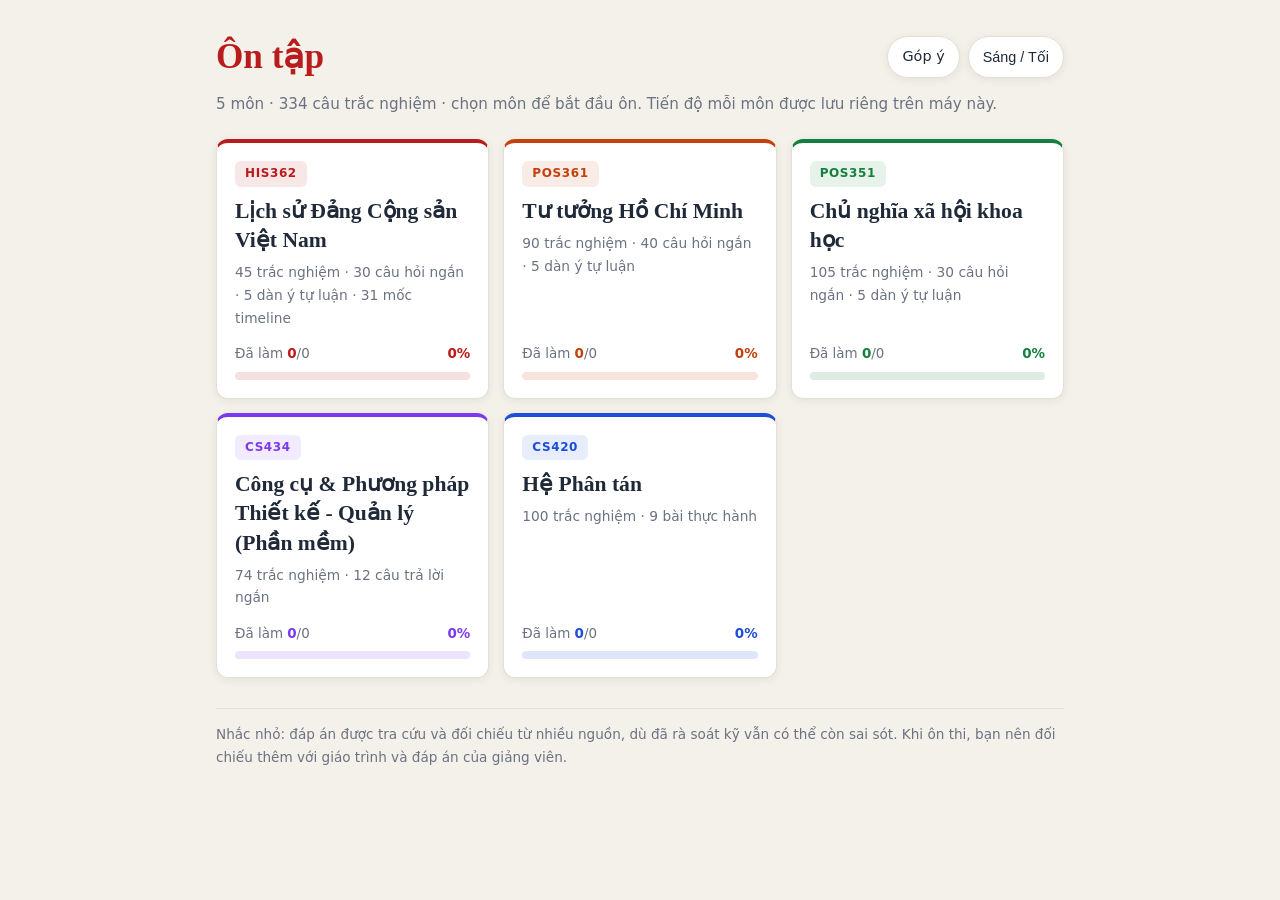
<file: index.html>
<!DOCTYPE html>
<html lang="vi">
<head>
<meta charset="UTF-8">
<meta name="viewport" content="width=device-width, initial-scale=1.0">
<title>Ôn tập</title>
<style>
:root{
  --bg:#f4f1ea; --card:#ffffff; --ink:#1f2937; --muted:#6b7280;
  --accent:#b91c1c; --line:#e5e0d5; --shadow:0 2px 10px rgba(0,0,0,.07);
}
body.dark{
  --bg:#141210; --card:#1f1c18; --ink:#e9e2d6; --muted:#a8a094;
  --accent:#f87171; --line:#38322a; --shadow:0 2px 10px rgba(0,0,0,.4);
}
*{box-sizing:border-box}
body{margin:0;font-family:"Segoe UI",system-ui,-apple-system,sans-serif;background:var(--bg);color:var(--ink);line-height:1.65}
.wrap{max-width:880px;margin:0 auto;padding:28px 16px 80px}
header.top{display:flex;align-items:center;justify-content:space-between;gap:10px;margin-bottom:4px}
h1{font-family:"Times New Roman",Times,serif;font-weight:700;font-size:2.2rem;margin:0;color:var(--accent)}
.sub{color:var(--muted);font-size:.95rem;margin:6px 0 22px}
.theme-btn{background:var(--card);border:1px solid var(--line);color:var(--ink);border-radius:999px;padding:8px 14px;cursor:pointer;font-size:.9rem;box-shadow:var(--shadow);text-decoration:none;display:inline-block}
.grid{display:grid;grid-template-columns:repeat(auto-fill,minmax(250px,1fr));gap:14px}
.card{display:flex;flex-direction:column;background:var(--card);border:1px solid var(--line);border-top:4px solid var(--ac);border-radius:12px;padding:18px;text-decoration:none;color:var(--ink);box-shadow:var(--shadow);transition:transform .15s,box-shadow .15s}
.card:hover{transform:translateY(-2px);box-shadow:0 6px 18px rgba(0,0,0,.1)}
.code{align-self:flex-start;font-size:.75rem;font-weight:700;letter-spacing:.6px;color:var(--ac);background:color-mix(in srgb,var(--ac) 10%,transparent);border-radius:6px;padding:3px 10px;margin-bottom:10px}
.card h2{font-family:"Times New Roman",Times,serif;font-weight:700;font-size:1.35rem;margin:0 0 6px;line-height:1.35}
.meta{font-size:.86rem;color:var(--muted);margin:0 0 14px}
.prog{margin-top:auto}
.prow{display:flex;justify-content:space-between;align-items:baseline;margin-bottom:6px}
.ptext{font-size:.84rem;color:var(--muted);margin:0}
.ptext b{color:var(--ac)}
.pct{font-size:.84rem;font-weight:700;color:var(--ac)}
.bar{height:8px;border-radius:99px;background:color-mix(in srgb,var(--ac) 14%,transparent);overflow:hidden}
.bar i{display:block;height:100%;width:0;background:var(--ac);border-radius:99px;transition:width .4s}
.note{margin-top:30px;font-size:.85rem;color:var(--muted);border-top:1px solid var(--line);padding-top:14px}
</style>
</head>
<body>
<div class="wrap">
  <header class="top">
    <h1>Ôn tập</h1>
    <div style="display:flex;gap:8px">
      <a class="theme-btn" href="app/#his362?tab=gopy&mon=all" title="Góp ý / Báo lỗi">Góp ý</a>
      <button class="theme-btn" id="themeBtn" title="Đổi giao diện sáng/tối">Sáng / Tối</button>
    </div>
  </header>
  <p class="sub">5 môn &middot; 334 câu trắc nghiệm &middot; chọn môn để bắt đầu ôn. Tiến độ mỗi môn được lưu riêng trên máy này.</p>
  <div class="grid" id="grid"></div>
  <p class="note">Nhắc nhỏ: đáp án được tra cứu và đối chiếu từ nhiều nguồn, dù đã rà soát kỹ vẫn có thể còn sai sót. Khi ôn thi, bạn nên đối chiếu thêm với giáo trình và đáp án của giảng viên.</p>
</div>
<script>
const SUBJECTS=[
 {code:"HIS362",name:"Lịch sử Đảng Cộng sản Việt Nam",href:"app/#his362",ac:"#b91c1c",key:"lsd-quiz-v1", stats:"45 trắc nghiệm · 30 câu hỏi ngắn · 5 dàn ý tự luận · 31 mốc timeline"},
 {code:"POS361",name:"Tư tưởng Hồ Chí Minh",href:"app/#pos361",ac:"#c2410c",key:"hcm-quiz-v1", stats:"90 trắc nghiệm · 40 câu hỏi ngắn · 5 dàn ý tự luận"},
 {code:"POS351",name:"Chủ nghĩa xã hội khoa học",href:"app/#pos351",ac:"#15803d",key:"cnxh-quiz-v1",stats:"105 trắc nghiệm · 30 câu hỏi ngắn · 5 dàn ý tự luận"},
 {code:"CS434",name:"Công cụ & Phương pháp Thiết kế - Quản lý (Phần mềm)",href:"app/#cs434",ac:"#7c3aed",key:"cs434-quiz-v1",stats:"74 trắc nghiệm · 12 câu trả lời ngắn"},
 {code:"CS420",name:"Hệ Phân tán",href:"app/#cs420",ac:"#1d4ed8",key:"cs420-quiz-v1",stats:"100 trắc nghiệm · 9 bài thực hành"}
];
const grid=document.getElementById("grid");
SUBJECTS.forEach(s=>{
  let done=0,total=0;
  try{
    const d=JSON.parse(localStorage.getItem(s.key)||"null");
    if(d){done=(d.done||[]).length;total=d.n||0;}
  }catch(e){}
  const pct=total?Math.round(done/total*100):0;
  const el=document.createElement("a");
  el.className="card"; el.href=s.href; el.style.setProperty("--ac",s.ac);
  el.innerHTML='<span class="code">'+s.code+'</span><h2>'+s.name+'</h2>'
    +'<p class="meta">'+s.stats+'</p>'
    +'<div class="prog"><div class="prow"><p class="ptext">Đã làm <b>'+done+'</b>/'+total+'</p><span class="pct">'+pct+'%</span></div>'
    +'<div class="bar"><i style="width:'+pct+'%"></i></div></div>';
  grid.appendChild(el);
});
const btn=document.getElementById("themeBtn");
btn.onclick=()=>{document.body.classList.toggle("dark");
  try{localStorage.setItem("study-theme",document.body.classList.contains("dark")?"d":"l");}catch(e){}};
try{if(localStorage.getItem("study-theme")==="d")document.body.classList.add("dark");}catch(e){}
</script>
</body>
</html>
</file>
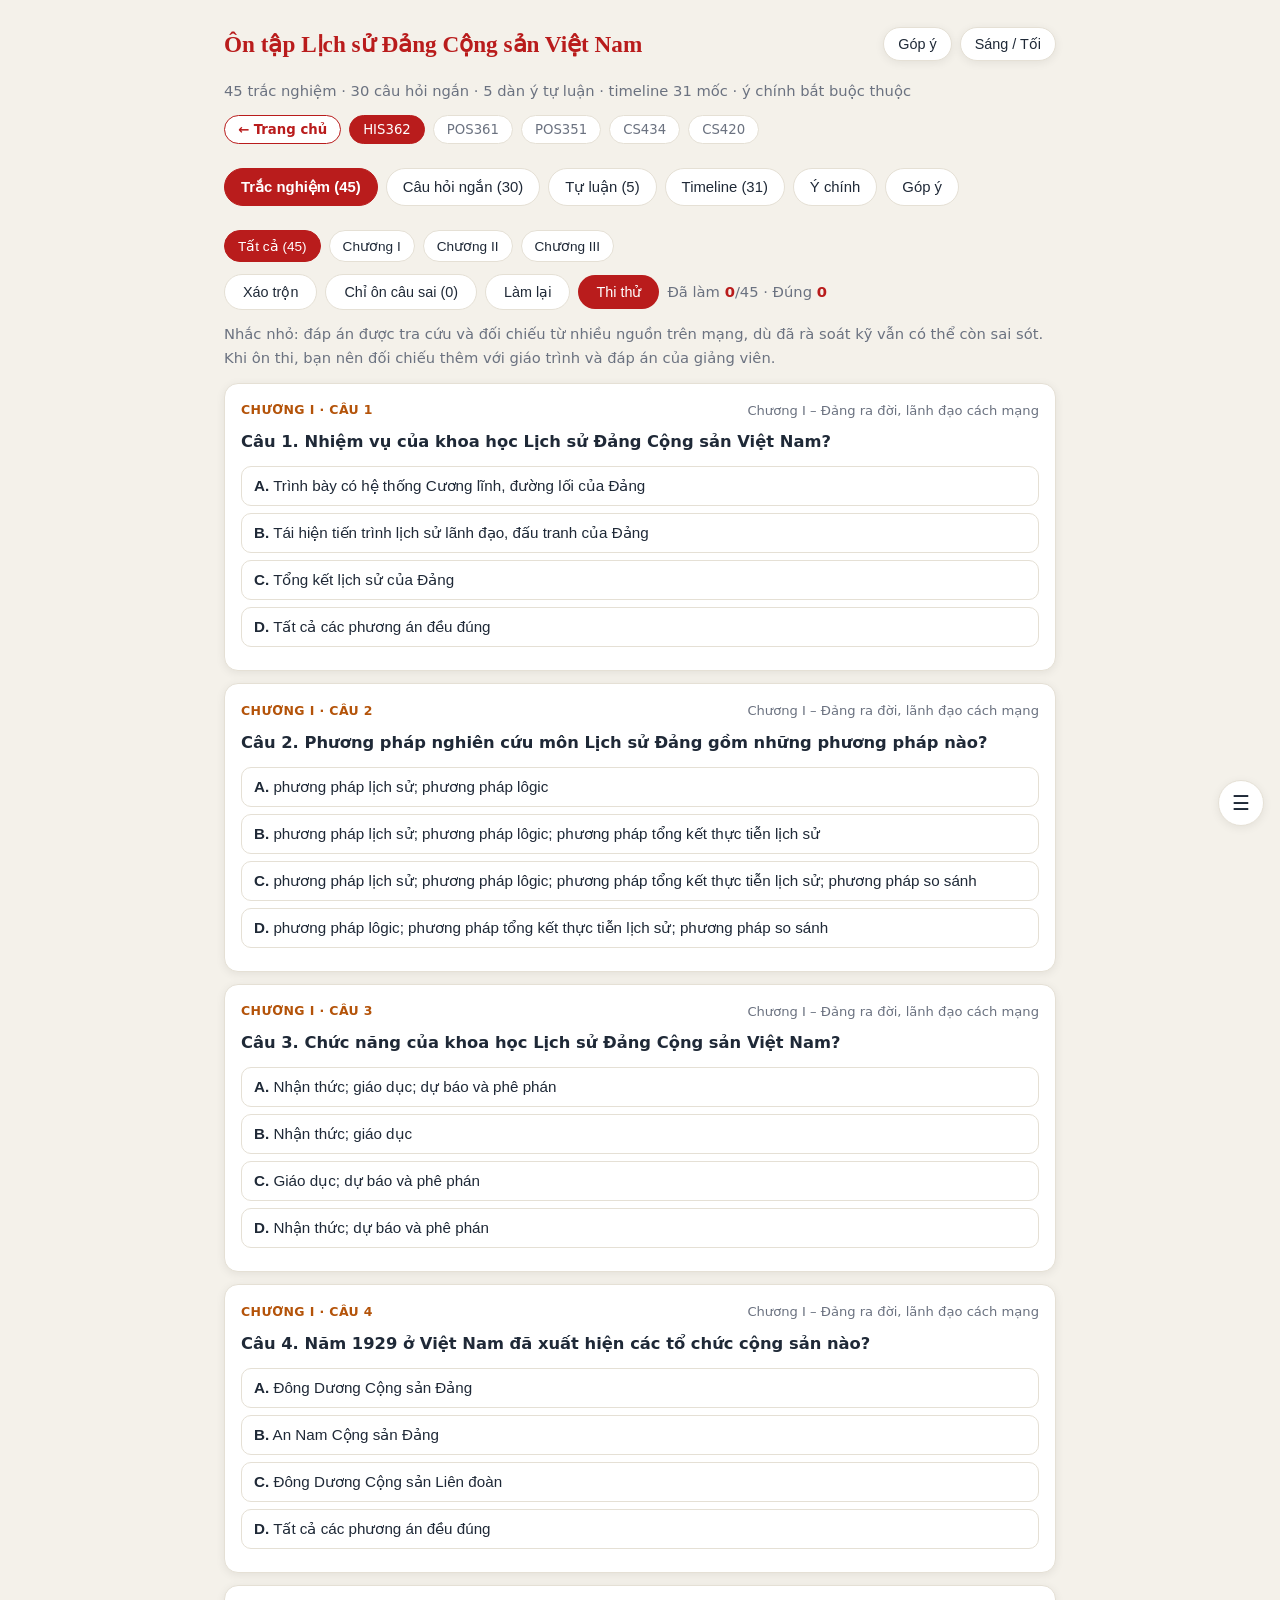
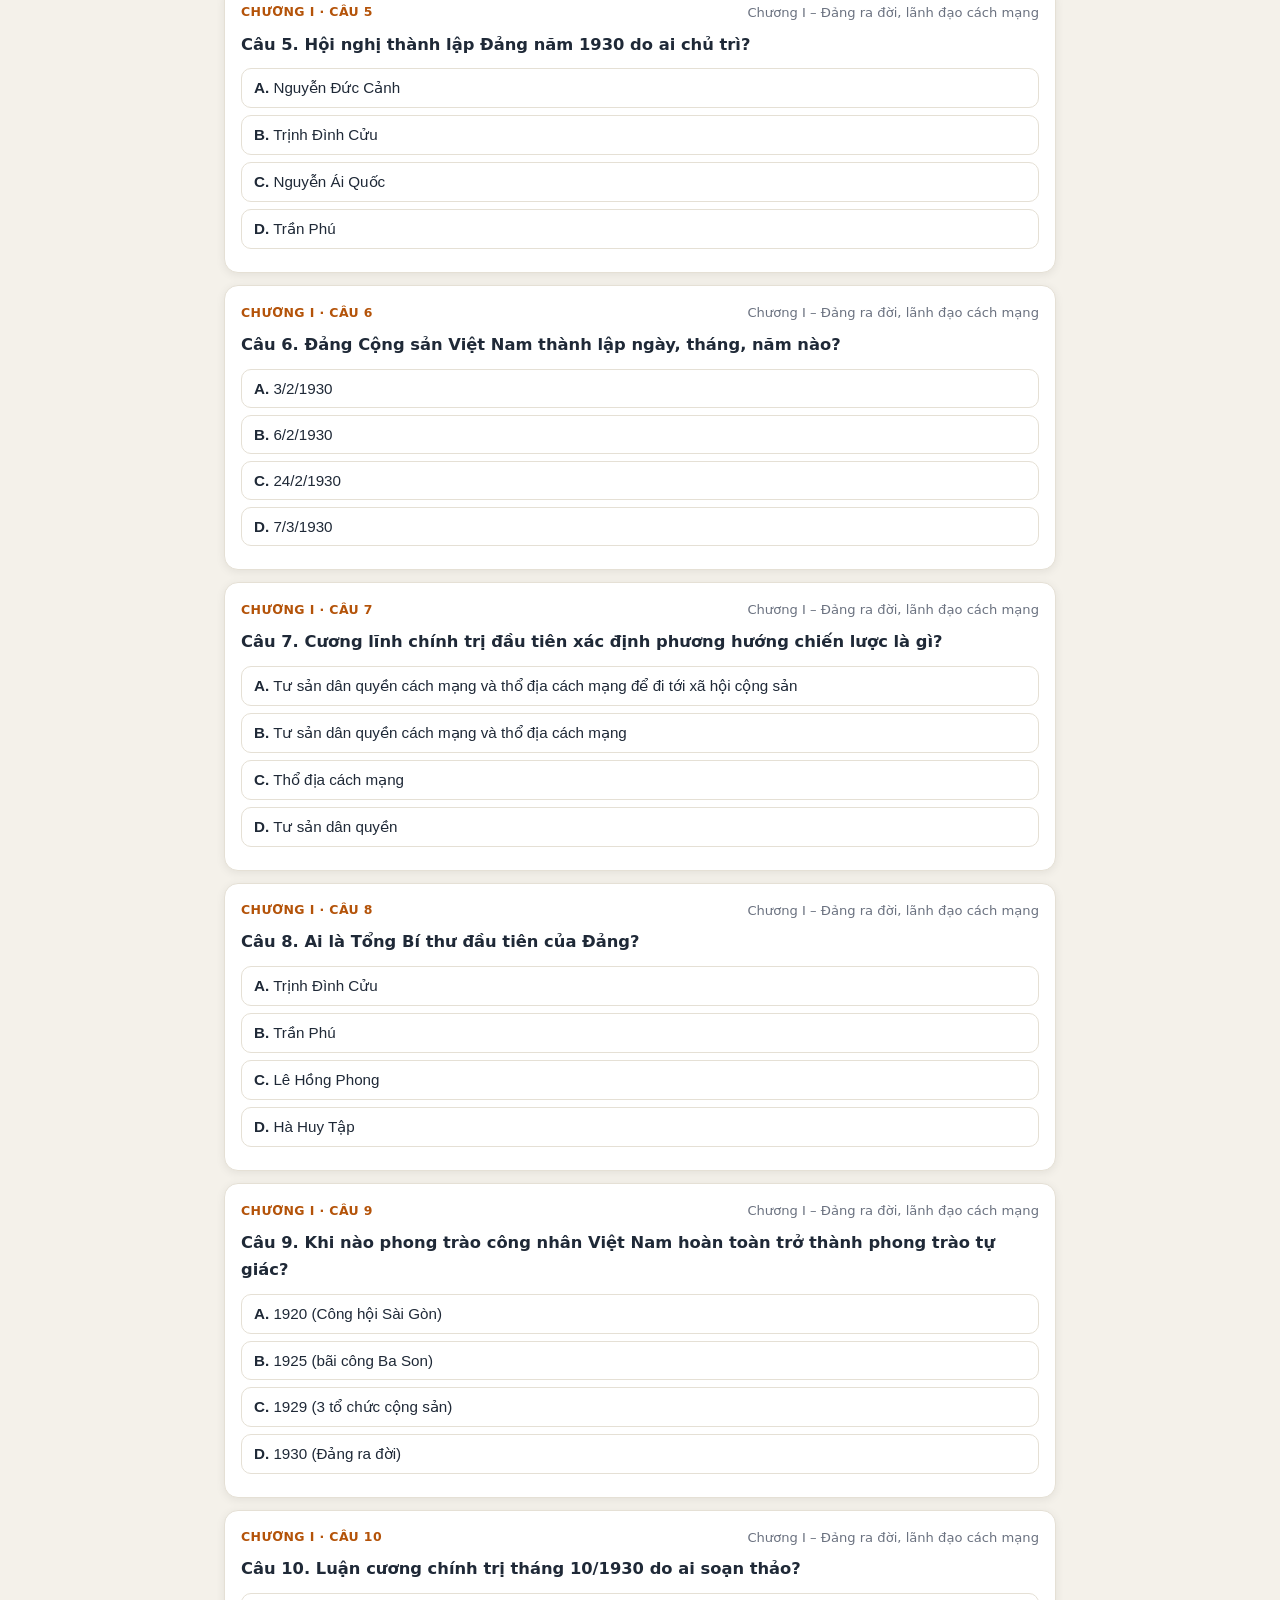
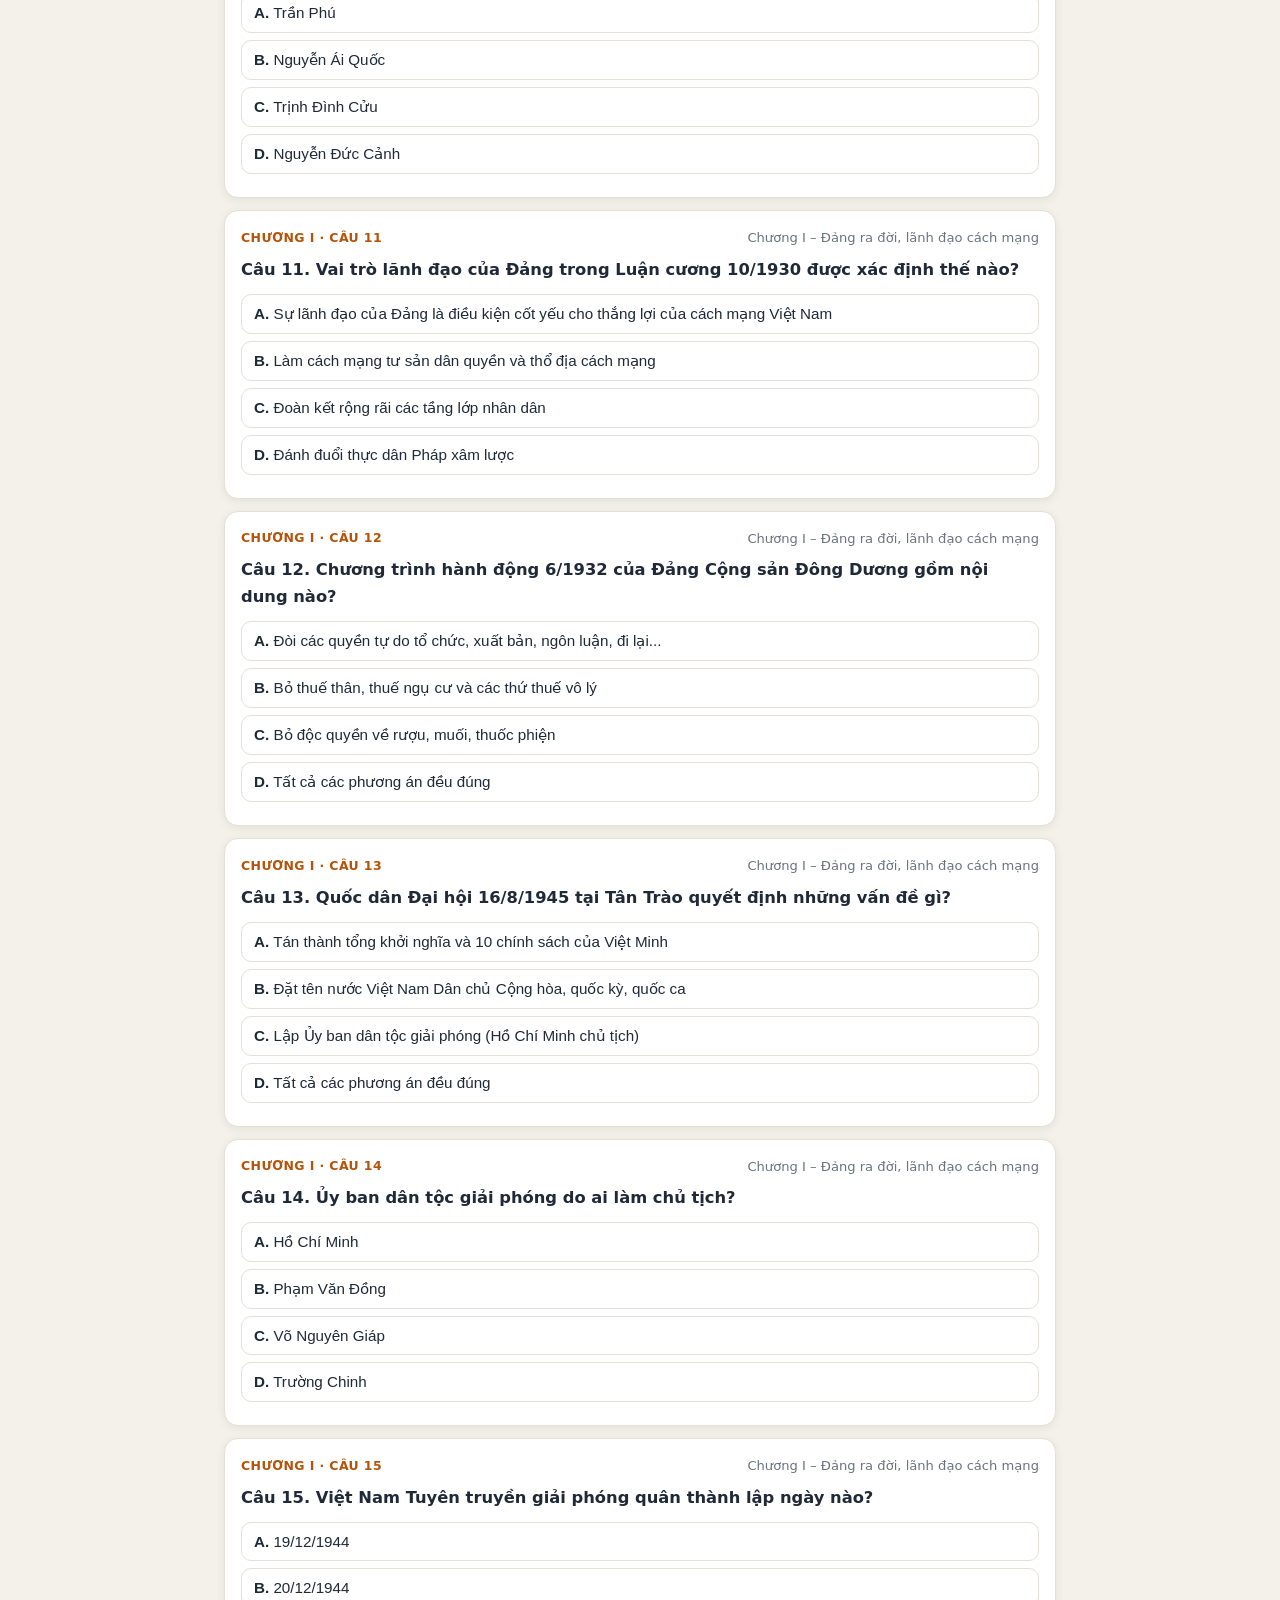
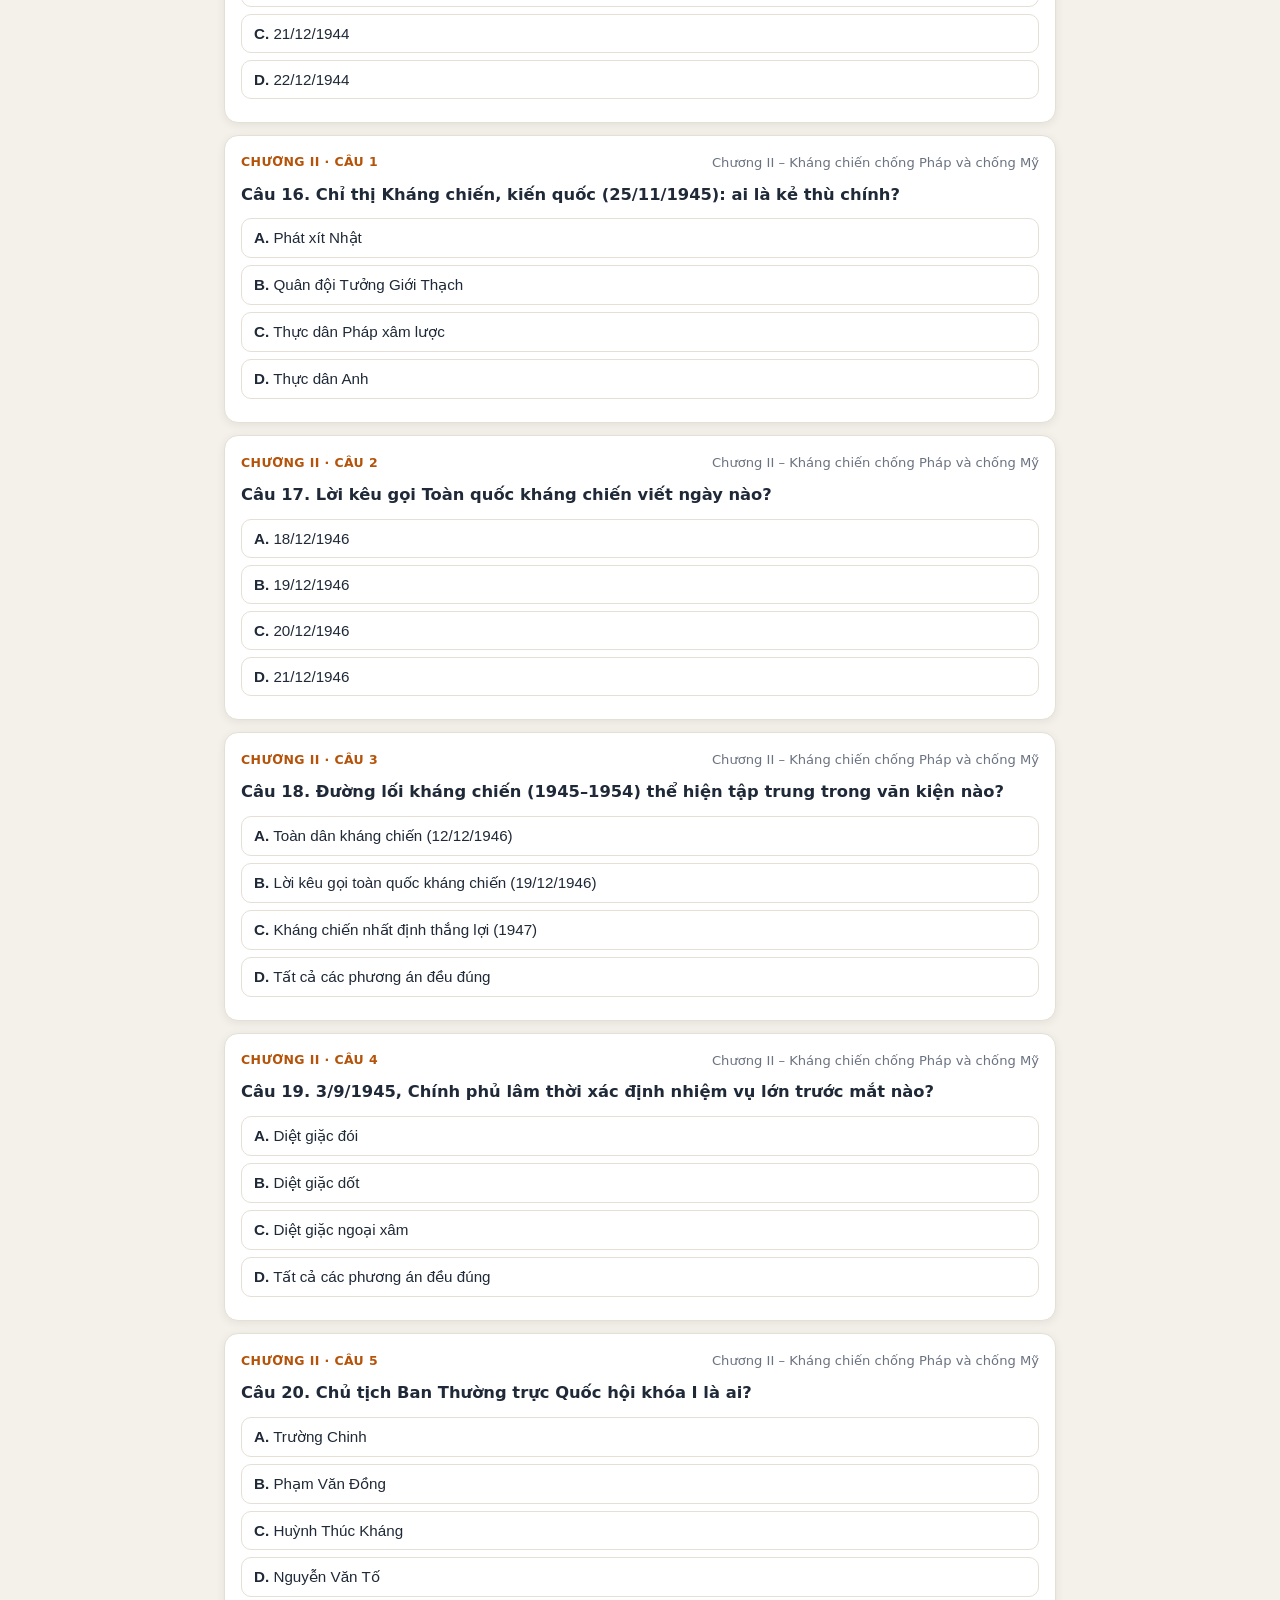
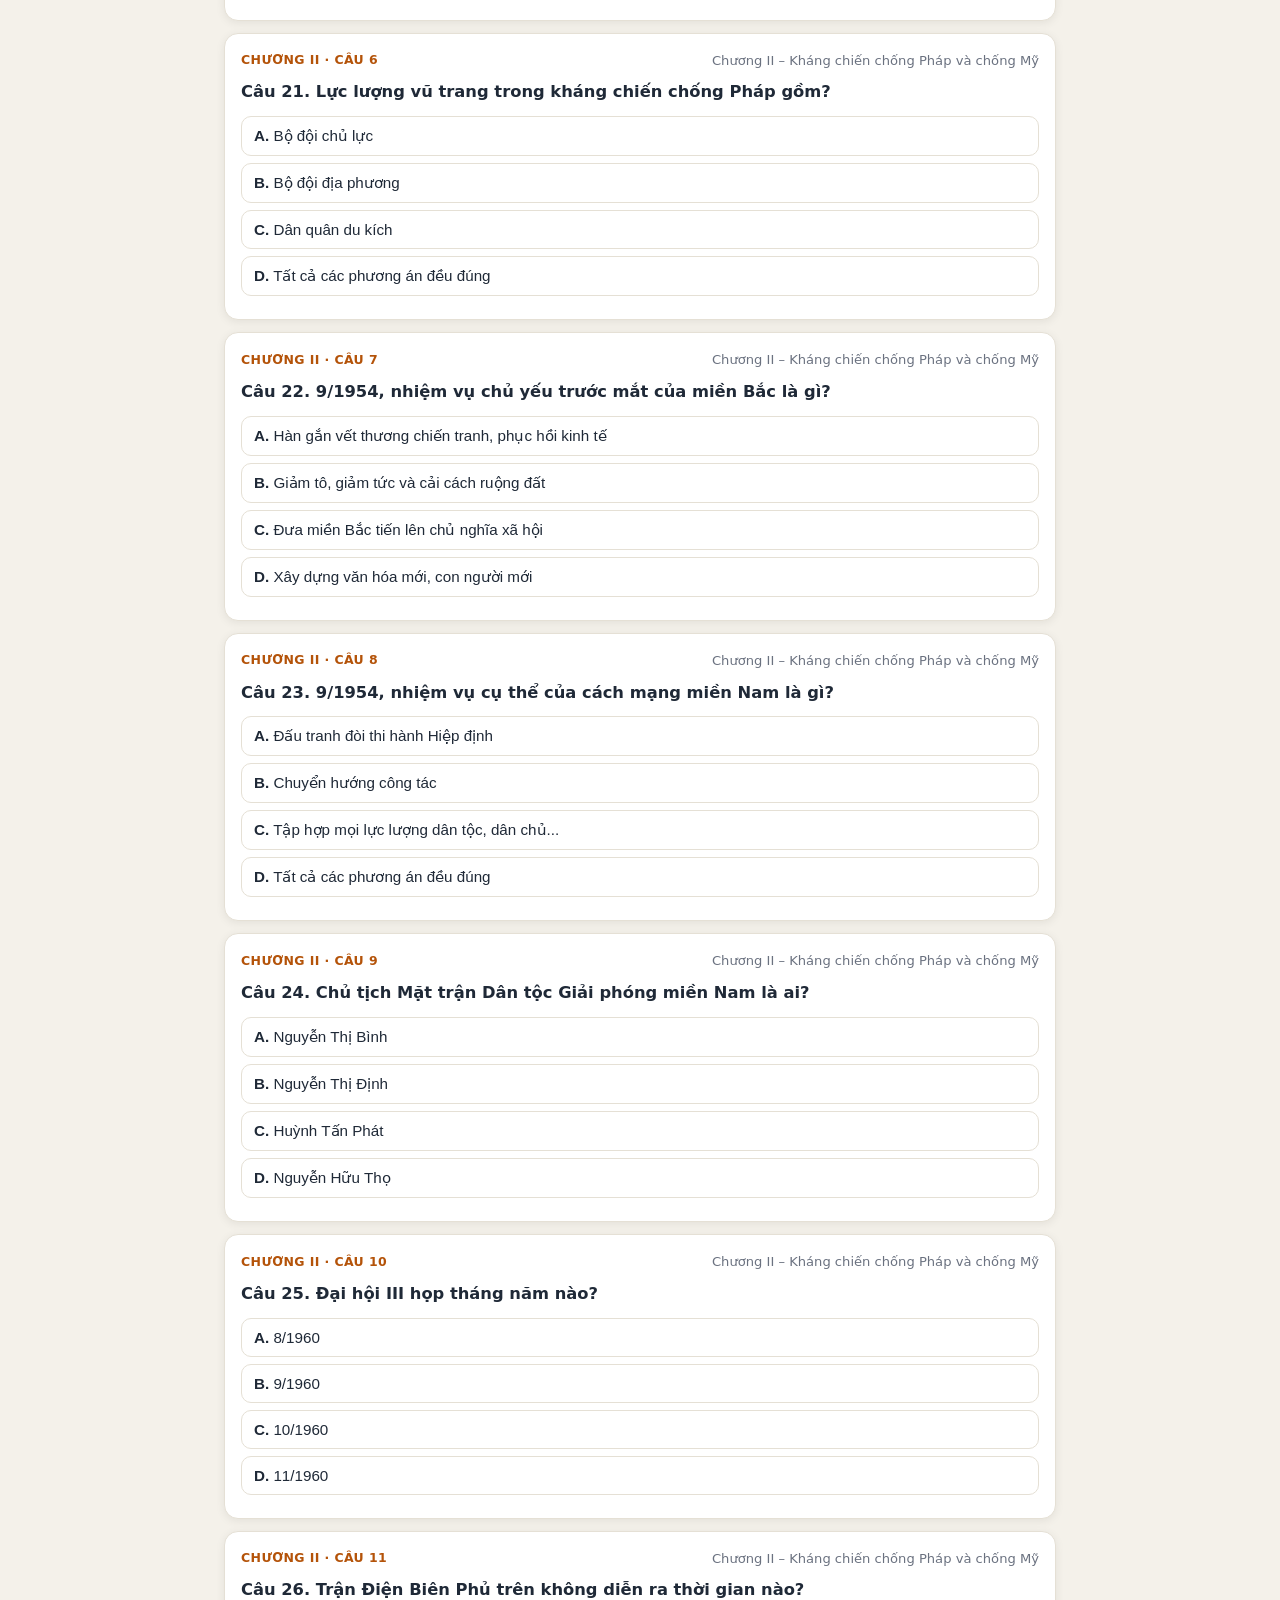
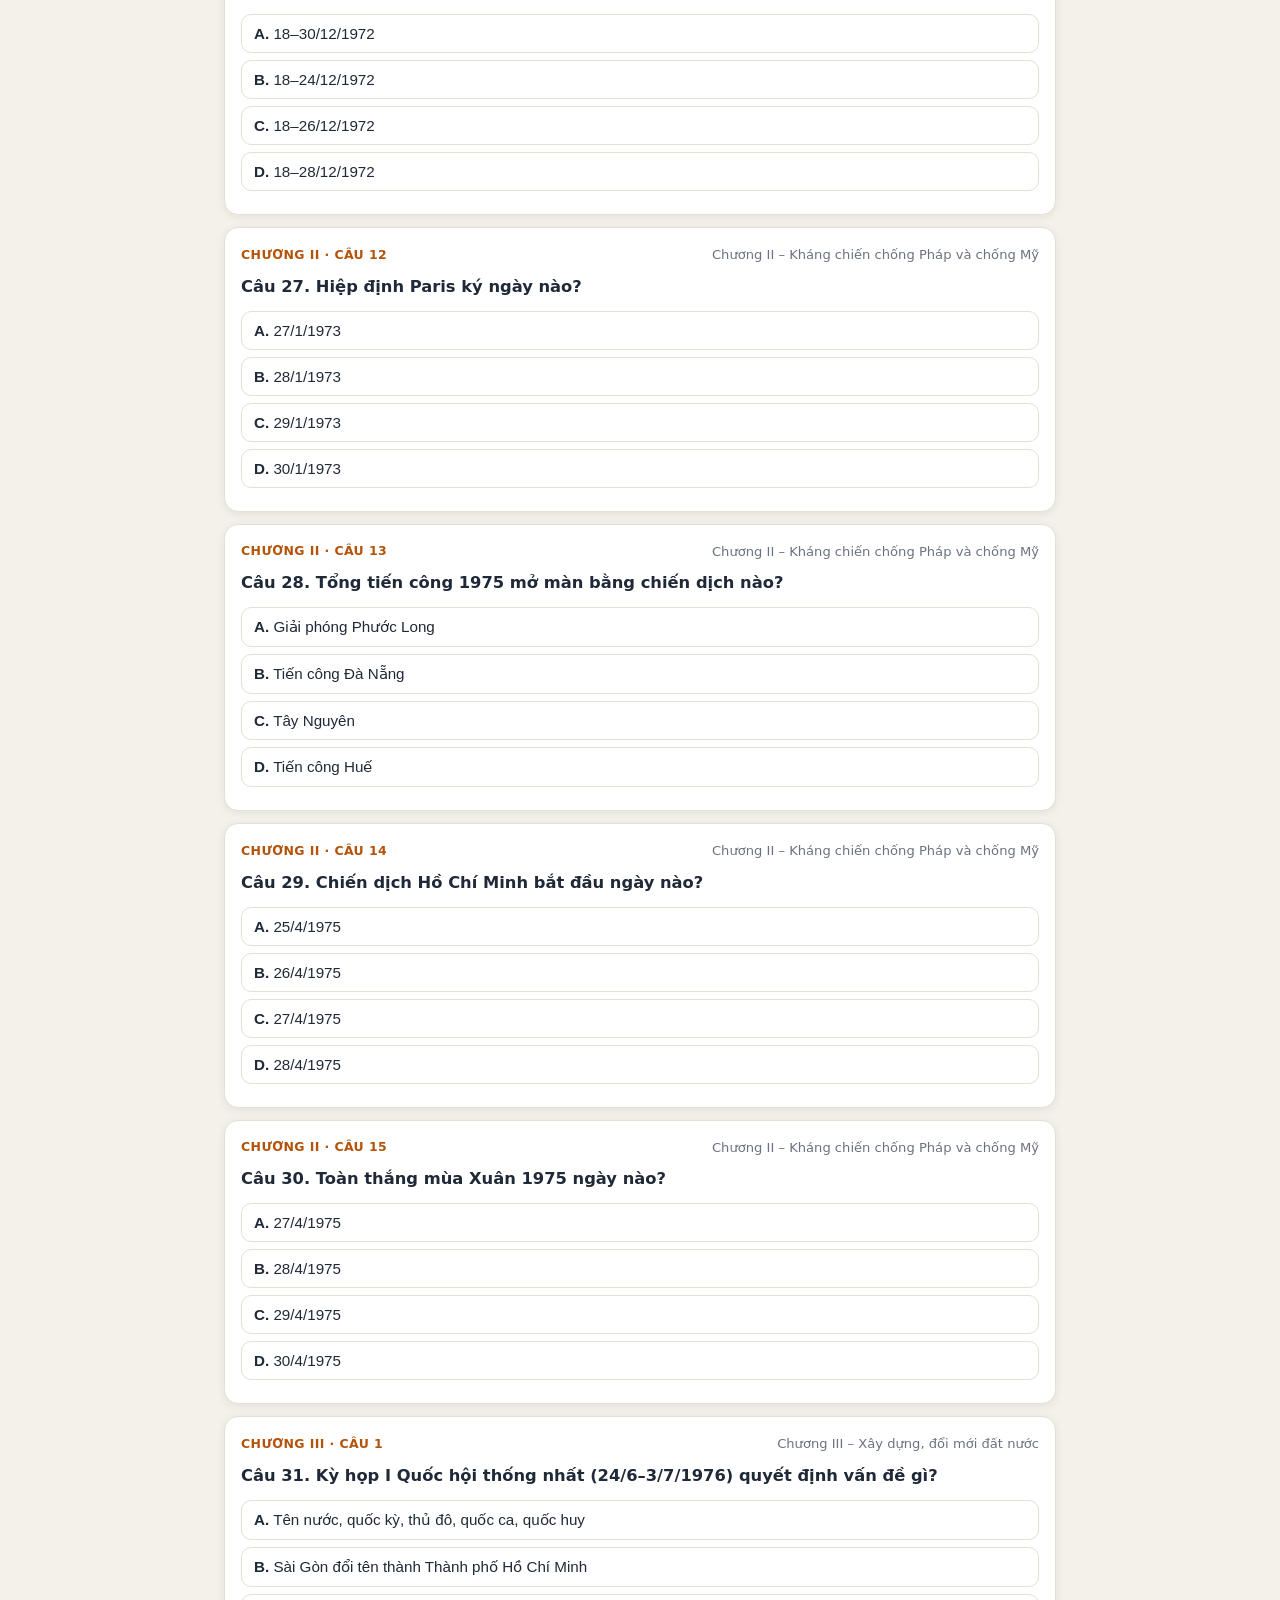
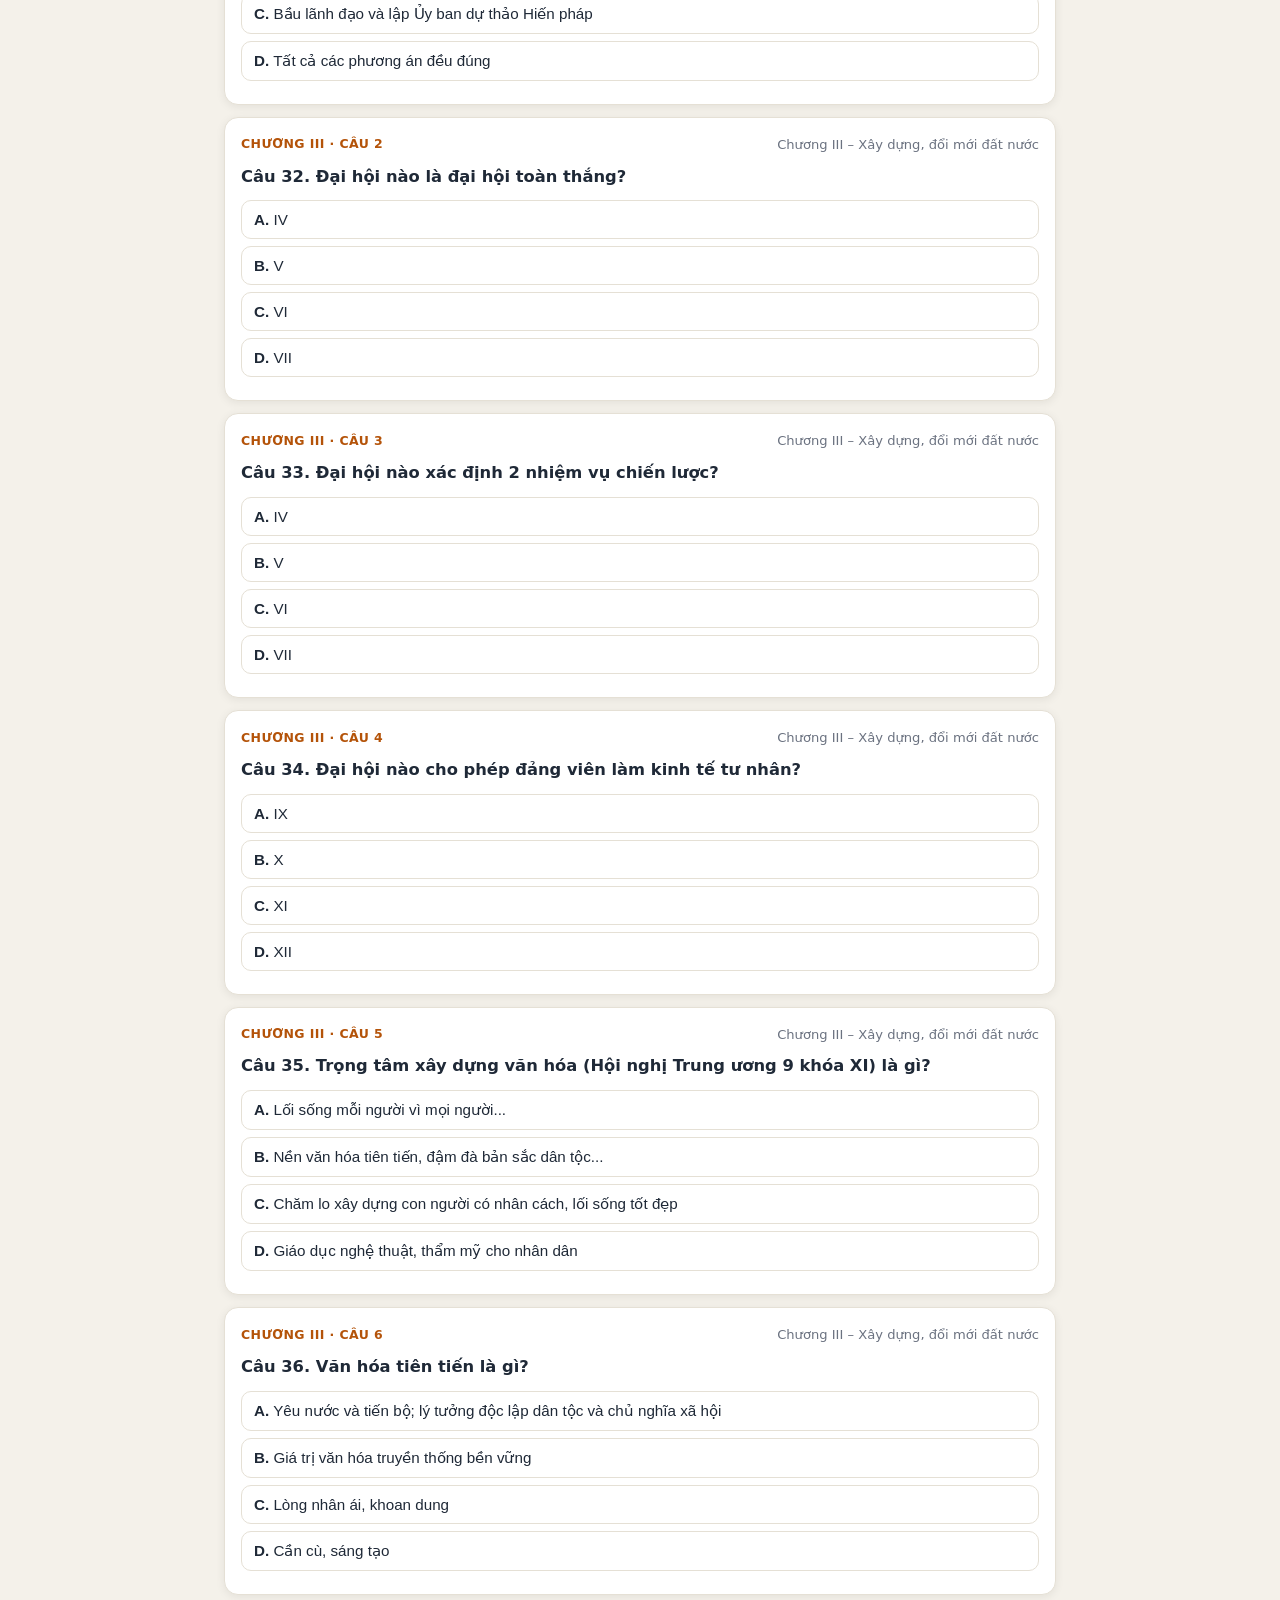
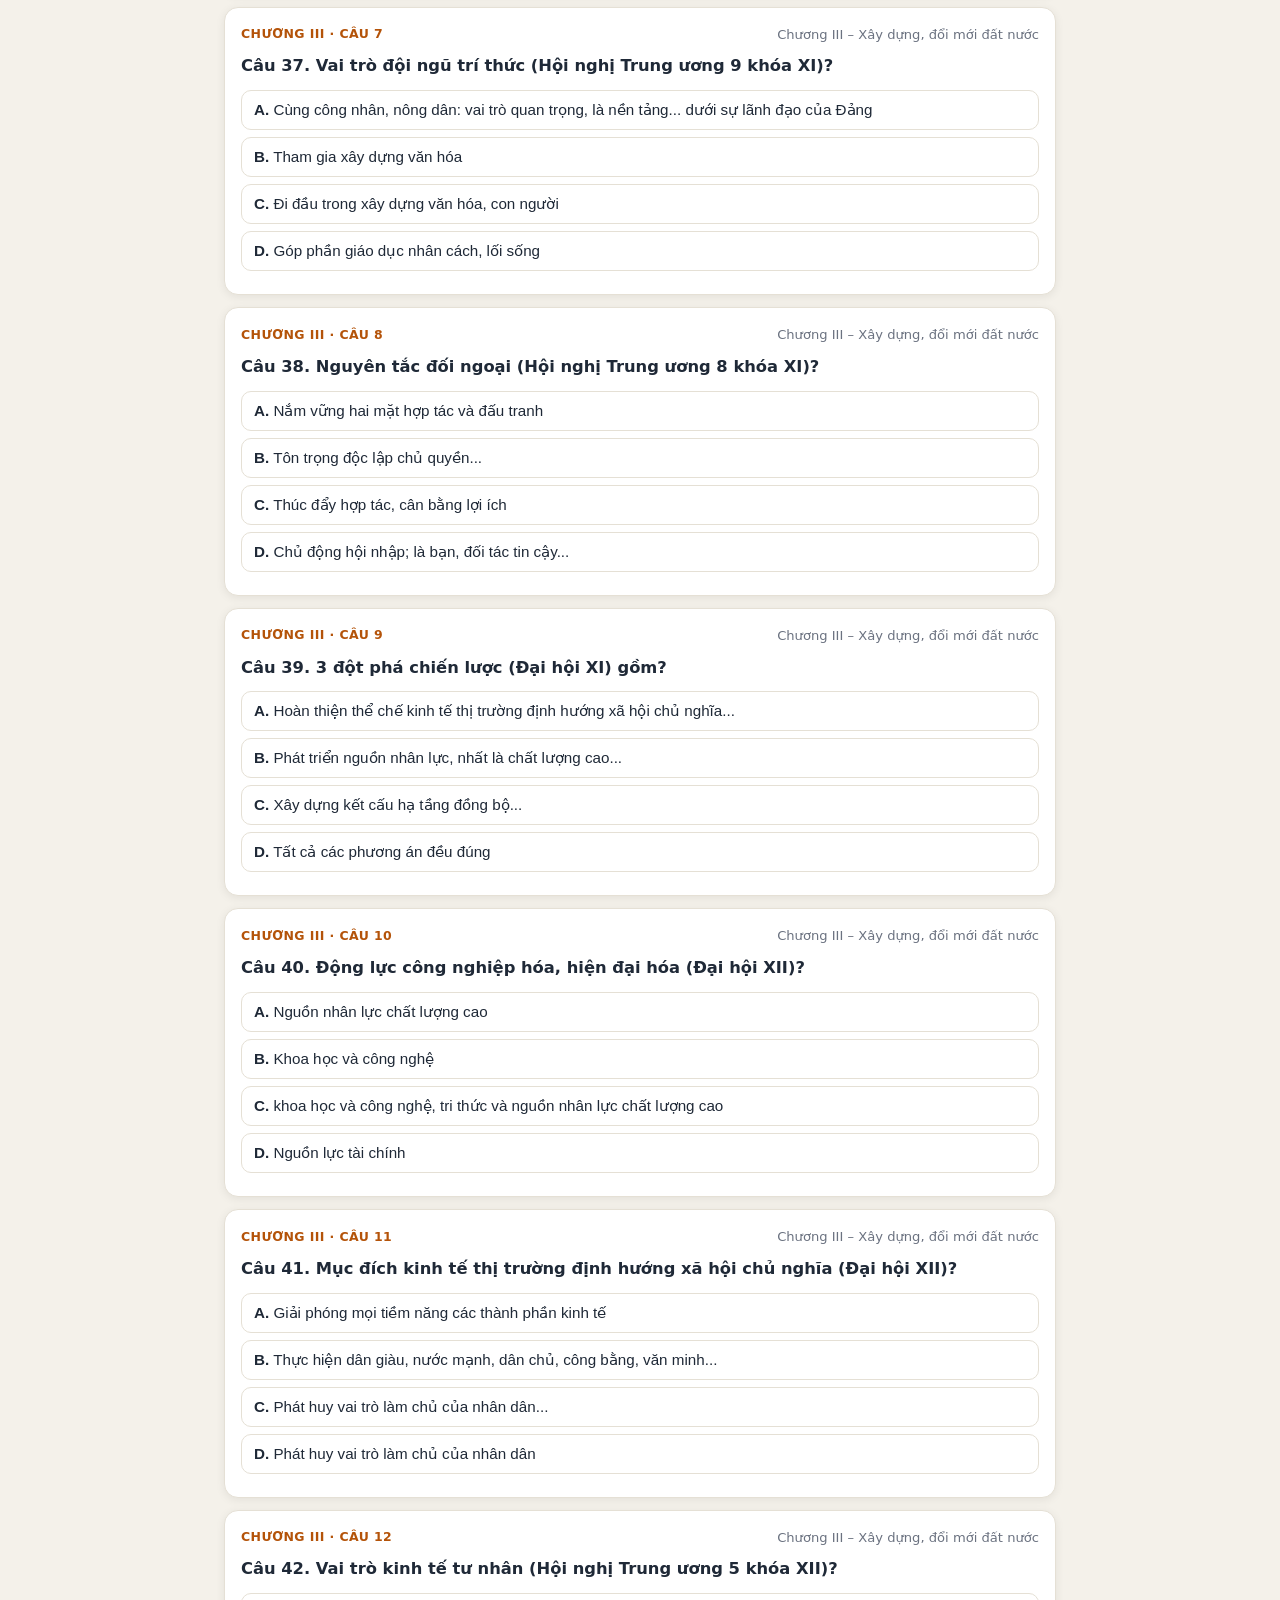
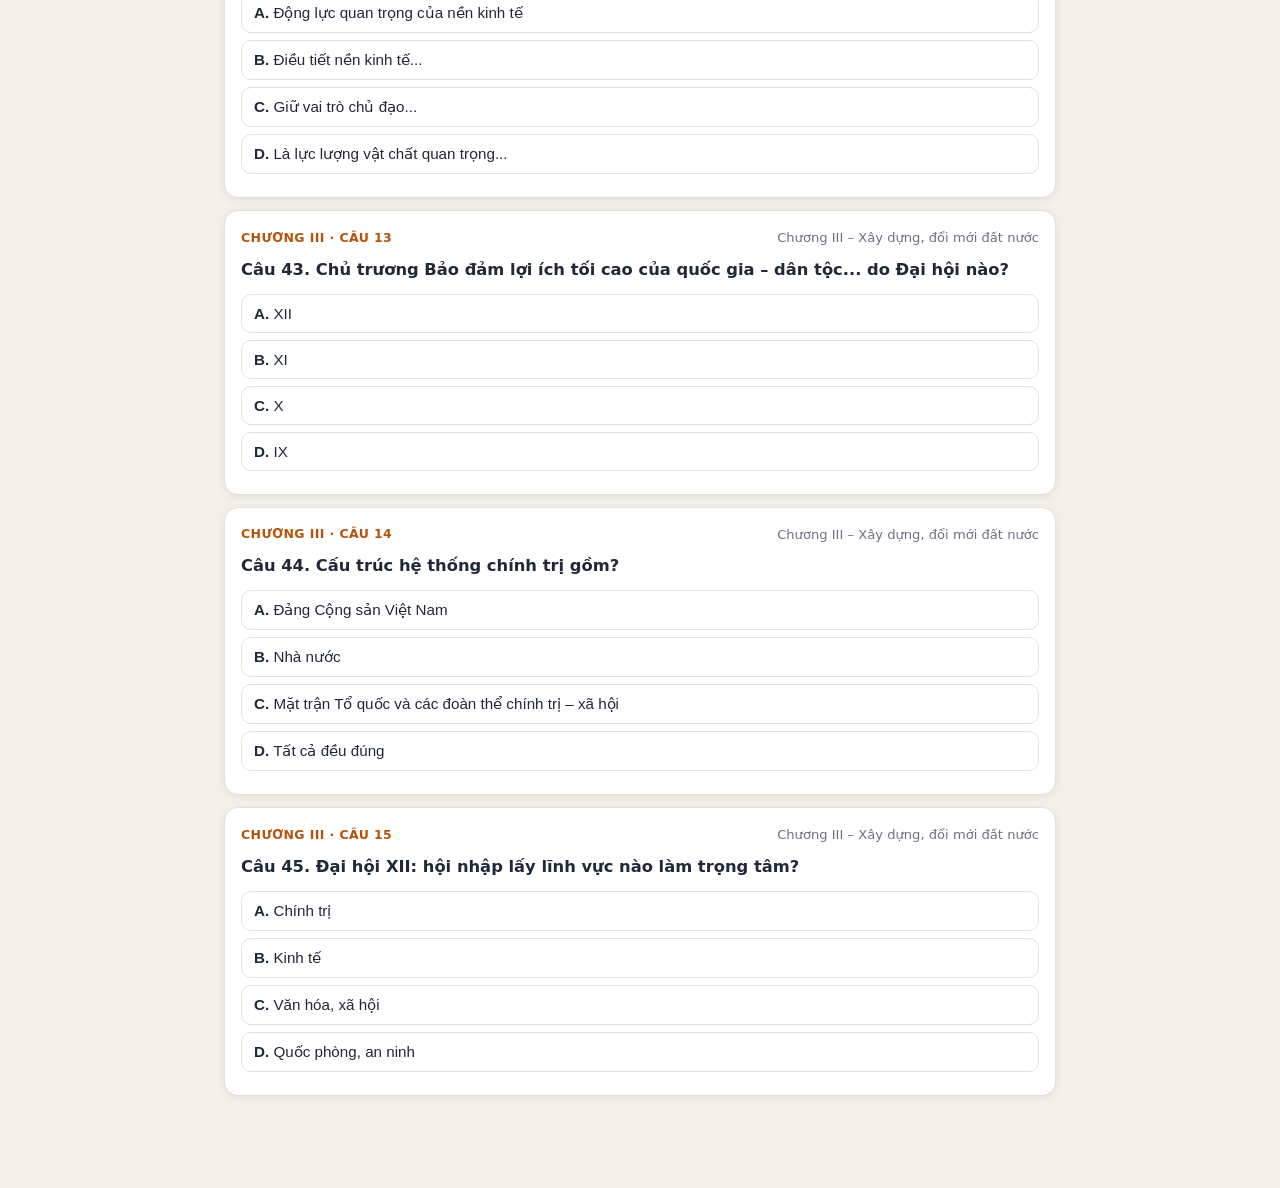
<file: app/index.html>
<!DOCTYPE html>
<html lang="vi">
<head>
<meta charset="UTF-8">
<meta name="viewport" content="width=device-width, initial-scale=1.0">
<title>Ôn tập</title>
<link rel="stylesheet" href="style.css?v=2">
</head>
<body>
<div class="wrap">
<header class="top">
  <h1 id="appTitle">Ôn tập</h1>
  <div class="top-actions">
    <button class="theme-btn" id="fbOpenTop" title="Góp ý / Báo lỗi">Góp ý</button>
    <button class="theme-btn" id="themeBtn" title="Đổi giao diện sáng/tối">Sáng / Tối</button>
  </div>
</header>
<p class="sub" id="appSub"></p>
<nav class="subjnav" id="subjNav"></nav>

<nav class="tabs" id="tabBar"></nav>

<!-- ============ QUIZ ============ -->
<section class="panel active" id="panel-quiz">
  <div class="chips" id="chapChips"></div>
  <div class="toolbar">
    <button class="btn ghost" id="shuffleBtn">Xáo trộn</button>
    <button class="btn ghost" id="wrongBtn">Chỉ ôn câu sai (<span id="wrongCount">0</span>)</button>
    <button class="btn ghost" id="resetBtn">Làm lại</button><button class="btn" id="examBtn">Thi thử</button>
    <span class="score" id="scoreLine">Đã làm <b>0</b>/0 &middot; Đúng <b>0</b></span>
  </div>
  <p class="sub">Nhắc nhỏ: đáp án được tra cứu và đối chiếu từ nhiều nguồn trên mạng, dù đã rà soát kỹ vẫn có thể còn sai sót. Khi ôn thi, bạn nên đối chiếu thêm với giáo trình và đáp án của giảng viên.</p>
  <div id="quizList"></div>
<div id="examRoot" style="display:none">
  <div class="card" id="exSetup">
    <h3 class="exh">Thi thử trắc nghiệm</h3>
    <p class="sub" style="margin:0 0 4px">Mặc định: 30 câu / 30 phút. Bạn chỉnh lại tùy ý.</p>
    <label class="lbl" for="exNum">Số câu hỏi (tối đa <span id="exMax">0</span>)</label>
    <input type="number" id="exNum" min="1" value="30">
    <label class="lbl" for="exMin">Thời gian (phút)</label>
    <input type="number" id="exMin" min="1" value="30">
    <div class="toolbar">
      <button class="btn" id="exStart">Bắt đầu thi</button>
      <button class="btn ghost" id="exCancel">Đóng</button>
    </div>
    <div class="exhist" id="exHist"></div>
  </div>
  <div id="exRun" style="display:none">
    <div class="extop"><span class="extimer" id="exTimer">30:00</span><button class="btn" id="exSubmit">Nộp bài</button></div>
    <div class="exgrid" id="exGrid"></div>
    <div class="card" id="exQ"></div>
    <div class="toolbar">
      <button class="btn ghost" id="exPrev">&larr; Câu trước</button>
      <button class="btn ghost" id="exNext">Câu tiếp &rarr;</button>
      <button class="btn ghost" id="exQuit">Thoát</button>
    </div>
  </div>
  <div id="exResult" style="display:none"></div>
</div>

</section>

<!-- ============ CÂU HỎI NGẮN ============ -->
<section class="panel" id="panel-flash">
  <div class="toolbar">
    <button class="btn ghost" id="fcShuffle">Xáo trộn thứ tự</button>
    <span class="score">Đáp án hiện ngay bên dưới mỗi câu hỏi</span>
  </div>
  <div id="flashList"></div>
</section>

<!-- ============ TỰ LUẬN / BÀI THỰC HÀNH ============ -->
<section class="panel" id="panel-essay">
  <p class="sub"></p>
  <div id="essayList"></div>
</section>

<!-- ============ TIMELINE ============ -->
<section class="panel" id="panel-timeline">
  <div class="card">
    <h3 style="margin-top:0">Dòng thời gian 1925 – 2016</h3>
    <div class="tl" id="tlList"></div>
  </div>
</section>

<!-- ============ Ý CHÍNH ============ -->
<section class="panel" id="panel-keys"></section>
<!-- ============ GÓP Ý ============ -->
<section class="panel" id="panel-gopy">
  <div class="card">
    <h3 style="margin-top:0">Góp ý / Báo lỗi</h3>
    <p class="sub" style="margin:0 0 4px">Thấy đáp án sai, nội dung thiếu hay muốn thêm tính năng gì — Bạn cứ ghi vào đây.</p>
    <form id="fbForm">
      <label class="lbl" for="fbName">Tên của Bạn (không bắt buộc)</label>
      <input type="text" id="fbName" placeholder="Ẩn danh cũng được">
      <label class="lbl" for="fbKind">Loại góp ý</label>
      <select id="fbKind">
        <option>Báo lỗi đáp án</option>
        <option>Góp ý nội dung</option>
        <option>Đề xuất tính năng</option>
        <option>Khác</option>
      </select>
      <label class="lbl" for="fbSubj">Môn</label>
      <select id="fbSubj"></select>
      <label class="lbl" for="fbBody">Nội dung</label>
      <textarea id="fbBody" rows="5" required placeholder="Bạn thấy sai ở đâu, muốn thêm gì..."></textarea>
      <label class="lbl" for="fbImg">Ảnh đính kèm (không bắt buộc)</label>
      <input type="file" id="fbImg" accept="image/*">
      <img id="fbImgPrev" alt="Ảnh đính kèm">
      <p class="fb-img-note" id="fbImgNote"></p>
      <div class="toolbar"><button class="btn" type="submit">Gửi góp ý</button></div>
      <p class="sub" id="fbNote" style="margin:6px 0 0">Gửi bằng ứng dụng email trên máy của Bạn.</p>
    </form>
  </div>
</section>
</div>

<button id="toTop" title="Lên đầu trang" aria-label="Lên đầu trang">↑</button>
<button id="qNavFab" title="Mục lục câu hỏi" aria-label="Mục lục câu hỏi">☰</button>
<div id="qNavOverlay"><div id="qNavPopup" role="dialog" aria-label="Mục lục câu hỏi"><div class="qnav-head"><b id="qNavTitle">Mục lục</b><button id="qNavClose" aria-label="Đóng">✕</button></div><div id="qNav"></div></div></div>
<script>
/* Chon mon theo hash: #his362, #pos361, #pos351, #cs434, #cs420 */
(function(){
  var MONS=["his362","pos361","pos351","cs434","cs420"];
  var h=(location.hash||"").replace("#","").split("?");
  var m=h[0];
  if(MONS.indexOf(m)<0)m="his362";
  window.APP_MON=m;
  window.APP_PARAMS={};
  if(h[1])h[1].split("&").forEach(function(kv){var p=kv.split("=");window.APP_PARAMS[p[0]]=decodeURIComponent(p[1]||"");});
  document.write('<script src="../data/'+m+'.js"><\/script>');
})();
</script>
<script src="app.js"></script>
<script src="exam.js"></script>
</body>
</html>
</file>
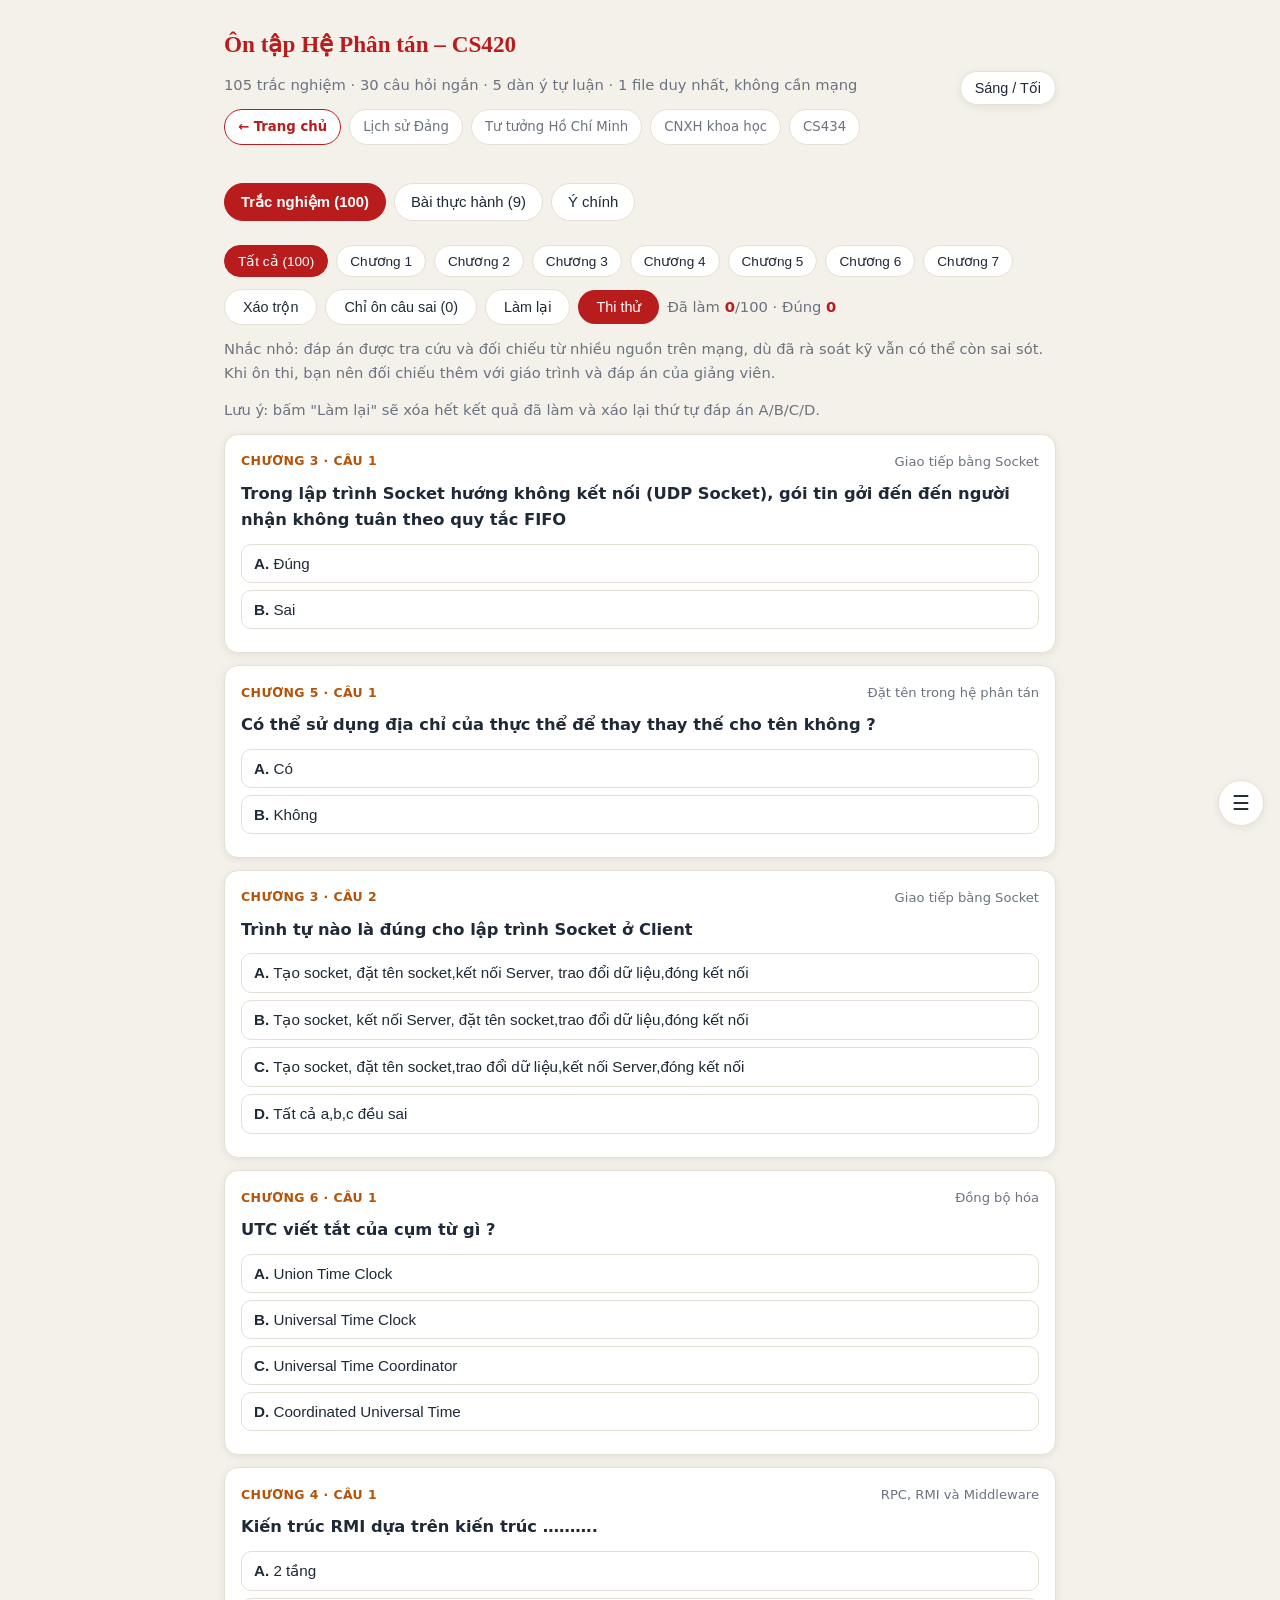
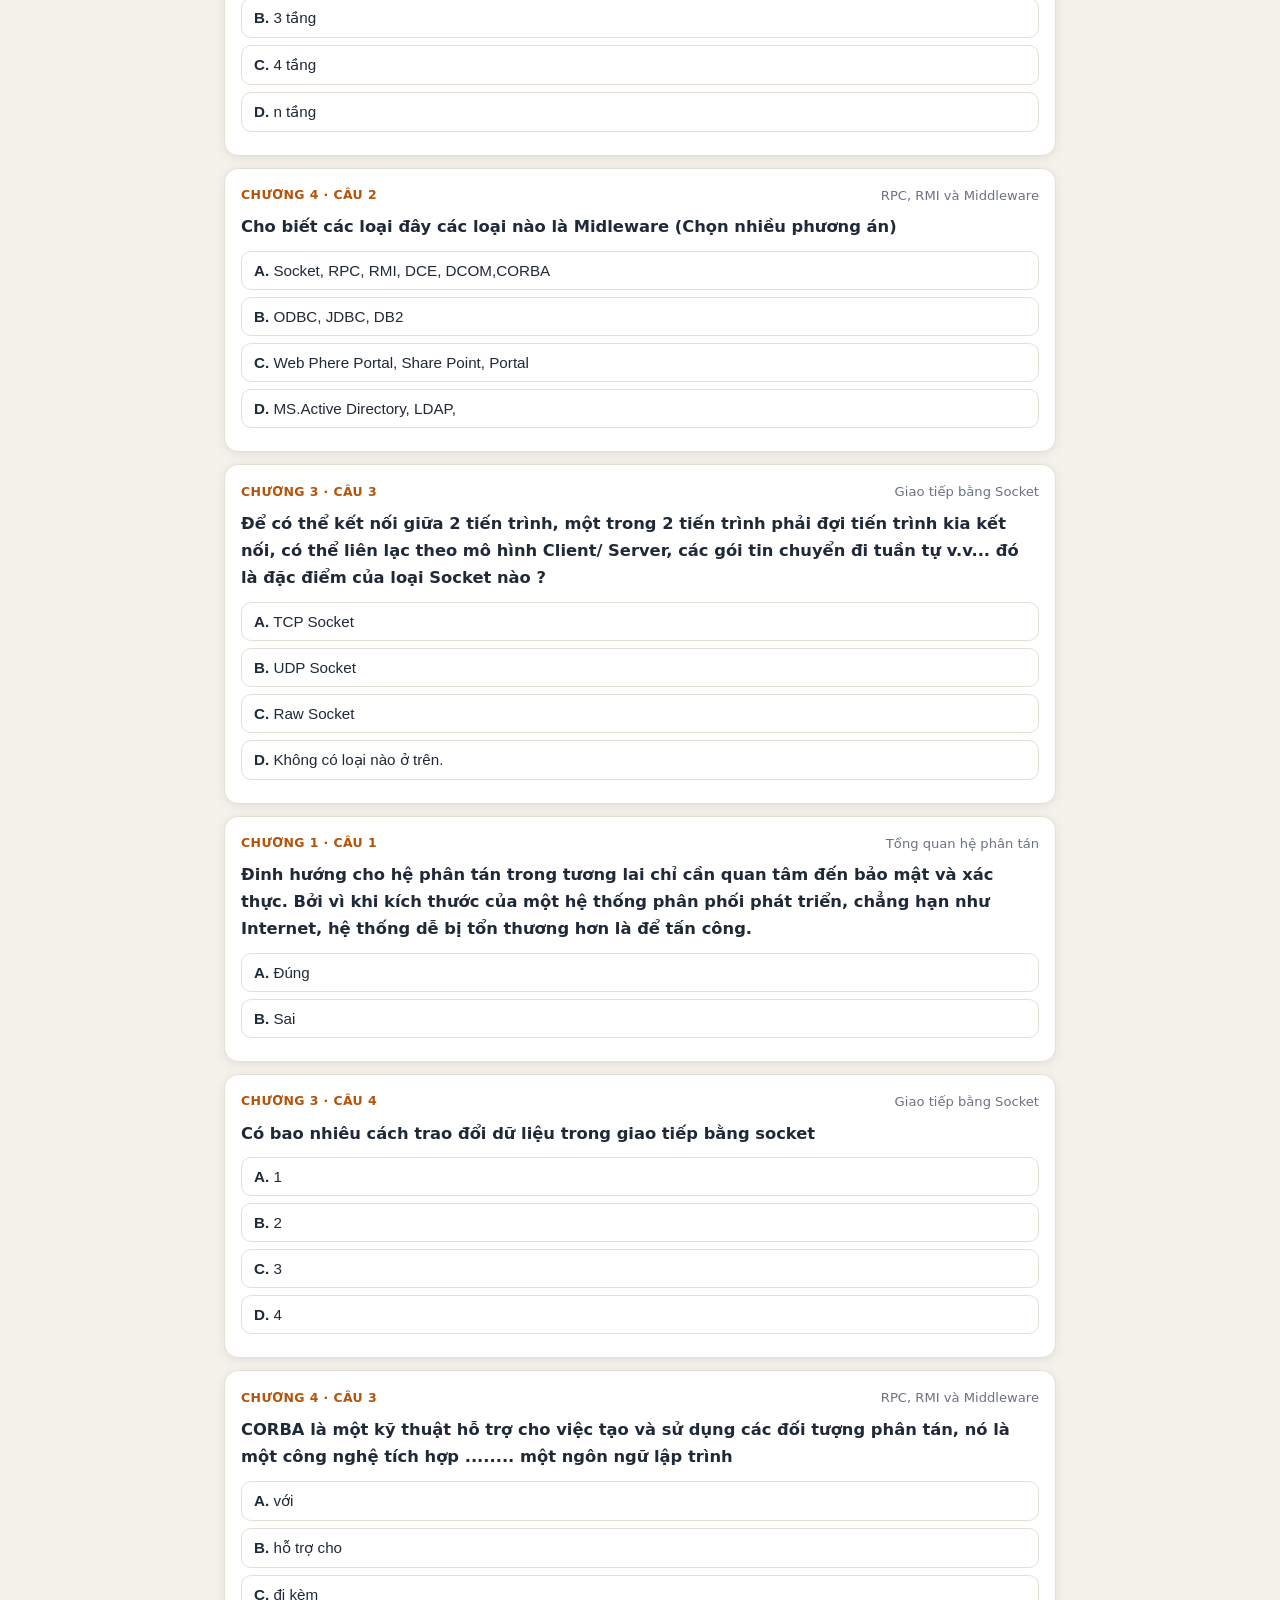
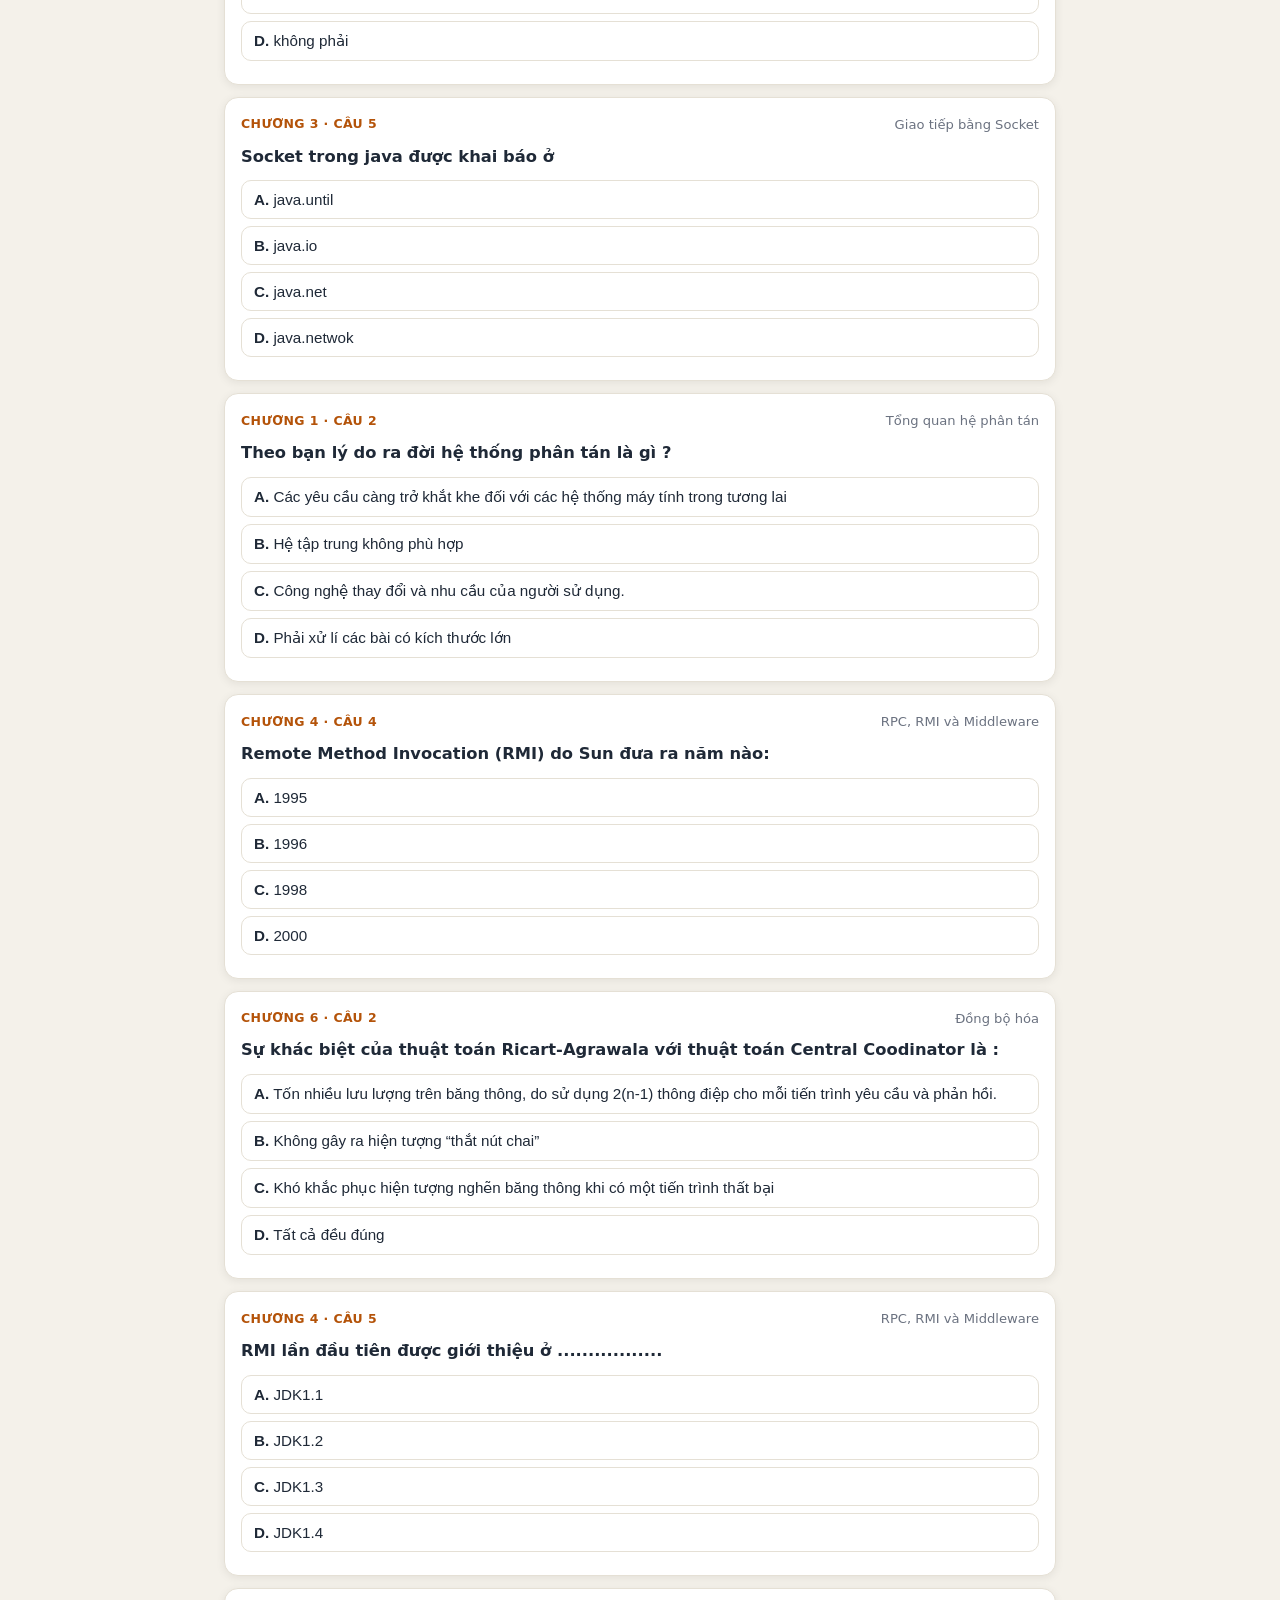
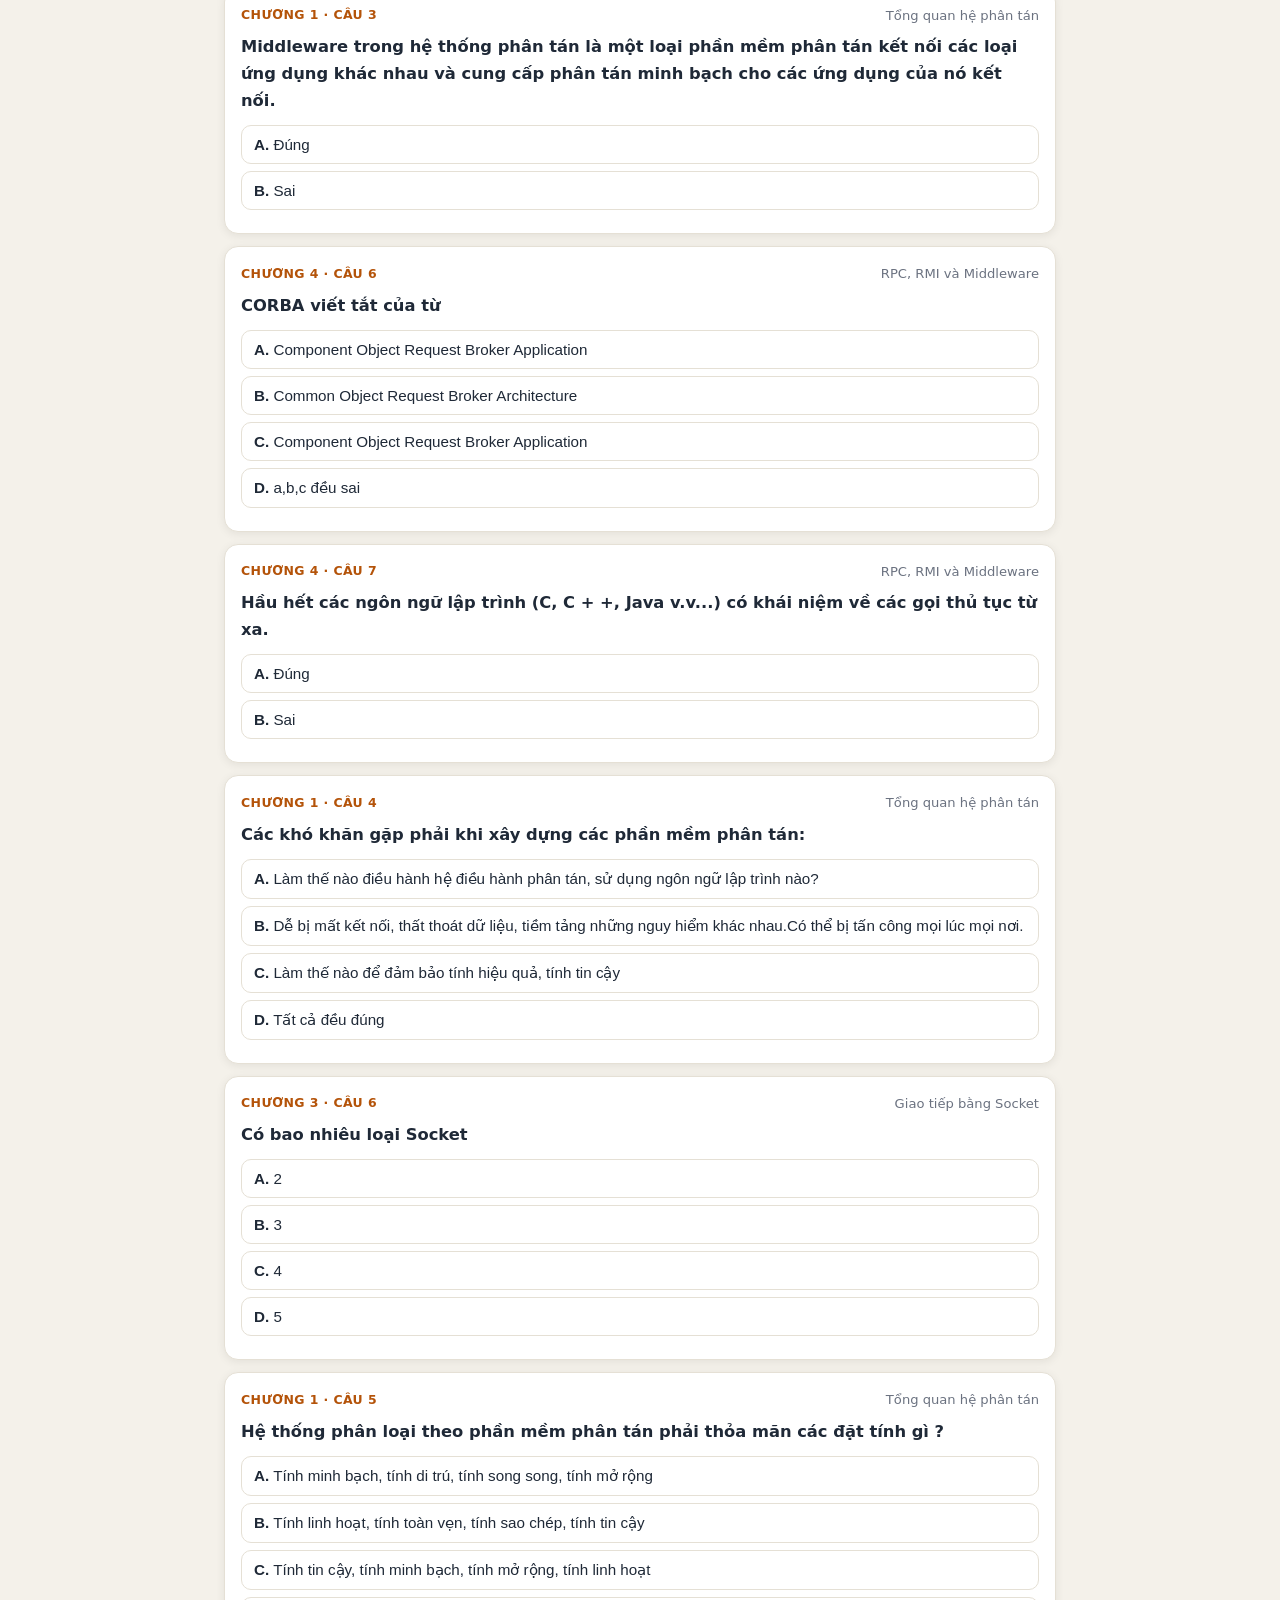
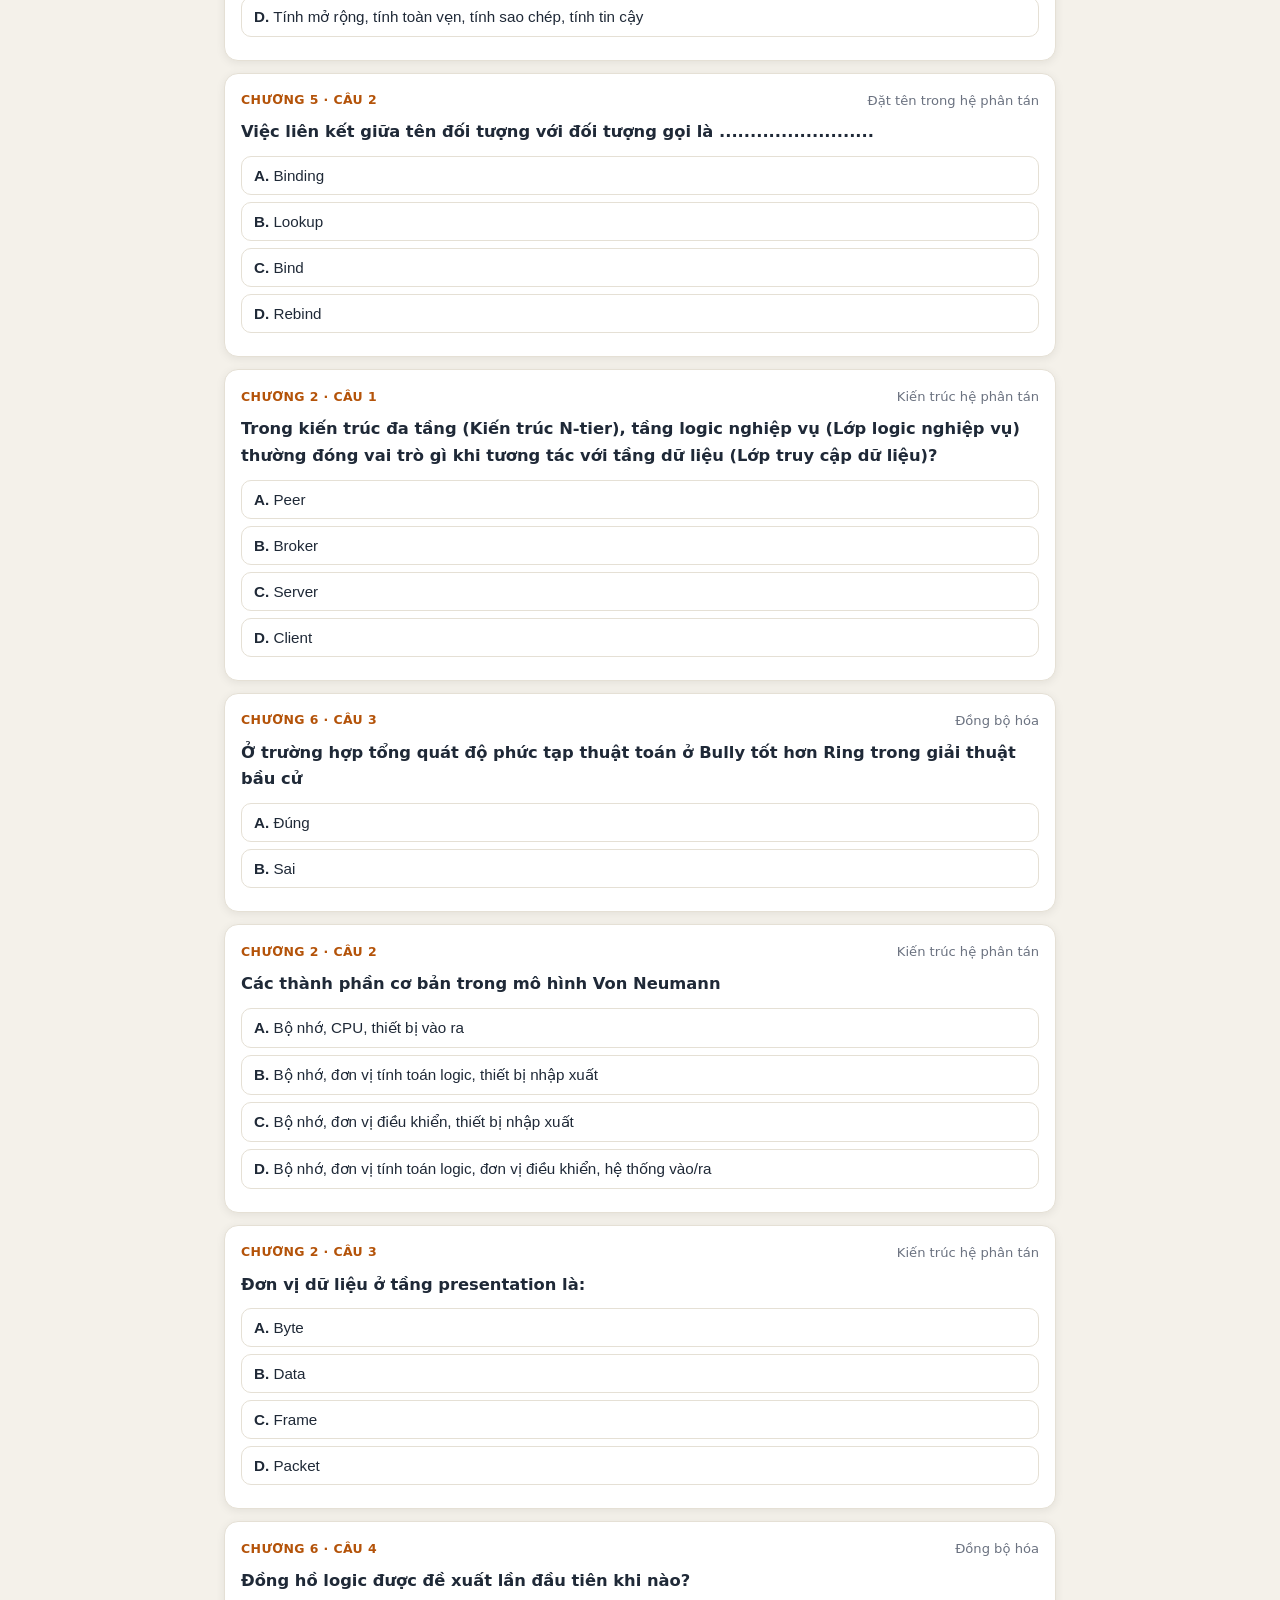
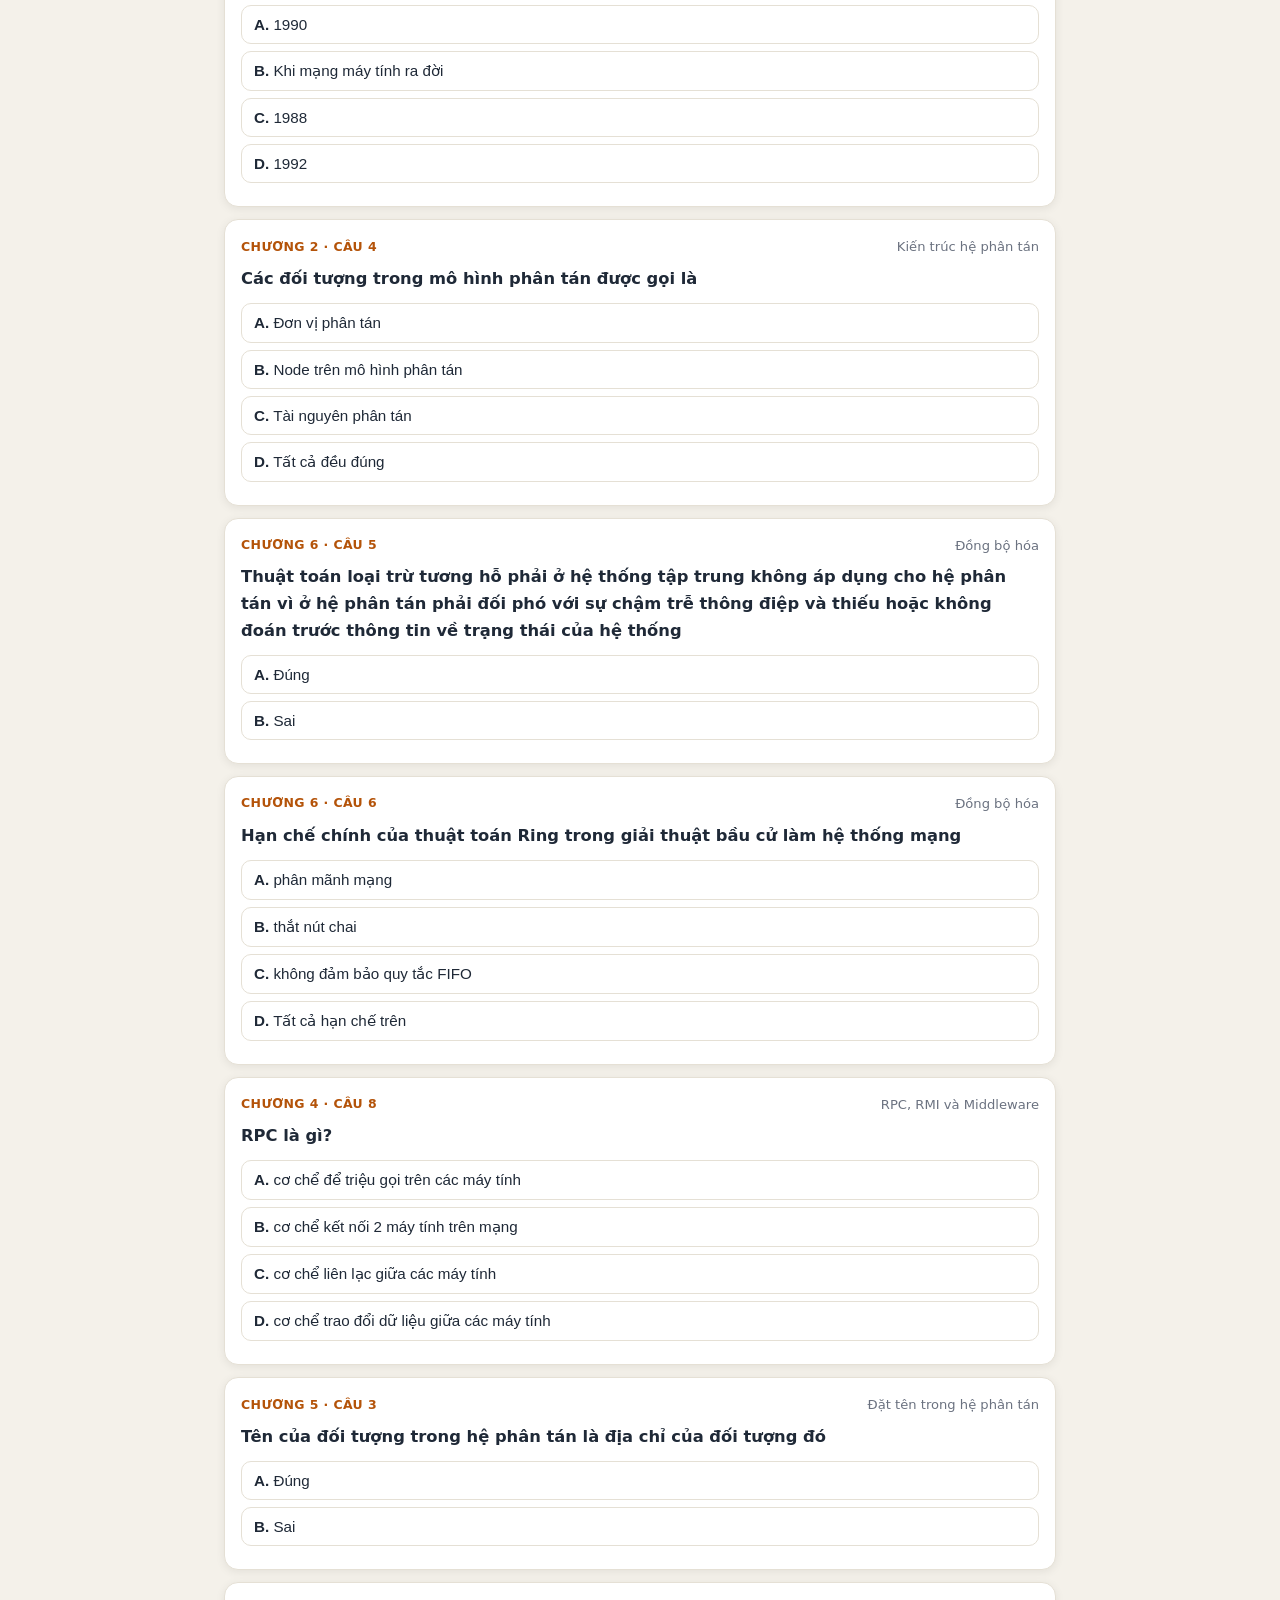
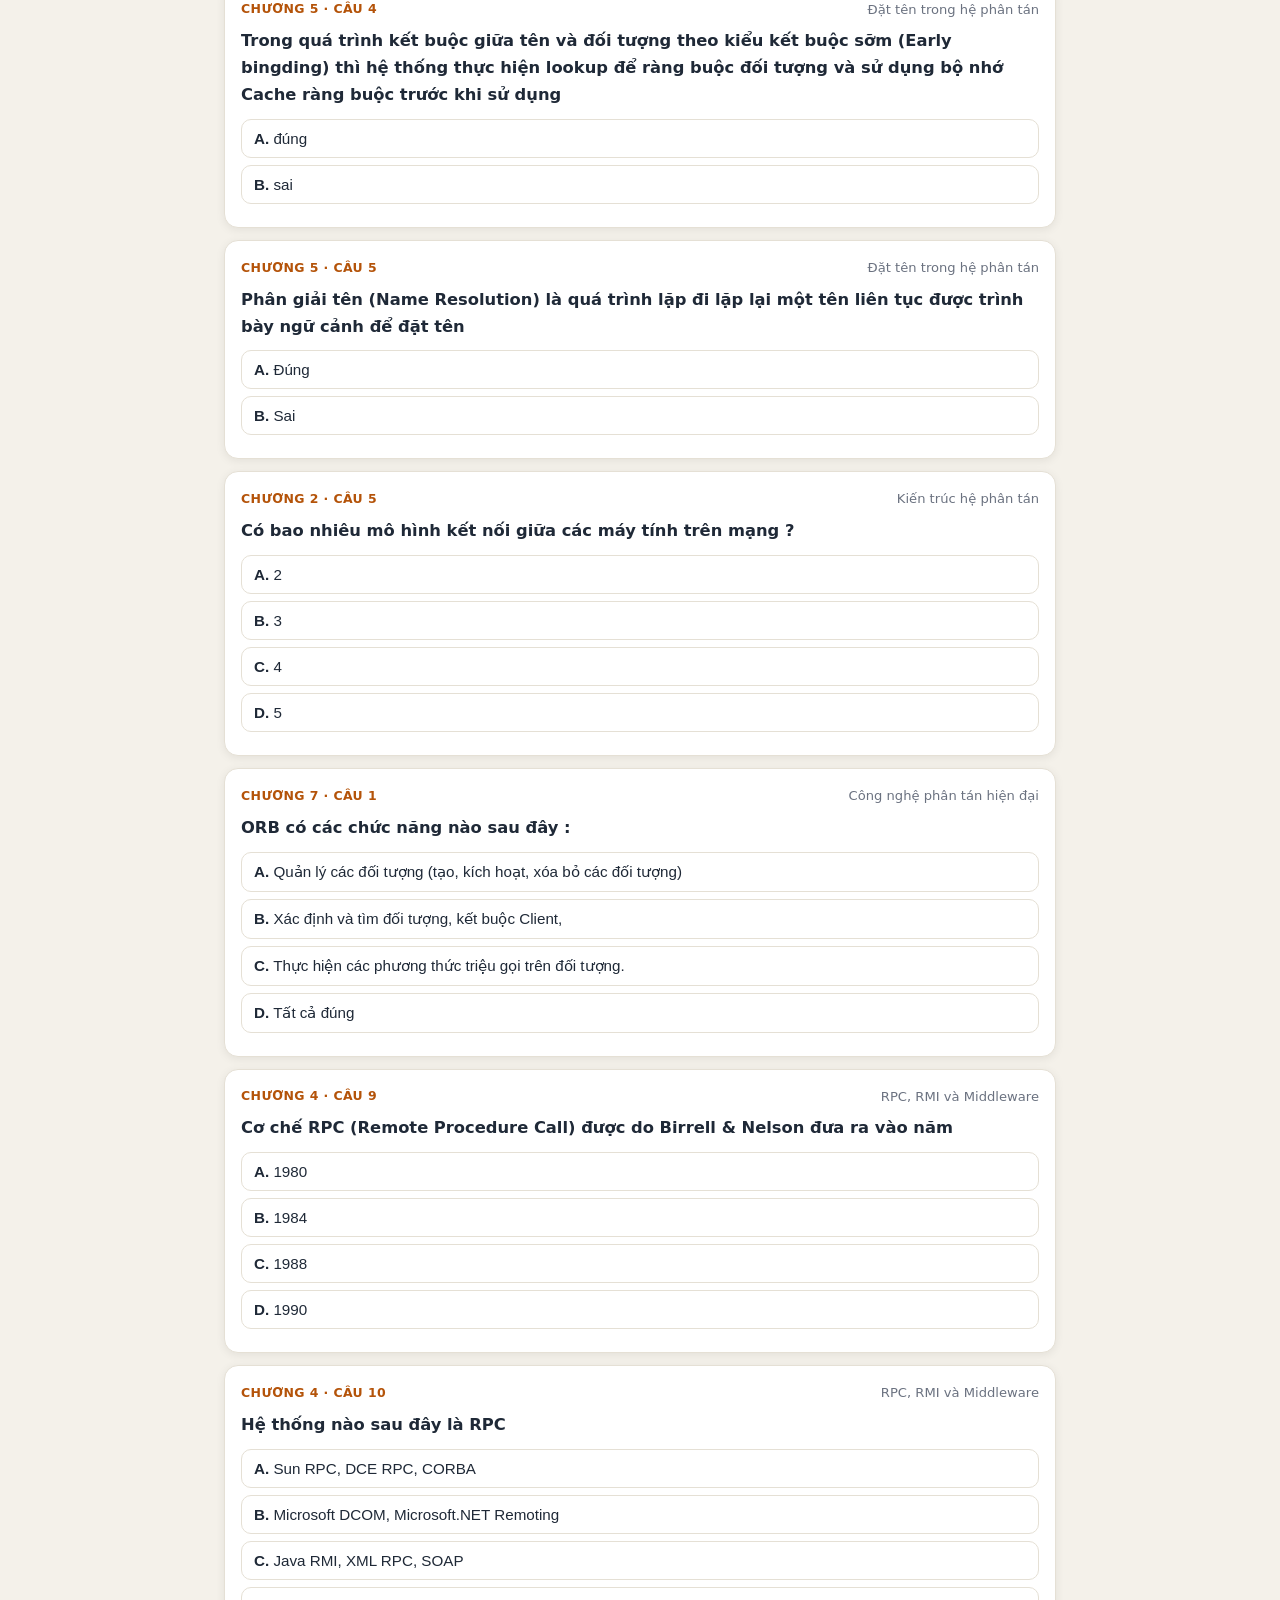
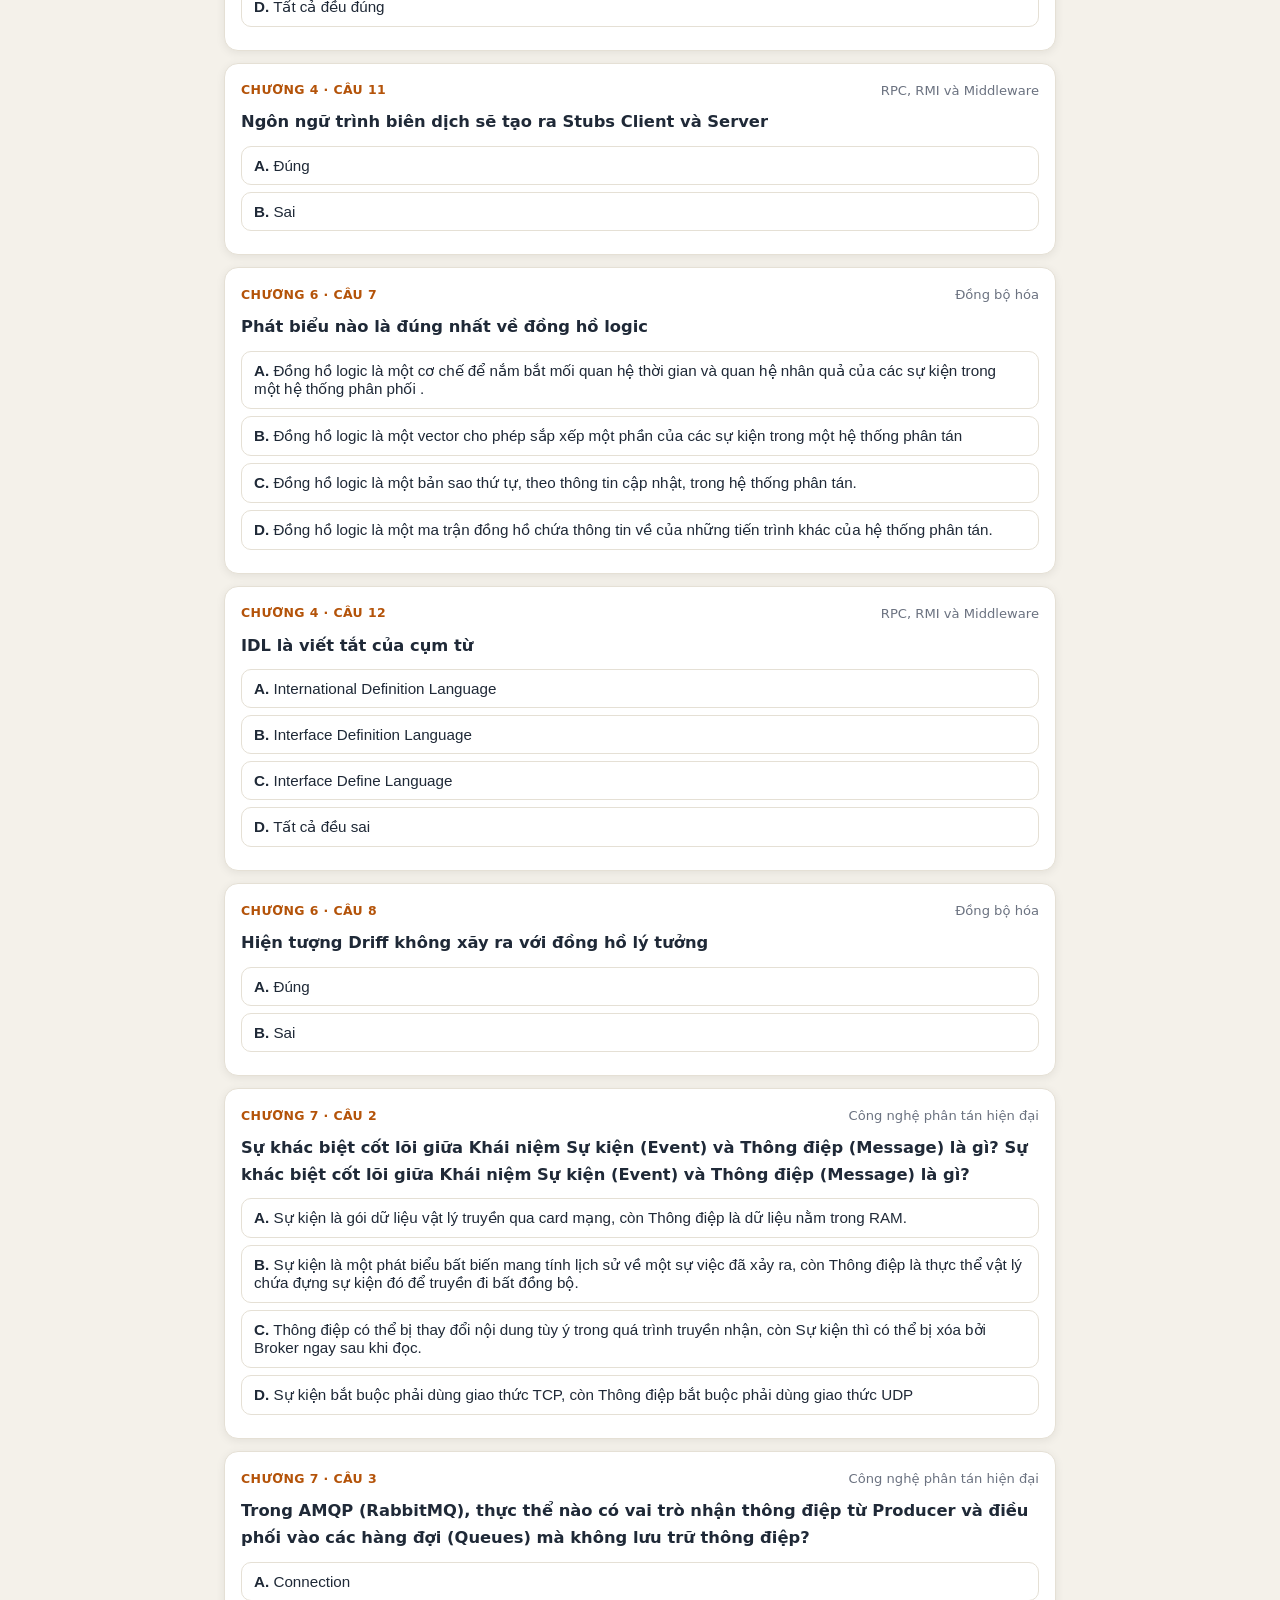
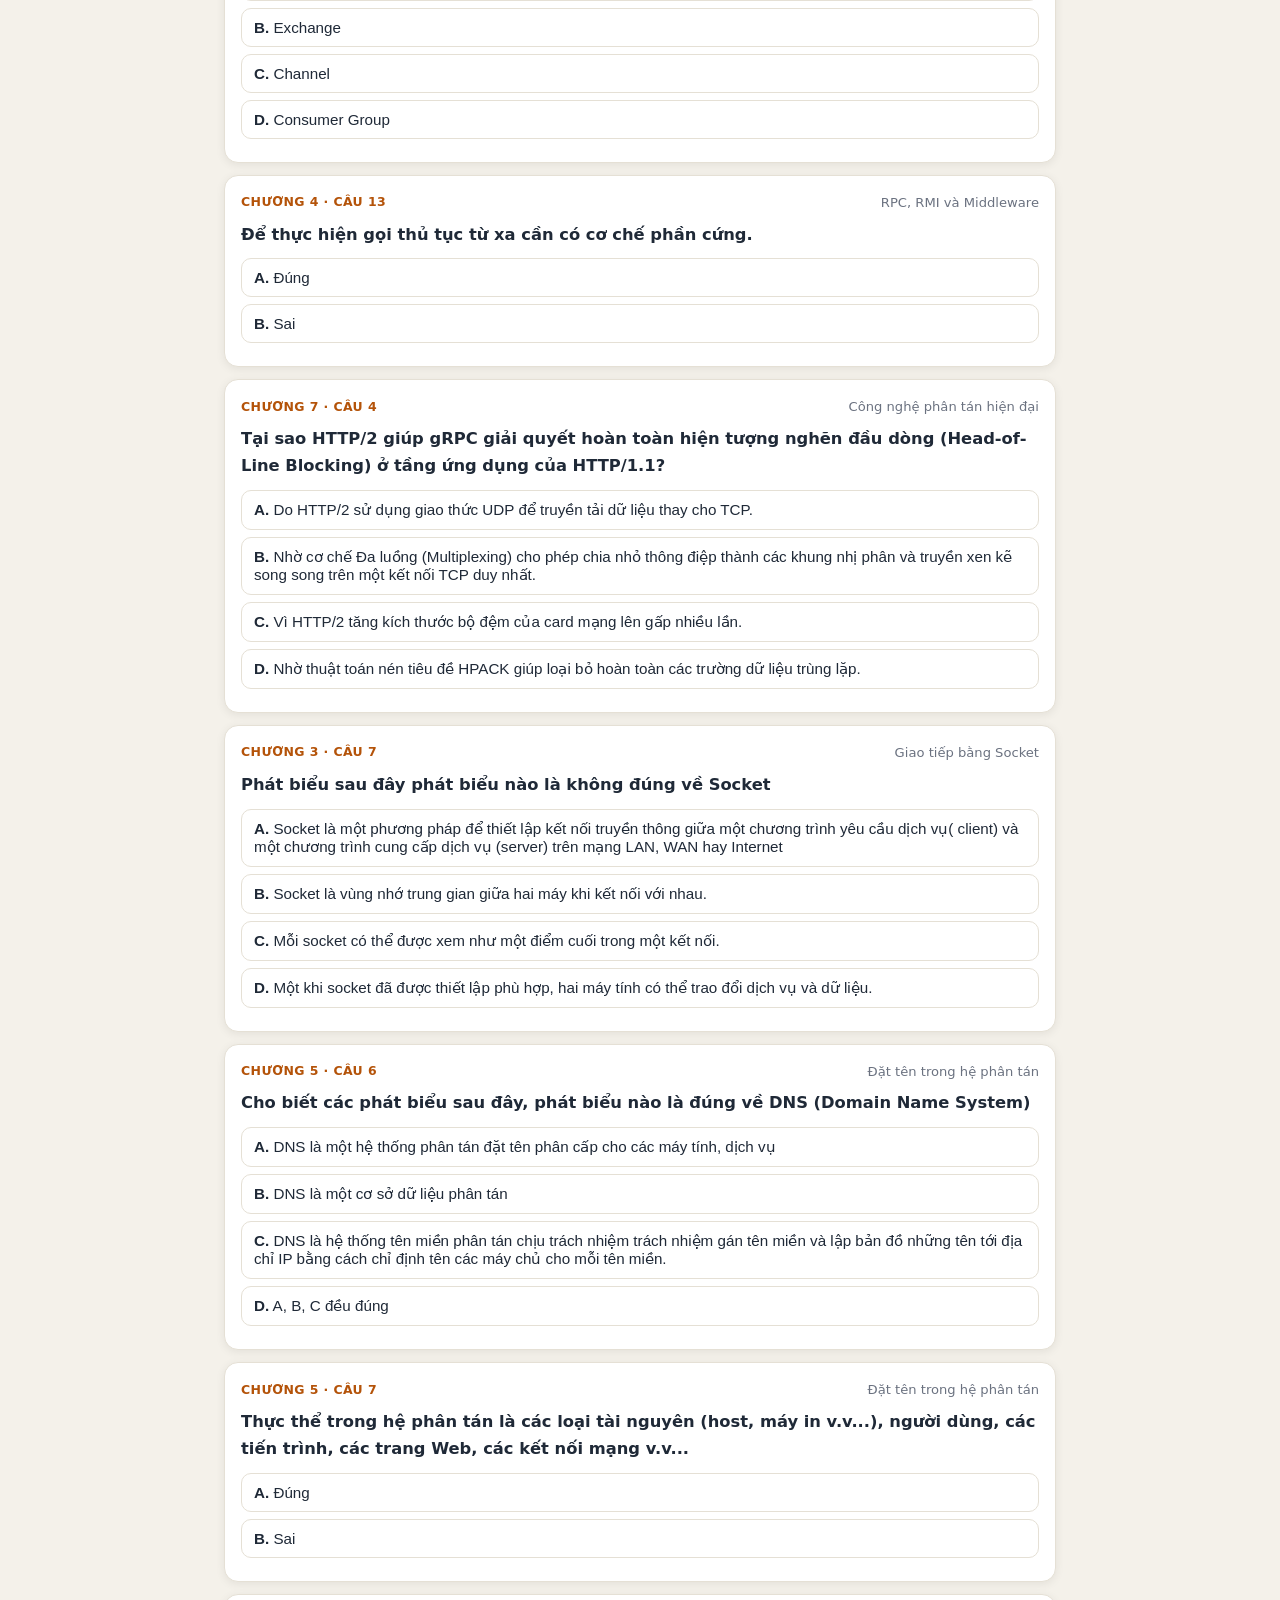
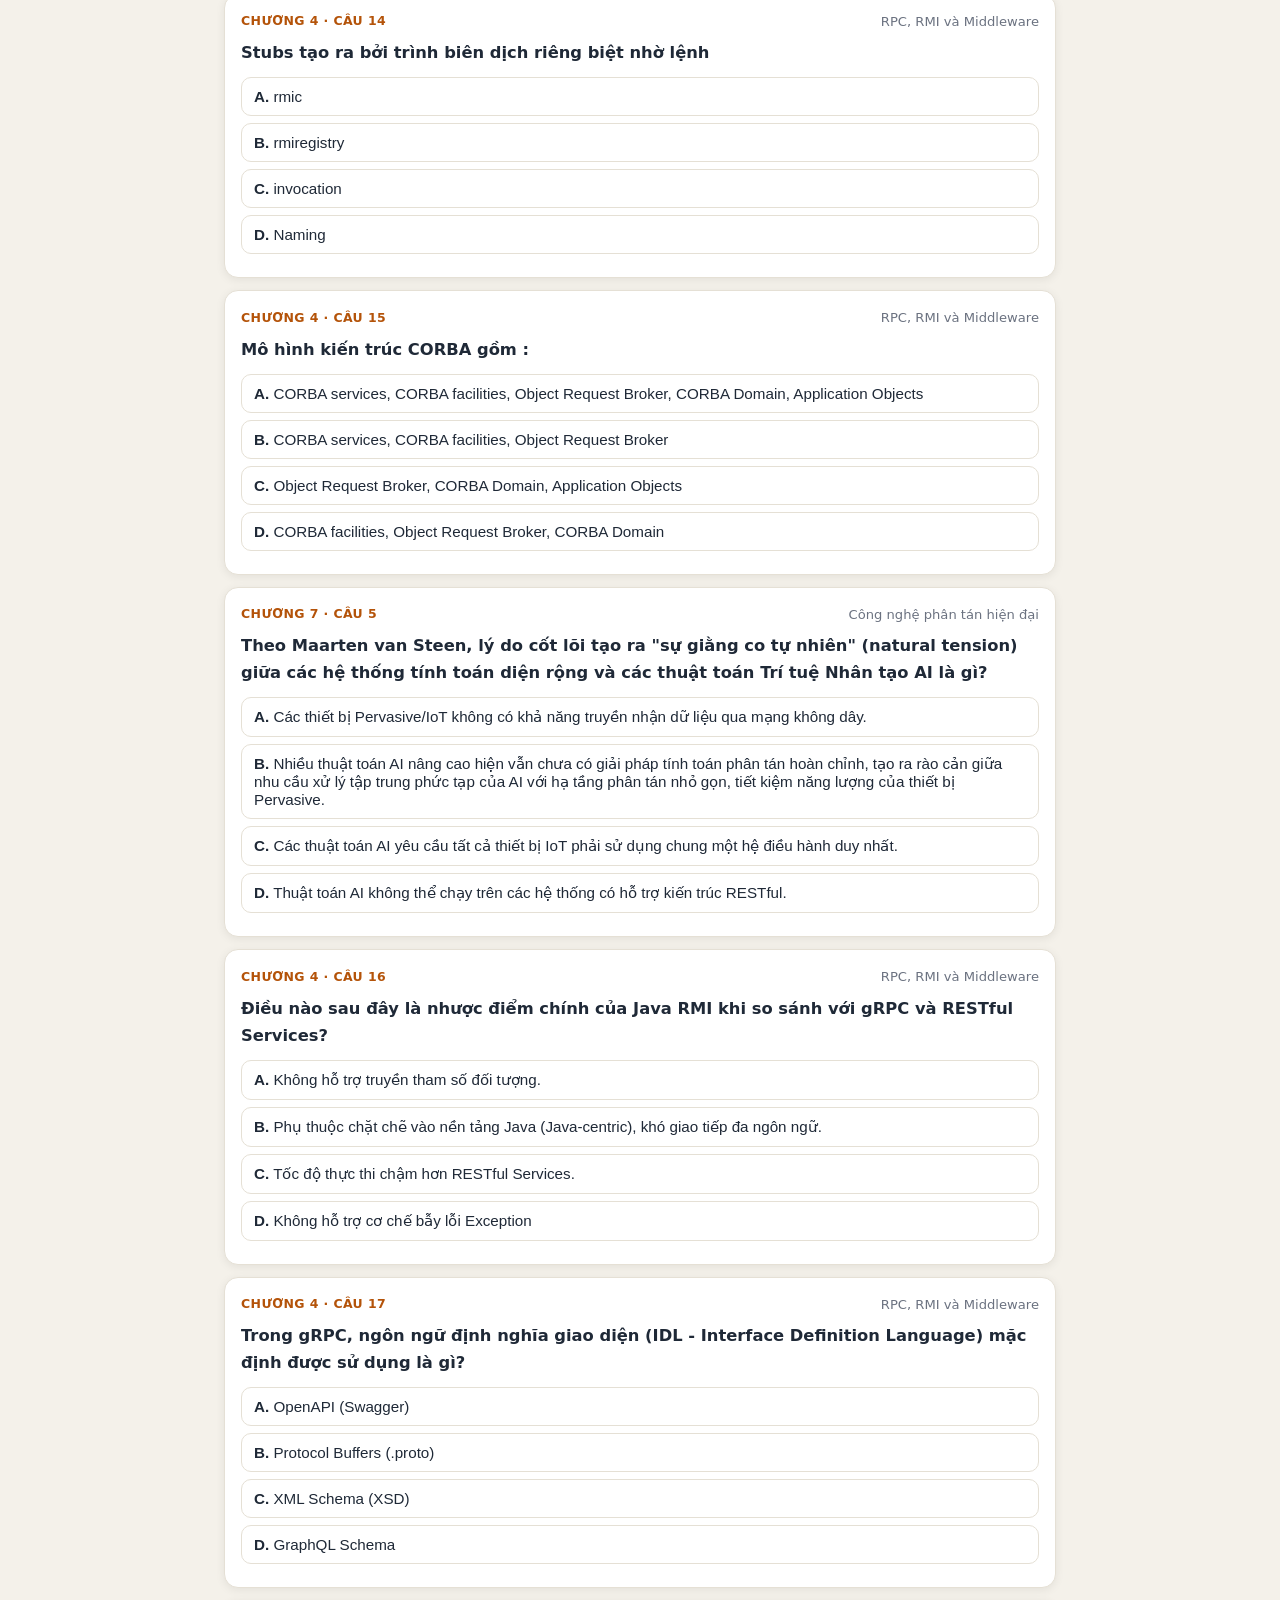
<file: cs420/index.html>
<!DOCTYPE html>
<html lang="vi">
<head>
<meta charset="UTF-8">
<meta name="viewport" content="width=device-width, initial-scale=1.0">
<title>Ôn tập Hệ Phân tán – CS420</title>
<style>
:root{
  --bg:#f4f1ea; --card:#ffffff; --ink:#1f2937; --muted:#6b7280;
  --accent:#b91c1c; --accent-soft:#fee2e2; --gold:#b45309;
  --ok:#15803d; --ok-soft:#dcfce7; --bad:#b91c1c; --bad-soft:#fee2e2;
  --line:#e5e0d5; --shadow:0 2px 10px rgba(0,0,0,.07);
}
body.dark{
  --bg:#141210; --card:#1f1c18; --ink:#e9e2d6; --muted:#a8a094;
  --accent:#f87171; --accent-soft:#3b1d1d; --gold:#fbbf24;
  --ok:#4ade80; --ok-soft:#14331f; --bad:#f87171; --bad-soft:#3b1d1d;
  --line:#38322a; --shadow:0 2px 10px rgba(0,0,0,.4);
}
*{box-sizing:border-box}
body{margin:0;font-family:"Segoe UI",system-ui,-apple-system,sans-serif;background:var(--bg);color:var(--ink);line-height:1.65}
.wrap{max-width:860px;margin:0 auto;padding:16px 14px 80px}
header.top{display:flex;align-items:center;justify-content:space-between;gap:10px;margin-bottom:6px}
h1{font-family:"Times New Roman",Times,serif;font-size:1.45rem;margin:.4em 0;color:var(--accent)}
.sub{color:var(--muted);font-size:.92rem;margin:0 0 12px}
.theme-btn{background:var(--card);border:1px solid var(--line);color:var(--ink);border-radius:999px;padding:8px 14px;cursor:pointer;font-size:.9rem;box-shadow:var(--shadow)}
.tabs{display:flex;gap:8px;flex-wrap:wrap;margin:14px 0;position:sticky;top:0;background:var(--bg);padding:10px 0;z-index:5}
.tab{border:1px solid var(--line);background:var(--card);color:var(--ink);border-radius:999px;padding:9px 16px;cursor:pointer;font-size:.93rem}
.tab.active{background:var(--accent);color:#fff;border-color:var(--accent);font-weight:600}
.panel{display:none}.panel.active{display:block}
.card{background:var(--card);border:1px solid var(--line);border-radius:14px;padding:16px;margin:12px 0;box-shadow:var(--shadow)}
.chips{display:flex;gap:8px;flex-wrap:wrap;margin:10px 0}
.chip{border:1px solid var(--line);background:var(--card);color:var(--ink);border-radius:999px;padding:7px 13px;cursor:pointer;font-size:.85rem}
.chip.active{background:var(--accent);color:#fff;border-color:var(--accent)}
.exh{font-family:"Times New Roman",Times,serif;font-size:1.25rem;margin:0 0 6px;color:var(--accent)}
.lbl{display:block;font-size:.85rem;color:var(--muted);margin:10px 0 4px}
#examRoot input[type=number]{width:130px;padding:9px 12px;border:1px solid var(--line);border-radius:10px;font-size:1rem;background:var(--card);color:var(--ink)}
.extop{position:sticky;top:0;z-index:6;display:flex;justify-content:space-between;align-items:center;background:var(--bg);padding:10px 0;margin-bottom:4px}
.extimer{font-size:1.5rem;font-weight:800;color:var(--accent);font-variant-numeric:tabular-nums}
.extimer.low{color:var(--bad)}
.exgrid{display:flex;gap:6px;flex-wrap:wrap;margin:10px 0}
.exg{width:38px;height:38px;border:1px solid var(--line);background:var(--card);color:var(--ink);border-radius:8px;cursor:pointer;font-weight:700;font-size:.85rem}
.exg.done{background:var(--accent);color:#fff;border-color:var(--accent)}
.exg.cur{outline:2px solid var(--gold);outline-offset:1px}
.exscore{font-size:2.4rem;font-weight:800;color:var(--accent);text-align:center;margin:4px 0}
.exsub{text-align:center;color:var(--muted);margin:0 0 10px}
.exhist{margin-top:14px;font-size:.88rem;color:var(--muted)}
.exhist .erow{padding:7px 0;border-top:1px solid var(--line);display:flex;justify-content:space-between}
.exhist .erow b{color:var(--accent)}
.exwrong{font-size:.92rem}
.subjnav{display:flex;gap:8px;flex-wrap:wrap;margin:2px 0 14px}.subjnav a{border:1px solid var(--line);background:var(--card);color:var(--muted);border-radius:999px;padding:6px 13px;font-size:.83rem;text-decoration:none;transition:border-color .15s,color .15s}.subjnav a:hover{border-color:var(--accent);color:var(--accent)}.subjnav a.home{color:var(--accent);border-color:var(--accent);font-weight:600}
.q-head{display:flex;justify-content:space-between;align-items:center;gap:8px;margin-bottom:8px}
.q-tag{font-size:.78rem;color:var(--gold);font-weight:700;text-transform:uppercase;letter-spacing:.4px}
.q-num{font-size:.82rem;color:var(--muted)}
.q-text{font-weight:600;margin:0 0 10px;font-size:1.02rem}
.opt{display:block;width:100%;text-align:left;background:var(--card);border:1px solid var(--line);color:var(--ink);border-radius:10px;padding:10px 12px;margin:7px 0;cursor:pointer;font-size:.95rem;transition:background .15s}
.opt:hover:not(:disabled){border-color:var(--accent)}
.opt:disabled{cursor:default;opacity:.95}
.opt.correct{background:var(--ok-soft);border-color:var(--ok);color:var(--ok);font-weight:600}
.opt.wrong{background:var(--bad-soft);border-color:var(--bad);color:var(--bad)}
.tip{display:none;background:var(--accent-soft);border-left:4px solid var(--accent);border-radius:0 10px 10px 0;padding:10px 12px;margin-top:10px;font-size:.9rem}
.tip.show{display:block}
.tip b{color:var(--accent)}
.toolbar{display:flex;gap:8px;flex-wrap:wrap;align-items:center;margin:12px 0}
.btn{background:var(--accent);color:#fff;border:none;border-radius:999px;padding:9px 18px;cursor:pointer;font-size:.9rem}
.btn.ghost{background:var(--card);color:var(--ink);border:1px solid var(--line)}
.score{font-size:.92rem;color:var(--muted)}
.score b{color:var(--accent)}
/* muc luc cau hoi + nut len dau trang */
#qNavFab{position:fixed;right:16px;bottom:74px;width:46px;height:46px;border-radius:50%;background:var(--card);color:var(--ink);border:1px solid var(--line);font-size:20px;line-height:1;cursor:pointer;box-shadow:var(--shadow);z-index:60}
#qNavOverlay{position:fixed;inset:0;background:rgba(0,0,0,.5);display:none;align-items:center;justify-content:center;z-index:80;padding:16px}
#qNavOverlay.open{display:flex}
#qNavPopup{background:var(--card);color:var(--ink);border:1px solid var(--line);border-radius:14px;box-shadow:var(--shadow);max-width:430px;width:100%;max-height:72vh;display:flex;flex-direction:column}
.qnav-head{display:flex;align-items:center;justify-content:space-between;padding:12px 14px;border-bottom:1px solid var(--line)}
#qNavClose{border:1px solid var(--line);background:transparent;color:var(--ink);border-radius:8px;width:32px;height:32px;cursor:pointer;font-size:15px;line-height:1}
#qNav{display:grid;grid-template-columns:repeat(auto-fill,minmax(42px,1fr));gap:8px;padding:14px;overflow-y:auto}
.qn{padding:8px 0;border:1px solid var(--line);border-radius:8px;background:var(--card);color:var(--ink);font-weight:700;cursor:pointer;font-size:.85rem}
.qn.ok{background:#16a34a;border-color:#16a34a;color:#fff}
.qn.bad{background:#dc2626;border-color:#dc2626;color:#fff}
.qnl{grid-column:1/-1;display:block;width:100%;text-align:left;padding:10px 12px;border:1px solid var(--line);border-radius:10px;background:var(--card);color:var(--ink);cursor:pointer;font-size:.9rem}
.card.flash{outline:2px solid var(--accent);outline-offset:2px}
#toTop{position:fixed;right:16px;bottom:16px;width:46px;height:46px;border-radius:50%;border:none;background:var(--accent);color:#fff;font-size:22px;line-height:1;cursor:pointer;box-shadow:var(--shadow);display:none;z-index:60}
#toTop.show{display:block}
/* essay */
.acc{border:1px solid var(--line);border-radius:14px;margin:12px 0;background:var(--card);box-shadow:var(--shadow);overflow:hidden}
.acc-head{padding:15px 16px;cursor:pointer;font-weight:700;display:flex;justify-content:space-between;gap:10px;align-items:center}
.acc-head:hover{background:var(--accent-soft)}
.acc-body{display:none;padding:4px 18px 18px}
.acc.open .acc-body{display:block}
.acc-body h4{color:var(--accent);margin:14px 0 6px;font-size:.98rem}
.acc-body ul{margin:6px 0;padding-left:20px}
.acc-body li{margin:5px 0;font-size:.94rem}
.kw{background:var(--accent-soft);border-radius:6px;padding:1px 7px;font-size:.88em;color:var(--accent);font-weight:600;white-space:nowrap}
/* key points */
.tl{position:relative;margin:14px 0 14px 8px;padding-left:22px;border-left:3px solid var(--accent)}
.tl-item{margin:0 0 16px;position:relative}
.tl-item::before{content:"";position:absolute;left:-30px;top:6px;width:12px;height:12px;border-radius:50%;background:var(--accent)}
.tl-year{font-weight:800;color:var(--accent)}
.formula{background:var(--card);border:1px dashed var(--accent);border-radius:12px;padding:12px 14px;margin:10px 0;font-size:.95rem}
.formula b{color:var(--accent)}
footer.note{margin-top:26px;color:var(--muted);font-size:.85rem;border-top:1px solid var(--line);padding-top:14px}
@media(max-width:640px){
  .wrap{padding:12px 10px 60px}
  h1{font-size:1.15rem}
  .sub{font-size:.84rem}
  header.top{align-items:flex-start}
  .theme-btn{padding:7px 12px;font-size:.8rem;flex:0 0 auto}
  .tabs{flex-wrap:nowrap;overflow-x:auto;gap:6px;padding:8px 2px;scrollbar-width:none;-webkit-overflow-scrolling:touch}
  .tabs::-webkit-scrollbar{display:none}
  .tab{flex:0 0 auto;padding:8px 13px;font-size:.84rem}
  .chips{gap:6px}
  .chip{padding:6px 11px;font-size:.8rem}
  .toolbar{gap:6px}
  .btn{padding:8px 14px;font-size:.84rem}
  .score{font-size:.84rem;width:100%}
  .card{padding:13px 12px}
  .q-text{font-size:.97rem}
  .q-head{flex-wrap:wrap;gap:4px}
  .q-num{font-size:.74rem}
  .opt{padding:9px 10px;font-size:.9rem}
  .tip{font-size:.86rem}
  .acc-head{padding:13px 14px;font-size:.94rem}
  .tl{margin-left:4px}
}
.codeblock{background:#1e1e2e;color:#cdd6f4;border-radius:0 0 10px 10px;padding:14px 16px;overflow-x:auto;font-size:.82rem;line-height:1.5;margin:0;font-family:Consolas,Menlo,monospace;white-space:pre}
.codewrap{margin:12px 0 4px;border-radius:10px;overflow:hidden}
.codehead{display:flex;justify-content:space-between;align-items:center;background:#313244;color:#cdd6f4;padding:8px 14px;font-size:.8rem;font-family:Consolas,Menlo,monospace}
.copybtn{background:var(--accent);color:#fff;border:none;border-radius:6px;padding:4px 12px;font-size:.75rem;cursor:pointer}
.copybtn:hover{opacity:.85}
</style>
</head>
<body>
<div class="wrap">
<header class="top">
  <div>
    <h1>Ôn tập Hệ Phân tán – CS420</h1>
    <p class="sub">105 trắc nghiệm &middot; 30 câu hỏi ngắn &middot; 5 dàn ý tự luận &middot; 1 file duy nhất, không cần mạng</p>
    <nav class="subjnav"><a class="home" href="../">&larr; Trang chủ</a><a href="../his362/">Lịch sử Đảng</a><a href="../pos361/">Tư tưởng Hồ Chí Minh</a><a href="../pos351/">CNXH khoa học</a><a href="../cs434/">CS434</a></nav>
  </div>
  <button class="theme-btn" id="themeBtn" title="Đổi giao diện sáng/tối">Sáng / Tối</button>
</header>

<nav class="tabs">
  <button class="tab active" data-tab="quiz">Trắc nghiệm (100)</button>
  <button class="tab" data-tab="essay">Bài thực hành (9)</button>
  <button class="tab" data-tab="keys">Ý chính</button>
</nav>

<!-- ============ QUIZ ============ -->
<section class="panel active" id="panel-quiz">
  <div class="chips" id="chapChips"></div>
  <div class="toolbar">
    <button class="btn ghost" id="shuffleBtn">Xáo trộn</button>
    <button class="btn ghost" id="wrongBtn">Chỉ ôn câu sai (<span id="wrongCount">0</span>)</button>
    <button class="btn ghost" id="resetBtn">Làm lại</button><button class="btn" id="examBtn">Thi thử</button>
    <span class="score" id="scoreLine">Đã làm <b>0</b>/105 &middot; Đúng <b>0</b></span>
  </div>
  <p class="sub">Nhắc nhỏ: đáp án được tra cứu và đối chiếu từ nhiều nguồn trên mạng, dù đã rà soát kỹ vẫn có thể còn sai sót. Khi ôn thi, bạn nên đối chiếu thêm với giáo trình và đáp án của giảng viên.</p>
  <p class="sub">Lưu ý: bấm "Làm lại" sẽ xóa hết kết quả đã làm và xáo lại thứ tự đáp án A/B/C/D.</p>
  <div id="quizList"></div>
<div id="examRoot" style="display:none">
  <div class="card" id="exSetup">
    <h3 class="exh">Thi thử trắc nghiệm</h3>
    <p class="sub" style="margin:0 0 4px">Mặc định: 30 câu / 30 phút. Bạn chỉnh lại tùy ý.</p>
    <label class="lbl" for="exNum">Số câu hỏi (tối đa <span id="exMax">0</span>)</label>
    <input type="number" id="exNum" min="1" value="30">
    <label class="lbl" for="exMin">Thời gian (phút)</label>
    <input type="number" id="exMin" min="1" value="30">
    <div class="toolbar">
      <button class="btn" id="exStart">Bắt đầu thi</button>
      <button class="btn ghost" id="exCancel">Đóng</button>
    </div>
    <div class="exhist" id="exHist"></div>
  </div>
  <div id="exRun" style="display:none">
    <div class="extop"><span class="extimer" id="exTimer">30:00</span><button class="btn" id="exSubmit">Nộp bài</button></div>
    <div class="exgrid" id="exGrid"></div>
    <div class="card" id="exQ"></div>
    <div class="toolbar">
      <button class="btn ghost" id="exPrev">&larr; Câu trước</button>
      <button class="btn ghost" id="exNext">Câu tiếp &rarr;</button>
      <button class="btn ghost" id="exQuit">Thoát</button>
    </div>
  </div>
  <div id="exResult" style="display:none"></div>
</div>

</section>

<!-- ============ CÂU HỎI NGẮN ============ -->
<section class="panel" id="panel-flash">
  <div class="toolbar">
    <button class="btn ghost" id="fcShuffle">Xáo trộn thứ tự</button>
    <span class="score">Đáp án hiện ngay bên dưới mỗi câu hỏi</span>
  </div>
  <div id="flashList"></div>
</section>

<!-- ============ ESSAY ============ -->
<section class="panel" id="panel-essay">
  <p class="sub">Chạm vào từng đề để mở dàn ý chi tiết. Mỗi dàn ý đều có sẵn đoạn <b>liên hệ sinh viên</b> dùng được cho nhiều đề.</p>
  <div id="essayList"></div>
</section>

<!-- ============ KEY POINTS ============ -->
<section class="panel" id="panel-keys">
  <div class="card">
    <h3 id="keysec-0" style="color:var(--accent);margin-top:0">Ý chính từng chương</h3>
    <h4>Chương 1 – Tổng quan hệ phân tán</h4>
    <ul>
      <li>Hệ phân tán: tập các máy tính <b>độc lập</b> giao tiếp với nhau như một <b>hệ thống thống nhất và toàn vẹn</b> (định nghĩa Tanenbaum).</li>
      <li>Ví dụ hệ phân tán: hệ thống file BitTorrent, các ứng dụng Web.</li>
      <li>Middleware: phần mềm phân tán kết nối các ứng dụng khác nhau, cung cấp <b>phân tán minh bạch</b>.</li>
      <li>Khó khăn khi xây dựng phần mềm phân tán: mất kết nối, thất thoát dữ liệu, tấn công; đảm bảo hiệu quả và tin cậy.</li>
      <li>Đánh giá ứng dụng phân tán dựa vào: khả năng chịu lỗi, khả năng mở rộng, sự phân tán tài nguyên.</li>
      <li>Ứng dụng phân tán được quan tâm nhờ: khả năng mở rộng, tính minh bạch vị trí, chịu lỗi và chia sẻ tài nguyên.</li>
    </ul>
    <h4>Chương 2 – Kiến trúc hệ phân tán</h4>
    <ul>
      <li>Kiến trúc N-tier: tầng logic nghiệp vụ đóng vai trò <b>Client</b> khi tương tác với tầng dữ liệu.</li>
      <li>Phân loại Flynn dựa vào: <b>số lượng dòng chỉ dẫn và số dòng dữ liệu</b> (SISD, SIMD, MISD, MIMD).</li>
      <li>Mô hình Von Neumann: bộ nhớ, đơn vị tính toán logic, đơn vị điều khiển, hệ thống vào/ra.</li>
      <li>Đơn vị dữ liệu ở tầng presentation: <b>Data</b>.</li>
      <li>Bộ nhớ chia sẻ vật lý: các CPU chia sẻ không gian địa chỉ chung, giao tiếp qua đọc/ghi nhớ.</li>
      <li>Điện toán đám mây (Cloud): đáp ứng tính sẵn sàng cao, độ tin cậy cao, khả năng mở rộng cao.</li>
      <li>Tính toán lưới (Grid): xử lý lượng dữ liệu lớn trên môi trường rộng lớn.</li>
    </ul>
    <h4>Chương 3 – Giao tiếp bằng Socket</h4>
    <ul>
      <li>3 loại Socket: <b>stream, datagram, raw</b>.</li>
      <li>TCP Socket: hướng kết nối, mô hình Client/Server, gói tin chuyển đi tuần tự.</li>
      <li>UDP Socket: không kết nối, gói tin <b>không tuân theo quy tắc FIFO</b>, cần kèm địa chỉ người nhận.</li>
      <li>Socket trong Java khai báo ở gói <b>java.net</b>.</li>
      <li>Socket hoạt động ở phía trên tầng 3 đến tầng Transport (giao diện giữa ứng dụng và giao vận).</li>
      <li>Trình tự lập trình Socket ở Client: tạo socket → kết nối Server → trao đổi dữ liệu → đóng kết nối.</li>
      <li>Trình tự ở Server: tạo socket → đặt tên (bind) → lắng nghe → chấp nhận kết nối → trao đổi dữ liệu → đóng.</li>
    </ul>
    <h4>Chương 4 – RPC, RMI và Middleware</h4>
    <ul>
      <li>RPC (Birrell & Nelson, <b>1984</b>): cơ chế triệu gọi thủ tục trên các máy tính.</li>
      <li>Các hệ thống RPC: Sun RPC, DCE RPC, CORBA, DCOM, .NET Remoting, Java RMI, XML-RPC, SOAP.</li>
      <li>Java RMI: Sun đưa ra, lần đầu trong <b>JDK 1.1</b>; kiến trúc 3 tầng (stub/skeleton, remote reference, transport).</li>
      <li>Stubs được tạo bởi trình biên dịch riêng <b>rmic</b>; đăng ký tên qua <b>rmiregistry/Naming</b>.</li>
      <li>Hạn chế của RMI so với gRPC/REST: <b>phụ thuộc chặt vào nền tảng Java</b>, khó giao tiếp đa ngôn ngữ.</li>
      <li>CORBA = <b>Common Object Request Broker Architecture</b>; IDL = <b>Interface Definition Language</b>.</li>
      <li>ORB: môi giới yêu cầu đối tượng — quản lý, tìm kiếm, kết buộc và triệu gọi phương thức trên đối tượng.</li>
      <li>Middleware gồm: Socket, RPC, RMI, DCE, DCOM, CORBA.</li>
      <li>gRPC dùng <b>Protocol Buffers (.proto)</b> làm IDL; HTTP/2 đa luồng (multiplexing) khử nghẽn đầu dòng.</li>
      <li>Định dạng phổ biến nhất của RESTful hiện nay: <b>JSON</b>.</li>
    </ul>
    <h4>Chương 5 – Đặt tên trong hệ phân tán</h4>
    <ul>
      <li><b>Tên</b> của đối tượng <b>không phải</b> là địa chỉ của nó (tách bạch để đảm bảo trong suốt vị trí).</li>
      <li>Liên kết tên đối tượng với đối tượng gọi là <b>Binding</b>; tra cứu là <b>Lookup</b>.</li>
      <li>3 kiểu ràng buộc: <b>static binding, early binding, late binding</b>.</li>
      <li>Early binding: lookup và cache ràng buộc trước khi sử dụng.</li>
      <li>Phân giải tên (Name Resolution): dịch tên ra dữ liệu về tài nguyên được đặt tên.</li>
      <li>DNS: hệ thống phân tán đặt tên phân cấp, cơ sở dữ liệu phân tán ánh xạ tên miền → địa chỉ IP.</li>
      <li>Các dạng tên thực thể: tên thông thường, địa chỉ, định danh.</li>
    </ul>
    <h4>Chương 6 – Đồng bộ hóa</h4>
    <ul>
      <li>UTC = <b>Coordinated Universal Time</b>.</li>
      <li>Đồng hồ lý tưởng: dC/dt = 1 chính xác; <b>hiện tượng drift luôn xảy ra</b> với đồng hồ máy tính thực.</li>
      <li>Đồng hồ logic (Lamport): nắm bắt quan hệ thời gian và <b>quan hệ nhân quả</b> của các sự kiện.</li>
      <li>Mục đích bầu cử (election): tìm tiến trình làm <b>điều phối viên</b> khi điều phối cũ chết.</li>
      <li>Thuật toán Bully có độ phức tạp <b>kém hơn</b> Ring (Bully O(n²), Ring O(n)).</li>
      <li>Loại trừ tương hỗ ở hệ tập trung không áp dụng nguyên xi cho hệ phân tán vì <b>trễ thông điệp</b> và thiếu thông tin trạng thái.</li>
      <li>Mục đích đồng bộ hóa tiến trình: đồng bộ gửi/nhận, điều phối hoạt động chung, sắp xếp truy cập tài nguyên chia sẻ.</li>
      <li>Sai lệch trong thuật toán Cristian do: cấu trúc mạng, đồng hồ cục bộ mỗi trạm, thời gian xử lý của Server.</li>
    </ul>
    <h4>Chương 7 – Công nghệ phân tán hiện đại</h4>
    <ul>
      <li>Trong AMQP (RabbitMQ), <b>Exchange</b> nhận thông điệp từ Producer và điều phối vào các Queue mà không lưu trữ.</li>
      <li>Sự kiện (Event): phát biểu bất biến về việc đã xảy ra; Thông điệp (Message): thực thể vật lý chứa sự kiện để truyền đi.</li>
      <li>Đơn vị của băng thông: <b>Bit/second (bps)</b>.</li>
      <li>Lý do cốt lõi của 'sự giằng co tự nhiên' (van Steen): AI cần xử lý tập trung phức tạp vs hạ tầng phân tán nhỏ gọn, tiết kiệm năng lượng của thiết bị Pervasive/IoT.</li>
    </ul>
    <h4>Cụm từ khóa hay bị bẫy</h4>
    <ul>
      <li><span class='kw'>UTC</span>: Coordinated Universal Time (không phải Universal Time Clock).</li>
      <li><span class='kw'>CORBA</span>: Common Object Request Broker Architecture.</li>
      <li><span class='kw'>IDL</span>: Interface Definition Language.</li>
      <li><span class='kw'>java.net</span>: gói khai báo Socket trong Java (bẫy: java.io, java.netwok).</li>
      <li><span class='kw'>rmic</span>: lệnh tạo stub/skeleton cho RMI.</li>
      <li><span class='kw'>Birrell & Nelson 1984</span>: người đưa ra RPC.</li>
      <li><span class='kw'>JDK 1.1</span>: RMI lần đầu xuất hiện.</li>
      <li><span class='kw'>Bully vs Ring</span>: Bully phức tạp hơn (tệ hơn), không phải tốt hơn.</li>
      <li><span class='kw'>Tên ≠ địa chỉ</span>: tên đối tượng không phải là địa chỉ của nó.</li>
      <li><span class='kw'>3 loại socket</span>: stream, datagram, raw.</li>
      <li><span class='kw'>Đồng hồ lý tưởng</span>: dC/dt = 1 chính xác (không phải > 1).</li>
    </ul>
  </div>
</section>
</div>

<button id="toTop" title="Lên đầu trang" aria-label="Lên đầu trang">↑</button>
<button id="qNavFab" title="Mục lục câu hỏi" aria-label="Mục lục câu hỏi">☰</button>
<div id="qNavOverlay"><div id="qNavPopup" role="dialog" aria-label="Mục lục câu hỏi"><div class="qnav-head"><b id="qNavTitle">Mục lục</b><button id="qNavClose" aria-label="Đóng">✕</button></div><div id="qNav"></div></div></div>
<script>
"use strict";
/* ============ DỮ LIỆU TRẮC NGHIỆM: {c: chương, q: câu hỏi, o: 4 đáp án, a: chỉ số đáp án đúng (0-3), t: mẹo nhớ} */
const QUIZ = [
  { "n": 1, "c": 3, "q": "Trong lập trình Socket hướng không kết nối (UDP Socket), gói tin gởi đến đến người nhận không tuân theo quy tắc FIFO", "a": 0, "t": "UDP = 'U Đừng Phụ thuộc' thứ tự — gói nào đến trước thì nhận trước, không đảm bảo FIFO.",
    "o": [
    "Đúng",
    "Sai"
    ] },
  { "n": 2, "c": 5, "q": "Có thể sử dụng địa chỉ của thực thể để thay thay thế cho tên không ?", "a": 0, "t": "Địa chỉ CÓ thể dùng thay tên, nhưng không nên vì mất tính trong suốt vị trí.",
    "o": [
    "Có",
    "Không"
    ] },
  { "n": 3, "c": 3, "q": "Trình tự nào là đúng cho lập trình Socket ở Client", "a": 3, "t": "Client KHÔNG cần đặt tên (bind) — chỉ: tạo → kết nối → trao đổi → đóng. Cả 3 phương án đều sai thứ tự.",
    "o": [
    "Tạo socket, đặt tên socket,kết nối Server, trao đổi dữ liệu,đóng kết nối",
    "Tạo socket, kết nối Server, đặt tên socket,trao đổi dữ liệu,đóng kết nối",
    "Tạo socket, đặt tên socket,trao đổi dữ liệu,kết nối Server,đóng kết nối",
    "Tất cả a,b,c đều sai"
    ] },
  { "n": 4, "c": 6, "q": "UTC viết tắt của cụm từ gì ?", "a": 3, "t": "UTC = <b>Coordinated</b> Universal Time — chữ C đứng đầu, đừng nhầm với Universal Time Clock.",
    "o": [
    "Union Time Clock",
    "Universal Time Clock",
    "Universal Time Coordinator",
    "Coordinated Universal Time"
    ] },
  { "n": 5, "c": 4, "q": "Kiến trúc RMI dựa trên kiến trúc ……….", "a": 1, "t": "RMI 3 tầng: Stub/Skeleton → Remote Reference → Transport. Nhớ '3 tầng như bánh'.",
    "o": [
    "2 tầng",
    "3 tầng",
    "4 tầng",
    "n tầng"
    ] },
  { "n": 6, "c": 4, "q": "Cho biết các loại đây các loại nào là Midleware (Chọn nhiều phương án)", "a": 0, "t": "Middleware kinh điển: Socket, RPC, RMI, DCE, DCOM, CORBA — nhớ cụm 'S R R D D C'. <b>Lưu ý:</b> câu này chọn nhiều phương án theo đề.",
    "o": [
    "Socket, RPC, RMI, DCE, DCOM,CORBA",
    "ODBC, JDBC, DB2",
    "Web Phere Portal, Share Point, Portal",
    "MS.Active Directory, LDAP,"
    ] },
  { "n": 7, "c": 3, "q": "Để có thể kết nối giữa 2 tiến trình, một trong 2 tiến trình phải đợi tiến trình kia kết nối, có thể liên lạc theo mô hình Client/ Server, các gói tin chuyển đi tuần tự v.v... đó là đặc điểm của loại Socket nào ?", "a": 0, "t": "Hướng kết nối + tuần tự + Client/Server = TCP. UDP thì ngược lại.",
    "o": [
    "TCP Socket",
    "UDP Socket",
    "Raw Socket",
    "Không có loại nào ở trên."
    ] },
  { "n": 8, "c": 1, "q": "Đinh hướng cho hệ phân tán trong tương lai chỉ cần quan tâm đến bảo mật và xác thực. Bởi vì khi kích thước của một hệ thống phân phối phát triển, chẳng hạn như Internet, hệ thống dễ bị tổn thương hơn là để tấn công.", "a": 1, "t": "Câu 'chỉ cần' là bẫy — hệ phân tán còn cần mở rộng, chịu lỗi, hiệu năng...",
    "o": [
    "Đúng",
    "Sai"
    ] },
  { "n": 9, "c": 3, "q": "Có bao nhiêu cách trao đổi dữ liệu trong giao tiếp bằng socket", "a": 1, "t": "2 cách: hướng kết nối (TCP) và không kết nối (UDP).",
    "o": [
    "1",
    "2",
    "3",
    "4"
    ] },
  { "n": 10, "c": 4, "q": "CORBA là một kỹ thuật hỗ trợ cho việc tạo và sử dụng các đối tượng phân tán, nó là một công nghệ tích hợp ........ một ngôn ngữ lập trình", "a": 3, "t": "CORBA độc lập ngôn ngữ — 'không phải' của ngôn ngữ cụ thể nào.",
    "o": [
    "với",
    "hỗ trợ cho",
    "đi kèm",
    "không phải"
    ] },
  { "n": 11, "c": 3, "q": "Socket trong java được khai báo ở", "a": 2, "t": "Socket trong <b>java.net</b> — bẫy java.io và java.netwok (sai chính tả).",
    "o": [
    "java.until",
    "java.io",
    "java.net",
    "java.netwok"
    ] },
  { "n": 12, "c": 1, "q": "Theo bạn lý do ra đời hệ thống phân tán là gì ?", "a": 2, "t": "Chọn C — giáo trình đóng khung lý do ra đời hệ phân tán quanh sự phát triển của công nghệ; trong 4 phương án thì C khớp nhất. Câu hỏi mở (\"Theo bạn\") nên vẫn hỏi lại giảng viên cho chắc.",
    "o": [
    "Các yêu cầu càng trở khắt khe đối với các hệ thống máy tính trong tương lai",
    "Hệ tập trung không phù hợp",
    "Công nghệ thay đổi và nhu cầu của người sử dụng.",
    "Phải xử lí các bài có kích thước lớn"
    ] },
  { "n": 13, "c": 4, "q": "Remote Method Invocation (RMI) do Sun đưa ra năm nào:", "a": 1, "t": "RMI do Sun đưa ra năm 1996 (thời JDK 1.1 beta), chính thức trong JDK 1.1 (1997).",
    "o": [
    "1995",
    "1996",
    "1998",
    "2000"
    ] },
  { "n": 14, "c": 6, "q": "Sự khác biệt của thuật toán Ricart-Agrawala với thuật toán Central Coodinator là :", "a": 3, "t": "Ricart-Agrawala: 2(n-1) thông điệp, KHÔNG có thắt nút chai (khác với điều phối tập trung).",
    "o": [
    "Tốn nhiều lưu lượng trên băng thông, do sử dụng 2(n-1) thông điệp cho mỗi tiến trình yêu cầu và phản hồi.",
    "Không gây ra hiện tượng “thắt nút chai”",
    "Khó khắc phục hiện tượng nghẽn băng thông khi có một tiến trình thất bại",
    "Tất cả đều đúng"
    ] },
  { "n": 15, "c": 4, "q": "RMI lần đầu tiên được giới thiệu ở .................", "a": 0, "t": "RMI lần đầu trong <b>JDK 1.1</b> — nhớ 'RMI = 1.1'.",
    "o": [
    "JDK1.1",
    "JDK1.2",
    "JDK1.3",
    "JDK1.4"
    ] },
  { "n": 16, "c": 1, "q": "Middleware trong hệ thống phân tán là một loại phần mềm phân tán kết nối các loại ứng dụng khác nhau và cung cấp phân tán minh bạch cho các ứng dụng của nó kết nối.", "a": 0, "t": "Định nghĩa middleware chuẩn: kết nối ứng dụng + phân tán minh bạch → Đúng.",
    "o": [
    "Đúng",
    "Sai"
    ] },
  { "n": 17, "c": 4, "q": "CORBA viết tắt của từ", "a": 1, "t": "CORBA = <b>Common</b> Object Request Broker Architecture — chữ C đầu là Common.",
    "o": [
    "Component Object Request Broker Application",
    "Common Object Request Broker Architecture",
    "Component Object Request Broker Application",
    "a,b,c đều sai"
    ] },
  { "n": 18, "c": 4, "q": "Hầu hết các ngôn ngữ lập trình (C, C + +, Java v.v...) có khái niệm về các gọi thủ tục từ xa.", "a": 0, "t": "Hầu hết ngôn ngữ hiện đại đều có khái niệm gọi thủ tục từ xa → Đúng.",
    "o": [
    "Đúng",
    "Sai"
    ] },
  { "n": 19, "c": 1, "q": "Các khó khăn gặp phải khi xây dựng các phần mềm phân tán:", "a": 3, "t": "Tất cả đều là khó khăn: mất kết nối, bảo mật, hiệu quả/tin cậy.",
    "o": [
    "Làm thế nào điều hành hệ điều hành phân tán, sử dụng ngôn ngữ lập trình nào?",
    "Dễ bị mất kết nối, thất thoát dữ liệu, tiềm tảng những nguy hiểm khác nhau.Có thể bị tấn công mọi lúc mọi nơi.",
    "Làm thế nào để đảm bảo tính hiệu quả, tính tin cậy",
    "Tất cả đều đúng"
    ] },
  { "n": 20, "c": 3, "q": "Có bao nhiêu loại Socket", "a": 1, "t": "3 loại: stream, datagram, raw — nhớ 'SDR'.",
    "o": [
    "2",
    "3",
    "4",
    "5"
    ] },
  { "n": 21, "c": 1, "q": "Hệ thống phân loại theo phần mềm phân tán phải thỏa mãn các đặt tính gì ?", "a": 0, "t": "Đặc tính phần mềm phân tán: minh bạch, di trú, song song, mở rộng.",
    "o": [
    "Tính minh bạch, tính di trú, tính song song, tính mở rộng",
    "Tính linh hoạt, tính toàn vẹn, tính sao chép, tính tin cậy",
    "Tính tin cậy, tính minh bạch, tính mở rộng, tính linh hoạt",
    "Tính mở rộng, tính toàn vẹn, tính sao chép, tính tin cậy"
    ] },
  { "n": 22, "c": 5, "q": "Việc liên kết giữa tên đối tượng với đối tượng gọi là .........................", "a": 0, "t": "Binding = liên kết tên-đối tượng; Lookup = tra cứu. Đừng nhầm.",
    "o": [
    "Binding",
    "Lookup",
    "Bind",
    "Rebind"
    ] },
  { "n": 23, "c": 2, "q": "Trong kiến trúc đa tầng (Kiến trúc N-tier), tầng logic nghiệp vụ (Lớp logic nghiệp vụ) thường đóng vai trò gì khi tương tác với tầng dữ liệu (Lớp truy cập dữ liệu)?", "a": 3, "t": "Tầng trên là Client của tầng dưới — logic nghiệp vụ 'xin' dữ liệu từ tầng dữ liệu.",
    "o": [
    "Peer",
    "Broker",
    "Server",
    "Client"
    ] },
  { "n": 24, "c": 6, "q": "Ở trường hợp tổng quát độ phức tạp thuật toán ở Bully tốt hơn Ring trong giải thuật bầu cử", "a": 1, "t": "Bully O(n²) TỆ hơn Ring O(n) — câu nói 'tốt hơn' là SAI.",
    "o": [
    "Đúng",
    "Sai"
    ] },
  { "n": 25, "c": 2, "q": "Các thành phần cơ bản trong mô hình Von Neumann", "a": 3, "t": "Von Neumann đủ 4: bộ nhớ + ALU + điều khiển + vào/ra.",
    "o": [
    "Bộ nhớ, CPU, thiết bị vào ra",
    "Bộ nhớ, đơn vị tính toán logic, thiết bị nhập xuất",
    "Bộ nhớ, đơn vị điều khiển, thiết bị nhập xuất",
    "Bộ nhớ, đơn vị tính toán logic, đơn vị điều khiển, hệ thống vào/ra"
    ] },
  { "n": 26, "c": 2, "q": "Đơn vị dữ liệu ở tầng presentation là:", "a": 1, "t": "Tầng presentation: đơn vị là <b>Data</b>.",
    "o": [
    "Byte",
    "Data",
    "Frame",
    "Packet"
    ] },
  { "n": 27, "c": 6, "q": "Đồng hồ logic được đề xuất lần đầu tiên khi nào?", "a": -1, "t": "<b>Lưu ý:</b> Đồng hồ logic (Lamport) thực tế được đề xuất năm 1978, không có trong các phương án. Hãy hỏi lại giảng viên.",
    "o": [
    "1990",
    "Khi mạng máy tính ra đời",
    "1988",
    "1992"
    ] },
  { "n": 28, "c": 2, "q": "Các đối tượng trong mô hình phân tán được gọi là", "a": -1, "t": "<b>Lưu ý:</b> Các thuật ngữ trong phương án không chuẩn, hãy hỏi lại giảng viên.",
    "o": [
    "Đơn vị phân tán",
    "Node trên mô hình phân tán",
    "Tài nguyên phân tán",
    "Tất cả đều đúng"
    ] },
  { "n": 29, "c": 6, "q": "Thuật toán loại trừ tương hỗ phải ở hệ thống tập trung không áp dụng cho hệ phân tán vì ở hệ phân tán phải đối phó với sự chậm trễ thông điệp và thiếu hoặc không đoán trước thông tin về trạng thái của hệ thống", "a": 0, "t": "Hệ phân tán có trễ thông điệp và thiếu thông tin trạng thái → Đúng.",
    "o": [
    "Đúng",
    "Sai"
    ] },
  { "n": 30, "c": 6, "q": "Hạn chế chính của thuật toán Ring trong giải thuật bầu cử làm hệ thống mạng", "a": 0, "t": "Ring cần vòng nguyên vẹn — mạng phân mảnh là hạn chế chính. <b>Lưu ý:</b> đáp án đang được đối chiếu thêm, hãy hỏi lại giảng viên để chắc chắn.",
    "o": [
    "phân mãnh mạng",
    "thắt nút chai",
    "không đảm bảo quy tắc FIFO",
    "Tất cả hạn chế trên"
    ] },
  { "n": 31, "c": 4, "q": "RPC là gì?", "a": 0, "t": "RPC = triệu gọi (call) thủ tục từ xa — chữ 'triệu gọi' là chìa khóa.",
    "o": [
    "cơ chể để triệu gọi trên các máy tính",
    "cơ chể kết nối 2 máy tính trên mạng",
    "cơ chể liên lạc giữa các máy tính",
    "cơ chể trao đổi dữ liệu giữa các máy tính"
    ] },
  { "n": 32, "c": 5, "q": "Tên của đối tượng trong hệ phân tán là địa chỉ của đối tượng đó", "a": 1, "t": "Tên KHÁC địa chỉ — đây là nguyên tắc cơ bản của đặt tên.",
    "o": [
    "Đúng",
    "Sai"
    ] },
  { "n": 33, "c": 5, "q": "Trong quá trình kết buộc giữa tên và đối tượng theo kiểu kết buộc sỡm (Early bingding) thì hệ thống thực hiện lookup để ràng buộc đối tượng và sử dụng bộ nhớ Cache ràng buộc trước khi sử dụng", "a": 0, "t": "Early binding: lookup + cache TRƯỚC khi dùng → Đúng.",
    "o": [
    "đúng",
    "sai"
    ] },
  { "n": 34, "c": 5, "q": "Phân giải tên (Name Resolution) là quá trình lặp đi lặp lại một tên liên tục được trình bày ngữ cảnh để đặt tên", "a": 1, "t": "Phân giải tên = dịch tên ra địa chỉ/tài nguyên (định nghĩa trong đề diễn đạt khó hiểu). <b>Lưu ý:</b> Định nghĩa trong câu bị diễn đạt khó hiểu; phân giải tên thực chất là dịch tên thành địa chỉ/tài nguyên.",
    "o": [
    "Đúng",
    "Sai"
    ] },
  { "n": 35, "c": 2, "q": "Có bao nhiêu mô hình kết nối giữa các máy tính trên mạng ?", "a": 0, "t": "2 mô hình: Client-Server và Peer-to-Peer.",
    "o": [
    "2",
    "3",
    "4",
    "5"
    ] },
  { "n": 36, "c": 7, "q": "ORB có các chức năng nào sau đây :", "a": 3, "t": "ORB làm tất cả: quản lý, tìm kiếm, kết buộc, triệu gọi → D.",
    "o": [
    "Quản lý các đối tượng (tạo, kích hoạt, xóa bỏ các đối tượng)",
    "Xác định và tìm đối tượng, kết buộc Client,",
    "Thực hiện các phương thức triệu gọi trên đối tượng.",
    "Tất cả đúng"
    ] },
  { "n": 37, "c": 4, "q": "Cơ chế RPC (Remote Procedure Call) được do Birrell & Nelson đưa ra vào năm", "a": 1, "t": "Birrell & Nelson 1984 — nhớ '84 = RPC'.",
    "o": [
    "1980",
    "1984",
    "1988",
    "1990"
    ] },
  { "n": 38, "c": 4, "q": "Hệ thống nào sau đây là RPC", "a": 3, "t": "Tất cả đều là hệ RPC: Sun, DCE, CORBA, DCOM, RMI, SOAP...",
    "o": [
    "Sun RPC, DCE RPC, CORBA",
    "Microsoft DCOM, Microsoft.NET Remoting",
    "Java RMI, XML RPC, SOAP",
    "Tất cả đều đúng"
    ] },
  { "n": 39, "c": 4, "q": "Ngôn ngữ trình biên dịch sẽ tạo ra Stubs Client và Server", "a": 0, "t": "Trình biên dịch IDL sinh stub client/server → Đúng.",
    "o": [
    "Đúng",
    "Sai"
    ] },
  { "n": 40, "c": 6, "q": "Phát biểu nào là đúng nhất về đồng hồ logic", "a": 0, "t": "Đồng hồ logic = nắm bắt quan hệ thời gian + nhân quả (Lamport).",
    "o": [
    "Đồng hồ logic là một cơ chế để nắm bắt mối quan hệ thời gian và quan hệ nhân quả của các sự kiện trong một hệ thống phân phối .",
    "Đồng hồ logic là một vector cho phép sắp xếp một phần của các sự kiện trong một hệ thống phân tán",
    "Đồng hồ logic là một bản sao thứ tự, theo thông tin cập nhật, trong hệ thống phân tán.",
    "Đồng hồ logic là một ma trận đồng hồ chứa thông tin về của những tiến trình khác của hệ thống phân tán."
    ] },
  { "n": 41, "c": 4, "q": "IDL là viết tắt của cụm từ", "a": 1, "t": "IDL = <b>Interface Definition</b> Language.",
    "o": [
    "International Definition Language",
    "Interface Definition Language",
    "Interface Define Language",
    "Tất cả đều sai"
    ] },
  { "n": 42, "c": 6, "q": "Hiện tượng Driff không xãy ra với đồng hồ lý tưởng", "a": 0, "t": "Đồng hồ lý tưởng không drift → Đúng (ngược với câu 75).",
    "o": [
    "Đúng",
    "Sai"
    ] },
  { "n": 43, "c": 7, "q": "Sự khác biệt cốt lõi giữa Khái niệm Sự kiện (Event) và Thông điệp (Message) là gì? Sự khác biệt cốt lõi giữa Khái niệm Sự kiện (Event) và Thông điệp (Message) là gì?", "a": 1, "t": "Event = sự việc đã xảy ra (bất biến); Message = 'phong bì' chứa event để gửi đi.",
    "o": [
    "Sự kiện là gói dữ liệu vật lý truyền qua card mạng, còn Thông điệp là dữ liệu nằm trong RAM.",
    "Sự kiện là một phát biểu bất biến mang tính lịch sử về một sự việc đã xảy ra, còn Thông điệp là thực thể vật lý chứa đựng sự kiện đó để truyền đi bất đồng bộ.",
    "Thông điệp có thể bị thay đổi nội dung tùy ý trong quá trình truyền nhận, còn Sự kiện thì có thể bị xóa bởi Broker ngay sau khi đọc.",
    "Sự kiện bắt buộc phải dùng giao thức TCP, còn Thông điệp bắt buộc phải dùng giao thức UDP"
    ] },
  { "n": 44, "c": 7, "q": "Trong AMQP (RabbitMQ), thực thể nào có vai trò nhận thông điệp từ Producer và điều phối vào các hàng đợi (Queues) mà không lưu trữ thông điệp?", "a": 1, "t": "AMQP: <b>Exchange</b> điều phối vào Queue mà không lưu trữ.",
    "o": [
    "Connection",
    "Exchange",
    "Channel",
    "Consumer Group"
    ] },
  { "n": 45, "c": 4, "q": "Để thực hiện gọi thủ tục từ xa cần có cơ chế phần cứng.", "a": 1, "t": "RPC không cần phần cứng đặc biệt → Sai.",
    "o": [
    "Đúng",
    "Sai"
    ] },
  { "n": 46, "c": 7, "q": "Tại sao HTTP/2 giúp gRPC giải quyết hoàn toàn hiện tượng nghẽn đầu dòng (Head-of- Line Blocking) ở tầng ứng dụng của HTTP/1.1?", "a": 1, "t": "HTTP/2 khử nghẽn đầu dòng nhờ <b>đa luồng (multiplexing)</b> trên 1 kết nối TCP.",
    "o": [
    "Do HTTP/2 sử dụng giao thức UDP để truyền tải dữ liệu thay cho TCP.",
    "Nhờ cơ chế Đa luồng (Multiplexing) cho phép chia nhỏ thông điệp thành các khung nhị phân và truyền xen kẽ song song trên một kết nối TCP duy nhất.",
    "Vì HTTP/2 tăng kích thước bộ đệm của card mạng lên gấp nhiều lần.",
    "Nhờ thuật toán nén tiêu đề HPACK giúp loại bỏ hoàn toàn các trường dữ liệu trùng lặp."
    ] },
  { "n": 47, "c": 3, "q": "Phát biểu sau đây phát biểu nào là không đúng về Socket", "a": 1, "t": "Socket là 'điểm cuối kết nối', KHÔNG phải 'vùng nhớ trung gian' → B sai.",
    "o": [
    "Socket là một phương pháp để thiết lập kết nối truyền thông giữa một chương trình yêu cầu dịch vụ( client) và một chương trình cung cấp dịch vụ (server) trên mạng LAN, WAN hay Internet",
    "Socket là vùng nhớ trung gian giữa hai máy khi kết nối với nhau.",
    "Mỗi socket có thể được xem như một điểm cuối trong một kết nối.",
    "Một khi socket đã được thiết lập phù hợp, hai máy tính có thể trao đổi dịch vụ và dữ liệu."
    ] },
  { "n": 48, "c": 5, "q": "Cho biết các phát biểu sau đây, phát biểu nào là đúng về DNS (Domain Name System)", "a": 3, "t": "DNS: phân tán + phân cấp + ánh xạ tên-IP → tất cả đúng.",
    "o": [
    "DNS là một hệ thống phân tán đặt tên phân cấp cho các máy tính, dịch vụ",
    "DNS là một cơ sở dữ liệu phân tán",
    "DNS là hệ thống tên miền phân tán chịu trách nhiệm trách nhiệm gán tên miền và lập bản đồ những tên tới địa chỉ IP bằng cách chỉ định tên các máy chủ cho mỗi tên miền.",
    "A, B, C đều đúng"
    ] },
  { "n": 49, "c": 5, "q": "Thực thể trong hệ phân tán là các loại tài nguyên (host, máy in v.v...), người dùng, các tiến trình, các trang Web, các kết nối mạng v.v...", "a": 0, "t": "Thực thể gồm: tài nguyên, người dùng, tiến trình, trang web, kết nối... → Đúng.",
    "o": [
    "Đúng",
    "Sai"
    ] },
  { "n": 50, "c": 4, "q": "Stubs tạo ra bởi trình biên dịch riêng biệt nhờ lệnh", "a": 0, "t": "<b>rmic</b> sinh stub/skeleton — nhớ 'rmic = RMI compiler'.",
    "o": [
    "rmic",
    "rmiregistry",
    "invocation",
    "Naming"
    ] },
  { "n": 51, "c": 4, "q": "Mô hình kiến trúc CORBA gồm :", "a": 0, "t": "Kiến trúc CORBA đầy đủ 5 thành phần → A.",
    "o": [
    "CORBA services, CORBA facilities, Object Request Broker, CORBA Domain, Application Objects",
    "CORBA services, CORBA facilities, Object Request Broker",
    "Object Request Broker, CORBA Domain, Application Objects",
    "CORBA facilities, Object Request Broker, CORBA Domain"
    ] },
  { "n": 52, "c": 7, "q": "Theo Maarten van Steen, lý do cốt lõi tạo ra \"sự giằng co tự nhiên\" (natural tension) giữa các hệ thống tính toán diện rộng và các thuật toán Trí tuệ Nhân tạo AI là gì?", "a": 1, "t": "'Giằng co tự nhiên': AI cần tập trung mạnh vs thiết bị IoT nhỏ gọn tiết kiệm điện.",
    "o": [
    "Các thiết bị Pervasive/IoT không có khả năng truyền nhận dữ liệu qua mạng không dây.",
    "Nhiều thuật toán AI nâng cao hiện vẫn chưa có giải pháp tính toán phân tán hoàn chỉnh, tạo ra rào cản giữa nhu cầu xử lý tập trung phức tạp của AI với hạ tầng phân tán nhỏ gọn, tiết kiệm năng lượng của thiết bị Pervasive.",
    "Các thuật toán AI yêu cầu tất cả thiết bị IoT phải sử dụng chung một hệ điều hành duy nhất.",
    "Thuật toán AI không thể chạy trên các hệ thống có hỗ trợ kiến trúc RESTful."
    ] },
  { "n": 53, "c": 4, "q": "Điều nào sau đây là nhược điểm chính của Java RMI khi so sánh với gRPC và RESTful Services?", "a": 1, "t": "Nhược điểm RMI: 'kén' Java, khó nói chuyện đa ngôn ngữ.",
    "o": [
    "Không hỗ trợ truyền tham số đối tượng.",
    "Phụ thuộc chặt chẽ vào nền tảng Java (Java-centric), khó giao tiếp đa ngôn ngữ.",
    "Tốc độ thực thi chậm hơn RESTful Services.",
    "Không hỗ trợ cơ chế bẫy lỗi Exception"
    ] },
  { "n": 54, "c": 4, "q": "Trong gRPC, ngôn ngữ định nghĩa giao diện (IDL - Interface Definition Language) mặc định được sử dụng là gì?", "a": 1, "t": "gRPC dùng <b>Protocol Buffers (.proto)</b>.",
    "o": [
    "OpenAPI (Swagger)",
    "Protocol Buffers (.proto)",
    "XML Schema (XSD)",
    "GraphQL Schema"
    ] },
  { "n": 55, "c": 4, "q": "Những loại dịch vụ nào cần một hệ thống RPC?", "a": 3, "t": "RPC cần: đặt tên, ràng buộc, đầu cuối, bảo mật... → tất cả.",
    "o": [
    "Hoạt động đặt tên dịch vụ, hoạt động ràng buộc, hoạt động đầu cuối",
    "Hoạt động bảo mật, trao đôỉ dữ liệu",
    "Hoạt động quản lý bộ nhớ, viết chương trình truy cập vào RPC",
    "Tất cả đều đúng"
    ] },
  { "n": 56, "c": 6, "q": "Đồng bộ hóa đối với hệ thống PC chủ yếu dựa vào điều chỉnh thời gian ở đồng hồ CMOS", "a": 0, "t": "PC đồng bộ chủ yếu qua đồng hồ CMOS → Đúng.",
    "o": [
    "Đúng",
    "Sai"
    ] },
  { "n": 57, "c": 3, "q": "Trình tự nào là đúng cho lập trình Socket ở Server", "a": 0, "t": "Server: tạo → đặt tên (bind) → lắng nghe → chấp nhận → trao đổi → đóng.",
    "o": [
    "Tạo socket, đặt tên socket, thực hiện lắng nghe, truy cập đối tượng , trao đổi dữ liệu, đóng kết nối",
    "Tạo socket, đặt tên socket, thực hiện lắng nghe, trao đổi dữ liệu, truy cập đối tượng, đóng kết nối.",
    "Tạo socket, đặt tên socket, trao đổi dữ liệu,thực hiện lắng nghe, truy cập đối tượng, đóng kết nối",
    "Tất cả A, B, C đều sai"
    ] },
  { "n": 58, "c": 4, "q": "Các thành phần RMI gồm", "a": 1, "t": "RMI gồm: invoke từ xa + tiến trình sở hữu + registry tên (không có IDL compiler như CORBA).",
    "o": [
    "phương pháp Invoke trên đối tượng từ xa, tiến trình đó đang sở hữu đối tượng từ xa, trình biên dịch idl",
    "phương pháp Invoke trên đối tượng từ xa, tiến trình đó đang sở hữu đối tượng từ xa, bộ đăng ky tên máy chủ mà các đối tượng liên quan với tên của chúng",
    "phương pháp Invoke trên đối tượng từ xa, trình biên dịch idl, tên máy chủ mà các đối tượng liên quan với tên của chúng",
    "phương pháp Invoke trên đối tượng từ xa, trình biên dịch idl, máy chủ mà các đối tượng liên quan với tên của chúng"
    ] },
  { "n": 59, "c": 6, "q": "Trong thuật toán Central Coodinator khi điều phối bị chết, một điều phối viên mới được chọn có thể là (chọn 2 phương án)", "a": 0, "t": "Chọn 2: điều phối mới có thể là tiến trình cạnh tranh (A) hoặc bất kỳ tiến trình tham gia nào (C). <b>Lưu ý:</b> câu này chọn 2 phương án theo đề (đáp án: A, C).",
    "o": [
    "Một tiến trình cạnh tranh truy cập",
    "Chỉ có tiến trình trên hệ thống máy chủ",
    "Tất cả các tiến trình đang tham gia trên hệ thống",
    "Tất cả đều đúng"
    ] },
  { "n": 60, "c": 4, "q": "Để thực hiện invocations đối tượng từ xa nhờ", "a": 0, "t": "Triệu gọi từ xa thực hiện nhờ <b>rmic</b> sinh stub.",
    "o": [
    "rmic",
    "rmiregistry",
    "invocation",
    "Naming"
    ] },
  { "n": 61, "c": 1, "q": "Các tiêu chuẩn để đánh giá một ứng dụng phân tán, người ta dựa vào:", "a": 0, "t": "Đánh giá ứng dụng phân tán: chịu lỗi + mở rộng + phân tán tài nguyên.",
    "o": [
    "Khả năng chịu lỗi, khả năng mơ rộng, sự phân tán tài nguyên",
    "Tính mở rộng, tính toàn vẹn, tính sao chép, tính tin cậy của ứng dụng",
    "Xử lý song song và hiệu năng cao, khả năng chịu lỗi, sự phân tán tài nguyên",
    "A, B, C đều sai"
    ] },
  { "n": 62, "c": 3, "q": "Socket thường hoạt động dựa trên các giao thức nào ?", "a": 0, "t": "Socket dùng <b>TCP, UDP</b> (tầng giao vận).",
    "o": [
    "TCP,UDP",
    "TCP,IP",
    "TCP.IP, UDP, ICMP",
    "A, B, C đều sai"
    ] },
  { "n": 63, "c": 7, "q": "Định dạng dữ liệu nào phổ biến nhất được sử dụng trong việc trao đổi thông tin của RESTful Services hiện nay", "a": 1, "t": "RESTful phổ biến nhất: <b>JSON</b>.",
    "o": [
    "Protocol Buffers",
    "JSON",
    "HTML",
    "Custom Binary"
    ] },
  { "n": 64, "c": 7, "q": "Đơn vị của “băng thông là”", "a": 2, "t": "Băng thông đo bằng <b>bit/giây (bps)</b>.",
    "o": [
    "Hertz (Hz).",
    "Volt (V).",
    "Bit/second (bps).",
    "Ohm (Ω)."
    ] },
  { "n": 65, "c": 4, "q": "Các hoạt động chính trên RPC là :", "a": 0, "t": "Hoạt động chính RPC ở runtime: gửi yêu cầu, lọc bản sao, truyền lại trả lời.",
    "o": [
    "gởi thông điệp yêu cầu , lọc bản sao, truyền lại các thông điệp trả lời",
    "Tạo Stub, Skeleton",
    "Tạo ORB để liên kết các đối tượng",
    "a,b,c đều sai"
    ] },
  { "n": 66, "c": 3, "q": "Socket thường hoạt động ở tầng nào ở mô hình OSI ?", "a": 0, "t": "Socket nằm giữa ứng dụng và giao vận (trên tầng 3 đến tầng Transport).",
    "o": [
    "Ở phía trên tầng 3 đến tầng Transport",
    "Chỉ hoạt động ở tầng Transport",
    "Hoạt động từ tầng 3 trở lên",
    "Chỉ hoạt động ở tầng Network"
    ] },
  { "n": 67, "c": 2, "q": "Đặc điểm cấu trúc bộ nhớ chia sẻ vật lý", "a": 0, "t": "Bộ nhớ chia sẻ vật lý: 1 không gian địa chỉ chung cho mọi CPU.",
    "o": [
    "Có một bộ nhớ chia sẻ không gian địa chỉ của tất cả các CPU, Giao tiếp giữa các CPU diễn ra thông qua việc chia sẻ bằng cách sử dụng hoạt động nhớ đọc và ghi.",
    "Sử dụng một bộ nhớ dùng chung kết nối các máy tính với nhau.",
    "a và b đúng",
    "a và b sai"
    ] },
  { "n": 68, "c": 5, "q": "Mạng Internet được gọi là mô hình đối tượng …………….", "a": 3, "t": "Không có khái niệm chuẩn gọi Internet là các mô hình đối tượng này → D. <b>Lưu ý:</b> đáp án đang được đối chiếu thêm, hãy hỏi lại giảng viên để chắc chắn.",
    "o": [
    "tái tạo",
    "phân mãnh",
    "di trú",
    "Tất cả đều sai"
    ] },
  { "n": 69, "c": 5, "q": "Các dạng của tên thực thể trong hệ phân tán có thể", "a": 3, "t": "Tên thực thể có thể là: tên thường, địa chỉ, định danh → tất cả.",
    "o": [
    "tên thông thường, địa chỉ , định danh",
    "tên của các hoạt động ràng buộc của đối tượng, tên các dịch vụ mạng.",
    "Tên file, tên thiết bị, các biến của chương trình",
    "Tất cả a,b,c đều đúng"
    ] },
  { "n": 70, "c": 6, "q": "Hạn chế của thuật toán Bully trong giải thuật bầu cử làm hệ thống mạng hoạt động chậm hơn khi tiến trình nhận biết có định danh thấp nhất bắt đầu cuộc bầu cử", "a": 0, "t": "Bully: tiến trình ID thấp nhất khởi xướng gây tốn kém nhất → Đúng.",
    "o": [
    "Đúng",
    "Sai"
    ] },
  { "n": 71, "c": 3, "q": "Việc nhiều các gói tin bị đụng độ trên mạng sẽ không ảnh hưởng đến hiệu quả truyền thông của mạng", "a": 1, "t": "Đụng độ gói tin LÀM GIẢM hiệu quả mạng → Sai.",
    "o": [
    "Đúng",
    "Sai"
    ] },
  { "n": 72, "c": 6, "q": "Mục đích của đồng bộ hóa tiến trình nhằm", "a": 3, "t": "Đồng bộ hóa: gửi/nhận + điều phối chung + sắp xếp truy cập → tất cả.",
    "o": [
    "Đồng bộ giữa việc gửi và nhận các thông điệp",
    "Điều phối các hoạt động chung cho toàn hệ thống",
    "Sắp xếp thứ tự truy cập đồng thời cho các đối tượng được chia sẻ tài nguyên",
    "Tất cả đều đúng"
    ] },
  { "n": 73, "c": 3, "q": "Hai tiến trình không kết nối trực tiếp, thông điệp gởi di phải kèm địa chỉ người nhận, thông điệp gởi sau có thể đến đích trước ...................... đó là đặc điểm của loại Socket nào ?", "a": 1, "t": "Không kết nối trực tiếp + cần địa chỉ + đến không theo thứ tự = UDP.",
    "o": [
    "TCP Socket",
    "UDP Socket",
    "Raw Socket",
    "Không có loại nào ở trên."
    ] },
  { "n": 74, "c": 6, "q": "Đồng bộ hóa đối với hệ thống PC chủ sử dụng phương pháp bù tuyến tính bằng cách bổ sung thêm hàm bù tuyến tính vào system call của hệ điều hành", "a": 0, "t": "ĐÚNG — giáo trình thư viện số ĐH Duy Tân (chương Đồng bộ hoá đồng hồ) viết nguyên văn: hệ thống PC dùng phương pháp bù tuyến tính bằng cách bổ sung thêm hàm bù tuyến tính (Linear compensating function) vào system call của HĐH.",
    "o": [
    "Đúng",
    "Sai"
    ] },
  { "n": 75, "c": 6, "q": "Hiện tượng Driff đối với đồng hồ máy tính luôn luôn xãy ra", "a": 0, "t": "Đồng hồ máy tính thực LUÔN drift → Đúng (ngược với câu 42).",
    "o": [
    "Đúng",
    "Sai"
    ] },
  { "n": 76, "c": 1, "q": "Các nhân tố ảnh hưởng đến việc xây dựng và thiết kế ứng dụng phân tán", "a": 3, "t": "Thiết kế ứng dụng phân tán chịu ảnh hưởng: ngôn ngữ, CSDL, công cụ, bảo mật, chịu lỗi → tất cả.",
    "o": [
    "Ngôn ngữ lập trình, cơ sở dữ liệu",
    "Kỹ thuật và công cụ phát triển, mô hình phát triển",
    "Bảo mật, khả năng chị lỗi",
    "Tất cả đều đúng"
    ] },
  { "n": 77, "c": 6, "q": "Đồng hồ vật lý dùng để", "a": 0, "t": "Đồng hồ vật lý đo <b>thời gian trong ngày</b> (khác đồng hồ logic theo dõi thứ tự sự kiện).",
    "o": [
    "đo thời gian trong ngày",
    "thống nhất các hoạt động của các tiến trình, sự kiện v.v... trên toàn hệ thống",
    "theo dõi thứ tự của các sự kiện trong hệ thống",
    "Tất cả đều đúng"
    ] },
  { "n": 78, "c": 2, "q": "Điểm khác nhau cơ bản giữa hệ thống cấu trúc bộ nhớ chia sẻ vật lý và cấu trúc bộ nhớ chia sẻ vật lý phân tán là :", "a": 0, "t": "Khác biệt cốt lõi: bộ nhớ mỗi PE độc lập (phân tán) vs chia sẻ (vật lý).",
    "o": [
    "Bộ nhớ đối với mỗi đơn vị xử lý cơ sở (PE) là độc lập đối với cấu trúc bộ nhớ chia sẻ vật lý phân tán nhưng chia sẻ đối với bộ nhớ chia sẻ vật lý",
    "Hoạt động trên hạ tầng mạng khác nhau",
    "Giao tiếp giữa các bộ xử lý ở bộ nhớ chia sẻ vật lý diễn ra thông qua trao đổi thông điệp trên mạng cục bộ, trong khi bộ nhớ chia sẻ vật lý phân tán thông qua trao đổi thông điệp trên mạng internet",
    "Tất cả đều đúng"
    ] },
  { "n": 79, "c": 6, "q": "Mục đích chính của giải thuật bầu cử là :", "a": 0, "t": "Bầu cử để tìm <b>điều phối viên mới</b> khi cái cũ chết.",
    "o": [
    "Tìm ra một tiến trình làm điều phối viên nếu điều phối bị chết",
    "Giải quyết tranh chấp tài nguyên giữa các tiến trình",
    "Hỗ trợ cho giải thuật loại trừ tương hỗ",
    "Tất cả đều đúng"
    ] },
  { "n": 80, "c": 4, "q": "RMI hoặc thủ tục triệu gọi từ xa (RPC) là một...................dựa trên Java", "a": 2, "t": "RMI/RPC là <b>middleware</b> dựa trên Java.",
    "o": [
    "phần mềm",
    "dịch vụ",
    "middleware",
    "Tất cả a,b,c"
    ] },
  { "n": 81, "c": 6, "q": "Loại trừ tương hỗ là quá trình .................................... của các tiến trình với một ........................... hoặc ,,,,,,,,,,,,,,,,,,,,,,,,,,,,,,,,,,,,,,,..thực hiện theo cách .......................", "a": 0, "t": "Loại trừ tương hỗ: truy cập đồng thời tài nguyên/dữ liệu chia sẻ một cách loại trừ lẫn nhau.",
    "o": [
    "truy cập đồng thời, tài nguyên, dữ liệu được chia sẻ, loại trừ lẫn nhau",
    "hỗ trợ nhau, tài nguyên, dữ liệu được chia sẻ, loại trừ lẫn nhau",
    "truy cập đồng thời, dữ liệu, dữ liệu được chia sẻ, loại trừ lẫn nhau",
    "truy cập đồng thời, tài nguyên,tiến trình , loại trừ lẫn nhau"
    ] },
  { "n": 82, "c": 5, "q": "Tên thực thể được thực hiện phân giải tên khi cần dịch ra các dữ liệu về tài nguyên được đặt tên", "a": 0, "t": "Cần dịch tên ra dữ liệu tài nguyên thì phân giải tên → Đúng.",
    "o": [
    "Đúng",
    "Sai"
    ] },
  { "n": 83, "c": 3, "q": "Socket có thể được phân loại theo các kiểu nào sau đây", "a": 0, "t": "Socket: datagram, stream, raw — nhớ 'DSR'.",
    "o": [
    "datagram, stream, raw sockets",
    "bytes, datagram, string",
    "stream, raw sockets",
    "byte, string"
    ] },
  { "n": 84, "c": 6, "q": "Nguyên tắc cơ bản của thuật toán Lamport để khử độ sai lệch biên ở thuật toán Cristian là:", "a": 2, "t": "Câu hỏi ghi 'Lamport' nhưng mô tả C chính là thuật toán Berkeley (trung bình). <b>Lưu ý:</b> đáp án đang được đối chiếu thêm, hãy hỏi lại giảng viên để chắc chắn.",
    "o": [
    "Điều chỉnh đồng hồ cục bộ tại các trạm theo thuật toán Cristian cho toàn hệ thống",
    "Chọn 1 trạm làm thời gian “kim cương” điều chỉnh các trạm còn lại theo thời gian của trạm được lấy là thời gian kim cương.",
    "Điều chỉnh giá trị của các đồng hồ cục bộ tại các trạm theo giá trị thời gian trung bình của hệ thống lấy theo các trạm làm việc",
    "A, B, C sai"
    ] },
  { "n": 85, "c": 6, "q": "Sự sai lệch biên trong quá trình trao đổi thông điệp trên mạng tập trung theo thuật toán Cristian là do ?", "a": 3, "t": "Sai lệch Cristian do: mạng + đồng hồ cục bộ + xử lý server → tất cả.",
    "o": [
    "Cấu trúc mạng",
    "Đồng hồ cục bộ tại mỗi trạm làm việc",
    "Thời gian xử lý của Server",
    "A, B, C đều đúng"
    ] },
  { "n": 86, "c": 4, "q": "Microsoft xây dựng DCOM nhằm mục đích", "a": 0, "t": "DCOM: framework phân tán hướng đối tượng của Microsoft.",
    "o": [
    "Cung cấp một framework phân tán dựa trên mô hình hướng đối tượng",
    "Cung cấp kỹ thuật lập trình hướng đối tượng cho các ứng dụng phân tán",
    "Cung cấp kỹ thuật lập trình triệu gọi từ xa",
    "Cung câp một Middleware giữa OLE và COM"
    ] },
  { "n": 87, "c": 2, "q": "Việc phân loại hệ phân tán theo Flynn dựa vào", "a": 2, "t": "Flynn: số <b>dòng chỉ dẫn</b> và số <b>dòng dữ liệu</b> (SISD/SIMD/MISD/MIMD).",
    "o": [
    "Số lượng CPU và số lượng các thành phần kiểm soát",
    "Số lượng CPU và số hệ điều hành sử dụng",
    "Số lương các dòng chỉ dẫn và số dòng dữ liệu",
    "Tất cả đều đúng"
    ] },
  { "n": 88, "c": 6, "q": "Hạn chế chính của giải thuật Token Ring là ? ( Chọn 2 phương án )", "a": 0, "t": "Chọn 2: starvation (A) và thắt cổ chai (C). Đề có vấn đề, hỏi lại giảng viên. <b>Lưu ý:</b> câu này chọn 2 phương án theo đề (đáp án: A, C).",
    "o": [
    "Hiện tượng “đói - Starvation” tài nguyên khi hệ thống có nhiều tiến trình tham gia",
    "Tiến trình làm điều phối viên có thể bị chết nên hệ thống rơi vào trường hợp bế tắc",
    "Có thể dẫn hiện tượng thắt cổ chai",
    "Tất cả hạn chế nêu trên"
    ] },
  { "n": 89, "c": 7, "q": "ORB trong hệ thống phân tán được gọi là ……..", "a": 0, "t": "ORB = <b>đối tượng môi giới yêu cầu</b>.",
    "o": [
    "đối tượng môi giới yêu cầu",
    "đối tượng tái tạo",
    "đối tượng tự trị",
    "đối tượng di trú"
    ] },
  { "n": 90, "c": 5, "q": "Có 3 kiểu ràng buộc (binding) giữa tên và đối tượng : kết buộc tĩnh (static bingding), kết buộc sỡm (Early bingding), kết buộc trễ (Late binding)", "a": 0, "t": "3 kiểu binding: static, early, late → Đúng.",
    "o": [
    "Đúng",
    "Sai"
    ] },
  { "n": 91, "c": 2, "q": "Có bao nhiêu mô hình dịch vụ cơ bản trên các hệ thống mạng máy tính ?", "a": 1, "t": "3 mô hình dịch vụ: tập trung, phân phối, cộng tác.",
    "o": [
    "2",
    "3",
    "4",
    "5"
    ] },
  { "n": 92, "c": 1, "q": "Vì sao các ứng dụng phân tán được quan tâm nhiều hơn trong phát triển ứng dụng ngày nay?", "a": 3, "t": "Ứng dụng phân tán được ưa chuộng: mở rộng + minh bạch + chịu lỗi + chia sẻ → tất cả.",
    "o": [
    "nhờ khả năng mở rộng và tùy biến của các nền tảng hệ thống",
    "nhờ tính minh bạch vị trí các nguồn lực",
    "khả năng chịu lỗi và chia sẻ các nguồn lực",
    "Tất cả đều đúng"
    ] },
  { "n": 93, "c": 1, "q": "Ngôn ngữ lập trinh cho tính toán phân tán cần thỏa mãn đặc điểm gì?", "a": 3, "t": "Ngôn ngữ phân tán cần: song song + giao tiếp + chịu lỗi → tất cả.",
    "o": [
    "xử lý song song",
    "khả năng giao tiếp",
    "tính chịu lỗi",
    "Tất cả các đặc điểm trên"
    ] },
  { "n": 94, "c": 2, "q": "Để đáp ứng tinh sẵn sàng cao, độ tin cậy cao, khả năng mở rộng cao thì mô hình phân tán ...............................được lựa chọn", "a": 3, "t": "Sẵn sàng cao + tin cậy cao + mở rộng cao = <b>Cloud computing</b>.",
    "o": [
    "Client /Server",
    "Tính toán đám (Cluster computing)",
    "Tính toán lưới (Grid computing)",
    "Điện toán đám mây(Cloud computing)"
    ] },
  { "n": 95, "c": 2, "q": "Đối với hệ thống yêu cầu xử lý lượng dữ liệu lớn, phân bổ trên môi trường rộng lớn, xử lý uyển chuyển, mô hình phân tán nào được lựa chọn ?", "a": 0, "t": "Dữ liệu lớn + phạm vi rộng + uyển chuyển = <b>Grid computing</b>.",
    "o": [
    "Tính toán lưới (Grid computing)",
    "Tính toán đám (Cluster computing)",
    "Điện toán đám mây (Cloud computing)",
    "Tất cả đều đúng"
    ] },
  { "n": 96, "c": 1, "q": "Các hệ thống hỗ trợ file như trình download bittorent được xem như hệ thống phân tán", "a": 0, "t": "BitTorrent là hệ phân tán (P2P) → Đúng.",
    "o": [
    "Đúng",
    "Sai"
    ] },
  { "n": 97, "c": 1, "q": "Phát biểu nào sau đây là đúng nhất về hệ phân tán", "a": 2, "t": "Định nghĩa Tanenbaum: các máy độc lập hiện ra như một hệ thống thống nhất → C.",
    "o": [
    "Hệ phân tán là một hệ có chức năng và dữ liệu phân tán trên các máy trạm được kết nối với nhau qua mạng máy tính.",
    "Hệ phân tán là một tập các máy tính tự trị được kết nối với nhau bởi mạng máy tính và được cài đặt phần mềm phân tán.",
    "Hệ phân tán là một tập các máy tính độc lập giao tiếp với nhau như một hệ thống thống nhất và toàn vẹn.",
    "Hệ phân tán là một hệ thống bao gồm :phần cứng phân tán, kiểm soát phân tán, và dữ liệu phân tán."
    ] },
  { "n": 98, "c": 6, "q": "Có thể chỉ sử dụng thuật toán loại trừ tương hỗ mà không cần đến thuật toán bầu cử", "a": 0, "t": "RA và Token Ring không cần bầu cử riêng → Đúng.",
    "o": [
    "Đúng",
    "Sai"
    ] },
  { "n": 99, "c": 1, "q": "Các hệ thống ứng dụng Web được xem như hệ thống phân tán", "a": 0, "t": "Ứng dụng Web (client-server qua mạng) là hệ phân tán → Đúng.",
    "o": [
    "Đúng",
    "Sai"
    ] },
  { "n": 100, "c": 6, "q": "Đồng hồ ly tưởng có dC/dt(UTC) > 1 hoặc dC/dt(UTC) = 1", "a": 1, "t": "Đồng hồ lý tưởng: dC/dt = 1 CHÍNH XÁC (không phải > 1) → Sai.",
    "o": [
    "Đúng",
    "Sai"
    ] },
];

/* ============ FLASHCARD 40 CÂU HỎI NGẮN: {c: chương, q, a} ============ */
const FLASH = [];

/* ============ DÀN Ý TỰ LUẬN ============ */
const ESSAYS = [
  { "t": "Bài 01 (RMI). Dãy Fibonacci – tìm số hạng",
    "h": "Client tạo dãy Fibonacci F(n) với F(1)=a, F(2)=b, gửi F(1), F(2) và k (k>2, số phần tử) cho Server. Sau đó Client gửi số nguyên p, yêu cầu Server cho biết p có tồn tại trong dãy không, nếu có thì ở số hạng thứ mấy.\n\n1. Các giá trị a, b, k, p nhập từ bàn phím trên cùng dòng, cách nhau bởi dấu \";\". Lặp lại cho đến khi dòng gửi có dạng \"stop\".\n2. a, b, k, p đọc từ file input.txt tạo sẵn.\n\n\n\n<div class=\"codewrap\"><div class=\"codehead\"><span>FibonacciRemote.java</span><button class=\"copybtn\" onclick=\"copyCode(this)\">Copy</button></div><pre class=\"codeblock\"><code>// --- FibonacciRemote.java ---\nimport java.rmi.*;\npublic interface FibonacciRemote extends Remote {\n    String checkFib(long a, long b, int k, long p) throws RemoteException;\n}\n\n</code></pre></div>\n<div class=\"codewrap\"><div class=\"codehead\"><span>FibonacciImpl.java</span><button class=\"copybtn\" onclick=\"copyCode(this)\">Copy</button></div><pre class=\"codeblock\"><code>// --- FibonacciImpl.java ---\nimport java.rmi.*;\nimport java.rmi.server.*;\npublic class FibonacciImpl extends UnicastRemoteObject implements FibonacciRemote {\n    public FibonacciImpl() throws RemoteException {}\n    public String checkFib(long a, long b, int k, long p) throws RemoteException {\n        long[] f = new long[k];\n        f[0] = a; if (k &gt; 1) f[1] = b;\n        for (int i = 2; i &lt; k; i++) f[i] = f[i-1] + f[i-2];\n        for (int i = 0; i &lt; k; i++)\n            if (f[i] == p) return &quot;p ton tai o so hang thu &quot; + (i+1);\n        return &quot;p khong ton tai trong day&quot;;\n    }\n}\n\n</code></pre></div>\n<div class=\"codewrap\"><div class=\"codehead\"><span>Server</span><button class=\"copybtn\" onclick=\"copyCode(this)\">Copy</button></div><pre class=\"codeblock\"><code>// --- Server ---\nimport java.rmi.registry.*;\npublic class FibServer {\n    public static void main(String[] args) throws Exception {\n        FibonacciImpl obj = new FibonacciImpl();\n        LocateRegistry.createRegistry(1099);\n        java.rmi.Naming.rebind(&quot;Fibonacci&quot;, obj);\n        System.out.println(&quot;Server san sang...&quot;);\n    }\n}\n\n</code></pre></div>\n<div class=\"codewrap\"><div class=\"codehead\"><span>Client</span><button class=\"copybtn\" onclick=\"copyCode(this)\">Copy</button></div><pre class=\"codeblock\"><code>// --- Client ---\nimport java.rmi.*;\nimport java.util.*;\npublic class FibClient {\n    public static void main(String[] args) throws Exception {\n        FibonacciRemote stub = (FibonacciRemote) Naming.lookup(&quot;rmi://localhost/Fibonacci&quot;);\n        Scanner sc = new Scanner(System.in);\n        while (true) {\n            System.out.print(&quot;Nhap a;b;k;p (stop de dung): &quot;);\n            String line = sc.nextLine().trim();\n            if (line.equalsIgnoreCase(&quot;stop&quot;)) break;\n            String[] s = line.split(&quot;;&quot;);\n            long a = Long.parseLong(s[0]), b = Long.parseLong(s[1]);\n            int k = Integer.parseInt(s[2]);\n            long p = Long.parseLong(s[3]);\n            System.out.println(stub.checkFib(a, b, k, p));\n        }\n    }\n}</code></pre></div>" },
  { "t": "Bài 02 (TCP). Số hoàn thiện trong dãy",
    "h": "Client tạo dãy số nguyên, gửi cho Server, yêu cầu Server cho biết những số nào trong dãy là số hoàn thiện, ở số hạng thứ mấy. Số hoàn thiện: tổng các ước tự nhiên (trừ chính nó) bằng chính nó. VD: 6 = 1+2+3.\n\n1. Dãy nhập từ bàn phím trên cùng dòng, mỗi số cách nhau bởi \";\".\n2. Dừng khi Client nhập \"stop\".\n\n\n\n<div class=\"codewrap\"><div class=\"codehead\"><span>Server</span><button class=\"copybtn\" onclick=\"copyCode(this)\">Copy</button></div><pre class=\"codeblock\"><code>// --- Server ---\nimport java.io.*; import java.net.*;\npublic class PerfectServer {\n    static boolean isPerfect(int n) {\n        if (n &lt;= 1) return false;\n        int sum = 0;\n        for (int i = 1; i &lt; n; i++) if (n % i == 0) sum += i;\n        return sum == n;\n    }\n    public static void main(String[] args) throws Exception {\n        ServerSocket ss = new ServerSocket(5000);\n        Socket s = ss.accept();\n        BufferedReader in = new BufferedReader(new InputStreamReader(s.getInputStream()));\n        PrintWriter out = new PrintWriter(s.getOutputStream(), true);\n        String line;\n        while (!(line = in.readLine()).equalsIgnoreCase(&quot;stop&quot;)) {\n            String[] parts = line.split(&quot;;&quot;);\n            StringBuilder sb = new StringBuilder();\n            for (int i = 0; i &lt; parts.length; i++) {\n                int v = Integer.parseInt(parts[i].trim());\n                if (isPerfect(v)) sb.append(v).append(&quot; o vi tri &quot;).append(i+1).append(&quot;; &quot;);\n            }\n            out.println(sb.length() == 0 ? &quot;Khong co so hoan thien&quot; : sb.toString());\n        }\n        s.close(); ss.close();\n    }\n}\n\n</code></pre></div>\n<div class=\"codewrap\"><div class=\"codehead\"><span>Client</span><button class=\"copybtn\" onclick=\"copyCode(this)\">Copy</button></div><pre class=\"codeblock\"><code>// --- Client ---\nimport java.io.*; import java.net.*; import java.util.*;\npublic class PerfectClient {\n    public static void main(String[] args) throws Exception {\n        Socket s = new Socket(&quot;localhost&quot;, 5000);\n        BufferedReader in = new BufferedReader(new InputStreamReader(s.getInputStream()));\n        PrintWriter out = new PrintWriter(s.getOutputStream(), true);\n        Scanner sc = new Scanner(System.in);\n        while (true) {\n            System.out.print(&quot;Nhap day so (stop de dung): &quot;);\n            String line = sc.nextLine();\n            out.println(line);\n            if (line.equalsIgnoreCase(&quot;stop&quot;)) break;\n            System.out.println(&quot;Server: &quot; + in.readLine());\n        }\n        s.close();\n    }\n}</code></pre></div>" },
  { "t": "Bài 03 (TCP). Giải phương trình bậc 2",
    "h": "Client tạo 3 số a, b, c, gửi cho Server, yêu cầu giải phương trình ax²+bx+c=0. Hiển thị nghiệm trên màn hình Client.\n\n1. a, b, c nhập từ bàn phím trên cùng dòng, cách nhau bởi \";\".\n2. Dừng khi Client nhập \"stop\".\n\n\n\n<div class=\"codewrap\"><div class=\"codehead\"><span>Server: giai ax^2 + bx + c = 0</span><button class=\"copybtn\" onclick=\"copyCode(this)\">Copy</button></div><pre class=\"codeblock\"><code>// --- Server: giai ax^2 + bx + c = 0 ---\nimport java.io.*; import java.net.*;\npublic class QuadServer {\n    public static void main(String[] args) throws Exception {\n        ServerSocket ss = new ServerSocket(5001);\n        Socket s = ss.accept();\n        BufferedReader in = new BufferedReader(new InputStreamReader(s.getInputStream()));\n        PrintWriter out = new PrintWriter(s.getOutputStream(), true);\n        String line;\n        while (!(line = in.readLine()).equalsIgnoreCase(&quot;stop&quot;)) {\n            String[] p = line.split(&quot;;&quot;);\n            double a = Double.parseDouble(p[0]), b = Double.parseDouble(p[1]), c = Double.parseDouble(p[2]);\n            String res;\n            if (a == 0) {\n                res = (b == 0) ? &quot;Vo nghiem&quot; : &quot;x = &quot; + (-c / b);\n            } else {\n                double d = b*b - 4*a*c;\n                if (d &lt; 0) res = &quot;Vo nghiem&quot;;\n                else if (d == 0) res = &quot;Nghiem kep x = &quot; + (-b/(2*a));\n                else res = &quot;x1 = &quot; + ((-b+Math.sqrt(d))/(2*a)) + &quot;, x2 = &quot; + ((-b-Math.sqrt(d))/(2*a));\n            }\n            out.println(res);\n        }\n        s.close(); ss.close();\n    }\n}\n\n</code></pre></div>\n<div class=\"codewrap\"><div class=\"codehead\"><span>Client</span><button class=\"copybtn\" onclick=\"copyCode(this)\">Copy</button></div><pre class=\"codeblock\"><code>// --- Client ---\nimport java.io.*; import java.net.*; import java.util.*;\npublic class QuadClient {\n    public static void main(String[] args) throws Exception {\n        Socket s = new Socket(&quot;localhost&quot;, 5001);\n        BufferedReader in = new BufferedReader(new InputStreamReader(s.getInputStream()));\n        PrintWriter out = new PrintWriter(s.getOutputStream(), true);\n        Scanner sc = new Scanner(System.in);\n        while (true) {\n            System.out.print(&quot;Nhap a;b;c (stop de dung): &quot;);\n            String line = sc.nextLine();\n            out.println(line);\n            if (line.equalsIgnoreCase(&quot;stop&quot;)) break;\n            System.out.println(&quot;Nghiem: &quot; + in.readLine());\n        }\n        s.close();\n    }\n}</code></pre></div>" },
  { "t": "Bài 04 (TCP). Tính S = 25*(a+b) − 6*(3c−2d) với 2 Server",
    "h": "Client gửi đến:\n+ Server 1: các giá trị a và b, yêu cầu tính tổng a+b\n+ Server 2: các giá trị c và d, yêu cầu tính hiệu 3c−2d\nHiển thị kết quả S trên màn hình Client.\n\n1. a, b, c, d nhập từ bàn phím trên cùng dòng, cách nhau bởi \";\".\n2. Dừng khi Client nhập \"quit\".\n\n\n\n<div class=\"codewrap\"><div class=\"codehead\"><span>Server1: tinh a+b (port 5002)</span><button class=\"copybtn\" onclick=\"copyCode(this)\">Copy</button></div><pre class=\"codeblock\"><code>// --- Server1: tinh a+b (port 5002) ---\nimport java.io.*; import java.net.*;\npublic class SumServer {\n    public static void main(String[] args) throws Exception {\n        ServerSocket ss = new ServerSocket(5002);\n        Socket s = ss.accept();\n        BufferedReader in = new BufferedReader(new InputStreamReader(s.getInputStream()));\n        PrintWriter out = new PrintWriter(s.getOutputStream(), true);\n        String line;\n        while (!(line = in.readLine()).equalsIgnoreCase(&quot;quit&quot;)) {\n            String[] p = line.split(&quot;;&quot;);\n            out.println(Double.parseDouble(p[0]) + Double.parseDouble(p[1]));\n        }\n        s.close(); ss.close();\n    }\n}\n\n</code></pre></div>\n<div class=\"codewrap\"><div class=\"codehead\"><span>Server2: tinh 3c-2d (port 5003)</span><button class=\"copybtn\" onclick=\"copyCode(this)\">Copy</button></div><pre class=\"codeblock\"><code>// --- Server2: tinh 3c-2d (port 5003) ---\nimport java.io.*; import java.net.*;\npublic class DiffServer {\n    public static void main(String[] args) throws Exception {\n        ServerSocket ss = new ServerSocket(5003);\n        Socket s = ss.accept();\n        BufferedReader in = new BufferedReader(new InputStreamReader(s.getInputStream()));\n        PrintWriter out = new PrintWriter(s.getOutputStream(), true);\n        String line;\n        while (!(line = in.readLine()).equalsIgnoreCase(&quot;quit&quot;)) {\n            String[] p = line.split(&quot;;&quot;);\n            double c = Double.parseDouble(p[0]), d = Double.parseDouble(p[1]);\n            out.println(3*c - 2*d);\n        }\n        s.close(); ss.close();\n    }\n}\n\n</code></pre></div>\n<div class=\"codewrap\"><div class=\"codehead\"><span>Client: S = 25*(a+b) - 6*(3c-2d)</span><button class=\"copybtn\" onclick=\"copyCode(this)\">Copy</button></div><pre class=\"codeblock\"><code>// --- Client: S = 25*(a+b) - 6*(3c-2d) ---\nimport java.io.*; import java.net.*; import java.util.*;\npublic class CalcClient {\n    public static void main(String[] args) throws Exception {\n        Socket s1 = new Socket(&quot;localhost&quot;, 5002);\n        Socket s2 = new Socket(&quot;localhost&quot;, 5003);\n        PrintWriter o1 = new PrintWriter(s1.getOutputStream(), true);\n        BufferedReader i1 = new BufferedReader(new InputStreamReader(s1.getInputStream()));\n        PrintWriter o2 = new PrintWriter(s2.getOutputStream(), true);\n        BufferedReader i2 = new BufferedReader(new InputStreamReader(s2.getInputStream()));\n        Scanner sc = new Scanner(System.in);\n        while (true) {\n            System.out.print(&quot;Nhap a;b;c;d (quit de dung): &quot;);\n            String line = sc.nextLine();\n            if (line.equalsIgnoreCase(&quot;quit&quot;)) { o1.println(&quot;quit&quot;); o2.println(&quot;quit&quot;); break; }\n            String[] p = line.split(&quot;;&quot;);\n            o1.println(p[0] + &quot;;&quot; + p[1]);\n            o2.println(p[2] + &quot;;&quot; + p[3]);\n            double sum = Double.parseDouble(i1.readLine());\n            double diff = Double.parseDouble(i2.readLine());\n            System.out.println(&quot;S = &quot; + (25*sum - 6*diff));\n        }\n        s1.close(); s2.close();\n    }\n}</code></pre></div>" },
  { "t": "Bài 05 (RMI). Giải phương trình bậc 2",
    "h": "Như Bài 03 nhưng thực hiện bằng kỹ thuật RMI.\n\n1. a, b, c nhập từ bàn phím trên cùng dòng, cách nhau bởi \";\".\n2. Dừng khi Client nhập \"stop\".\n\n\n\n<div class=\"codewrap\"><div class=\"codehead\"><span>QuadRemote.java</span><button class=\"copybtn\" onclick=\"copyCode(this)\">Copy</button></div><pre class=\"codeblock\"><code>// --- QuadRemote.java ---\nimport java.rmi.*;\npublic interface QuadRemote extends Remote {\n    String solve(double a, double b, double c) throws RemoteException;\n}\n\n</code></pre></div>\n<div class=\"codewrap\"><div class=\"codehead\"><span>QuadImpl.java</span><button class=\"copybtn\" onclick=\"copyCode(this)\">Copy</button></div><pre class=\"codeblock\"><code>// --- QuadImpl.java ---\nimport java.rmi.*;\nimport java.rmi.server.*;\npublic class QuadImpl extends UnicastRemoteObject implements QuadRemote {\n    public QuadImpl() throws RemoteException {}\n    public String solve(double a, double b, double c) throws RemoteException {\n        if (a == 0) return (b == 0) ? &quot;Vo nghiem&quot; : &quot;x = &quot; + (-c/b);\n        double d = b*b - 4*a*c;\n        if (d &lt; 0) return &quot;Vo nghiem&quot;;\n        if (d == 0) return &quot;Nghiem kep x = &quot; + (-b/(2*a));\n        return &quot;x1 = &quot; + ((-b+Math.sqrt(d))/(2*a)) + &quot;, x2 = &quot; + ((-b-Math.sqrt(d))/(2*a));\n    }\n}\n\n</code></pre></div>\n<div class=\"codewrap\"><div class=\"codehead\"><span>Server</span><button class=\"copybtn\" onclick=\"copyCode(this)\">Copy</button></div><pre class=\"codeblock\"><code>// --- Server ---\nimport java.rmi.registry.*;\npublic class QuadRMIServer {\n    public static void main(String[] args) throws Exception {\n        LocateRegistry.createRegistry(1099);\n        java.rmi.Naming.rebind(&quot;QuadSolver&quot;, new QuadImpl());\n        System.out.println(&quot;Server san sang...&quot;);\n    }\n}\n\n</code></pre></div>\n<div class=\"codewrap\"><div class=\"codehead\"><span>Client</span><button class=\"copybtn\" onclick=\"copyCode(this)\">Copy</button></div><pre class=\"codeblock\"><code>// --- Client ---\nimport java.rmi.*; import java.util.*;\npublic class QuadRMIClient {\n    public static void main(String[] args) throws Exception {\n        QuadRemote stub = (QuadRemote) Naming.lookup(&quot;rmi://localhost/QuadSolver&quot;);\n        Scanner sc = new Scanner(System.in);\n        while (true) {\n            System.out.print(&quot;Nhap a;b;c (stop de dung): &quot;);\n            String line = sc.nextLine();\n            if (line.equalsIgnoreCase(&quot;stop&quot;)) break;\n            String[] p = line.split(&quot;;&quot;);\n            System.out.println(stub.solve(\n                Double.parseDouble(p[0]), Double.parseDouble(p[1]), Double.parseDouble(p[2])));\n        }\n    }\n}</code></pre></div>" },
  { "t": "Bài 06 (RMI). Tính S = 25*(a+b) − 6*(3c−2d) với 2 Server",
    "h": "Như Bài 04 nhưng thực hiện bằng kỹ thuật RMI.\n\n1. a, b, c, d nhập từ bàn phím trên cùng dòng, cách nhau bởi \";\".\n2. Dừng khi Client nhập \"quit\".\n\n\n\n<div class=\"codewrap\"><div class=\"codehead\"><span>CalcRemote.java</span><button class=\"copybtn\" onclick=\"copyCode(this)\">Copy</button></div><pre class=\"codeblock\"><code>// --- CalcRemote.java ---\nimport java.rmi.*;\npublic interface CalcRemote extends Remote {\n    double add(double a, double b) throws RemoteException;\n    double calc(double c, double d) throws RemoteException; // 3c-2d\n}\n\n</code></pre></div>\n<div class=\"codewrap\"><div class=\"codehead\"><span>CalcImpl.java</span><button class=\"copybtn\" onclick=\"copyCode(this)\">Copy</button></div><pre class=\"codeblock\"><code>// --- CalcImpl.java ---\nimport java.rmi.*;\nimport java.rmi.server.*;\npublic class CalcImpl extends UnicastRemoteObject implements CalcRemote {\n    public CalcImpl() throws RemoteException {}\n    public double add(double a, double b) throws RemoteException { return a + b; }\n    public double calc(double c, double d) throws RemoteException { return 3*c - 2*d; }\n}\n\n</code></pre></div>\n<div class=\"codewrap\"><div class=\"codehead\"><span>Server (dang ky 2 ten)</span><button class=\"copybtn\" onclick=\"copyCode(this)\">Copy</button></div><pre class=\"codeblock\"><code>// --- Server (dang ky 2 ten) ---\nimport java.rmi.registry.*;\npublic class CalcRMIServer {\n    public static void main(String[] args) throws Exception {\n        LocateRegistry.createRegistry(1099);\n        CalcImpl obj = new CalcImpl();\n        java.rmi.Naming.rebind(&quot;Adder&quot;, obj);\n        java.rmi.Naming.rebind(&quot;Calculator&quot;, obj);\n        System.out.println(&quot;Servers san sang...&quot;);\n    }\n}\n\n</code></pre></div>\n<div class=\"codewrap\"><div class=\"codehead\"><span>Client: S = 25*(a+b) - 6*(3c-2d)</span><button class=\"copybtn\" onclick=\"copyCode(this)\">Copy</button></div><pre class=\"codeblock\"><code>// --- Client: S = 25*(a+b) - 6*(3c-2d) ---\nimport java.rmi.*; import java.util.*;\npublic class CalcRMIClient {\n    public static void main(String[] args) throws Exception {\n        CalcRemote adder = (CalcRemote) Naming.lookup(&quot;rmi://localhost/Adder&quot;);\n        CalcRemote calc = (CalcRemote) Naming.lookup(&quot;rmi://localhost/Calculator&quot;);\n        Scanner sc = new Scanner(System.in);\n        while (true) {\n            System.out.print(&quot;Nhap a;b;c;d (quit de dung): &quot;);\n            String line = sc.nextLine();\n            if (line.equalsIgnoreCase(&quot;quit&quot;)) break;\n            String[] p = line.split(&quot;;&quot;);\n            double sum = adder.add(Double.parseDouble(p[0]), Double.parseDouble(p[1]));\n            double diff = calc.calc(Double.parseDouble(p[2]), Double.parseDouble(p[3]));\n            System.out.println(&quot;S = &quot; + (25*sum - 6*diff));\n        }\n    }\n}</code></pre></div>" },
  { "t": "Bài 07 (TCP). Đăng nhập hệ thống",
    "h": "Client chạy chương trình, hiển thị màn hình Welcome và yêu cầu nhập User Name và Password (VD: User Name: CS420A).\n- Nhập sai thì yêu cầu nhập lại, tối đa 3 lần. Sau 3 lần không thành công thì ngắt kết nối.\n- Thành công: Server gửi \"Chào mừng bạn đã đăng nhập thành công vào hệ thống\".\n- Server đọc thông tin đăng nhập từ file user.txt thiết lập sẵn.\n\n\n\n<div class=\"codewrap\"><div class=\"codehead\"><span>Server: doc user.txt, toi da 3 lan</span><button class=\"copybtn\" onclick=\"copyCode(this)\">Copy</button></div><pre class=\"codeblock\"><code>// --- Server: doc user.txt, toi da 3 lan ---\nimport java.io.*; import java.net.*; import java.util.*;\npublic class LoginServer {\n    public static void main(String[] args) throws Exception {\n        Map&lt;String,String&gt; users = new HashMap&lt;&gt;();\n        BufferedReader fr = new BufferedReader(new FileReader(&quot;user.txt&quot;));\n        String l;\n        while ((l = fr.readLine()) != null) {\n            String[] p = l.trim().split(&quot;\\s+&quot;);\n            if (p.length &gt;= 2) users.put(p[0], p[1]);\n        }\n        fr.close();\n        ServerSocket ss = new ServerSocket(5004);\n        Socket s = ss.accept();\n        BufferedReader in = new BufferedReader(new InputStreamReader(s.getInputStream()));\n        PrintWriter out = new PrintWriter(s.getOutputStream(), true);\n        int tries = 0;\n        boolean ok = false;\n        while (tries &lt; 3 &amp;&amp; !ok) {\n            String u = in.readLine(), pw = in.readLine();\n            if (u != null &amp;&amp; users.containsKey(u) &amp;&amp; users.get(u).equals(pw)) {\n                ok = true;\n                out.println(&quot;Chao mung ban da dang nhap thanh cong vao he thong&quot;);\n            } else {\n                tries++;\n                out.println(tries &gt;= 3 ? &quot;FAIL&quot; : &quot;Sai, moi nhap lai&quot;);\n            }\n        }\n        s.close(); ss.close();\n    }\n}\n\n</code></pre></div>\n<div class=\"codewrap\"><div class=\"codehead\"><span>Client</span><button class=\"copybtn\" onclick=\"copyCode(this)\">Copy</button></div><pre class=\"codeblock\"><code>// --- Client ---\nimport java.io.*; import java.net.*; import java.util.*;\npublic class LoginClient {\n    public static void main(String[] args) throws Exception {\n        Socket s = new Socket(&quot;localhost&quot;, 5004);\n        BufferedReader in = new BufferedReader(new InputStreamReader(s.getInputStream()));\n        PrintWriter out = new PrintWriter(s.getOutputStream(), true);\n        Scanner sc = new Scanner(System.in);\n        System.out.println(&quot;=== Welcome ===&quot;);\n        while (true) {\n            System.out.print(&quot;User Name: &quot;); out.println(sc.nextLine());\n            System.out.print(&quot;Password: &quot;);  out.println(sc.nextLine());\n            String res = in.readLine();\n            System.out.println(res);\n            if (!res.equals(&quot;Sai, moi nhap lai&quot;)) break;\n        }\n        s.close();\n    }\n}</code></pre></div>" },
  { "t": "Bài 08 (TCP). Kiểm tra dãy số nguyên",
    "h": "Client khởi tạo dãy số nguyên gồm n phần tử, mỗi số cách nhau dấu \"-\", gửi đến Server. Server kiểm tra:\n- Dãy có hợp lệ không (đủ n số nguyên, đúng định dạng). Nếu không thì yêu cầu nhập lại.\n- Dãy có tăng dần không, có bao nhiêu số chẵn và vị trí các số chẵn.\n\n1. Nhập liên tục đến khi Client nhập \"quit\" thì Server đóng kết nối.\n2. Dãy nhập từ file input.txt cho trước.\n\n\n\n<div class=\"codewrap\"><div class=\"codehead\"><span>Server: kiem tra day so</span><button class=\"copybtn\" onclick=\"copyCode(this)\">Copy</button></div><pre class=\"codeblock\"><code>// --- Server: kiem tra day so ---\nimport java.io.*; import java.net.*;\npublic class ArrayServer {\n    public static void main(String[] args) throws Exception {\n        ServerSocket ss = new ServerSocket(5005);\n        Socket s = ss.accept();\n        BufferedReader in = new BufferedReader(new InputStreamReader(s.getInputStream()));\n        PrintWriter out = new PrintWriter(s.getOutputStream(), true);\n        String line;\n        while (!(line = in.readLine()).equalsIgnoreCase(&quot;quit&quot;)) {\n            String[] parts = line.split(&quot;-&quot;);\n            int n;\n            try { n = Integer.parseInt(parts[0].trim()); }\n            catch (Exception e) { out.println(&quot;Day khong hop le: thieu n&quot;); continue; }\n            if (parts.length - 1 != n) { out.println(&quot;Day khong hop le: khong du n so&quot;); continue; }\n            int[] a = new int[n];\n            boolean valid = true;\n            for (int i = 0; i &lt; n; i++) {\n                try { a[i] = Integer.parseInt(parts[i+1].trim()); }\n                catch (Exception e) { valid = false; break; }\n            }\n            if (!valid) { out.println(&quot;Day khong hop le: khong phai so nguyen&quot;); continue; }\n            boolean inc = true;\n            for (int i = 1; i &lt; n; i++) if (a[i] &lt;= a[i-1]) { inc = false; break; }\n            StringBuilder evens = new StringBuilder();\n            int cnt = 0;\n            for (int i = 0; i &lt; n; i++)\n                if (a[i] % 2 == 0) { cnt++; evens.append(a[i]).append(&quot;@&quot; ).append(i+1).append(&quot; &quot;); }\n            out.println(&quot;Tang dan: &quot; + inc + &quot; | So chan: &quot; + cnt + &quot; (&quot; + evens.toString().trim() + &quot;)&quot;);\n        }\n        s.close(); ss.close();\n    }\n}\n\n</code></pre></div>\n<div class=\"codewrap\"><div class=\"codehead\"><span>Client</span><button class=\"copybtn\" onclick=\"copyCode(this)\">Copy</button></div><pre class=\"codeblock\"><code>// --- Client ---\nimport java.io.*; import java.net.*; import java.util.*;\npublic class ArrayClient {\n    public static void main(String[] args) throws Exception {\n        Socket s = new Socket(&quot;localhost&quot;, 5005);\n        BufferedReader in = new BufferedReader(new InputStreamReader(s.getInputStream()));\n        PrintWriter out = new PrintWriter(s.getOutputStream(), true);\n        Scanner sc = new Scanner(System.in);\n        while (true) {\n            System.out.print(&quot;Nhap n-so1-so2... (quit de dung): &quot;);\n            String line = sc.nextLine();\n            out.println(line);\n            if (line.equalsIgnoreCase(&quot;quit&quot;)) break;\n            System.out.println(&quot;Server: &quot; + in.readLine());\n        }\n        s.close();\n    }\n}</code></pre></div>" },
  { "t": "Bài 09 (RMI). Kiểm tra dãy số nguyên",
    "h": "Như Bài 08 nhưng thực hiện bằng kỹ thuật RMI.\n\na. Nhập liên tục đến khi Client nhập \"quit\".\nb. Dãy nhập từ file input.txt cho trước.\n\n\n\n<div class=\"codewrap\"><div class=\"codehead\"><span>ArrayRemote.java</span><button class=\"copybtn\" onclick=\"copyCode(this)\">Copy</button></div><pre class=\"codeblock\"><code>// --- ArrayRemote.java ---\nimport java.rmi.*;\npublic interface ArrayRemote extends Remote {\n    String checkArray(String input) throws RemoteException;\n}\n\n</code></pre></div>\n<div class=\"codewrap\"><div class=\"codehead\"><span>ArrayImpl.java</span><button class=\"copybtn\" onclick=\"copyCode(this)\">Copy</button></div><pre class=\"codeblock\"><code>// --- ArrayImpl.java ---\nimport java.rmi.*;\nimport java.rmi.server.*;\npublic class ArrayImpl extends UnicastRemoteObject implements ArrayRemote {\n    public ArrayImpl() throws RemoteException {}\n    public String checkArray(String input) throws RemoteException {\n        String[] parts = input.split(&quot;-&quot;);\n        int n;\n        try { n = Integer.parseInt(parts[0].trim()); }\n        catch (Exception e) { return &quot;Day khong hop le: thieu n&quot;; }\n        if (parts.length - 1 != n) return &quot;Day khong hop le: khong du n so&quot;;\n        int[] a = new int[n];\n        for (int i = 0; i &lt; n; i++) {\n            try { a[i] = Integer.parseInt(parts[i+1].trim()); }\n            catch (Exception e) { return &quot;Day khong hop le: khong phai so nguyen&quot;; }\n        }\n        boolean inc = true;\n        for (int i = 1; i &lt; n; i++) if (a[i] &lt;= a[i-1]) { inc = false; break; }\n        StringBuilder evens = new StringBuilder();\n        int cnt = 0;\n        for (int i = 0; i &lt; n; i++)\n            if (a[i] % 2 == 0) { cnt++; evens.append(a[i]).append(&quot;@&quot;).append(i+1).append(&quot; &quot;); }\n        return &quot;Tang dan: &quot; + inc + &quot; | So chan: &quot; + cnt + &quot; (&quot; + evens.toString().trim() + &quot;)&quot;;\n    }\n}\n\n</code></pre></div>\n<div class=\"codewrap\"><div class=\"codehead\"><span>Server</span><button class=\"copybtn\" onclick=\"copyCode(this)\">Copy</button></div><pre class=\"codeblock\"><code>// --- Server ---\nimport java.rmi.registry.*;\npublic class ArrayRMIServer {\n    public static void main(String[] args) throws Exception {\n        LocateRegistry.createRegistry(1099);\n        java.rmi.Naming.rebind(&quot;ArrayChecker&quot;, new ArrayImpl());\n        System.out.println(&quot;Server san sang...&quot;);\n    }\n}\n\n</code></pre></div>\n<div class=\"codewrap\"><div class=\"codehead\"><span>Client</span><button class=\"copybtn\" onclick=\"copyCode(this)\">Copy</button></div><pre class=\"codeblock\"><code>// --- Client ---\nimport java.rmi.*; import java.util.*;\npublic class ArrayRMIClient {\n    public static void main(String[] args) throws Exception {\n        ArrayRemote stub = (ArrayRemote) Naming.lookup(&quot;rmi://localhost/ArrayChecker&quot;);\n        Scanner sc = new Scanner(System.in);\n        // Doc tu file input.txt\n        System.out.print(&quot;Nhap tu file? (y/n): &quot;);\n        if (sc.nextLine().equalsIgnoreCase(&quot;y&quot;)) {\n            java.nio.file.Path p = java.nio.file.Paths.get(&quot;input.txt&quot;);\n            for (String line : java.nio.file.Files.readAllLines(p)) {\n                if (line.trim().equalsIgnoreCase(&quot;quit&quot;)) break;\n                System.out.println(&quot;&gt;&gt; &quot; + line + &quot; =&gt; &quot; + stub.checkArray(line.trim()));\n            }\n        } else {\n            while (true) {\n                System.out.print(&quot;Nhap n-so1-so2... (quit de dung): &quot;);\n                String line = sc.nextLine();\n                if (line.equalsIgnoreCase(&quot;quit&quot;)) break;\n                System.out.println(stub.checkArray(line));\n            }\n        }\n    }\n}</code></pre></div>" },
];;;

/* ============ LOGIC ỨNG DỤNG ============ */
const CHAP_NAMES = {
  1: "Tổng quan hệ phân tán",
  2: "Kiến trúc hệ phân tán",
  3: "Giao tiếp bằng Socket",
  4: "RPC, RMI và Middleware",
  5: "Đặt tên trong hệ phân tán",
  6: "Đồng bộ hóa",
  7: "Công nghệ phân tán hiện đại"
};
const LETTERS = ["A","B","C","D"];
function shuffle(a){for(let i=a.length-1;i>0;i--){const j=Math.floor(Math.random()*(i+1));[a[i],a[j]]=[a[j],a[i]];}return a;}
function $(id){return document.getElementById(id);}

/* ---- Tabs ---- */
document.querySelectorAll(".tab").forEach(t=>{
  t.addEventListener("click",()=>{
    document.querySelectorAll(".tab").forEach(x=>x.classList.remove("active"));
    t.classList.add("active");
    document.querySelectorAll(".panel").forEach(p=>p.classList.remove("active"));
    $("panel-"+t.dataset.tab).classList.add("active");
    window.scrollTo({top:0,behavior:"smooth"});
  });
});
/* ---- Theme ---- */
$("themeBtn").addEventListener("click",()=>{
  document.body.classList.toggle("dark");
  try{localStorage.setItem("hcm-theme",document.body.classList.contains("dark")?"d":"l");}catch(e){}
});
try{if(localStorage.getItem("hcm-theme")==="d")document.body.classList.add("dark");}catch(e){}

/* ---- Quiz ---- */
let qChap=0, qWrongOnly=false, qOrder=[], qDone=new Set(), qRight=new Set(), qWrong=new Set(), qPick=new Map();
function chapCount(c){return QUIZ.reduce((n,q,i)=>(q.c===c?(n+1):n),0);}
function qLabel(idx){
  const q=QUIZ[idx];
  const n=QUIZ.slice(0,idx).filter(x=>x.c===q.c).length+1;
  return "Chương "+q.c+" · Câu "+n;
}
function buildChapChips(){
  const box=$("chapChips");box.innerHTML="";
  const mk=(v,label)=>{
    const b=document.createElement("button");
    b.className="chip"+(qChap===v?" active":"");
    b.textContent=label;
    b.addEventListener("click",()=>{qChap=v;qWrongOnly=false;rebuildOrder();buildChapChips();renderQuiz();});
    box.appendChild(b);
  };
  mk(0,"Tất cả (100)");
  for(let c=1;c<=7;c++)mk(c,"Chương "+c);
}
function rebuildOrder(){qOrder=QUIZ.map((_,i)=>i).filter(i=>qChap===0||QUIZ[i].c===qChap);}
function resetQuiz(){
  qDone=new Set();qRight=new Set();qWrong=new Set();qPick=new Map();
  rebuildOrder();
}
/* Xao dap an ABCD khi an "Lam lai" (chong hoc vet); giu "Tat ca/Ca hai..." o cuoi */
function shuffleOptions(){
  QUIZ.forEach(q=>{
    const pinned=[],rest=[];
    q.o.forEach((opt,i)=>{(/^(t\u1ea5t c\u1ea3|c\u1ea3 hai)/i.test(opt.trim())?pinned:rest).push(i);});
    shuffle(rest);
    const order=rest.concat(pinned);
    q.a=order.indexOf(q.a);
    q.o=order.map(i=>q.o[i]);
  });
}

/* Luu tien do lam bai tren may */
const STORE_KEY="cs420-quiz-v1";
function saveProgress(){
  try{localStorage.setItem(STORE_KEY,JSON.stringify({n:QUIZ.length,done:[...qDone],right:[...qRight],wrong:[...qWrong],pick:[...qPick]}));}catch(e){}
}
function loadProgress(){
  try{
    const s=JSON.parse(localStorage.getItem(STORE_KEY)||"null");
    if(!s||s.n!==QUIZ.length)return;
    qDone=new Set(s.done);
    qPick=new Map((s.pick||[]).map(([k,v])=>[+k,v]));
    qRight=new Set();qWrong=new Set();
    qPick.forEach((oi,idx)=>{if(qDone.has(idx)&&QUIZ[idx]){if(oi===QUIZ[idx].a)qRight.add(idx);else qWrong.add(idx);}});
  }catch(e){}
}
function clearProgress(){try{localStorage.removeItem(STORE_KEY);}catch(e){}}
function updateScore(){
  $("scoreLine").innerHTML="Đã làm <b>"+qDone.size+"</b>/"+qOrder.length+" · Đúng <b>"+qRight.size+"</b>";
  $("wrongCount").textContent=qWrong.size;
}
function renderQuiz(){
  const list=$("quizList");list.innerHTML="";
  const show=qWrongOnly?qOrder.filter(i=>qWrong.has(i)):qOrder;
  if(qWrongOnly&&show.length===0){
    list.innerHTML='<div class="card">Chưa có câu sai. Làm bài đi rồi quay lại đây ôn nhé.</div>';
    updateScore();return;
  }
  show.forEach(idx=>{
    const q=QUIZ[idx];
    const card=document.createElement("div");card.className="card";card.id="qcard-"+idx;
    const head=document.createElement("div");head.className="q-head";
    head.innerHTML='<span class="q-tag">'+qLabel(idx)+'</span><span class="q-num">'+CHAP_NAMES[q.c]+"</span>";
    const qt=document.createElement("p");qt.className="q-text";qt.textContent=q.q;
    card.appendChild(head);card.appendChild(qt);
    const tip=document.createElement("div");tip.className="tip";
    tip.innerHTML="<b>Mẹo nhớ:</b> "+q.t;
    const answered=qDone.has(idx);
    q.o.forEach((opt,oi)=>{
      const b=document.createElement("button");b.className="opt";
      b.innerHTML="<b>"+LETTERS[oi]+".</b> "+opt;
      if(answered){
        b.disabled=true;
        if(oi===q.a)b.classList.add("correct");
        else if(qPick.get(idx)===oi)b.classList.add("wrong");
      }
      b.addEventListener("click",()=>{
        if(qDone.has(idx))return;
        qDone.add(idx);qPick.set(idx,oi);
        card.querySelectorAll(".opt").forEach((ob,obi)=>{
          ob.disabled=true;
          if(obi===q.a)ob.classList.add("correct");
        });
        if(oi===q.a){qRight.add(idx);}else{b.classList.add("wrong");qWrong.add(idx);}
        tip.classList.add("show");updateScore();saveProgress();renderQNav();
      });
      card.appendChild(b);
    });
    if(answered)tip.classList.add("show");
    card.appendChild(tip);
    list.appendChild(card);
  });
  updateScore();renderQNav();
}
$("shuffleBtn").addEventListener("click",()=>{shuffle(qOrder);renderQuiz();window.scrollTo({top:0,behavior:"smooth"});});
$("wrongBtn").addEventListener("click",()=>{qWrongOnly=!qWrongOnly;$("wrongBtn").style.borderColor=qWrongOnly?"var(--accent)":"";renderQuiz();window.scrollTo({top:0,behavior:"smooth"});});
$("resetBtn").addEventListener("click",()=>{resetQuiz();clearProgress();shuffleOptions();renderQuiz();window.scrollTo({top:0,behavior:"smooth"});});
/* ---- Muc luc cau hoi: nhan so cau de nhay toi, hien dung/sai ---- */
/* ---- Muc luc dong theo tab ---- */
const NAV_TITLES={quiz:"Mục lục trắc nghiệm",flash:"Mục lục câu hỏi ngắn",essay:"Mục lục tự luận",timeline:"Mục lục timeline",keys:"Mục lục ý chính"};
function activeTab(){const t=document.querySelector(".tab.active");return t&&t.dataset.tab?t.dataset.tab:"quiz";}
function jumpTo(id,openAcc){
  document.getElementById("qNavOverlay").classList.remove("open");
  const el=document.getElementById(id);if(!el)return;
  if(openAcc)el.classList.add("open");
  el.scrollIntoView({behavior:"smooth",block:"center"});
  el.classList.add("flash");setTimeout(()=>el.classList.remove("flash"),1300);
}
function navNumBtn(nav,label,title,target,cls){
  const b=document.createElement("button");
  b.className="qn"+(cls?" "+cls:"");b.textContent=label;if(title)b.title=title;
  b.addEventListener("click",()=>jumpTo(target));nav.appendChild(b);
}
function renderQNav(){
  const nav=document.getElementById("qNav");if(!nav)return;nav.innerHTML="";
  const tab=activeTab();
  document.getElementById("qNavTitle").textContent=NAV_TITLES[tab]||"Mục lục";
  if(tab==="quiz"){
    qOrder.forEach((idx,n)=>{navNumBtn(nav,n+1,"Di toi cau "+(n+1),"qcard-"+idx,qRight.has(idx)?"ok":qWrong.has(idx)?"bad":"");});
  }else if(tab==="flash"){
    fOrder.forEach((idx,n)=>{navNumBtn(nav,n+1,(FLASH[idx].c?"Chuong "+FLASH[idx].c+" - ":"")+"Cau "+(n+1),"fcard-"+n);});
  }else if(tab==="essay"){
    ESSAYS.forEach((e,i)=>{
      const b=document.createElement("button");b.className="qnl";b.textContent=(i+1)+". "+e.t;
      b.addEventListener("click",()=>jumpTo("essay-"+i,true));nav.appendChild(b);
    });
  }else if(tab==="timeline"&&typeof TL_RAW!=="undefined"){
    TL_RAW.forEach((it,i)=>{navNumBtn(nav,i+1,String(it[0]),"tl-"+i);});
  }else if(tab==="keys"){
    document.querySelectorAll("#panel-keys h3").forEach(h=>{
      if(!h.id)return;
      const b=document.createElement("button");b.className="qnl";b.textContent=h.textContent;
      b.addEventListener("click",()=>jumpTo(h.id));nav.appendChild(b);
    });
  }
}
const qNavFab=document.getElementById("qNavFab"),qNavOverlay=document.getElementById("qNavOverlay");
qNavFab.addEventListener("click",()=>{renderQNav();qNavOverlay.classList.add("open");});
document.getElementById("qNavClose").addEventListener("click",()=>qNavOverlay.classList.remove("open"));
qNavOverlay.addEventListener("click",e=>{if(e.target===qNavOverlay)qNavOverlay.classList.remove("open");});
/* ---- Nut len dau trang ---- */
const toTopBtn=document.getElementById("toTop");
window.addEventListener("scroll",()=>{toTopBtn.classList.toggle("show",window.scrollY>400);},{passive:true});
toTopBtn.addEventListener("click",()=>{window.scrollTo({top:0,behavior:"smooth"});});

/* ---- Câu hỏi ngắn: đáp án hiện ngay bên dưới ---- */
let fOrder=[];
function renderFlashList(){
  const list=$("flashList");list.innerHTML="";
  fOrder.forEach((idx,n)=>{
    const f=FLASH[idx];
    const d=document.createElement("div");d.className="card";d.id="fcard-"+n;
    d.innerHTML='<div class="q-head"><span class="q-tag">Câu '+(n+1)+'</span>'
      +(f.c?'<span class="q-num">Chương '+f.c+'</span>':'')
      +'</div><p class="q-text">'+f.q+'</p>'
      +'<div class="tip show"><b>Trả lời:</b> '+f.a+'</div>';
    list.appendChild(d);
  });
}
$("fcShuffle").addEventListener("click",()=>{shuffle(fOrder);renderFlashList();window.scrollTo({top:0,behavior:"smooth"});});

/* ---- Essays ---- */
function renderEssays(){
  const box=$("essayList");box.innerHTML="";
  ESSAYS.forEach((e,i)=>{
    const d=document.createElement("div");d.className="acc";d.id="essay-"+i;
    d.innerHTML='<div class="acc-head"><span>'+e.t+'</span><span>＋</span></div><div class="acc-body">'+e.h+'</div>';
    d.querySelector(".acc-head").addEventListener("click",()=>{
      d.classList.toggle("open");
      d.querySelector(".acc-head span:last-child").textContent=d.classList.contains("open")?"－":"＋";
    });
    box.appendChild(d);
  });
}


function copyCode(btn){
  const code = btn.closest('.codewrap').querySelector('code').innerText;
  navigator.clipboard.writeText(code).then(()=>{
    const old = btn.textContent;
    btn.textContent = 'Đã copy';
    setTimeout(()=>btn.textContent = old, 1500);
  });
}

/* ---- Init ---- */
loadProgress();buildChapChips();rebuildOrder();renderQuiz();
fOrder=FLASH.map((_,i)=>i);renderFlashList();
renderEssays();
</script>
<script>
(function(){
"use strict";
var EXKEY=(typeof STORE_KEY!=="undefined"?STORE_KEY:"quiz").replace("quiz","exam");
var $=function(id){return document.getElementById(id);};
var root=$("examRoot"),quizList=$("quizList");
var exQs=[],exAns={},exIdx=0,exTimer=null,exLeft=0,exTotal=0;
function shuffle(a){for(var i=a.length-1;i>0;i--){var j=Math.floor(Math.random()*(i+1));var t=a[i];a[i]=a[j];a[j]=t;}return a;}
function fmt(s){var m=Math.floor(s/60),ss=s%60;return (m<10?"0":"")+m+":"+(ss<10?"0":"")+ss;}
function openExam(){$("exMax").textContent=QUIZ.length;root.style.display="block";quizList.style.display="none";
  $("exSetup").style.display="block";$("exRun").style.display="none";$("exResult").style.display="none";renderHist();
  root.scrollIntoView();}
function closeExam(){stopTimer();root.style.display="none";quizList.style.display="block";}
function stopTimer(){if(exTimer){clearInterval(exTimer);exTimer=null;}}
function renderHist(){var h=[];try{h=JSON.parse(localStorage.getItem(EXKEY)||"[]");}catch(e){}
  var el=$("exHist");if(!h.length){el.innerHTML="";return;}
  var s='<div style="font-weight:700;margin-bottom:4px">Lịch sử thi thử</div>';
  h.slice(-8).reverse().forEach(function(r){var d=new Date(r.d);
    var ds=(d.getDate()<10?"0":"")+d.getDate()+"/"+(d.getMonth()+1<10?"0":"")+(d.getMonth()+1)+" "+(d.getHours()<10?"0":"")+d.getHours()+":"+(d.getMinutes()<10?"0":"")+d.getMinutes();
    s+='<div class="erow"><span>'+ds+'</span><span><b>'+r.ok+'</b>/'+r.n+' ('+Math.round(r.ok/r.n*100)+'%)</span></div>';});
  el.innerHTML=s;}
function startExam(){
  var n=parseInt($("exNum").value,10)||30;var mins=parseInt($("exMin").value,10)||30;
  if(n<1)n=1;if(n>QUIZ.length)n=QUIZ.length;if(mins<1)mins=1;
  exQs=shuffle(QUIZ.map(function(_,i){return i;})).slice(0,n);
  exAns={};exIdx=0;exTotal=n;exLeft=mins*60;
  $("exSetup").style.display="none";$("exResult").style.display="none";$("exRun").style.display="block";
  renderQ();renderGrid();tick();
  stopTimer();exTimer=setInterval(tick,1000);
  window.scrollTo(0,0);}
function tick(){var t=$("exTimer");t.textContent=fmt(exLeft);
  t.classList.toggle("low",exLeft<=300);
  if(exLeft<=0){submitExam();return;}exLeft--;}
function renderQ(){var qi=exQs[exIdx],q=QUIZ[qi];
  var s='<div class="q-head"><span class="q-tag">Câu '+(exIdx+1)+"/"+exTotal+(q.c?" · Chương "+q.c:"")+'</span></div>';
  s+='<p class="q-text">'+q.q+'</p>';
  q.o.forEach(function(opt,oi){
    s+='<button class="opt'+(exAns[exIdx]===oi?" correct":"")+'" data-oi="'+oi+'">'+opt+'</button>';});
  var box=$("exQ");box.innerHTML=s;
  box.querySelectorAll(".opt").forEach(function(b){b.onclick=function(){exAns[exIdx]=+b.getAttribute("data-oi");renderQ();renderGrid();};});}
function renderGrid(){var g=$("exGrid");var s="";
  for(var i=0;i<exTotal;i++){s+='<button class="exg'+(exAns[i]!==undefined?" done":"")+(i===exIdx?" cur":"")+'" data-i="'+i+'">'+(i+1)+'</button>';}
  g.innerHTML=s;
  g.querySelectorAll(".exg").forEach(function(b){b.onclick=function(){exIdx=+b.getAttribute("data-i");renderQ();renderGrid();window.scrollTo(0,0);};});}
function submitExam(){stopTimer();
  var ok=0,wrong=[];
  exQs.forEach(function(qi,i){var q=QUIZ[qi];
    if(exAns[i]===q.a)ok++;else wrong.push({i:i,q:q,pick:exAns[i]});});
  try{var h=JSON.parse(localStorage.getItem(EXKEY)||"[]");h.push({d:Date.now(),n:exTotal,ok:ok});
    localStorage.setItem(EXKEY,JSON.stringify(h.slice(-50)));}catch(e){}
  var pct=Math.round(ok/exTotal*100);
  var s='<div class="card"><h3 class="exh">Kết quả thi thử</h3>'
    +'<div class="exscore">'+ok+"/"+exTotal+'</div>'
    +'<p class="exsub">Đúng '+pct+'% · '+wrong.length+' câu sai</p>'
    +'<div class="toolbar"><button class="btn" id="exAgain">Thi lại</button><button class="btn ghost" id="exBack">Về ôn tập</button></div></div>';
  if(wrong.length){s+='<div class="card"><h3 class="exh">Các câu làm sai ('+wrong.length+')</h3>';
    wrong.forEach(function(w){
      s+='<div class="exwrong" style="margin-bottom:14px"><p class="q-text" style="font-size:.95rem">Câu '+(w.i+1)+": "+w.q.q+'</p>';
      s+='<p style="margin:4px 0">Bạn chọn: <b style="color:var(--bad)">'+(w.pick===undefined?"(bỏ trống)":w.q.o[w.pick])+'</b></p>';
      s+='<p style="margin:4px 0">Đáp án đúng: <b style="color:var(--ok)">'+w.q.o[w.q.a]+'</b></p>';
      if(w.q.t)s+='<div class="tip show">'+w.q.t+'</div>';
      s+='</div>';});
    s+='</div>';}
  var r=$("exResult");r.innerHTML=s;
  $("exRun").style.display="none";r.style.display="block";window.scrollTo(0,0);
  $("exAgain").onclick=function(){r.style.display="none";$("exSetup").style.display="block";renderHist();};
  $("exBack").onclick=closeExam;}
$("examBtn").onclick=openExam;
$("exCancel").onclick=closeExam;
$("exQuit").onclick=function(){if(confirm("Thoát bài thi? Kết quả sẽ không được lưu."))closeExam();};
$("exNum").onchange=function(){var n=parseInt($("exNum").value,10)||30;if(n>QUIZ.length){n=QUIZ.length;$("exNum").value=n;}$("exMin").value=n;};
$("exStart").onclick=startExam;
$("exSubmit").onclick=function(){if(confirm("Nộp bài thi?"))submitExam();};
$("exPrev").onclick=function(){if(exIdx>0){exIdx--;renderQ();renderGrid();window.scrollTo(0,0);}};
$("exNext").onclick=function(){if(exIdx<exTotal-1){exIdx++;renderQ();renderGrid();window.scrollTo(0,0);}};
})();

</script>
</body>
</html>
</file>
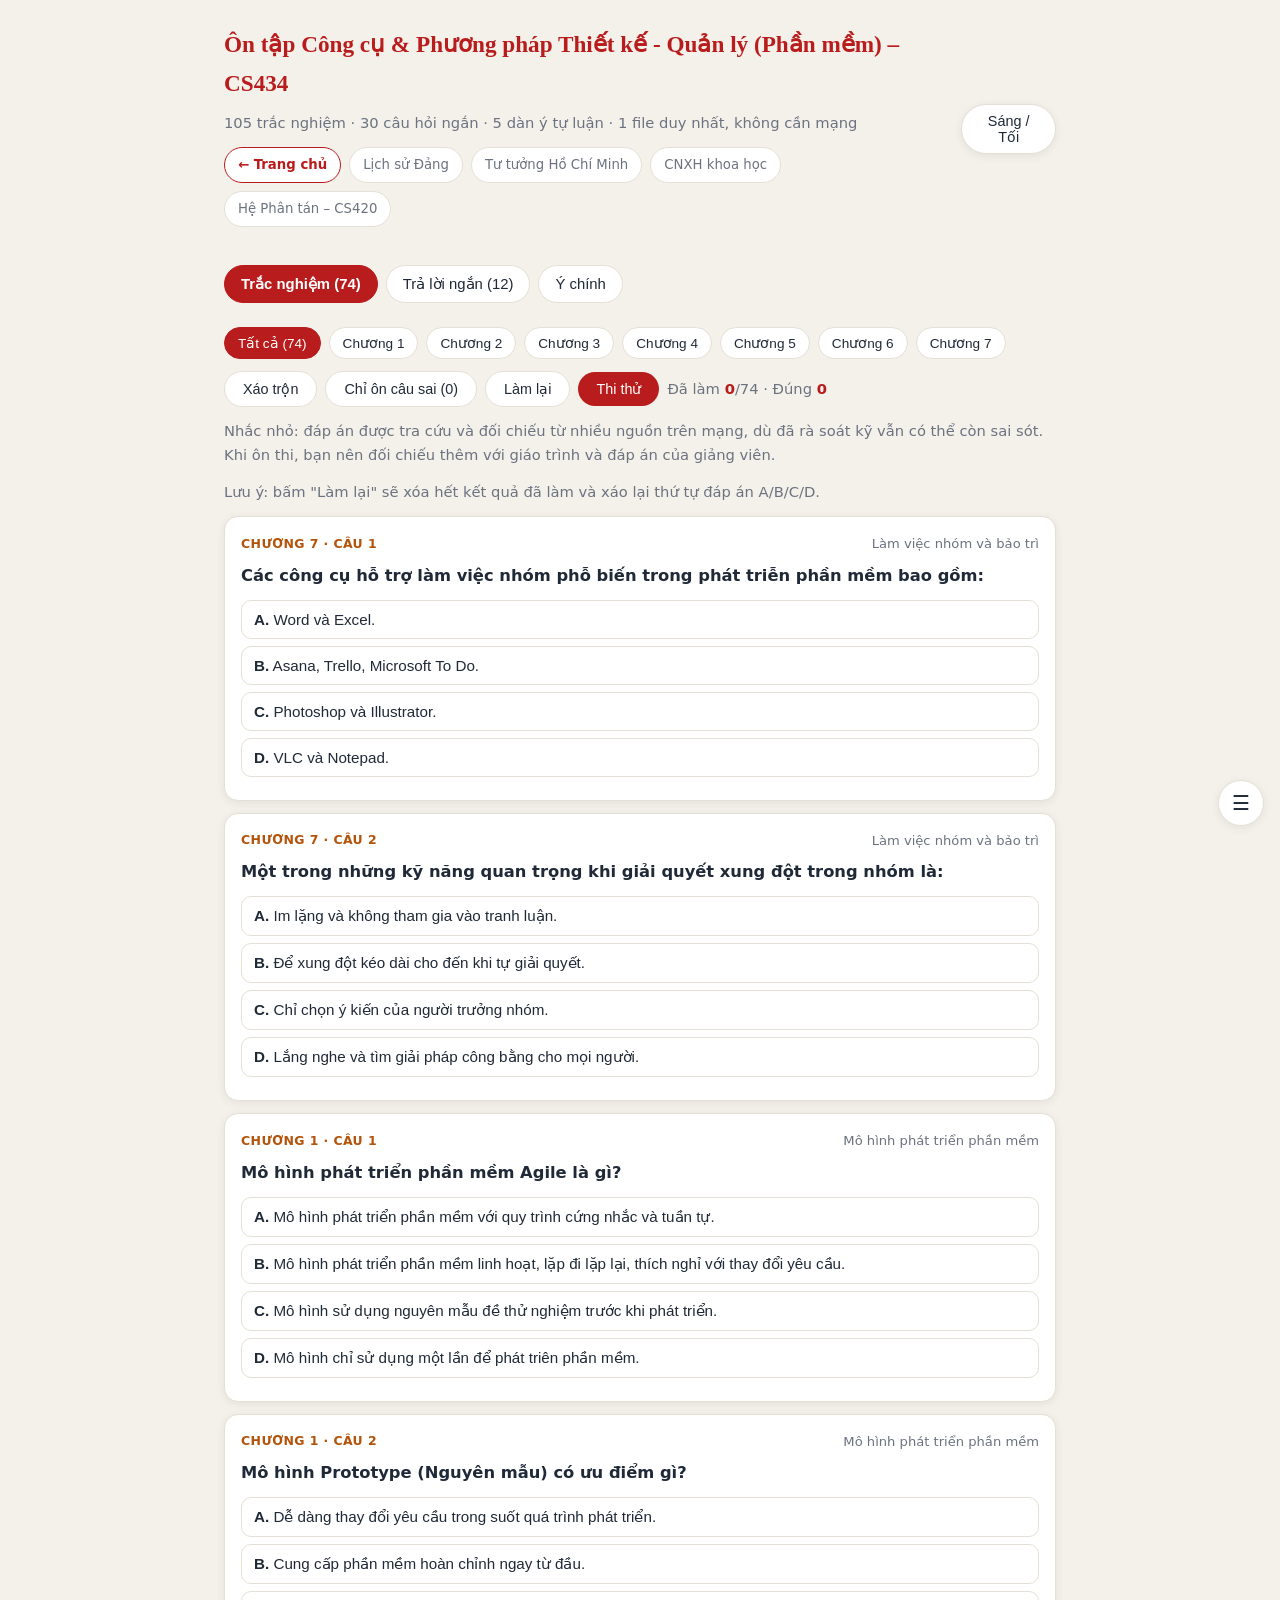
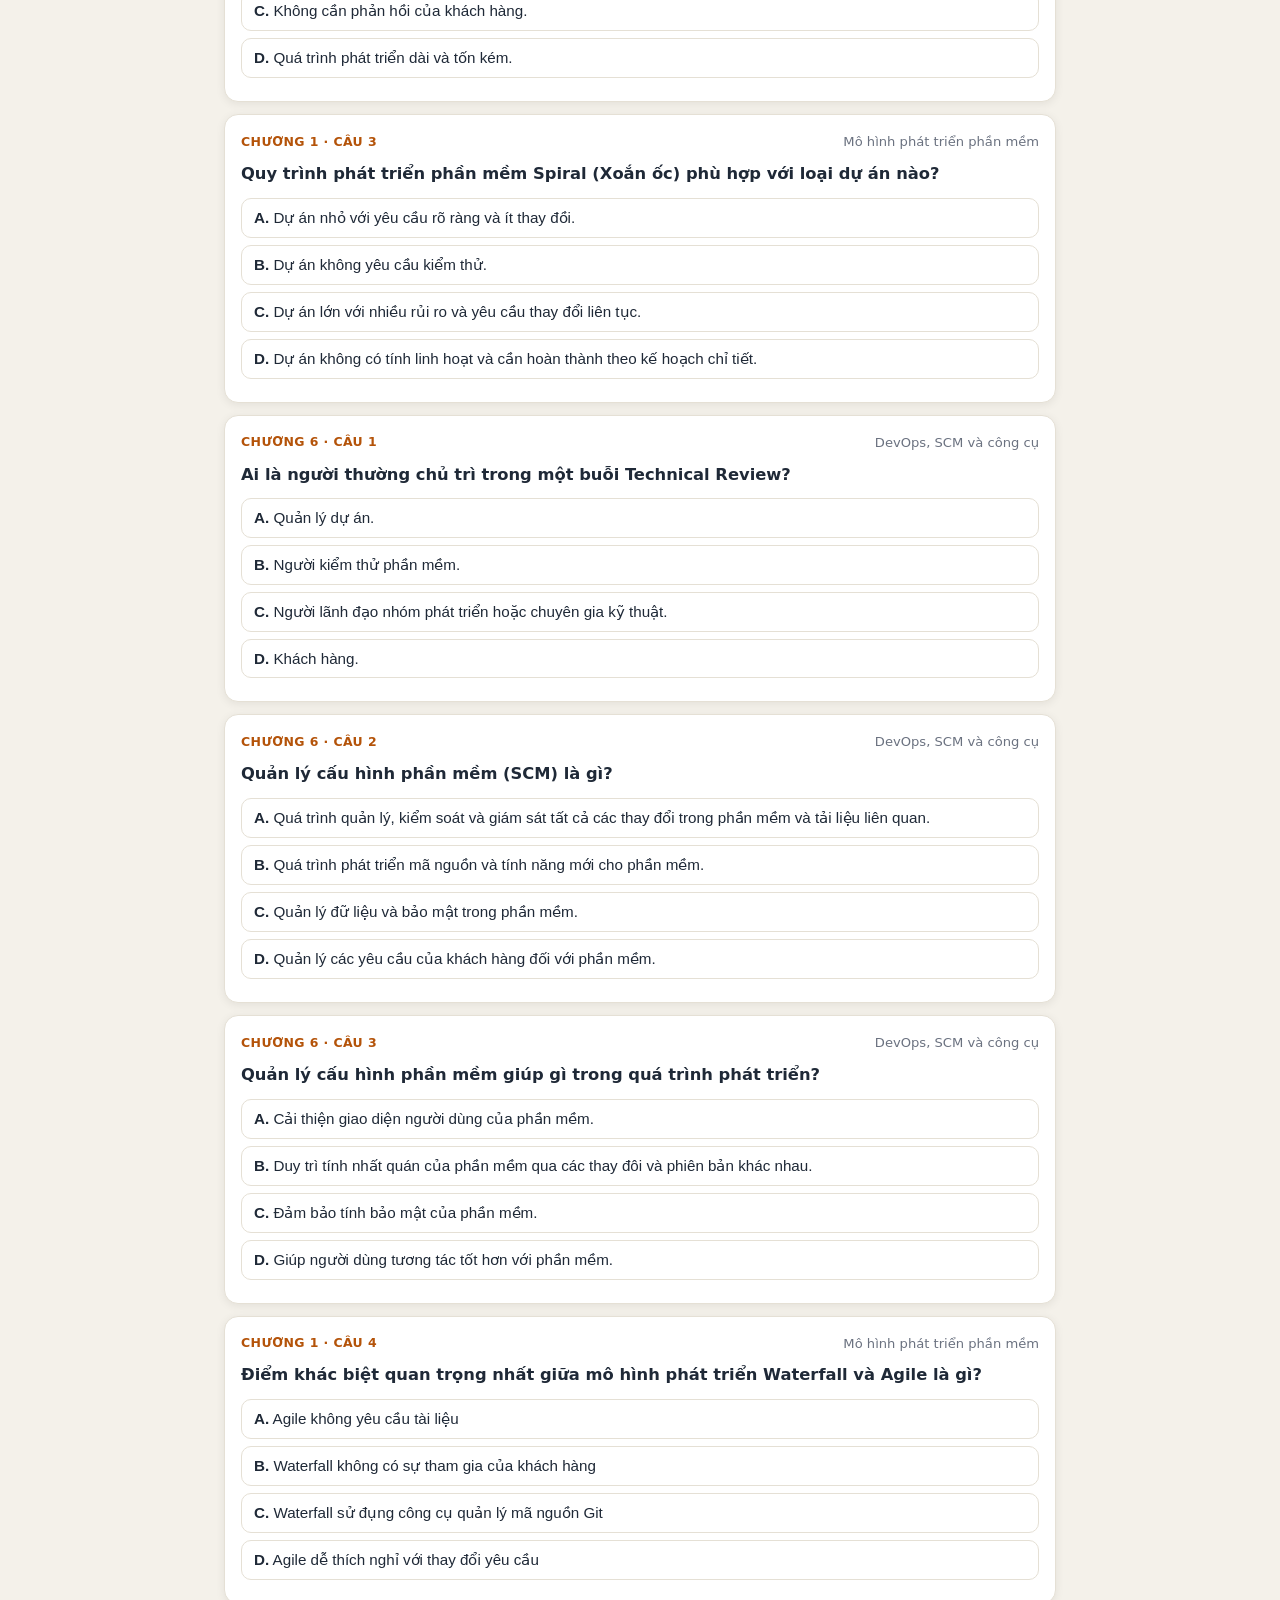
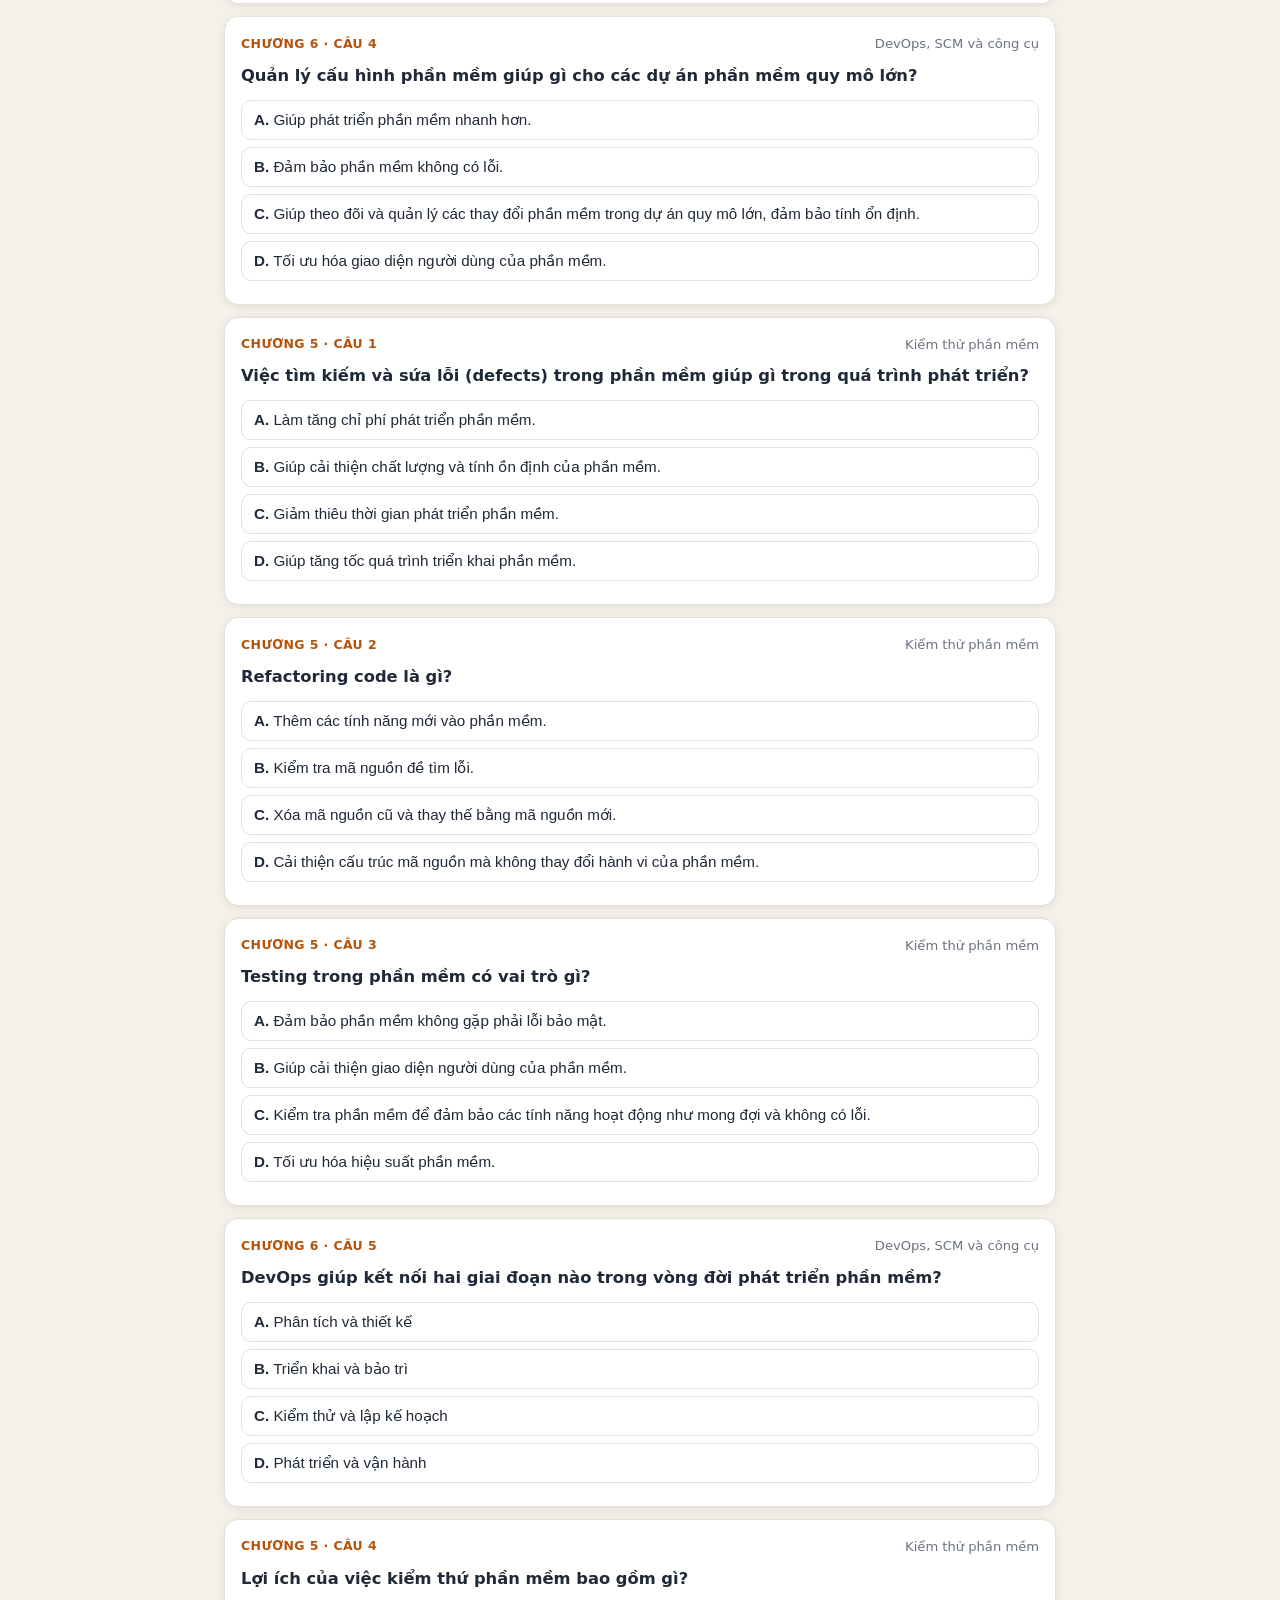
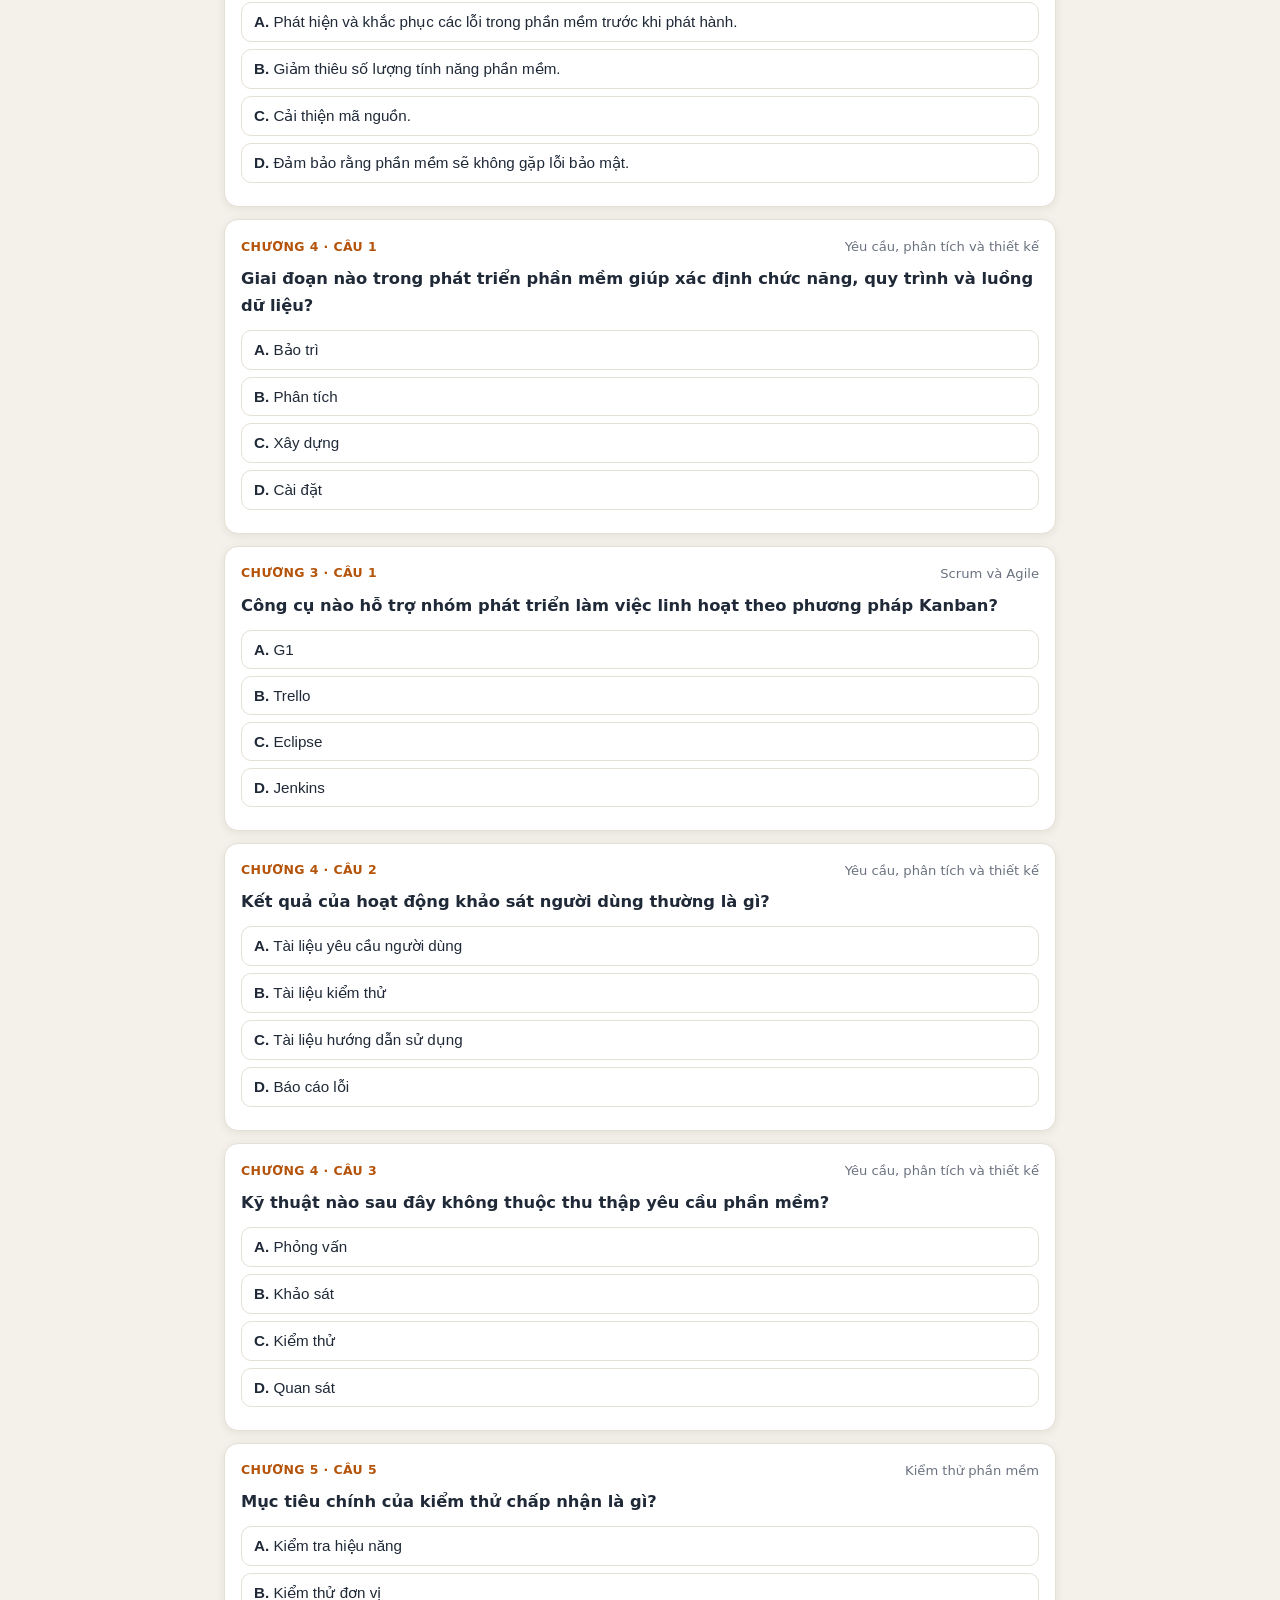
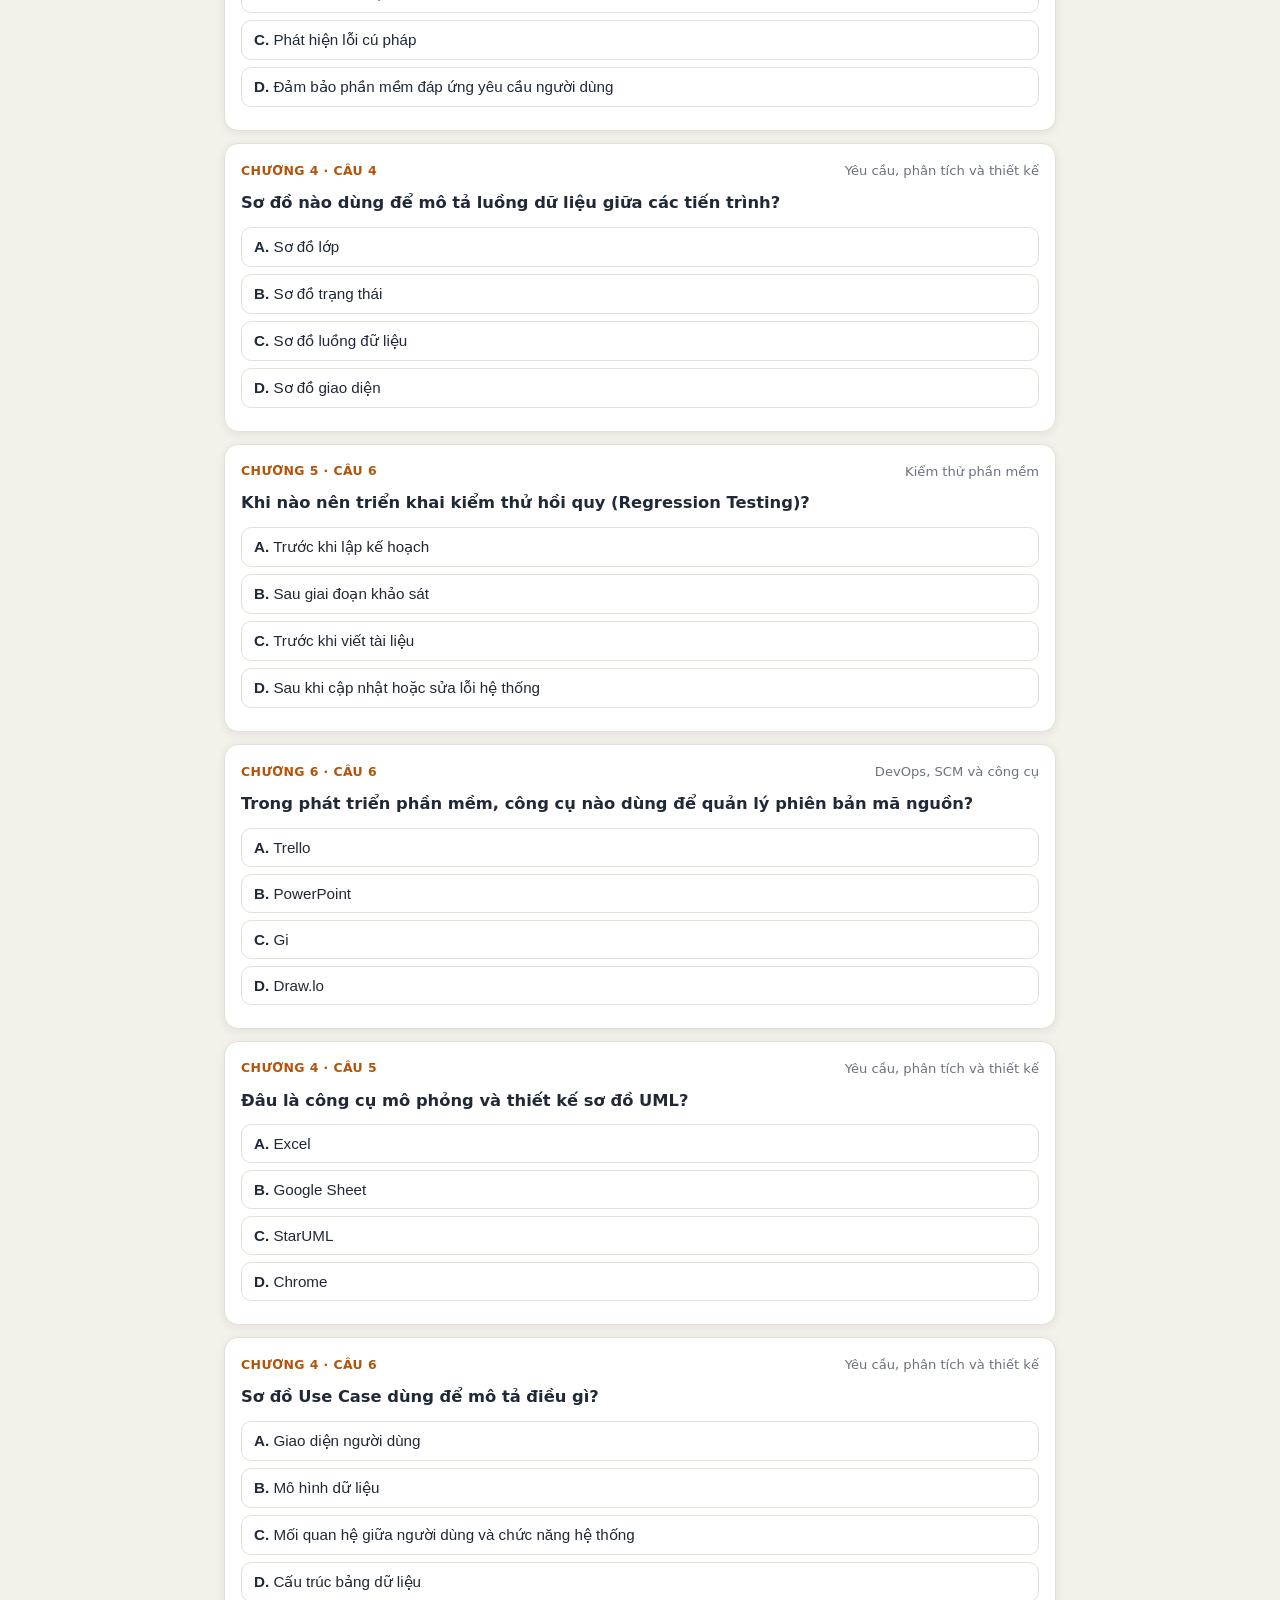
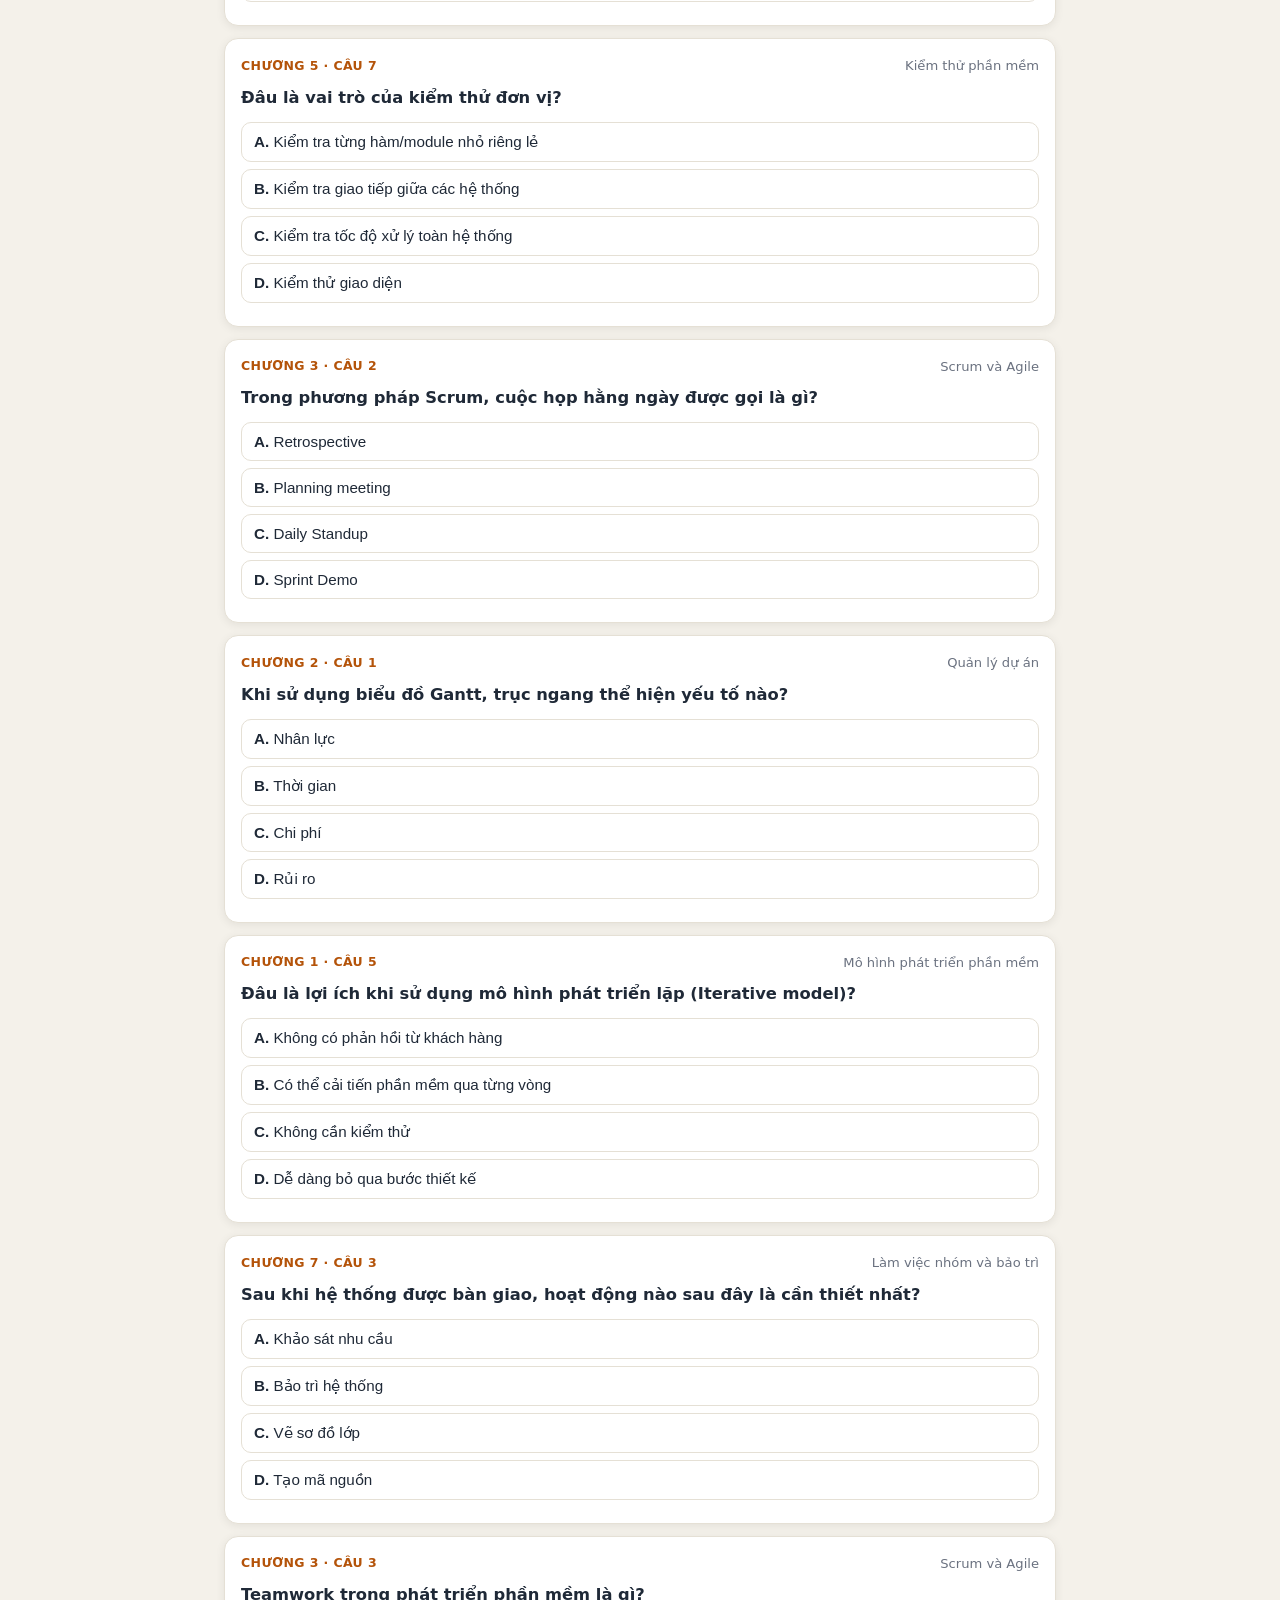
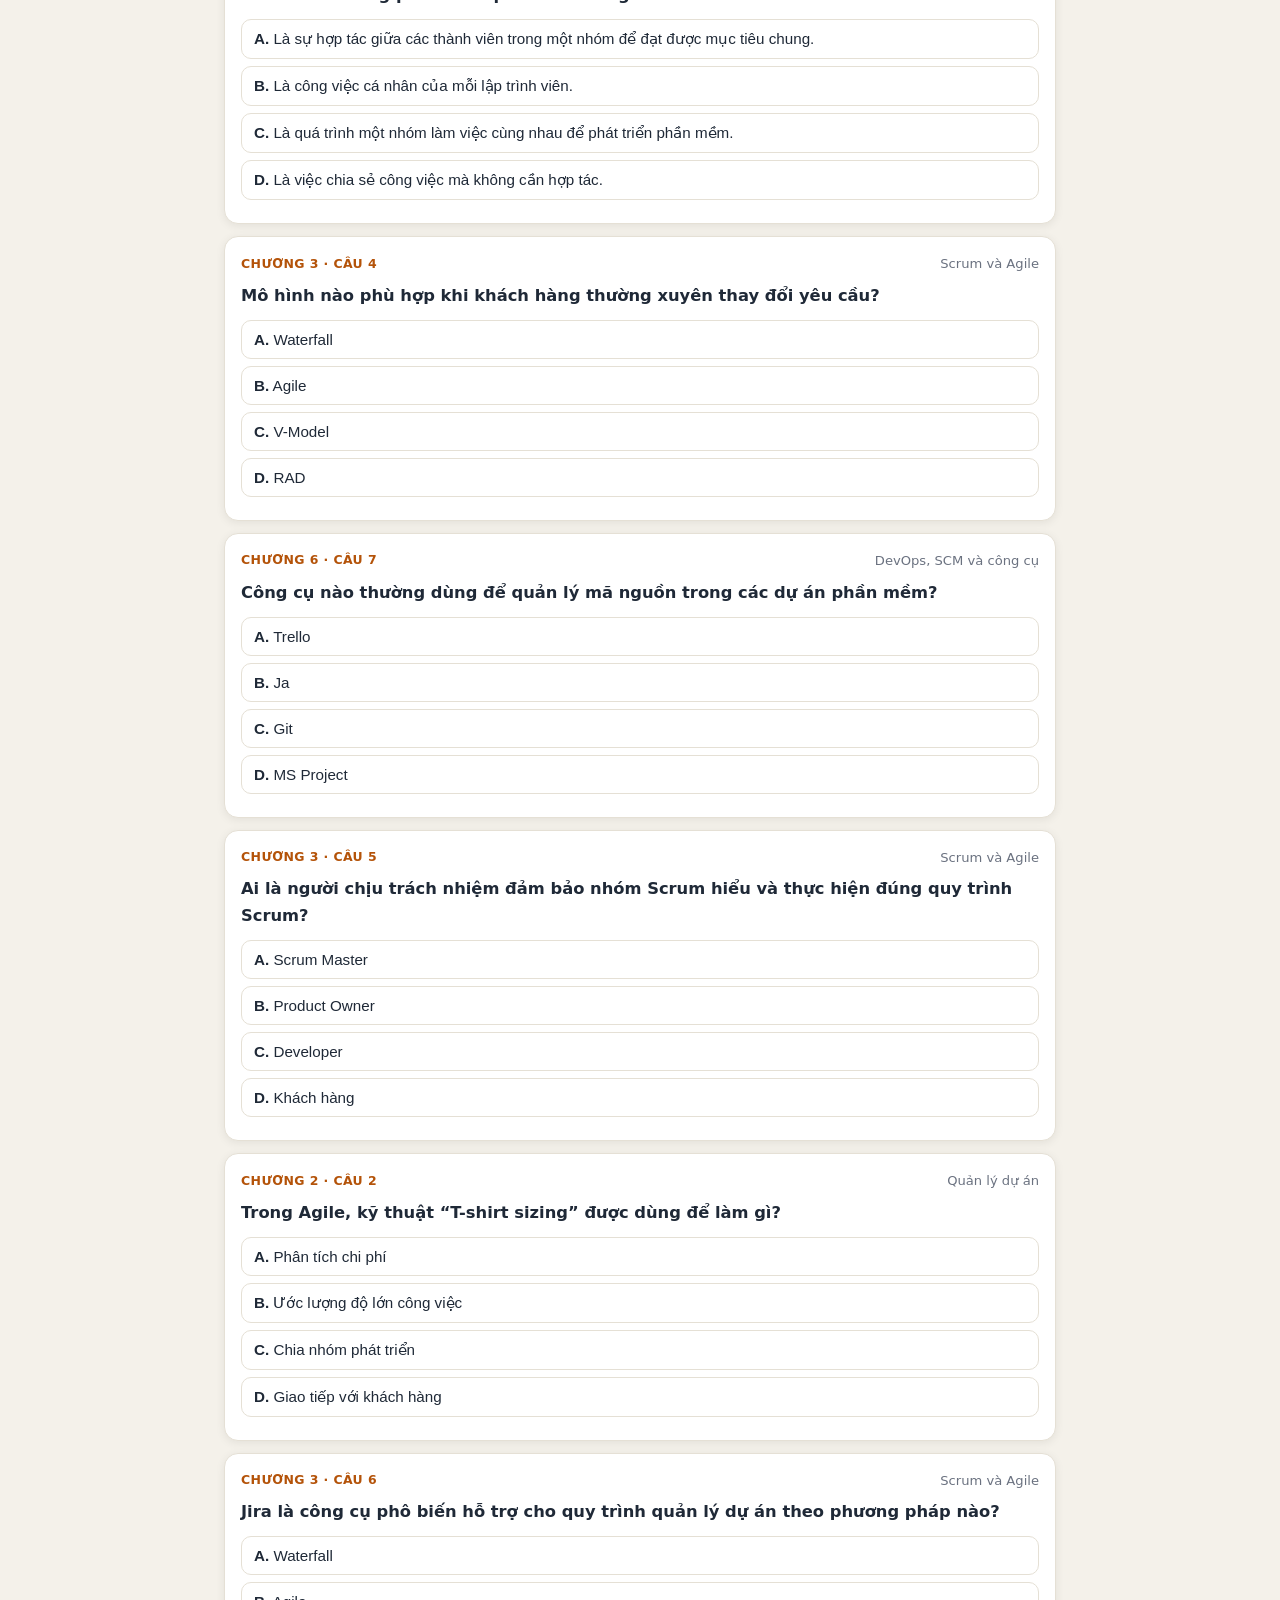
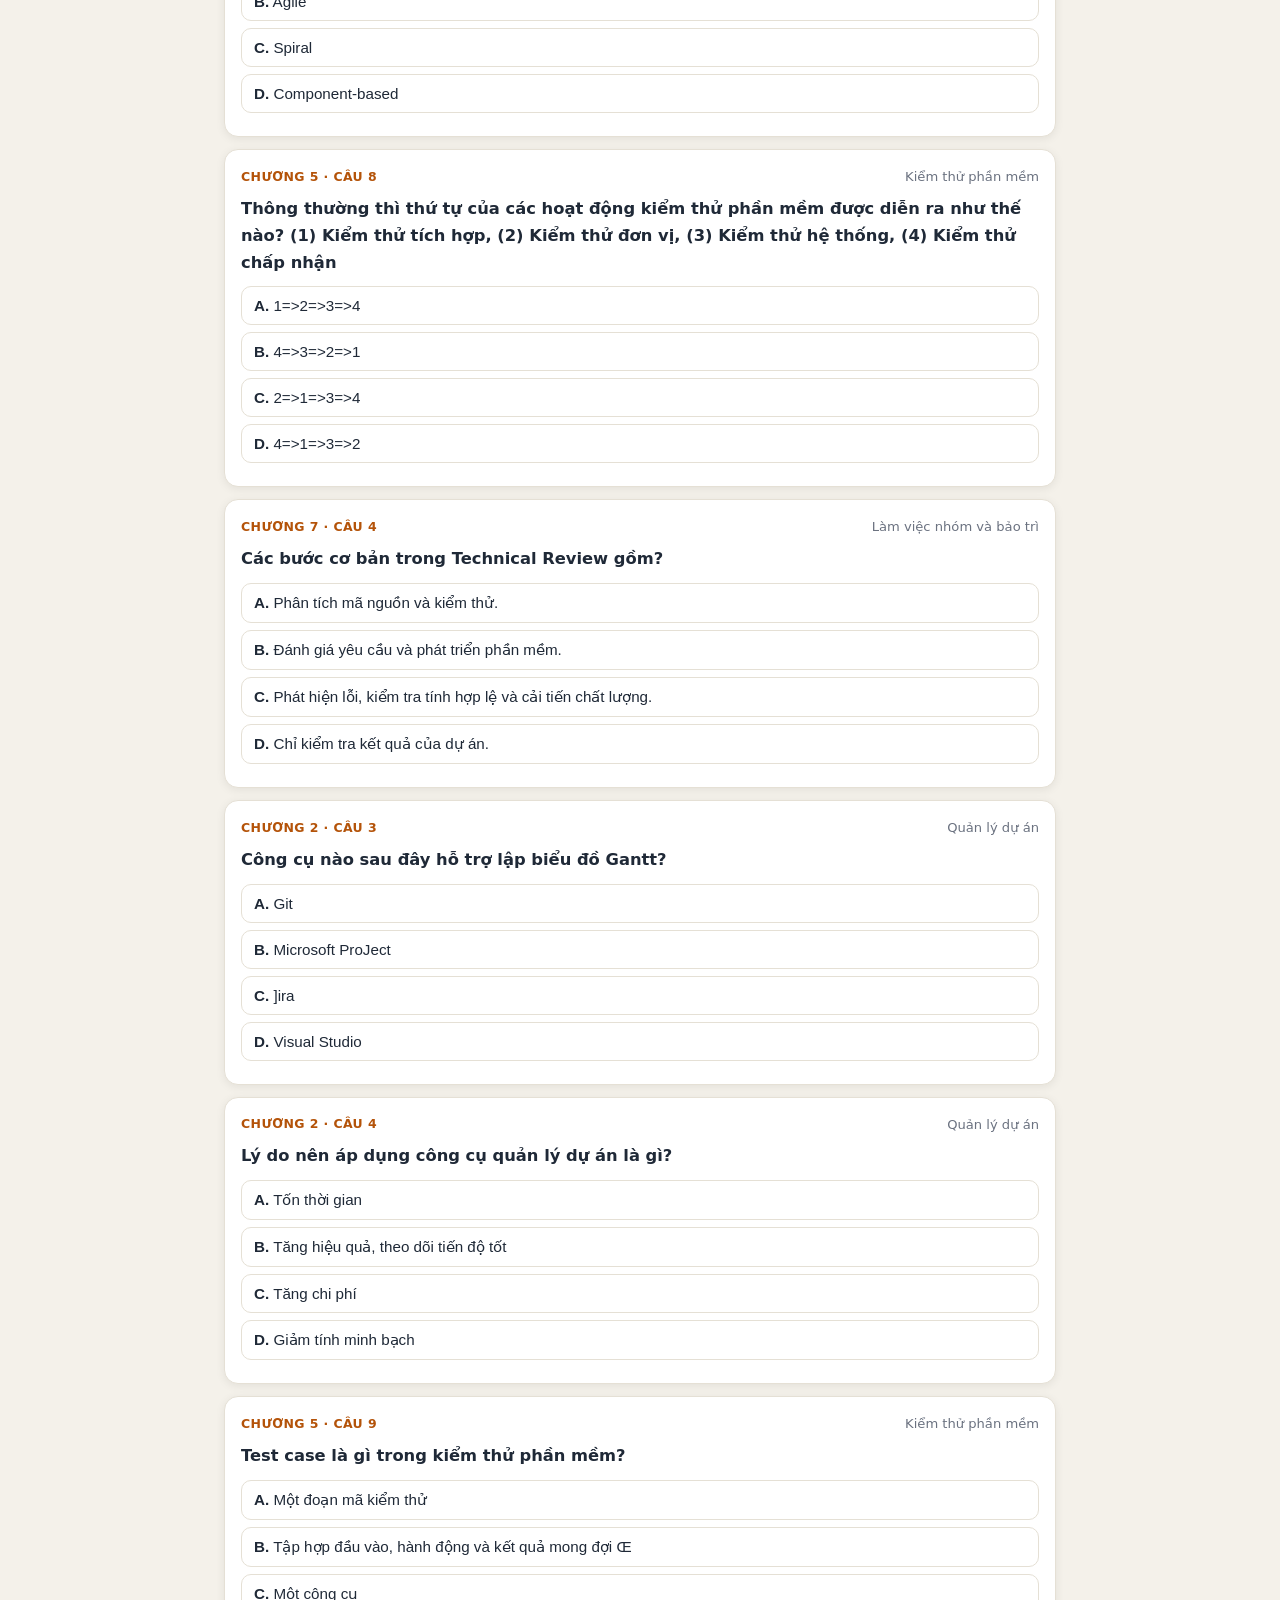
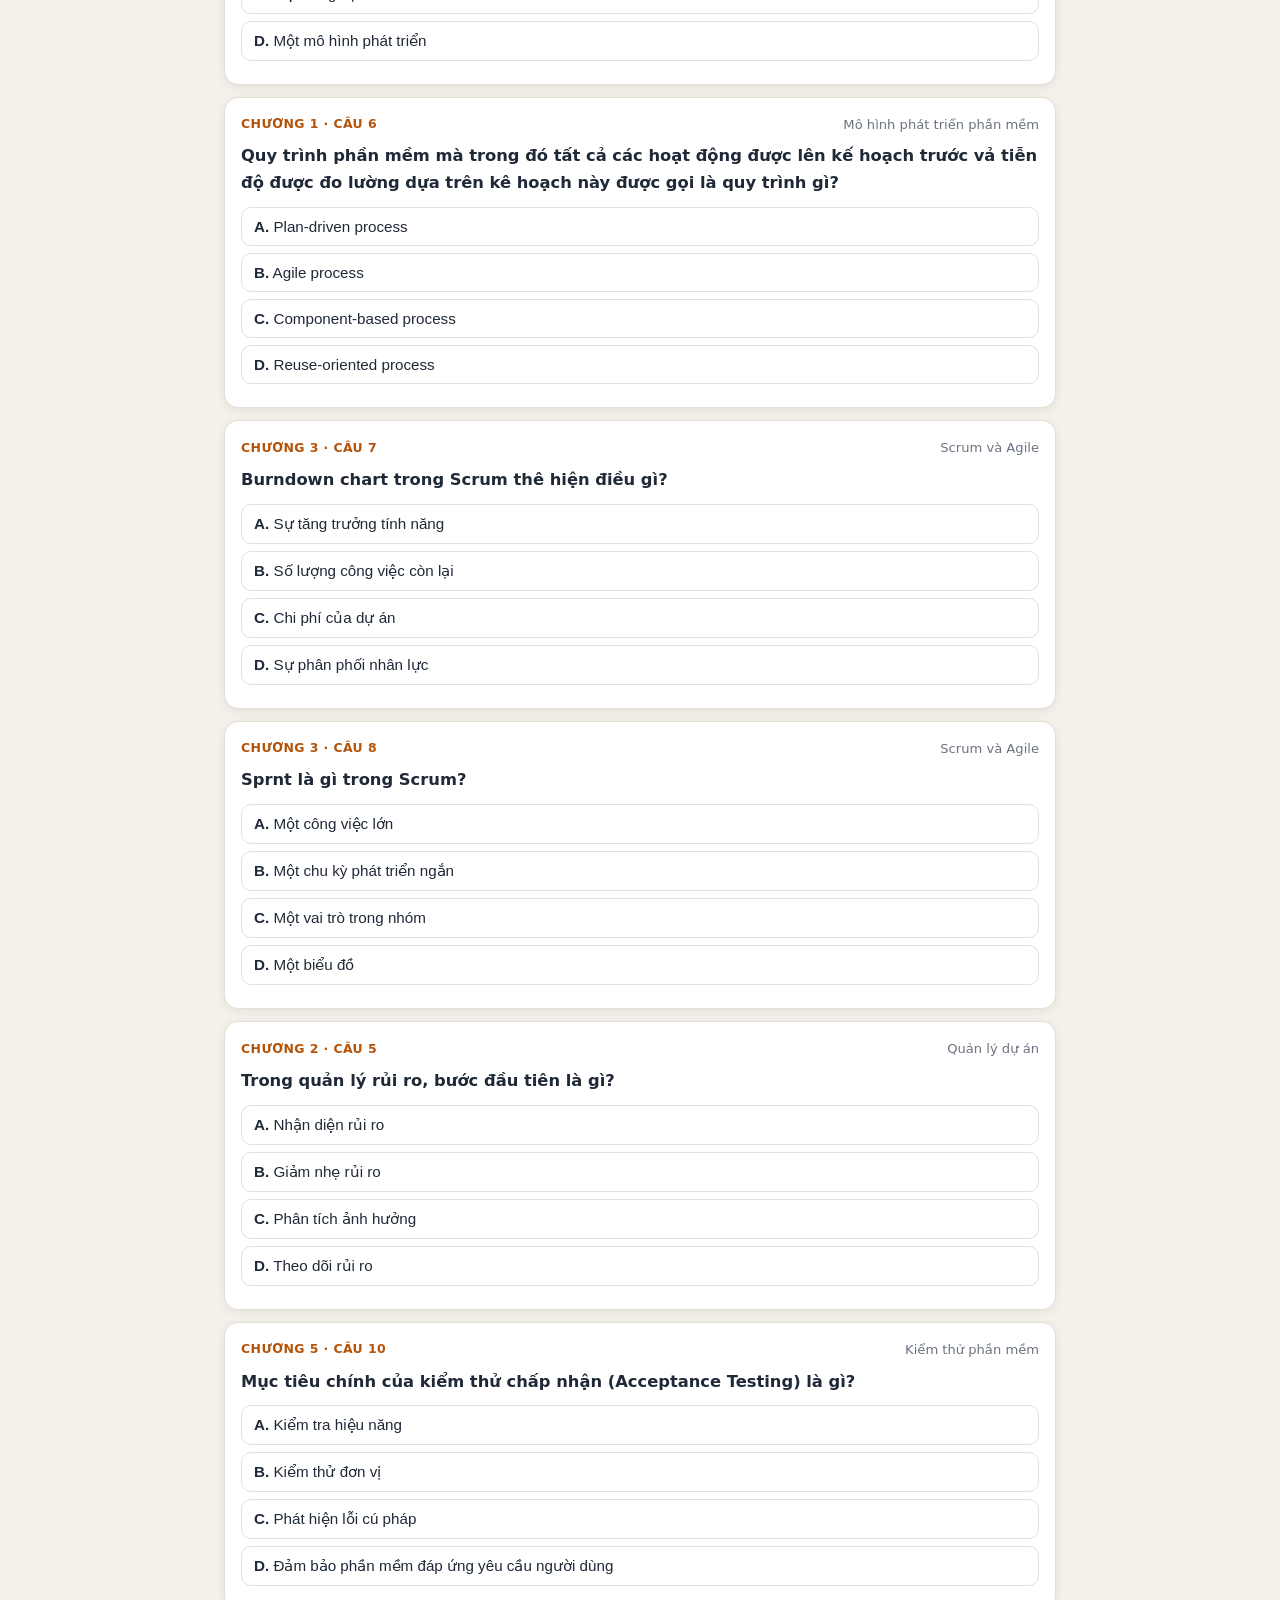
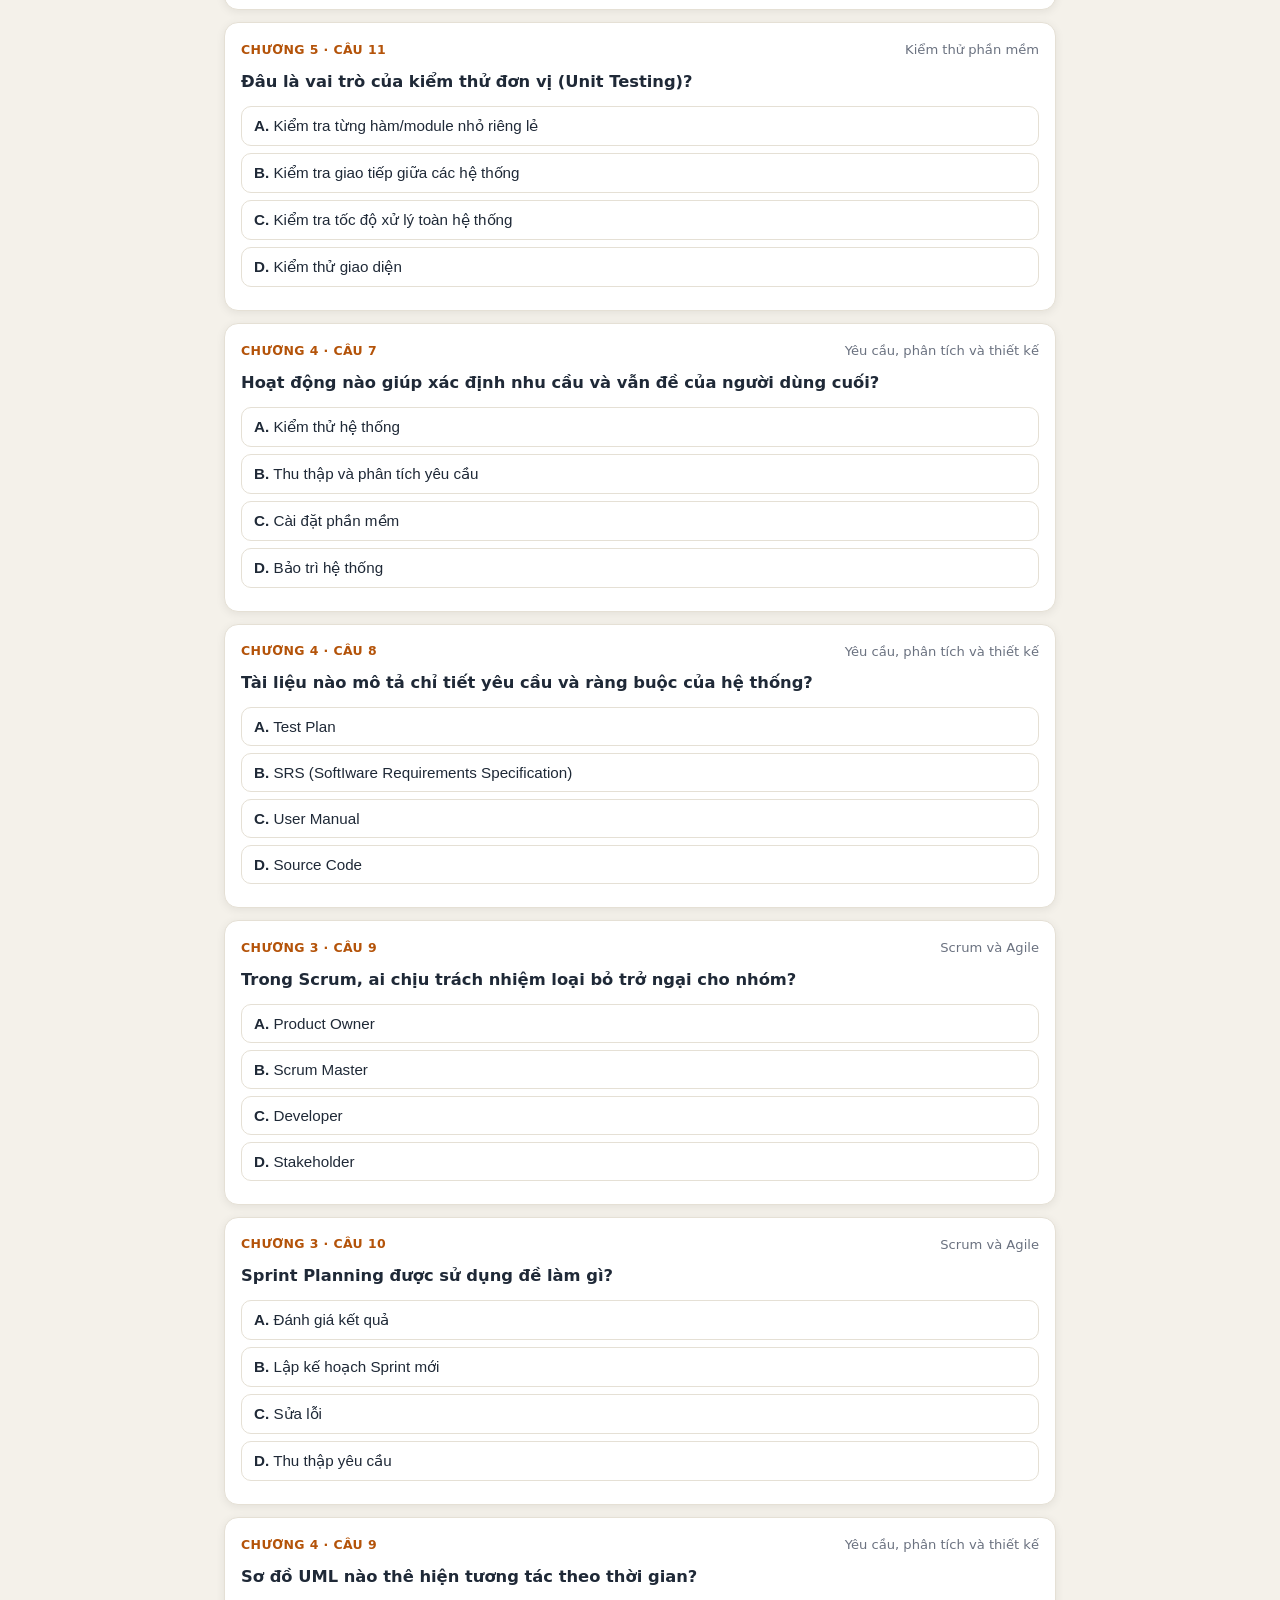
<file: cs434/index.html>
<!DOCTYPE html>
<html lang="vi">
<head>
<meta charset="UTF-8">
<meta name="viewport" content="width=device-width, initial-scale=1.0">
<title>Ôn tập Công cụ & Phương pháp Thiết kế - Quản lý (Phần mềm) – CS434</title>
<style>
:root{
  --bg:#f4f1ea; --card:#ffffff; --ink:#1f2937; --muted:#6b7280;
  --accent:#b91c1c; --accent-soft:#fee2e2; --gold:#b45309;
  --ok:#15803d; --ok-soft:#dcfce7; --bad:#b91c1c; --bad-soft:#fee2e2;
  --line:#e5e0d5; --shadow:0 2px 10px rgba(0,0,0,.07);
}
body.dark{
  --bg:#141210; --card:#1f1c18; --ink:#e9e2d6; --muted:#a8a094;
  --accent:#f87171; --accent-soft:#3b1d1d; --gold:#fbbf24;
  --ok:#4ade80; --ok-soft:#14331f; --bad:#f87171; --bad-soft:#3b1d1d;
  --line:#38322a; --shadow:0 2px 10px rgba(0,0,0,.4);
}
*{box-sizing:border-box}
body{margin:0;font-family:"Segoe UI",system-ui,-apple-system,sans-serif;background:var(--bg);color:var(--ink);line-height:1.65}
.wrap{max-width:860px;margin:0 auto;padding:16px 14px 80px}
header.top{display:flex;align-items:center;justify-content:space-between;gap:10px;margin-bottom:6px}
h1{font-family:"Times New Roman",Times,serif;font-size:1.45rem;margin:.4em 0;color:var(--accent)}
.sub{color:var(--muted);font-size:.92rem;margin:0 0 12px}
.theme-btn{background:var(--card);border:1px solid var(--line);color:var(--ink);border-radius:999px;padding:8px 14px;cursor:pointer;font-size:.9rem;box-shadow:var(--shadow)}
.tabs{display:flex;gap:8px;flex-wrap:wrap;margin:14px 0;position:sticky;top:0;background:var(--bg);padding:10px 0;z-index:5}
.tab{border:1px solid var(--line);background:var(--card);color:var(--ink);border-radius:999px;padding:9px 16px;cursor:pointer;font-size:.93rem}
.tab.active{background:var(--accent);color:#fff;border-color:var(--accent);font-weight:600}
.panel{display:none}.panel.active{display:block}
.card{background:var(--card);border:1px solid var(--line);border-radius:14px;padding:16px;margin:12px 0;box-shadow:var(--shadow)}
.chips{display:flex;gap:8px;flex-wrap:wrap;margin:10px 0}
.chip{border:1px solid var(--line);background:var(--card);color:var(--ink);border-radius:999px;padding:7px 13px;cursor:pointer;font-size:.85rem}
.chip.active{background:var(--accent);color:#fff;border-color:var(--accent)}
.exh{font-family:"Times New Roman",Times,serif;font-size:1.25rem;margin:0 0 6px;color:var(--accent)}
.lbl{display:block;font-size:.85rem;color:var(--muted);margin:10px 0 4px}
#examRoot input[type=number]{width:130px;padding:9px 12px;border:1px solid var(--line);border-radius:10px;font-size:1rem;background:var(--card);color:var(--ink)}
.extop{position:sticky;top:0;z-index:6;display:flex;justify-content:space-between;align-items:center;background:var(--bg);padding:10px 0;margin-bottom:4px}
.extimer{font-size:1.5rem;font-weight:800;color:var(--accent);font-variant-numeric:tabular-nums}
.extimer.low{color:var(--bad)}
.exgrid{display:flex;gap:6px;flex-wrap:wrap;margin:10px 0}
.exg{width:38px;height:38px;border:1px solid var(--line);background:var(--card);color:var(--ink);border-radius:8px;cursor:pointer;font-weight:700;font-size:.85rem}
.exg.done{background:var(--accent);color:#fff;border-color:var(--accent)}
.exg.cur{outline:2px solid var(--gold);outline-offset:1px}
.exscore{font-size:2.4rem;font-weight:800;color:var(--accent);text-align:center;margin:4px 0}
.exsub{text-align:center;color:var(--muted);margin:0 0 10px}
.exhist{margin-top:14px;font-size:.88rem;color:var(--muted)}
.exhist .erow{padding:7px 0;border-top:1px solid var(--line);display:flex;justify-content:space-between}
.exhist .erow b{color:var(--accent)}
.exwrong{font-size:.92rem}
.subjnav{display:flex;gap:8px;flex-wrap:wrap;margin:2px 0 14px}.subjnav a{border:1px solid var(--line);background:var(--card);color:var(--muted);border-radius:999px;padding:6px 13px;font-size:.83rem;text-decoration:none;transition:border-color .15s,color .15s}.subjnav a:hover{border-color:var(--accent);color:var(--accent)}.subjnav a.home{color:var(--accent);border-color:var(--accent);font-weight:600}
.q-head{display:flex;justify-content:space-between;align-items:center;gap:8px;margin-bottom:8px}
.q-tag{font-size:.78rem;color:var(--gold);font-weight:700;text-transform:uppercase;letter-spacing:.4px}
.q-num{font-size:.82rem;color:var(--muted)}
.q-text{font-weight:600;margin:0 0 10px;font-size:1.02rem}
.opt{display:block;width:100%;text-align:left;background:var(--card);border:1px solid var(--line);color:var(--ink);border-radius:10px;padding:10px 12px;margin:7px 0;cursor:pointer;font-size:.95rem;transition:background .15s}
.opt:hover:not(:disabled){border-color:var(--accent)}
.opt:disabled{cursor:default;opacity:.95}
.opt.correct{background:var(--ok-soft);border-color:var(--ok);color:var(--ok);font-weight:600}
.opt.wrong{background:var(--bad-soft);border-color:var(--bad);color:var(--bad)}
.tip{display:none;background:var(--accent-soft);border-left:4px solid var(--accent);border-radius:0 10px 10px 0;padding:10px 12px;margin-top:10px;font-size:.9rem}
.tip.show{display:block}
.ans-list{margin:8px 0 0;padding-left:20px;}
.ans-list li{margin:4px 0;}
.tip b{color:var(--accent)}
.toolbar{display:flex;gap:8px;flex-wrap:wrap;align-items:center;margin:12px 0}
.btn{background:var(--accent);color:#fff;border:none;border-radius:999px;padding:9px 18px;cursor:pointer;font-size:.9rem}
.btn.ghost{background:var(--card);color:var(--ink);border:1px solid var(--line)}
.score{font-size:.92rem;color:var(--muted)}
.score b{color:var(--accent)}
/* muc luc cau hoi + nut len dau trang */
#qNavFab{position:fixed;right:16px;bottom:74px;width:46px;height:46px;border-radius:50%;background:var(--card);color:var(--ink);border:1px solid var(--line);font-size:20px;line-height:1;cursor:pointer;box-shadow:var(--shadow);z-index:60}
#qNavOverlay{position:fixed;inset:0;background:rgba(0,0,0,.5);display:none;align-items:center;justify-content:center;z-index:80;padding:16px}
#qNavOverlay.open{display:flex}
#qNavPopup{background:var(--card);color:var(--ink);border:1px solid var(--line);border-radius:14px;box-shadow:var(--shadow);max-width:430px;width:100%;max-height:72vh;display:flex;flex-direction:column}
.qnav-head{display:flex;align-items:center;justify-content:space-between;padding:12px 14px;border-bottom:1px solid var(--line)}
#qNavClose{border:1px solid var(--line);background:transparent;color:var(--ink);border-radius:8px;width:32px;height:32px;cursor:pointer;font-size:15px;line-height:1}
#qNav{display:grid;grid-template-columns:repeat(auto-fill,minmax(42px,1fr));gap:8px;padding:14px;overflow-y:auto}
.qn{padding:8px 0;border:1px solid var(--line);border-radius:8px;background:var(--card);color:var(--ink);font-weight:700;cursor:pointer;font-size:.85rem}
.qn.ok{background:#16a34a;border-color:#16a34a;color:#fff}
.qn.bad{background:#dc2626;border-color:#dc2626;color:#fff}
.qnl{grid-column:1/-1;display:block;width:100%;text-align:left;padding:10px 12px;border:1px solid var(--line);border-radius:10px;background:var(--card);color:var(--ink);cursor:pointer;font-size:.9rem}
.card.flash{outline:2px solid var(--accent);outline-offset:2px}
#toTop{position:fixed;right:16px;bottom:16px;width:46px;height:46px;border-radius:50%;border:none;background:var(--accent);color:#fff;font-size:22px;line-height:1;cursor:pointer;box-shadow:var(--shadow);display:none;z-index:60}
#toTop.show{display:block}
/* essay */
.acc{border:1px solid var(--line);border-radius:14px;margin:12px 0;background:var(--card);box-shadow:var(--shadow);overflow:hidden}
.acc-head{padding:15px 16px;cursor:pointer;font-weight:700;display:flex;justify-content:space-between;gap:10px;align-items:center}
.acc-head:hover{background:var(--accent-soft)}
.acc-body{display:none;padding:4px 18px 18px}
.acc.open .acc-body{display:block}
.acc-body h4{color:var(--accent);margin:14px 0 6px;font-size:.98rem}
.acc-body ul{margin:6px 0;padding-left:20px}
.acc-body li{margin:5px 0;font-size:.94rem}
.kw{background:var(--accent-soft);border-radius:6px;padding:1px 7px;font-size:.88em;color:var(--accent);font-weight:600;white-space:nowrap}
/* key points */
.tl{position:relative;margin:14px 0 14px 8px;padding-left:22px;border-left:3px solid var(--accent)}
.tl-item{margin:0 0 16px;position:relative}
.tl-item::before{content:"";position:absolute;left:-30px;top:6px;width:12px;height:12px;border-radius:50%;background:var(--accent)}
.tl-year{font-weight:800;color:var(--accent)}
.formula{background:var(--card);border:1px dashed var(--accent);border-radius:12px;padding:12px 14px;margin:10px 0;font-size:.95rem}
.formula b{color:var(--accent)}
footer.note{margin-top:26px;color:var(--muted);font-size:.85rem;border-top:1px solid var(--line);padding-top:14px}
@media(max-width:640px){
  .wrap{padding:12px 10px 60px}
  h1{font-size:1.15rem}
  .sub{font-size:.84rem}
  header.top{align-items:flex-start}
  .theme-btn{padding:7px 12px;font-size:.8rem;flex:0 0 auto}
  .tabs{flex-wrap:nowrap;overflow-x:auto;gap:6px;padding:8px 2px;scrollbar-width:none;-webkit-overflow-scrolling:touch}
  .tabs::-webkit-scrollbar{display:none}
  .tab{flex:0 0 auto;padding:8px 13px;font-size:.84rem}
  .chips{gap:6px}
  .chip{padding:6px 11px;font-size:.8rem}
  .toolbar{gap:6px}
  .btn{padding:8px 14px;font-size:.84rem}
  .score{font-size:.84rem;width:100%}
  .card{padding:13px 12px}
  .q-text{font-size:.97rem}
  .q-head{flex-wrap:wrap;gap:4px}
  .q-num{font-size:.74rem}
  .opt{padding:9px 10px;font-size:.9rem}
  .tip{font-size:.86rem}
  .acc-head{padding:13px 14px;font-size:.94rem}
  .tl{margin-left:4px}
}
.codeblock{background:#1e1e2e;color:#cdd6f4;border-radius:0 0 10px 10px;padding:14px 16px;overflow-x:auto;font-size:.82rem;line-height:1.5;margin:0;font-family:Consolas,Menlo,monospace;white-space:pre}
.codewrap{margin:12px 0 4px;border-radius:10px;overflow:hidden}
.codehead{display:flex;justify-content:space-between;align-items:center;background:#313244;color:#cdd6f4;padding:8px 14px;font-size:.8rem;font-family:Consolas,Menlo,monospace}
.copybtn{background:var(--accent);color:#fff;border:none;border-radius:6px;padding:4px 12px;font-size:.75rem;cursor:pointer}
.copybtn:hover{opacity:.85}
</style>
</head>
<body>
<div class="wrap">
<header class="top">
  <div>
    <h1>Ôn tập Công cụ & Phương pháp Thiết kế - Quản lý (Phần mềm) – CS434</h1>
    <p class="sub">105 trắc nghiệm &middot; 30 câu hỏi ngắn &middot; 5 dàn ý tự luận &middot; 1 file duy nhất, không cần mạng</p>
    <nav class="subjnav"><a class="home" href="../">&larr; Trang chủ</a><a href="../his362/">Lịch sử Đảng</a><a href="../pos361/">Tư tưởng Hồ Chí Minh</a><a href="../pos351/">CNXH khoa học</a><a href="../cs420/">Hệ Phân tán – CS420</a></nav>
  </div>
  <button class="theme-btn" id="themeBtn" title="Đổi giao diện sáng/tối">Sáng / Tối</button>
</header>

<nav class="tabs">
  <button class="tab active" data-tab="quiz">Trắc nghiệm (74)</button>
  <button class="tab" data-tab="flash">Trả lời ngắn (12)</button>
  
  <button class="tab" data-tab="keys">Ý chính</button>
</nav>

<!-- ============ QUIZ ============ -->
<section class="panel active" id="panel-quiz">
  <div class="chips" id="chapChips"></div>
  <div class="toolbar">
    <button class="btn ghost" id="shuffleBtn">Xáo trộn</button>
    <button class="btn ghost" id="wrongBtn">Chỉ ôn câu sai (<span id="wrongCount">0</span>)</button>
    <button class="btn ghost" id="resetBtn">Làm lại</button><button class="btn" id="examBtn">Thi thử</button>
    <span class="score" id="scoreLine">Đã làm <b>0</b>/105 &middot; Đúng <b>0</b></span>
  </div>
  <p class="sub">Nhắc nhỏ: đáp án được tra cứu và đối chiếu từ nhiều nguồn trên mạng, dù đã rà soát kỹ vẫn có thể còn sai sót. Khi ôn thi, bạn nên đối chiếu thêm với giáo trình và đáp án của giảng viên.</p>
  <p class="sub">Lưu ý: bấm "Làm lại" sẽ xóa hết kết quả đã làm và xáo lại thứ tự đáp án A/B/C/D.</p>
  <div id="quizList"></div>
<div id="examRoot" style="display:none">
  <div class="card" id="exSetup">
    <h3 class="exh">Thi thử trắc nghiệm</h3>
    <p class="sub" style="margin:0 0 4px">Mặc định: 30 câu / 30 phút. Bạn chỉnh lại tùy ý.</p>
    <label class="lbl" for="exNum">Số câu hỏi (tối đa <span id="exMax">0</span>)</label>
    <input type="number" id="exNum" min="1" value="30">
    <label class="lbl" for="exMin">Thời gian (phút)</label>
    <input type="number" id="exMin" min="1" value="30">
    <div class="toolbar">
      <button class="btn" id="exStart">Bắt đầu thi</button>
      <button class="btn ghost" id="exCancel">Đóng</button>
    </div>
    <div class="exhist" id="exHist"></div>
  </div>
  <div id="exRun" style="display:none">
    <div class="extop"><span class="extimer" id="exTimer">30:00</span><button class="btn" id="exSubmit">Nộp bài</button></div>
    <div class="exgrid" id="exGrid"></div>
    <div class="card" id="exQ"></div>
    <div class="toolbar">
      <button class="btn ghost" id="exPrev">&larr; Câu trước</button>
      <button class="btn ghost" id="exNext">Câu tiếp &rarr;</button>
      <button class="btn ghost" id="exQuit">Thoát</button>
    </div>
  </div>
  <div id="exResult" style="display:none"></div>
</div>

</section>

<!-- ============ CÂU HỎI NGẮN ============ -->
<section class="panel" id="panel-flash">
  <div class="toolbar">
    <button class="btn ghost" id="fcShuffle">Xáo trộn thứ tự</button>
    <span class="score">Đáp án hiện ngay bên dưới mỗi câu hỏi</span>
  </div>
  <div id="flashList"></div>
</section>

<!-- ============ ESSAY ============ -->
<section class="panel" id="panel-essay">
  <p class="sub">Chạm vào từng đề để mở dàn ý chi tiết. Mỗi dàn ý đều có sẵn đoạn <b>liên hệ sinh viên</b> dùng được cho nhiều đề.</p>
  <div id="essayList"></div>
</section>

<!-- ============ KEY POINTS ============ -->
<section class="panel" id="panel-keys">
  <div class="card">
    <h3 style="color:var(--accent);margin-top:0">Ý chính từng chương</h3>
    <h4>Chương 1 – Mô hình phát triển phần mềm</h4><ul>
      <li><b>Agile</b>: linh hoạt, lặp đi lặp lại, thích nghi với thay đổi yêu cầu.</li>
      <li><b>Waterfall</b>: tuần tự, cứng nhắc — hạn chế lớn nhất là khó thay đổi yêu cầu khi đã qua giai đoạn.</li>
      <li><b>Prototype</b>: ưu điểm là dễ thay đổi yêu cầu nhờ có nguyên mẫu sớm.</li>
      <li><b>Spiral (xoắn ốc)</b>: quản lý rủi ro — hợp dự án lớn, nhiều rủi ro, yêu cầu thay đổi liên tục.</li>
      <li>Khác biệt cốt lõi Waterfall vs Agile: Agile thích nghi thay đổi, Waterfall theo kế hoạch cứng.</li>
    </ul>
    <h4>Chương 2 – Quản lý dự án</h4><ul>
      <li>Biểu đồ <b>Gantt</b>: trục ngang thể hiện THỜI GIAN.</li>
      <li>Kỹ thuật <b>T-shirt sizing</b>: ước lượng độ lớn công việc (S/M/L/XL).</li>
      <li>Quản lý rủi ro bước đầu tiên: NHẬN DIỆN rủi ro.</li>
      <li>Công cụ quản lý dự án (Jira, MS Project): theo dõi tiến độ, phân công, cộng tác.</li>
    </ul>
    <h4>Chương 3 – Scrum và Agile</h4><ul>
      <li><b>Scrum Master</b>: đảm bảo nhóm hiểu và làm đúng Scrum; loại bỏ trở ngại.</li>
      <li><b>Product Owner</b>: tối đa hóa giá trị sản phẩm; quản lý Product Backlog.</li>
      <li><b>Daily Standup</b>: cuộc họp hằng ngày trong Scrum.</li>
      <li><b>Sprint</b>: chu kỳ phát triển ngắn (1-4 tuần).</li>
      <li><b>Sprint Planning</b>: lập kế hoạch sprint, chọn backlog.</li>
      <li><b>Sprint Review</b>: demo sản phẩm cho stakeholders.</li>
      <li><b>Product Backlog</b>: danh sách yêu cầu được ưu tiên.</li>
      <li><b>Burndown chart</b>: công việc còn lại theo thời gian.</li>
      <li>Jira và Trello là công cụ phổ biến hỗ trợ Agile.</li>
    </ul>
    <h4>Chương 4 – Yêu cầu, phân tích và thiết kế</h4><ul>
      <li>Khảo sát người dùng → tài liệu YÊU CẦU (SRS).</li>
      <li>Kỹ thuật thu thập yêu cầu: phỏng vấn, khảo sát, quan sát (KHÔNG gồm kiểm thử).</li>
      <li>Sơ đồ luồng dữ liệu: <b>DFD</b>; Use Case: quan hệ người dùng ↔ chức năng.</li>
      <li>UML theo thời gian: <b>Sequence diagram</b>; luồng xử lý: <b>Activity diagram</b>.</li>
      <li>Công cụ vẽ UML: StarUML; vẽ sơ đồ trực tuyến: Draw.io.</li>
      <li>Giai đoạn phân tích: xác định chức năng; thiết kế: yêu cầu → thiết kế chi tiết.</li>
    </ul>
    <h4>Chương 5 – Kiểm thử phần mềm</h4><ul>
      <li>Thứ tự kiểm thử: <b>Đơn vị → Tích hợp → Hệ thống → Chấp nhận</b>.</li>
      <li><b>Unit test</b>: kiểm tra từng hàm/module nhỏ riêng lẻ.</li>
      <li><b>Regression test</b>: sau khi sửa lỗi/cập nhật, đảm bảo không hỏng cái cũ.</li>
      <li><b>Acceptance test</b>: người dùng xác nhận đáp ứng yêu cầu.</li>
      <li><b>Refactoring</b>: cải thiện cấu trúc code mà KHÔNG thay đổi hành vi.</li>
      <li>Test case = kịch bản kiểm thử (đầu vào + bước thực hiện + kết quả mong đợi).</li>
      <li>Kiểm thử sớm: phát hiện lỗi rẻ hơn, sửa dễ hơn.</li>
      <li>Kiểm thử phi chức năng: hiệu năng, bảo mật, khả năng sử dụng.</li>
    </ul>
    <h4>Chương 6 – DevOps, SCM và công cụ</h4><ul>
      <li><b>DevOps</b>: kết nối Development + Operations; tăng tốc phát triển và triển khai.</li>
      <li><b>Continuous Integration</b>: tích hợp code thường xuyên để phát hiện lỗi sớm.</li>
      <li><b>SCM</b>: quản lý, kiểm soát, giám sát mọi thay đổi — giữ tính nhất quán.</li>
      <li>Quản lý phiên bản mã nguồn: <b>Git</b>; lưu trữ: <b>GitHub</b>.</li>
      <li>Technical Review do lãnh đạo nhóm/chuyên gia kỹ thuật chủ trì.</li>
    </ul>
    <h4>Chương 7 – Làm việc nhóm và bảo trì</h4><ul>
      <li>Công cụ teamwork: Asana, Trello, Microsoft To Do.</li>
      <li>Giải quyết xung đột: LẮNG NGHE và tìm giải pháp công bằng.</li>
      <li>Sau bàn giao hệ thống: BẢO TRÌ là hoạt động cần thiết nhất.</li>
    </ul>
    <h4>Cụm từ khóa hay bị bẫy</h4><ul>
      <li><span class='kw'>Agile</span>: linh hoạt + lặp lại + thích nghi thay đổi.</li>
      <li><span class='kw'>Daily Standup</span>: họp hằng ngày Scrum.</li>
      <li><span class='kw'>Refactoring</span>: đổi cấu trúc, không đổi hành vi.</li>
      <li><span class='kw'>Git</span>: quản lý phiên bản; <span class='kw'>GitHub</span>: lưu trữ.</li>
      <li><span class='kw'>StarUML</span>: vẽ UML; <span class='kw'>Jira</span>: quản lý Agile.</li>
      <li><span class='kw'>Sprint</span>: chu kỳ ngắn; <span class='kw'>T-shirt sizing</span>: ước lượng S/M/L.</li>
      <li><span class='kw'>Burndown</span>: việc còn lại; <span class='kw'>Gantt</span>: trục ngang = thời gian.</li>
      <li><span class='kw'>CI</span>: tích hợp thường xuyên, phát hiện lỗi sớm.</li>
    </ul>
  </div></section>
</div>

<button id="toTop" title="Lên đầu trang" aria-label="Lên đầu trang">↑</button>
<button id="qNavFab" title="Mục lục câu hỏi" aria-label="Mục lục câu hỏi">☰</button>
<div id="qNavOverlay"><div id="qNavPopup" role="dialog" aria-label="Mục lục câu hỏi"><div class="qnav-head"><b id="qNavTitle">Mục lục</b><button id="qNavClose" aria-label="Đóng">✕</button></div><div id="qNav"></div></div></div>
<script>
"use strict";
/* ============ DỮ LIỆU TRẮC NGHIỆM: {c: chương, q: câu hỏi, o: 4 đáp án, a: chỉ số đáp án đúng (0-3), t: mẹo nhớ} */
const QUIZ = [
  { "n": 1, "c": 7, "q": "Các công cụ hỗ trợ làm việc nhóm phỗ biến trong phát triễn phần mềm bao gồm:", "a": 1, "t": "Công cụ teamwork: Asana, Trello, MS To Do — nhóm 'quản lý công việc'.",
    "o": [
    "Word và Excel.",
    "Asana, Trello, Microsoft To Do.",
    "Photoshop và Illustrator.",
    "VLC và Notepad."
    ] },
  { "n": 2, "c": 7, "q": "Một trong những kỹ năng quan trọng khi giải quyết xung đột trong nhóm là:", "a": 3, "t": "Xung đột: LẮNG NGHE + giải pháp công bằng — đừng im lặng hay kéo dài.",
    "o": [
    "Im lặng và không tham gia vào tranh luận.",
    "Để xung đột kéo dài cho đến khi tự giải quyết.",
    "Chỉ chọn ý kiến của người trưởng nhóm.",
    "Lắng nghe và tìm giải pháp công bằng cho mọi người."
    ] },
  { "n": 3, "c": 1, "q": "Mô hình phát triển phần mềm Agile là gì?", "a": 1, "t": "Agile = linh hoạt + lặp lại + thích nghi thay đổi.",
    "o": [
    "Mô hình phát triển phần mềm với quy trình cứng nhắc và tuần tự.",
    "Mô hình phát triển phần mềm linh hoạt, lặp đi lặp lại, thích nghỉ với thay đổi yêu cầu.",
    "Mô hình sử dụng nguyên mẫu đề thử nghiệm trước khi phát triển.",
    "Mô hình chỉ sử dụng một lần để phát triên phần mềm."
    ] },
  { "n": 4, "c": 1, "q": "Mô hình Prototype (Nguyên mẫu) có ưu điểm gì?", "a": 0, "t": "Prototype: dễ thay đổi yêu cầu nhờ có nguyên mẫu sớm.",
    "o": [
    "Dễ dàng thay đổi yêu cầu trong suốt quá trình phát triển.",
    "Cung cấp phần mềm hoàn chỉnh ngay từ đầu.",
    "Không cần phản hồi của khách hàng.",
    "Quá trình phát triển dài và tốn kém."
    ] },
  { "n": 5, "c": 1, "q": "Quy trình phát triển phần mềm Spiral (Xoắn ốc) phù hợp với loại dự án nào?", "a": 2, "t": "Spiral = xoắn ốc quản lý RỦI RO — hợp dự án lớn, nhiều rủi ro.",
    "o": [
    "Dự án nhỏ với yêu cầu rõ ràng và ít thay đồi.",
    "Dự án không yêu cầu kiểm thử.",
    "Dự án lớn với nhiều rủi ro và yêu cầu thay đổi liên tục.",
    "Dự án không có tính linh hoạt và cần hoàn thành theo kế hoạch chỉ tiết."
    ] },
  { "n": 6, "c": 6, "q": "Ai là người thường chủ trì trong một buỗi Technical Review?", "a": 2, "t": "Technical Review do lãnh đạo nhóm/chuyên gia kỹ thuật chủ trì.",
    "o": [
    "Quản lý dự án.",
    "Người kiểm thử phần mềm.",
    "Người lãnh đạo nhóm phát triển hoặc chuyên gia kỹ thuật.",
    "Khách hàng."
    ] },
  { "n": 7, "c": 6, "q": "Quản lý cấu hình phần mềm (SCM) là gì?", "a": 0, "t": "SCM = quản lý + kiểm soát + giám sát mọi THAY ĐỔI.",
    "o": [
    "Quá trình quản lý, kiểm soát và giám sát tất cả các thay đổi trong phần mềm và tải liệu liên quan.",
    "Quá trình phát triển mã nguồn và tính năng mới cho phần mềm.",
    "Quản lý đữ liệu và bảo mật trong phần mềm.",
    "Quản lý các yêu cầu của khách hàng đối với phần mềm."
    ] },
  { "n": 8, "c": 6, "q": "Quản lý cấu hình phần mềm giúp gì trong quá trình phát triển?", "a": 1, "t": "SCM giữ tính NHẤT QUÁN qua các thay đổi.",
    "o": [
    "Cải thiện giao diện người dùng của phần mềm.",
    "Duy trì tính nhất quán của phần mềm qua các thay đôi và phiên bản khác nhau.",
    "Đảm bảo tính bảo mật của phần mềm.",
    "Giúp người dùng tương tác tốt hơn với phần mềm."
    ] },
  { "n": 9, "c": 1, "q": "Điểm khác biệt quan trọng nhất giữa mô hình phát triển Waterfall và Agile là gì?", "a": 3, "t": "Khác biệt lớn nhất: Agile thích nghi thay đổi, Waterfall cứng nhắc.",
    "o": [
    "Agile không yêu cầu tài liệu",
    "Waterfall không có sự tham gia của khách hàng",
    "Waterfall sử đụng công cụ quản lý mã nguồn Git",
    "Agile dễ thích nghỉ với thay đổi yêu cầu"
    ] },
  { "n": 10, "c": 6, "q": "Quản lý cấu hình phần mềm giúp gì cho các dự án phần mềm quy mô lớn?", "a": 2, "t": "Dự án lớn: SCM theo dõi và quản lý thay đổi.",
    "o": [
    "Giúp phát triển phần mềm nhanh hơn.",
    "Đảm bảo phần mềm không có lỗi.",
    "Giúp theo đõi và quản lý các thay đổi phần mềm trong dự án quy mô lớn, đảm bảo tính ổn định.",
    "Tối ưu hóa giao diện người dùng của phần mềm."
    ] },
  { "n": 11, "c": 5, "q": "Việc tìm kiếm và sứa lỗi (defects) trong phần mềm giúp gì trong quá trình phát triển?", "a": 1, "t": "Tìm defect → cải thiện CHẤT LƯỢNG và ổn định.",
    "o": [
    "Làm tăng chỉ phí phát triển phần mềm.",
    "Giúp cải thiện chất lượng và tính ồn định của phần mềm.",
    "Giảm thiêu thời gian phát triển phần mềm.",
    "Giúp tăng tốc quá trình triển khai phần mềm."
    ] },
  { "n": 12, "c": 5, "q": "Refactoring code là gì?", "a": 3, "t": "Refactoring = cải thiện cấu trúc, KHÔNG đổi hành vi.",
    "o": [
    "Thêm các tính năng mới vào phần mềm.",
    "Kiểm tra mã nguồn đề tìm lỗi.",
    "Xóa mã nguồn cũ và thay thế bằng mã nguồn mới.",
    "Cải thiện cấu trúc mã nguồn mà không thay đổi hành vi của phần mềm."
    ] },
  { "n": 13, "c": 5, "q": "Testing trong phần mềm có vai trò gì?", "a": 2, "t": "Testing = kiểm tra tính năng hoạt động như mong đợi.",
    "o": [
    "Đảm bảo phần mềm không gặp phải lỗi bảo mật.",
    "Giúp cải thiện giao diện người dùng của phần mềm.",
    "Kiểm tra phần mềm để đảm bảo các tính năng hoạt động như mong đợi và không có lỗi.",
    "Tối ưu hóa hiệu suất phần mềm."
    ] },
  { "n": 14, "c": 6, "q": "DevOps giúp kết nối hai giai đoạn nào trong vòng đời phát triển phần mềm?", "a": 3, "t": "DevOps nối Development + Operations.",
    "o": [
    "Phân tích và thiết kế",
    "Triển khai và bảo trì",
    "Kiểm thử và lập kế hoạch",
    "Phát triển và vận hành"
    ] },
  { "n": 15, "c": 5, "q": "Lợi ích của việc kiểm thứ phần mềm bao gồm gì?", "a": 0, "t": "Lợi ích test: phát hiện lỗi TRƯỚC khi bàn giao.",
    "o": [
    "Phát hiện và khắc phục các lỗi trong phần mềm trước khi phát hành.",
    "Giảm thiêu số lượng tính năng phần mềm.",
    "Cải thiện mã nguồn.",
    "Đảm bảo rằng phần mềm sẽ không gặp lỗi bảo mật."
    ] },
  { "n": 16, "c": 4, "q": "Giai đoạn nào trong phát triển phần mềm giúp xác định chức năng, quy trình và luồng dữ liệu?", "a": 1, "t": "Phân tích = xác định chức năng, quy trình.",
    "o": [
    "Bảo trì",
    "Phân tích",
    "Xây dựng",
    "Cài đặt"
    ] },
  { "n": 17, "c": 3, "q": "Công cụ nào hỗ trợ nhóm phát triển làm việc linh hoạt theo phương pháp Kanban?", "a": 1, "t": "Agile linh hoạt: Trello (bảng Kanban).",
    "o": [
    "G1",
    "Trello",
    "Eclipse",
    "Jenkins"
    ] },
  { "n": 18, "c": 4, "q": "Kết quả của hoạt động khảo sát người dùng thường là gì?", "a": 0, "t": "Khảo sát người dùng → tài liệu YÊU CẦU.",
    "o": [
    "Tài liệu yêu cầu người dùng",
    "Tài liệu kiểm thử",
    "Tài liệu hướng dẫn sử dụng",
    "Báo cáo lỗi"
    ] },
  { "n": 19, "c": 4, "q": "Kỹ thuật nào sau đây không thuộc thu thập yêu cầu phần mềm?", "a": 2, "t": "Kiểm thử KHÔNG phải kỹ thuật thu thập yêu cầu.",
    "o": [
    "Phỏng vấn",
    "Khảo sát",
    "Kiểm thử",
    "Quan sát"
    ] },
  { "n": 20, "c": 5, "q": "Mục tiêu chính của kiểm thử chấp nhận là gì?", "a": 3, "t": "Kiểm thử chấp nhận = đáp ứng yêu cầu NGƯỜI DÙNG.",
    "o": [
    "Kiểm tra hiệu năng",
    "Kiểm thử đơn vị",
    "Phát hiện lỗi cú pháp",
    "Đảm bảo phần mềm đáp ứng yêu cầu người dùng"
    ] },
  { "n": 21, "c": 4, "q": "Sơ đồ nào dùng để mô tả luồng dữ liệu giữa các tiến trình?", "a": 2, "t": "Luồng dữ liệu → sơ đồ DFD.",
    "o": [
    "Sơ đồ lớp",
    "Sơ đồ trạng thái",
    "Sơ đồ luồng đữ liệu",
    "Sơ đồ giao diện"
    ] },
  { "n": 22, "c": 5, "q": "Khi nào nên triển khai kiểm thử hồi quy (Regression Testing)?", "a": 3, "t": "Regression test SAU khi sửa lỗi/cập nhật.",
    "o": [
    "Trước khi lập kế hoạch",
    "Sau giai đoạn khảo sát",
    "Trước khi viết tài liệu",
    "Sau khi cập nhật hoặc sửa lỗi hệ thống"
    ] },
  { "n": 23, "c": 6, "q": "Trong phát triển phần mềm, công cụ nào dùng để quản lý phiên bản mã nguồn?", "a": 2, "t": "Quản lý phiên bản mã nguồn: Git.",
    "o": [
    "Trello",
    "PowerPoint",
    "Gi",
    "Draw.lo"
    ] },
  { "n": 24, "c": 4, "q": "Đâu là công cụ mô phỏng và thiết kế sơ đồ UML?", "a": 2, "t": "Vẽ UML: StarUML.",
    "o": [
    "Excel",
    "Google Sheet",
    "StarUML",
    "Chrome"
    ] },
  { "n": 25, "c": 4, "q": "Sơ đồ Use Case dùng để mô tả điều gì?", "a": 2, "t": "Use Case = quan hệ người dùng ↔ chức năng hệ thống.",
    "o": [
    "Giao diện người dùng",
    "Mô hình dữ liệu",
    "Mối quan hệ giữa người dùng và chức năng hệ thống",
    "Cấu trúc bảng dữ liệu"
    ] },
  { "n": 26, "c": 5, "q": "Đâu là vai trò của kiểm thử đơn vị?", "a": 0, "t": "Unit test = kiểm tra từng hàm/module NHỎ.",
    "o": [
    "Kiểm tra từng hàm/module nhỏ riêng lẻ",
    "Kiểm tra giao tiếp giữa các hệ thống",
    "Kiểm tra tốc độ xử lý toàn hệ thống",
    "Kiểm thử giao diện"
    ] },
  { "n": 27, "c": 3, "q": "Trong phương pháp Scrum, cuộc họp hằng ngày được gọi là gì?", "a": 2, "t": "Họp hằng ngày Scrum = Daily Standup.",
    "o": [
    "Retrospective",
    "Planning meeting",
    "Daily Standup",
    "Sprint Demo"
    ] },
  { "n": 28, "c": 2, "q": "Khi sử dụng biểu đồ Gantt, trục ngang thể hiện yếu tố nào?", "a": 1, "t": "Gantt: trục NGANG = thời gian.",
    "o": [
    "Nhân lực",
    "Thời gian",
    "Chi phí",
    "Rủi ro"
    ] },
  { "n": 29, "c": 1, "q": "Đâu là lợi ích khi sử dụng mô hình phát triển lặp (Iterative model)?", "a": 1, "t": "Iterative: cải tiến qua từng VÒNG lặp.",
    "o": [
    "Không có phản hồi từ khách hàng",
    "Có thể cải tiến phần mềm qua từng vòng",
    "Không cần kiểm thử",
    "Dễ dàng bỏ qua bước thiết kế"
    ] },
  { "n": 30, "c": 7, "q": "Sau khi hệ thống được bàn giao, hoạt động nào sau đây là cần thiết nhất?", "a": 1, "t": "Sau bàn giao: BẢO TRÌ.",
    "o": [
    "Khảo sát nhu cầu",
    "Bảo trì hệ thống",
    "Vẽ sơ đồ lớp",
    "Tạo mã nguồn"
    ] },
  { "n": 31, "c": 3, "q": "Teamwork trong phát triển phần mềm là gì?", "a": 0, "t": "Teamwork = hợp tác đạt mục tiêu chung.",
    "o": [
    "Là sự hợp tác giữa các thành viên trong một nhóm để đạt được mục tiêu chung.",
    "Là công việc cá nhân của mỗi lập trình viên.",
    "Là quá trình một nhóm làm việc cùng nhau để phát triển phần mềm.",
    "Là việc chia sẻ công việc mà không cần hợp tác."
    ] },
  { "n": 32, "c": 3, "q": "Mô hình nào phù hợp khi khách hàng thường xuyên thay đổi yêu cầu?", "a": 1, "t": "Khách hàng hay đổi yêu cầu → Agile.",
    "o": [
    "Waterfall",
    "Agile",
    "V-Model",
    "RAD"
    ] },
  { "n": 33, "c": 6, "q": "Công cụ nào thường dùng để quản lý mã nguồn trong các dự án phần mềm?", "a": 2, "t": "Quản lý mã nguồn: Git.",
    "o": [
    "Trello",
    "Ja",
    "Git",
    "MS Project"
    ] },
  { "n": 34, "c": 3, "q": "Ai là người chịu trách nhiệm đảm bảo nhóm Scrum hiểu và thực hiện đúng quy trình Scrum?", "a": 0, "t": "Scrum Master đảm bảo nhóm hiểu và làm đúng Scrum.",
    "o": [
    "Scrum Master",
    "Product Owner",
    "Developer",
    "Khách hàng"
    ] },
  { "n": 35, "c": 2, "q": "Trong Agile, kỹ thuật “T-shirt sizing” được dùng để làm gì?", "a": 1, "t": "T-shirt sizing = ƯỚC LƯỢNG độ lớn (S/M/L/XL).",
    "o": [
    "Phân tích chi phí",
    "Ước lượng độ lớn công việc",
    "Chia nhóm phát triển",
    "Giao tiếp với khách hàng"
    ] },
  { "n": 36, "c": 3, "q": "Jira là công cụ phô biến hỗ trợ cho quy trình quản lý dự án theo phương pháp nào?", "a": 1, "t": "Jira hỗ trợ Agile.",
    "o": [
    "Waterfall",
    "Agile",
    "Spiral",
    "Component-based"
    ] },
  { "n": 37, "c": 5, "q": "Thông thường thì thứ tự của các hoạt động kiểm thử phần mềm được diễn ra như thế nào? (1) Kiểm thử tích hợp, (2) Kiểm thử đơn vị, (3) Kiểm thử hệ thống, (4) Kiểm thử chấp nhận", "a": 2, "t": "Thứ tự test: Đơn vị → Tích hợp → Hệ thống → Chấp nhận.",
    "o": [
    "1=>2=>3=>4",
    "4=>3=>2=>1",
    "2=>1=>3=>4",
    "4=>1=>3=>2"
    ] },
  { "n": 38, "c": 7, "q": "Các bước cơ bản trong Technical Review gồm?", "a": 2, "t": "Technical Review: chuẩn bị → họp → ghi nhận → theo dõi.",
    "o": [
    "Phân tích mã nguồn và kiểm thử.",
    "Đánh giá yêu cầu và phát triển phần mềm.",
    "Phát hiện lỗi, kiểm tra tính hợp lệ và cải tiến chất lượng.",
    "Chỉ kiểm tra kết quả của dự án."
    ] },
  { "n": 39, "c": 2, "q": "Công cụ nào sau đây hỗ trợ lập biểu đồ Gantt?", "a": 1, "t": "Vẽ Gantt: MS Project.",
    "o": [
    "Git",
    "Microsoft ProJect",
    "]ira",
    "Visual Studio"
    ] },
  { "n": 40, "c": 2, "q": "Lý do nên áp dụng công cụ quản lý dự án là gì?", "a": 1, "t": "Công cụ quản lý dự án: theo dõi tiến độ, phân công, cộng tác.",
    "o": [
    "Tốn thời gian",
    "Tăng hiệu quả, theo dõi tiến độ tốt",
    "Tăng chi phí",
    "Giảm tính minh bạch"
    ] },
  { "n": 41, "c": 5, "q": "Test case là gì trong kiểm thử phần mềm?", "a": 1, "t": "Test case = kịch bản kiểm thử (đầu vào + bước + kết quả mong đợi).",
    "o": [
    "Một đoạn mã kiểm thử",
    "Tập hợp đầu vào, hành động và kết quả mong đợi Œ",
    "Một công cụ",
    "Một mô hình phát triển"
    ] },
  { "n": 42, "c": 1, "q": "Quy trình phần mềm mà trong đó tất cả các hoạt động được lên kế hoạch trước vả tiễn độ được đo lường dựa trên kê hoạch này được gọi là quy trình gì?", "a": 0, "t": "Mô hình tuần tự cứng nhắc: Waterfall.",
    "o": [
    "Plan-driven process",
    "Agile process",
    "Component-based process",
    "Reuse-oriented process"
    ] },
  { "n": 43, "c": 3, "q": "Burndown chart trong Scrum thê hiện điều gì?", "a": 1, "t": "Burndown chart = công việc CÒN LẠI theo thời gian.",
    "o": [
    "Sự tăng trưởng tính năng",
    "Số lượng công việc còn lại",
    "Chi phí của dự án",
    "Sự phân phối nhân lực"
    ] },
  { "n": 44, "c": 3, "q": "Sprnt là gì trong Scrum?", "a": 1, "t": "Sprint = chu kỳ phát triển NGẮN (1-4 tuần).",
    "o": [
    "Một công việc lớn",
    "Một chu kỳ phát triển ngắn",
    "Một vai trò trong nhóm",
    "Một biểu đồ"
    ] },
  { "n": 45, "c": 2, "q": "Trong quản lý rủi ro, bước đầu tiên là gì?", "a": 0, "t": "Quản lý rủi ro bước 1: NHẬN DIỆN rủi ro.",
    "o": [
    "Nhận diện rủi ro",
    "Giảm nhẹ rủi ro",
    "Phân tích ảnh hưởng",
    "Theo dõi rủi ro"
    ] },
  { "n": 46, "c": 5, "q": "Mục tiêu chính của kiểm thử chấp nhận (Acceptance Testing) là gì?", "a": 3, "t": "Acceptance test = người dùng xác nhận đáp ứng yêu cầu.",
    "o": [
    "Kiểm tra hiệu năng",
    "Kiểm thử đơn vị",
    "Phát hiện lỗi cú pháp",
    "Đảm bảo phần mềm đáp ứng yêu cầu người dùng"
    ] },
  { "n": 47, "c": 5, "q": "Đâu là vai trò của kiểm thử đơn vị (Unit Testing)?", "a": 0, "t": "Unit test = module nhỏ riêng lẻ.",
    "o": [
    "Kiểm tra từng hàm/module nhỏ riêng lẻ",
    "Kiểm tra giao tiếp giữa các hệ thống",
    "Kiểm tra tốc độ xử lý toàn hệ thống",
    "Kiểm thử giao diện"
    ] },
  { "n": 48, "c": 4, "q": "Hoạt động nào giúp xác định nhu cầu và vẫn đề của người dùng cuối?", "a": 1, "t": "Xác định nhu cầu người dùng: phỏng vấn/khảo sát/quan sát.",
    "o": [
    "Kiểm thử hệ thống",
    "Thu thập và phân tích yêu cầu",
    "Cài đặt phần mềm",
    "Bảo trì hệ thống"
    ] },
  { "n": 49, "c": 4, "q": "Tài liệu nào mô tả chỉ tiết yêu cầu và ràng buộc của hệ thống?", "a": 1, "t": "Tài liệu yêu cầu chi tiết: SRS.",
    "o": [
    "Test Plan",
    "SRS (SoftIware Requirements Specification)",
    "User Manual",
    "Source Code"
    ] },
  { "n": 50, "c": 3, "q": "Trong Scrum, ai chịu trách nhiệm loại bỏ trở ngại cho nhóm?", "a": 1, "t": "Scrum Master loại bỏ trở ngại cho nhóm.",
    "o": [
    "Product Owner",
    "Scrum Master",
    "Developer",
    "Stakeholder"
    ] },
  { "n": 51, "c": 3, "q": "Sprint Planning được sử dụng đề làm gì?", "a": 1, "t": "Sprint Planning = lập kế hoạch sprint (chọn backlog).",
    "o": [
    "Đánh giá kết quả",
    "Lập kế hoạch Sprint mới",
    "Sửa lỗi",
    "Thu thập yêu cầu"
    ] },
  { "n": 52, "c": 4, "q": "Sơ đồ UML nào thê hiện tương tác theo thời gian?", "a": 1, "t": "UML tương tác theo thời gian: Sequence diagram.",
    "o": [
    "Sơ đồ lớp",
    "Sơ đồ tuần tự",
    "Sơ đồ Use Case",
    "Sơ đồ thành phần"
    ] },
  { "n": 53, "c": 5, "q": "System Testing được thực hiện khi nào?", "a": 2, "t": "System Testing: sau tích hợp, trước chấp nhận.",
    "o": [
    "Trước khi code",
    "Sau unit test",
    "Sau khi tích hợp hệ thống",
    "Sau bàn giao"
    ] },
  { "n": 54, "c": 2, "q": "Công cụ nào dùng để quản lý dự án Agile?", "a": 2, "t": "Quản lý dự án Agile: Jira/Trello.",
    "o": [
    "Microsoft Word",
    "PowerPoint",
    "Jira",
    "Paint"
    ] },
  { "n": 55, "c": 5, "q": "Loại kiểm thử nào thuộc kiêm thử phi chức năng?", "a": 2, "t": "Kiểm thử phi chức năng: hiệu năng, bảo mật, khả năng dùng.",
    "o": [
    "Unit test",
    "Integration test",
    "Performance test",
    "Acceptance test"
    ] },
  { "n": 56, "c": 3, "q": "Product Backlog trong Scrum là gì?", "a": 1, "t": "Product Backlog = danh sách yêu cầu ưu tiên của sản phẩm.",
    "o": [
    "Danh sách lỗi",
    "Danh sách yêu cầu và tính năng",
    "Kế hoạch test",
    "Thành viên nhóm"
    ] },
  { "n": 57, "c": 5, "q": "Regression Testing dùng để làm gì?", "a": 1, "t": "Regression = đảm bảo sửa lỗi không làm hỏng cái cũ.",
    "o": [
    "Tìm lỗi cú pháp",
    "Đảm bảo chức năng cũ vẫn hoạt động",
    "Kiểm tra giao diện",
    "Kiểm thử yêu cầu"
    ] },
  { "n": 58, "c": 5, "q": "Hoạt động nào không thuộc kiểm thử phần mềm?", "a": 2, "t": "Không thuộc kiểm thử: ví dụ viết code mới (không phải test).",
    "o": [
    "Thiết kế test case",
    "Thực thi test case",
    "Thu thập yêu cầu",
    "Báo cáo lỗi"
    ] },
  { "n": 59, "c": 6, "q": "Mục tiêu chính của Continuous Integration là gì?", "a": 1, "t": "CI = tích hợp code thường xuyên, phát hiện lỗi SỚM.",
    "o": [
    "Triển khai phần mềm",
    "Tích hợp code thường xuyên để phát hiện lỗi sớm",
    "Viết tài liệu",
    "Quản lý yêu cầu 4ó. (0.200 point) Trong SDLC, giai đoạn nào chuyển đổi yêu cầu thành thiết kế kỹ thuật chỉ tiết?",
    "Phân tích",
    "Thiết kế",
    "Bảo trì",
    "Triển khai"
    ] },
  { "n": 60, "c": 4, "q": "Trong SDLC, giai đoạn nào chuyển đổi yêu cầu thành thiết kế kỹ thuật chi tiết?", "a": 1, "t": "Yêu cầu → thiết kế chi tiết: giai đoạn THIẾT KẾ.",
    "o": [
    "Phân tích",
    "Thiết kế",
    "Bảo trì",
    "Triển khai"
    ] },
  { "n": 61, "c": 3, "q": "Trong Scrum, ai chịu trách nhiệm tối đa hóa giá trị sản phẩm và đại diện cho khách hàng?", "a": 2, "t": "Product Owner tối đa hóa GIÁ TRỊ sản phẩm.",
    "o": [
    "Scrum Master",
    "Developer",
    "Product Owner",
    "Tester"
    ] },
  { "n": 62, "c": 4, "q": "Tài liệu nào mô tả các kịch bản tương tác giữa người dùng và hệ thống?", "a": 1, "t": "Kịch bản tương tác người dùng: Use Case.",
    "o": [
    "Class Diagram",
    "Use Case €. Test Case",
    "SRS"
    ] },
  { "n": 63, "c": 4, "q": "Hoạt động nào sau đây không thuộc giai đoạn phân tích hệ thống?", "a": 2, "t": "Không thuộc phân tích: ví dụ lập trình (thuộc xây dựng).",
    "o": [
    "Xác định yêu cầu",
    "Xây dựng Ủse Case",
    "Lập trình chức năng",
    "Mô hình hóa nghiệp vụ"
    ] },
  { "n": 64, "c": 5, "q": "Lợi ích chính của việc kiểm thử sớm trong dự án phần mềm là gì?", "a": 1, "t": "Test sớm: phát hiện lỗi rẻ hơn, sửa dễ hơn.",
    "o": [
    "Tăng độ phức tạp",
    "Giảm chỉ phí sửa lỗi về sau",
    "Giảm số lượng tài liệu",
    "Tăng thời gian phát triển"
    ] },
  { "n": 65, "c": 4, "q": "Sơ đồ nào trong UML thường dùng để biểu diễn luồng xử lý hoặc quy trình?", "a": 2, "t": "UML luồng xử lý: Activity diagram.",
    "o": [
    "Sơ đồ lớp",
    "Sơ đồ tuần tự",
    "Sơ đồ hoạt động",
    "Sơ đồ thành phần"
    ] },
  { "n": 66, "c": 3, "q": "Mục tiêu chính của Sprint Review trong Scrum là gì?", "a": 1, "t": "Sprint Review = demo sản phẩm cho stakeholders.",
    "o": [
    "Lập kế hoạch Sprint",
    "Trình bày và nhận phản hồi về sản phẩm",
    "Phân công nhiệm vụ",
    "Kiểm thử hệ thống"
    ] },
  { "n": 67, "c": 6, "q": "Nền tảng nào thường được sử đụng để quản lý và lưu trữ mã nguồn?", "a": 2, "t": "Lưu trữ mã nguồn: GitHub.",
    "o": [
    "Figma",
    "Trello",
    "GitHub",
    "Jira"
    ] },
  { "n": 68, "c": 5, "q": "Loại kiểm thử nào xác nhận hệ thống đáp ứng yêu cầu người dùng cuối?", "a": 2, "t": "Xác nhận đáp ứng yêu cầu người dùng: Acceptance test.",
    "o": [
    "Integratlon Testing",
    "Unit Testing",
    "Acceptance Testing",
    "Regression Testing"
    ] },
  { "n": 69, "c": 1, "q": "Hạn chế lớn nhất của mô hình Waterfall là gì?", "a": 1, "t": "Hạn chế Waterfall: khó thay đổi yêu cầu khi đã qua giai đoạn.",
    "o": [
    "Thiếu tài liệu",
    "Khó thay đổi khi yêu cầu biến động",
    "Không có kiểm thử",
    "Tốn ít thời gian"
    ] },
  { "n": 70, "c": 3, "q": "Trong Scrum, hoạt động nào nhằm cập nhật và làm rõ Product Backlog?", "a": 2, "t": "Làm rõ Product Backlog: Backlog Refinement.",
    "o": [
    "Sprint Review",
    "Sprint Planning",
    "Backlog Refinement",
    "Daily Scrum"
    ] },
  { "n": 71, "c": 4, "q": "Công cụ nào thường dùng để vẽ sơ đồ hệ thống trực tuyến?", "a": 2, "t": "Vẽ sơ đồ trực tuyến: Draw.io.",
    "o": [
    "Word",
    "PowerPoint",
    "Draw.lio",
    "Chrome"
    ] },
  { "n": 72, "c": 6, "q": "Mục tiêu chính của DevOps là gì?", "a": 2, "t": "DevOps: tăng tốc phát triển + triển khai, xóa ngăn cách Dev-Ops.",
    "o": [
    "Giảm giao tiếp giữa các nhóm",
    "Tách biệt phát triển và vận hành",
    "Tăng tốc phát triển và triển khai",
    "Loại bỏ kiểm thử"
    ] },
  { "n": 73, "c": 4, "q": "Tài liệu nào giúp người dùng cuối hiểu cách sử dụng hệ thống sau khi triển khai?", "a": 2, "t": "Người dùng cuối: tài liệu HƯỚNG DẪN SỬ DỤNG.",
    "o": [
    "Design Document",
    "Test Report",
    "User Manual",
    "SRS"
    ] },
  { "n": 74, "c": 6, "q": "Mục đích chính của việc sử dụng hệ thông quản lý phiên bản (Version Control System) là gì?", "a": 1, "t": "Quản lý phiên bản: theo dõi thay đổi, quay lui, cộng tác.",
    "o": [
    "Tăng tốc độ biên dịch chương trình.",
    "Theo dõi lịch sử thay đối và hồ trợ nhiêu người cùng phát triên mã nguôn.",
    "Tự động kiêm thử phân mêm.",
    "Thay thê hoàn toàn công cụ quản lý dự án. TRẢÁ LỜI NGẮN 1. (0.300 điểm) Mục tiêu chính của bước khảo sát và tìm hiệu trong quy trình phát triển phần mềm là gì? 2. (0.300 điểm) Những kỹ thuật nào thường được sử dụng để thu thập yêu cầu từ người dùng trong giai đoạn khảo sát? 3. (0.300 điểm) Trong giai đoạn phân tích, việc xây dựng sơ đồ Use Case có vai trò gì? 4. (0.300 điểm) Mô hình hóa hệ thống bằng sơ đồ lớp (Class Diagram) giúp ích như thế nào trong quá trình thiết kế phần mềm? 5. (0.300 điểm) Kiến trúc phần mềm (Software Architecture) được xác định trong giai đoạn nào và tại sao nó lại quan trọng? 6. (0.300 điểm) Trong giai đoạn xây dựng chương trình, lập trình viên cần phối hợp với những vai trò nào khác trong nhóm để đảm bảo tiến độ và chất lượng phần mềm? 7. (0.300 điểm) Tại sao kiểm thử đơn vị (Unit Test) cần được thực hiện song song với quá trình lập trình? 8. (0.300 điểm) Mục tiêu của kiêm thử hệ thống (System Testing) là gì và khác gì với kiểm thử đơn vị? 9. (0.300 điểm) Triển khai phần mềm vào môi trường thực tế (Deployment) cần chuẩn bị những gì? 10. (0.300 điểm) Trong giai đoạn bảo trì, nhóm phát triển thường phải đối mặt với những thách thức nào? Hãy kê ít nhất 2 ví dụ. 1. (0.300 điểm) Frontend trong phát triển phần mềm là gì? *Đáp án: Frontend là phần giao diện người dùng (UI) của ứng dụng, bao gồm các thành phần hiền thị và tương tác trực tiếp với người dùng (như bố cục, nút bấm, biểu mẫu, hiệu ứng). Nó thường được xây dựng bằng HTML, CSS, JavaScript và các framework như React, Angular, Vue.js. 2. (0.300 điểm) *Đáp án: Mục đích là tạo ra giao diện thân thiện, trực quan, đễ sử dụng và thẩm mỹ, giúp người dùng thao tác hiệu quả, giảm sai sót, đồng thời nâng cao trải nghiệm người dùng (UX) và sự hài lòng. 3. (0.300 điểm) *Đáp án: Mục tiêu là xác định chính xác nhu cầu, mong muốn và vấn đề thực tế của người dùng, từ đó làm cơ sở cho các giai đoạn sau. Tầm quan trọng là nếu khảo sát sai, toàn bộ hệ thống sẽ xây dựng trên nền tảng yêu cầu sai, dẫn đến thất bại hoặc phải làm lại tốn kém. 4. (0.300 điểm) *Đáp án: Các kỹ thuật phổ biến gồm: phỏng vấn (interview), khảo sát bằng bảng hỏi (questionnaire/survey), quan sát thực tế (observation), nghiên cứu tài liệu hiện có, tổ chức hội thảo (workshop), và xây dựng prototype (nguyên mẫu) để lấy phản hồi nhanh. 5. (0.300 điểm) *Đáp án: Sơ đồ Use Case giúp xác định các tác nhân (actor) và các chức năng (use case) mà hệ thống cần cung cấp. Nó làm rõ phạm vi chức năng của hệ thống, thể hiện mối quan hệ giữa người dùng và hệ thống, giúp các bên (phân tích viên, khách hàng, dev) dễ dàng thống nhất yêu cầu nghiệp vụ. 6. (0.300 điểm) *Đáp án: Sơ đồ lớp giúp mô hình hóa cấu trúc tĩnh của hệ thống, xác định các lớp, thuộc tính, phương thức và mỗi quan hệ giữa các lớp (kế thừa, liên kết, phụ thuộc). Nó là bản thiết kế chỉ tiết cho việc cải đặt, làm cơ sở để thiết kế cơ sở dữ liệu (chuyên đổi sang bảng) và tổ chức mã nguồn. 7. (0.300 điểm) *Đáp án: Kiến trúc phần mềm được xác định trong giai đoạn thiết kế hệ thống (hoặc giai đoạn kiến trúc). Nó quan trọng vì là bản thiết kế tổng thể, định hướng cho toàn bộ hệ thống về cấu trúc thành phần, cơ chế giao tiếp, phân tầng, giúp đảm bảo các yêu cầu phi chức năng như khả năng mở rộng (scalability), bảo trì (maintainability), hiệu suất và bảo mật. 8. (0.300 điểm) *Đáp án: Lập trình viên cần phối hợp với: (1) Chuyên viên phân tích/thiết kế đề hiểu đúng nghiệp vụ; (2) Chuyên viên kiểm thử (Tester) đề bát lỗi sớm và xác nhận chất lượng; (3) Quản lý dự án (PM) hoặc Scrum Master đề theo dõi tiến độ và gỡ rối; (4) Các lập trình viên khác đề review code, xử lý xung đột và tích hợp liên tục. 9. (0.300 điểm) Tại sao kiểm thử đơn vị (Unit Test) cần được thực hiện song song với quá trình lập trình? *Đáp án: Vì kiểm thử đơn vị giúp phát hiện lỗi logic ngay khi viết mã, giảm chỉ phí sửa lỗi (lỗi được tìm càng sớm càng rẻ). Đồng thời nó đảm bảo từng module hoạt động đúng trước khi tích hợp, hỗ trợ việc tái cấu trúc (refactoring) an toàn và cung cấp tài liệu sống cho mã nguồn. 10. (0.300 điểm) m",
    ".,... mm ree-—r-—sx=wœn *Đáp án: - Mục tiêu: Kiểm tra toản bộ hệ thống tích hợp có đáp ứng các yêu cầu chức năng và phi chức năng (hiệu năng, bảo mật) trong môi trường tổng thể. - Khác biệt: Unit Test kiểm tra từng module nhỏ lẻ, nội bộ, dùng đữ liệu giả; trong khi System Test kiểm tra toàn bộ hệ thống, tập trung vào luồng nghiệp vụ và tương tác giữa các module, dùng dữ liệu thực tế. 11. (0.300 điểm) Triển khai phần mềm vào môi trường thực tế (Deployment) cần chuân bị những gì? *Đáp án: Cần chuẩn bị: (1) Mã nguồn ở phiên bản ổn định (đã qua kiểm thử); (2) Cấu hình môi trường máy chủ, hệ điều hành, database, mạng: (3) Kế hoạch di chuyền dữ liệu (migration) nếu nâng cấp từ hệ thống cũ; (4) Tài liệu hướng dẫn cài đặt và vận hành; (5) Kế hoạch backup và rollback để xử lý sự cố khi triển khai thất bại. 12. (0.300 điểm) *Đáp án: Hai thách thức điển hình: (1) Khó hiểu và sửa lỗi trong mã nguồn cũ, đặc biệt khi thiếu tài liệu hoặc do lập trình viên cũ viết không Tõ ràng. (2) Thay đổi yêu cầu từ khách hàng khi hệ thống đang vận hành, gây ảnh hưởng đến thiết kế hiện tại và đòi hỏi vừa duy trì hệ thống cũ vừa phát triển tính năng mới. (3) Áp lực thời gian khi vừa phải xử lý lỗi nghiêm trọng (hotñx) vừa phải đảm bảo không ảnh hưởng đến các chức năng khác. TỰ LUẬN Câu 1: Bạn được giao nhiệm vụ quản lý một dự án phát triển phần mềm quản lý thư viện cho trường đại học. Hãy trình bày cách bạn sẽ áp dụng từng bước trong quy trình phát triển phần mềm (khảo sát, phân tích, xây đựng, kiểm thử, triển khai) để thực hiện dự án này. Nêu rõ các công cụ hỗ trợ và các khó khăn có thể gặp phải. Câu2: - „ - ¬ - a. Hãy kê tên và mô tả ngắn gọn 3 công cụ hỗ trợ làm việc nhóm phô biên trong phát triên phân mêm. ¬ - b. Hệ thông quản lý công ty xe dịch vụ (tuyên cô định Hà Nội - Đà Nẵng hoặc ngược lại), liên quan đên chức năng: Quản lý tài xê, Quản lý đặt chô. Hãy vẽ sơ đô use case cho 2 chức năng này. Câu 3: Một dự án phần mềm thường bao gồm 5 giai đoạn chính từ khi bắt đầu đến khi đưa vào vận hành. Hãy trình bày từng giai đoạn và làm rõ các nội dung sau: Mục đích chính của giai đoạn đó: « Những hoạt động chủ yếu được thực hiện « _ Một công cụ hoặc phương pháp tiêu biểu thường được sử dụng trong giai đoạn đó"
    ] },
];;

/* ============ FLASHCARD 40 CÂU HỎI NGẮN: {c: chương, q, a} ============ */
const FLASH = [
  { "q": "Frontend trong phát triển phần mềm là gì?", "a": "Frontend là phần giao diện người dùng (UI) của ứng dụng, bao gồm các thành phần hiển thị và tương tác trực tiếp với người dùng (như bố cục, nút bấm, biểu mẫu, hiệu ứng). Nó thường được xây dựng bằng HTML, CSS, JavaScript và các framework như React, Angular, Vue.js." },
  { "q": "Mục đích của việc thiết kế giao diện người dùng (UI) là gì?", "a": "Mục đích là tạo ra giao diện thân thiện, trực quan, dễ sử dụng và thẩm mỹ, giúp người dùng thao tác hiệu quả, giảm sai sót, đồng thời nâng cao trải nghiệm người dùng (UX) và sự hài lòng." },
  { "q": "Mục tiêu chính của bước khảo sát và tìm hiểu trong quy trình phát triển phần mềm là gì?", "a": "Mục tiêu là xác định chính xác nhu cầu, mong muốn và vấn đề thực tế của người dùng, từ đó làm cơ sở cho các giai đoạn sau. Tầm quan trọng là nếu khảo sát sai, toàn bộ hệ thống sẽ xây dựng trên nền tảng yêu cầu sai, dẫn đến thất bại hoặc phải làm lại tốn kém." },
  { "q": "Những kỹ thuật nào thường được sử dụng để thu thập yêu cầu từ người dùng trong giai đoạn khảo sát?", "a": "Các kỹ thuật phổ biến gồm:\n- Phỏng vấn (interview);\n- Khảo sát bằng bảng hỏi (questionnaire/survey);\n- Quan sát thực tế (observation);\n- Nghiên cứu tài liệu hiện có;\n- Tổ chức hội thảo (workshop);\n- Xây dựng prototype (nguyên mẫu) để lấy phản hồi nhanh." },
  { "q": "Trong giai đoạn phân tích, việc xây dựng sơ đồ Use Case có vai trò gì?", "a": "Sơ đồ Use Case giúp xác định các tác nhân (actor) và các chức năng (use case) mà hệ thống cần cung cấp. Nó làm rõ phạm vi chức năng của hệ thống, thể hiện mối quan hệ giữa người dùng và hệ thống, giúp các bên (phân tích viên, khách hàng, dev) dễ dàng thống nhất yêu cầu nghiệp vụ." },
  { "q": "Mô hình hóa hệ thống bằng sơ đồ lớp (Class Diagram) giúp ích như thế nào trong quá trình thiết kế phần mềm?", "a": "Sơ đồ lớp giúp mô hình hóa cấu trúc tĩnh của hệ thống, xác định các lớp, thuộc tính, phương thức và mối quan hệ giữa các lớp (kế thừa, liên kết, phụ thuộc). Nó là bản thiết kế chi tiết cho việc cài đặt, làm cơ sở để thiết kế cơ sở dữ liệu (chuyển đổi sang bảng) và tổ chức mã nguồn." },
  { "q": "Kiến trúc phần mềm (Software Architecture) được xác định trong giai đoạn nào và tại sao nó lại quan trọng?", "a": "Kiến trúc phần mềm được xác định trong giai đoạn thiết kế hệ thống (hoặc giai đoạn kiến trúc). Nó quan trọng vì là bản thiết kế tổng thể, định hướng cho toàn bộ hệ thống về cấu trúc thành phần, cơ chế giao tiếp, phân tầng, giúp đảm bảo các yêu cầu phi chức năng như khả năng mở rộng (scalability), bảo trì (maintainability), hiệu suất và bảo mật." },
  { "q": "Trong giai đoạn xây dựng chương trình, lập trình viên cần phối hợp với những vai trò nào khác trong nhóm để đảm bảo tiến độ và chất lượng phần mềm?", "a": "Lập trình viên cần phối hợp với:\n(1) Chuyên viên phân tích/thiết kế để hiểu đúng nghiệp vụ;\n(2) Chuyên viên kiểm thử (Tester) để bắt lỗi sớm và xác nhận chất lượng;\n(3) Quản lý dự án (PM) hoặc Scrum Master để theo dõi tiến độ và gỡ rối;\n(4) Các lập trình viên khác để review code, xử lý xung đột và tích hợp liên tục." },
  { "q": "Tại sao kiểm thử đơn vị (Unit Test) cần được thực hiện song song với quá trình lập trình?", "a": "Vì kiểm thử đơn vị giúp phát hiện lỗi logic ngay khi viết mã, giảm chi phí sửa lỗi (lỗi được tìm càng sớm càng rẻ). Đồng thời nó đảm bảo từng module hoạt động đúng trước khi tích hợp, hỗ trợ việc tái cấu trúc (refactoring) an toàn và cung cấp tài liệu sống cho mã nguồn." },
  { "q": "Mục tiêu của kiểm thử hệ thống (System Testing) là gì và khác gì với kiểm thử đơn vị?", "a": "- Mục tiêu: Kiểm tra toàn bộ hệ thống tích hợp có đáp ứng các yêu cầu chức năng và phi chức năng (hiệu năng, bảo mật) trong môi trường tổng thể.\n- Khác biệt: Unit Test kiểm tra từng module nhỏ lẻ, nội bộ, dùng dữ liệu giả; trong khi System Test kiểm tra toàn bộ hệ thống, tập trung vào luồng nghiệp vụ và tương tác giữa các module, dùng dữ liệu thực tế." },
  { "q": "Triển khai phần mềm vào môi trường thực tế (Deployment) cần chuẩn bị những gì?", "a": "Cần chuẩn bị:\n(1) Mã nguồn ở phiên bản ổn định (đã qua kiểm thử);\n(2) Cấu hình môi trường máy chủ, hệ điều hành, database, mạng;\n(3) Kế hoạch di chuyển dữ liệu (migration) nếu nâng cấp từ hệ thống cũ;\n(4) Tài liệu hướng dẫn cài đặt và vận hành;\n(5) Kế hoạch backup và rollback để xử lý sự cố khi triển khai thất bại." },
  { "q": "Trong giai đoạn bảo trì, nhóm phát triển thường phải đối mặt với những thách thức nào? Hãy kể ít nhất 2 ví dụ.", "a": "Ba thách thức điển hình:\n(1) Khó hiểu và sửa lỗi trong mã nguồn cũ, đặc biệt khi thiếu tài liệu hoặc do lập trình viên cũ viết không rõ ràng.\n(2) Thay đổi yêu cầu từ khách hàng khi hệ thống đang vận hành, gây ảnh hưởng đến thiết kế hiện tại và đòi hỏi vừa duy trì hệ thống cũ vừa phát triển tính năng mới.\n(3) Áp lực thời gian khi vừa phải xử lý lỗi nghiêm trọng (hotfix) vừa phải đảm bảo không ảnh hưởng đến các chức năng khác." },
];;;

/* ============ DÀN Ý TỰ LUẬN ============ */
const ESSAYS = [];;

/* ============ LOGIC ỨNG DỤNG ============ */
const CHAP_NAMES = {
  1: "Mô hình phát triển phần mềm",
  2: "Quản lý dự án",
  3: "Scrum và Agile",
  4: "Yêu cầu, phân tích và thiết kế",
  5: "Kiểm thử phần mềm",
  6: "DevOps, SCM và công cụ",
  7: "Làm việc nhóm và bảo trì"
};
const LETTERS = ["A","B","C","D"];
function shuffle(a){for(let i=a.length-1;i>0;i--){const j=Math.floor(Math.random()*(i+1));[a[i],a[j]]=[a[j],a[i]];}return a;}
function $(id){return document.getElementById(id);}

/* ---- Tabs ---- */
document.querySelectorAll(".tab").forEach(t=>{
  t.addEventListener("click",()=>{
    document.querySelectorAll(".tab").forEach(x=>x.classList.remove("active"));
    t.classList.add("active");
    document.querySelectorAll(".panel").forEach(p=>p.classList.remove("active"));
    $("panel-"+t.dataset.tab).classList.add("active");
    window.scrollTo({top:0,behavior:"smooth"});
  });
});
/* ---- Theme ---- */
$("themeBtn").addEventListener("click",()=>{
  document.body.classList.toggle("dark");
  try{localStorage.setItem("hcm-theme",document.body.classList.contains("dark")?"d":"l");}catch(e){}
});
try{if(localStorage.getItem("hcm-theme")==="d")document.body.classList.add("dark");}catch(e){}

/* ---- Quiz ---- */
let qChap=0, qWrongOnly=false, qOrder=[], qDone=new Set(), qRight=new Set(), qWrong=new Set(), qPick=new Map();
function chapCount(c){return QUIZ.reduce((n,q,i)=>(q.c===c?(n+1):n),0);}
function qLabel(idx){
  const q=QUIZ[idx];
  const n=QUIZ.slice(0,idx).filter(x=>x.c===q.c).length+1;
  return "Chương "+q.c+" · Câu "+n;
}
function buildChapChips(){
  const box=$("chapChips");box.innerHTML="";
  const mk=(v,label)=>{
    const b=document.createElement("button");
    b.className="chip"+(qChap===v?" active":"");
    b.textContent=label;
    b.addEventListener("click",()=>{qChap=v;qWrongOnly=false;rebuildOrder();buildChapChips();renderQuiz();});
    box.appendChild(b);
  };
  mk(0,"Tất cả (74)");
  for(let c=1;c<=7;c++)mk(c,"Chương "+c);
}
function rebuildOrder(){qOrder=QUIZ.map((_,i)=>i).filter(i=>qChap===0||QUIZ[i].c===qChap);}
function resetQuiz(){
  qDone=new Set();qRight=new Set();qWrong=new Set();qPick=new Map();
  rebuildOrder();
}
/* Xao dap an ABCD khi an "Lam lai" (chong hoc vet); giu "Tat ca/Ca hai..." o cuoi */
function shuffleOptions(){
  QUIZ.forEach(q=>{
    const pinned=[],rest=[];
    q.o.forEach((opt,i)=>{(/^(t\u1ea5t c\u1ea3|c\u1ea3 hai)/i.test(opt.trim())?pinned:rest).push(i);});
    shuffle(rest);
    const order=rest.concat(pinned);
    q.a=order.indexOf(q.a);
    q.o=order.map(i=>q.o[i]);
  });
}

/* Luu tien do lam bai tren may */
const STORE_KEY="cs434-quiz-v1";
function saveProgress(){
  try{localStorage.setItem(STORE_KEY,JSON.stringify({n:QUIZ.length,done:[...qDone],right:[...qRight],wrong:[...qWrong],pick:[...qPick]}));}catch(e){}
}
function loadProgress(){
  try{
    const s=JSON.parse(localStorage.getItem(STORE_KEY)||"null");
    if(!s||s.n!==QUIZ.length)return;
    qDone=new Set(s.done);
    qPick=new Map((s.pick||[]).map(([k,v])=>[+k,v]));
    qRight=new Set();qWrong=new Set();
    qPick.forEach((oi,idx)=>{if(qDone.has(idx)&&QUIZ[idx]){if(oi===QUIZ[idx].a)qRight.add(idx);else qWrong.add(idx);}});
  }catch(e){}
}
function clearProgress(){try{localStorage.removeItem(STORE_KEY);}catch(e){}}
function updateScore(){
  $("scoreLine").innerHTML="Đã làm <b>"+qDone.size+"</b>/"+qOrder.length+" · Đúng <b>"+qRight.size+"</b>";
  $("wrongCount").textContent=qWrong.size;
}
function renderQuiz(){
  const list=$("quizList");list.innerHTML="";
  const show=qWrongOnly?qOrder.filter(i=>qWrong.has(i)):qOrder;
  if(qWrongOnly&&show.length===0){
    list.innerHTML='<div class="card">Chưa có câu sai. Làm bài đi rồi quay lại đây ôn nhé.</div>';
    updateScore();return;
  }
  show.forEach(idx=>{
    const q=QUIZ[idx];
    const card=document.createElement("div");card.className="card";card.id="qcard-"+idx;
    const head=document.createElement("div");head.className="q-head";
    head.innerHTML='<span class="q-tag">'+qLabel(idx)+'</span><span class="q-num">'+CHAP_NAMES[q.c]+"</span>";
    const qt=document.createElement("p");qt.className="q-text";qt.textContent=q.q;
    card.appendChild(head);card.appendChild(qt);
    const tip=document.createElement("div");tip.className="tip";
    tip.innerHTML="<b>Mẹo nhớ:</b> "+q.t;
    const answered=qDone.has(idx);
    q.o.forEach((opt,oi)=>{
      const b=document.createElement("button");b.className="opt";
      b.innerHTML="<b>"+LETTERS[oi]+".</b> "+opt;
      if(answered){
        b.disabled=true;
        if(oi===q.a)b.classList.add("correct");
        else if(qPick.get(idx)===oi)b.classList.add("wrong");
      }
      b.addEventListener("click",()=>{
        if(qDone.has(idx))return;
        qDone.add(idx);qPick.set(idx,oi);
        card.querySelectorAll(".opt").forEach((ob,obi)=>{
          ob.disabled=true;
          if(obi===q.a)ob.classList.add("correct");
        });
        if(oi===q.a){qRight.add(idx);}else{b.classList.add("wrong");qWrong.add(idx);}
        tip.classList.add("show");updateScore();saveProgress();renderQNav();
      });
      card.appendChild(b);
    });
    if(answered)tip.classList.add("show");
    card.appendChild(tip);
    list.appendChild(card);
  });
  updateScore();renderQNav();
}
$("shuffleBtn").addEventListener("click",()=>{shuffle(qOrder);renderQuiz();window.scrollTo({top:0,behavior:"smooth"});});
$("wrongBtn").addEventListener("click",()=>{qWrongOnly=!qWrongOnly;$("wrongBtn").style.borderColor=qWrongOnly?"var(--accent)":"";renderQuiz();window.scrollTo({top:0,behavior:"smooth"});});
$("resetBtn").addEventListener("click",()=>{resetQuiz();clearProgress();shuffleOptions();renderQuiz();window.scrollTo({top:0,behavior:"smooth"});});
/* ---- Muc luc cau hoi: nhan so cau de nhay toi, hien dung/sai ---- */
/* ---- Muc luc dong theo tab ---- */
const NAV_TITLES={quiz:"Mục lục trắc nghiệm",flash:"Mục lục câu hỏi ngắn",essay:"Mục lục tự luận",timeline:"Mục lục timeline",keys:"Mục lục ý chính"};
function activeTab(){const t=document.querySelector(".tab.active");return t&&t.dataset.tab?t.dataset.tab:"quiz";}
function jumpTo(id,openAcc){
  document.getElementById("qNavOverlay").classList.remove("open");
  const el=document.getElementById(id);if(!el)return;
  if(openAcc)el.classList.add("open");
  el.scrollIntoView({behavior:"smooth",block:"center"});
  el.classList.add("flash");setTimeout(()=>el.classList.remove("flash"),1300);
}
function navNumBtn(nav,label,title,target,cls){
  const b=document.createElement("button");
  b.className="qn"+(cls?" "+cls:"");b.textContent=label;if(title)b.title=title;
  b.addEventListener("click",()=>jumpTo(target));nav.appendChild(b);
}
function renderQNav(){
  const nav=document.getElementById("qNav");if(!nav)return;nav.innerHTML="";
  const tab=activeTab();
  document.getElementById("qNavTitle").textContent=NAV_TITLES[tab]||"Mục lục";
  if(tab==="quiz"){
    qOrder.forEach((idx,n)=>{navNumBtn(nav,n+1,"Di toi cau "+(n+1),"qcard-"+idx,qRight.has(idx)?"ok":qWrong.has(idx)?"bad":"");});
  }else if(tab==="flash"){
    fOrder.forEach((idx,n)=>{navNumBtn(nav,n+1,(FLASH[idx].c?"Chuong "+FLASH[idx].c+" - ":"")+"Cau "+(n+1),"fcard-"+n);});
  }else if(tab==="essay"){
    ESSAYS.forEach((e,i)=>{
      const b=document.createElement("button");b.className="qnl";b.textContent=(i+1)+". "+e.t;
      b.addEventListener("click",()=>jumpTo("essay-"+i,true));nav.appendChild(b);
    });
  }else if(tab==="timeline"&&typeof TL_RAW!=="undefined"){
    TL_RAW.forEach((it,i)=>{navNumBtn(nav,i+1,String(it[0]),"tl-"+i);});
  }else if(tab==="keys"){
    document.querySelectorAll("#panel-keys h3").forEach(h=>{
      if(!h.id)return;
      const b=document.createElement("button");b.className="qnl";b.textContent=h.textContent;
      b.addEventListener("click",()=>jumpTo(h.id));nav.appendChild(b);
    });
  }
}
const qNavFab=document.getElementById("qNavFab"),qNavOverlay=document.getElementById("qNavOverlay");
qNavFab.addEventListener("click",()=>{renderQNav();qNavOverlay.classList.add("open");});
document.getElementById("qNavClose").addEventListener("click",()=>qNavOverlay.classList.remove("open"));
qNavOverlay.addEventListener("click",e=>{if(e.target===qNavOverlay)qNavOverlay.classList.remove("open");});
/* ---- Nut len dau trang ---- */
const toTopBtn=document.getElementById("toTop");
window.addEventListener("scroll",()=>{toTopBtn.classList.toggle("show",window.scrollY>400);},{passive:true});
toTopBtn.addEventListener("click",()=>{window.scrollTo({top:0,behavior:"smooth"});});

/* ---- Câu hỏi ngắn: đáp án hiện ngay bên dưới ---- */
let fOrder=[];
function formatAnswer(a){
  const lines=a.split("\n").map(s=>s.trim()).filter(Boolean);
  if(lines.length<=1) return a;
  const intro=lines[0].replace(/[:：]\s*$/,'');
  const items=lines.slice(1).map(l=>'<li>'+l.replace(/^\s*(?:\(\d+\)|-)\s*/,'')+'</li>').join('');
  return intro+':<ul class="ans-list">'+items+'</ul>';
}
function renderFlashList(){
  const list=$("flashList");list.innerHTML="";
  fOrder.forEach((idx,n)=>{
    const f=FLASH[idx];
    const d=document.createElement("div");d.className="card";d.id="fcard-"+n;
    d.innerHTML='<div class="q-head"><span class="q-tag">Câu '+(n+1)+'</span>'
      +(f.c?'<span class="q-num">Chương '+f.c+'</span>':'')
      +'</div><p class="q-text">'+f.q+'</p>'
      +'<div class="tip show"><b>Trả lời:</b> '+formatAnswer(f.a)+'</div>';
    list.appendChild(d);
  });
}
$("fcShuffle").addEventListener("click",()=>{shuffle(fOrder);renderFlashList();window.scrollTo({top:0,behavior:"smooth"});});

/* ---- Essays ---- */
function renderEssays(){
  const box=$("essayList");box.innerHTML="";
  ESSAYS.forEach((e,i)=>{
    const d=document.createElement("div");d.className="acc";d.id="essay-"+i;
    d.innerHTML='<div class="acc-head"><span>'+e.t+'</span><span>＋</span></div><div class="acc-body">'+e.h+'</div>';
    d.querySelector(".acc-head").addEventListener("click",()=>{
      d.classList.toggle("open");
      d.querySelector(".acc-head span:last-child").textContent=d.classList.contains("open")?"－":"＋";
    });
    box.appendChild(d);
  });
}


function copyCode(btn){
  const code = btn.closest('.codewrap').querySelector('code').innerText;
  navigator.clipboard.writeText(code).then(()=>{
    const old = btn.textContent;
    btn.textContent = 'Đã copy';
    setTimeout(()=>btn.textContent = old, 1500);
  });
}

/* ---- Init ---- */
loadProgress();buildChapChips();rebuildOrder();renderQuiz();
fOrder=FLASH.map((_,i)=>i);renderFlashList();
renderEssays();
</script>
<script>
(function(){
"use strict";
var EXKEY=(typeof STORE_KEY!=="undefined"?STORE_KEY:"quiz").replace("quiz","exam");
var $=function(id){return document.getElementById(id);};
var root=$("examRoot"),quizList=$("quizList");
var exQs=[],exAns={},exIdx=0,exTimer=null,exLeft=0,exTotal=0;
function shuffle(a){for(var i=a.length-1;i>0;i--){var j=Math.floor(Math.random()*(i+1));var t=a[i];a[i]=a[j];a[j]=t;}return a;}
function fmt(s){var m=Math.floor(s/60),ss=s%60;return (m<10?"0":"")+m+":"+(ss<10?"0":"")+ss;}
function openExam(){$("exMax").textContent=QUIZ.length;root.style.display="block";quizList.style.display="none";
  $("exSetup").style.display="block";$("exRun").style.display="none";$("exResult").style.display="none";renderHist();
  root.scrollIntoView();}
function closeExam(){stopTimer();root.style.display="none";quizList.style.display="block";}
function stopTimer(){if(exTimer){clearInterval(exTimer);exTimer=null;}}
function renderHist(){var h=[];try{h=JSON.parse(localStorage.getItem(EXKEY)||"[]");}catch(e){}
  var el=$("exHist");if(!h.length){el.innerHTML="";return;}
  var s='<div style="font-weight:700;margin-bottom:4px">Lịch sử thi thử</div>';
  h.slice(-8).reverse().forEach(function(r){var d=new Date(r.d);
    var ds=(d.getDate()<10?"0":"")+d.getDate()+"/"+(d.getMonth()+1<10?"0":"")+(d.getMonth()+1)+" "+(d.getHours()<10?"0":"")+d.getHours()+":"+(d.getMinutes()<10?"0":"")+d.getMinutes();
    s+='<div class="erow"><span>'+ds+'</span><span><b>'+r.ok+'</b>/'+r.n+' ('+Math.round(r.ok/r.n*100)+'%)</span></div>';});
  el.innerHTML=s;}
function startExam(){
  var n=parseInt($("exNum").value,10)||30;var mins=parseInt($("exMin").value,10)||30;
  if(n<1)n=1;if(n>QUIZ.length)n=QUIZ.length;if(mins<1)mins=1;
  exQs=shuffle(QUIZ.map(function(_,i){return i;})).slice(0,n);
  exAns={};exIdx=0;exTotal=n;exLeft=mins*60;
  $("exSetup").style.display="none";$("exResult").style.display="none";$("exRun").style.display="block";
  renderQ();renderGrid();tick();
  stopTimer();exTimer=setInterval(tick,1000);
  window.scrollTo(0,0);}
function tick(){var t=$("exTimer");t.textContent=fmt(exLeft);
  t.classList.toggle("low",exLeft<=300);
  if(exLeft<=0){submitExam();return;}exLeft--;}
function renderQ(){var qi=exQs[exIdx],q=QUIZ[qi];
  var s='<div class="q-head"><span class="q-tag">Câu '+(exIdx+1)+"/"+exTotal+(q.c?" · Chương "+q.c:"")+'</span></div>';
  s+='<p class="q-text">'+q.q+'</p>';
  q.o.forEach(function(opt,oi){
    s+='<button class="opt'+(exAns[exIdx]===oi?" correct":"")+'" data-oi="'+oi+'">'+opt+'</button>';});
  var box=$("exQ");box.innerHTML=s;
  box.querySelectorAll(".opt").forEach(function(b){b.onclick=function(){exAns[exIdx]=+b.getAttribute("data-oi");renderQ();renderGrid();};});}
function renderGrid(){var g=$("exGrid");var s="";
  for(var i=0;i<exTotal;i++){s+='<button class="exg'+(exAns[i]!==undefined?" done":"")+(i===exIdx?" cur":"")+'" data-i="'+i+'">'+(i+1)+'</button>';}
  g.innerHTML=s;
  g.querySelectorAll(".exg").forEach(function(b){b.onclick=function(){exIdx=+b.getAttribute("data-i");renderQ();renderGrid();window.scrollTo(0,0);};});}
function submitExam(){stopTimer();
  var ok=0,wrong=[];
  exQs.forEach(function(qi,i){var q=QUIZ[qi];
    if(exAns[i]===q.a)ok++;else wrong.push({i:i,q:q,pick:exAns[i]});});
  try{var h=JSON.parse(localStorage.getItem(EXKEY)||"[]");h.push({d:Date.now(),n:exTotal,ok:ok});
    localStorage.setItem(EXKEY,JSON.stringify(h.slice(-50)));}catch(e){}
  var pct=Math.round(ok/exTotal*100);
  var s='<div class="card"><h3 class="exh">Kết quả thi thử</h3>'
    +'<div class="exscore">'+ok+"/"+exTotal+'</div>'
    +'<p class="exsub">Đúng '+pct+'% · '+wrong.length+' câu sai</p>'
    +'<div class="toolbar"><button class="btn" id="exAgain">Thi lại</button><button class="btn ghost" id="exBack">Về ôn tập</button></div></div>';
  if(wrong.length){s+='<div class="card"><h3 class="exh">Các câu làm sai ('+wrong.length+')</h3>';
    wrong.forEach(function(w){
      s+='<div class="exwrong" style="margin-bottom:14px"><p class="q-text" style="font-size:.95rem">Câu '+(w.i+1)+": "+w.q.q+'</p>';
      s+='<p style="margin:4px 0">Bạn chọn: <b style="color:var(--bad)">'+(w.pick===undefined?"(bỏ trống)":w.q.o[w.pick])+'</b></p>';
      s+='<p style="margin:4px 0">Đáp án đúng: <b style="color:var(--ok)">'+w.q.o[w.q.a]+'</b></p>';
      if(w.q.t)s+='<div class="tip show">'+w.q.t+'</div>';
      s+='</div>';});
    s+='</div>';}
  var r=$("exResult");r.innerHTML=s;
  $("exRun").style.display="none";r.style.display="block";window.scrollTo(0,0);
  $("exAgain").onclick=function(){r.style.display="none";$("exSetup").style.display="block";renderHist();};
  $("exBack").onclick=closeExam;}
$("examBtn").onclick=openExam;
$("exCancel").onclick=closeExam;
$("exQuit").onclick=function(){if(confirm("Thoát bài thi? Kết quả sẽ không được lưu."))closeExam();};
$("exNum").onchange=function(){var n=parseInt($("exNum").value,10)||30;if(n>QUIZ.length){n=QUIZ.length;$("exNum").value=n;}$("exMin").value=n;};
$("exStart").onclick=startExam;
$("exSubmit").onclick=function(){if(confirm("Nộp bài thi?"))submitExam();};
$("exPrev").onclick=function(){if(exIdx>0){exIdx--;renderQ();renderGrid();window.scrollTo(0,0);}};
$("exNext").onclick=function(){if(exIdx<exTotal-1){exIdx++;renderQ();renderGrid();window.scrollTo(0,0);}};
})();

</script>
</body>
</html>
</file>
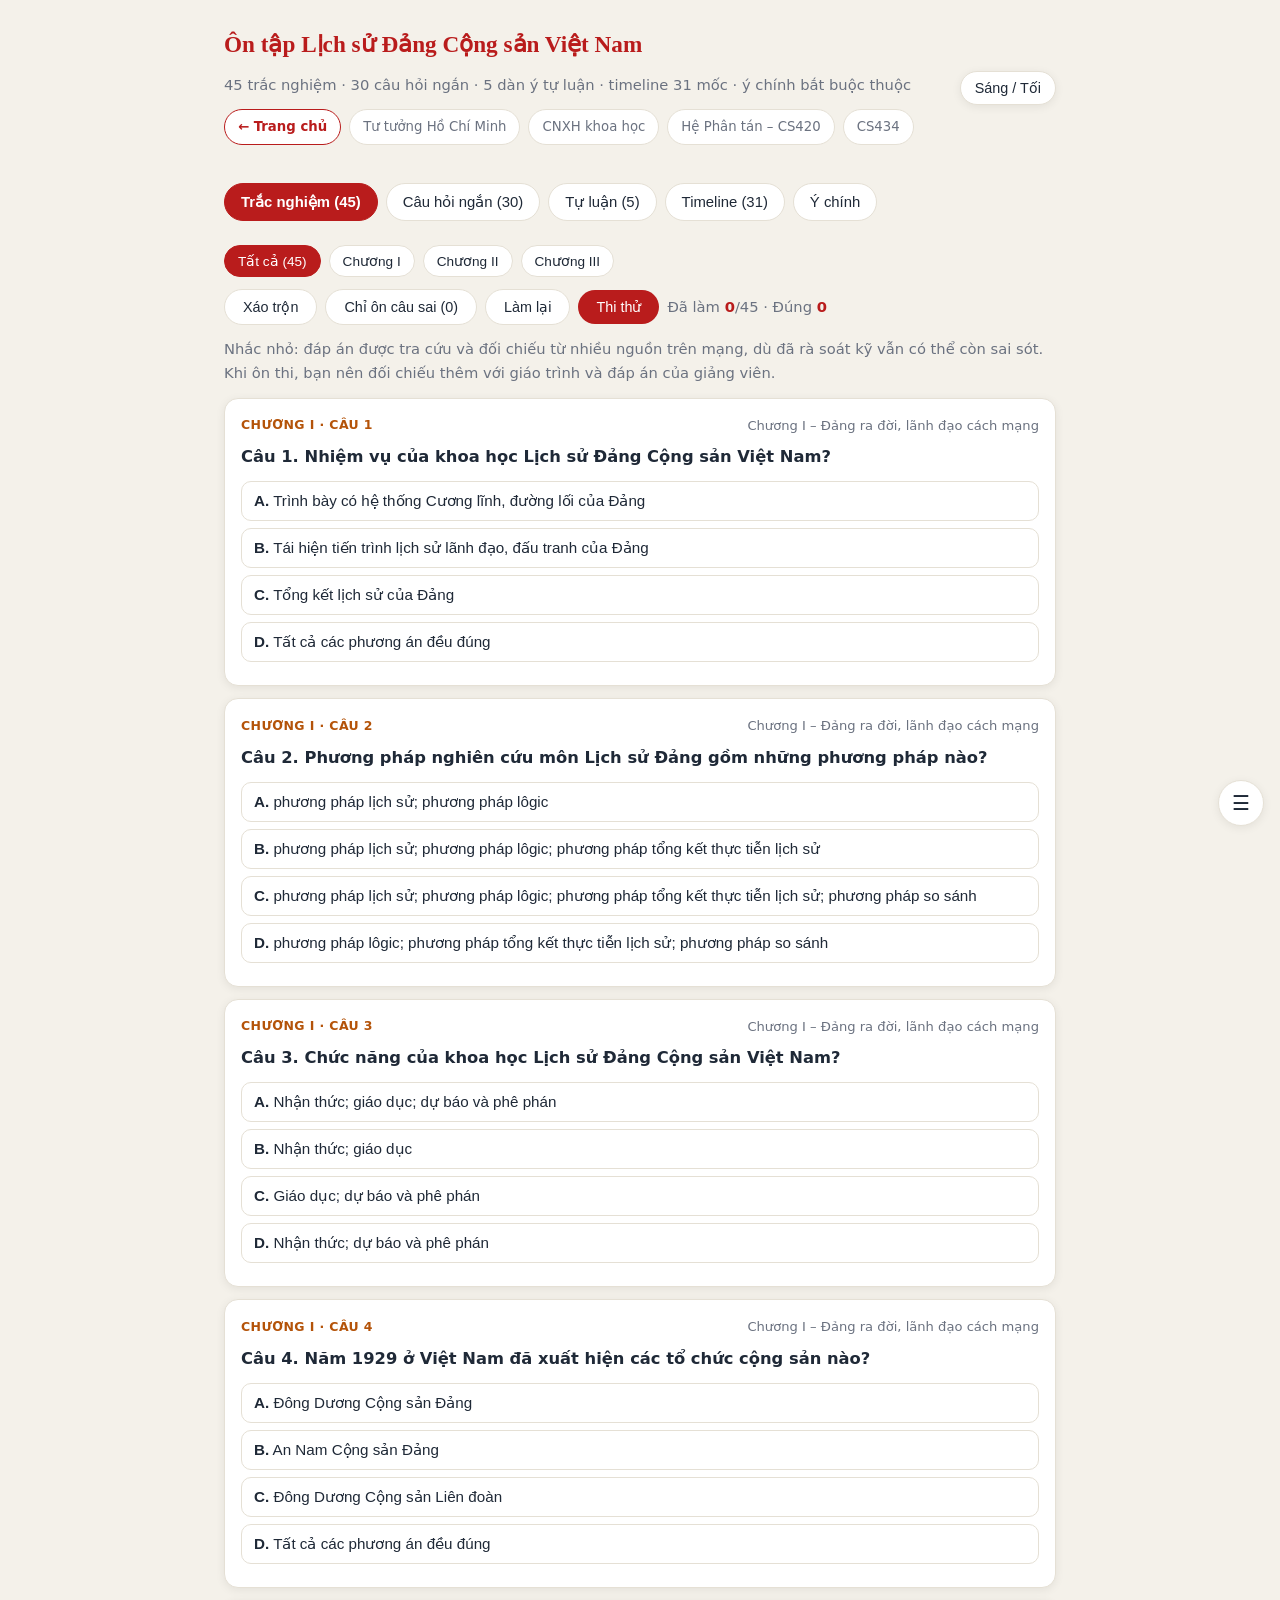
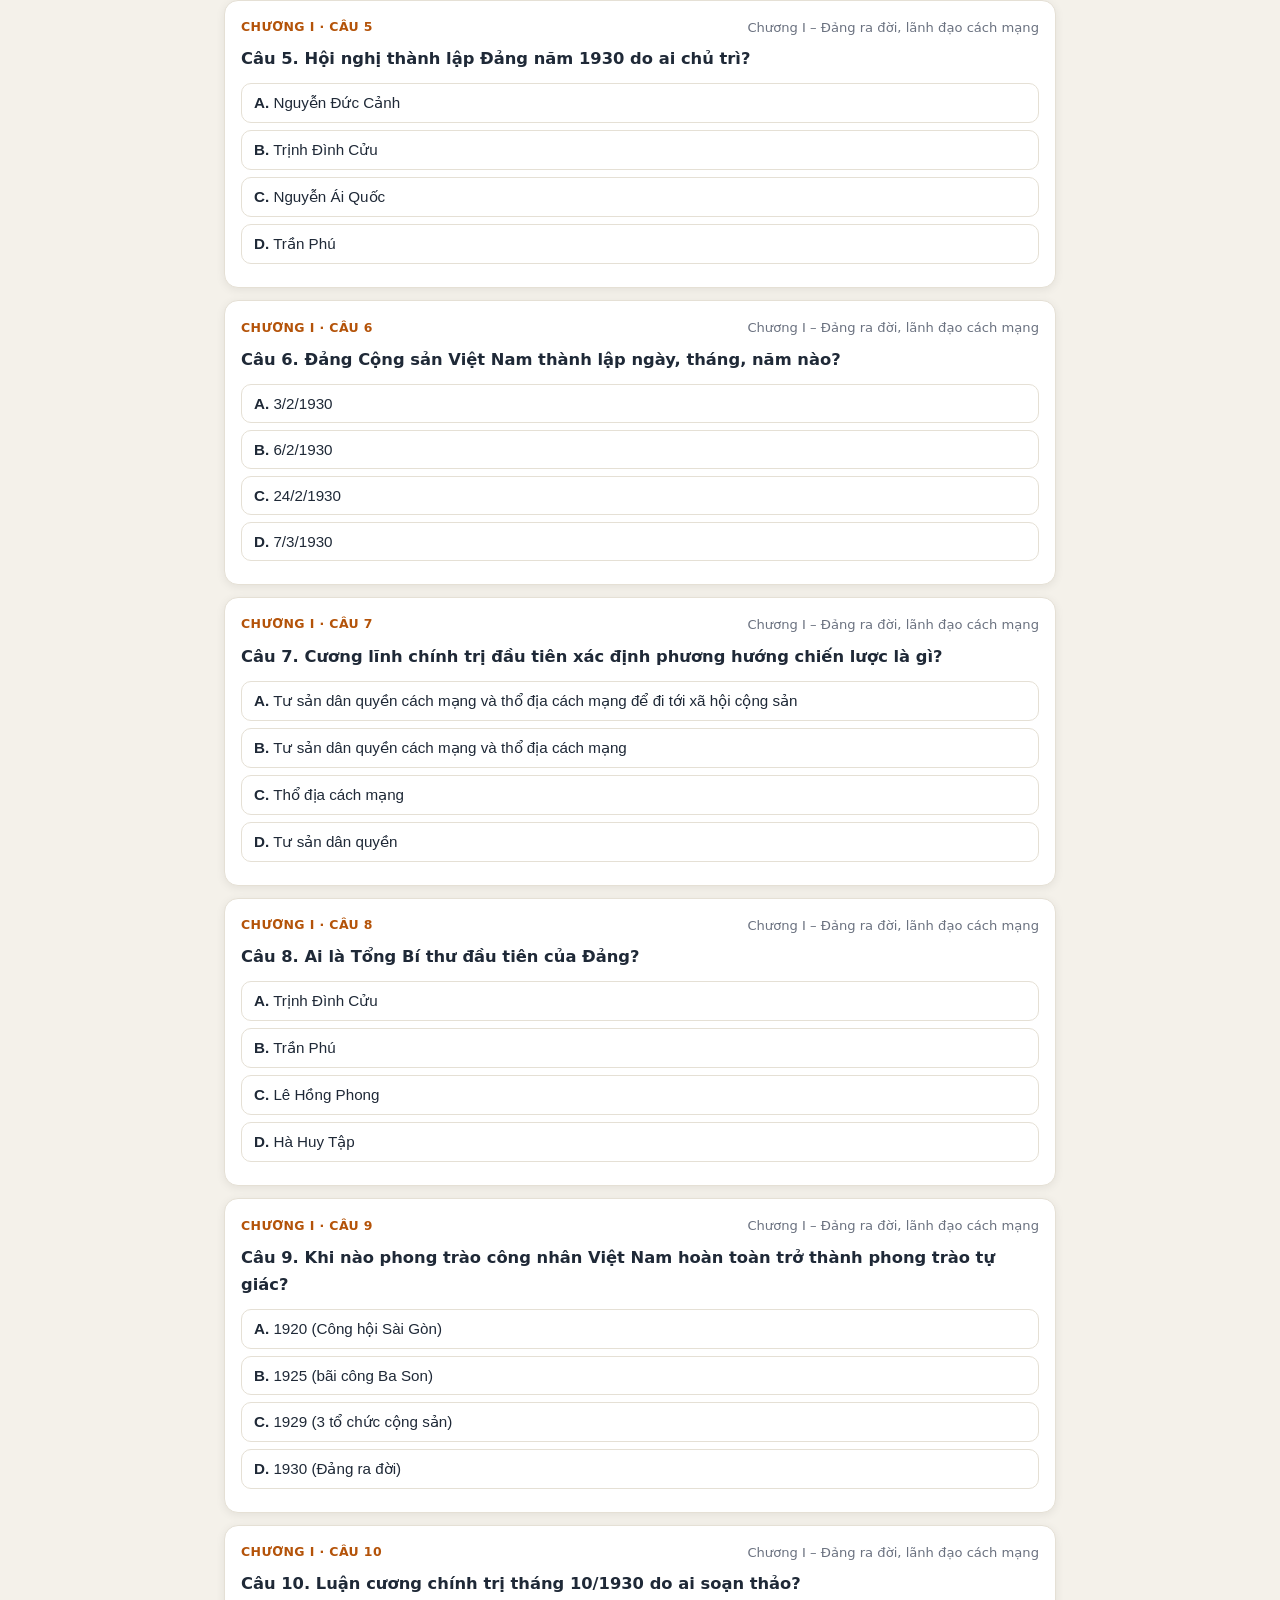
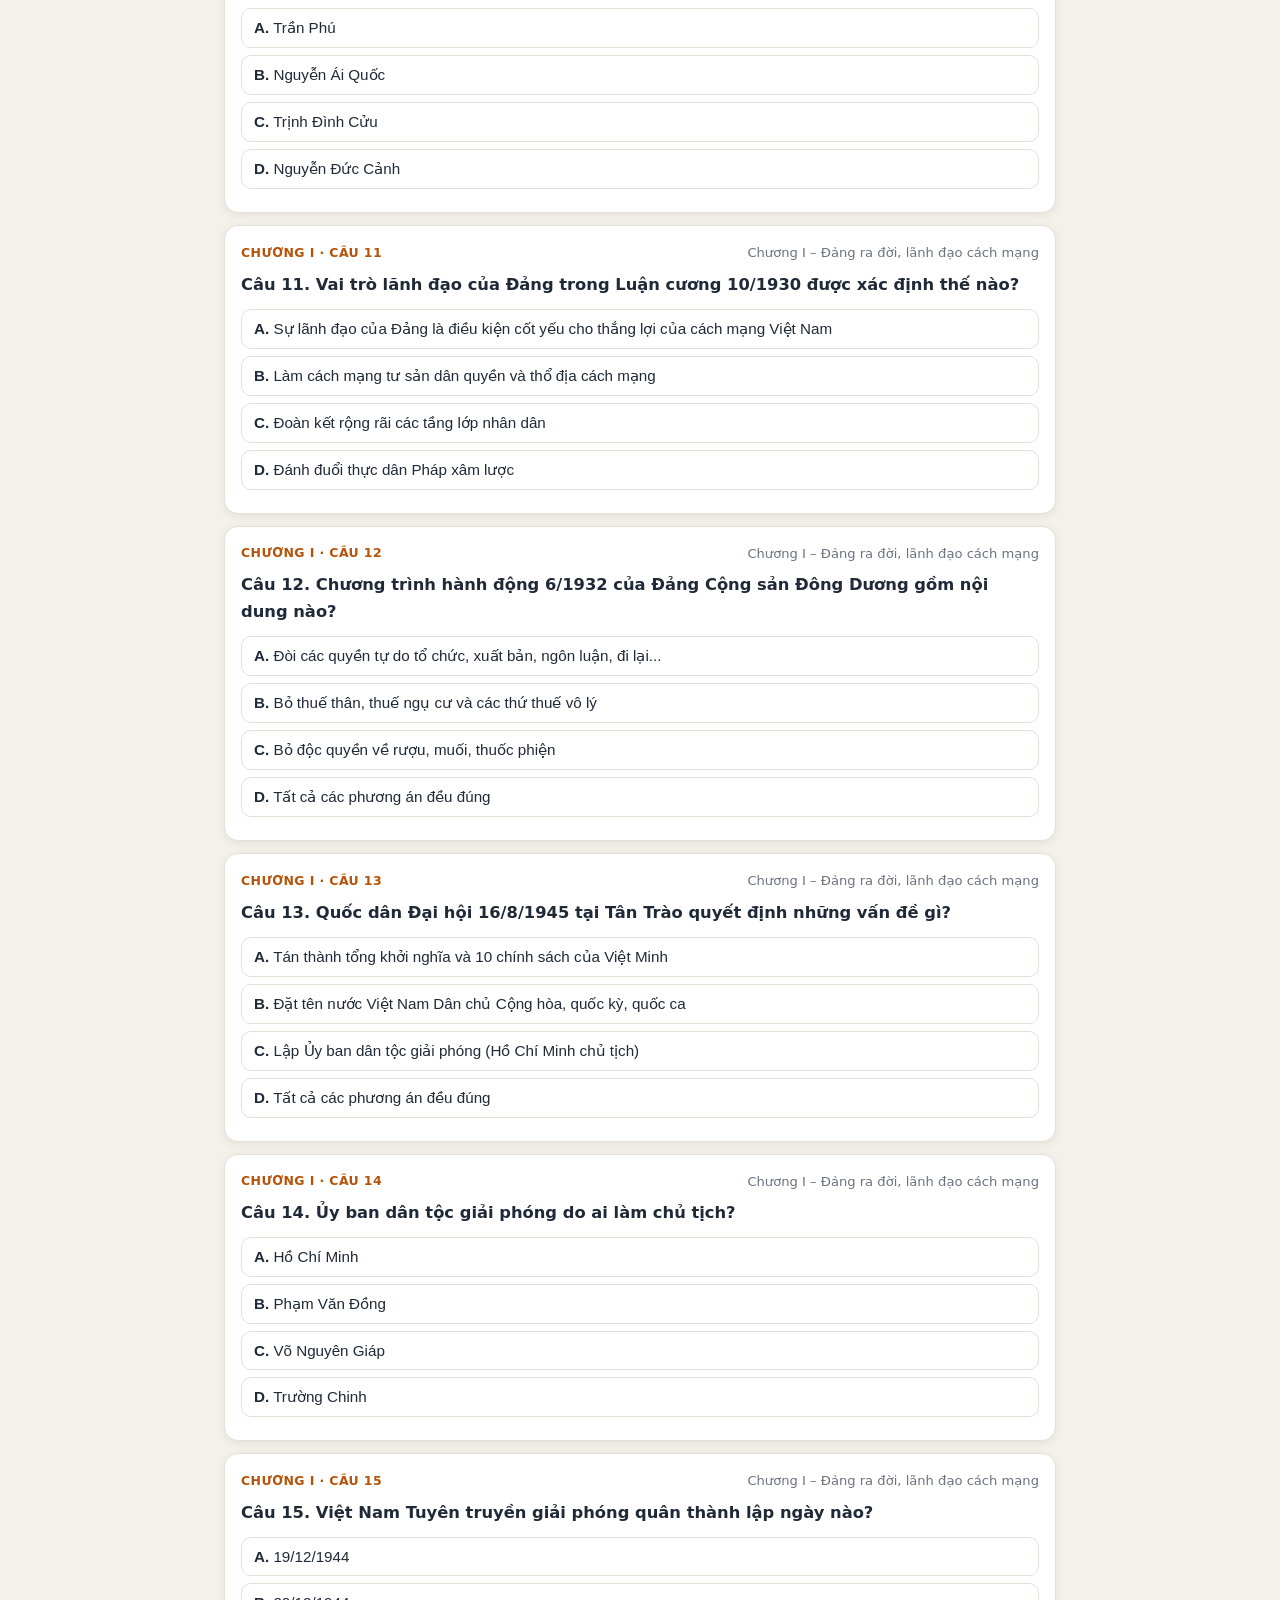
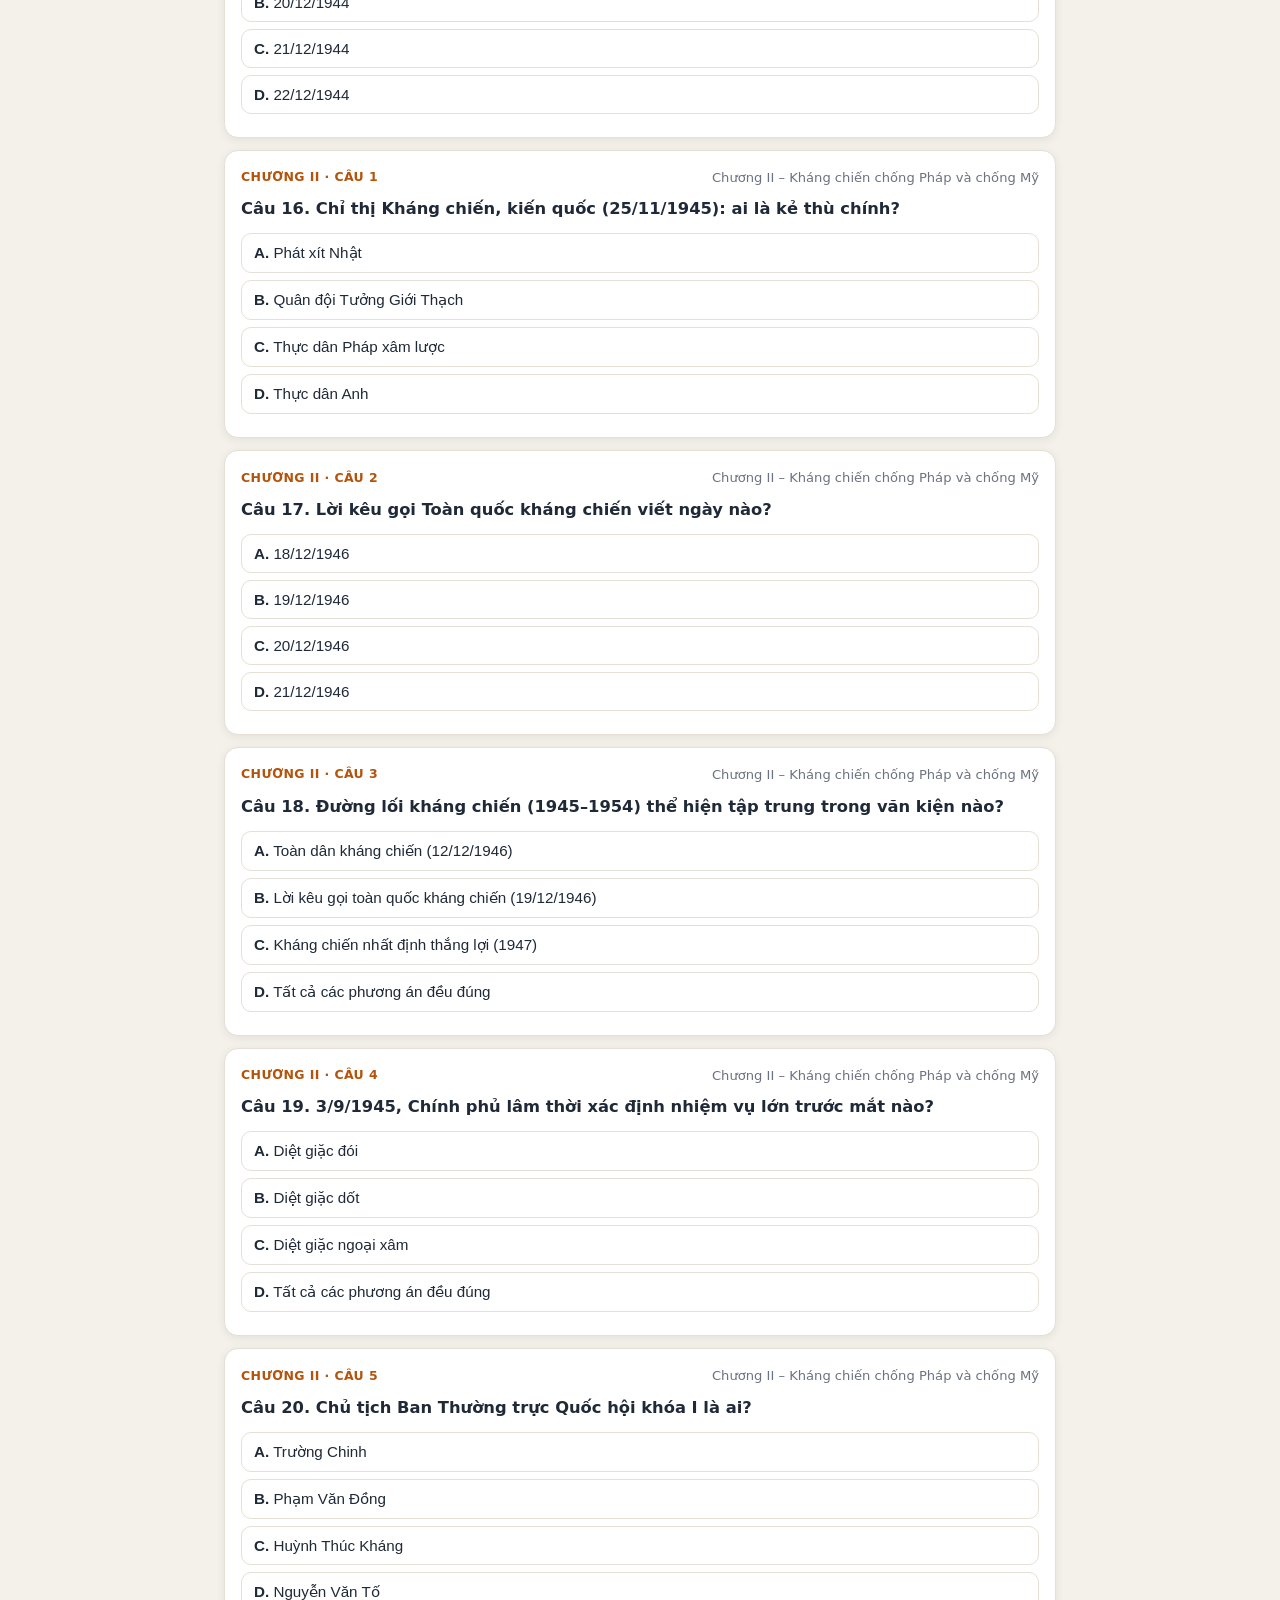
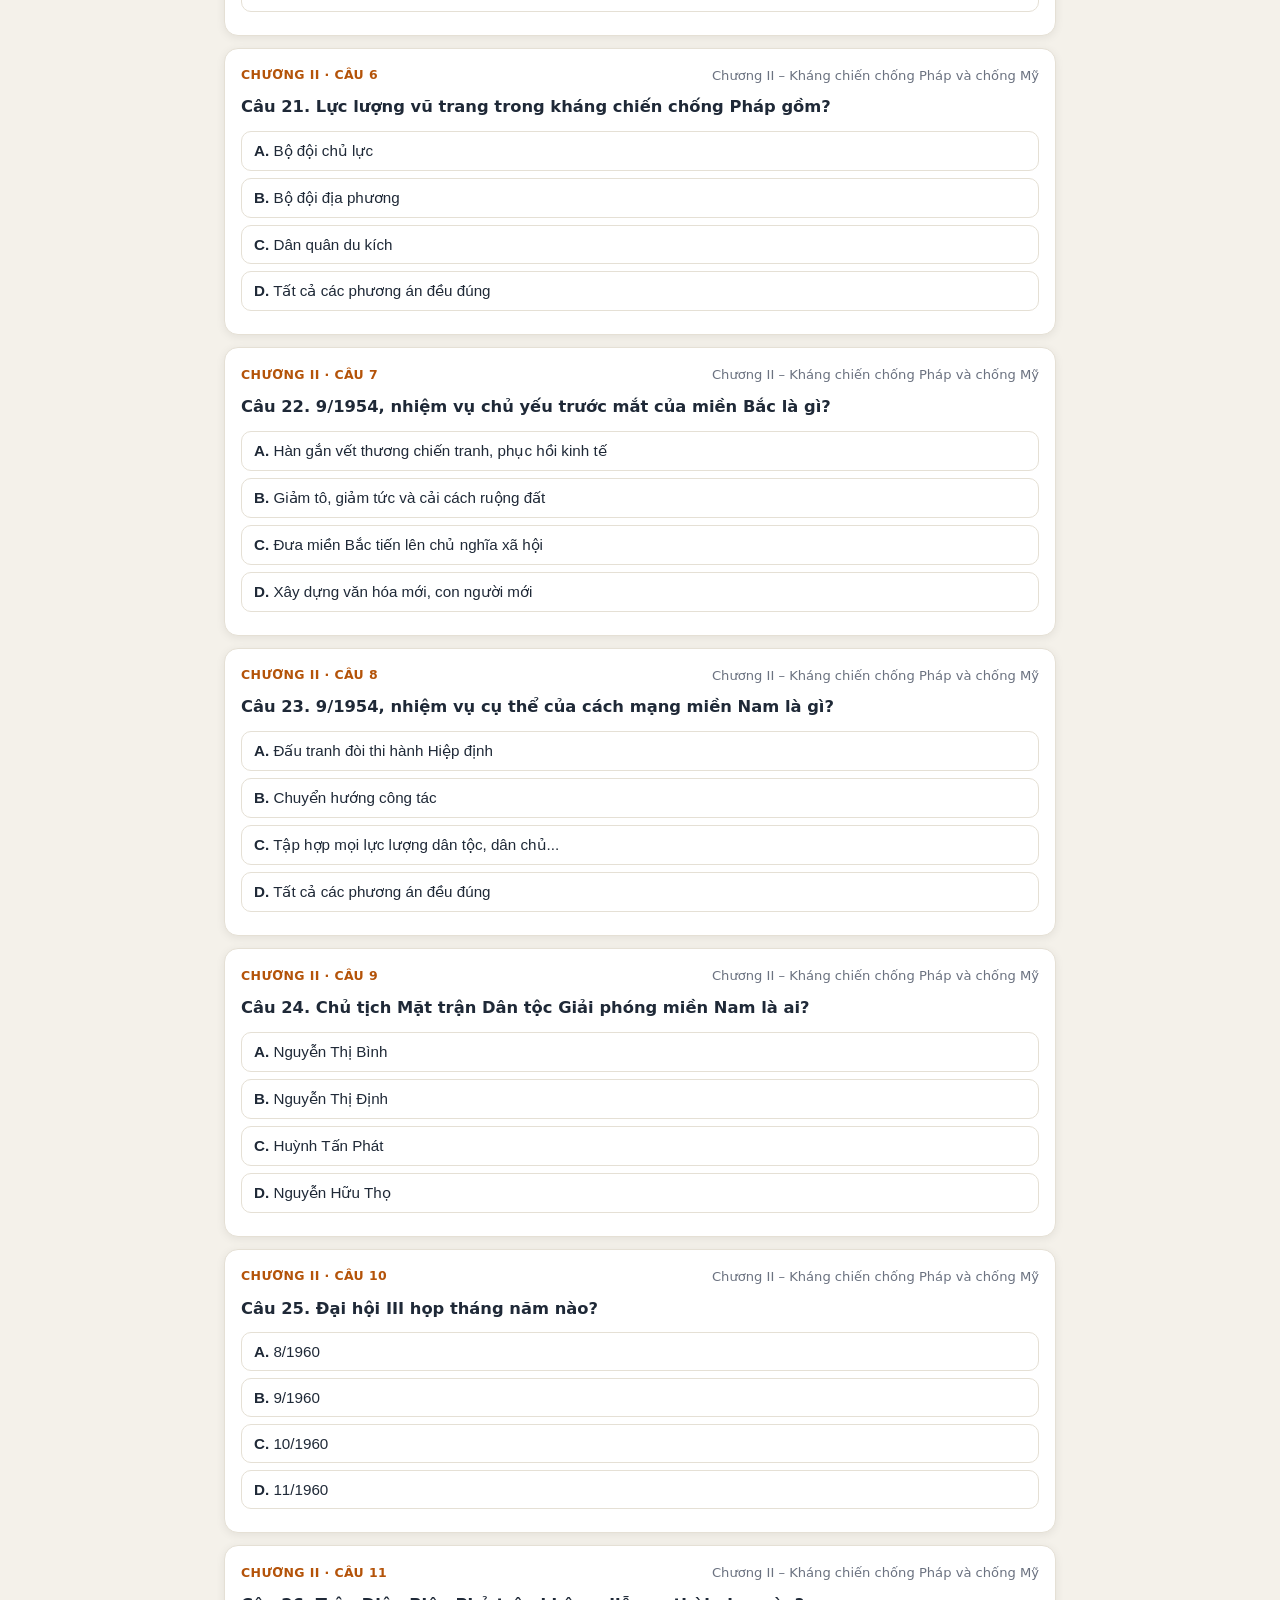
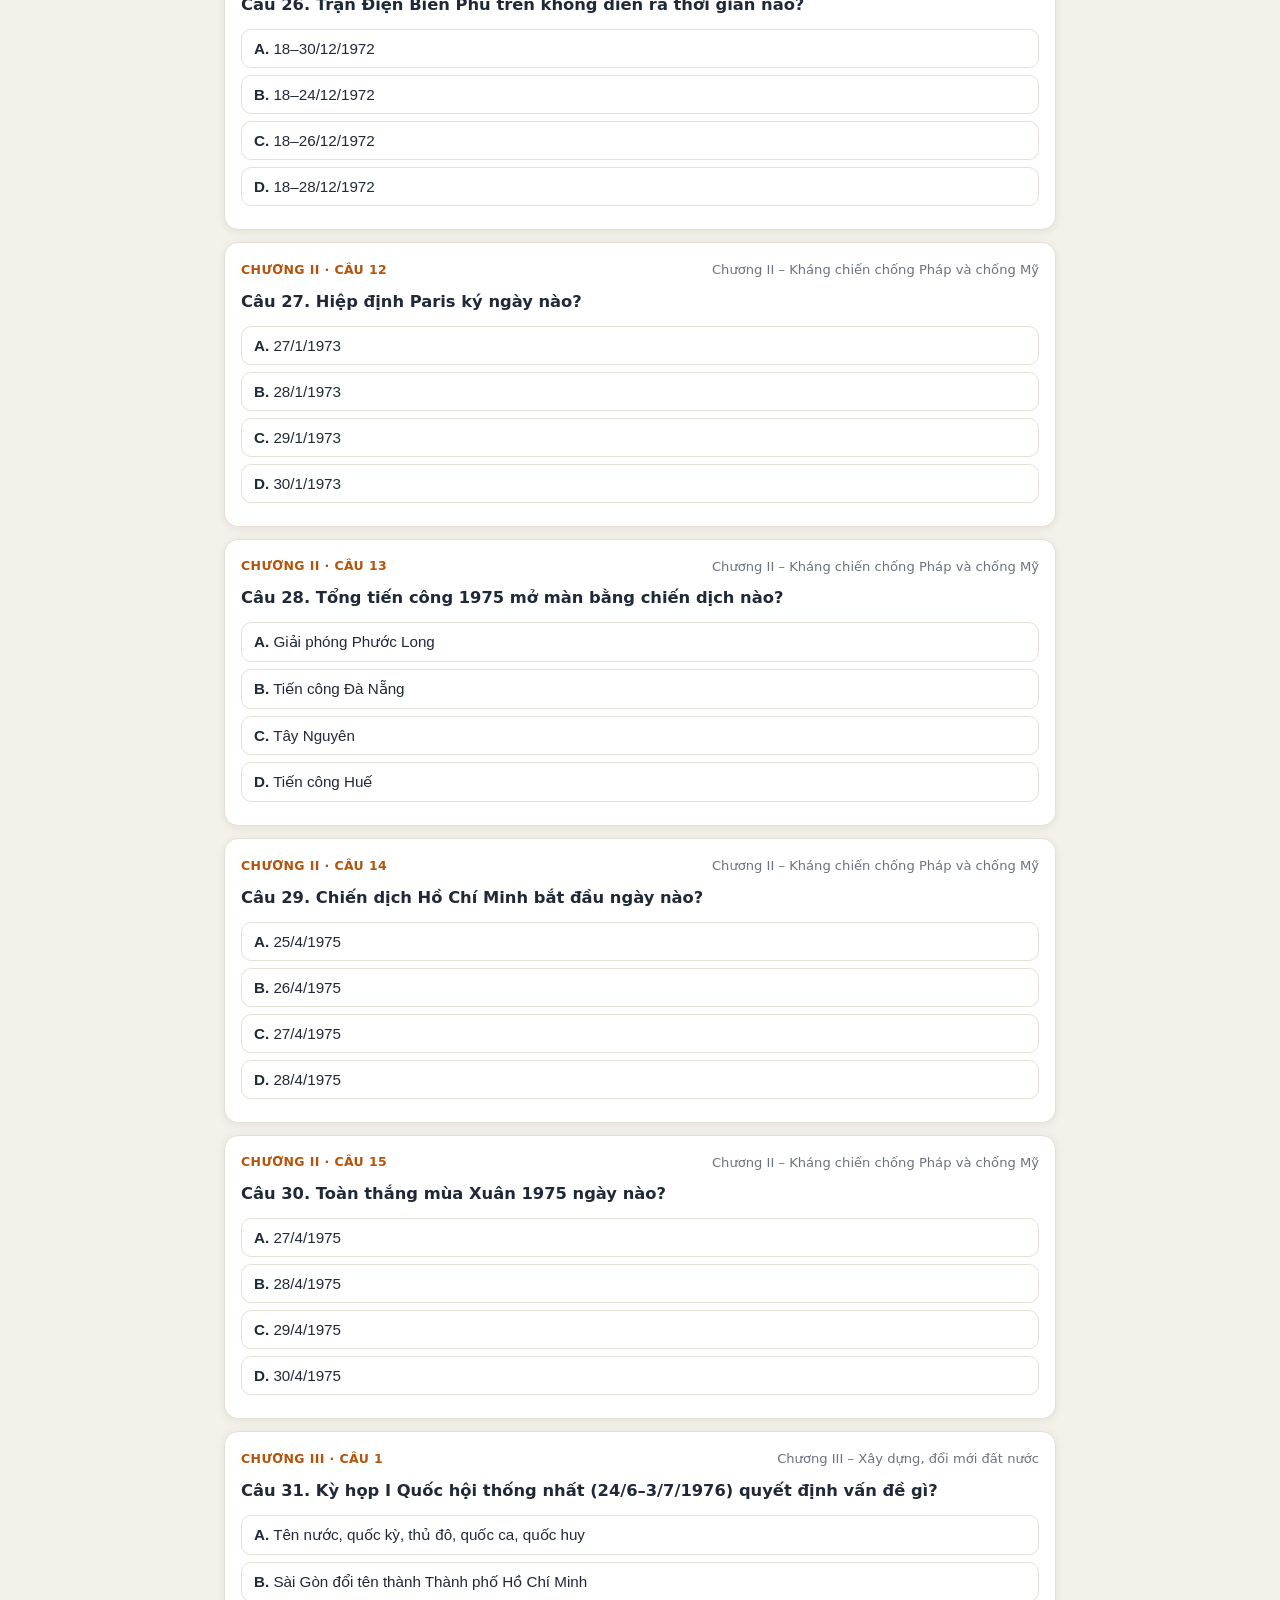
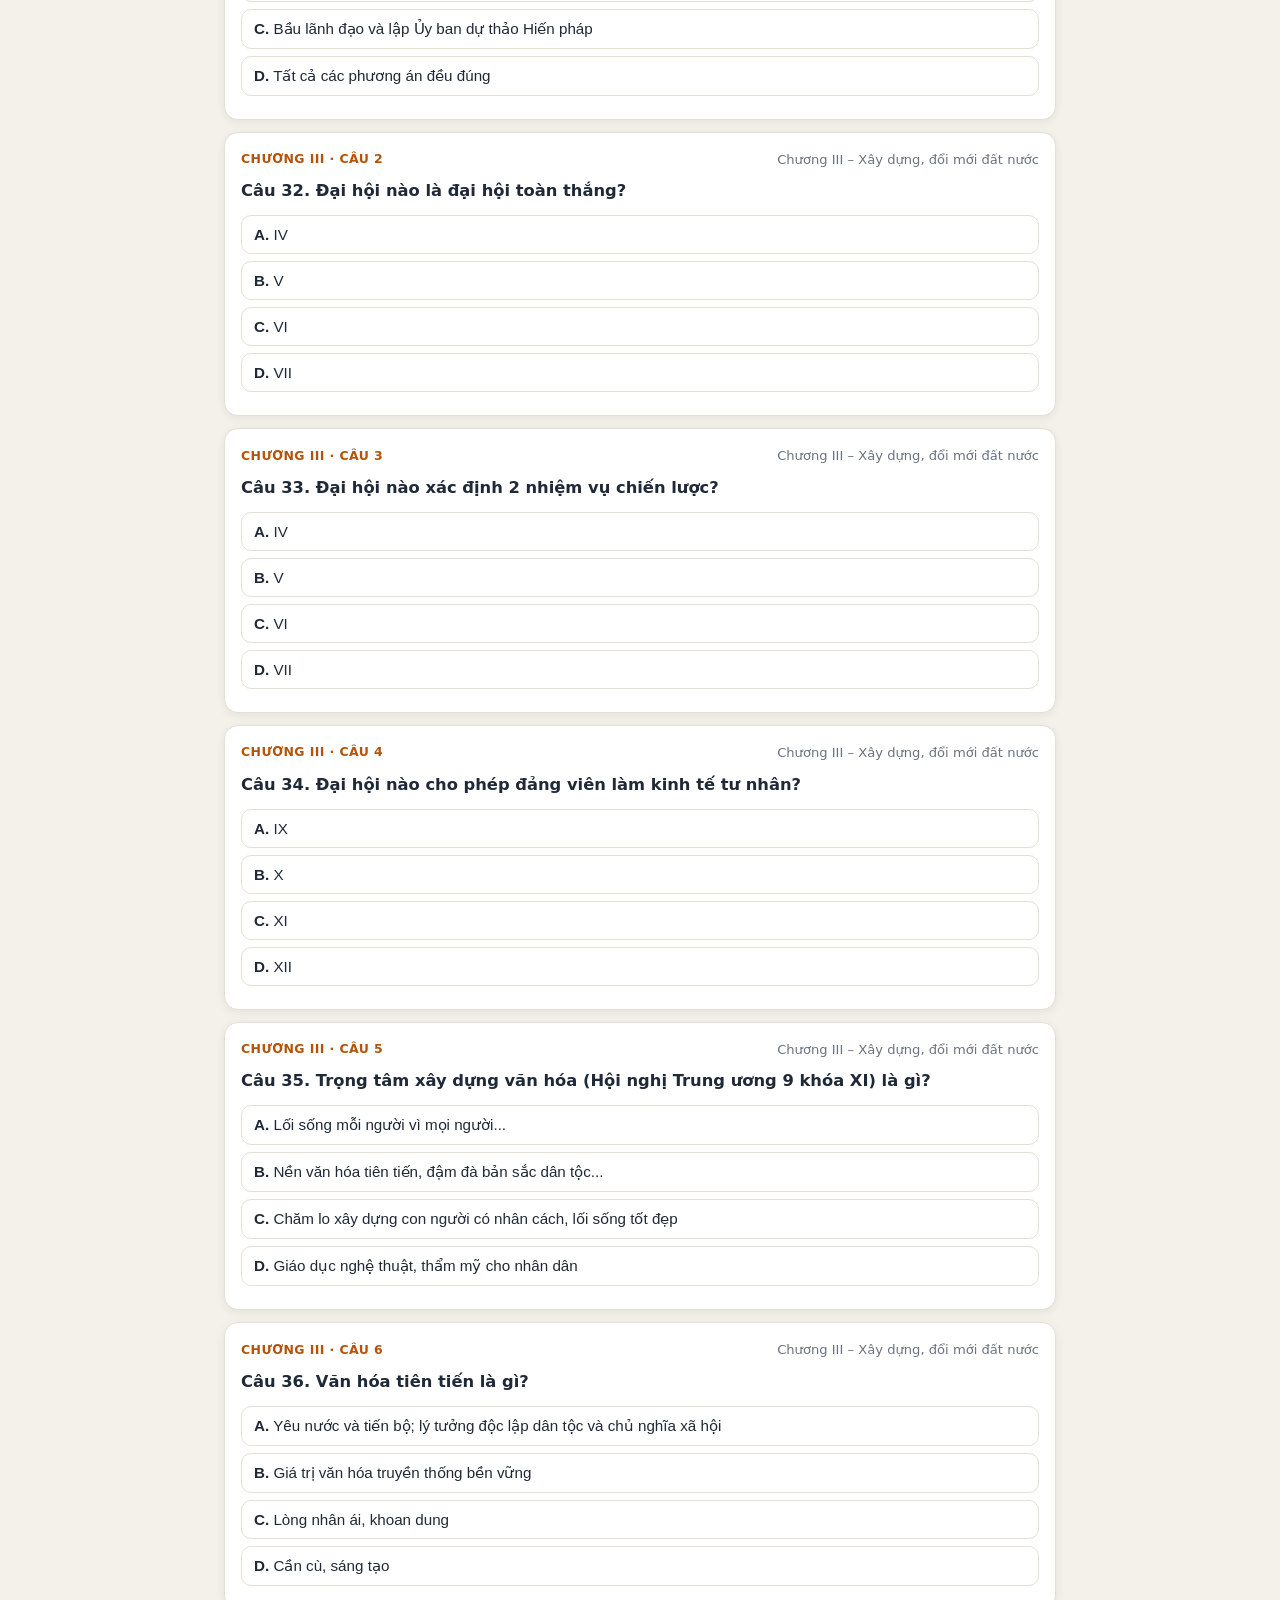
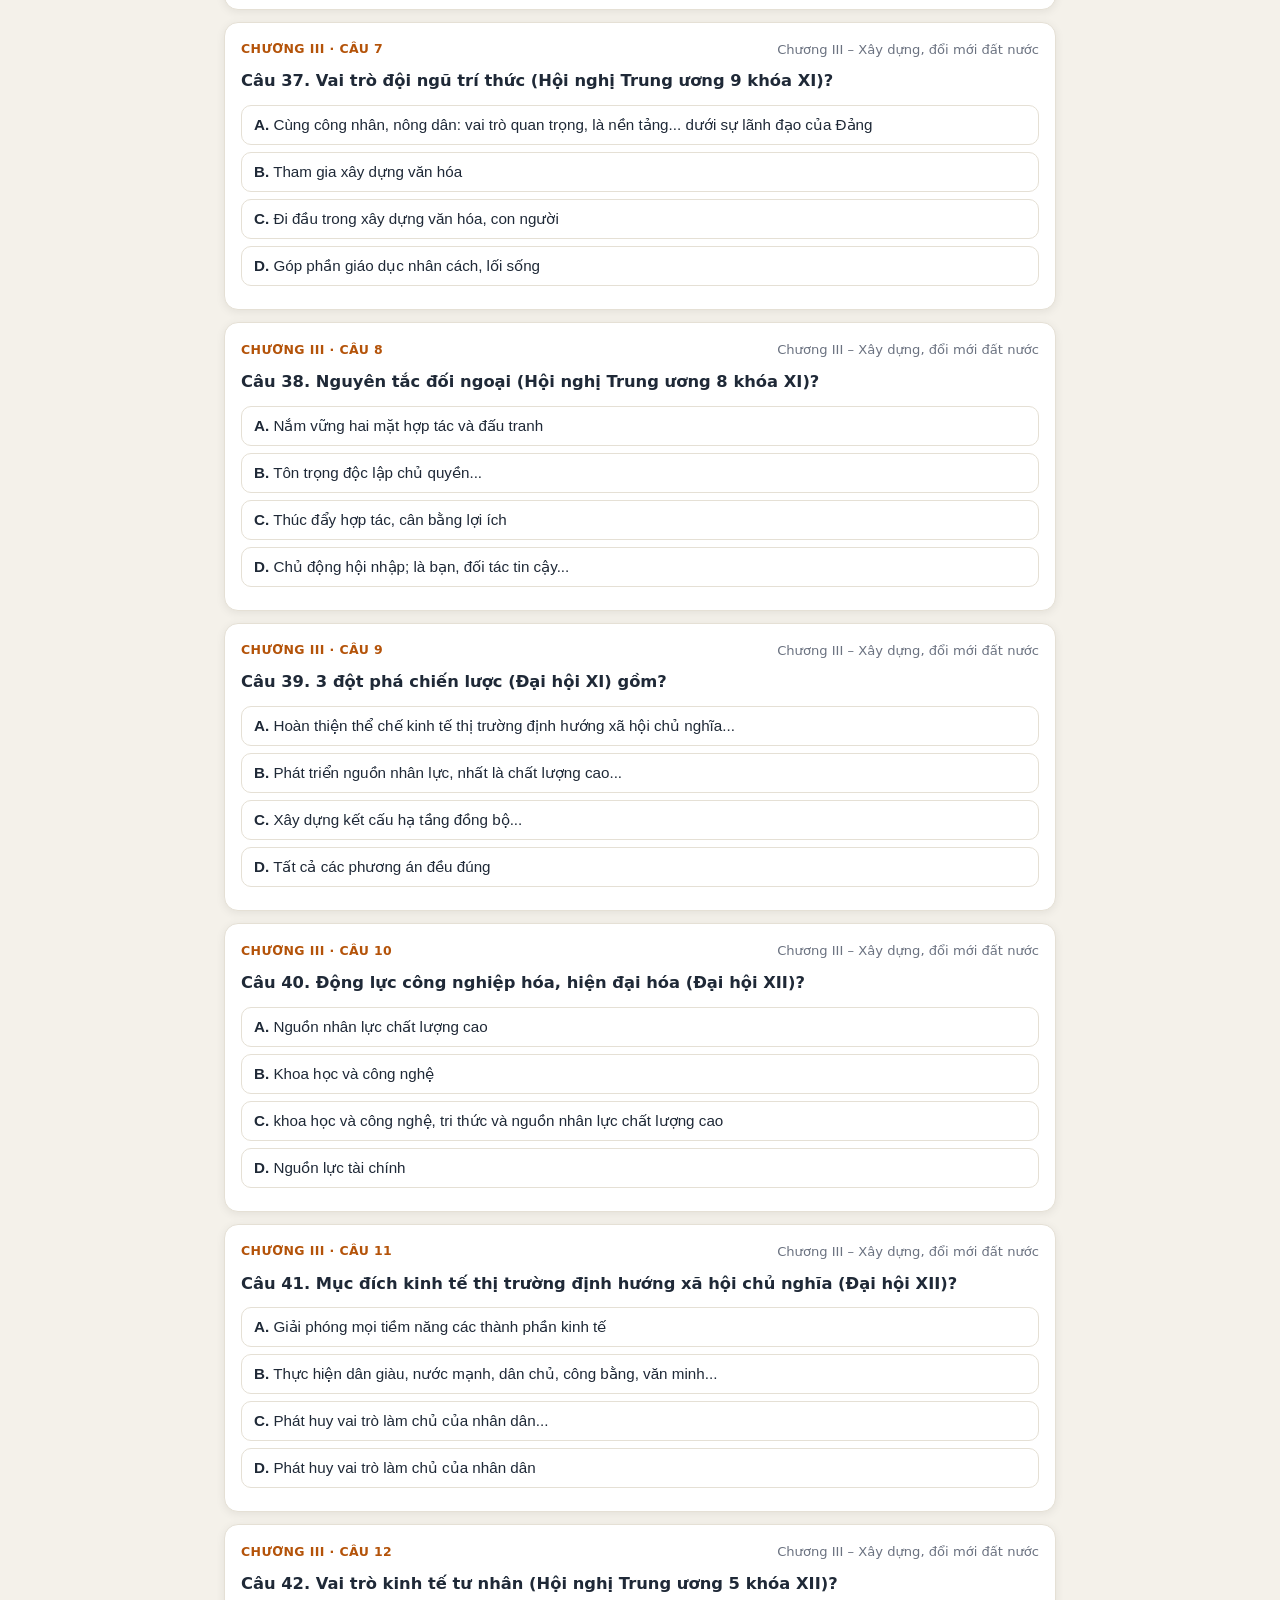
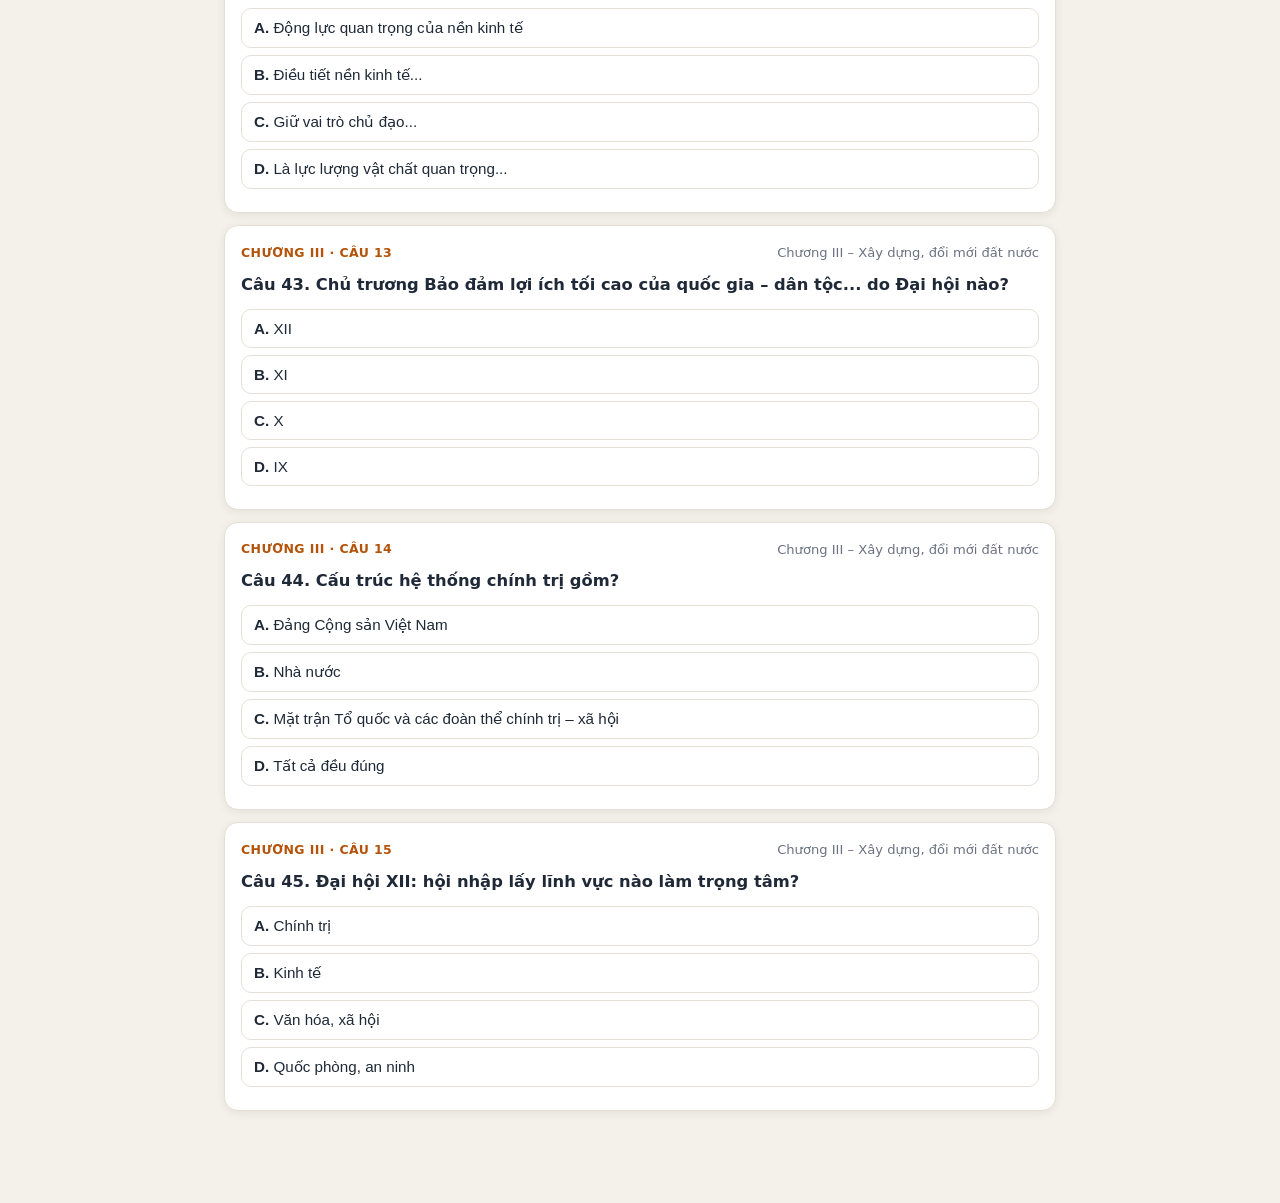
<file: his362/index.html>
<!DOCTYPE html>
<html lang="vi">
<head>
<meta charset="UTF-8">
<meta name="viewport" content="width=device-width, initial-scale=1.0">
<title>Ôn tập Lịch sử Đảng Cộng sản Việt Nam</title>
<style>
:root{
  --bg:#f4f1ea; --card:#ffffff; --ink:#1f2937; --muted:#6b7280;
  --accent:#b91c1c; --accent-soft:#fee2e2; --gold:#b45309;
  --ok:#15803d; --ok-soft:#dcfce7; --bad:#b91c1c; --bad-soft:#fee2e2;
  --line:#e5e0d5; --shadow:0 2px 10px rgba(0,0,0,.07);
}
body.dark{
  --bg:#141210; --card:#1f1c18; --ink:#e9e2d6; --muted:#a8a094;
  --accent:#f87171; --accent-soft:#3b1d1d; --gold:#fbbf24;
  --ok:#4ade80; --ok-soft:#14331f; --bad:#f87171; --bad-soft:#3b1d1d;
  --line:#38322a; --shadow:0 2px 10px rgba(0,0,0,.4);
}
*{box-sizing:border-box}
body{margin:0;font-family:"Segoe UI",system-ui,-apple-system,sans-serif;background:var(--bg);color:var(--ink);line-height:1.65}
.wrap{max-width:860px;margin:0 auto;padding:16px 14px 80px}
header.top{display:flex;align-items:center;justify-content:space-between;gap:10px;margin-bottom:6px}
h1{font-family:"Times New Roman",Times,serif;font-size:1.45rem;margin:.4em 0;color:var(--accent)}
.sub{color:var(--muted);font-size:.92rem;margin:0 0 12px}
.theme-btn{background:var(--card);border:1px solid var(--line);color:var(--ink);border-radius:999px;padding:8px 14px;cursor:pointer;font-size:.9rem;box-shadow:var(--shadow)}
.tabs{display:flex;gap:8px;flex-wrap:wrap;margin:14px 0;position:sticky;top:0;background:var(--bg);padding:10px 0;z-index:5}
.tab{border:1px solid var(--line);background:var(--card);color:var(--ink);border-radius:999px;padding:9px 16px;cursor:pointer;font-size:.93rem}
.tab.active{background:var(--accent);color:#fff;border-color:var(--accent);font-weight:600}
.panel{display:none}.panel.active{display:block}
.card{background:var(--card);border:1px solid var(--line);border-radius:14px;padding:16px;margin:12px 0;box-shadow:var(--shadow)}
.chips{display:flex;gap:8px;flex-wrap:wrap;margin:10px 0}
.chip{border:1px solid var(--line);background:var(--card);color:var(--ink);border-radius:999px;padding:7px 13px;cursor:pointer;font-size:.85rem}
.chip.active{background:var(--accent);color:#fff;border-color:var(--accent)}
.exh{font-family:"Times New Roman",Times,serif;font-size:1.25rem;margin:0 0 6px;color:var(--accent)}
.lbl{display:block;font-size:.85rem;color:var(--muted);margin:10px 0 4px}
#examRoot input[type=number]{width:130px;padding:9px 12px;border:1px solid var(--line);border-radius:10px;font-size:1rem;background:var(--card);color:var(--ink)}
.extop{position:sticky;top:0;z-index:6;display:flex;justify-content:space-between;align-items:center;background:var(--bg);padding:10px 0;margin-bottom:4px}
.extimer{font-size:1.5rem;font-weight:800;color:var(--accent);font-variant-numeric:tabular-nums}
.extimer.low{color:var(--bad)}
.exgrid{display:flex;gap:6px;flex-wrap:wrap;margin:10px 0}
.exg{width:38px;height:38px;border:1px solid var(--line);background:var(--card);color:var(--ink);border-radius:8px;cursor:pointer;font-weight:700;font-size:.85rem}
.exg.done{background:var(--accent);color:#fff;border-color:var(--accent)}
.exg.cur{outline:2px solid var(--gold);outline-offset:1px}
.exscore{font-size:2.4rem;font-weight:800;color:var(--accent);text-align:center;margin:4px 0}
.exsub{text-align:center;color:var(--muted);margin:0 0 10px}
.exhist{margin-top:14px;font-size:.88rem;color:var(--muted)}
.exhist .erow{padding:7px 0;border-top:1px solid var(--line);display:flex;justify-content:space-between}
.exhist .erow b{color:var(--accent)}
.exwrong{font-size:.92rem}
.subjnav{display:flex;gap:8px;flex-wrap:wrap;margin:2px 0 14px}.subjnav a{border:1px solid var(--line);background:var(--card);color:var(--muted);border-radius:999px;padding:6px 13px;font-size:.83rem;text-decoration:none;transition:border-color .15s,color .15s}.subjnav a:hover{border-color:var(--accent);color:var(--accent)}.subjnav a.home{color:var(--accent);border-color:var(--accent);font-weight:600}
.q-head{display:flex;justify-content:space-between;align-items:center;gap:8px;margin-bottom:8px}
.q-tag{font-size:.78rem;color:var(--gold);font-weight:700;text-transform:uppercase;letter-spacing:.4px}
.q-num{font-size:.82rem;color:var(--muted)}
.q-text{font-weight:600;margin:0 0 10px;font-size:1.02rem}
.opt{display:block;width:100%;text-align:left;background:var(--card);border:1px solid var(--line);color:var(--ink);border-radius:10px;padding:10px 12px;margin:7px 0;cursor:pointer;font-size:.95rem;transition:background .15s}
.opt:hover:not(:disabled){border-color:var(--accent)}
.opt:disabled{cursor:default;opacity:.95}
.opt.correct{background:var(--ok-soft);border-color:var(--ok);color:var(--ok);font-weight:600}
.opt.wrong{background:var(--bad-soft);border-color:var(--bad);color:var(--bad)}
.tip{display:none;background:var(--accent-soft);border-left:4px solid var(--accent);border-radius:0 10px 10px 0;padding:10px 12px;margin-top:10px;font-size:.9rem}
.tip.show{display:block}
.tip b{color:var(--accent)}
.toolbar{display:flex;gap:8px;flex-wrap:wrap;align-items:center;margin:12px 0}
.btn{background:var(--accent);color:#fff;border:none;border-radius:999px;padding:9px 18px;cursor:pointer;font-size:.9rem}
.btn.ghost{background:var(--card);color:var(--ink);border:1px solid var(--line)}
.score{font-size:.92rem;color:var(--muted)}
.score b{color:var(--accent)}
/* muc luc cau hoi + nut len dau trang */
#qNavFab{position:fixed;right:16px;bottom:74px;width:46px;height:46px;border-radius:50%;background:var(--card);color:var(--ink);border:1px solid var(--line);font-size:20px;line-height:1;cursor:pointer;box-shadow:var(--shadow);z-index:60}
#qNavOverlay{position:fixed;inset:0;background:rgba(0,0,0,.5);display:none;align-items:center;justify-content:center;z-index:80;padding:16px}
#qNavOverlay.open{display:flex}
#qNavPopup{background:var(--card);color:var(--ink);border:1px solid var(--line);border-radius:14px;box-shadow:var(--shadow);max-width:430px;width:100%;max-height:72vh;display:flex;flex-direction:column}
.qnav-head{display:flex;align-items:center;justify-content:space-between;padding:12px 14px;border-bottom:1px solid var(--line)}
#qNavClose{border:1px solid var(--line);background:transparent;color:var(--ink);border-radius:8px;width:32px;height:32px;cursor:pointer;font-size:15px;line-height:1}
#qNav{display:grid;grid-template-columns:repeat(auto-fill,minmax(42px,1fr));gap:8px;padding:14px;overflow-y:auto}
.qn{padding:8px 0;border:1px solid var(--line);border-radius:8px;background:var(--card);color:var(--ink);font-weight:700;cursor:pointer;font-size:.85rem}
.qn.ok{background:#16a34a;border-color:#16a34a;color:#fff}
.qn.bad{background:#dc2626;border-color:#dc2626;color:#fff}
.qnl{grid-column:1/-1;display:block;width:100%;text-align:left;padding:10px 12px;border:1px solid var(--line);border-radius:10px;background:var(--card);color:var(--ink);cursor:pointer;font-size:.9rem}
.card.flash{outline:2px solid var(--accent);outline-offset:2px}
#toTop{position:fixed;right:16px;bottom:16px;width:46px;height:46px;border-radius:50%;border:none;background:var(--accent);color:#fff;font-size:22px;line-height:1;cursor:pointer;box-shadow:var(--shadow);display:none;z-index:60}
#toTop.show{display:block}
.acc{border:1px solid var(--line);border-radius:14px;margin:12px 0;background:var(--card);box-shadow:var(--shadow);overflow:hidden}
.acc-head{padding:15px 16px;cursor:pointer;font-weight:700;display:flex;justify-content:space-between;gap:10px;align-items:center}
.acc-head:hover{background:var(--accent-soft)}
.acc-body{display:none;padding:4px 18px 18px}
.acc.open .acc-body{display:block}
.acc-body h4{color:var(--accent);margin:14px 0 6px;font-size:.98rem}
.acc-body ul{margin:6px 0;padding-left:20px}
.acc-body li{margin:5px 0;font-size:.94rem}
.kw{background:var(--accent-soft);border-radius:6px;padding:1px 7px;font-size:.88em;color:var(--accent);font-weight:600;white-space:nowrap}
.tl{position:relative;margin:14px 0 14px 8px;padding-left:22px;border-left:3px solid var(--accent)}
.tl-item{margin:0 0 16px;position:relative}
.tl-item::before{content:"";position:absolute;left:-30px;top:6px;width:12px;height:12px;border-radius:50%;background:var(--accent)}
.tl-year{font-weight:800;color:var(--accent)}
.formula{background:var(--card);border:1px dashed var(--accent);border-radius:12px;padding:12px 14px;margin:10px 0;font-size:.95rem}
.formula b{color:var(--accent)}
.card h3{color:var(--accent);margin:14px 0 8px;font-size:1.02rem}
.card h3:first-child{margin-top:0}
.card ul{margin:6px 0;padding-left:20px}
.card li{margin:6px 0;font-size:.94rem}
footer.note{margin-top:26px;color:var(--muted);font-size:.85rem;border-top:1px solid var(--line);padding-top:14px}
@media(max-width:640px){
  .wrap{padding:12px 10px 60px}
  h1{font-size:1.15rem}
  .sub{font-size:.84rem}
  header.top{align-items:flex-start}
  .theme-btn{padding:7px 12px;font-size:.8rem;flex:0 0 auto}
  .tabs{flex-wrap:nowrap;overflow-x:auto;gap:6px;padding:8px 2px;scrollbar-width:none;-webkit-overflow-scrolling:touch}
  .tabs::-webkit-scrollbar{display:none}
  .tab{flex:0 0 auto;padding:8px 13px;font-size:.84rem}
  .chips{gap:6px}
  .chip{padding:6px 11px;font-size:.8rem}
  .toolbar{gap:6px}
  .btn{padding:8px 14px;font-size:.84rem}
  .score{font-size:.84rem;width:100%}
  .card{padding:13px 12px}
  .q-text{font-size:.97rem}
  .q-head{flex-wrap:wrap;gap:4px}
  .q-num{font-size:.74rem}
  .opt{padding:9px 10px;font-size:.9rem}
  .tip{font-size:.86rem}
  .acc-head{padding:13px 14px;font-size:.94rem}
  .tl{margin-left:4px}
}
</style>
</head>
<body>
<div class="wrap">
<header class="top">
  <div>
    <h1>Ôn tập Lịch sử Đảng Cộng sản Việt Nam</h1>
    <p class="sub">45 trắc nghiệm &middot; 30 câu hỏi ngắn &middot; 5 dàn ý tự luận &middot; timeline 31 mốc &middot; ý chính bắt buộc thuộc</p>
    <nav class="subjnav"><a class="home" href="../">&larr; Trang chủ</a><a href="../pos361/">Tư tưởng Hồ Chí Minh</a><a href="../pos351/">CNXH khoa học</a><a href="../cs420/">Hệ Phân tán – CS420</a><a href="../cs434/">CS434</a></nav>
  </div>
  <button class="theme-btn" id="themeBtn" title="Đổi giao diện sáng/tối">Sáng / Tối</button>
</header>

<nav class="tabs">
  <button class="tab active" data-tab="quiz">Trắc nghiệm (45)</button>
  <button class="tab" data-tab="flash">Câu hỏi ngắn (30)</button>
  <button class="tab" data-tab="essay">Tự luận (5)</button>
  <button class="tab" data-tab="timeline">Timeline (31)</button>
  <button class="tab" data-tab="keys">Ý chính</button>
</nav>

<!-- ============ QUIZ ============ -->
<section class="panel active" id="panel-quiz">
  <div class="chips" id="chapChips"></div>
  <div class="toolbar">
    <button class="btn ghost" id="shuffleBtn">Xáo trộn</button>
    <button class="btn ghost" id="wrongBtn">Chỉ ôn câu sai (<span id="wrongCount">0</span>)</button>
    <button class="btn ghost" id="resetBtn">Làm lại</button><button class="btn" id="examBtn">Thi thử</button>
    <span class="score" id="scoreLine">Đã làm <b>0</b>/45 &middot; Đúng <b>0</b></span>
  </div>
  <p class="sub">Nhắc nhỏ: đáp án được tra cứu và đối chiếu từ nhiều nguồn trên mạng, dù đã rà soát kỹ vẫn có thể còn sai sót. Khi ôn thi, bạn nên đối chiếu thêm với giáo trình và đáp án của giảng viên.</p>
  <div id="quizList"></div>
<div id="examRoot" style="display:none">
  <div class="card" id="exSetup">
    <h3 class="exh">Thi thử trắc nghiệm</h3>
    <p class="sub" style="margin:0 0 4px">Mặc định: 30 câu / 30 phút. Bạn chỉnh lại tùy ý.</p>
    <label class="lbl" for="exNum">Số câu hỏi (tối đa <span id="exMax">0</span>)</label>
    <input type="number" id="exNum" min="1" value="30">
    <label class="lbl" for="exMin">Thời gian (phút)</label>
    <input type="number" id="exMin" min="1" value="30">
    <div class="toolbar">
      <button class="btn" id="exStart">Bắt đầu thi</button>
      <button class="btn ghost" id="exCancel">Đóng</button>
    </div>
    <div class="exhist" id="exHist"></div>
  </div>
  <div id="exRun" style="display:none">
    <div class="extop"><span class="extimer" id="exTimer">30:00</span><button class="btn" id="exSubmit">Nộp bài</button></div>
    <div class="exgrid" id="exGrid"></div>
    <div class="card" id="exQ"></div>
    <div class="toolbar">
      <button class="btn ghost" id="exPrev">&larr; Câu trước</button>
      <button class="btn ghost" id="exNext">Câu tiếp &rarr;</button>
      <button class="btn ghost" id="exQuit">Thoát</button>
    </div>
  </div>
  <div id="exResult" style="display:none"></div>
</div>

</section>

<!-- ============ CÂU HỎI NGẮN ============ -->
<section class="panel" id="panel-flash">
  <div class="toolbar">
    <button class="btn ghost" id="fcShuffle">Xáo trộn thứ tự</button>
    <span class="score">Đáp án hiện ngay bên dưới mỗi câu hỏi</span>
  </div>
  <div id="flashList"></div>
</section>

<!-- ============ ESSAY ============ -->
<section class="panel" id="panel-essay">
  <p class="sub">Chạm vào từng đề để mở dàn ý từ khóa. Đoạn <b>liên hệ bản thân / sinh viên</b> dùng chung cho cả 5 đề.</p>
  <div id="essayList"></div>
</section>

<!-- ============ TIMELINE ============ -->
<section class="panel" id="panel-timeline">
  <div class="card">
    <h3 style="margin-top:0">Dòng thời gian 1925 – 2016</h3>
    <div class="tl" id="tlList"></div>
  </div>
</section>

<!-- ============ KEY POINTS ============ -->
<section class="panel" id="panel-keys">
  <div class="card">
    <h3 id="keysec-0">A. Số phải thuộc lòng</h3>
    <ul>
      <li><b>3/2/1930</b>: thành lập Đảng &middot; <b>10/1930</b>: Luận cương chính trị</li>
      <li><b>22/12/1944</b>: thành lập quân đội &middot; <b>19/12/1946</b>: Toàn quốc kháng chiến</li>
      <li><b>2/9/1945</b>: Tuyên ngôn Độc lập &middot; <b>3/9/1945</b>: diệt 3 giặc</li>
      <li><b>2/1951</b>: Đại hội II &middot; <b>9/1960</b>: Đại hội III &middot; <b>20/12/1960</b>: MTDTGPMN</li>
      <li><b>27/1/1973</b>: Hiệp định Paris &middot; <b>30/4/1975</b>: toàn thắng</li>
      <li><b>1976</b>: ĐH IV (toàn thắng, 2 nhiệm vụ) &middot; <b>1986</b>: ĐH VI (đổi mới)</li>
      <li><b>1991</b>: ĐH VII (Cương lĩnh 91) &middot; <b>2006</b>: ĐH X (đảng viên làm KTTN)</li>
      <li><b>2011</b>: ĐH XI (Cương lĩnh 2011, 3 đột phá) &middot; <b>2016</b>: ĐH XII (hội nhập KT trọng tâm)</li>
    </ul>
    <h3 id="keysec-1">B. Người – việc</h3>
    <ul>
      <li><b>Nguyễn Ái Quốc</b>: chủ trì Hội nghị thành lập Đảng + soạn Cương lĩnh chính trị đầu tiên</li>
      <li><b>Trần Phú</b>: soạn Luận cương 10/1930 + Tổng Bí thư đầu tiên</li>
      <li><b>Trường Chinh</b>: Đề cương văn hóa 1943 + "Kháng chiến nhất định thắng lợi" (1947)</li>
      <li><b>Hồ Chí Minh</b>: Tuyên ngôn 2/9 + Lời kêu gọi 19/12/1946 + Chủ tịch Ủy ban dân tộc giải phóng</li>
      <li><b>Phạm Văn Đồng</b>: trưởng đoàn Giơnevơ &middot; <b>Nguyễn Hữu Thọ</b>: Chủ tịch MTDTGPMN &middot; <b>Nguyễn Văn Tố</b>: Chủ tịch Ban Thường trực QH khóa I</li>
    </ul>
    <h3 id="keysec-2">C. Cụm từ khóa (thấy là nhận ra đáp án)</h3>
    <ul>
      <li><i>"điều kiện cốt yếu"</i> &rarr; vai trò lãnh đạo của Đảng (Luận cương 1930)</li>
      <li><i>"đi tới xã hội cộng sản"</i> &rarr; Cương lĩnh chính trị (Nguyễn Ái Quốc)</li>
      <li><i>"nhân tố hàng đầu"</i> &rarr; vai trò Đảng trong kháng chiến chống Mỹ</li>
      <li><i>"toàn dân, toàn diện, lâu dài, dựa vào sức mình là chính"</i> &rarr; đường lối kháng chiến chống Pháp</li>
      <li><i>"sức dân, tài dân, lực dân"</i> &rarr; kháng chiến toàn dân</li>
      <li><i>"Nam Bắc nhất định sum họp một nhà"</i> &rarr; Đại hội III</li>
      <li><i>"Dân giàu, nước mạnh, dân chủ, công bằng, văn minh"</i> &rarr; mục tiêu KTTT / đặc trưng CNXH</li>
      <li><i>"vừa hợp tác vừa đấu tranh"</i> &rarr; nguyên tắc đối ngoại</li>
      <li><i>"động lực quan trọng"</i> &rarr; vai trò kinh tế tư nhân</li>
      <li><i>"trọng tâm là con người"</i> &rarr; xây dựng văn hóa</li>
    </ul>
    <h3 id="keysec-3">D. Công thức đếm số lượng</h3>
    <ul>
      <li><b>Số 3</b>: 3 tổ chức cộng sản (1929) &middot; 3 giặc &middot; 3 văn kiện kháng chiến &middot; 3 lực lượng vũ trang &middot; 3 đột phá &middot; 3 nguyên tắc văn hóa &middot; 3 yếu tố ra đời Đảng &middot; 3 thắng lợi vĩ đại</li>
      <li><b>Số 4</b>: 4 nhiệm vụ "Kháng chiến, kiến quốc" &middot; 4 thành phần kinh tế</li>
      <li><b>Số 5</b>: 5 yếu tố tăng trưởng (quyết định: <b>con người</b>) &middot; 5 bài học đổi mới &middot; 5 mặt thành tựu đổi mới</li>
      <li><b>Số 2</b>: 2 nhiệm vụ chiến lược &middot; 2 chiến lược kháng chiến chống Mỹ &middot; 2 đặc trưng Cương lĩnh 2011</li>
      <li><b>12</b> ngày đêm (ĐBP trên không) &middot; <b>55</b> ngày đêm (tổng tiến công 1975)</li>
    </ul>
  </div>
  <div class="card">
    <h3 id="keysec-4">E. 12 cặp dễ nhầm (đề hay gài bẫy ở đây)</h3>
    <ul>
      <li><b>Nguyễn Ái Quốc vs Trần Phú</b>: NAQ = chủ trì Hội nghị thành lập Đảng + soạn Cương lĩnh; Trần Phú = soạn Luận cương 10/1930 + Tổng Bí thư đầu tiên.</li>
      <li><b>Cương lĩnh vs Luận cương</b>: Cương lĩnh (NAQ): <i>"đi tới xã hội cộng sản"</i>; Luận cương (Trần Phú): <i>"điều kiện cốt yếu"</i>.</li>
      <li><b>Hội nghị 6/1–7/2/1930 vs ngày thành lập Đảng 3/2/1930</b>: hội nghị họp dài, lấy 3/2 làm mốc.</li>
      <li><b>22/12/1944</b> (quân đội) <b>vs 19/12/1946</b> (kháng chiến): cách nhau đúng 2 năm, đều tháng 12.</li>
      <li><b>3 giặc</b> (3/9/1945) <b>vs 4 nhiệm vụ</b> Kháng chiến, kiến quốc (25/11/1945).</li>
      <li><b>Mở màn 1975 = Tây Nguyên</b> (Phước Long chỉ là trận đầu 1/1975).</li>
      <li><b>Điện Biên Phủ trên không</b>: thực tế 18–29/12/1972; trong đề chọn <b>A (18–30/12)</b>.</li>
      <li><b>26/4</b> (chiến dịch HCM bắt đầu) <b>vs 30/4</b> (toàn thắng).</li>
      <li><b>Các Đại hội</b>: IV = toàn thắng + 2 nhiệm vụ; VI = đổi mới; VII = Cương lĩnh 1991; X = đảng viên làm KTTN; XI = Cương lĩnh 2011 + 3 đột phá; XII = hội nhập KT trọng tâm.</li>
      <li><b>"điều kiện cốt yếu"</b> (Luận cương 1930) <b>vs "nhân tố hàng đầu"</b> (Đảng trong kháng chiến chống Mỹ).</li>
      <li><b>Quốc dân Đại hội</b> (16/8/1945, Tân Trào) <b>vs Quốc hội khóa I</b> (2/3/1946).</li>
      <li><b>3 văn kiện kháng chiến chống Pháp</b> là một cụm — đừng nhầm <i>Kháng chiến nhất định thắng lợi</i> (1947) là văn kiện duy nhất.</li>
    </ul>
  </div>
  <footer class="note">Hai câu cần nhớ kỹ: <b>Câu 2</b> (phương pháp nghiên cứu &rarr; đáp án C, gồm 4 phương pháp) và <b>Câu 26</b> (thực tế "Điện Biên Phủ trên không" 18–29/12/1972 nhưng trong đề chọn <b>A: 18–30/12/1972</b>).</footer>
</section>
</div>

<button id="toTop" title="Lên đầu trang" aria-label="Lên đầu trang">↑</button>
<button id="qNavFab" title="Mục lục câu hỏi" aria-label="Mục lục câu hỏi">☰</button>
<div id="qNavOverlay"><div id="qNavPopup" role="dialog" aria-label="Mục lục câu hỏi"><div class="qnav-head"><b id="qNavTitle">Mục lục</b><button id="qNavClose" aria-label="Đóng">✕</button></div><div id="qNav"></div></div></div>
<script>
"use strict";
var FC_RAW = [
 [
  "Câu 61. Đối tượng nghiên cứu của khoa học Lịch sử Đảng?",
  "Sự ra đời, phát triển và hoạt động lãnh đạo của Đảng qua các thời kỳ lịch sử."
 ],
 [
  "Câu 62. Hội nghị thành lập Đảng: thời gian, địa điểm, thành phần?",
  "6/1–7/2/1930, tại Cửu Long (Hồng Kông). 2 đại biểu Đông Dương Cộng sản Đảng (Trịnh Đình Cửu, Nguyễn Đức Cảnh) + 2 đại biểu An Nam Cộng sản Đảng (Châu Văn Liêm, Nguyễn Thiệu). Nguyễn Ái Quốc chủ trì."
 ],
 [
  "Câu 63. Cương lĩnh chính trị: nhiệm vụ chủ yếu trước mắt?",
  "Đánh đổ đế quốc chủ nghĩa Pháp và bọn phong kiến, làm cho nước Nam được hoàn toàn độc lập."
 ],
 [
  "Câu 64. Cương lĩnh: lực lượng cách mạng?",
  "Công nhân, nông dân là lực lượng cơ bản, giai cấp công nhân lãnh đạo; đoàn kết mọi giai cấp, lực lượng tiến bộ, yêu nước."
 ],
 [
  "Câu 65. Quy luật ra đời của Đảng Cộng sản Việt Nam?",
  "Sự kết hợp 3 yếu tố: Chủ nghĩa Mác-Lênin + phong trào công nhân + phong trào yêu nước."
 ],
 [
  "Câu 66. Luận cương 10/1930 xác định vai trò lãnh đạo của Đảng?",
  "Sự lãnh đạo của Đảng là điều kiện cốt yếu cho thắng lợi của cách mạng."
 ],
 [
  "Câu 67. Chuyển hướng chiến lược 1939–1945: nhiệm vụ trung tâm?",
  "Xúc tiến chuẩn bị khởi nghĩa vũ trang."
 ],
 [
  "Câu 68. Ý nghĩa chủ trương chuyển hướng chiến lược 1939–1945?",
  "Là ngọn cờ dẫn đường cho nhân dân tiến lên đánh Pháp, đuổi Nhật, giành độc lập cho dân tộc và tự do cho nhân dân."
 ],
 [
  "Câu 69. Đề cương văn hóa 1943 (Trường Chinh): 3 nguyên tắc?",
  "Dân tộc hóa – Khoa học hóa – Đại chúng hóa."
 ],
 [
  "Câu 70. Ý nghĩa Tuyên ngôn Độc lập 2/9/1945?",
  "Tuyên bố sự ra đời của nước Việt Nam Dân chủ Cộng hòa; khẳng định quyền độc lập, tự do của dân tộc và ý chí bảo vệ nền độc lập."
 ],
 [
  "Câu 71. 3/9/1945: nhiệm vụ văn hóa?",
  "Chống nạn mù chữ và giáo dục lại tinh thần nhân dân."
 ],
 [
  "Câu 72. Chỉ thị Kháng chiến, kiến quốc: 4 nhiệm vụ?",
  "Củng cố chính quyền cách mạng; chống thực dân Pháp xâm lược; bài trừ nội phản; cải thiện đời sống nhân dân."
 ],
 [
  "Câu 73. Đại hội II: thời gian, địa điểm?",
  "11–19/2/1951, tại xã Vinh Quang (nay là Kim Bình), tỉnh Tuyên Quang."
 ],
 [
  "Câu 74. Thế nào là kháng chiến toàn dân?",
  "Đem toàn bộ sức dân, tài dân, lực dân; động viên toàn dân tích cực tham gia kháng chiến."
 ],
 [
  "Câu 75. Ý nghĩa Hội nghị Giơnevơ 1954?",
  "Mở ra trang sử mới cho dân tộc; mở đường cho đấu tranh giành độc lập, thống nhất hoàn toàn của nhân dân 3 nước Đông Dương."
 ],
 [
  "Câu 76. Trưởng đoàn Việt Nam tại Hội nghị Giơnevơ?",
  "Phạm Văn Đồng."
 ],
 [
  "Câu 77. Đường lối kháng chiến chống Pháp?",
  "Toàn dân, toàn diện, lâu dài, dựa vào sức mình là chính."
 ],
 [
  "Câu 78. Đại hội III (9/1960): triển vọng kháng chiến chống Mỹ?",
  "Thắng lợi cuối cùng nhất định thuộc về nhân dân ta, Nam Bắc nhất định sum họp một nhà."
 ],
 [
  "Câu 79. 15/2/1961: tên gọi thống nhất lực lượng vũ trang miền Nam?",
  "Quân giải phóng miền Nam Việt Nam."
 ],
 [
  "Câu 80. Tổng tiến công 1975 diễn ra khi nào?",
  "55 ngày đêm, từ 10/3 đến 30/4/1975."
 ],
 [
  "Câu 81. Mục tiêu kinh tế thị trường định hướng xã hội chủ nghĩa?",
  "Dân giàu, nước mạnh, dân chủ, công bằng, văn minh."
 ],
 [
  "Câu 82. 5 yếu tố tăng trưởng? Yếu tố quyết định?",
  "Vốn; khoa học và công nghệ; con người; cơ cấu kinh tế; thể chế chính trị và quản lý nhà nước. Quyết định: con người."
 ],
 [
  "Câu 83. Đối tác trong đối ngoại hiện nay (Hội nghị Trung ương 8 khóa XI)?",
  "Những ai tôn trọng độc lập, chủ quyền, thiết lập và mở rộng quan hệ hữu nghị, hợp tác, bình đẳng, cùng có lợi với Việt Nam."
 ],
 [
  "Câu 84. Mục tiêu tổng quát của đổi mới?",
  "Xây dựng thành công chủ nghĩa xã hội và bảo vệ vững chắc Tổ quốc Việt Nam xã hội chủ nghĩa."
 ],
 [
  "Câu 85. Đại hội VII (1991) thông qua văn kiện nào?",
  "Cương lĩnh xây dựng đất nước trong thời kỳ quá độ lên chủ nghĩa xã hội (1991)."
 ],
 [
  "Câu 86. Cương lĩnh 2011 bổ sung đặc trưng mới nào?",
  "2 đặc trưng: Dân giàu, nước mạnh, dân chủ, công bằng, văn minh + Nhà nước pháp quyền xã hội chủ nghĩa của nhân dân, do nhân dân, vì nhân dân."
 ],
 [
  "Câu 87. 4 thành phần kinh tế (Đại hội XII)?",
  "Kinh tế nhà nước; kinh tế tập thể; kinh tế tư nhân; kinh tế có vốn đầu tư nước ngoài."
 ],
 [
  "Câu 88. Động lực công nghiệp hóa, hiện đại hóa (Đại hội XII)?",
  "Khoa học, công nghệ, tri thức và nguồn nhân lực chất lượng cao."
 ],
 [
  "Câu 89. Quan hệ hội nhập kinh tế với các lĩnh vực khác (Đại hội XII)?",
  "Hội nhập kinh tế là trọng tâm; hội nhập các lĩnh vực khác phải tạo thuận lợi cho hội nhập kinh tế."
 ],
 [
  "Câu 90. 3 thắng lợi vĩ đại từ 1930 đến nay?",
  "cách mạng Tháng Tám 1945; kháng chiến giải phóng dân tộc và bảo vệ Tổ quốc (chống Pháp, chống Mỹ); sự nghiệp đổi mới."
 ]
];;

var QZ_RAW = [
 {
  "q": "Câu 1. Nhiệm vụ của khoa học Lịch sử Đảng Cộng sản Việt Nam?",
  "o": [
   "Trình bày có hệ thống Cương lĩnh, đường lối của Đảng",
   "Tái hiện tiến trình lịch sử lãnh đạo, đấu tranh của Đảng",
   "Tổng kết lịch sử của Đảng",
   "Tất cả các phương án đều đúng"
  ],
  "a": 3,
  "c": 1,
  "tip": "3 nhiệm vụ gộp 1: trình bày – tái hiện – tổng kết."
 },
 {
  "q": "Câu 2. Phương pháp nghiên cứu môn Lịch sử Đảng gồm những phương pháp nào?",
  "o": [
   "phương pháp lịch sử; phương pháp lôgic",
   "phương pháp lịch sử; phương pháp lôgic; phương pháp tổng kết thực tiễn lịch sử",
   "phương pháp lịch sử; phương pháp lôgic; phương pháp tổng kết thực tiễn lịch sử; phương pháp so sánh",
   "phương pháp lôgic; phương pháp tổng kết thực tiễn lịch sử; phương pháp so sánh"
  ],
  "a": 2,
  "c": 1,
  "tip": "Nhớ 4 chữ: Sử – Logic – Tổng kết – So sánh."
 },
 {
  "q": "Câu 3. Chức năng của khoa học Lịch sử Đảng Cộng sản Việt Nam?",
  "o": [
   "Nhận thức; giáo dục; dự báo và phê phán",
   "Nhận thức; giáo dục",
   "Giáo dục; dự báo và phê phán",
   "Nhận thức; dự báo và phê phán"
  ],
  "a": 0,
  "c": 1,
  "tip": "3 chức năng: nhận thức – giáo dục – dự báo và phê phán. Đáp án A gộp đủ cả 3."
 },
 {
  "q": "Câu 4. Năm 1929 ở Việt Nam đã xuất hiện các tổ chức cộng sản nào?",
  "o": [
   "Đông Dương Cộng sản Đảng",
   "An Nam Cộng sản Đảng",
   "Đông Dương Cộng sản Liên đoàn",
   "Tất cả các phương án đều đúng"
  ],
  "a": 3,
  "c": 1,
  "tip": "Năm 1929 có 3 tổ chức cộng sản ra đời: Đông Dương Cộng sản Đảng (tháng 6), An Nam Cộng sản Đảng (tháng 8), Đông Dương Cộng sản Liên đoàn (tháng 9)."
 },
 {
  "q": "Câu 5. Hội nghị thành lập Đảng năm 1930 do ai chủ trì?",
  "o": [
   "Nguyễn Đức Cảnh",
   "Trịnh Đình Cửu",
   "Nguyễn Ái Quốc",
   "Trần Phú"
  ],
  "a": 2,
  "c": 1,
  "tip": "Người sáng lập thì chủ trì."
 },
 {
  "q": "Câu 6. Đảng Cộng sản Việt Nam thành lập ngày, tháng, năm nào?",
  "o": [
   "3/2/1930",
   "6/2/1930",
   "24/2/1930",
   "7/3/1930"
  ],
  "a": 0,
  "c": 1,
  "tip": "Hội nghị hợp nhất họp tại Cửu Long (Hương Cảng, Trung Quốc); lấy ngày 3/2/1930 làm ngày thành lập Đảng."
 },
 {
  "q": "Câu 7. Cương lĩnh chính trị đầu tiên xác định phương hướng chiến lược là gì?",
  "o": [
   "Tư sản dân quyền cách mạng và thổ địa cách mạng để đi tới xã hội cộng sản",
   "Tư sản dân quyền cách mạng và thổ địa cách mạng",
   "Thổ địa cách mạng",
   "Tư sản dân quyền"
  ],
  "a": 0,
  "c": 1,
  "tip": "Thấy cụm đi tới xã hội cộng sản là Cương lĩnh."
 },
 {
  "q": "Câu 8. Ai là Tổng Bí thư đầu tiên của Đảng?",
  "o": [
   "Trịnh Đình Cửu",
   "Trần Phú",
   "Lê Hồng Phong",
   "Hà Huy Tập"
  ],
  "a": 1,
  "c": 1,
  "tip": "Trần Phú = Luận cương + Tổng Bí thư đầu tiên."
 },
 {
  "q": "Câu 9. Khi nào phong trào công nhân Việt Nam hoàn toàn trở thành phong trào tự giác?",
  "o": [
   "1920 (Công hội Sài Gòn)",
   "1925 (bãi công Ba Son)",
   "1929 (3 tổ chức cộng sản)",
   "1930 (Đảng ra đời)"
  ],
  "a": 3,
  "c": 1,
  "tip": "Phân biệt: bãi công Ba Son (8/1925) chỉ là bước đầu chuyển sang tự giác; phong trào hoàn toàn tự giác khi Đảng ra đời (1930)."
 },
 {
  "q": "Câu 10. Luận cương chính trị tháng 10/1930 do ai soạn thảo?",
  "o": [
   "Trần Phú",
   "Nguyễn Ái Quốc",
   "Trịnh Đình Cửu",
   "Nguyễn Đức Cảnh"
  ],
  "a": 0,
  "c": 1,
  "tip": "Nhớ cặp: Nguyễn Ái Quốc – Cương lĩnh; Trần Phú – Luận cương + Tổng Bí thư đầu tiên."
 },
 {
  "q": "Câu 11. Vai trò lãnh đạo của Đảng trong Luận cương 10/1930 được xác định thế nào?",
  "o": [
   "Sự lãnh đạo của Đảng là điều kiện cốt yếu cho thắng lợi của cách mạng Việt Nam",
   "Làm cách mạng tư sản dân quyền và thổ địa cách mạng",
   "Đoàn kết rộng rãi các tầng lớp nhân dân",
   "Đánh đuổi thực dân Pháp xâm lược"
  ],
  "a": 0,
  "c": 1,
  "tip": "Cụm từ khóa: điều kiện cốt yếu."
 },
 {
  "q": "Câu 12. Chương trình hành động 6/1932 của Đảng Cộng sản Đông Dương gồm nội dung nào?",
  "o": [
   "Đòi các quyền tự do tổ chức, xuất bản, ngôn luận, đi lại...",
   "Bỏ thuế thân, thuế ngụ cư và các thứ thuế vô lý",
   "Bỏ độc quyền về rượu, muối, thuốc phiện",
   "Tất cả các phương án đều đúng"
  ],
  "a": 3,
  "c": 1,
  "tip": "3 nhóm: tự do – thuế – độc quyền."
 },
 {
  "q": "Câu 13. Quốc dân Đại hội 16/8/1945 tại Tân Trào quyết định những vấn đề gì?",
  "o": [
   "Tán thành tổng khởi nghĩa và 10 chính sách của Việt Minh",
   "Đặt tên nước Việt Nam Dân chủ Cộng hòa, quốc kỳ, quốc ca",
   "Lập Ủy ban dân tộc giải phóng (Hồ Chí Minh chủ tịch)",
   "Tất cả các phương án đều đúng"
  ],
  "a": 3,
  "c": 1,
  "tip": "16/8/1945 Tân Trào: tán thành tổng khởi nghĩa + 10 chính sách Việt Minh + lập Ủy ban dân tộc giải phóng."
 },
 {
  "q": "Câu 14. Ủy ban dân tộc giải phóng do ai làm chủ tịch?",
  "o": [
   "Hồ Chí Minh",
   "Phạm Văn Đồng",
   "Võ Nguyên Giáp",
   "Trường Chinh"
  ],
  "a": 0,
  "c": 1,
  "tip": "Hồ Chí Minh làm Chủ tịch Ủy ban dân tộc giải phóng."
 },
 {
  "q": "Câu 15. Việt Nam Tuyên truyền giải phóng quân thành lập ngày nào?",
  "o": [
   "19/12/1944",
   "20/12/1944",
   "21/12/1944",
   "22/12/1944"
  ],
  "a": 3,
  "c": 1,
  "tip": "22/12/1944: Đội Việt Nam Tuyên truyền Giải phóng quân thành lập tại Cao Bằng (34 chiến sĩ)."
 },
 {
  "q": "Câu 16. Chỉ thị Kháng chiến, kiến quốc (25/11/1945): ai là kẻ thù chính?",
  "o": [
   "Phát xít Nhật",
   "Quân đội Tưởng Giới Thạch",
   "Thực dân Pháp xâm lược",
   "Thực dân Anh"
  ],
  "a": 2,
  "c": 2,
  "tip": "25-11: Pháp là thù chính."
 },
 {
  "q": "Câu 17. Lời kêu gọi Toàn quốc kháng chiến viết ngày nào?",
  "o": [
   "18/12/1946",
   "19/12/1946",
   "20/12/1946",
   "21/12/1946"
  ],
  "a": 1,
  "c": 2,
  "tip": "Tối 19/12/1946, Hồ Chí Minh ra Lời kêu gọi toàn quốc kháng chiến, mở đầu kháng chiến chống Pháp."
 },
 {
  "q": "Câu 18. Đường lối kháng chiến (1945–1954) thể hiện tập trung trong văn kiện nào?",
  "o": [
   "Toàn dân kháng chiến (12/12/1946)",
   "Lời kêu gọi toàn quốc kháng chiến (19/12/1946)",
   "Kháng chiến nhất định thắng lợi (1947)",
   "Tất cả các phương án đều đúng"
  ],
  "a": 3,
  "c": 2,
  "tip": "Đường lối kháng chiến = cả 3 văn kiện: Toàn dân kháng chiến + Lời kêu gọi 19/12/1946 + Kháng chiến nhất định thắng lợi."
 },
 {
  "q": "Câu 19. 3/9/1945, Chính phủ lâm thời xác định nhiệm vụ lớn trước mắt nào?",
  "o": [
   "Diệt giặc đói",
   "Diệt giặc dốt",
   "Diệt giặc ngoại xâm",
   "Tất cả các phương án đều đúng"
  ],
  "a": 3,
  "c": 2,
  "tip": "3-9: 3 giặc."
 },
 {
  "q": "Câu 20. Chủ tịch Ban Thường trực Quốc hội khóa I là ai?",
  "o": [
   "Trường Chinh",
   "Phạm Văn Đồng",
   "Huỳnh Thúc Kháng",
   "Nguyễn Văn Tố"
  ],
  "a": 3,
  "c": 2,
  "tip": "2-3-46: Nguyễn Văn Tố."
 },
 {
  "q": "Câu 21. Lực lượng vũ trang trong kháng chiến chống Pháp gồm?",
  "o": [
   "Bộ đội chủ lực",
   "Bộ đội địa phương",
   "Dân quân du kích",
   "Tất cả các phương án đều đúng"
  ],
  "a": 3,
  "c": 2,
  "tip": "Nhớ 3 thứ quân: chủ lực + địa phương + dân quân du kích."
 },
 {
  "q": "Câu 22. 9/1954, nhiệm vụ chủ yếu trước mắt của miền Bắc là gì?",
  "o": [
   "Hàn gắn vết thương chiến tranh, phục hồi kinh tế",
   "Giảm tô, giảm tức và cải cách ruộng đất",
   "Đưa miền Bắc tiến lên chủ nghĩa xã hội",
   "Xây dựng văn hóa mới, con người mới"
  ],
  "a": 0,
  "c": 2,
  "tip": "Sau Hiệp định Giơnevơ (1954), miền Bắc: hàn gắn vết thương chiến tranh, khôi phục kinh tế quốc dân."
 },
 {
  "q": "Câu 23. 9/1954, nhiệm vụ cụ thể của cách mạng miền Nam là gì?",
  "o": [
   "Đấu tranh đòi thi hành Hiệp định",
   "Chuyển hướng công tác",
   "Tập hợp mọi lực lượng dân tộc, dân chủ...",
   "Tất cả các phương án đều đúng"
  ],
  "a": 3,
  "c": 2,
  "tip": "Miền Nam sau 1954: đấu tranh đòi thi hành Hiệp định Giơnevơ."
 },
 {
  "q": "Câu 24. Chủ tịch Mặt trận Dân tộc Giải phóng miền Nam là ai?",
  "o": [
   "Nguyễn Thị Bình",
   "Nguyễn Thị Định",
   "Huỳnh Tấn Phát",
   "Nguyễn Hữu Thọ"
  ],
  "a": 3,
  "c": 2,
  "tip": "20/12/1960: Mặt trận Dân tộc Giải phóng miền Nam thành lập; Nguyễn Hữu Thọ làm Chủ tịch."
 },
 {
  "q": "Câu 25. Đại hội III họp tháng năm nào?",
  "o": [
   "8/1960",
   "9/1960",
   "10/1960",
   "11/1960"
  ],
  "a": 1,
  "c": 2,
  "tip": "60 – Đại hội III."
 },
 {
  "q": "Câu 26. Trận Điện Biên Phủ trên không diễn ra thời gian nào?",
  "o": [
   "18–30/12/1972",
   "18–24/12/1972",
   "18–26/12/1972",
   "18–28/12/1972"
  ],
  "a": 0,
  "c": 2,
  "tip": "Thực tế Mỹ ném bom 18–29/12/1972 (12 ngày đêm), ngừng ném bom ngày 30/12; trong 4 đáp án của đề thì A gần đúng nhất."
 },
 {
  "q": "Câu 27. Hiệp định Paris ký ngày nào?",
  "o": [
   "27/1/1973",
   "28/1/1973",
   "29/1/1973",
   "30/1/1973"
  ],
  "a": 0,
  "c": 2,
  "tip": "27-1-73."
 },
 {
  "q": "Câu 28. Tổng tiến công 1975 mở màn bằng chiến dịch nào?",
  "o": [
   "Giải phóng Phước Long",
   "Tiến công Đà Nẵng",
   "Tây Nguyên",
   "Tiến công Huế"
  ],
  "a": 2,
  "c": 2,
  "tip": "Mở màn = Tây Nguyên."
 },
 {
  "q": "Câu 29. Chiến dịch Hồ Chí Minh bắt đầu ngày nào?",
  "o": [
   "25/4/1975",
   "26/4/1975",
   "27/4/1975",
   "28/4/1975"
  ],
  "a": 1,
  "c": 2,
  "tip": "26/4/1975: Chiến dịch Hồ Chí Minh bắt đầu (5 cánh quân tiến vào Sài Gòn)."
 },
 {
  "q": "Câu 30. Toàn thắng mùa Xuân 1975 ngày nào?",
  "o": [
   "27/4/1975",
   "28/4/1975",
   "29/4/1975",
   "30/4/1975"
  ],
  "a": 3,
  "c": 2,
  "tip": "11 giờ 30 phút ngày 30/4/1975: Chiến dịch Hồ Chí Minh toàn thắng, miền Nam hoàn toàn giải phóng."
 },
 {
  "q": "Câu 31. Kỳ họp I Quốc hội thống nhất (24/6–3/7/1976) quyết định vấn đề gì?",
  "o": [
   "Tên nước, quốc kỳ, thủ đô, quốc ca, quốc huy",
   "Sài Gòn đổi tên thành Thành phố Hồ Chí Minh",
   "Bầu lãnh đạo và lập Ủy ban dự thảo Hiến pháp",
   "Tất cả các phương án đều đúng"
  ],
  "a": 3,
  "c": 3,
  "tip": "1976: tên nước Cộng hòa Xã hội chủ nghĩa Việt Nam + quốc kỳ, quốc ca, thủ đô Hà Nội + đổi tên Sài Gòn thành Thành phố Hồ Chí Minh."
 },
 {
  "q": "Câu 32. Đại hội nào là đại hội toàn thắng?",
  "o": [
   "IV",
   "V",
   "VI",
   "VII"
  ],
  "a": 0,
  "c": 3,
  "tip": "Đại hội IV (12/1976) là đại hội toàn thắng sau giải phóng miền Nam, thống nhất đất nước."
 },
 {
  "q": "Câu 33. Đại hội nào xác định 2 nhiệm vụ chiến lược?",
  "o": [
   "IV",
   "V",
   "VI",
   "VII"
  ],
  "a": 1,
  "c": 3,
  "tip": "Đại hội V (3/1982) xác định 2 nhiệm vụ chiến lược: xây dựng thành công chủ nghĩa xã hội + bảo vệ vững chắc Tổ quốc Việt Nam xã hội chủ nghĩa."
 },
 {
  "q": "Câu 34. Đại hội nào cho phép đảng viên làm kinh tế tư nhân?",
  "o": [
   "IX",
   "X",
   "XI",
   "XII"
  ],
  "a": 1,
  "c": 3,
  "tip": "X – kinh tế tư nhân."
 },
 {
  "q": "Câu 35. Trọng tâm xây dựng văn hóa (Hội nghị Trung ương 9 khóa XI) là gì?",
  "o": [
   "Lối sống mỗi người vì mọi người...",
   "Nền văn hóa tiên tiến, đậm đà bản sắc dân tộc...",
   "Chăm lo xây dựng con người có nhân cách, lối sống tốt đẹp",
   "Giáo dục nghệ thuật, thẩm mỹ cho nhân dân"
  ],
  "a": 2,
  "c": 3,
  "tip": "Trọng tâm là con người."
 },
 {
  "q": "Câu 36. Văn hóa tiên tiến là gì?",
  "o": [
   "Yêu nước và tiến bộ; lý tưởng độc lập dân tộc và chủ nghĩa xã hội",
   "Giá trị văn hóa truyền thống bền vững",
   "Lòng nhân ái, khoan dung",
   "Cần cù, sáng tạo"
  ],
  "a": 0,
  "c": 3,
  "tip": "Tiên tiến = yêu nước + tiến bộ."
 },
 {
  "q": "Câu 37. Vai trò đội ngũ trí thức (Hội nghị Trung ương 9 khóa XI)?",
  "o": [
   "Cùng công nhân, nông dân: vai trò quan trọng, là nền tảng... dưới sự lãnh đạo của Đảng",
   "Tham gia xây dựng văn hóa",
   "Đi đầu trong xây dựng văn hóa, con người",
   "Góp phần giáo dục nhân cách, lối sống"
  ],
  "a": 0,
  "c": 3,
  "tip": "Trí thức: vai trò quan trọng."
 },
 {
  "q": "Câu 38. Nguyên tắc đối ngoại (Hội nghị Trung ương 8 khóa XI)?",
  "o": [
   "Nắm vững hai mặt hợp tác và đấu tranh",
   "Tôn trọng độc lập chủ quyền...",
   "Thúc đẩy hợp tác, cân bằng lợi ích",
   "Chủ động hội nhập; là bạn, đối tác tin cậy..."
  ],
  "a": 0,
  "c": 3,
  "tip": "Vừa hợp tác vừa đấu tranh."
 },
 {
  "q": "Câu 39. 3 đột phá chiến lược (Đại hội XI) gồm?",
  "o": [
   "Hoàn thiện thể chế kinh tế thị trường định hướng xã hội chủ nghĩa...",
   "Phát triển nguồn nhân lực, nhất là chất lượng cao...",
   "Xây dựng kết cấu hạ tầng đồng bộ...",
   "Tất cả các phương án đều đúng"
  ],
  "a": 3,
  "c": 3,
  "tip": "Thể chế – Nhân lực – Hạ tầng."
 },
 {
  "q": "Câu 40. Động lực công nghiệp hóa, hiện đại hóa (Đại hội XII)?",
  "o": [
   "Nguồn nhân lực chất lượng cao",
   "Khoa học và công nghệ",
   "khoa học và công nghệ, tri thức và nguồn nhân lực chất lượng cao",
   "Nguồn lực tài chính"
  ],
  "a": 2,
  "c": 3,
  "tip": "Chọn đáp án đầy đủ nhất: khoa học và công nghệ + tri thức + nguồn nhân lực chất lượng cao."
 },
 {
  "q": "Câu 41. Mục đích kinh tế thị trường định hướng xã hội chủ nghĩa (Đại hội XII)?",
  "o": [
   "Giải phóng mọi tiềm năng các thành phần kinh tế",
   "Thực hiện dân giàu, nước mạnh, dân chủ, công bằng, văn minh...",
   "Phát huy vai trò làm chủ của nhân dân...",
   "Phát huy vai trò làm chủ của nhân dân"
  ],
  "a": 1,
  "c": 3,
  "tip": "Mục đích: dân giàu, nước mạnh, dân chủ, công bằng, văn minh."
 },
 {
  "q": "Câu 42. Vai trò kinh tế tư nhân (Hội nghị Trung ương 5 khóa XII)?",
  "o": [
   "Động lực quan trọng của nền kinh tế",
   "Điều tiết nền kinh tế...",
   "Giữ vai trò chủ đạo...",
   "Là lực lượng vật chất quan trọng..."
  ],
  "a": 0,
  "c": 3,
  "tip": "Hội nghị Trung ương 5 khóa XII: kinh tế tư nhân là động lực quan trọng của nền kinh tế."
 },
 {
  "q": "Câu 43. Chủ trương Bảo đảm lợi ích tối cao của quốc gia – dân tộc... do Đại hội nào?",
  "o": [
   "XII",
   "XI",
   "X",
   "IX"
  ],
  "a": 0,
  "c": 3,
  "tip": "Đại hội XII: bảo đảm lợi ích tối cao của quốc gia – dân tộc."
 },
 {
  "q": "Câu 44. Cấu trúc hệ thống chính trị gồm?",
  "o": [
   "Đảng Cộng sản Việt Nam",
   "Nhà nước",
   "Mặt trận Tổ quốc và các đoàn thể chính trị – xã hội",
   "Tất cả đều đúng"
  ],
  "a": 3,
  "c": 3,
  "tip": "Hệ thống chính trị có 3 bộ phận: Đảng lãnh đạo, Nhà nước quản lý, Mặt trận Tổ quốc và các đoàn thể chính trị – xã hội."
 },
 {
  "q": "Câu 45. Đại hội XII: hội nhập lấy lĩnh vực nào làm trọng tâm?",
  "o": [
   "Chính trị",
   "Kinh tế",
   "Văn hóa, xã hội",
   "Quốc phòng, an ninh"
  ],
  "a": 1,
  "c": 3,
  "tip": "Hội nhập: kinh tế trọng tâm."
 }
];;

var TL_RAW = [
["1925","Bãi công Ba Son → phong trào công nhân chuyển sang tự giác."],
["1929","Ra đời 3 tổ chức cộng sản: Đông Dương CSD, An Nam CSD, Đông Dương CS Liên đoàn."],
["6/1–7/2/1930","Hội nghị thành lập Đảng tại Cửu Long (Hồng Kông), Nguyễn Ái Quốc chủ trì. Lấy 3/2/1930 làm ngày thành lập."],
["10/1930","Luận cương chính trị (Trần Phú): lãnh đạo của Đảng là điều kiện cốt yếu."],
["6/1932","Chương trình hành động của Đảng Cộng sản Đông Dương."],
["1943","Đề cương văn hóa VN (Trường Chinh): Dân tộc hóa – Khoa học hóa – Đại chúng hóa."],
["22/12/1944","Việt Nam Tuyên truyền Giải phóng quân thành lập."],
["16/8/1945","Quốc dân Đại hội Tân Trào: tán thành tổng khởi nghĩa, đặt tên nước, lập Ủy ban dân tộc giải phóng."],
["2/9/1945","Tuyên ngôn Độc lập – khai sinh nước VNDCCH."],
["3/9/1945","Chính phủ lâm thời: diệt 3 giặc (đói, dốt, ngoại xâm)."],
["25/11/1945","Chỉ thị Kháng chiến, kiến quốc: kẻ thù chính là thực dân Pháp."],
["2/3/1946","Quốc hội khóa I họp phiên đầu tiên; Nguyễn Văn Tố chủ tịch Ban Thường trực."],
["19/12/1946","Lời kêu gọi Toàn quốc kháng chiến."],
["1947","Trường Chinh viết Kháng chiến nhất định thắng lợi."],
["11–19/2/1951","Đại hội II tại Vinh Quang (Kim Bình), Tuyên Quang."],
["8/5/1954","Hội nghị Giơnevơ bàn về Đông Dương; Phạm Văn Đồng trưởng đoàn VN."],
["9/1954","Miền Bắc hàn gắn vết thương chiến tranh; miền Nam đấu tranh đòi thi hành Hiệp định."],
["9/1960","Đại hội III: Nam Bắc nhất định sum họp một nhà."],
["20/12/1960","MTDTGPMN thành lập tại Tân Lập (Tây Ninh); Nguyễn Hữu Thọ chủ tịch."],
["15/2/1961","Quân giải phóng miền Nam Việt Nam."],
["18–29/12/1972","Điện Biên Phủ trên không – 12 ngày đêm."],
["27/1/1973","Hiệp định Paris."],
["10/3–30/4/1975","Tổng tiến công và nổi dậy: 55 ngày đêm, mở màn chiến dịch Tây Nguyên."],
["26/4/1975","Chiến dịch Hồ Chí Minh bắt đầu → 30/4 toàn thắng."],
["24/6–3/7/1976","Quốc hội thống nhất: tên nước CHXHCNVN, cờ đỏ sao vàng, thủ đô Hà Nội, TP.HCM."],
["1976","Đại hội IV – đại hội toàn thắng; 2 nhiệm vụ chiến lược."],
["1986","Đại hội VI – đổi mới toàn diện."],
["1991","Đại hội VII – Cương lĩnh 1991."],
["2006","Đại hội X – đảng viên được làm kinh tế tư nhân."],
["2011","Đại hội XI – Cương lĩnh 2011; 3 đột phá chiến lược."],
["2016","Đại hội XII – hội nhập kinh tế là trọng tâm."]
]
/* Chuẩn hoá dữ liệu */
const QUIZ = QZ_RAW.map(x=>({c:x.c, q:x.q, o:x.o, a:x.a, t:x.tip}));
const FLASH = FC_RAW.map(x=>({q:x[0], a:x[1]}));

/* ============ DÀN Ý TỰ LUẬN ============ */
const LIEN_HE = "Từ những bài học trên, với tư cách sinh viên, em nhận thức sâu sắc trách nhiệm của mình: <b>một là</b>, ra sức học tập, rèn luyện, trau dồi tri thức và bản lĩnh chính trị, làm chủ khoa học – công nghệ để đáp ứng yêu cầu hội nhập; <b>hai là</b>, sống có lý tưởng, giữ gìn đạo đức, lối sống lành mạnh, nói không với các tệ nạn xã hội; <b>ba là</b>, tích cực tham gia các phong trào tình nguyện, hoạt động xã hội, góp sức xây dựng quê hương, đất nước; <b>bốn là</b>, kiên quyết đấu tranh với các luận điệu sai trái, thù địch, bảo vệ nền tảng tư tưởng của Đảng và thành quả cách mạng; <b>năm là</b>, chủ động hội nhập quốc tế nhưng luôn giữ gìn bản sắc văn hóa dân tộc, đặt lợi ích quốc gia – dân tộc lên hàng đầu.";
const ESSAYS = [
 {
  "t": "Câu 91. Ý nghĩa lịch sử của Cách mạng Tháng Tám 1945 + liên hệ bản thân",
  "h": "<h4>Ý nghĩa lịch sử (4 ý — mẹo: \"Đập tan – Kỷ nguyên – Sụp đổ thuộc địa – Lý luận\")</h4>\n<ul>\n<li><b>Đập tan</b> ách thống trị thực dân, phát xít, phong kiến &rarr; lập nước <span class=\"kw\">Việt Nam Dân chủ Cộng hòa</span>, nhà nước dân chủ nhân dân đầu tiên ở Đông Nam Á.</li>\n<li>Mở ra <b>kỷ nguyên độc lập, tự do</b>; nhân dân từ thân phận nô lệ thành người làm chủ đất nước.</li>\n<li>Đánh sập một mảng hệ thống thuộc địa của thực dân cũ; thắng lợi to lớn của phong trào giải phóng dân tộc ở nước thuộc địa.</li>\n<li>Phong phú thêm lý luận <b>Mác – Lênin về cách mạng giải phóng dân tộc</b>.</li>\n</ul>\n<h4>Liên hệ bản thân</h4>\n<ul><li>Phát huy tinh thần yêu nước, ý chí tự lực tự cường; ra sức học tập, rèn luyện để bảo vệ vững chắc độc lập, chủ quyền của Tổ quốc. Từ những bài học trên, với tư cách sinh viên, em nhận thức sâu sắc trách nhiệm của mình: <b>một là</b>, ra sức học tập, rèn luyện, trau dồi tri thức và bản lĩnh chính trị, làm chủ khoa học – công nghệ để đáp ứng yêu cầu hội nhập; <b>hai là</b>, sống có lý tưởng, giữ gìn đạo đức, lối sống lành mạnh, nói không với các tệ nạn xã hội; <b>ba là</b>, tích cực tham gia các phong trào tình nguyện, hoạt động xã hội, góp sức xây dựng quê hương, đất nước; <b>bốn là</b>, kiên quyết đấu tranh với các luận điệu sai trái, thù địch, bảo vệ nền tảng tư tưởng của Đảng và thành quả cách mạng; <b>năm là</b>, chủ động hội nhập quốc tế nhưng luôn giữ gìn bản sắc văn hóa dân tộc, đặt lợi ích quốc gia – dân tộc lên hàng đầu.</li></ul>"
 },
 {
  "t": "Câu 92. Vai trò lãnh đạo của Đảng trong kháng chiến chống Mỹ + liên hệ sinh viên",
  "h": "<h4>Vai trò lãnh đạo (5 ý)</h4>\n<ul>\n<li><b>Đường lối đúng đắn</b>: 2 chiến lược (miền Bắc: cách mạng xã hội chủ nghĩa; miền Nam: cách mạng dân tộc dân chủ nhân dân); mục tiêu giải phóng miền Nam, thống nhất đất nước.</li>\n<li><b>Đại đoàn kết toàn dân tộc</b>: tập hợp lực lượng yêu nước; kết hợp hậu phương miền Bắc với tiền tuyến miền Nam.</li>\n<li><b>Kết hợp các hình thức đấu tranh</b>: chính trị + quân sự + ngoại giao; đánh bại các chiến lược chiến tranh của Mỹ.</li>\n<li><b>Kết hợp sức mạnh dân tộc với sức mạnh thời đại</b>: tranh thủ các nước xã hội chủ nghĩa và lực lượng tiến bộ thế giới.</li>\n<li><b>Kết luận</b>: sự lãnh đạo của Đảng là <span class=\"kw\">nhân tố hàng đầu</span> quyết định thắng lợi &rarr; đỉnh cao <b>Đại thắng mùa Xuân 1975</b>.</li>\n</ul>\n<h4>Liên hệ sinh viên</h4>\n<ul><li>Từ những bài học trên, với tư cách sinh viên, em nhận thức sâu sắc trách nhiệm của mình: <b>một là</b>, ra sức học tập, rèn luyện, trau dồi tri thức và bản lĩnh chính trị, làm chủ khoa học – công nghệ để đáp ứng yêu cầu hội nhập; <b>hai là</b>, sống có lý tưởng, giữ gìn đạo đức, lối sống lành mạnh, nói không với các tệ nạn xã hội; <b>ba là</b>, tích cực tham gia các phong trào tình nguyện, hoạt động xã hội, góp sức xây dựng quê hương, đất nước; <b>bốn là</b>, kiên quyết đấu tranh với các luận điệu sai trái, thù địch, bảo vệ nền tảng tư tưởng của Đảng và thành quả cách mạng; <b>năm là</b>, chủ động hội nhập quốc tế nhưng luôn giữ gìn bản sắc văn hóa dân tộc, đặt lợi ích quốc gia – dân tộc lên hàng đầu.</li></ul>"
 },
 {
  "t": "Câu 93. Đường lối đối ngoại, hội nhập thời kỳ đổi mới + liên hệ sinh viên",
  "h": "<h4>Nội dung (5 ý — mẹo: \"Độc lập – Đa dạng – Hội nhập – Kết hợp – Vị thế\")</h4>\n<ul>\n<li>Kiên định đối ngoại <b>độc lập, tự chủ, hòa bình, hữu nghị, hợp tác, phát triển</b>; lợi ích quốc gia – dân tộc cao nhất.</li>\n<li><b>Đa phương hóa, đa dạng hóa</b> quan hệ; tạo môi trường hòa bình, ổn định.</li>\n<li><b>Hội nhập quốc tế toàn diện, sâu rộng</b>; hội nhập <span class=\"kw\">kinh tế là trọng tâm</span>.</li>\n<li>Kết hợp <b>sức mạnh dân tộc với sức mạnh thời đại</b>.</li>\n<li>Nâng cao <b>vị thế, uy tín</b> quốc tế; giữ vững độc lập, chủ quyền, toàn vẹn lãnh thổ.</li>\n</ul>\n<h4>Liên hệ sinh viên</h4>\n<ul><li>Chủ động hội nhập quốc tế (ngoại ngữ, kỹ năng, giao lưu) nhưng luôn giữ gìn bản sắc văn hóa dân tộc. Từ những bài học trên, với tư cách sinh viên, em nhận thức sâu sắc trách nhiệm của mình: <b>một là</b>, ra sức học tập, rèn luyện, trau dồi tri thức và bản lĩnh chính trị, làm chủ khoa học – công nghệ để đáp ứng yêu cầu hội nhập; <b>hai là</b>, sống có lý tưởng, giữ gìn đạo đức, lối sống lành mạnh, nói không với các tệ nạn xã hội; <b>ba là</b>, tích cực tham gia các phong trào tình nguyện, hoạt động xã hội, góp sức xây dựng quê hương, đất nước; <b>bốn là</b>, kiên quyết đấu tranh với các luận điệu sai trái, thù địch, bảo vệ nền tảng tư tưởng của Đảng và thành quả cách mạng; <b>năm là</b>, chủ động hội nhập quốc tế nhưng luôn giữ gìn bản sắc văn hóa dân tộc, đặt lợi ích quốc gia – dân tộc lên hàng đầu.</li></ul>"
 },
 {
  "t": "Câu 94. Đường lối đổi mới toàn diện (Đại hội VI, 1986) + bài học kinh nghiệm",
  "h": "<h4>Nội dung đổi mới (5 ý — mẹo: \"Tư duy – Kinh tế – Đối ngoại – Nhà nước – Đảng\")</h4>\n<ul>\n<li><b>Đổi mới tư duy lý luận</b> về chủ nghĩa xã hội và thời kỳ quá độ.</li>\n<li><b>Đổi mới kinh tế</b>: thừa nhận kinh tế nhiều thành phần; 3 chương trình kinh tế lớn (lương thực – thực phẩm, hàng tiêu dùng, hàng xuất khẩu); xóa cơ chế tập trung quan liêu, bao cấp.</li>\n<li><b>Đổi mới đối ngoại, kinh tế đối ngoại</b>: mở rộng quan hệ, thu hút đầu tư nước ngoài.</li>\n<li><b>Đổi mới vai trò Nhà nước</b>: phân biệt quản lý nhà nước với sản xuất – kinh doanh; kết hợp quản lý theo ngành và theo địa phương.</li>\n<li><b>Đổi mới phương thức lãnh đạo của Đảng</b>: nâng cao năng lực lãnh đạo, chống tiêu cực.</li>\n</ul>\n<h4>Bài học kinh nghiệm (5 ý — mẹo: \"Kiên định – Thực tiễn – Lấy dân – Kết hợp – Xây dựng Đảng\")</h4>\n<ul>\n<li>Kiên định mục tiêu độc lập dân tộc + chủ nghĩa xã hội; vận dụng sáng tạo Mác – Lênin, tư tưởng Hồ Chí Minh.</li>\n<li>Xuất phát từ thực tiễn, tôn trọng quy luật khách quan.</li>\n<li><span class=\"kw\">Lấy dân làm gốc</span>, phát huy đại đoàn kết toàn dân tộc.</li>\n<li>Kết hợp sức mạnh dân tộc + thời đại; chủ động hội nhập.</li>\n<li>Xây dựng Đảng và hệ thống chính trị trong sạch, vững mạnh.</li>\n</ul>"
 },
 {
  "t": "Câu 95. Thành tựu đổi mới (1986–2021) + liên hệ sinh viên",
  "h": "<h4>Thành tựu (5 mặt — mẹo: \"Kinh tế – Chính trị – Văn hóa – Đảng – Đối ngoại\")</h4>\n<ul>\n<li><b>Kinh tế</b>: ra khỏi khủng hoảng; tăng trưởng khá; kinh tế thị trường định hướng xã hội chủ nghĩa từng bước hình thành.</li>\n<li><b>Chính trị – xã hội, quốc phòng – an ninh</b>: ổn định chính trị; tăng cường quốc phòng – an ninh; phát huy dân chủ xã hội chủ nghĩa; củng cố đại đoàn kết.</li>\n<li><b>Văn hóa – xã hội</b>: nhiều thành tựu; đời sống vật chất, tinh thần của nhân dân cải thiện.</li>\n<li><b>Xây dựng Đảng, hệ thống chính trị</b>: đẩy mạnh xây dựng Đảng, Nhà nước pháp quyền xã hội chủ nghĩa; bảo vệ độc lập, chủ quyền, toàn vẹn lãnh thổ.</li>\n<li><b>Đối ngoại</b>: mở rộng, đi vào chiều sâu; vị thế, uy tín Việt Nam nâng cao.</li>\n</ul>\n<h4>Liên hệ sinh viên</h4>\n<ul><li>Từ những bài học trên, với tư cách sinh viên, em nhận thức sâu sắc trách nhiệm của mình: <b>một là</b>, ra sức học tập, rèn luyện, trau dồi tri thức và bản lĩnh chính trị, làm chủ khoa học – công nghệ để đáp ứng yêu cầu hội nhập; <b>hai là</b>, sống có lý tưởng, giữ gìn đạo đức, lối sống lành mạnh, nói không với các tệ nạn xã hội; <b>ba là</b>, tích cực tham gia các phong trào tình nguyện, hoạt động xã hội, góp sức xây dựng quê hương, đất nước; <b>bốn là</b>, kiên quyết đấu tranh với các luận điệu sai trái, thù địch, bảo vệ nền tảng tư tưởng của Đảng và thành quả cách mạng; <b>năm là</b>, chủ động hội nhập quốc tế nhưng luôn giữ gìn bản sắc văn hóa dân tộc, đặt lợi ích quốc gia – dân tộc lên hàng đầu.</li></ul>"
 }
];;

/* ============ LOGIC ỨNG DỤNG ============ */
const CHAP_NAMES = {
  1:"Chương I – Đảng ra đời, lãnh đạo cách mạng",
  2:"Chương II – Kháng chiến chống Pháp và chống Mỹ",
  3:"Chương III – Xây dựng, đổi mới đất nước"
};
const ROMAN = {1:"I", 2:"II", 3:"III"};
const LETTERS = ["A","B","C","D"];
function shuffle(a){for(let i=a.length-1;i>0;i--){const j=Math.floor(Math.random()*(i+1));[a[i],a[j]]=[a[j],a[i]];}return a;}
function $(id){return document.getElementById(id);}

/* ---- Tabs ---- */
document.querySelectorAll(".tab").forEach(t=>{
  t.addEventListener("click",()=>{
    document.querySelectorAll(".tab").forEach(x=>x.classList.remove("active"));
    t.classList.add("active");
    document.querySelectorAll(".panel").forEach(p=>p.classList.remove("active"));
    $("panel-"+t.dataset.tab).classList.add("active");
    window.scrollTo({top:0,behavior:"smooth"});
  });
});
/* ---- Theme ---- */
$("themeBtn").addEventListener("click",()=>{
  document.body.classList.toggle("dark");
  try{localStorage.setItem("lsd-theme",document.body.classList.contains("dark")?"d":"l");}catch(e){}
});
try{if(localStorage.getItem("lsd-theme")==="d")document.body.classList.add("dark");}catch(e){}

/* ---- Quiz ---- */
let qChap=0, qWrongOnly=false, qOrder=[], qDone=new Set(), qRight=new Set(), qWrong=new Set(), qPick=new Map();
function qLabel(idx){
  const q=QUIZ[idx];
  const n=QUIZ.slice(0,idx).filter(x=>x.c===q.c).length+1;
  return "Chương "+ROMAN[q.c]+" · Câu "+n;
}
function buildChapChips(){
  const box=$("chapChips");box.innerHTML="";
  const mk=(v,label)=>{
    const b=document.createElement("button");
    b.className="chip"+(qChap===v?" active":"");
    b.textContent=label;
    b.addEventListener("click",()=>{qChap=v;qWrongOnly=false;rebuildOrder();buildChapChips();renderQuiz();});
    box.appendChild(b);
  };
  mk(0,"Tất cả (45)");
  for(let c=1;c<=3;c++)mk(c,"Chương "+ROMAN[c]);
}
function rebuildOrder(){qOrder=QUIZ.map((_,i)=>i).filter(i=>qChap===0||QUIZ[i].c===qChap);}
function resetQuiz(){
  qDone=new Set();qRight=new Set();qWrong=new Set();qPick=new Map();
  rebuildOrder();
}
/* Xao dap an ABCD khi an "Lam lai" (chong hoc vet); giu "Tat ca/Ca hai..." o cuoi */
function shuffleOptions(){
  QUIZ.forEach(q=>{
    const pinned=[],rest=[];
    q.o.forEach((opt,i)=>{(/^(t\u1ea5t c\u1ea3|c\u1ea3 hai)/i.test(opt.trim())?pinned:rest).push(i);});
    shuffle(rest);
    const order=rest.concat(pinned);
    q.a=order.indexOf(q.a);
    q.o=order.map(i=>q.o[i]);
  });
}

/* Luu tien do lam bai tren may */
const STORE_KEY="lsd-quiz-v1";
function saveProgress(){
  try{localStorage.setItem(STORE_KEY,JSON.stringify({n:QUIZ.length,done:[...qDone],right:[...qRight],wrong:[...qWrong],pick:[...qPick]}));}catch(e){}
}
function loadProgress(){
  try{
    const s=JSON.parse(localStorage.getItem(STORE_KEY)||"null");
    if(!s||s.n!==QUIZ.length)return;
    qDone=new Set(s.done);
    qPick=new Map((s.pick||[]).map(([k,v])=>[+k,v]));
    qRight=new Set();qWrong=new Set();
    qPick.forEach((oi,idx)=>{if(qDone.has(idx)&&QUIZ[idx]){if(oi===QUIZ[idx].a)qRight.add(idx);else qWrong.add(idx);}});
  }catch(e){}
}
function clearProgress(){try{localStorage.removeItem(STORE_KEY);}catch(e){}}
function updateScore(){
  $("scoreLine").innerHTML="Đã làm <b>"+qDone.size+"</b>/"+qOrder.length+" · Đúng <b>"+qRight.size+"</b>";
  $("wrongCount").textContent=qWrong.size;
}
function renderQuiz(){
  const list=$("quizList");list.innerHTML="";
  const show=qWrongOnly?qOrder.filter(i=>qWrong.has(i)):qOrder;
  if(qWrongOnly&&show.length===0){
    list.innerHTML='<div class="card">Chưa có câu sai. Làm bài đi rồi quay lại đây ôn nhé.</div>';
    updateScore();return;
  }
  show.forEach(idx=>{
    const q=QUIZ[idx];
    const card=document.createElement("div");card.className="card";card.id="qcard-"+idx;
    const head=document.createElement("div");head.className="q-head";
    head.innerHTML='<span class="q-tag">'+qLabel(idx)+'</span><span class="q-num">'+CHAP_NAMES[q.c]+"</span>";
    const qt=document.createElement("p");qt.className="q-text";qt.textContent=q.q;
    card.appendChild(head);card.appendChild(qt);
    const tip=document.createElement("div");tip.className="tip";
    tip.innerHTML="<b>Mẹo nhớ:</b> "+q.t;
    const answered=qDone.has(idx);
    q.o.forEach((opt,oi)=>{
      const b=document.createElement("button");b.className="opt";
      b.innerHTML="<b>"+LETTERS[oi]+".</b> "+opt;
      if(answered){
        b.disabled=true;
        if(oi===q.a)b.classList.add("correct");
        else if(qPick.get(idx)===oi)b.classList.add("wrong");
      }
      b.addEventListener("click",()=>{
        if(qDone.has(idx))return;
        qDone.add(idx);qPick.set(idx,oi);
        card.querySelectorAll(".opt").forEach((ob,obi)=>{
          ob.disabled=true;
          if(obi===q.a)ob.classList.add("correct");
        });
        if(oi===q.a){qRight.add(idx);}else{b.classList.add("wrong");qWrong.add(idx);}
        tip.classList.add("show");updateScore();saveProgress();renderQNav();
      });
      card.appendChild(b);
    });
    if(answered)tip.classList.add("show");
    card.appendChild(tip);
    list.appendChild(card);
  });
  updateScore();renderQNav();
}
$("shuffleBtn").addEventListener("click",()=>{shuffle(qOrder);renderQuiz();window.scrollTo({top:0,behavior:"smooth"});});
$("wrongBtn").addEventListener("click",()=>{qWrongOnly=!qWrongOnly;$("wrongBtn").style.borderColor=qWrongOnly?"var(--accent)":"";renderQuiz();window.scrollTo({top:0,behavior:"smooth"});});
$("resetBtn").addEventListener("click",()=>{resetQuiz();clearProgress();shuffleOptions();renderQuiz();window.scrollTo({top:0,behavior:"smooth"});});
/* ---- Muc luc cau hoi: nhan so cau de nhay toi, hien dung/sai ---- */
/* ---- Muc luc dong theo tab ---- */
const NAV_TITLES={quiz:"M\u1ee5c l\u1ee5c tr\u1eafc nghi\u1ec7m",flash:"M\u1ee5c l\u1ee5c c\u00e2u h\u1ecfi ng\u1eafn",essay:"M\u1ee5c l\u1ee5c t\u1ef1 lu\u1eadn",timeline:"M\u1ee5c l\u1ee5c timeline",keys:"M\u1ee5c l\u1ee5c \u00fd ch\u00ednh"};
function activeTab(){const t=document.querySelector(".tab.active");return t&&t.dataset.tab?t.dataset.tab:"quiz";}
function jumpTo(id,openAcc){
  document.getElementById("qNavOverlay").classList.remove("open");
  const el=document.getElementById(id);if(!el)return;
  if(openAcc)el.classList.add("open");
  el.scrollIntoView({behavior:"smooth",block:"center"});
  el.classList.add("flash");setTimeout(()=>el.classList.remove("flash"),1300);
}
function navNumBtn(nav,label,title,target,cls){
  const b=document.createElement("button");
  b.className="qn"+(cls?" "+cls:"");b.textContent=label;if(title)b.title=title;
  b.addEventListener("click",()=>jumpTo(target));nav.appendChild(b);
}
function renderQNav(){
  const nav=document.getElementById("qNav");if(!nav)return;nav.innerHTML="";
  const tab=activeTab();
  document.getElementById("qNavTitle").textContent=NAV_TITLES[tab]||"M\u1ee5c l\u1ee5c";
  if(tab==="quiz"){
    qOrder.forEach((idx,n)=>{navNumBtn(nav,n+1,"Di toi cau "+(n+1),"qcard-"+idx,qRight.has(idx)?"ok":qWrong.has(idx)?"bad":"");});
  }else if(tab==="flash"){
    fOrder.forEach((idx,n)=>{navNumBtn(nav,n+1,(FLASH[idx].c?"Chuong "+FLASH[idx].c+" - ":"")+"Cau "+(n+1),"fcard-"+n);});
  }else if(tab==="essay"){
    ESSAYS.forEach((e,i)=>{
      const b=document.createElement("button");b.className="qnl";b.textContent=(i+1)+". "+e.t;
      b.addEventListener("click",()=>jumpTo("essay-"+i,true));nav.appendChild(b);
    });
  }else if(tab==="timeline"&&typeof TL_RAW!=="undefined"){
    TL_RAW.forEach((it,i)=>{navNumBtn(nav,i+1,String(it[0]),"tl-"+i);});
  }else if(tab==="keys"){
    document.querySelectorAll("#panel-keys h3").forEach(h=>{
      if(!h.id)return;
      const b=document.createElement("button");b.className="qnl";b.textContent=h.textContent;
      b.addEventListener("click",()=>jumpTo(h.id));nav.appendChild(b);
    });
  }
}
const qNavFab=document.getElementById("qNavFab"),qNavOverlay=document.getElementById("qNavOverlay");
qNavFab.addEventListener("click",()=>{renderQNav();qNavOverlay.classList.add("open");});
document.getElementById("qNavClose").addEventListener("click",()=>qNavOverlay.classList.remove("open"));
qNavOverlay.addEventListener("click",e=>{if(e.target===qNavOverlay)qNavOverlay.classList.remove("open");});
/* ---- Nut len dau trang ---- */
const toTopBtn=document.getElementById("toTop");
window.addEventListener("scroll",()=>{toTopBtn.classList.toggle("show",window.scrollY>400);},{passive:true});
toTopBtn.addEventListener("click",()=>{window.scrollTo({top:0,behavior:"smooth"});});

/* ---- Câu hỏi ngắn: đáp án hiện ngay bên dưới ---- */
let fOrder=[];
function renderFlashList(){
  const list=$("flashList");list.innerHTML="";
  fOrder.forEach((idx,n)=>{
    const f=FLASH[idx];
    const d=document.createElement("div");d.className="card";d.id="fcard-"+n;
    d.innerHTML='<div class="q-head"><span class="q-tag">Câu '+(n+1)+'</span></div>'
      +'<p class="q-text">'+f.q+'</p>'
      +'<div class="tip show"><b>Trả lời:</b> '+f.a+'</div>';
    list.appendChild(d);
  });
}
$("fcShuffle").addEventListener("click",()=>{shuffle(fOrder);renderFlashList();window.scrollTo({top:0,behavior:"smooth"});});

/* ---- Essays ---- */
function renderEssays(){
  const box=$("essayList");box.innerHTML="";
  ESSAYS.forEach((e,i)=>{
    const d=document.createElement("div");d.className="acc";d.id="essay-"+i;
    d.innerHTML='<div class="acc-head"><span>'+e.t+'</span><span>＋</span></div><div class="acc-body">'+e.h+'</div>';
    d.querySelector(".acc-head").addEventListener("click",()=>{
      d.classList.toggle("open");
      d.querySelector(".acc-head span:last-child").textContent=d.classList.contains("open")?"－":"＋";
    });
    box.appendChild(d);
  });
}

/* ---- Timeline ---- */
function renderTimeline(){
  const box=$("tlList");box.innerHTML="";
  TL_RAW.forEach((it,i)=>{
    const d=document.createElement("div");d.className="tl-item";d.id="tl-"+i;
    d.innerHTML='<span class="tl-year">'+it[0]+'</span> – '+it[1];
    box.appendChild(d);
  });
}

/* ---- Init ---- */
loadProgress();buildChapChips();rebuildOrder();renderQuiz();
fOrder=FLASH.map((_,i)=>i);renderFlashList();
renderEssays();renderTimeline();
</script>
<script>
(function(){
"use strict";
var EXKEY=(typeof STORE_KEY!=="undefined"?STORE_KEY:"quiz").replace("quiz","exam");
var $=function(id){return document.getElementById(id);};
var root=$("examRoot"),quizList=$("quizList");
var exQs=[],exAns={},exIdx=0,exTimer=null,exLeft=0,exTotal=0;
function shuffle(a){for(var i=a.length-1;i>0;i--){var j=Math.floor(Math.random()*(i+1));var t=a[i];a[i]=a[j];a[j]=t;}return a;}
function fmt(s){var m=Math.floor(s/60),ss=s%60;return (m<10?"0":"")+m+":"+(ss<10?"0":"")+ss;}
function openExam(){$("exMax").textContent=QUIZ.length;root.style.display="block";quizList.style.display="none";
  $("exSetup").style.display="block";$("exRun").style.display="none";$("exResult").style.display="none";renderHist();
  root.scrollIntoView();}
function closeExam(){stopTimer();root.style.display="none";quizList.style.display="block";}
function stopTimer(){if(exTimer){clearInterval(exTimer);exTimer=null;}}
function renderHist(){var h=[];try{h=JSON.parse(localStorage.getItem(EXKEY)||"[]");}catch(e){}
  var el=$("exHist");if(!h.length){el.innerHTML="";return;}
  var s='<div style="font-weight:700;margin-bottom:4px">Lịch sử thi thử</div>';
  h.slice(-8).reverse().forEach(function(r){var d=new Date(r.d);
    var ds=(d.getDate()<10?"0":"")+d.getDate()+"/"+(d.getMonth()+1<10?"0":"")+(d.getMonth()+1)+" "+(d.getHours()<10?"0":"")+d.getHours()+":"+(d.getMinutes()<10?"0":"")+d.getMinutes();
    s+='<div class="erow"><span>'+ds+'</span><span><b>'+r.ok+'</b>/'+r.n+' ('+Math.round(r.ok/r.n*100)+'%)</span></div>';});
  el.innerHTML=s;}
function startExam(){
  var n=parseInt($("exNum").value,10)||30;var mins=parseInt($("exMin").value,10)||30;
  if(n<1)n=1;if(n>QUIZ.length)n=QUIZ.length;if(mins<1)mins=1;
  exQs=shuffle(QUIZ.map(function(_,i){return i;})).slice(0,n);
  exAns={};exIdx=0;exTotal=n;exLeft=mins*60;
  $("exSetup").style.display="none";$("exResult").style.display="none";$("exRun").style.display="block";
  renderQ();renderGrid();tick();
  stopTimer();exTimer=setInterval(tick,1000);
  window.scrollTo(0,0);}
function tick(){var t=$("exTimer");t.textContent=fmt(exLeft);
  t.classList.toggle("low",exLeft<=300);
  if(exLeft<=0){submitExam();return;}exLeft--;}
function renderQ(){var qi=exQs[exIdx],q=QUIZ[qi];
  var s='<div class="q-head"><span class="q-tag">Câu '+(exIdx+1)+"/"+exTotal+(q.c?" · Chương "+q.c:"")+'</span></div>';
  s+='<p class="q-text">'+q.q+'</p>';
  q.o.forEach(function(opt,oi){
    s+='<button class="opt'+(exAns[exIdx]===oi?" correct":"")+'" data-oi="'+oi+'">'+opt+'</button>';});
  var box=$("exQ");box.innerHTML=s;
  box.querySelectorAll(".opt").forEach(function(b){b.onclick=function(){exAns[exIdx]=+b.getAttribute("data-oi");renderQ();renderGrid();};});}
function renderGrid(){var g=$("exGrid");var s="";
  for(var i=0;i<exTotal;i++){s+='<button class="exg'+(exAns[i]!==undefined?" done":"")+(i===exIdx?" cur":"")+'" data-i="'+i+'">'+(i+1)+'</button>';}
  g.innerHTML=s;
  g.querySelectorAll(".exg").forEach(function(b){b.onclick=function(){exIdx=+b.getAttribute("data-i");renderQ();renderGrid();window.scrollTo(0,0);};});}
function submitExam(){stopTimer();
  var ok=0,wrong=[];
  exQs.forEach(function(qi,i){var q=QUIZ[qi];
    if(exAns[i]===q.a)ok++;else wrong.push({i:i,q:q,pick:exAns[i]});});
  try{var h=JSON.parse(localStorage.getItem(EXKEY)||"[]");h.push({d:Date.now(),n:exTotal,ok:ok});
    localStorage.setItem(EXKEY,JSON.stringify(h.slice(-50)));}catch(e){}
  var pct=Math.round(ok/exTotal*100);
  var s='<div class="card"><h3 class="exh">Kết quả thi thử</h3>'
    +'<div class="exscore">'+ok+"/"+exTotal+'</div>'
    +'<p class="exsub">Đúng '+pct+'% · '+wrong.length+' câu sai</p>'
    +'<div class="toolbar"><button class="btn" id="exAgain">Thi lại</button><button class="btn ghost" id="exBack">Về ôn tập</button></div></div>';
  if(wrong.length){s+='<div class="card"><h3 class="exh">Các câu làm sai ('+wrong.length+')</h3>';
    wrong.forEach(function(w){
      s+='<div class="exwrong" style="margin-bottom:14px"><p class="q-text" style="font-size:.95rem">Câu '+(w.i+1)+": "+w.q.q+'</p>';
      s+='<p style="margin:4px 0">Bạn chọn: <b style="color:var(--bad)">'+(w.pick===undefined?"(bỏ trống)":w.q.o[w.pick])+'</b></p>';
      s+='<p style="margin:4px 0">Đáp án đúng: <b style="color:var(--ok)">'+w.q.o[w.q.a]+'</b></p>';
      if(w.q.t)s+='<div class="tip show">'+w.q.t+'</div>';
      s+='</div>';});
    s+='</div>';}
  var r=$("exResult");r.innerHTML=s;
  $("exRun").style.display="none";r.style.display="block";window.scrollTo(0,0);
  $("exAgain").onclick=function(){r.style.display="none";$("exSetup").style.display="block";renderHist();};
  $("exBack").onclick=closeExam;}
$("examBtn").onclick=openExam;
$("exCancel").onclick=closeExam;
$("exQuit").onclick=function(){if(confirm("Thoát bài thi? Kết quả sẽ không được lưu."))closeExam();};
$("exNum").onchange=function(){var n=parseInt($("exNum").value,10)||30;if(n>QUIZ.length){n=QUIZ.length;$("exNum").value=n;}$("exMin").value=n;};
$("exStart").onclick=startExam;
$("exSubmit").onclick=function(){if(confirm("Nộp bài thi?"))submitExam();};
$("exPrev").onclick=function(){if(exIdx>0){exIdx--;renderQ();renderGrid();window.scrollTo(0,0);}};
$("exNext").onclick=function(){if(exIdx<exTotal-1){exIdx++;renderQ();renderGrid();window.scrollTo(0,0);}};
})();

</script>
</body>
</html>
</file>
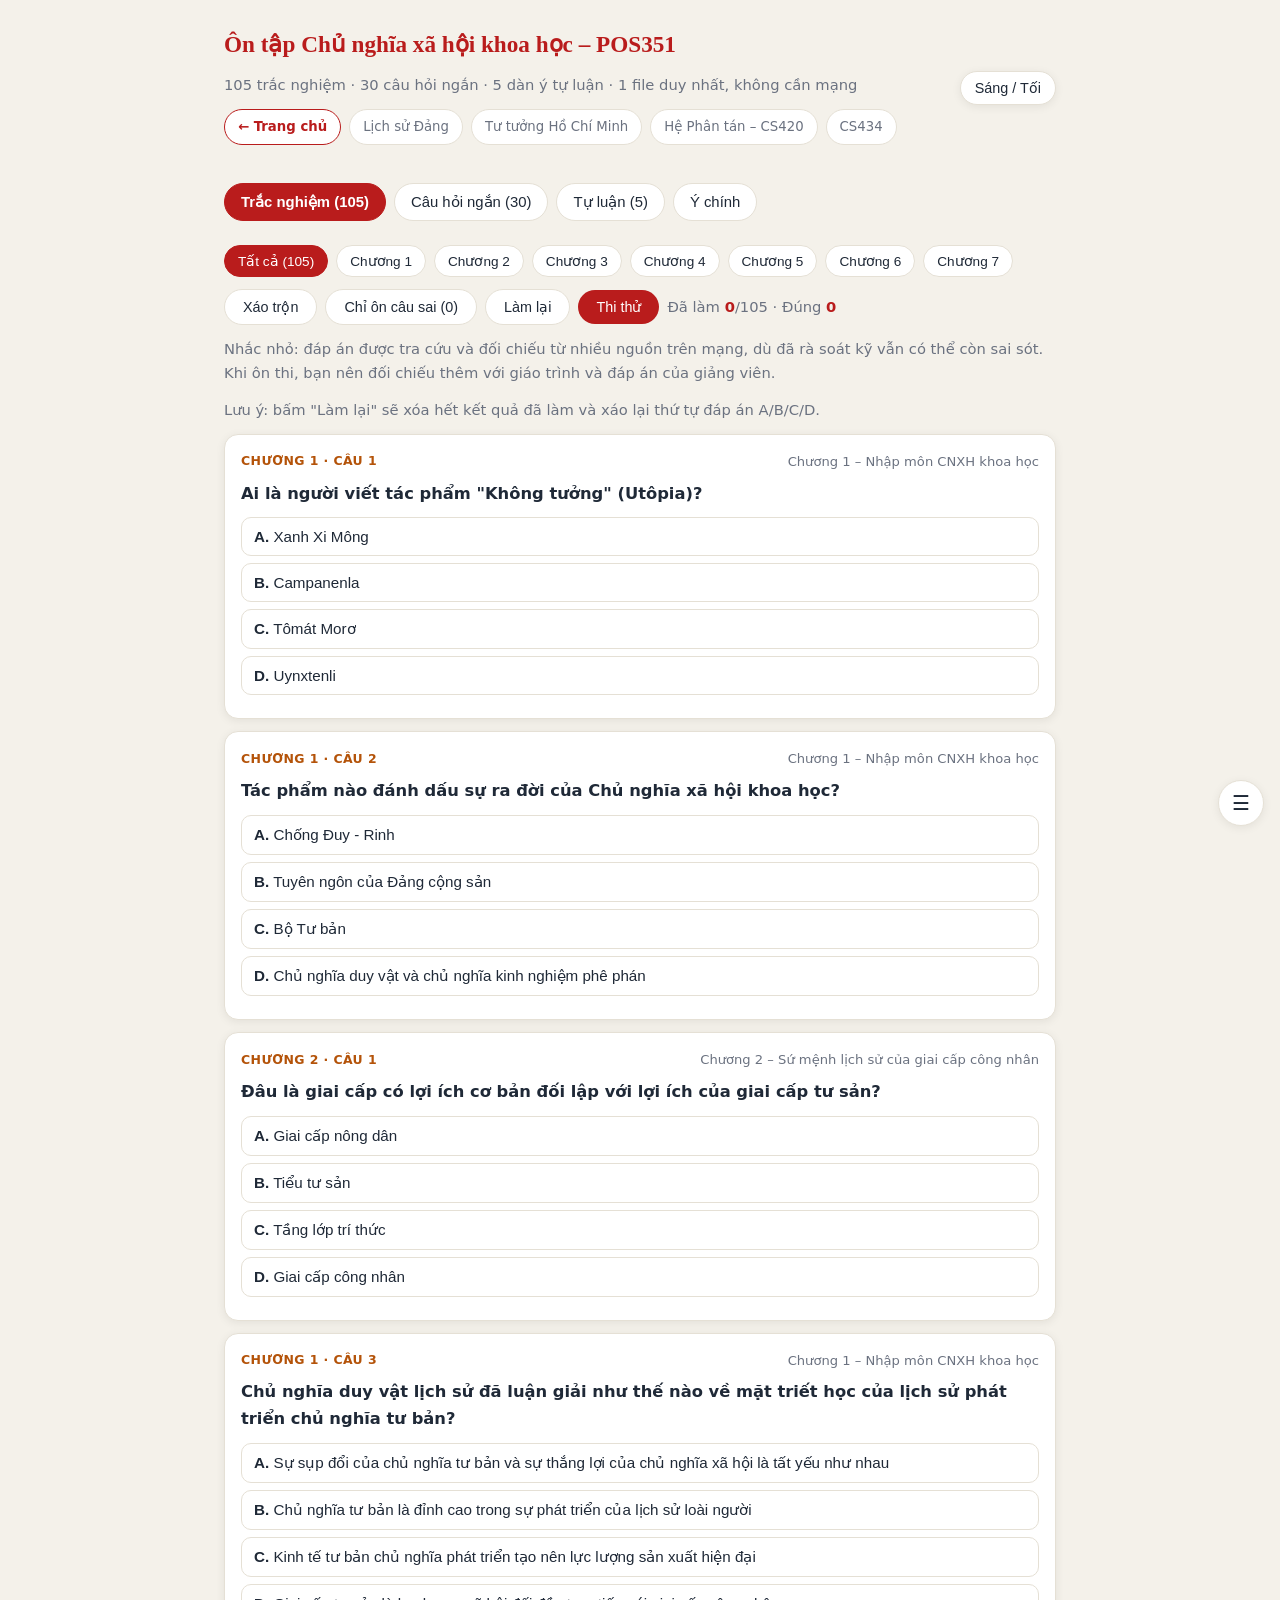
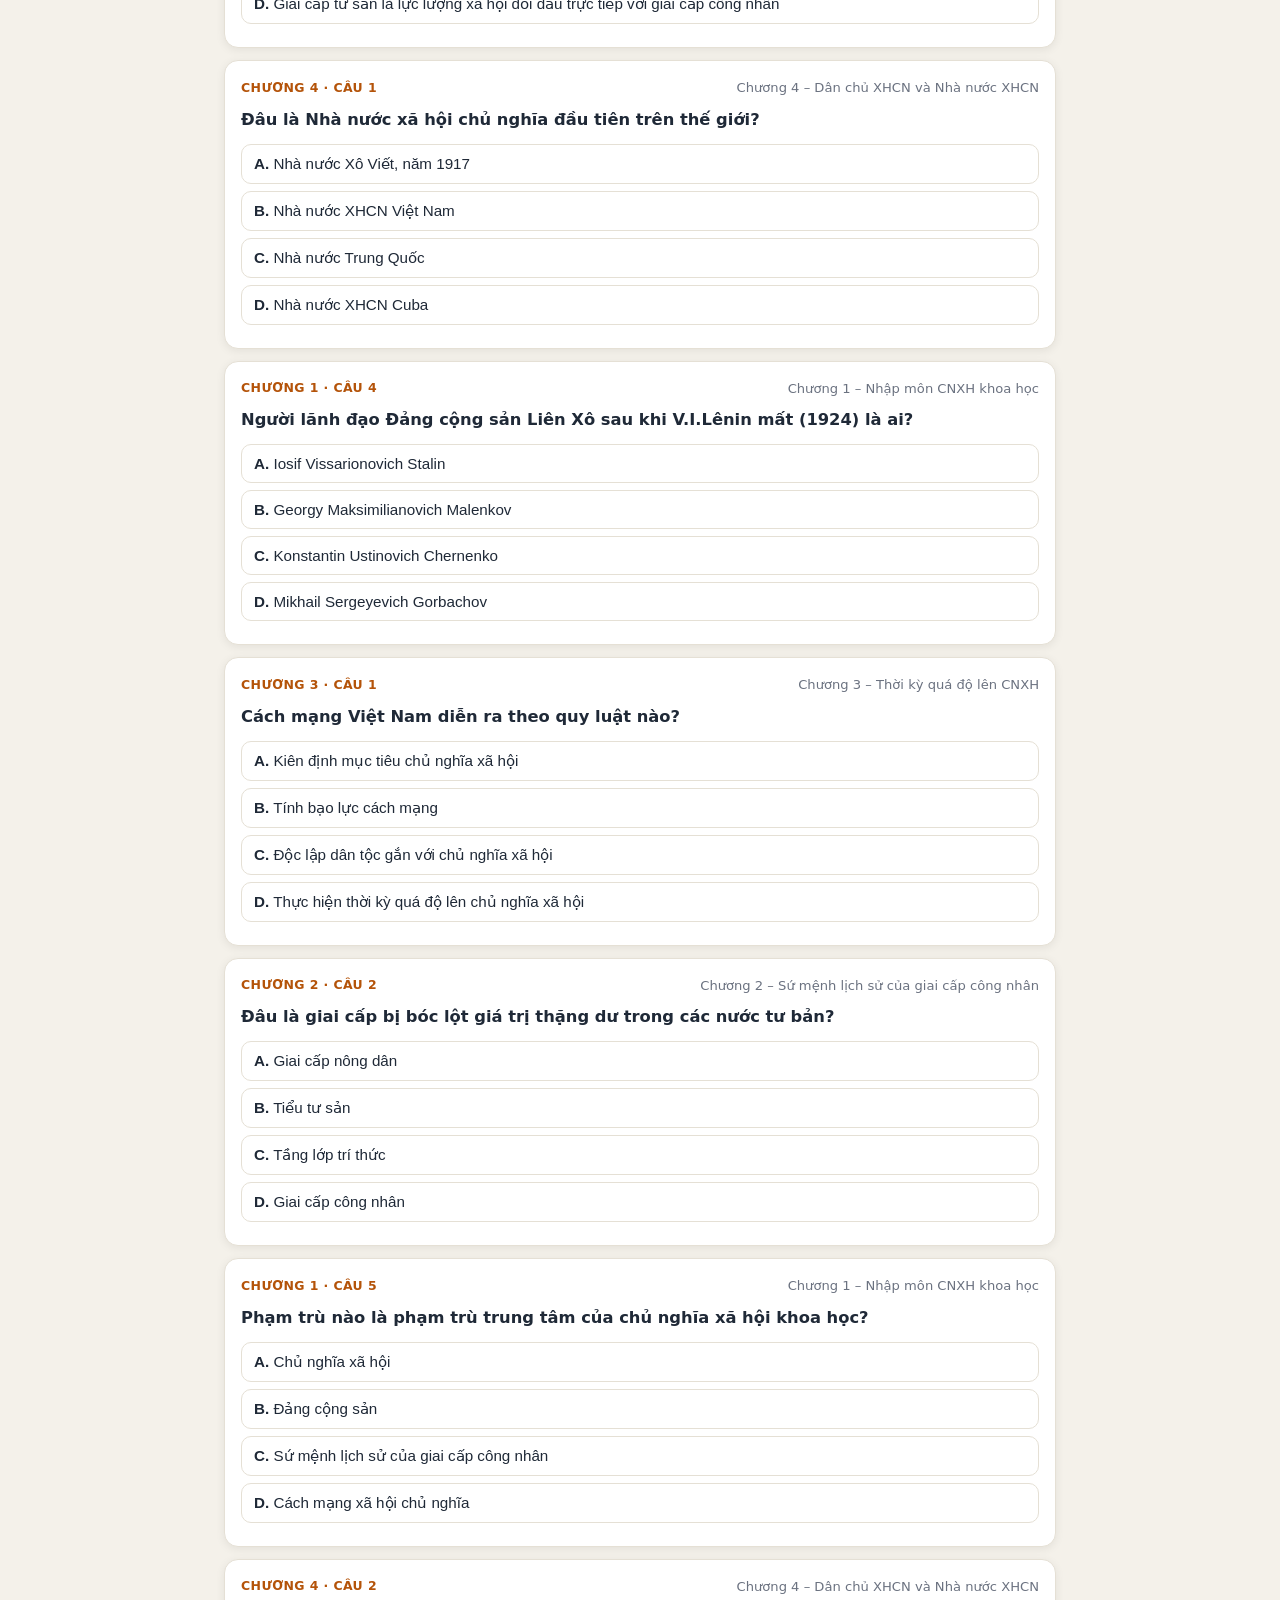
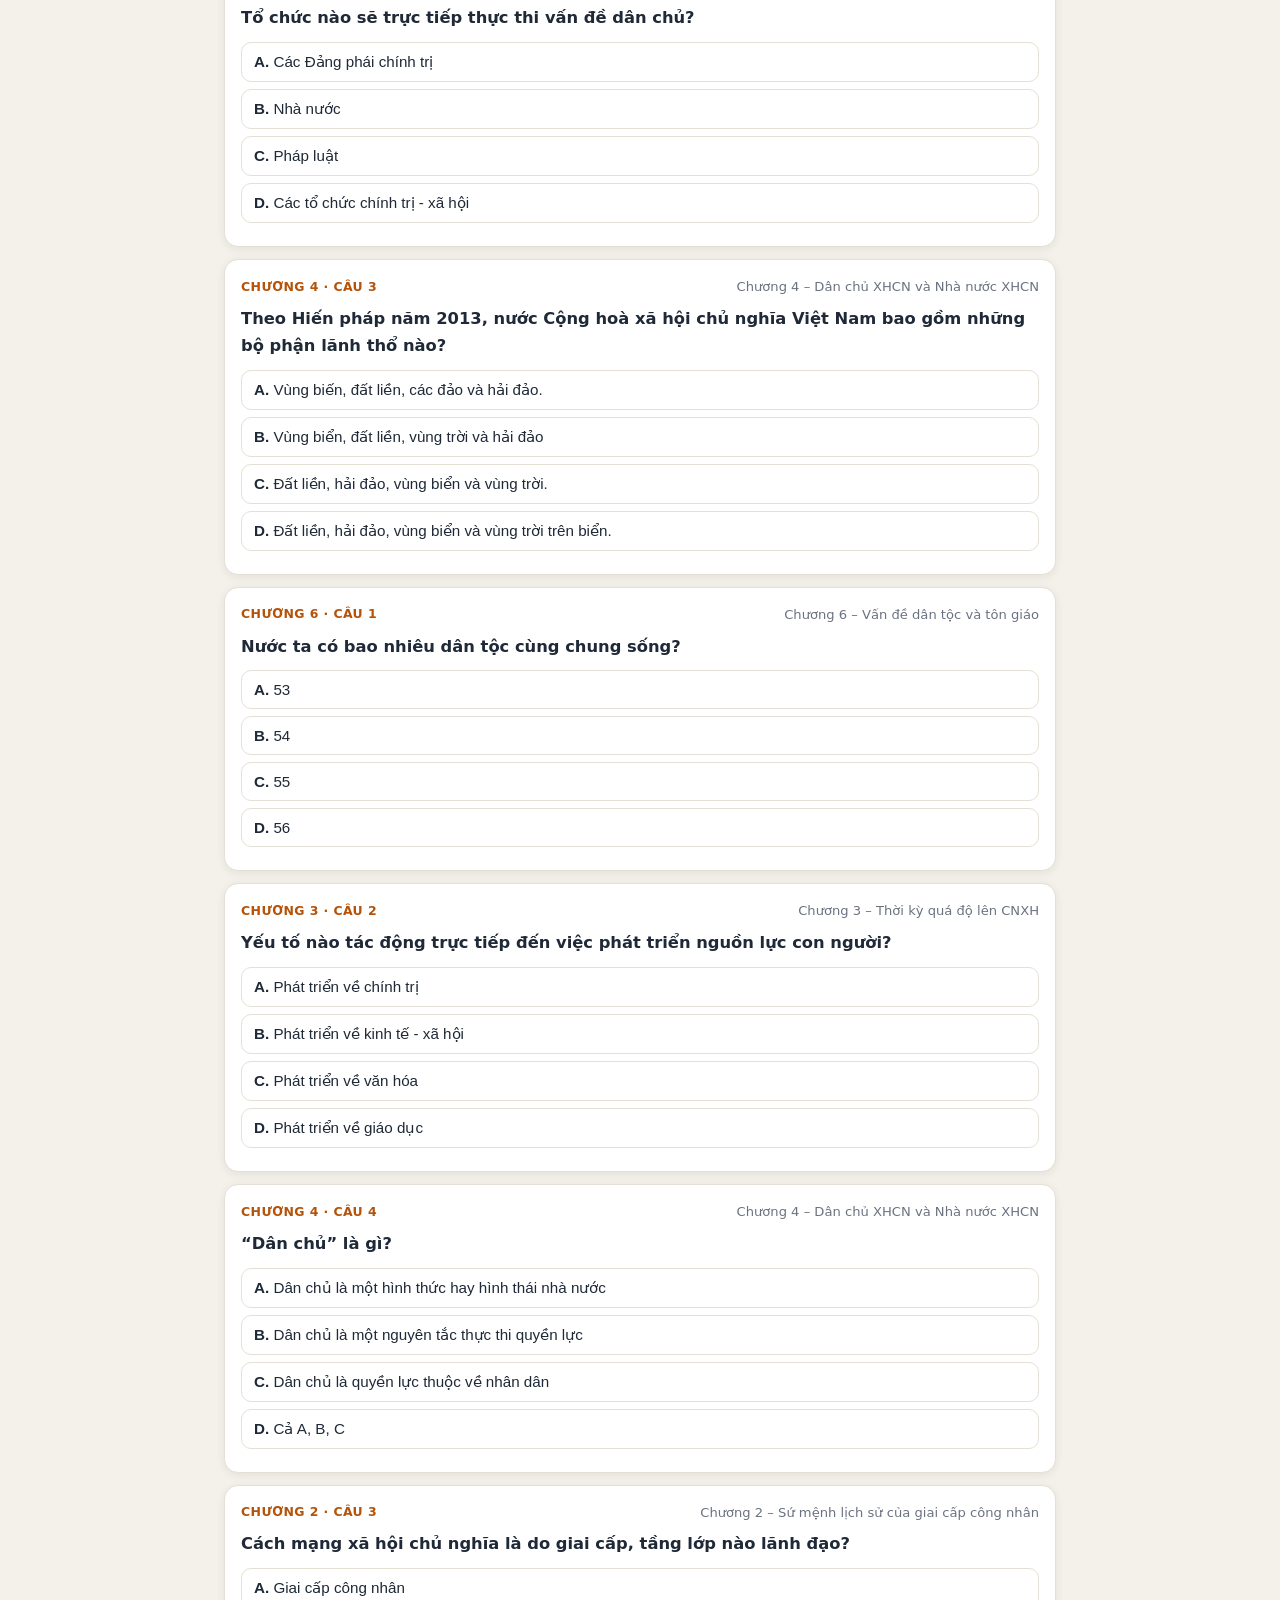
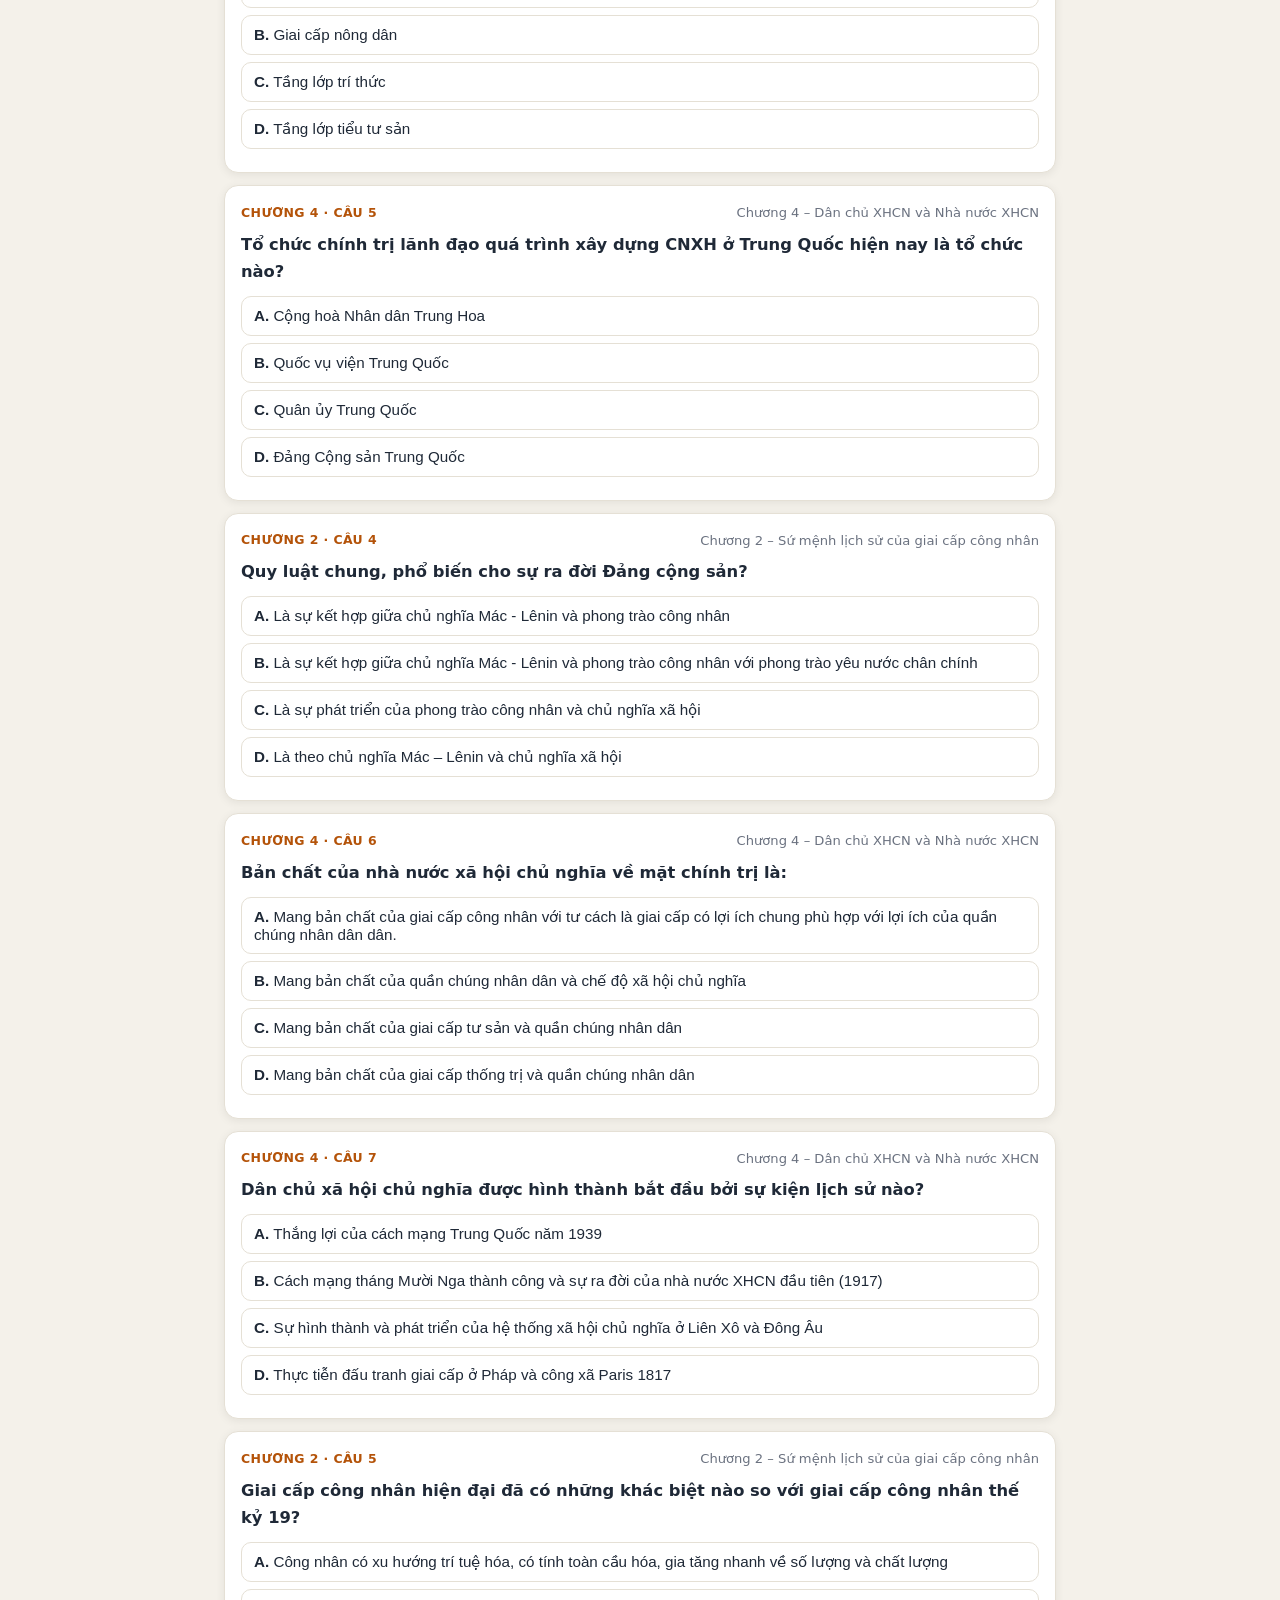
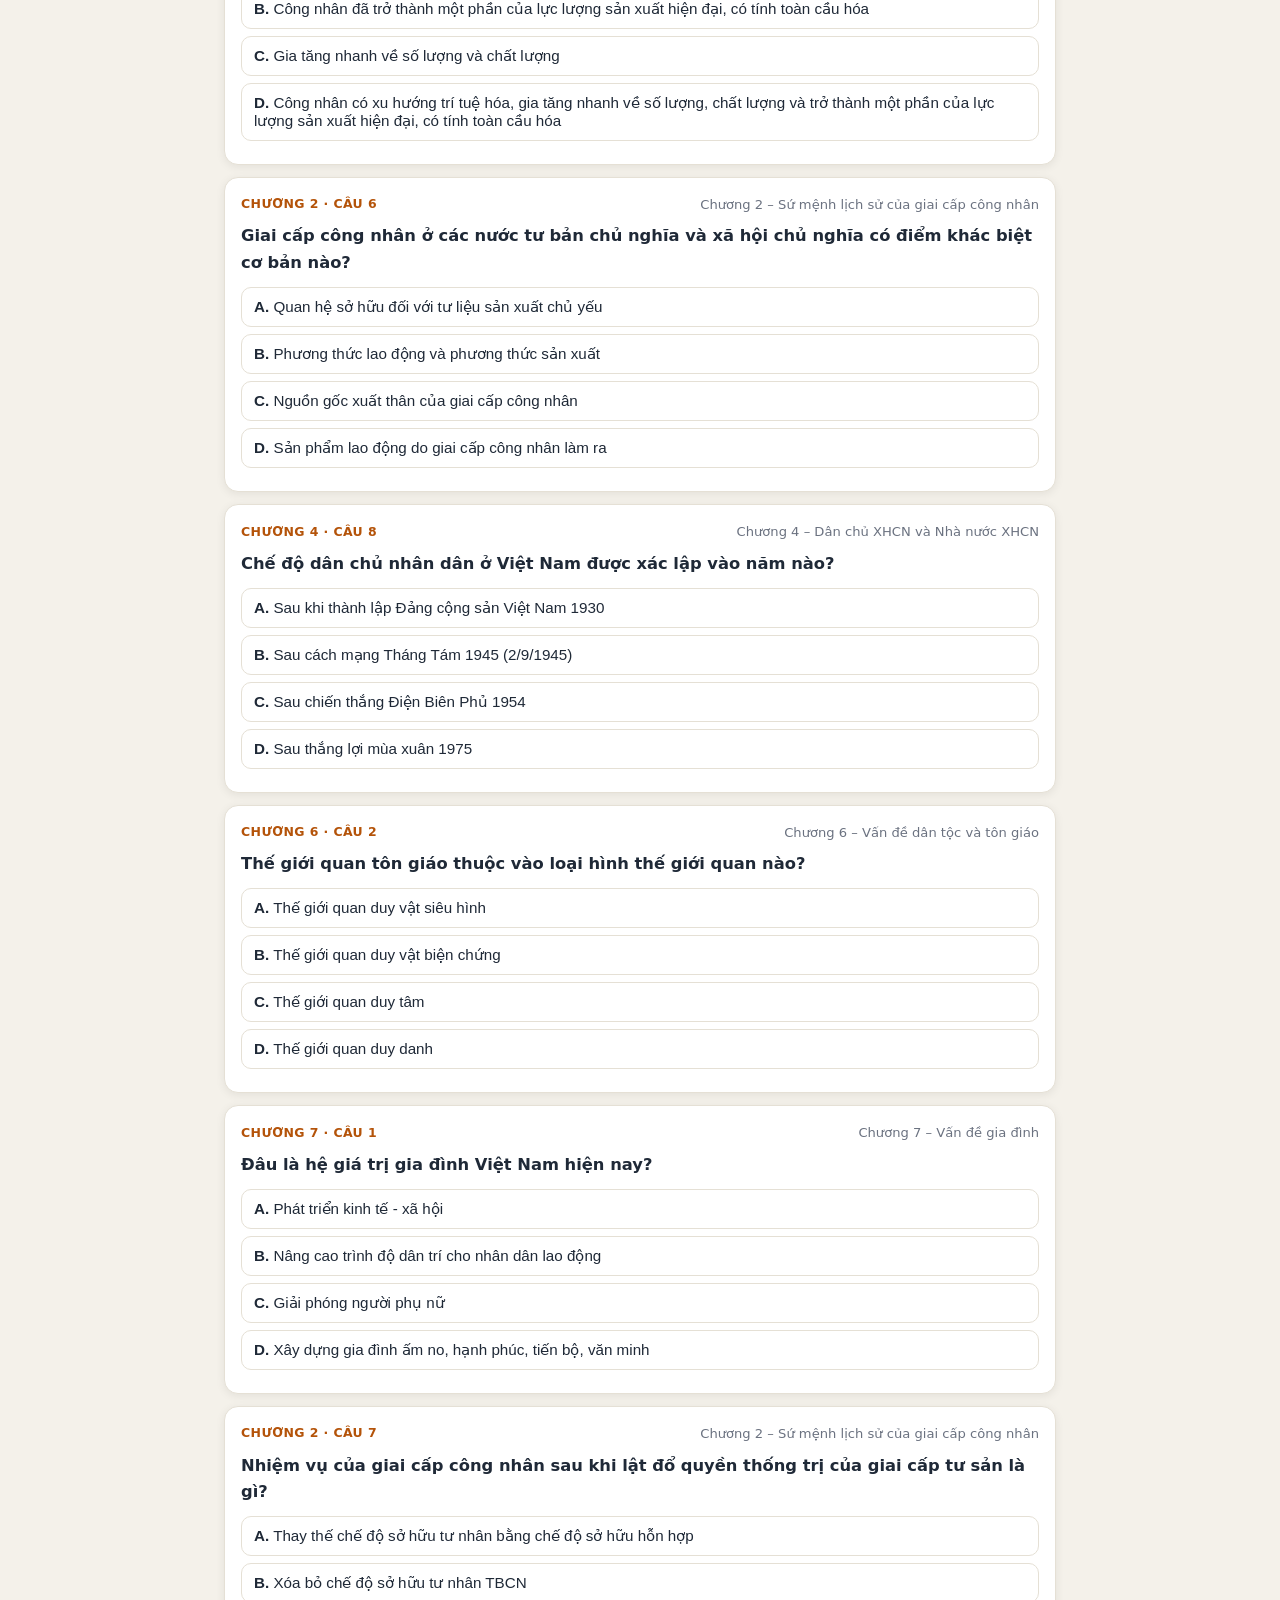
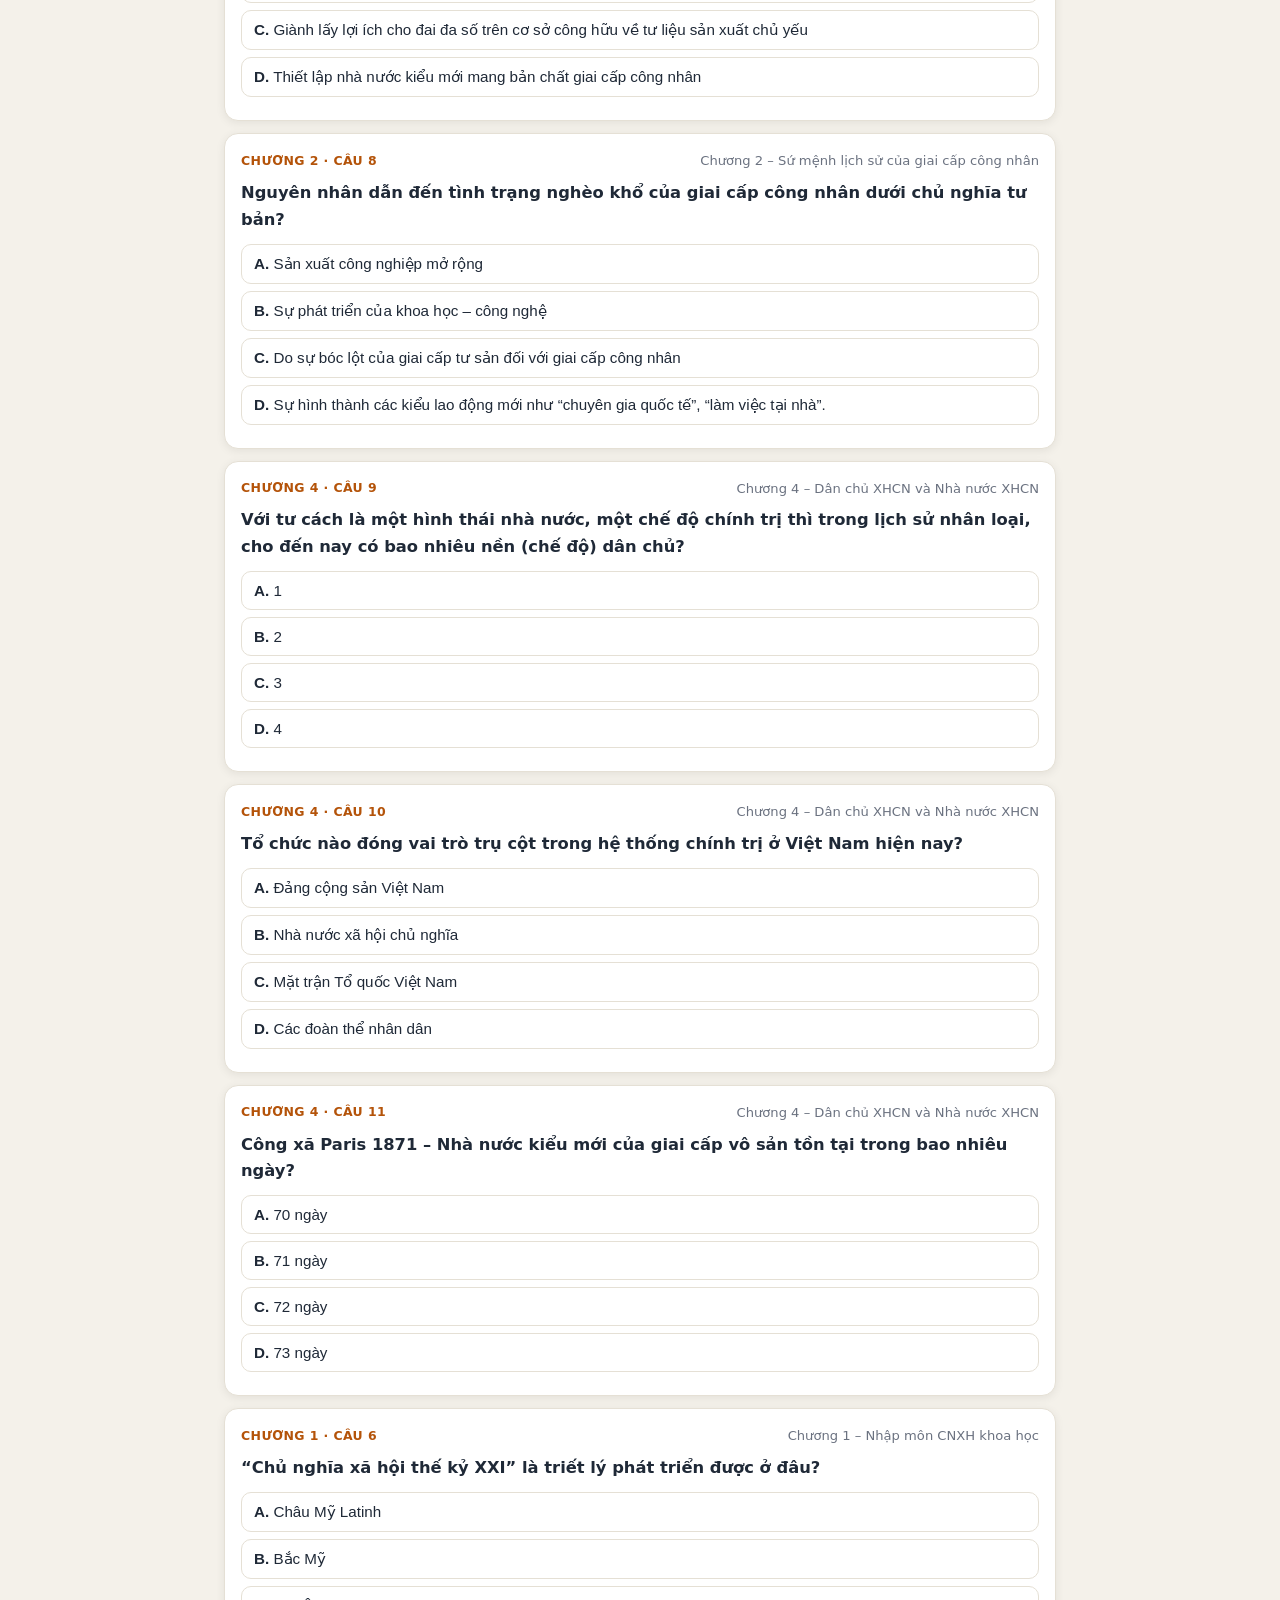
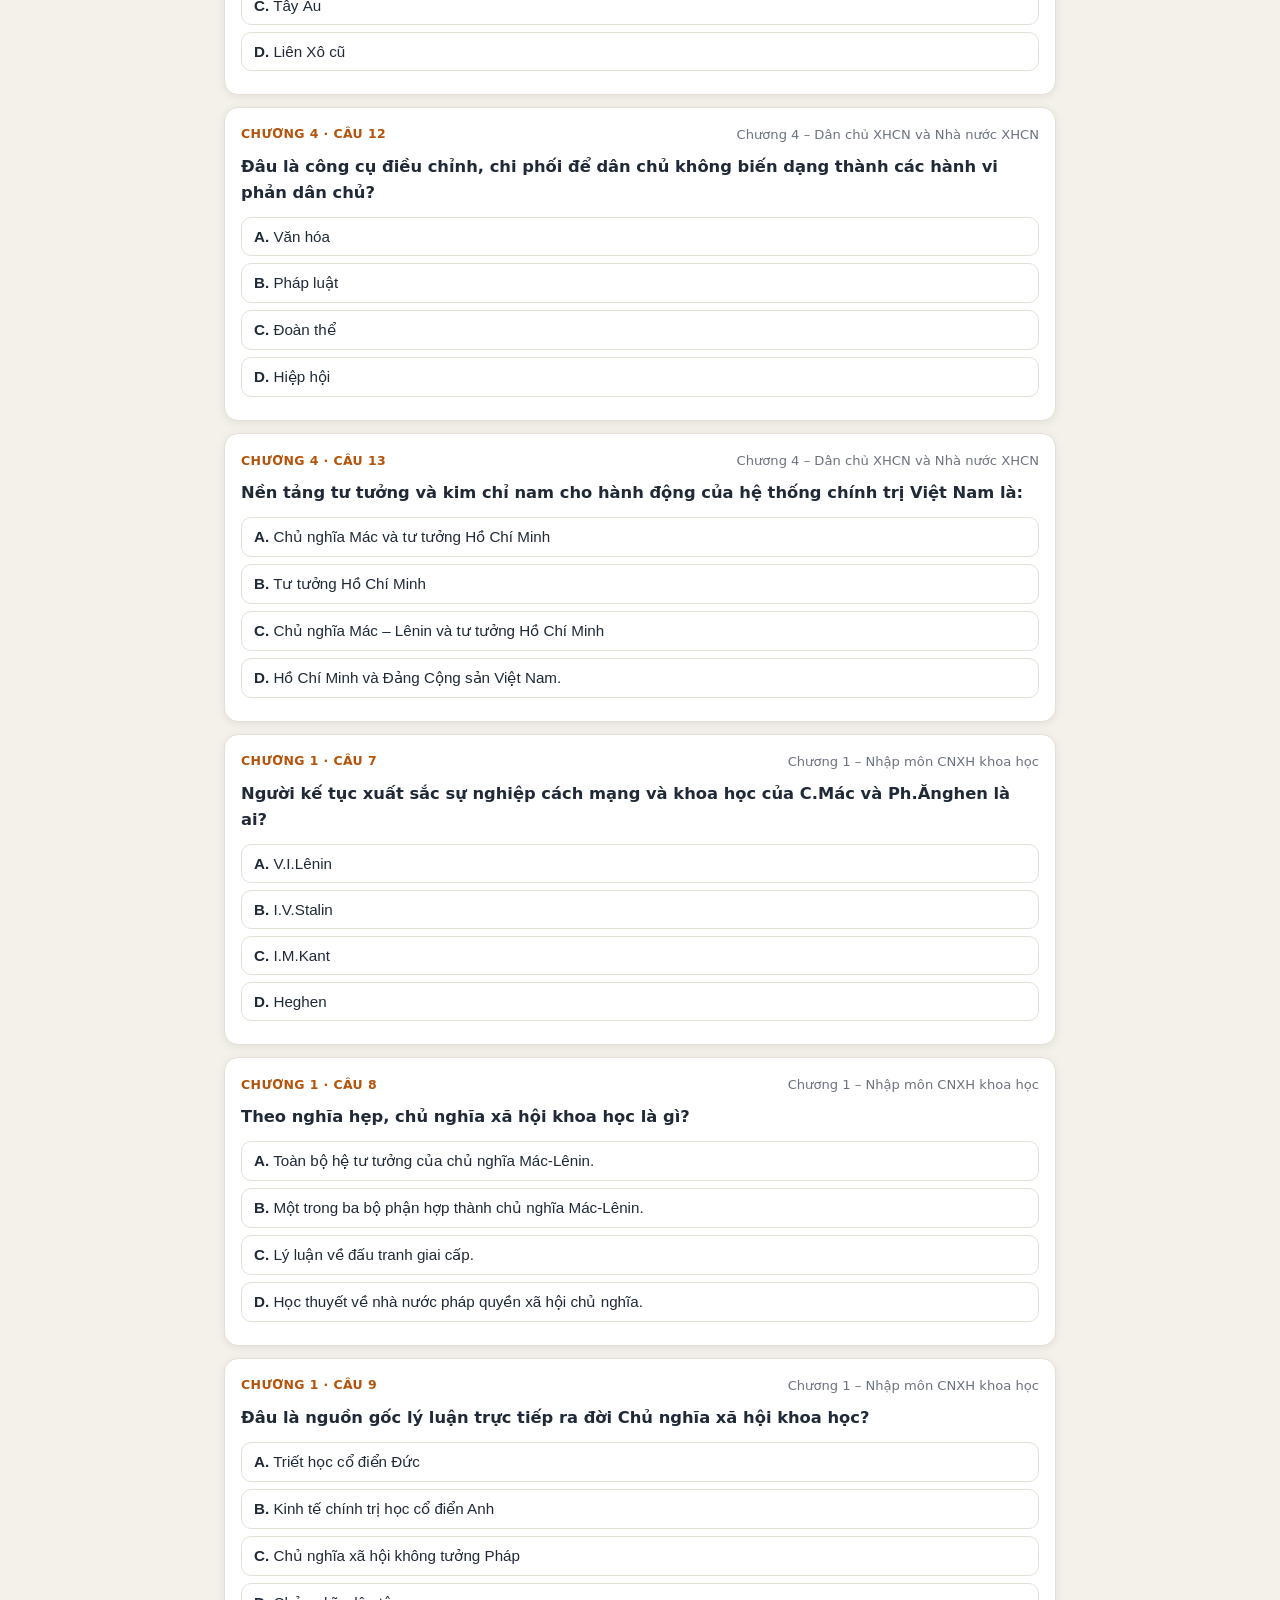
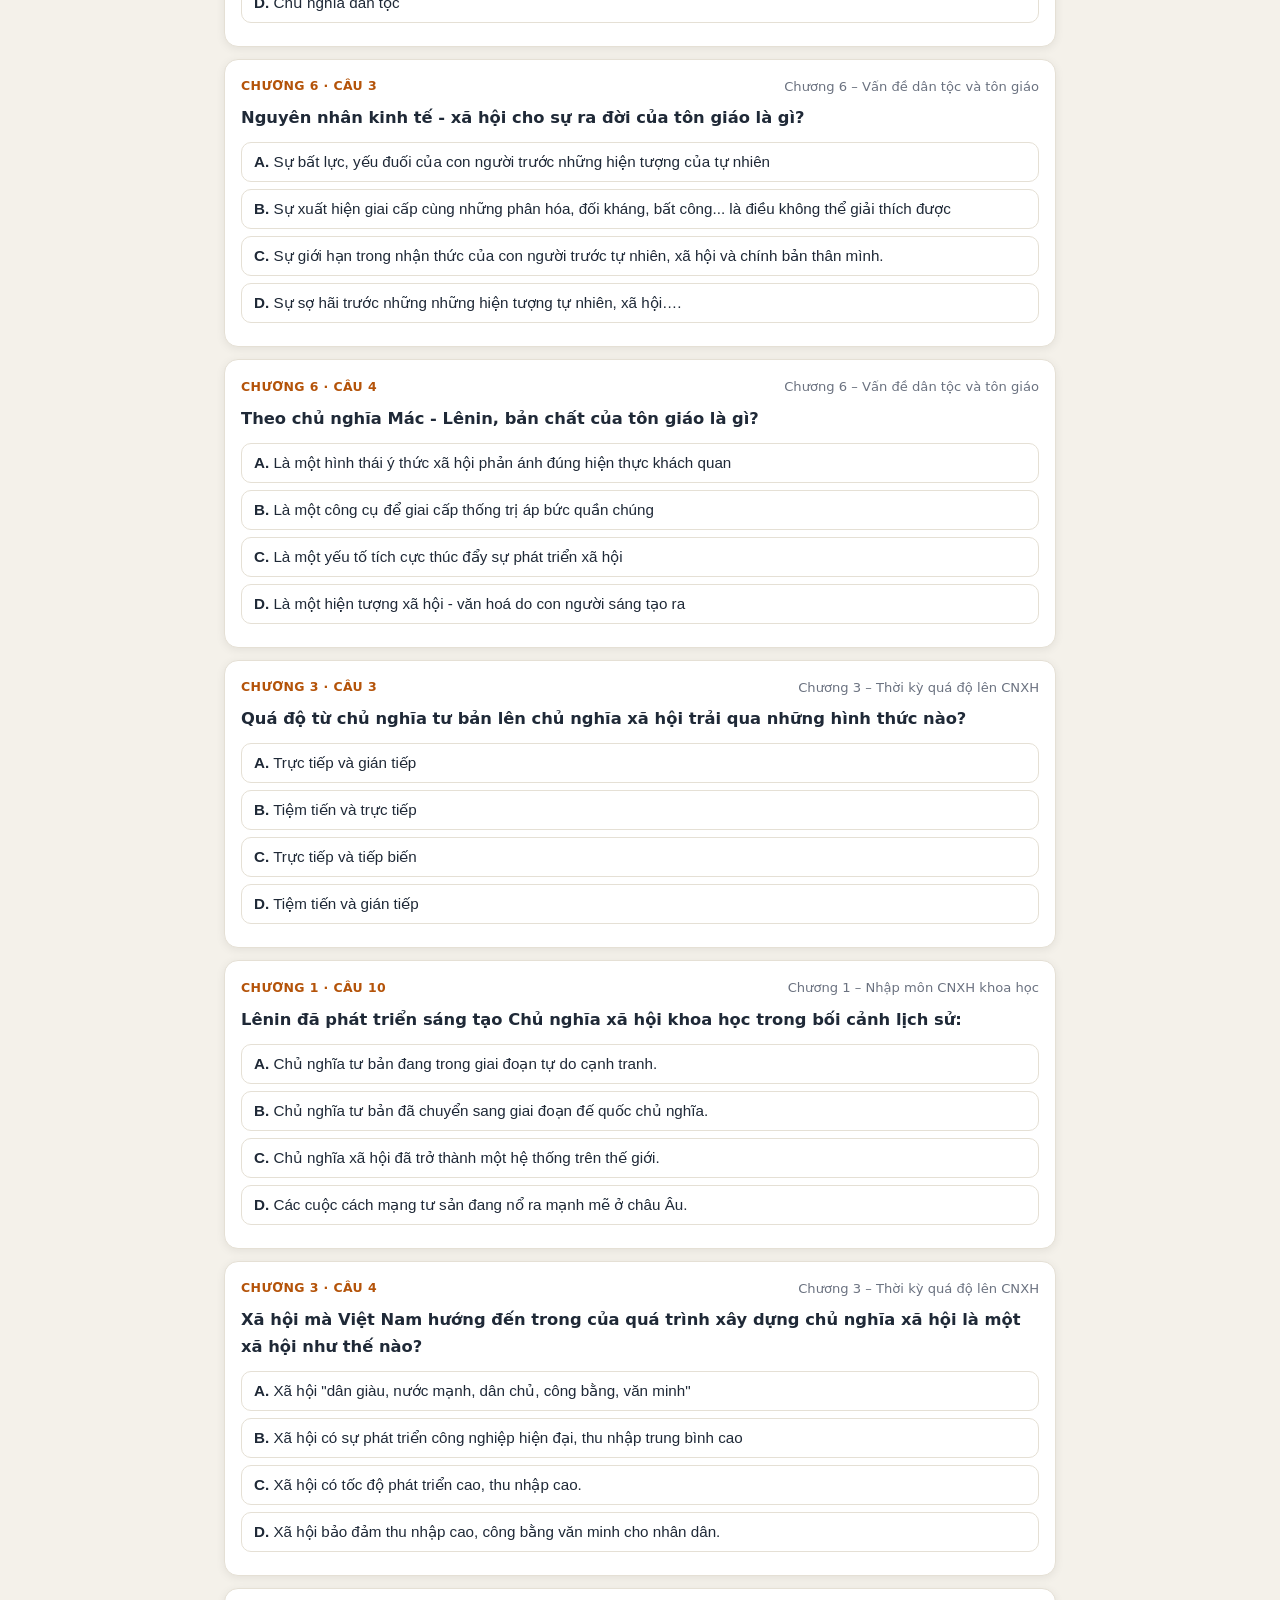
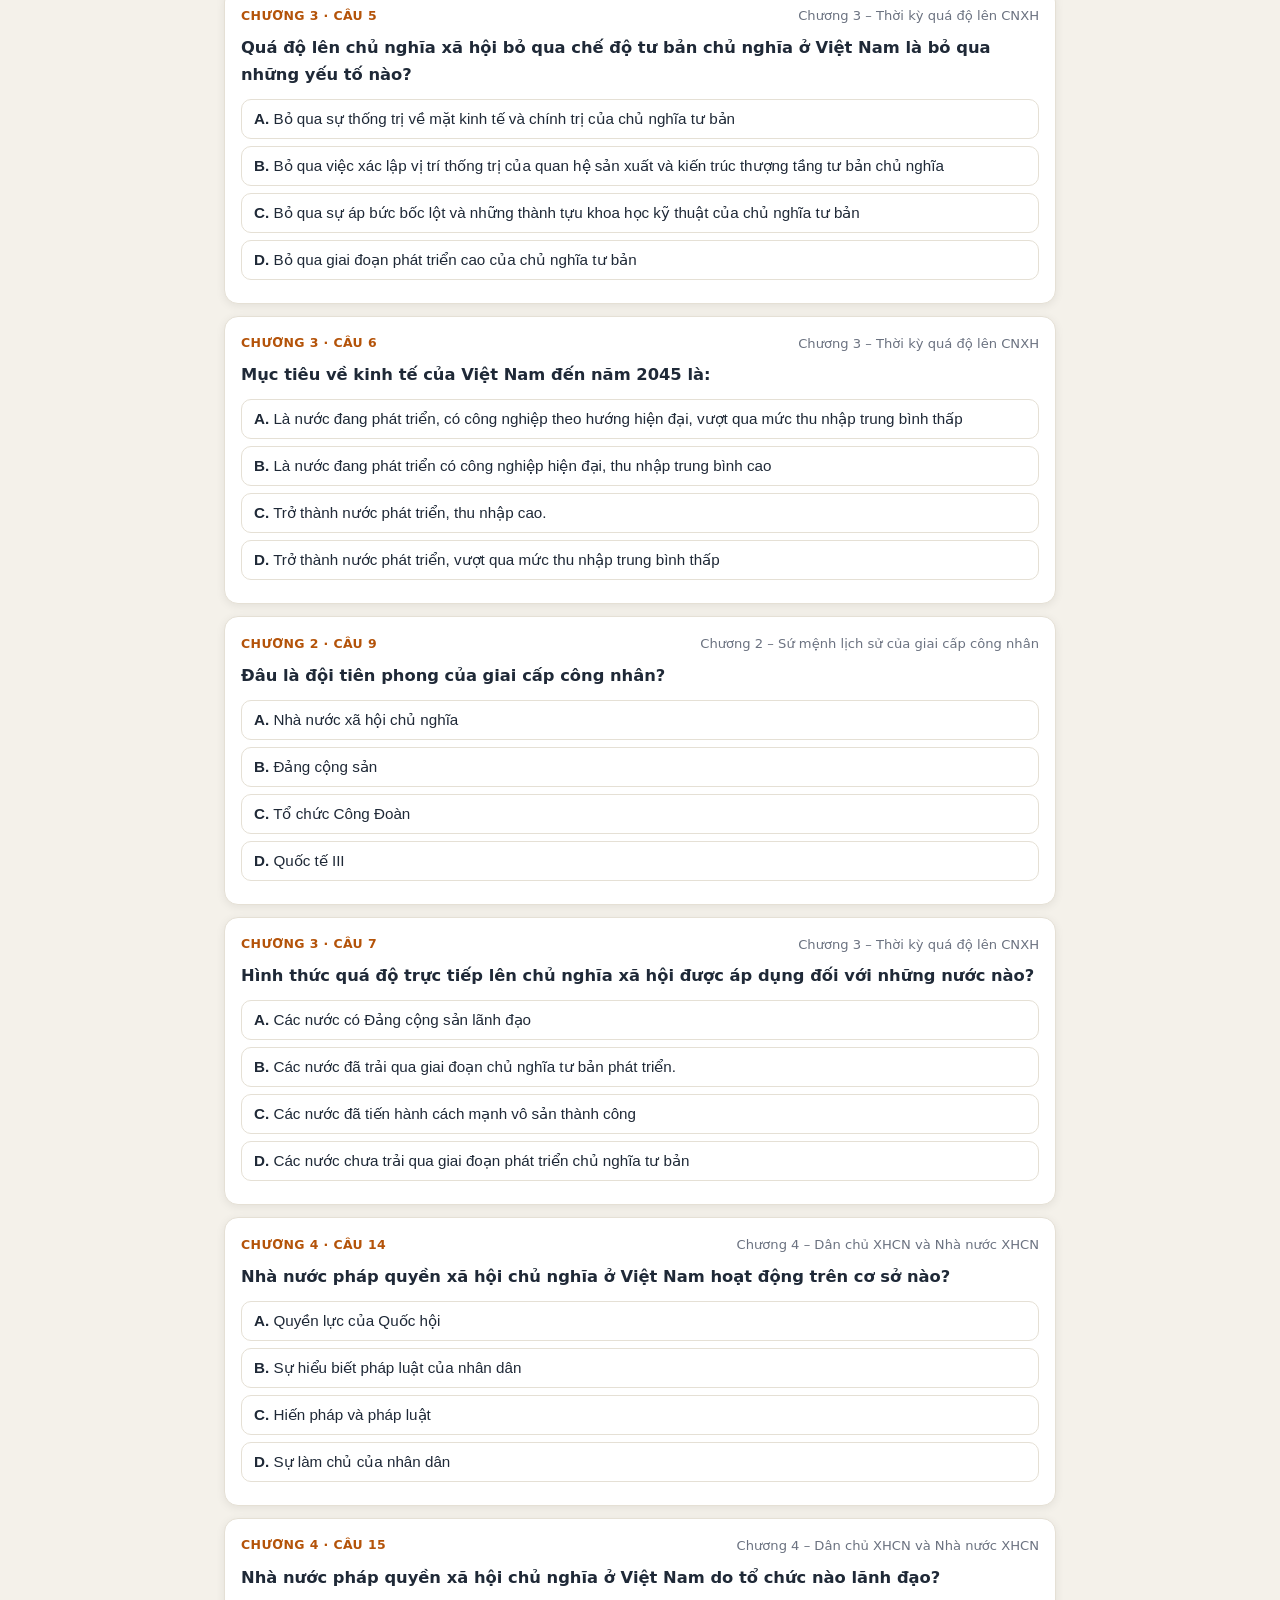
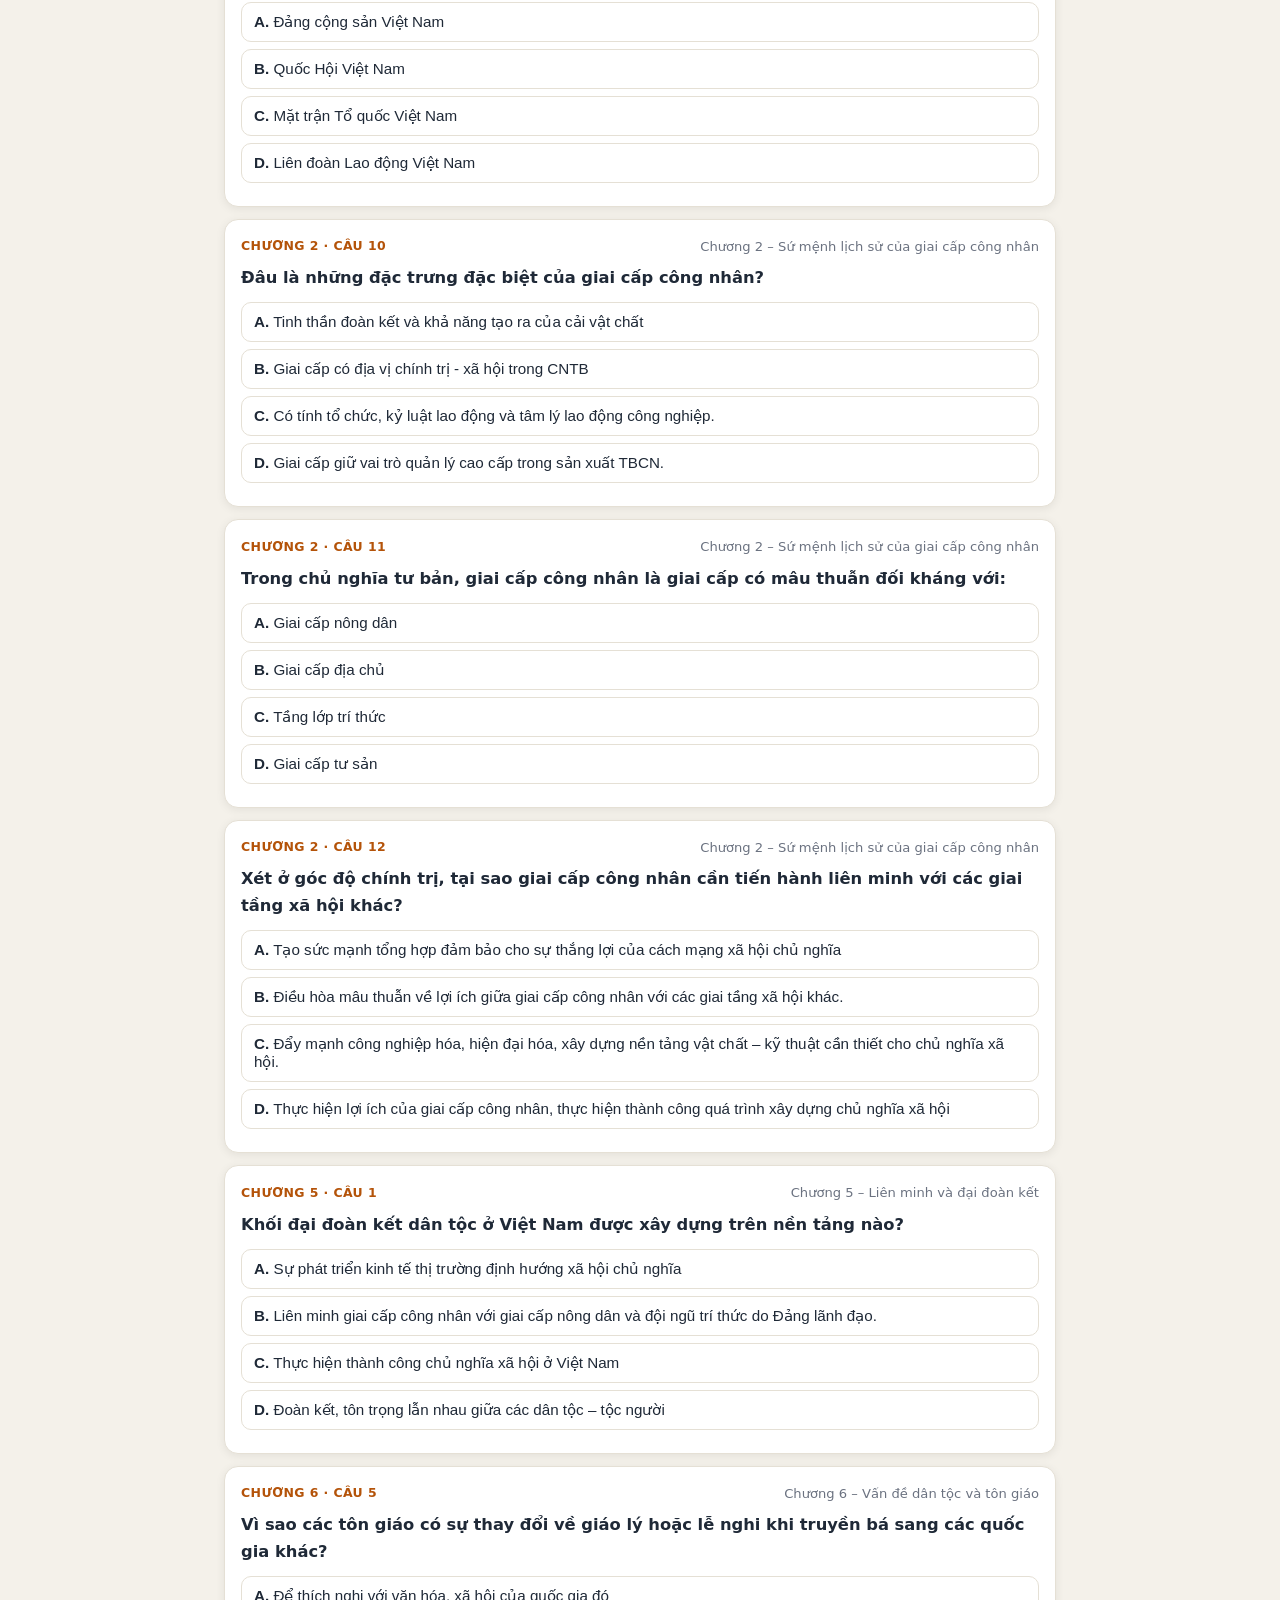
<file: pos351/index.html>
<!DOCTYPE html>
<html lang="vi">
<head>
<meta charset="UTF-8">
<meta name="viewport" content="width=device-width, initial-scale=1.0">
<title>Ôn tập Chủ nghĩa xã hội khoa học – POS351</title>
<style>
:root{
  --bg:#f4f1ea; --card:#ffffff; --ink:#1f2937; --muted:#6b7280;
  --accent:#b91c1c; --accent-soft:#fee2e2; --gold:#b45309;
  --ok:#15803d; --ok-soft:#dcfce7; --bad:#b91c1c; --bad-soft:#fee2e2;
  --line:#e5e0d5; --shadow:0 2px 10px rgba(0,0,0,.07);
}
body.dark{
  --bg:#141210; --card:#1f1c18; --ink:#e9e2d6; --muted:#a8a094;
  --accent:#f87171; --accent-soft:#3b1d1d; --gold:#fbbf24;
  --ok:#4ade80; --ok-soft:#14331f; --bad:#f87171; --bad-soft:#3b1d1d;
  --line:#38322a; --shadow:0 2px 10px rgba(0,0,0,.4);
}
*{box-sizing:border-box}
body{margin:0;font-family:"Segoe UI",system-ui,-apple-system,sans-serif;background:var(--bg);color:var(--ink);line-height:1.65}
.wrap{max-width:860px;margin:0 auto;padding:16px 14px 80px}
header.top{display:flex;align-items:center;justify-content:space-between;gap:10px;margin-bottom:6px}
h1{font-family:"Times New Roman",Times,serif;font-size:1.45rem;margin:.4em 0;color:var(--accent)}
.sub{color:var(--muted);font-size:.92rem;margin:0 0 12px}
.theme-btn{background:var(--card);border:1px solid var(--line);color:var(--ink);border-radius:999px;padding:8px 14px;cursor:pointer;font-size:.9rem;box-shadow:var(--shadow)}
.tabs{display:flex;gap:8px;flex-wrap:wrap;margin:14px 0;position:sticky;top:0;background:var(--bg);padding:10px 0;z-index:5}
.tab{border:1px solid var(--line);background:var(--card);color:var(--ink);border-radius:999px;padding:9px 16px;cursor:pointer;font-size:.93rem}
.tab.active{background:var(--accent);color:#fff;border-color:var(--accent);font-weight:600}
.panel{display:none}.panel.active{display:block}
.card{background:var(--card);border:1px solid var(--line);border-radius:14px;padding:16px;margin:12px 0;box-shadow:var(--shadow)}
.chips{display:flex;gap:8px;flex-wrap:wrap;margin:10px 0}
.chip{border:1px solid var(--line);background:var(--card);color:var(--ink);border-radius:999px;padding:7px 13px;cursor:pointer;font-size:.85rem}
.chip.active{background:var(--accent);color:#fff;border-color:var(--accent)}
.exh{font-family:"Times New Roman",Times,serif;font-size:1.25rem;margin:0 0 6px;color:var(--accent)}
.lbl{display:block;font-size:.85rem;color:var(--muted);margin:10px 0 4px}
#examRoot input[type=number]{width:130px;padding:9px 12px;border:1px solid var(--line);border-radius:10px;font-size:1rem;background:var(--card);color:var(--ink)}
.extop{position:sticky;top:0;z-index:6;display:flex;justify-content:space-between;align-items:center;background:var(--bg);padding:10px 0;margin-bottom:4px}
.extimer{font-size:1.5rem;font-weight:800;color:var(--accent);font-variant-numeric:tabular-nums}
.extimer.low{color:var(--bad)}
.exgrid{display:flex;gap:6px;flex-wrap:wrap;margin:10px 0}
.exg{width:38px;height:38px;border:1px solid var(--line);background:var(--card);color:var(--ink);border-radius:8px;cursor:pointer;font-weight:700;font-size:.85rem}
.exg.done{background:var(--accent);color:#fff;border-color:var(--accent)}
.exg.cur{outline:2px solid var(--gold);outline-offset:1px}
.exscore{font-size:2.4rem;font-weight:800;color:var(--accent);text-align:center;margin:4px 0}
.exsub{text-align:center;color:var(--muted);margin:0 0 10px}
.exhist{margin-top:14px;font-size:.88rem;color:var(--muted)}
.exhist .erow{padding:7px 0;border-top:1px solid var(--line);display:flex;justify-content:space-between}
.exhist .erow b{color:var(--accent)}
.exwrong{font-size:.92rem}
.subjnav{display:flex;gap:8px;flex-wrap:wrap;margin:2px 0 14px}.subjnav a{border:1px solid var(--line);background:var(--card);color:var(--muted);border-radius:999px;padding:6px 13px;font-size:.83rem;text-decoration:none;transition:border-color .15s,color .15s}.subjnav a:hover{border-color:var(--accent);color:var(--accent)}.subjnav a.home{color:var(--accent);border-color:var(--accent);font-weight:600}
.q-head{display:flex;justify-content:space-between;align-items:center;gap:8px;margin-bottom:8px}
.q-tag{font-size:.78rem;color:var(--gold);font-weight:700;text-transform:uppercase;letter-spacing:.4px}
.q-num{font-size:.82rem;color:var(--muted)}
.q-text{font-weight:600;margin:0 0 10px;font-size:1.02rem}
.opt{display:block;width:100%;text-align:left;background:var(--card);border:1px solid var(--line);color:var(--ink);border-radius:10px;padding:10px 12px;margin:7px 0;cursor:pointer;font-size:.95rem;transition:background .15s}
.opt:hover:not(:disabled){border-color:var(--accent)}
.opt:disabled{cursor:default;opacity:.95}
.opt.correct{background:var(--ok-soft);border-color:var(--ok);color:var(--ok);font-weight:600}
.opt.wrong{background:var(--bad-soft);border-color:var(--bad);color:var(--bad)}
.tip{display:none;background:var(--accent-soft);border-left:4px solid var(--accent);border-radius:0 10px 10px 0;padding:10px 12px;margin-top:10px;font-size:.9rem}
.tip.show{display:block}
.tip b{color:var(--accent)}
.toolbar{display:flex;gap:8px;flex-wrap:wrap;align-items:center;margin:12px 0}
.btn{background:var(--accent);color:#fff;border:none;border-radius:999px;padding:9px 18px;cursor:pointer;font-size:.9rem}
.btn.ghost{background:var(--card);color:var(--ink);border:1px solid var(--line)}
.score{font-size:.92rem;color:var(--muted)}
.score b{color:var(--accent)}
/* muc luc cau hoi + nut len dau trang */
#qNavFab{position:fixed;right:16px;bottom:74px;width:46px;height:46px;border-radius:50%;background:var(--card);color:var(--ink);border:1px solid var(--line);font-size:20px;line-height:1;cursor:pointer;box-shadow:var(--shadow);z-index:60}
#qNavOverlay{position:fixed;inset:0;background:rgba(0,0,0,.5);display:none;align-items:center;justify-content:center;z-index:80;padding:16px}
#qNavOverlay.open{display:flex}
#qNavPopup{background:var(--card);color:var(--ink);border:1px solid var(--line);border-radius:14px;box-shadow:var(--shadow);max-width:430px;width:100%;max-height:72vh;display:flex;flex-direction:column}
.qnav-head{display:flex;align-items:center;justify-content:space-between;padding:12px 14px;border-bottom:1px solid var(--line)}
#qNavClose{border:1px solid var(--line);background:transparent;color:var(--ink);border-radius:8px;width:32px;height:32px;cursor:pointer;font-size:15px;line-height:1}
#qNav{display:grid;grid-template-columns:repeat(auto-fill,minmax(42px,1fr));gap:8px;padding:14px;overflow-y:auto}
.qn{padding:8px 0;border:1px solid var(--line);border-radius:8px;background:var(--card);color:var(--ink);font-weight:700;cursor:pointer;font-size:.85rem}
.qn.ok{background:#16a34a;border-color:#16a34a;color:#fff}
.qn.bad{background:#dc2626;border-color:#dc2626;color:#fff}
.qnl{grid-column:1/-1;display:block;width:100%;text-align:left;padding:10px 12px;border:1px solid var(--line);border-radius:10px;background:var(--card);color:var(--ink);cursor:pointer;font-size:.9rem}
.card.flash{outline:2px solid var(--accent);outline-offset:2px}
#toTop{position:fixed;right:16px;bottom:16px;width:46px;height:46px;border-radius:50%;border:none;background:var(--accent);color:#fff;font-size:22px;line-height:1;cursor:pointer;box-shadow:var(--shadow);display:none;z-index:60}
#toTop.show{display:block}
/* essay */
.acc{border:1px solid var(--line);border-radius:14px;margin:12px 0;background:var(--card);box-shadow:var(--shadow);overflow:hidden}
.acc-head{padding:15px 16px;cursor:pointer;font-weight:700;display:flex;justify-content:space-between;gap:10px;align-items:center}
.acc-head:hover{background:var(--accent-soft)}
.acc-body{display:none;padding:4px 18px 18px}
.acc.open .acc-body{display:block}
.acc-body h4{color:var(--accent);margin:14px 0 6px;font-size:.98rem}
.acc-body ul{margin:6px 0;padding-left:20px}
.acc-body li{margin:5px 0;font-size:.94rem}
.kw{background:var(--accent-soft);border-radius:6px;padding:1px 7px;font-size:.88em;color:var(--accent);font-weight:600;white-space:nowrap}
/* key points */
.tl{position:relative;margin:14px 0 14px 8px;padding-left:22px;border-left:3px solid var(--accent)}
.tl-item{margin:0 0 16px;position:relative}
.tl-item::before{content:"";position:absolute;left:-30px;top:6px;width:12px;height:12px;border-radius:50%;background:var(--accent)}
.tl-year{font-weight:800;color:var(--accent)}
.formula{background:var(--card);border:1px dashed var(--accent);border-radius:12px;padding:12px 14px;margin:10px 0;font-size:.95rem}
.formula b{color:var(--accent)}
footer.note{margin-top:26px;color:var(--muted);font-size:.85rem;border-top:1px solid var(--line);padding-top:14px}
@media(max-width:640px){
  .wrap{padding:12px 10px 60px}
  h1{font-size:1.15rem}
  .sub{font-size:.84rem}
  header.top{align-items:flex-start}
  .theme-btn{padding:7px 12px;font-size:.8rem;flex:0 0 auto}
  .tabs{flex-wrap:nowrap;overflow-x:auto;gap:6px;padding:8px 2px;scrollbar-width:none;-webkit-overflow-scrolling:touch}
  .tabs::-webkit-scrollbar{display:none}
  .tab{flex:0 0 auto;padding:8px 13px;font-size:.84rem}
  .chips{gap:6px}
  .chip{padding:6px 11px;font-size:.8rem}
  .toolbar{gap:6px}
  .btn{padding:8px 14px;font-size:.84rem}
  .score{font-size:.84rem;width:100%}
  .card{padding:13px 12px}
  .q-text{font-size:.97rem}
  .q-head{flex-wrap:wrap;gap:4px}
  .q-num{font-size:.74rem}
  .opt{padding:9px 10px;font-size:.9rem}
  .tip{font-size:.86rem}
  .acc-head{padding:13px 14px;font-size:.94rem}
  .tl{margin-left:4px}
}
</style>
</head>
<body>
<div class="wrap">
<header class="top">
  <div>
    <h1>Ôn tập Chủ nghĩa xã hội khoa học – POS351</h1>
    <p class="sub">105 trắc nghiệm &middot; 30 câu hỏi ngắn &middot; 5 dàn ý tự luận &middot; 1 file duy nhất, không cần mạng</p>
    <nav class="subjnav"><a class="home" href="../">&larr; Trang chủ</a><a href="../his362/">Lịch sử Đảng</a><a href="../pos361/">Tư tưởng Hồ Chí Minh</a><a href="../cs420/">Hệ Phân tán – CS420</a><a href="../cs434/">CS434</a></nav>
  </div>
  <button class="theme-btn" id="themeBtn" title="Đổi giao diện sáng/tối">Sáng / Tối</button>
</header>

<nav class="tabs">
  <button class="tab active" data-tab="quiz">Trắc nghiệm (105)</button>
  <button class="tab" data-tab="flash">Câu hỏi ngắn (30)</button>
  <button class="tab" data-tab="essay">Tự luận (5)</button>
  <button class="tab" data-tab="keys">Ý chính</button>
</nav>

<!-- ============ QUIZ ============ -->
<section class="panel active" id="panel-quiz">
  <div class="chips" id="chapChips"></div>
  <div class="toolbar">
    <button class="btn ghost" id="shuffleBtn">Xáo trộn</button>
    <button class="btn ghost" id="wrongBtn">Chỉ ôn câu sai (<span id="wrongCount">0</span>)</button>
    <button class="btn ghost" id="resetBtn">Làm lại</button><button class="btn" id="examBtn">Thi thử</button>
    <span class="score" id="scoreLine">Đã làm <b>0</b>/105 &middot; Đúng <b>0</b></span>
  </div>
  <p class="sub">Nhắc nhỏ: đáp án được tra cứu và đối chiếu từ nhiều nguồn trên mạng, dù đã rà soát kỹ vẫn có thể còn sai sót. Khi ôn thi, bạn nên đối chiếu thêm với giáo trình và đáp án của giảng viên.</p>
  <p class="sub">Lưu ý: bấm "Làm lại" sẽ xóa hết kết quả đã làm và xáo lại thứ tự đáp án A/B/C/D.</p>
  <div id="quizList"></div>
<div id="examRoot" style="display:none">
  <div class="card" id="exSetup">
    <h3 class="exh">Thi thử trắc nghiệm</h3>
    <p class="sub" style="margin:0 0 4px">Mặc định: 30 câu / 30 phút. Bạn chỉnh lại tùy ý.</p>
    <label class="lbl" for="exNum">Số câu hỏi (tối đa <span id="exMax">0</span>)</label>
    <input type="number" id="exNum" min="1" value="30">
    <label class="lbl" for="exMin">Thời gian (phút)</label>
    <input type="number" id="exMin" min="1" value="30">
    <div class="toolbar">
      <button class="btn" id="exStart">Bắt đầu thi</button>
      <button class="btn ghost" id="exCancel">Đóng</button>
    </div>
    <div class="exhist" id="exHist"></div>
  </div>
  <div id="exRun" style="display:none">
    <div class="extop"><span class="extimer" id="exTimer">30:00</span><button class="btn" id="exSubmit">Nộp bài</button></div>
    <div class="exgrid" id="exGrid"></div>
    <div class="card" id="exQ"></div>
    <div class="toolbar">
      <button class="btn ghost" id="exPrev">&larr; Câu trước</button>
      <button class="btn ghost" id="exNext">Câu tiếp &rarr;</button>
      <button class="btn ghost" id="exQuit">Thoát</button>
    </div>
  </div>
  <div id="exResult" style="display:none"></div>
</div>

</section>

<!-- ============ CÂU HỎI NGẮN ============ -->
<section class="panel" id="panel-flash">
  <div class="toolbar">
    <button class="btn ghost" id="fcShuffle">Xáo trộn thứ tự</button>
    <span class="score">Đáp án hiện ngay bên dưới mỗi câu hỏi</span>
  </div>
  <div id="flashList"></div>
</section>

<!-- ============ ESSAY ============ -->
<section class="panel" id="panel-essay">
  <p class="sub">Chạm vào từng đề để mở dàn ý chi tiết. Mỗi dàn ý đều có sẵn đoạn <b>liên hệ sinh viên</b> dùng được cho nhiều đề.</p>
  <div id="essayList"></div>
</section>

<!-- ============ KEY POINTS ============ -->
<section class="panel" id="panel-keys">
  <div class="card">
    <h3 id="keysec-0" style="color:var(--accent);margin-top:0">Ý chính từng chương</h3>
    <h4>Chương 1 – Nhập môn chủ nghĩa xã hội khoa học</h4>
    <ul>
      <li>CNXHKH là một trong <b>3 bộ phận hợp thành</b> chủ nghĩa Mác – Lênin (triết học, kinh tế chính trị, CNXHKH).</li>
      <li>Đối tượng nghiên cứu: những quy luật và tính quy luật <b>chính trị – xã hội</b> của quá trình phát sinh, hình thành và phát triển của hình thái kinh tế – xã hội cộng sản chủ nghĩa.</li>
      <li>3 nguồn gốc lý luận trực tiếp: <b>triết học cổ điển Đức</b>, <b>kinh tế chính trị cổ điển Anh</b>, <b>CNXH không tưởng Pháp</b>.</li>
      <li><b>Tuyên ngôn của Đảng Cộng sản (1848)</b> đánh dấu sự ra đời của CNXHKH.</li>
      <li>Phạm trù trung tâm, xuất phát điểm: <b>sứ mệnh lịch sử của giai cấp công nhân</b>.</li>
    </ul>
    <h4>Chương 2 – Sứ mệnh lịch sử của giai cấp công nhân</h4>
    <ul>
      <li>Giai cấp công nhân: lực lượng <b>tiên tiến nhất</b>, đại diện cho phương thức sản xuất hiện đại, có <b>tinh thần cách mạng triệt để</b> nhất.</li>
      <li>Sứ mệnh lịch sử: <b>lật đổ</b> sự thống trị của giai cấp tư sản, <b>xóa bỏ</b> chế độ người bóc lột người, <b>xây dựng</b> thành công CNXH và CNCS.</li>
      <li>Điều kiện khách quan: địa vị kinh tế – xã hội; điều kiện chủ quan: sự phát triển của bản thân GCCN và <b>vai trò lãnh đạo của Đảng Cộng sản</b>.</li>
      <li>Đảng Cộng sản là <b>đội tiên phong</b> của giai cấp công nhân; quy luật ra đời: <b>chủ nghĩa Mác – Lênin kết hợp với phong trào công nhân</b>.</li>
    </ul>
    <h4>Chương 3 – CNXH và thời kỳ quá độ lên CNXH</h4>
    <ul>
      <li>Thời kỳ quá độ là thời kỳ <b>cải biến cách mạng</b> từ xã hội cũ sang xã hội XHCN; ở Việt Nam là <b>bỏ qua chế độ TBCN</b> (bỏ qua việc xác lập vị trí thống trị của QHSX TBCN, không bỏ qua thành tựu của nhân loại).</li>
      <li>Đặc điểm: kinh tế <b>nhiều thành phần</b>; chính trị: xây dựng Nhà nước XHCN; văn hóa – tư tưởng còn đan xen cũ – mới; xã hội còn nhiều giai cấp, tầng lớp.</li>
      <li>2 hình thức quá độ: <b>trực tiếp</b> (từ TBCN phát triển) và <b>gián tiếp</b> (bỏ qua TBCN).</li>
      <li>Nhiệm vụ trung tâm về kinh tế: <b>công nghiệp hóa, hiện đại hóa</b> đất nước.</li>
    </ul>
    <h4>Chương 4 – Dân chủ XHCN và Nhà nước XHCN</h4>
    <ul>
      <li>Dân chủ XHCN mang <b>bản chất giai cấp công nhân</b>, là nền dân chủ <b>rộng rãi nhất</b> cho nhân dân lao động; khác dân chủ tư sản ở bản chất giai cấp.</li>
      <li>Nhà nước XHCN: nhà nước <b>kiểu mới</b>, mang bản chất GCCN; ở Việt Nam là <b>Nhà nước pháp quyền XHCN của dân, do dân, vì dân</b>, do <b>Đảng Cộng sản lãnh đạo</b>.</li>
      <li>Công xã Pa-ri (1871) là hình thức đầu tiên của <b>chuyên chính vô sản</b> trong hiện thực.</li>
      <li>Phương châm: <b>"Dân biết, dân bàn, dân làm, dân kiểm tra, dân giám sát, dân thụ hưởng"</b>.</li>
    </ul>
    <h4>Chương 5 – Cơ cấu xã hội, liên minh và đại đoàn kết</h4>
    <ul>
      <li>Liên minh <b>công nhân – nông dân – trí thức</b> là cơ sở, nền tảng của khối đại đoàn kết.</li>
      <li>Đảng Cộng sản là <b>hạt nhân</b> lãnh đạo khối đại đoàn kết toàn dân tộc.</li>
      <li>"Đoàn kết, đoàn kết, đại đoàn kết; Thành công, thành công, đại thành công" (Hồ Chí Minh).</li>
    </ul>
    <h4>Chương 6 – Vấn đề dân tộc và tôn giáo</h4>
    <ul>
      <li>2 xu hướng khách quan: các dân tộc muốn <b>tách ra</b> thành lập quốc gia độc lập; các dân tộc muốn <b>liên hiệp</b> lại với nhau.</li>
      <li>Quan điểm của Đảng: vấn đề dân tộc và đoàn kết dân tộc là <b>vấn đề chiến lược cơ bản, lâu dài</b>; các dân tộc <b>bình đẳng, đoàn kết, tương trợ</b> cùng phát triển.</li>
      <li>Tôn giáo: là <b>phạm trù lịch sử</b> (tồn tại trong những điều kiện lịch sử nhất định); bản chất là sự <b>phản ánh hư ảo</b> hiện thực khách quan.</li>
      <li>Chính sách của Đảng: <b>tôn trọng và bảo đảm quyền tự do tín ngưỡng, tôn giáo</b>; đoàn kết đồng bào có đạo và không có đạo; chống lợi dụng tôn giáo.</li>
    </ul>
    <h4>Chương 7 – Vấn đề gia đình</h4>
    <ul>
      <li>Gia đình là <b>tế bào của xã hội</b>, tổ ấm của mỗi người, cầu nối giữa cá nhân và xã hội.</li>
      <li>4 chức năng cơ bản: <b>tái sản xuất ra con người; nuôi dưỡng, giáo dục; kinh tế và tổ chức tiêu dùng; thỏa mãn nhu cầu tâm sinh lý</b>.</li>
      <li>Xây dựng gia đình Việt Nam hiện nay: <b>no ấm, tiến bộ, hạnh phúc, văn minh</b>.</li>
    </ul>
  </div>
  <div class="card">
    <h3 id="keysec-1" style="color:var(--accent);margin-top:0">Cụm từ khóa hay bị bẫy</h3>
    <ul>
      <li><span class="kw">Tuyên ngôn của Đảng Cộng sản (1848)</span>: đánh dấu CNXHKH ra đời (không phải <i>Bộ Tư bản</i> hay <i>Chống Đuy-rinh</i>).</li>
      <li><span class="kw">Sứ mệnh lịch sử của giai cấp công nhân</span>: phạm trù trung tâm, xuất phát điểm của CNXHKH.</li>
      <li><span class="kw">Bỏ qua chế độ TBCN</span>: bỏ qua xác lập địa vị thống trị của QHSX TBCN, <b>không</b> bỏ qua thành tựu văn minh nhân loại.</li>
      <li><span class="kw">Công xã Pa-ri 1871</span>: hình thức đầu tiên của chuyên chính vô sản trong hiện thực.</li>
      <li><span class="kw">Dân biết, dân bàn, dân làm, dân kiểm tra, dân giám sát, dân thụ hưởng</span>: phương châm dân chủ ở cơ sở.</li>
      <li><span class="kw">Tôn trọng và bảo đảm quyền tự do tín ngưỡng, tôn giáo</span>: "hòn đá tảng" trong chính sách tôn giáo của Đảng.</li>
    </ul>
  </div>
</section>
</div>

<button id="toTop" title="Lên đầu trang" aria-label="Lên đầu trang">↑</button>
<button id="qNavFab" title="Mục lục câu hỏi" aria-label="Mục lục câu hỏi">☰</button>
<div id="qNavOverlay"><div id="qNavPopup" role="dialog" aria-label="Mục lục câu hỏi"><div class="qnav-head"><b id="qNavTitle">Mục lục</b><button id="qNavClose" aria-label="Đóng">✕</button></div><div id="qNav"></div></div></div>
<script>
"use strict";
/* ============ DỮ LIỆU TRẮC NGHIỆM: {c: chương, q: câu hỏi, o: 4 đáp án, a: chỉ số đáp án đúng (0-3), t: mẹo nhớ} */
const QUIZ = [
 {
  "c": 1,
  "q": "Ai là người viết tác phẩm \"Không tưởng\" (Utôpia)?",
  "o": [
   "Xanh Xi Mông",
   "Campanenla",
   "Tômát Morơ",
   "Uynxtenli"
  ],
  "a": 2,
  "t": ""
 },
 {
  "c": 1,
  "q": "Tác phẩm nào đánh dấu sự ra đời của Chủ nghĩa xã hội khoa học?",
  "o": [
   "Chống Đuy - Rinh",
   "Tuyên ngôn của Đảng cộng sản",
   "Bộ Tư bản",
   "Chủ nghĩa duy vật và chủ nghĩa kinh nghiệm phê phán"
  ],
  "a": 1,
  "t": ""
 },
 {
  "c": 2,
  "q": "Đâu là giai cấp có lợi ích cơ bản đối lập với lợi ích của giai cấp tư sản?",
  "o": [
   "Giai cấp nông dân",
   "Tiểu tư sản",
   "Tầng lớp trí thức",
   "Giai cấp công nhân"
  ],
  "a": 3,
  "t": ""
 },
 {
  "c": 1,
  "q": "Chủ nghĩa duy vật lịch sử đã luận giải như thế nào về mặt triết học của lịch sử phát triển chủ nghĩa tư bản?",
  "o": [
   "Sự sụp đổi của chủ nghĩa tư bản và sự thắng lợi của chủ nghĩa xã hội là tất yếu như nhau",
   "Chủ nghĩa tư bản là đỉnh cao trong sự phát triển của lịch sử loài người",
   "Kinh tế tư bản chủ nghĩa phát triển tạo nên lực lượng sản xuất hiện đại",
   "Giai cấp tư sản là lực lượng xã hội đối đầu trực tiếp với giai cấp công nhân"
  ],
  "a": 0,
  "t": ""
 },
 {
  "c": 4,
  "q": "Đâu là Nhà nước xã hội chủ nghĩa đầu tiên trên thế giới?",
  "o": [
   "Nhà nước Xô Viết, năm 1917",
   "Nhà nước XHCN Việt Nam",
   "Nhà nước Trung Quốc",
   "Nhà nước XHCN Cuba"
  ],
  "a": 0,
  "t": ""
 },
 {
  "c": 1,
  "q": "Người lãnh đạo Đảng cộng sản Liên Xô sau khi V.I.Lênin mất (1924) là ai?",
  "o": [
   "Iosif Vissarionovich Stalin",
   "Georgy Maksimilianovich Malenkov",
   "Konstantin Ustinovich Chernenko",
   "Mikhail Sergeyevich Gorbachov"
  ],
  "a": 0,
  "t": ""
 },
 {
  "c": 3,
  "q": "Cách mạng Việt Nam diễn ra theo quy luật nào?",
  "o": [
   "Kiên định mục tiêu chủ nghĩa xã hội",
   "Tính bạo lực cách mạng",
   "Độc lập dân tộc gắn với chủ nghĩa xã hội",
   "Thực hiện thời kỳ quá độ lên chủ nghĩa xã hội"
  ],
  "a": 2,
  "t": ""
 },
 {
  "c": 2,
  "q": "Đâu là giai cấp bị bóc lột giá trị thặng dư trong các nước tư bản?",
  "o": [
   "Giai cấp nông dân",
   "Tiểu tư sản",
   "Tầng lớp trí thức",
   "Giai cấp công nhân"
  ],
  "a": 3,
  "t": ""
 },
 {
  "c": 1,
  "q": "Phạm trù nào là phạm trù trung tâm của chủ nghĩa xã hội khoa học?",
  "o": [
   "Chủ nghĩa xã hội",
   "Đảng cộng sản",
   "Sứ mệnh lịch sử của giai cấp công nhân",
   "Cách mạng xã hội chủ nghĩa"
  ],
  "a": 2,
  "t": ""
 },
 {
  "c": 4,
  "q": "Tổ chức nào sẽ trực tiếp thực thi vấn đề dân chủ?",
  "o": [
   "Các Đảng phái chính trị",
   "Nhà nước",
   "Pháp luật",
   "Các tổ chức chính trị - xã hội"
  ],
  "a": 1,
  "t": ""
 },
 {
  "c": 4,
  "q": "Theo Hiến pháp năm 2013, nước Cộng hoà xã hội chủ nghĩa Việt Nam bao gồm những bộ phận lãnh thổ nào?",
  "o": [
   "Vùng biến, đất liền, các đảo và hải đảo.",
   "Vùng biển, đất liền, vùng trời và hải đảo",
   "Đất liền, hải đảo, vùng biển và vùng trời.",
   "Đất liền, hải đảo, vùng biển và vùng trời trên biển."
  ],
  "a": 2,
  "t": ""
 },
 {
  "c": 6,
  "q": "Nước ta có bao nhiêu dân tộc cùng chung sống?",
  "o": [
   "53",
   "54",
   "55",
   "56"
  ],
  "a": 1,
  "t": ""
 },
 {
  "c": 3,
  "q": "Yếu tố nào tác động trực tiếp đến việc phát triển nguồn lực con người?",
  "o": [
   "Phát triển về chính trị",
   "Phát triển về kinh tế - xã hội",
   "Phát triển về văn hóa",
   "Phát triển về giáo dục"
  ],
  "a": 1,
  "t": ""
 },
 {
  "c": 4,
  "q": "“Dân chủ” là gì?",
  "o": [
   "Dân chủ là một hình thức hay hình thái nhà nước",
   "Dân chủ là một nguyên tắc thực thi quyền lực",
   "Dân chủ là quyền lực thuộc về nhân dân",
   "Cả A, B, C"
  ],
  "a": 3,
  "t": ""
 },
 {
  "c": 2,
  "q": "Cách mạng xã hội chủ nghĩa là do giai cấp, tầng lớp nào lãnh đạo?",
  "o": [
   "Giai cấp công nhân",
   "Giai cấp nông dân",
   "Tầng lớp trí thức",
   "Tầng lớp tiểu tư sản"
  ],
  "a": 0,
  "t": ""
 },
 {
  "c": 4,
  "q": "Tổ chức chính trị lãnh đạo quá trình xây dựng CNXH ở Trung Quốc hiện nay là tổ chức nào?",
  "o": [
   "Cộng hoà Nhân dân Trung Hoa",
   "Quốc vụ viện Trung Quốc",
   "Quân ủy Trung Quốc",
   "Đảng Cộng sản Trung Quốc"
  ],
  "a": 3,
  "t": ""
 },
 {
  "c": 2,
  "q": "Quy luật chung, phổ biến cho sự ra đời Đảng cộng sản?",
  "o": [
   "Là sự kết hợp giữa chủ nghĩa Mác - Lênin và phong trào công nhân",
   "Là sự kết hợp giữa chủ nghĩa Mác - Lênin và phong trào công nhân với phong trào yêu nước chân chính",
   "Là sự phát triển của phong trào công nhân và chủ nghĩa xã hội",
   "Là theo chủ nghĩa Mác – Lênin và chủ nghĩa xã hội"
  ],
  "a": 0,
  "t": ""
 },
 {
  "c": 4,
  "q": "Bản chất của nhà nước xã hội chủ nghĩa về mặt chính trị là:",
  "o": [
   "Mang bản chất của giai cấp công nhân với tư cách là giai cấp có lợi ích chung phù hợp với lợi ích của quần chúng nhân dân dân.",
   "Mang bản chất của quần chúng nhân dân và chế độ xã hội chủ nghĩa",
   "Mang bản chất của giai cấp tư sản và quần chúng nhân dân",
   "Mang bản chất của giai cấp thống trị và quần chúng nhân dân"
  ],
  "a": 0,
  "t": ""
 },
 {
  "c": 4,
  "q": "Dân chủ xã hội chủ nghĩa được hình thành bắt đầu bởi sự kiện lịch sử nào?",
  "o": [
   "Thắng lợi của cách mạng Trung Quốc năm 1939",
   "Cách mạng tháng Mười Nga thành công và sự ra đời của nhà nước XHCN đầu tiên (1917)",
   "Sự hình thành và phát triển của hệ thống xã hội chủ nghĩa ở Liên Xô và Đông Âu",
   "Thực tiễn đấu tranh giai cấp ở Pháp và công xã Paris 1817"
  ],
  "a": 1,
  "t": ""
 },
 {
  "c": 2,
  "q": "Giai cấp công nhân hiện đại đã có những khác biệt nào so với giai cấp công nhân thế kỷ 19?",
  "o": [
   "Công nhân có xu hướng trí tuệ hóa, có tính toàn cầu hóa, gia tăng nhanh về số lượng và chất lượng",
   "Công nhân đã trở thành một phần của lực lượng sản xuất hiện đại, có tính toàn cầu hóa",
   "Gia tăng nhanh về số lượng và chất lượng",
   "Công nhân có xu hướng trí tuệ hóa, gia tăng nhanh về số lượng, chất lượng và trở thành một phần của lực lượng sản xuất hiện đại, có tính toàn cầu hóa"
  ],
  "a": 3,
  "t": ""
 },
 {
  "c": 2,
  "q": "Giai cấp công nhân ở các nước tư bản chủ nghĩa và xã hội chủ nghĩa có điểm khác biệt cơ bản nào?",
  "o": [
   "Quan hệ sở hữu đối với tư liệu sản xuất chủ yếu",
   "Phương thức lao động và phương thức sản xuất",
   "Nguồn gốc xuất thân của giai cấp công nhân",
   "Sản phẩm lao động do giai cấp công nhân làm ra"
  ],
  "a": 0,
  "t": ""
 },
 {
  "c": 4,
  "q": "Chế độ dân chủ nhân dân ở Việt Nam được xác lập vào năm nào?",
  "o": [
   "Sau khi thành lập Đảng cộng sản Việt Nam 1930",
   "Sau cách mạng Tháng Tám 1945 (2/9/1945)",
   "Sau chiến thắng Điện Biên Phủ 1954",
   "Sau thắng lợi mùa xuân 1975"
  ],
  "a": 1,
  "t": ""
 },
 {
  "c": 6,
  "q": "Thế giới quan tôn giáo thuộc vào loại hình thế giới quan nào?",
  "o": [
   "Thế giới quan duy vật siêu hình",
   "Thế giới quan duy vật biện chứng",
   "Thế giới quan duy tâm",
   "Thế giới quan duy danh"
  ],
  "a": 2,
  "t": ""
 },
 {
  "c": 7,
  "q": "Đâu là hệ giá trị gia đình Việt Nam hiện nay?",
  "o": [
   "Phát triển kinh tế - xã hội",
   "Nâng cao trình độ dân trí cho nhân dân lao động",
   "Giải phóng người phụ nữ",
   "Xây dựng gia đình ấm no, hạnh phúc, tiến bộ, văn minh"
  ],
  "a": 3,
  "t": ""
 },
 {
  "c": 2,
  "q": "Nhiệm vụ của giai cấp công nhân sau khi lật đổ quyền thống trị của giai cấp tư sản là gì?",
  "o": [
   "Thay thế chế độ sở hữu tư nhân bằng chế độ sở hữu hỗn hợp",
   "Xóa bỏ chế độ sở hữu tư nhân TBCN",
   "Giành lấy lợi ích cho đai đa số trên cơ sở công hữu về tư liệu sản xuất chủ yếu",
   "Thiết lập nhà nước kiểu mới mang bản chất giai cấp công nhân"
  ],
  "a": 3,
  "t": ""
 },
 {
  "c": 2,
  "q": "Nguyên nhân dẫn đến tình trạng nghèo khổ của giai cấp công nhân dưới chủ nghĩa tư bản?",
  "o": [
   "Sản xuất công nghiệp mở rộng",
   "Sự phát triển của khoa học – công nghệ",
   "Do sự bóc lột của giai cấp tư sản đối với giai cấp công nhân",
   "Sự hình thành các kiểu lao động mới như “chuyên gia quốc tế”, “làm việc tại nhà”."
  ],
  "a": 2,
  "t": ""
 },
 {
  "c": 4,
  "q": "Với tư cách là một hình thái nhà nước, một chế độ chính trị thì trong lịch sử nhân loại, cho đến nay có bao nhiêu nền (chế độ) dân chủ?",
  "o": [
   "1",
   "2",
   "3",
   "4"
  ],
  "a": 2,
  "t": ""
 },
 {
  "c": 4,
  "q": "Tổ chức nào đóng vai trò trụ cột trong hệ thống chính trị ở Việt Nam hiện nay?",
  "o": [
   "Đảng cộng sản Việt Nam",
   "Nhà nước xã hội chủ nghĩa",
   "Mặt trận Tổ quốc Việt Nam",
   "Các đoàn thể nhân dân"
  ],
  "a": 1,
  "t": ""
 },
 {
  "c": 4,
  "q": "Công xã Paris 1871 – Nhà nước kiểu mới của giai cấp vô sản tồn tại trong bao nhiêu ngày?",
  "o": [
   "70 ngày",
   "71 ngày",
   "72 ngày",
   "73 ngày"
  ],
  "a": 2,
  "t": ""
 },
 {
  "c": 1,
  "q": "“Chủ nghĩa xã hội thế kỷ XXI” là triết lý phát triển được ở đâu?",
  "o": [
   "Châu Mỹ Latinh",
   "Bắc Mỹ",
   "Tây Âu",
   "Liên Xô cũ"
  ],
  "a": 0,
  "t": ""
 },
 {
  "c": 4,
  "q": "Đâu là công cụ điều chỉnh, chi phối để dân chủ không biến dạng thành các hành vi phản dân chủ?",
  "o": [
   "Văn hóa",
   "Pháp luật",
   "Đoàn thể",
   "Hiệp hội"
  ],
  "a": 1,
  "t": ""
 },
 {
  "c": 4,
  "q": "Nền tảng tư tưởng và kim chỉ nam cho hành động của hệ thống chính trị Việt Nam là:",
  "o": [
   "Chủ nghĩa Mác và tư tưởng Hồ Chí Minh",
   "Tư tưởng Hồ Chí Minh",
   "Chủ nghĩa Mác – Lênin và tư tưởng Hồ Chí Minh",
   "Hồ Chí Minh và Đảng Cộng sản Việt Nam."
  ],
  "a": 2,
  "t": ""
 },
 {
  "c": 1,
  "q": "Người kế tục xuất sắc sự nghiệp cách mạng và khoa học của C.Mác và Ph.Ănghen là ai?",
  "o": [
   "V.I.Lênin",
   "I.V.Stalin",
   "I.M.Kant",
   "Heghen"
  ],
  "a": 0,
  "t": ""
 },
 {
  "c": 1,
  "q": "Theo nghĩa hẹp, chủ nghĩa xã hội khoa học là gì?",
  "o": [
   "Toàn bộ hệ tư tưởng của chủ nghĩa Mác-Lênin.",
   "Một trong ba bộ phận hợp thành chủ nghĩa Mác-Lênin.",
   "Lý luận về đấu tranh giai cấp.",
   "Học thuyết về nhà nước pháp quyền xã hội chủ nghĩa."
  ],
  "a": 1,
  "t": ""
 },
 {
  "c": 1,
  "q": "Đâu là nguồn gốc lý luận trực tiếp ra đời Chủ nghĩa xã hội khoa học?",
  "o": [
   "Triết học cổ điển Đức",
   "Kinh tế chính trị học cổ điển Anh",
   "Chủ nghĩa xã hội không tưởng Pháp",
   "Chủ nghĩa dân tộc"
  ],
  "a": 2,
  "t": ""
 },
 {
  "c": 6,
  "q": "Nguyên nhân kinh tế - xã hội cho sự ra đời của tôn giáo là gì?",
  "o": [
   "Sự bất lực, yếu đuối của con người trước những hiện tượng của tự nhiên",
   "Sự xuất hiện giai cấp cùng những phân hóa, đối kháng, bất công... là điều không thể giải thích được",
   "Sự giới hạn trong nhận thức của con người trước tự nhiên, xã hội và chính bản thân mình.",
   "Sự sợ hãi trước những những hiện tượng tự nhiên, xã hội…."
  ],
  "a": 1,
  "t": ""
 },
 {
  "c": 6,
  "q": "Theo chủ nghĩa Mác - Lênin, bản chất của tôn giáo là gì?",
  "o": [
   "Là một hình thái ý thức xã hội phản ánh đúng hiện thực khách quan",
   "Là một công cụ để giai cấp thống trị áp bức quần chúng",
   "Là một yếu tố tích cực thúc đẩy sự phát triển xã hội",
   "Là một hiện tượng xã hội - văn hoá do con người sáng tạo ra"
  ],
  "a": 3,
  "t": ""
 },
 {
  "c": 3,
  "q": "Quá độ từ chủ nghĩa tư bản lên chủ nghĩa xã hội trải qua những hình thức nào?",
  "o": [
   "Trực tiếp và gián tiếp",
   "Tiệm tiến và trực tiếp",
   "Trực tiếp và tiếp biến",
   "Tiệm tiến và gián tiếp"
  ],
  "a": 0,
  "t": ""
 },
 {
  "c": 1,
  "q": "Lênin đã phát triển sáng tạo Chủ nghĩa xã hội khoa học trong bối cảnh lịch sử:",
  "o": [
   "Chủ nghĩa tư bản đang trong giai đoạn tự do cạnh tranh.",
   "Chủ nghĩa tư bản đã chuyển sang giai đoạn đế quốc chủ nghĩa.",
   "Chủ nghĩa xã hội đã trở thành một hệ thống trên thế giới.",
   "Các cuộc cách mạng tư sản đang nổ ra mạnh mẽ ở châu Âu."
  ],
  "a": 1,
  "t": ""
 },
 {
  "c": 3,
  "q": "Xã hội mà Việt Nam hướng đến trong của quá trình xây dựng chủ nghĩa xã hội là một xã hội như thế nào?",
  "o": [
   "Xã hội \"dân giàu, nước mạnh, dân chủ, công bằng, văn minh\"",
   "Xã hội có sự phát triển công nghiệp hiện đại, thu nhập trung bình cao",
   "Xã hội có tốc độ phát triển cao, thu nhập cao.",
   "Xã hội bảo đảm thu nhập cao, công bằng văn minh cho nhân dân."
  ],
  "a": 0,
  "t": ""
 },
 {
  "c": 3,
  "q": "Quá độ lên chủ nghĩa xã hội bỏ qua chế độ tư bản chủ nghĩa ở Việt Nam là bỏ qua những yếu tố nào?",
  "o": [
   "Bỏ qua sự thống trị về mặt kinh tế và chính trị của chủ nghĩa tư bản",
   "Bỏ qua việc xác lập vị trí thống trị của quan hệ sản xuất và kiến trúc thượng tầng tư bản chủ nghĩa",
   "Bỏ qua sự áp bức bốc lột và những thành tựu khoa học kỹ thuật của chủ nghĩa tư bản",
   "Bỏ qua giai đoạn phát triển cao của chủ nghĩa tư bản"
  ],
  "a": 1,
  "t": ""
 },
 {
  "c": 3,
  "q": "Mục tiêu về kinh tế của Việt Nam đến năm 2045 là:",
  "o": [
   "Là nước đang phát triển, có công nghiệp theo hướng hiện đại, vượt qua mức thu nhập trung bình thấp",
   "Là nước đang phát triển có công nghiệp hiện đại, thu nhập trung bình cao",
   "Trở thành nước phát triển, thu nhập cao.",
   "Trở thành nước phát triển, vượt qua mức thu nhập trung bình thấp"
  ],
  "a": 2,
  "t": ""
 },
 {
  "c": 2,
  "q": "Đâu là đội tiên phong của giai cấp công nhân?",
  "o": [
   "Nhà nước xã hội chủ nghĩa",
   "Đảng cộng sản",
   "Tổ chức Công Đoàn",
   "Quốc tế III"
  ],
  "a": 1,
  "t": ""
 },
 {
  "c": 3,
  "q": "Hình thức quá độ trực tiếp lên chủ nghĩa xã hội được áp dụng đối với những nước nào?",
  "o": [
   "Các nước có Đảng cộng sản lãnh đạo",
   "Các nước đã trải qua giai đoạn chủ nghĩa tư bản phát triển.",
   "Các nước đã tiến hành cách mạnh vô sản thành công",
   "Các nước chưa trải qua giai đoạn phát triển chủ nghĩa tư bản"
  ],
  "a": 1,
  "t": ""
 },
 {
  "c": 4,
  "q": "Nhà nước pháp quyền xã hội chủ nghĩa ở Việt Nam hoạt động trên cơ sở nào?",
  "o": [
   "Quyền lực của Quốc hội",
   "Sự hiểu biết pháp luật của nhân dân",
   "Hiến pháp và pháp luật",
   "Sự làm chủ của nhân dân"
  ],
  "a": 2,
  "t": ""
 },
 {
  "c": 4,
  "q": "Nhà nước pháp quyền xã hội chủ nghĩa ở Việt Nam do tổ chức nào lãnh đạo?",
  "o": [
   "Đảng cộng sản Việt Nam",
   "Quốc Hội Việt Nam",
   "Mặt trận Tổ quốc Việt Nam",
   "Liên đoàn Lao động Việt Nam"
  ],
  "a": 0,
  "t": ""
 },
 {
  "c": 2,
  "q": "Đâu là những đặc trưng đặc biệt của giai cấp công nhân?",
  "o": [
   "Tinh thần đoàn kết và khả năng tạo ra của cải vật chất",
   "Giai cấp có địa vị chính trị - xã hội trong CNTB",
   "Có tính tổ chức, kỷ luật lao động và tâm lý lao động công nghiệp.",
   "Giai cấp giữ vai trò quản lý cao cấp trong sản xuất TBCN."
  ],
  "a": 2,
  "t": ""
 },
 {
  "c": 2,
  "q": "Trong chủ nghĩa tư bản, giai cấp công nhân là giai cấp có mâu thuẫn đối kháng với:",
  "o": [
   "Giai cấp nông dân",
   "Giai cấp địa chủ",
   "Tầng lớp trí thức",
   "Giai cấp tư sản"
  ],
  "a": 3,
  "t": ""
 },
 {
  "c": 2,
  "q": "Xét ở góc độ chính trị, tại sao giai cấp công nhân cần tiến hành liên minh với các giai tầng xã hội khác?",
  "o": [
   "Tạo sức mạnh tổng hợp đảm bảo cho sự thắng lợi của cách mạng xã hội chủ nghĩa",
   "Điều hòa mâu thuẫn về lợi ích giữa giai cấp công nhân với các giai tầng xã hội khác.",
   "Đẩy mạnh công nghiệp hóa, hiện đại hóa, xây dựng nền tảng vật chất – kỹ thuật cần thiết cho chủ nghĩa xã hội.",
   "Thực hiện lợi ích của giai cấp công nhân, thực hiện thành công quá trình xây dựng chủ nghĩa xã hội"
  ],
  "a": 0,
  "t": ""
 },
 {
  "c": 5,
  "q": "Khối đại đoàn kết dân tộc ở Việt Nam được xây dựng trên nền tảng nào?",
  "o": [
   "Sự phát triển kinh tế thị trường định hướng xã hội chủ nghĩa",
   "Liên minh giai cấp công nhân với giai cấp nông dân và đội ngũ trí thức do Đảng lãnh đạo.",
   "Thực hiện thành công chủ nghĩa xã hội ở Việt Nam",
   "Đoàn kết, tôn trọng lẫn nhau giữa các dân tộc – tộc người"
  ],
  "a": 1,
  "t": ""
 },
 {
  "c": 6,
  "q": "Vì sao các tôn giáo có sự thay đổi về giáo lý hoặc lễ nghi khi truyền bá sang các quốc gia khác?",
  "o": [
   "Để thích nghi với văn hóa, xã hội của quốc gia đó",
   "Để tín đồ tôn giáo ở quốc gia đó di cư sang các vùng đất mới",
   "Để làm tốt chức năng đạo đức",
   "Phục vụ chức năng đền bù hư ảo"
  ],
  "a": 0,
  "t": ""
 },
 {
  "c": 4,
  "q": "Đâu là điểm khác biệt của Nhà nước pháp quyền xã hội chủ nghĩa Việt Nam so với các nhà nước pháp quyền khác?",
  "o": [
   "Thực hành trên cơ sở dân biết, dân bàn, dân làm, dân kiểm tra",
   "Mang bản chất giai cấp công nhân; phục vụ lợi ích cho nhân dân",
   "Quyền dân chủ của nhân được được thực hành rộng rãi",
   "Dân có quyền bầu cữ và bãi miễn đại biểu."
  ],
  "a": 2,
  "t": ""
 },
 {
  "c": 4,
  "q": "Mốc thời gian nào Việt Nam chính thức bình thường hóa quan hệ với Hoa Kỳ, hoàn thành việc phá thế bị bao vây cấm vận?",
  "o": [
   "Năm 1975",
   "Năm 2007",
   "Năm 1995",
   "Năm 1991"
  ],
  "a": 2,
  "t": ""
 },
 {
  "c": 6,
  "q": "Sắp xếp các hình thức cộng đồng từ thấp đến cao.",
  "o": [
   "Thị tộc, bộ lạc, dân tộc, bộ tộc",
   "Bộ tộc, bộ lạc, thị tộc, dân tộc",
   "Bộ lạc, bộ tộc, thị tộc, dân tộc",
   "Thị tộc, bộ lạc, bộ tộc, dân tộc"
  ],
  "a": 3,
  "t": ""
 },
 {
  "c": 6,
  "q": "Quan hệ nào là mối quan hệ tự nhiên, là yếu tố mạnh mẽ nhất gắn kết các thành viên trong gia đình với nhau?",
  "o": [
   "Quan hệ hôn nhân",
   "Quan hệ huyết thống",
   "Quan hệ dòng tộc",
   "Quan hệ nuôi dưỡng"
  ],
  "a": 1,
  "t": ""
 },
 {
  "c": 4,
  "q": "Mô hình nhà nước của Việt Nam trong thời kỳ quá độ lên chủ nghĩa xã hội?",
  "o": [
   "Nhà nước dân chủ xã hội chủ nghĩa",
   "Nhà nước chủ nghĩa cộng sản.",
   "Chuyên chính vô sản",
   "Nhà nước pháp quyền xã hội chủ nghĩa"
  ],
  "a": 3,
  "t": ""
 },
 {
  "c": 6,
  "q": "Đối với vấn đề dân tộc, đâu là nội dung có vị trí chiến lược trong sự nghiệp cách mạng của nước ta?",
  "o": [
   "Đoàn kết các dân tộc",
   "Phát triển kinh tế, giáo dục đồng bộ",
   "Phải có sự phối hợp giữa các Hội đoàn thể",
   "Thúc đẩy phát triển công nghiệp hóa, hiện đại hóa"
  ],
  "a": 0,
  "t": ""
 },
 {
  "c": 6,
  "q": "Đâu là tiêu chí cơ bản để phân biệt các tộc người khác nhau?",
  "o": [
   "Cộng đồng về ngôn ngữ",
   "Cộng đồng về văn hóa",
   "Cộng đồng về kinh tế",
   "Ý thức tự giác tộc người"
  ],
  "a": 0,
  "t": ""
 },
 {
  "c": 7,
  "q": "Trách nhiệm nuôi dưỡng, dạy dỗ con cái trở thành người có ích cho gia đình, cộng đồng và xã hội là thuộc về chức năng nào của gia đình?",
  "o": [
   "Chức năng tái sản xuất ra con người",
   "Chức năng nuôi dưỡng, giáo dục",
   "Chức năng kinh tế và tổ chức tiêu dùng",
   "Chức năng thỏa mãn nhu cầu sinh lý, duy trì tình cảm gia đình"
  ],
  "a": 1,
  "t": ""
 },
 {
  "c": 5,
  "q": "Đâu là giai cấp giữ vai trò lãnh đạo trong cơ cấu xã hội – giai cấp ở Việt Nam hiện nay?",
  "o": [
   "Giai cấp công nhân Việt Nam",
   "Giai cấp nông dân Việt Nam",
   "Tầng lớp trí thức Việt Nam",
   "Tầng lớp doanh nhân Việt Nam"
  ],
  "a": 0,
  "t": ""
 },
 {
  "c": 3,
  "q": "Nhiệm vụ trung tâm về mặt kinh tế của thời kỳ quá độ lên CNXH ở Việt Nam hiện nay là gì?",
  "o": [
   "Thực hiện thành công thời kỳ quá độ lên CNXH",
   "Phát triển kinh tế, tiến hành thành công công nghiệp hóa, hiện đại hóa",
   "Xây dựng nhà nước pháp quyền XHCN, thực hiện thành công thời kỳ quá độ lên CNXH",
   "Xây dựng nền văn hóa Việt Nam tiên tiến, đậm đà bản sắc dân tộc"
  ],
  "a": 1,
  "t": ""
 },
 {
  "c": 6,
  "q": "Tính chính trị của tôn giáo xuất hiện trong điều kiện nào?",
  "o": [
   "Khi con người bắt đầu xây dựng các công trình thờ tự lớn",
   "Ngay từ thời kỳ công xã nguyên thủy khi con người mới biết thờ cúng",
   "Khi xã hội không còn xuất hiện sự phân chia giai cấp và đối kháng về lợi ích",
   "Khi xã hội xuất hiện sự phân chia giai cấp và đối kháng về lợi ích giai cấp"
  ],
  "a": 3,
  "t": ""
 },
 {
  "c": 3,
  "q": "Giai đoạn thấp của hình thái kinh tế - xã hội CNCS còn gọi là gì?",
  "o": [
   "Thời kỳ quá độ",
   "CNCS hoàn chỉnh",
   "Tiền chủ nghĩa cộng sản",
   "Chủ nghĩa xã hội"
  ],
  "a": 3,
  "t": ""
 },
 {
  "c": 4,
  "q": "Sự kiện lịch sử nào đánh dấu sự ra đời của nước Việt Nam Dân chủ Cộng hòa?",
  "o": [
   "Đại hội đại biểu toàn quốc lần thứ II của Đảng (1951)",
   "Hiến pháp năm 1980",
   "Hiệp định Genève (1954)",
   "Cách mạng Tháng Tám thành công và Chủ tịch Hồ Chí Minh đọc Tuyên ngôn Độc lập (2/9/1945)"
  ],
  "a": 3,
  "t": ""
 },
 {
  "c": 5,
  "q": "Đâu là hạt nhân của khối đại đoàn kết toàn dân tộc Việt Nam?",
  "o": [
   "Có sự lãnh đạo của Đảng cộng sản",
   "Có sự thống nhất lợi ích giữa các giai cấp",
   "Sự tăng trưởng và phát triển kinh tế bền vững",
   "Liên minh công - nông - trí thức"
  ],
  "a": 3,
  "t": ""
 },
 {
  "c": 6,
  "q": "Vì sao tôn giáo là một phạm trù lịch sử?",
  "o": [
   "Nó ra đời và tồn tại và biến đổi trong một giai đoạn nhất đinh của lịch sử xã hội loài người",
   "Nó là sản phẩm của con người và nó ảnh hưởng đến đời sống tinh thần của con người",
   "Nó có ảnh hưởng đến sự phát triển của đời sống vật chất",
   "Vì tôn giáo là sản phẩm của sự phát triển về nhận thức của con người."
  ],
  "a": 0,
  "t": ""
 },
 {
  "c": 4,
  "q": "Đâu là yếu tố gây trở ngại đối với quá trình thực hiện dân chủ ở nước ta trong giai đoạn hiện nay?",
  "o": [
   "Âm mưu “diễn biến hòa bình”, gây bạo loạn, lật đổ",
   "Âm mưc thực hiện “cách mạng màu” của các thế lực thù địch",
   "Vấn đề tự diễn biến, tự chuyển hóa",
   "Cả 3 đáp án trên"
  ],
  "a": 3,
  "t": ""
 },
 {
  "c": 4,
  "q": "Phương châm thực hiện dân chủ ở cơ sở được quy định trong Luật dân chủ cơ sở 2022 bao gồm những thành tố nào?",
  "o": [
   "Dân biết, dân bàn, dân làm, dân kiểm tra, dân giám sát, dân thụ hưởng",
   "Dân biết, dân bàn, dân làm, dân kiểm tra",
   "Dân biết, dân bàn, dân thụ hưởng",
   "Dân biết, dân bàn, dân làm, dân giám sát, dân thụ hưởng"
  ],
  "a": 0,
  "t": ""
 },
 {
  "c": 5,
  "q": "Vì sao trong giai đoạn hiện nay Việt Nam tiếp tục mở rộng và phát huy khối đại đoàn kết dân tộc?",
  "o": [
   "Để thực hiện thành công các nhiệm vụ trên lĩnh vực chính trị, kinh tế, văn hóa – tư tưởng",
   "Phát huy sức mạnh của mọi giai cấp, mọi tầng lớp nhân dân, mọi thành phần dân tộc, tôn giáo cho công cuộc đổi mới, xây dựng và bảo vệ tổ quốc.",
   "Giữ vững và tăng cường vai trò lãnh đạo của giai cấp công nhân Việt Nam và Đảng cộng sản Việt Nam",
   "Đảm bảo phát triển kinh tế gắn liền với lợi ích của các giai tầng, xã hội."
  ],
  "a": 1,
  "t": ""
 },
 {
  "c": 4,
  "q": "Đâu là nền tảng cho việc hoàn thiện pháp luật về bầu cử?",
  "o": [
   "Cương lĩnh",
   "Đường lối",
   "Chủ trương",
   "Hiến pháp"
  ],
  "a": 3,
  "t": ""
 },
 {
  "c": 2,
  "q": "Sự ra đời và phát triển của giai cấp công nhân hiện đại gắn liền với điều kiện kinh tế nào?",
  "o": [
   "Sự ra đời nền Đại công nghiệp",
   "Công trường thủ công phát triển",
   "Sự ra đời của động cơ hơi nước",
   "Sự phát triển của sản xuất thủ công nghiệp"
  ],
  "a": 0,
  "t": ""
 },
 {
  "c": 1,
  "q": "Nội dung cơ bản nhất mà nhờ đó chủ nghĩa xã hội từ không tưởng trở thành khoa học?",
  "o": [
   "Phát hiện ra giai cấp công nhân là lực lượng xã hội có thể thủ tiêu CNTB, xây dựng CNXH.",
   "Phản ánh đúng khát vọng của nhân dân lao động bị áp bức.",
   "Lên án mạnh mẽ chủ nghĩa tư bản.",
   "Chỉ ra sự cần thiết phải thay thế chủ nghĩa tư bản bằng chủ nghĩa xã hội."
  ],
  "a": 0,
  "t": ""
 },
 {
  "c": 2,
  "q": "Biểu tượng “Búa - Liềm” trên Đảng kỳ của Đảng cộng sản có ý nghĩa gì?",
  "o": [
   "Sự lãnh đạo của Đảng cộng sản",
   "Sự thống nhất lợi ích giữa các giai cấp",
   "Sự đoàn kết, thống nhất của hai giai cấp công nhân và nông dân",
   "Liên kết để phát triển kinh tế bền vững"
  ],
  "a": 2,
  "t": ""
 },
 {
  "c": 5,
  "q": "Trong xã hội có giai cấp, cơ cấu nào có vị trí quyết định nhất, chi phối các loại hình cơ cấu xã hội khác?",
  "o": [
   "Cơ cấu xã hội - nghề nghiệp",
   "Cơ cấu xã hội - dân số",
   "Cơ cấu xã hội - dân tộc",
   "Cơ cấu xã hội - giai cấp"
  ],
  "a": 3,
  "t": ""
 },
 {
  "c": 6,
  "q": "Trong các nội dung của quyền dân tộc tự quyết thì nội dung nào được coi là cơ bản nhất, tiên quyết nhất?",
  "o": [
   "Tự quyết về chính trị",
   "Tự quyết về kinh tế",
   "Tự quyết về văn hoá",
   "Tự quyết về lãnh thổ"
  ],
  "a": 0,
  "t": ""
 },
 {
  "c": 4,
  "q": "Đâu là điều kiện tiên quyết để xây dựng thành công nền dân chủ xã hội chủ nghĩa ở Việt Nam?",
  "o": [
   "Xây dựng Đảng cộng sản Việt Nam trong sạch, vững mạnh",
   "Xây dựng nhà nước pháp quyền XHCN vững mạnh",
   "Củng cố vai trò, chức năng của Mặt trận Tổ quốc Việt Nam",
   "Tăng cường vai trò của các tổ chức chính trị - xã hội"
  ],
  "a": 0,
  "t": ""
 },
 {
  "c": 5,
  "q": "“Đoàn kết, đoàn kết, đại đoàn kết; Thành công, thành công, đại thành công” là câu nói nổi tiếng của lãnh tụ nào?",
  "o": [
   "Chủ tịch Hồ Chí Minh",
   "Tổng bí thư Trần Phú",
   "Tổng bí thư Nguyễn Phú Trọng",
   "Chủ tịch Tôn Đức Thắng"
  ],
  "a": 0,
  "t": ""
 },
 {
  "c": 2,
  "q": "Cuộc cách mạng đầu tiên của giai cấp công nhân và nhân dân lao động trên thế giới lật đổ chính quyền của giai cấp tư sản diễn ra ở nước nào?",
  "o": [
   "Anh",
   "Pháp",
   "Đức",
   "Nga"
  ],
  "a": 3,
  "t": ""
 },
 {
  "c": 6,
  "q": "Cơ quan nào thống nhất quản lý nhà nước về tín ngưỡng, tôn giáo trong phạm vi cả nước?",
  "o": [
   "Chính phủ",
   "Bộ Tư pháp",
   "Bộ Nội vụ",
   "Ủy ban Dân tộc"
  ],
  "a": 0,
  "t": ""
 },
 {
  "c": 6,
  "q": "Tôn giáo và tín ngưỡng khác nhau ở điểm nào?",
  "o": [
   "Tôn giáo có hệ thống giáo lý, giáo luật, lễ nghi, còn tín ngưỡng thì không.",
   "Tín ngưỡng có giáo lý, giáo luật và tính tổ chức chặt chẽ hơn tôn giáo.",
   "Tôn giáo chỉ liên quan đến các đấng siêu nhiên, còn tín ngưỡng thì không.",
   "Tôn giáo và tín ngưỡng là hoàn toàn đồng nhất."
  ],
  "a": 0,
  "t": ""
 },
 {
  "c": 6,
  "q": "Biểu hiện của tính quần chúng trong tôn giáo là gì?",
  "o": [
   "Tôn giáo là nơi sinh hoạt văn hóa, tinh thần của tầng lớp thống trị.",
   "Tôn giáo là nơi sinh hoạt văn hóa, tinh thần của đông đảo các tầng lớp nhân dân.",
   "Tôn giáo luôn kêu gọi đấu tranh chống bất công, nghèo đói, bạo lực.",
   "Tôn giáo là nơi sinh hoạt văn hóa, tinh thần của tầng lớp nhân dân lao động."
  ],
  "a": 1,
  "t": ""
 },
 {
  "c": 6,
  "q": "Sự biến đổi trong lễ nghi của các tôn giáo trong xã hội hiện đại thể hiện tính chất nào của tôn giáo?",
  "o": [
   "Tính bảo thủ",
   "Tính lịch sử",
   "Tính chính trị",
   "Tính siêu nhiên"
  ],
  "a": 1,
  "t": ""
 },
 {
  "c": 6,
  "q": "Khi con người chưa có khả năng nhận thức đúng đắn về tự nhiên, họ thường làm gì?",
  "o": [
   "Thần thánh hóa các hiện tượng tự nhiên",
   "Dựa vào khoa học để nghiên cứu",
   "Phủ nhận thế giới khách quan",
   "Tách rời khỏi cộng đồng"
  ],
  "a": 0,
  "t": ""
 },
 {
  "c": 6,
  "q": "Về mặt cấu trúc, một tôn giáo hoàn chỉnh thường bao gồm các yếu tố cơ bản nào?",
  "o": [
   "Hệ thống giáo lý, giáo luật, lễ nghi và tổ chức tôn giáo",
   "Các giáo lý, giáo luật trong sinh hoạt thần thánh, lễ nghi tôn giáo.",
   "Hệ thống Thần linh, giáo luật trong sinh hoạt thần thánh, lễ nghi tôn giáo.",
   "Niềm tin, giáo luật trong sinh hoạt thần thánh, lễ nghi tôn giáo."
  ],
  "a": 0,
  "t": ""
 },
 {
  "c": 1,
  "q": "Sự kiện nào góp phần nối liền hệ thống xã hội chủ nghĩa từ Châu Âu sang Châu Á năm 1949?",
  "o": [
   "Nước Việt Nam Dân chủ Cộng hòa ra đời.",
   "Chiến tranh Triều Tiên kết thúc.",
   "Nước Cộng hòa Nhân dân Trung Hoa ra đời.",
   "Liên Xô chế tạo thành công bom nguyên tử."
  ],
  "a": 2,
  "t": ""
 },
 {
  "c": 6,
  "q": "Mê tín là gì?",
  "o": [
   "Những niềm tin, sự ngưỡng mộ đối với những người có đóng góp cho xã hội",
   "Tin vào các lực lượng siêu nhiên đến mức độ cuồng tín.",
   "Là niềm tin mê muội, viển vông, không dựa trên một cơ sở khoa học",
   "Cầu mong sự che chở của các đấng linh thiêng"
  ],
  "a": 2,
  "t": ""
 },
 {
  "c": 1,
  "q": "Quốc gia nào là lá cờ đầu của phong trào giải phóng dân tộc và xây dựng chủ nghĩa xã hội ở khu vực Châu Mỹ Latinh?",
  "o": [
   "Venezuela",
   "Chile",
   "Cuba",
   "Brazil"
  ],
  "a": 2,
  "t": ""
 },
 {
  "c": 6,
  "q": "Trong số 16 tôn giáo được Nhà nước thừa nhận tư cách pháp nhân, có bao nhiêu tôn giáo từ nước ngoài du nhập vào Việt Nam?",
  "o": [
   "7",
   "8",
   "9",
   "10"
  ],
  "a": 2,
  "t": ""
 },
 {
  "c": 7,
  "q": "Đâu là tiêu chí quan trọng nhất để đánh giá một gia đình văn hóa trong bối cảnh Việt Nam hiện nay?",
  "o": [
   "Gia đình có thu nhập cao và địa vị xã hội lớn.",
   "Gia đình đông con và tuân thủ mọi nghi lễ truyền thống.",
   "Gia đình hòa thuận, bình đẳng, tiến bộ, hạnh phúc và thực hiện tốt nghĩa vụ công dân.",
   "Gia đình không bao giờ xảy ra tranh luận hay mâu thuẫn."
  ],
  "a": 2,
  "t": ""
 },
 {
  "c": 7,
  "q": "Sự biến đổi của gia đình Việt Nam hiện nay chịu tác động mạnh mẽ nhất của yếu tố nào?",
  "o": [
   "Sự thay đổi của các quy định trong Luật Hôn nhân và Gia đình.",
   "Tác động của các phong trào đấu tranh vì nữ quyền trên thế giới.",
   "Quá trình công nghiệp hóa, hiện đại hóa và hội nhập quốc tế.",
   "Sự gia tăng của các phương tiện truyền thông đại chúng hiện đại."
  ],
  "a": 2,
  "t": ""
 },
 {
  "c": 7,
  "q": "Đâu là phương hướng xây dựng gia đình Việt Nam hiện nay?",
  "o": [
   "Phục hồi nguyên vẹn mô hình gia đình truyền thống với nhiều thế hệ cùng chung sống.",
   "Xây dựng gia đình no ấm, bình đẳng, tiến bộ, hạnh phúc và phát triển bền vững.",
   "Khuyến khích lối sống tự do, không bị ràng buộc bởi các trách nhiệm gia đình.",
   "Xóa bỏ chức năng kinh tế của gia đình, để nhà nước và xã hội đảm nhiệm."
  ],
  "a": 2,
  "t": ""
 },
 {
  "c": 6,
  "q": "Ý thức tự giác tộc người là gì?",
  "o": [
   "Là ý thức về nguồn gốc và tộc danh của dân tộc mình",
   "Ý thức về sự chung lưng đấu cật, đoàn kết đấu tranh chống thiên tai, địch họa để dựng nước và giữ nước",
   "Là ý thức về tên tự gọi, về tiếng mẹ đẻ và các đặc trưng văn hóa tương đối bền vững",
   "Là ý thức của mỗi tộc người trong xây dựng và bảo vệ Tổ quốc Việt Nam xã hội chủ nghĩa"
  ],
  "a": 0,
  "t": ""
 },
 {
  "c": 4,
  "q": "Dân chủ XHCN ở Việt Nam được thực hiện thông qua hình thức nào?",
  "o": [
   "Trưng cầu dân ý là duy nhất",
   "Dân chủ đại diện và dân chủ trực tiếp",
   "Không có bầu cử",
   "Chỉ thông qua mạng xã hội"
  ],
  "a": 1,
  "t": ""
 },
 {
  "c": 7,
  "q": "Việc các thành viên trong gia đình cùng nhau lao động, sản xuất, tạo ra của cải vật chất và bảo đảm đời sống vật chất là biểu hiện của chức năng nào?",
  "o": [
   "Chức năng sinh sản",
   "Chức năng văn hóa, giáo dục",
   "Chức năng kinh tế",
   "Chức năng tái tạo sức lao động"
  ],
  "a": 2,
  "t": ""
 },
 {
  "c": 1,
  "q": "Tờ báo cách mạng đầu tiên của Việt Nam là:",
  "o": [
   "Báo Nhân Dân",
   "Báo Tiếng Dân",
   "Báo Búa Liềm",
   "Báo Thanh Niên"
  ],
  "a": 3,
  "t": ""
 },
 {
  "c": 7,
  "q": "Việc truyền thụ các giá trị văn hóa, giữ gìn truyền thống cho thế hệ sau thuộc về chức năng nào của gia đình?",
  "o": [
   "Chức năng kinh tế",
   "Chức năng sinh sản và nuôi dưỡng",
   "Chức năng tâm sinh lý",
   "Chức năng giáo dục"
  ],
  "a": 3,
  "t": ""
 },
 {
  "c": 7,
  "q": "Cơ sở hình thành nên gia đình là gì?",
  "o": [
   "Quan hệ hôn nhân",
   "Quan hệ văn hóa",
   "Quan hệ chính trị",
   "Quan hệ xã hội"
  ],
  "a": 0,
  "t": ""
 },
 {
  "c": 7,
  "q": "Mô hình gia đình Việt Nam phổ biến trong bước chuyển biến từ \"xã hội nông nghiệp\" sang \"xã hội công nghiệp\" là mô hình nào?",
  "o": [
   "Gia đình hạt nhân",
   "Gia đình truyền thống",
   "Gia đình nông nghiệp",
   "Gia đình hiện đại"
  ],
  "a": 0,
  "t": ""
 },
 {
  "c": 6,
  "q": "Trong bối cảnh hội nhập quốc tế sâu rộng, dân tộc Việt Nam cần làm gì để giữ vững độc lập dân tộc?",
  "o": [
   "Chú trọng công tác bảo vệ toàn vẹn lãnh thổ quốc gia",
   "Tăng cường hội nhập kinh tế khu vực và thế giới",
   "Giáo dục lòng yêu nước và giữ gìn, phát huy bản sắc văn hóa dân tộc.",
   "Mở rộng tiếp tục những tinh hoa văn hóa nhân loại"
  ],
  "a": 2,
  "t": "<b>Cơ sở:</b> chủ trương \"hòa nhập nhưng không hòa tan\" — hội nhập kinh tế nếu thiếu giữ gìn bản sắc sẽ dẫn tới đồng hóa. Đáp án tra từ nguồn mạng, nên đối chiếu thêm với giảng viên."
 },
 {
  "c": 3,
  "q": "Đâu là điều kiện tiên quyết bảo đảm thành công của công cuộc đổi mới, công nghiệp hoá, hiện đại hoá đất nước?",
  "o": [
   "Sự lãnh đạo của Đảng Cộng sản Việt Nam",
   "Sự quản lý của nhà nước XHCN Việt Nam",
   "Sự đoàn kết của toàn dân",
   "Sự lớn mạnh của giai cấp công nhân"
  ],
  "a": 0,
  "t": ""
 },
 {
  "c": 6,
  "q": "Nguyên tắc nào được xem là \"hòn đá tảng\" trong chính sách tôn giáo của Đảng ta?",
  "o": [
   "Tôn trọng tự do tín ngưỡng",
   "Bài trừ mê tín dị đoan",
   "Đoàn kết tôn giáo",
   "Chống lợi dụng tôn giáo"
  ],
  "a": 0,
  "t": ""
 },
 {
  "c": 7,
  "q": "Chức năng nào của gia đình có ý nghĩa quan trọng đối với sự phát triển kinh tế của 1 cộng đồng người?",
  "o": [
   "Chức năng kinh tế và tổ chức tiêu dùng",
   "Chức năng xã hội hóa",
   "Chức năng sinh sản và nuôi dưỡng",
   "Chức năng tái sản xuất ra con người"
  ],
  "a": 0,
  "t": ""
 },
 {
  "c": 6,
  "q": "Tính đến 2022, ở Việt Nam, Nhà nước đã công nhận bao nhiêu tổ chức tôn giáo?",
  "o": [
   "43",
   "36",
   "38",
   "39"
  ],
  "a": 0,
  "t": ""
 },
 {
  "c": 7,
  "q": "Hôn nhân tự nguyện, tiến bộ được dựa trên cơ sở chính là gì?",
  "o": [
   "Sự sắp đặt của cha mẹ và gia đình hai bên.",
   "Tình yêu chân chính giữa nam và nữ.",
   "Sự phù hợp về địa vị xã hội và tài sản.",
   "Các yếu tố về phong tục, tập quán lạc hậu"
  ],
  "a": 1,
  "t": ""
 },
 {
  "c": 7,
  "q": "Đâu là điểm tựa tinh thần vô cùng lớn lao cho mỗi người?",
  "o": [
   "Nhà trường",
   "Chính phủ",
   "Nhà nước",
   "Gia đình"
  ],
  "a": 3,
  "t": ""
 }
];;

/* ============ FLASHCARD 40 CÂU HỎI NGẮN: {c: chương, q, a} ============ */
const FLASH = [
 {
  "q": "Các hình thức quá độ lên Chủ nghĩa xã hội?",
  "a": "Trực tiếp và gián tiếp"
 },
 {
  "q": "Nhà nước Cộng hòa xã hội chủ nghĩa Việt Nam mang bản chất của giai cấp nào?",
  "a": "Giai cấp công nhân"
 },
 {
  "q": "Nền tảng tư tưởng của quá trình xây dựng Chủ nghĩa xã hội ở Việt Nam?",
  "a": "Chủ nghĩa Mác - Lênin và Tư tưởng Hồ Chí Minh."
 },
 {
  "q": "Nhà nước dân chủ đầu tiên ra đời ở đâu?",
  "a": "Athens (A-ten), Hy Lạp cổ đại"
 },
 {
  "q": "Việt Nam là một quốc gia đơn nhất về tôn giáo và dân tộc. Nhận định này đúng hay sai? Giải thích ngắn gọn.",
  "a": "Sai. Vì Việt Nam là một quốc gia đa dân tộc (54 dân tộc) và đa tôn giáo"
 },
 {
  "q": "Các giai đoạn trong hình thái kinh tế - xã hội Cộng sản chủ nghĩa theo quan điểm của Chủ nghĩa Mác – Lênin?",
  "a": "Giai đoạn thấp (Chủ nghĩa xã hội) và Giai đoạn cao (Chủ nghĩa cộng sản)"
 },
 {
  "q": "Dân chủ là dành cho tất cả nhân dân. Nhận định này đúng hay sai? Giải thích.",
  "a": "Sai. Trong các xã hội có giai cấp, dân chủ luôn mang tính giai cấp, là quyền lực của giai cấp thống trị"
 },
 {
  "q": "Tuyên ngôn của Đảng Cộng sản được xuất bản vào năm nào?",
  "a": "1848"
 },
 {
  "q": "Theo Hiến pháp năm 2013, nước Cộng hoà xã hội chủ nghĩa Việt Nam bao gồm những bộ phận lãnh thổ nào?",
  "a": "Bao gồm: Đất liền, hải đảo, vùng biển và vùng trời."
 },
 {
  "q": "Vì sao giai cấp công nhân Việt Nam có thuận lợi khi thực hiện liên minh với giai cấp nông dân và tầng lớp trí thức?",
  "a": "Vì họ đều là những người lao động bị áp bức, bóc lột bởi thực dân, phong kiến; có chung mục tiêu, lợi ích cơ bản là giải phóng dân tộc, giải phóng giai cấp và xây dựng cuộc sống ấm no."
 },
 {
  "q": "Thời kỳ quá độ lên CNXH ở VN bắt đầu lúc nào?",
  "a": "1954 ở miền Bắc và trên phạm vi cả nước từ năm 1975"
 },
 {
  "q": "Nguồn gốc xuất thân của đại bộ phận công nhân Việt Nam?",
  "a": "Nông dân"
 },
 {
  "q": "Trình bày ngắn gọn nội dung sứ mệnh lịch sử của giai cấp công nhân.",
  "a": "Lãnh đạo nhân dân tiến hành CM XHCN, xóa bỏ chế độ người bóc lột người, xây dựng thành công chủ nghĩa xã hội và chủ nghĩa cộng sản trên phạm vi toàn thế giới."
 },
 {
  "q": "Hoạt động của Nhà nước được giám sát bởi nhân dân được thực hiện theo phương châm nào?",
  "a": "&quot;Dân biết, dân bàn, dân làm, dân kiểm tra, dân giám sát, dân thụ hưởng&quot;."
 },
 {
  "q": "Để thực hiện thành công cách mạng xã hội chủ nghĩa thì giai cấp công nhân cần liên minh với những giai tầng xã hội nào?",
  "a": "Giai cấp nông dân và tầng lớp trí thức"
 },
 {
  "q": "Bối cảnh lịch sử dẫn đến sự ra đời của giai cấp công nhân Việt Nam?",
  "a": "Ra đời trong cuộc khai thác thuộc địa lần thứ nhất (cuối thế kỷ XIX, đầu thế kỷ XX) của thực dân Pháp tại Việt Nam."
 },
 {
  "q": "Đường lối cơ bản, xuyên suốt của cách mạng Việt Nam?",
  "a": "Độc lập dân tộc gắn liền với chủ nghĩa xã hội."
 },
 {
  "q": "Nhiệm vụ quan trọng nhất trên lĩnh vực kinh tế cần thực hiện trong thời kỳ quá độ lên CNXH ở Việt Nam?",
  "a": "Công nghiệp hóa, hiện đại hóa đất nước"
 },
 {
  "q": "Sự khác biệt của dân chủ xã hội chủ nghĩa với dân chủ tư bản chủ nghĩa ở góc độ bản chất giai cấp?",
  "a": "Dân chủ XHCN mang bản chất giai cấp công nhân và phục vụ lợi ích số đông (nhân dân lao động), còn dân chủ tư bản chủ nghĩa mang bản chất giai cấp tư sản và phục vụ lợi ích thiểu số (giai cấp tư sản)."
 },
 {
  "q": "Phạm trù nào được coi là cơ bản nhất, là xuất phát điểm của chủ nghĩa xã hội khoa học?",
  "a": "Sứ mệnh lịch sử của giai cấp công nhân."
 },
 {
  "q": "Nêu sứ mệnh lịch sử của giai cấp công nhân trên lĩnh vực chính trị.",
  "a": "Lật đổ quyền thống trị của giai cấp tư sản, giành lấy chính quyền, thiết lập nhà nước chuyên chính vô sản"
 },
 {
  "q": "Mục tiêu tổng quát của cách mạng Việt Nam?",
  "a": "Dân giàu, nước mạnh, dân chủ, công bằng, văn minh."
 },
 {
  "q": "Ai là người viết tác phẩm &quot;Không tưởng&quot; (Utopia)?",
  "a": "Thomas More"
 },
 {
  "q": "Làm sao để nhận diện được “cách mạng màu”?",
  "a": "Biến các bất ổn xã hội thành biểu tình; lợi dụng vỏ bọc &quot;phi chính trị&quot;, &quot;dân chủ, nhân quyền&quot; để lôi kéo đám đông; kích động bạo loạn đòi lật đổ chính quyền hợp pháp."
 },
 {
  "q": "Hình thức đầu tiên của chuyên chính vô sản trên hiện thực?",
  "a": "Công xã Pa-ri (năm 1871)."
 },
 {
  "q": "Các thế lực thù địch, phản động thường thực hiện chiến lược &quot;diễn biến hòa bình&quot; trên các lĩnh vực nào?",
  "a": "Chính trị, tư tưởng - văn hóa, kinh tế, quốc phòng - an ninh, đối ngoại"
 },
 {
  "q": "Ba phát kiến vĩ đại của C. Mác và Ph. Ănghen?",
  "a": "Chủ nghĩa duy vật lịch sử, Học thuyết giá trị thặng dư và Học thuyết về sứ mệnh lịch sử của giai cấp công nhân."
 },
 {
  "q": "Đảng cộng sản Việt Nam được thành lập vào lúc nào?",
  "a": "1930"
 },
 {
  "q": "Xét về phương diện quyền lực, dân chủ là gì?",
  "a": "Quyền lực thuộc về nhân dân"
 },
 {
  "q": "Những điều kiện chủ quan để giai cấp công nhân thực hiện thành công sứ mệnh lịch sử xóa bỏ CNTB và xây dựng Chủ nghĩa cộng sản văn minh?",
  "a": "Sự phát triển của bản thân giai cấp công nhân (số lượng và chất lượng); đặc biệt quan trọng nhất là phải có Đảng Cộng sản lãnh đạo và xây dựng được khối liên minh giai cấp vững chắc."
 }
];;

/* ============ DÀN Ý TỰ LUẬN ============ */
const ESSAYS = [
 {
  "t": "CÂU 1. Đặc điểm của thời kỳ quá độ lên Chủ nghĩa xã hội? Phân tích một số thành tựu phát triển kinh tế - xã hội của Việt Nam trong thời kỳ quá độ lên Chủ nghĩa xã hội. Là sinh viên, anh (chị) phải làm gì để góp phần xây dựng và phát triển đất nước? (CHƯƠNG 3)",
  "h": "<h4>Đặc điểm của thời kỳ quá độ lên chủ nghĩa xã hội</h4>\n<ul>\n<li>Thời kỳ quá độ lên chủ nghĩa xã hội là thời kỳ cải biến cách mạng từ xã hội cũ sang xã hội xã hội chủ nghĩa. Đây là một thời kỳ lâu dài, khó khăn, trong đó tồn tại đan xen giữa những yếu tố của xã hội cũ và những yếu tố mới của chủ nghĩa xã hội.</li>\n<li>Về kinh tế: tồn tại nền kinh tế nhiều thành phần, tương ứng với nhiều hình thức sở hữu và các trình độ phát triển khác nhau.</li>\n<li>Về chính trị: xây dựng và củng cố Nhà nước xã hội chủ nghĩa, phát huy quyền làm chủ của nhân dân, đồng thời đấu tranh bảo vệ chế độ mới và chống các thế lực chống phá.</li>\n<li>Về tư tưởng – văn hóa: còn tồn tại nhiều tư tưởng khác nhau, vì vậy cần xây dựng nền văn hóa mới xã hội chủ nghĩa, đồng thời kế thừa giá trị văn hóa dân tộc và tiếp thu tinh hoa nhân loại.</li>\n<li>Về xã hội: còn tồn tại nhiều giai cấp, tầng lớp và sự khác biệt xã hội; các giai cấp, tầng lớp vừa hợp tác vừa đấu tranh, hướng tới tiến bộ và công bằng xã hội.</li>\n</ul>\n<h4>Một số thành tựu phát triển kinh tế – xã hội của Việt Nam</h4>\n<ul>\n<li>Kinh tế: kinh tế phát triển, cơ cấu kinh tế chuyển dịch theo hướng công nghiệp hóa, hiện đại hóa và hội nhập quốc tế ngày càng sâu rộng.</li>\n<li>Cơ sở vật chất: hệ thống giao thông, đô thị, cơ sở hạ tầng và năng lực sản xuất ngày càng được nâng cao.</li>\n<li>Xã hội: đời sống nhân dân từng bước được cải thiện; công tác giảm nghèo, giáo dục, y tế và an sinh xã hội đạt nhiều kết quả.</li>\n<li>Giáo dục, khoa học – công nghệ: giáo dục và đào tạo được quan tâm phát triển, khoa học – công nghệ, đổi mới sáng tạo và chuyển đổi số có vai trò quan trọng trong sự phát triển đất nước.</li>\n<li>Đối ngoại: quan hệ quốc tế ngày càng mở rộng, vị thế và uy tín của Việt Nam ngày càng được nâng cao.</li>\n</ul>\n<h4>Trách nhiệm của sinh viên</h4>\n<ul>\n<li>Tích cực học tập, nâng cao kiến thức chuyên môn và kỹ năng.</li>\n<li>Rèn luyện đạo đức, ý thức trách nhiệm, chấp hành pháp luật.</li>\n<li>Chủ động học hỏi khoa học – công nghệ, nâng cao khả năng sáng tạo.</li>\n<li>Có ý thức bảo vệ môi trường, tham gia hoạt động cộng đồng và đóng góp cho xã hội.</li>\n</ul>"
 },
 {
  "t": "CÂU 2. Phân tích sứ mệnh lịch sử của giai cấp công nhân. Những biến đổi tích cực của giai cấp công nhân Việt Nam và sứ mệnh lịch sử của giai cấp công nhân Việt Nam hiện nay? (CHƯƠNG 2)",
  "h": "<h4>1. Sứ mệnh lịch sử của giai cấp công nhân</h4>\n<h4>a. Về kinh tế</h4>\n<ul>\n<li>Giai cấp công nhân là lực lượng hàng đầu của nền sản xuất hiện đại, đại diện cho phương thức sản xuất tiến bộ, trực tiếp tạo ra của cải vật chất và những tiền đề vật chất – kỹ thuật cho xã hội mới.</li>\n<li>Giai cấp công nhân là đại diện cho quan hệ sản xuất mới, góp phần xây dựng quan hệ sản xuất phù hợp với sự phát triển của lực lượng sản xuất, hướng tới tiến bộ và công bằng xã hội.</li>\n</ul>\n<h4>b. Về chính trị – xã hội</h4>\n<ul>\n<li>Giai cấp công nhân thực hiện nhiệm vụ xóa bỏ sự thống trị của giai cấp tư sản, thiết lập nhà nước kiểu mới, xây dựng nền dân chủ xã hội chủ nghĩa và thực hiện quyền làm chủ của nhân dân.</li>\n<li>Sử dụng nhà nước để cải tạo xã hội cũ, xây dựng xã hội mới, thực hiện dân chủ, công bằng, bình đẳng và tiến bộ xã hội.</li>\n</ul>\n<h4>c. Về văn hóa – tư tưởng</h4>\n<ul>\n<li>Xây dựng hệ giá trị mới dựa trên lao động, công bằng, dân chủ, bình đẳng và tự do.</li>\n<li>Cải tạo những tư tưởng, tâm lý, lối sống lạc hậu và xây dựng đời sống tinh thần tiến bộ, phù hợp với xã hội mới.</li>\n</ul>\n<h4>2. Những biến đổi tích cực của giai cấp công nhân Việt Nam hiện nay</h4>\n<ul>\n<li>Tăng nhanh về số lượng và chất lượng, là lực lượng đi đầu trong sự nghiệp công nghiệp hóa, hiện đại hóa, gắn với phát triển kinh tế tri thức, bảo vệ tài nguyên và môi trường.</li>\n<li>Đa dạng về cơ cấu nghề nghiệp, có mặt trong mọi thành phần kinh tế.</li>\n<li>Công nhân tri thức và công nhân trẻ được đào tạo nghề, có trình độ học vấn, văn hóa và khoa học – công nghệ ngày càng phát triển, trở thành lực lượng quan trọng trong cơ cấu giai cấp công nhân.</li>\n</ul>\n<h4>3. Sứ mệnh lịch sử của giai cấp công nhân Việt Nam hiện nay</h4>\n<ul>\n<li>Giai cấp công nhân Việt Nam là giai cấp lãnh đạo cách mạng thông qua đội tiên phong là Đảng Cộng sản Việt Nam. Sứ mệnh hiện nay thể hiện trên ba phương diện:</li>\n</ul>\n<h4>a. Về kinh tế</h4>\n<ul>\n<li>Là nguồn nhân lực lao động chủ yếu tham gia phát triển nền kinh tế thị trường định hướng xã hội chủ nghĩa, gắn tăng trưởng kinh tế với tiến bộ và công bằng xã hội.</li>\n<li>Đi đầu trong sự nghiệp đẩy mạnh công nghiệp hóa, hiện đại hóa đất nước.</li>\n<li>Phát huy vai trò của giai cấp công nhân và liên minh công nhân – nông dân – trí thức, góp phần phát triển nông nghiệp, nông thôn theo hướng hiện đại, bền vững, đồng thời bảo vệ tài nguyên và môi trường.</li>\n</ul>\n<h4>b. Về chính trị – xã hội</h4>\n<ul>\n<li>Giữ vững và tăng cường sự lãnh đạo của Đảng, góp phần xây dựng, chỉnh đốn Đảng, nâng cao vai trò tiên phong, gương mẫu của cán bộ, đảng viên.</li>\n<li>Góp phần bảo vệ Đảng, bảo vệ chế độ xã hội chủ nghĩa, bảo vệ nhân dân, củng cố cơ sở chính trị – xã hội quan trọng của Đảng.</li>\n</ul>\n<h4>c. Về văn hóa – tư tưởng</h4>\n<ul>\n<li>Góp phần xây dựng nền văn hóa VN tiên tiến, đậm đà bản sắc dân tộc, xây dựng con người mới xã hội chủ nghĩa, giáo dục đạo đức cách mạng, rèn luyện lối sống và tác phong công nghiệp.</li>\n<li>Tham gia đấu tranh trên lĩnh vực tư tưởng, bảo vệ sự trong sáng của chủ nghĩa Mác – Lênin và tư tưởng Hồ Chí Minh, chống các quan điểm sai trái, kiên định lý tưởng độc lập dân tộc và chủ nghĩa xã hội.</li>\n</ul>"
 },
 {
  "t": "CÂU 3. Phân tích các đặc trưng của quốc gia – dân tộc và các quan điểm của Đảng về vấn đề dân tộc?",
  "h": "<h4>1. Các đặc trưng của quốc gia – dân tộc</h4>\n<ul>\n<li>Dân tộc theo nghĩa quốc gia – dân tộc là một cộng đồng chính trị – xã hội, có những đặc trưng cơ bản:</li>\n<li>Thứ nhất, có chung phương thức sinh hoạt kinh tế: các thành viên có sự liên kết về kinh tế, tạo nên cơ sở vật chất gắn kết cộng đồng.</li>\n<li>Thứ hai, có lãnh thổ chung ổn định: các thành viên cùng sinh sống trên một lãnh thổ xác định, có chủ quyền quốc gia.</li>\n<li>Thứ ba, có nhà nước độc lập: có tổ chức nhà nước quản lý xã hội và bảo vệ chủ quyền quốc gia.</li>\n<li>Thứ tư, có ngôn ngữ chung: là phương tiện giao tiếp và gắn kết các thành viên trong cộng đồng.</li>\n<li>Thứ năm, có nền văn hóa và tâm lý dân tộc: hình thành những giá trị, phong tục, tập quán và đặc điểm tâm lý tương đối thống nhất, tạo nên bản sắc riêng của dân tộc.</li>\n</ul>\n<h4>2. Quan điểm của Đảng về vấn đề dân tộc</h4>\n<ul>\n<li>Đảng và Nhà nước ta luôn coi trọng vấn đề dân tộc, xây dựng khối đại đoàn kết toàn dân tộc và xác định giải quyết đúng đắn vấn đề dân tộc là nhiệm vụ có tính chiến lược. Các quan điểm cơ bản gồm:</li>\n<li>Thứ nhất, vấn đề dân tộc và đoàn kết dân tộc là vấn đề chiến lược cơ bản, lâu dài, đồng thời cũng là vấn đề cấp bách của cách mạng Việt Nam.</li>\n<li>Thứ hai, các dân tộc trong đại gia đình Việt Nam bình đẳng, đoàn kết, tương trợ, giúp nhau cùng phát triển, cùng xây dựng và bảo vệ Tổ quốc; kiên quyết đấu tranh với mọi âm mưu chia rẽ dân tộc.</li>\n<li>Thứ ba, phát triển toàn diện chính trị, kinh tế, văn hóa, xã hội, quốc phòng – an ninh ở vùng dân tộc và miền núi; gắn phát triển kinh tế với giải quyết các vấn đề xã hội, đào tạo nguồn nhân lực và giữ gìn bản sắc văn hóa các dân tộc.</li>\n<li>Thứ tư, ưu tiên đầu tư phát triển kinh tế – xã hội vùng dân tộc và miền núi, nhất là giao thông, cơ sở hạ tầng, giảm nghèo; khai thác hiệu quả tiềm năng, đồng thời bảo vệ môi trường và phát huy tinh thần tự lực, tự cường của đồng bào.</li>\n<li>Thứ năm, công tác dân tộc và thực hiện chính sách dân tộc là nhiệm vụ của toàn Đảng, toàn dân, toàn quân, các cấp, các ngành và cả hệ thống chính trị.</li>\n</ul>\n<h4>Kết luận</h4>\n<ul>\n<li>Thực hiện tốt chính sách dân tộc và xây dựng khối đại đoàn kết toàn dân tộc là cơ sở để phát huy sức mạnh của các dân tộc, góp phần xây dựng và bảo vệ Tổ quốc Việt Nam xã hội chủ nghĩa.</li>\n</ul>"
 },
 {
  "t": "CÂU 4. Trình bày quan điểm của chủ nghĩa Mác-Lênin về vấn đề dân tộc (khái niệm, xu hướng). Liên hệ thực tiễn về đặc điểm của dân tộc Việt Nam. Là một sinh viên, anh (chị) nên làm gì để góp phần xây dựng khối đại đoàn kết dân tộc? (CHƯƠNG 6)",
  "h": "<h4>1. Quan điểm của chủ nghĩa Mác – Lênin về vấn đề dân tộc</h4>\n<h4>a. Khái niệm dân tộc</h4>\n<ul>\n<li>Được hiểu theo hai nghĩa:</li>\n<li>Dân tộc – quốc gia: là cộng đồng chính trị – xã hội có những đặc trưng cơ bản: có chung phương thức sinh hoạt kinh tế, lãnh thổ chung ổn định, nhà nước độc lập, ngôn ngữ chung và nền văn hóa với những nét tâm lý riêng.</li>\n<li>Dân tộc – tộc người: là cộng đồng người hình thành trong lịch sử, có chung ngôn ngữ, văn hóa và ý thức tự giác tộc người. Trong một quốc gia có thể có dân tộc đa số và dân tộc thiểu số.</li>\n</ul>\n<h4>b. Hai xu hướng khách quan của sự phát triển quan hệ dân tộc</h4>\n<ul>\n<li>Xu hướng thứ nhất: các cộng đồng dân cư muốn tách ra để thành lập cộng đồng dân tộc độc lập. Xu hướng này thể hiện rõ trong các phong trào đấu tranh giành độc lập, chống áp bức và phân biệt dân tộc.</li>\n<li>Xu hướng thứ hai: các dân tộc muốn liên hiệp, xích lại gần nhau, tăng cường hợp tác về kinh tế, chính trị, văn hóa... trên cơ sở lợi ích chung. Ví dụ: ASEAN, EU.</li>\n<li>Hai xu hướng này không loại trừ nhau mà cùng tồn tại và có những biểu hiện khác nhau tùy từng điều kiện lịch sử.</li>\n</ul>\n<h4>2. Đặc điểm của dân tộc Việt Nam</h4>\n<ul>\n<li>Việt Nam là quốc gia đa dân tộc với 54 dân tộc, có những đặc điểm cơ bản:</li>\n<li>Thứ nhất: Có sự chênh lệch về số dân giữa các tộc người, trong đó dân tộc Kinh chiếm đa số, các dân tộc còn lại là dân tộc thiểu số với số dân không đồng đều.</li>\n<li>Thứ hai: Các dân tộc cư trú xen kẽ nhau, không có lãnh thổ riêng của từng dân tộc. Điều này tạo điều kiện giao lưu, giúp đỡ nhau nhưng cũng cần đề phòng các vấn đề bị lợi dụng để chia rẽ dân tộc.</li>\n<li>Thứ ba: Các dân tộc thiểu số chủ yếu cư trú ở những địa bàn có vị trí chiến lược quan trọng về kinh tế, quốc phòng, an ninh và môi trường sinh thái.</li>\n<li>Thứ tư: Trình độ phát triển giữa các dân tộc còn không đều, vì vậy cần thực hiện tốt chính sách bình đẳng dân tộc, hỗ trợ các dân tộc còn khó khăn để từng bước thu hẹp khoảng cách phát triển.</li>\n<li>Thứ năm: Các dân tộc có truyền thống đoàn kết lâu đời, cùng nhau xây dựng và bảo vệ đất nước. Đây là truyền thống quý báu và là nguồn sức mạnh của dân tộc Việt Nam.</li>\n<li>Thứ sáu: Mỗi dân tộc có bản sắc văn hóa riêng, góp phần tạo nên nền văn hóa Việt Nam thống nhất trong đa dạng.</li>\n</ul>\n<h4>3. Trách nhiệm của sinh viên</h4>\n<ul>\n<li>Tôn trọng sự khác biệt về dân tộc, văn hóa, phong tục, không có thái độ kỳ thị hoặc phân biệt dân tộc.</li>\n<li>Chủ động tìm hiểu và giữ gìn bản sắc văn hóa dân tộc, đồng thời tôn trọng văn hóa của các dân tộc khác.</li>\n<li>Đoàn kết, giúp đỡ và hợp tác với mọi người, đặc biệt là trong môi trường học tập và cộng đồng.</li>\n<li>Có ý thức chấp hành pháp luật, cảnh giác trước các thông tin sai lệch, xuyên tạc và hành vi gây chia rẽ dân tộc.</li>\n<li>Tích cực học tập, rèn luyện và tham gia các hoạt động cộng đồng, góp phần xây dựng khối đại đoàn kết toàn dân tộc.</li>\n</ul>"
 },
 {
  "t": "CÂU 5. Khái niệm, vị trí, chức năng của gia đình? Liên hệ thực tiễn về biến đổi trong chức năng tái sản xuất con người của gia đình Việt Nam hiện nay. (CHƯƠNG 7)",
  "h": "<h4>1. Khái niệm gia đình</h4>\n<ul>\n<li>Gia đình là một cộng đồng xã hội đặc biệt, được hình thành, duy trì và củng cố chủ yếu dựa trên quan hệ hôn nhân, quan hệ huyết thống và quan hệ nuôi dưỡng, cùng với những quy định về quyền và nghĩa vụ giữa các thành viên.</li>\n<li>Trong đó, quan hệ hôn nhân là cơ sở hình thành các quan hệ khác; quan hệ huyết thống tạo sự gắn kết giữa các thành viên; còn quan hệ nuôi dưỡng thể hiện sự chăm sóc về vật chất và tinh thần giữa các thành viên trong gia đình.</li>\n</ul>\n<h4>2. Vị trí của gia đình trong xã hội</h4>\n<ul>\n<li>Gia đình là tế bào của xã hội: gia đình tái sản xuất ra con người, góp phần duy trì nguồn nhân lực và sự tồn tại, phát triển của xã hội.</li>\n<li>Gia đình là tổ ấm của mỗi người: là nơi các thành viên được yêu thương, chăm sóc, nuôi dưỡng và phát triển nhân cách.</li>\n<li>Gia đình là cầu nối giữa cá nhân và xã hội: gia đình là môi trường đầu tiên giúp cá nhân hình thành nhân cách, học cách ứng xử và từng bước hòa nhập với xã hội.</li>\n</ul>\n<h4>3. Chức năng cơ bản của gia đình</h4>\n<ul>\n<li>Thứ nhất, chức năng tái sản xuất ra con người:\nGia đình thực hiện việc sinh con, duy trì nòi giống và cung cấp nguồn nhân lực cho xã hội. Đây là chức năng đặc thù mà các cộng đồng khác không thể thay thế hoàn toàn.</li>\n<li>Thứ hai, chức năng nuôi dưỡng, giáo dục:\nGia đình chăm sóc và giáo dục con cái, góp phần hình thành nhân cách, đạo đức và lối sống của mỗi người.</li>\n<li>Thứ ba, chức năng kinh tế và tổ chức tiêu dùng:\nGia đình tham gia sản xuất, tạo thu nhập và tổ chức tiêu dùng nhằm đáp ứng nhu cầu vật chất, tinh thần của các thành viên.</li>\n<li>Thứ tư, chức năng thỏa mãn nhu cầu tâm sinh lý, duy trì tình cảm gia đình:\nGia đình đáp ứng nhu cầu tình cảm, tinh thần, chăm sóc sức khỏe và là chỗ dựa tinh thần cho các thành viên.</li>\n</ul>\n<h4>4. Liên hệ thực tiễn về biến đổi trong chức năng tái sản xuất con người của gia đình Việt Nam hiện nay</h4>\n<ul>\n<li>Chức năng tái sản xuất con người của gia đình Việt Nam hiện nay có những biến đổi rõ nét:</li>\n<li>Thứ nhất, sinh đẻ ngày càng chủ động và tự giác hơn. Nhờ những thành tựu của y học hiện đại, các gia đình có thể chủ động xác định số lượng con và thời điểm sinh con. Việc sinh con cũng chịu sự điều chỉnh của chính sách xã hội của Nhà nước phù hợp với tình hình dân số và nhu cầu của xã hội.</li>\n<li>Thứ hai, quan niệm về nhu cầu con cái có sự thay đổi căn bản. Nếu gia đình truyền thống quan niệm phải có con, càng đông con càng tốt và nhất thiết phải có con trai nối dõi, thì hiện nay đã có sự giảm mức sinh của phụ nữ, giảm số con mong muốn và giảm nhu cầu nhất thiết phải có con trai.</li>\n</ul>"
 }
];;

/* ============ LOGIC ỨNG DỤNG ============ */
const CHAP_NAMES = {
  1:"Chương 1 – Nhập môn CNXH khoa học",
  2:"Chương 2 – Sứ mệnh lịch sử của giai cấp công nhân",
  3:"Chương 3 – Thời kỳ quá độ lên CNXH",
  4:"Chương 4 – Dân chủ XHCN và Nhà nước XHCN",
  5:"Chương 5 – Liên minh và đại đoàn kết",
  6:"Chương 6 – Vấn đề dân tộc và tôn giáo",
  7:"Chương 7 – Vấn đề gia đình"
};
const LETTERS = ["A","B","C","D"];
function shuffle(a){for(let i=a.length-1;i>0;i--){const j=Math.floor(Math.random()*(i+1));[a[i],a[j]]=[a[j],a[i]];}return a;}
function $(id){return document.getElementById(id);}

/* ---- Tabs ---- */
document.querySelectorAll(".tab").forEach(t=>{
  t.addEventListener("click",()=>{
    document.querySelectorAll(".tab").forEach(x=>x.classList.remove("active"));
    t.classList.add("active");
    document.querySelectorAll(".panel").forEach(p=>p.classList.remove("active"));
    $("panel-"+t.dataset.tab).classList.add("active");
    window.scrollTo({top:0,behavior:"smooth"});
  });
});
/* ---- Theme ---- */
$("themeBtn").addEventListener("click",()=>{
  document.body.classList.toggle("dark");
  try{localStorage.setItem("hcm-theme",document.body.classList.contains("dark")?"d":"l");}catch(e){}
});
try{if(localStorage.getItem("hcm-theme")==="d")document.body.classList.add("dark");}catch(e){}

/* ---- Quiz ---- */
let qChap=0, qWrongOnly=false, qOrder=[], qDone=new Set(), qRight=new Set(), qWrong=new Set(), qPick=new Map();
function chapCount(c){return QUIZ.reduce((n,q,i)=>(q.c===c?(n+1):n),0);}
function qLabel(idx){
  const q=QUIZ[idx];
  const n=QUIZ.slice(0,idx).filter(x=>x.c===q.c).length+1;
  return "Chương "+q.c+" · Câu "+n;
}
function buildChapChips(){
  const box=$("chapChips");box.innerHTML="";
  const mk=(v,label)=>{
    const b=document.createElement("button");
    b.className="chip"+(qChap===v?" active":"");
    b.textContent=label;
    b.addEventListener("click",()=>{qChap=v;qWrongOnly=false;rebuildOrder();buildChapChips();renderQuiz();});
    box.appendChild(b);
  };
  mk(0,"Tất cả (105)");
  for(let c=1;c<=7;c++)mk(c,"Chương "+c);
}
function rebuildOrder(){qOrder=QUIZ.map((_,i)=>i).filter(i=>qChap===0||QUIZ[i].c===qChap);}
function resetQuiz(){
  qDone=new Set();qRight=new Set();qWrong=new Set();qPick=new Map();
  rebuildOrder();
}
/* Xao dap an ABCD khi an "Lam lai" (chong hoc vet); giu "Tat ca/Ca hai..." o cuoi */
function shuffleOptions(){
  QUIZ.forEach(q=>{
    const pinned=[],rest=[];
    q.o.forEach((opt,i)=>{(/^(t\u1ea5t c\u1ea3|c\u1ea3 hai)/i.test(opt.trim())?pinned:rest).push(i);});
    shuffle(rest);
    const order=rest.concat(pinned);
    q.a=order.indexOf(q.a);
    q.o=order.map(i=>q.o[i]);
  });
}

/* Luu tien do lam bai tren may */
const STORE_KEY="cnxh-quiz-v1";
function saveProgress(){
  try{localStorage.setItem(STORE_KEY,JSON.stringify({n:QUIZ.length,done:[...qDone],right:[...qRight],wrong:[...qWrong],pick:[...qPick]}));}catch(e){}
}
function loadProgress(){
  try{
    const s=JSON.parse(localStorage.getItem(STORE_KEY)||"null");
    if(!s||s.n!==QUIZ.length)return;
    qDone=new Set(s.done);
    qPick=new Map((s.pick||[]).map(([k,v])=>[+k,v]));
    qRight=new Set();qWrong=new Set();
    qPick.forEach((oi,idx)=>{if(qDone.has(idx)&&QUIZ[idx]){if(oi===QUIZ[idx].a)qRight.add(idx);else qWrong.add(idx);}});
  }catch(e){}
}
function clearProgress(){try{localStorage.removeItem(STORE_KEY);}catch(e){}}
function updateScore(){
  $("scoreLine").innerHTML="Đã làm <b>"+qDone.size+"</b>/"+qOrder.length+" · Đúng <b>"+qRight.size+"</b>";
  $("wrongCount").textContent=qWrong.size;
}
function renderQuiz(){
  const list=$("quizList");list.innerHTML="";
  const show=qWrongOnly?qOrder.filter(i=>qWrong.has(i)):qOrder;
  if(qWrongOnly&&show.length===0){
    list.innerHTML='<div class="card">Chưa có câu sai. Làm bài đi rồi quay lại đây ôn nhé.</div>';
    updateScore();return;
  }
  show.forEach(idx=>{
    const q=QUIZ[idx];
    const card=document.createElement("div");card.className="card";card.id="qcard-"+idx;
    const head=document.createElement("div");head.className="q-head";
    head.innerHTML='<span class="q-tag">'+qLabel(idx)+'</span><span class="q-num">'+CHAP_NAMES[q.c]+"</span>";
    const qt=document.createElement("p");qt.className="q-text";qt.textContent=q.q;
    card.appendChild(head);card.appendChild(qt);
    const tip=document.createElement("div");tip.className="tip";
    tip.innerHTML="<b>Mẹo nhớ:</b> "+q.t;
    const answered=qDone.has(idx);
    q.o.forEach((opt,oi)=>{
      const b=document.createElement("button");b.className="opt";
      b.innerHTML="<b>"+LETTERS[oi]+".</b> "+opt;
      if(answered){
        b.disabled=true;
        if(oi===q.a)b.classList.add("correct");
        else if(qPick.get(idx)===oi)b.classList.add("wrong");
      }
      b.addEventListener("click",()=>{
        if(qDone.has(idx))return;
        qDone.add(idx);qPick.set(idx,oi);
        card.querySelectorAll(".opt").forEach((ob,obi)=>{
          ob.disabled=true;
          if(obi===q.a)ob.classList.add("correct");
        });
        if(oi===q.a){qRight.add(idx);}else{b.classList.add("wrong");qWrong.add(idx);}
        tip.classList.add("show");updateScore();saveProgress();renderQNav();
      });
      card.appendChild(b);
    });
    if(answered)tip.classList.add("show");
    card.appendChild(tip);
    list.appendChild(card);
  });
  updateScore();renderQNav();
}
$("shuffleBtn").addEventListener("click",()=>{shuffle(qOrder);renderQuiz();window.scrollTo({top:0,behavior:"smooth"});});
$("wrongBtn").addEventListener("click",()=>{qWrongOnly=!qWrongOnly;$("wrongBtn").style.borderColor=qWrongOnly?"var(--accent)":"";renderQuiz();window.scrollTo({top:0,behavior:"smooth"});});
$("resetBtn").addEventListener("click",()=>{resetQuiz();clearProgress();shuffleOptions();renderQuiz();window.scrollTo({top:0,behavior:"smooth"});});
/* ---- Muc luc cau hoi: nhan so cau de nhay toi, hien dung/sai ---- */
/* ---- Muc luc dong theo tab ---- */
const NAV_TITLES={quiz:"Mục lục trắc nghiệm",flash:"Mục lục câu hỏi ngắn",essay:"Mục lục tự luận",timeline:"Mục lục timeline",keys:"Mục lục ý chính"};
function activeTab(){const t=document.querySelector(".tab.active");return t&&t.dataset.tab?t.dataset.tab:"quiz";}
function jumpTo(id,openAcc){
  document.getElementById("qNavOverlay").classList.remove("open");
  const el=document.getElementById(id);if(!el)return;
  if(openAcc)el.classList.add("open");
  el.scrollIntoView({behavior:"smooth",block:"center"});
  el.classList.add("flash");setTimeout(()=>el.classList.remove("flash"),1300);
}
function navNumBtn(nav,label,title,target,cls){
  const b=document.createElement("button");
  b.className="qn"+(cls?" "+cls:"");b.textContent=label;if(title)b.title=title;
  b.addEventListener("click",()=>jumpTo(target));nav.appendChild(b);
}
function renderQNav(){
  const nav=document.getElementById("qNav");if(!nav)return;nav.innerHTML="";
  const tab=activeTab();
  document.getElementById("qNavTitle").textContent=NAV_TITLES[tab]||"Mục lục";
  if(tab==="quiz"){
    qOrder.forEach((idx,n)=>{navNumBtn(nav,n+1,"Di toi cau "+(n+1),"qcard-"+idx,qRight.has(idx)?"ok":qWrong.has(idx)?"bad":"");});
  }else if(tab==="flash"){
    fOrder.forEach((idx,n)=>{navNumBtn(nav,n+1,(FLASH[idx].c?"Chuong "+FLASH[idx].c+" - ":"")+"Cau "+(n+1),"fcard-"+n);});
  }else if(tab==="essay"){
    ESSAYS.forEach((e,i)=>{
      const b=document.createElement("button");b.className="qnl";b.textContent=(i+1)+". "+e.t;
      b.addEventListener("click",()=>jumpTo("essay-"+i,true));nav.appendChild(b);
    });
  }else if(tab==="timeline"&&typeof TL_RAW!=="undefined"){
    TL_RAW.forEach((it,i)=>{navNumBtn(nav,i+1,String(it[0]),"tl-"+i);});
  }else if(tab==="keys"){
    document.querySelectorAll("#panel-keys h3").forEach(h=>{
      if(!h.id)return;
      const b=document.createElement("button");b.className="qnl";b.textContent=h.textContent;
      b.addEventListener("click",()=>jumpTo(h.id));nav.appendChild(b);
    });
  }
}
const qNavFab=document.getElementById("qNavFab"),qNavOverlay=document.getElementById("qNavOverlay");
qNavFab.addEventListener("click",()=>{renderQNav();qNavOverlay.classList.add("open");});
document.getElementById("qNavClose").addEventListener("click",()=>qNavOverlay.classList.remove("open"));
qNavOverlay.addEventListener("click",e=>{if(e.target===qNavOverlay)qNavOverlay.classList.remove("open");});
/* ---- Nut len dau trang ---- */
const toTopBtn=document.getElementById("toTop");
window.addEventListener("scroll",()=>{toTopBtn.classList.toggle("show",window.scrollY>400);},{passive:true});
toTopBtn.addEventListener("click",()=>{window.scrollTo({top:0,behavior:"smooth"});});

/* ---- Câu hỏi ngắn: đáp án hiện ngay bên dưới ---- */
let fOrder=[];
function renderFlashList(){
  const list=$("flashList");list.innerHTML="";
  fOrder.forEach((idx,n)=>{
    const f=FLASH[idx];
    const d=document.createElement("div");d.className="card";d.id="fcard-"+n;
    d.innerHTML='<div class="q-head"><span class="q-tag">Câu '+(n+1)+'</span>'
      +(f.c?'<span class="q-num">Chương '+f.c+'</span>':'')
      +'</div><p class="q-text">'+f.q+'</p>'
      +'<div class="tip show"><b>Trả lời:</b> '+f.a+'</div>';
    list.appendChild(d);
  });
}
$("fcShuffle").addEventListener("click",()=>{shuffle(fOrder);renderFlashList();window.scrollTo({top:0,behavior:"smooth"});});

/* ---- Essays ---- */
function renderEssays(){
  const box=$("essayList");box.innerHTML="";
  ESSAYS.forEach((e,i)=>{
    const d=document.createElement("div");d.className="acc";d.id="essay-"+i;
    d.innerHTML='<div class="acc-head"><span>'+e.t+'</span><span>＋</span></div><div class="acc-body">'+e.h+'</div>';
    d.querySelector(".acc-head").addEventListener("click",()=>{
      d.classList.toggle("open");
      d.querySelector(".acc-head span:last-child").textContent=d.classList.contains("open")?"－":"＋";
    });
    box.appendChild(d);
  });
}

/* ---- Init ---- */
loadProgress();buildChapChips();rebuildOrder();renderQuiz();
fOrder=FLASH.map((_,i)=>i);renderFlashList();
renderEssays();
</script>
<script>
(function(){
"use strict";
var EXKEY=(typeof STORE_KEY!=="undefined"?STORE_KEY:"quiz").replace("quiz","exam");
var $=function(id){return document.getElementById(id);};
var root=$("examRoot"),quizList=$("quizList");
var exQs=[],exAns={},exIdx=0,exTimer=null,exLeft=0,exTotal=0;
function shuffle(a){for(var i=a.length-1;i>0;i--){var j=Math.floor(Math.random()*(i+1));var t=a[i];a[i]=a[j];a[j]=t;}return a;}
function fmt(s){var m=Math.floor(s/60),ss=s%60;return (m<10?"0":"")+m+":"+(ss<10?"0":"")+ss;}
function openExam(){$("exMax").textContent=QUIZ.length;root.style.display="block";quizList.style.display="none";
  $("exSetup").style.display="block";$("exRun").style.display="none";$("exResult").style.display="none";renderHist();
  root.scrollIntoView();}
function closeExam(){stopTimer();root.style.display="none";quizList.style.display="block";}
function stopTimer(){if(exTimer){clearInterval(exTimer);exTimer=null;}}
function renderHist(){var h=[];try{h=JSON.parse(localStorage.getItem(EXKEY)||"[]");}catch(e){}
  var el=$("exHist");if(!h.length){el.innerHTML="";return;}
  var s='<div style="font-weight:700;margin-bottom:4px">Lịch sử thi thử</div>';
  h.slice(-8).reverse().forEach(function(r){var d=new Date(r.d);
    var ds=(d.getDate()<10?"0":"")+d.getDate()+"/"+(d.getMonth()+1<10?"0":"")+(d.getMonth()+1)+" "+(d.getHours()<10?"0":"")+d.getHours()+":"+(d.getMinutes()<10?"0":"")+d.getMinutes();
    s+='<div class="erow"><span>'+ds+'</span><span><b>'+r.ok+'</b>/'+r.n+' ('+Math.round(r.ok/r.n*100)+'%)</span></div>';});
  el.innerHTML=s;}
function startExam(){
  var n=parseInt($("exNum").value,10)||30;var mins=parseInt($("exMin").value,10)||30;
  if(n<1)n=1;if(n>QUIZ.length)n=QUIZ.length;if(mins<1)mins=1;
  exQs=shuffle(QUIZ.map(function(_,i){return i;})).slice(0,n);
  exAns={};exIdx=0;exTotal=n;exLeft=mins*60;
  $("exSetup").style.display="none";$("exResult").style.display="none";$("exRun").style.display="block";
  renderQ();renderGrid();tick();
  stopTimer();exTimer=setInterval(tick,1000);
  window.scrollTo(0,0);}
function tick(){var t=$("exTimer");t.textContent=fmt(exLeft);
  t.classList.toggle("low",exLeft<=300);
  if(exLeft<=0){submitExam();return;}exLeft--;}
function renderQ(){var qi=exQs[exIdx],q=QUIZ[qi];
  var s='<div class="q-head"><span class="q-tag">Câu '+(exIdx+1)+"/"+exTotal+(q.c?" · Chương "+q.c:"")+'</span></div>';
  s+='<p class="q-text">'+q.q+'</p>';
  q.o.forEach(function(opt,oi){
    s+='<button class="opt'+(exAns[exIdx]===oi?" correct":"")+'" data-oi="'+oi+'">'+opt+'</button>';});
  var box=$("exQ");box.innerHTML=s;
  box.querySelectorAll(".opt").forEach(function(b){b.onclick=function(){exAns[exIdx]=+b.getAttribute("data-oi");renderQ();renderGrid();};});}
function renderGrid(){var g=$("exGrid");var s="";
  for(var i=0;i<exTotal;i++){s+='<button class="exg'+(exAns[i]!==undefined?" done":"")+(i===exIdx?" cur":"")+'" data-i="'+i+'">'+(i+1)+'</button>';}
  g.innerHTML=s;
  g.querySelectorAll(".exg").forEach(function(b){b.onclick=function(){exIdx=+b.getAttribute("data-i");renderQ();renderGrid();window.scrollTo(0,0);};});}
function submitExam(){stopTimer();
  var ok=0,wrong=[];
  exQs.forEach(function(qi,i){var q=QUIZ[qi];
    if(exAns[i]===q.a)ok++;else wrong.push({i:i,q:q,pick:exAns[i]});});
  try{var h=JSON.parse(localStorage.getItem(EXKEY)||"[]");h.push({d:Date.now(),n:exTotal,ok:ok});
    localStorage.setItem(EXKEY,JSON.stringify(h.slice(-50)));}catch(e){}
  var pct=Math.round(ok/exTotal*100);
  var s='<div class="card"><h3 class="exh">Kết quả thi thử</h3>'
    +'<div class="exscore">'+ok+"/"+exTotal+'</div>'
    +'<p class="exsub">Đúng '+pct+'% · '+wrong.length+' câu sai</p>'
    +'<div class="toolbar"><button class="btn" id="exAgain">Thi lại</button><button class="btn ghost" id="exBack">Về ôn tập</button></div></div>';
  if(wrong.length){s+='<div class="card"><h3 class="exh">Các câu làm sai ('+wrong.length+')</h3>';
    wrong.forEach(function(w){
      s+='<div class="exwrong" style="margin-bottom:14px"><p class="q-text" style="font-size:.95rem">Câu '+(w.i+1)+": "+w.q.q+'</p>';
      s+='<p style="margin:4px 0">Bạn chọn: <b style="color:var(--bad)">'+(w.pick===undefined?"(bỏ trống)":w.q.o[w.pick])+'</b></p>';
      s+='<p style="margin:4px 0">Đáp án đúng: <b style="color:var(--ok)">'+w.q.o[w.q.a]+'</b></p>';
      if(w.q.t)s+='<div class="tip show">'+w.q.t+'</div>';
      s+='</div>';});
    s+='</div>';}
  var r=$("exResult");r.innerHTML=s;
  $("exRun").style.display="none";r.style.display="block";window.scrollTo(0,0);
  $("exAgain").onclick=function(){r.style.display="none";$("exSetup").style.display="block";renderHist();};
  $("exBack").onclick=closeExam;}
$("examBtn").onclick=openExam;
$("exCancel").onclick=closeExam;
$("exQuit").onclick=function(){if(confirm("Thoát bài thi? Kết quả sẽ không được lưu."))closeExam();};
$("exNum").onchange=function(){var n=parseInt($("exNum").value,10)||30;if(n>QUIZ.length){n=QUIZ.length;$("exNum").value=n;}$("exMin").value=n;};
$("exStart").onclick=startExam;
$("exSubmit").onclick=function(){if(confirm("Nộp bài thi?"))submitExam();};
$("exPrev").onclick=function(){if(exIdx>0){exIdx--;renderQ();renderGrid();window.scrollTo(0,0);}};
$("exNext").onclick=function(){if(exIdx<exTotal-1){exIdx++;renderQ();renderGrid();window.scrollTo(0,0);}};
})();

</script>
</body>
</html>
</file>
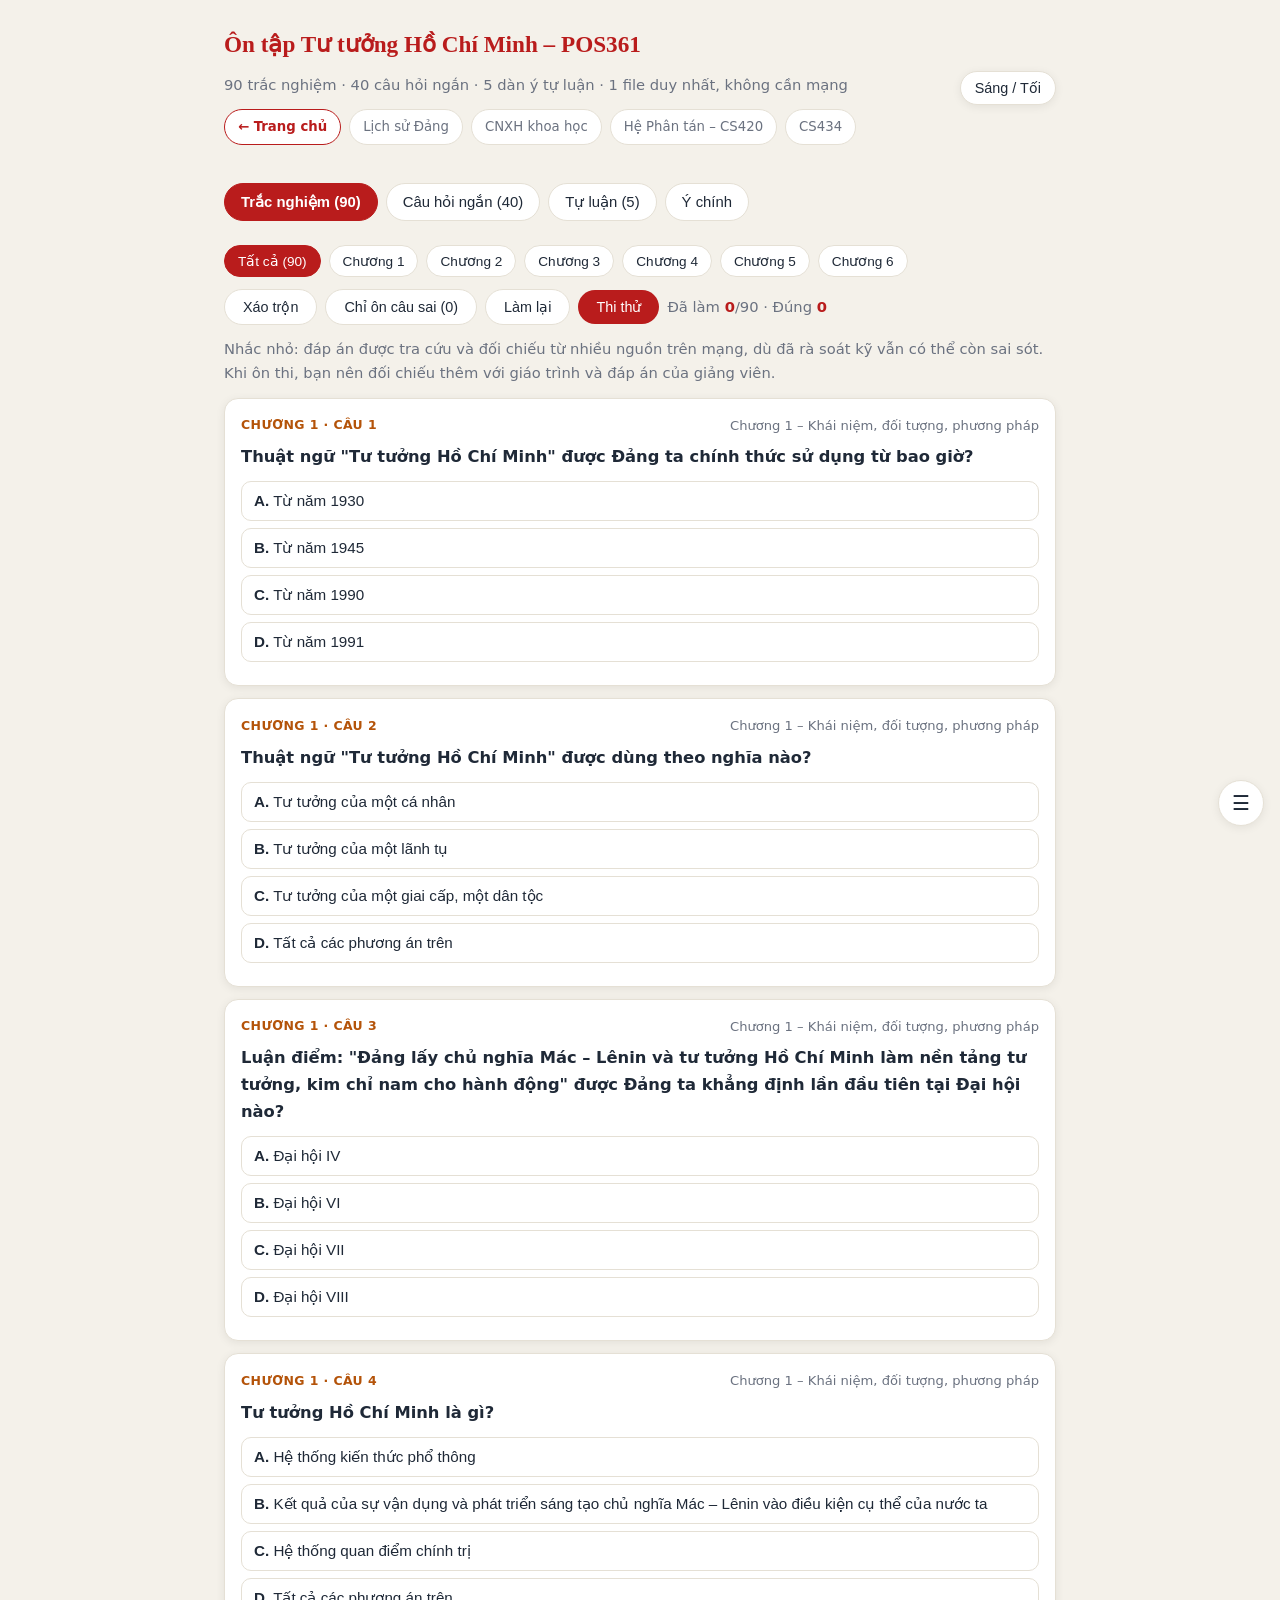
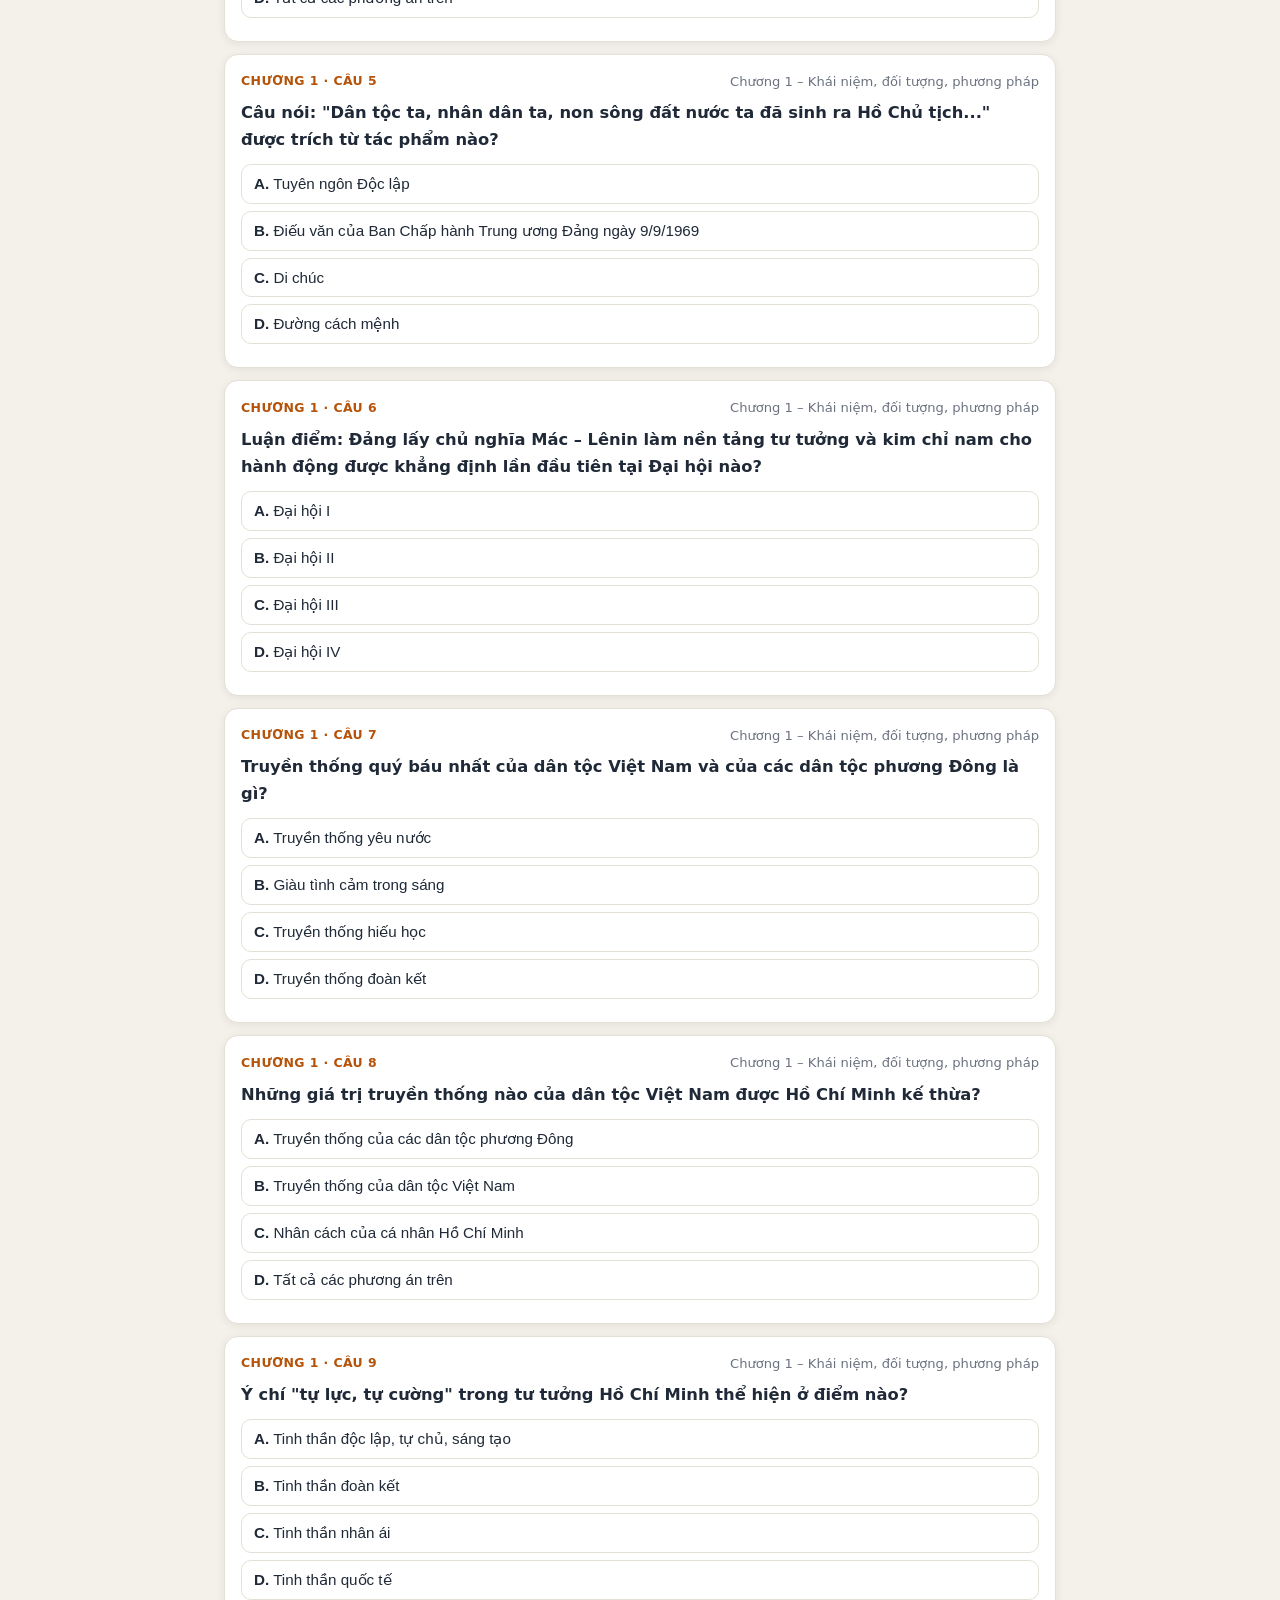
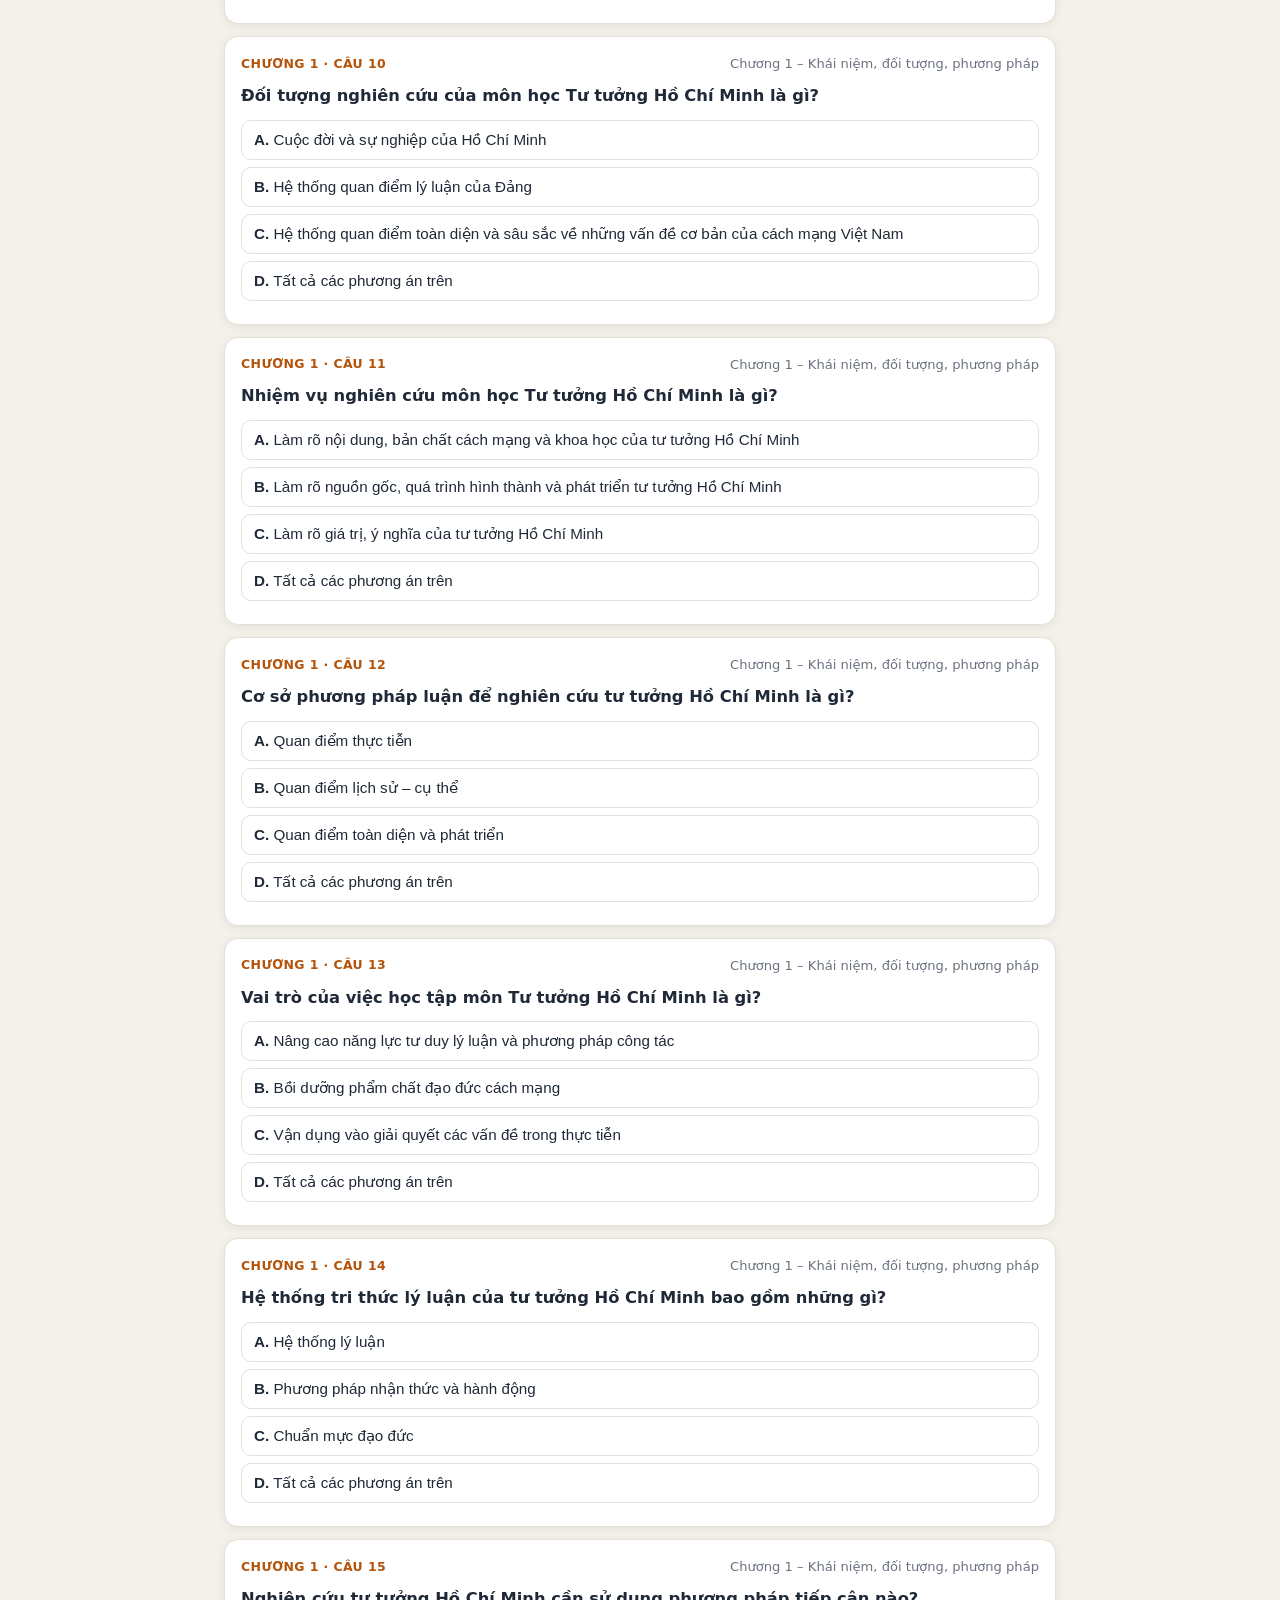
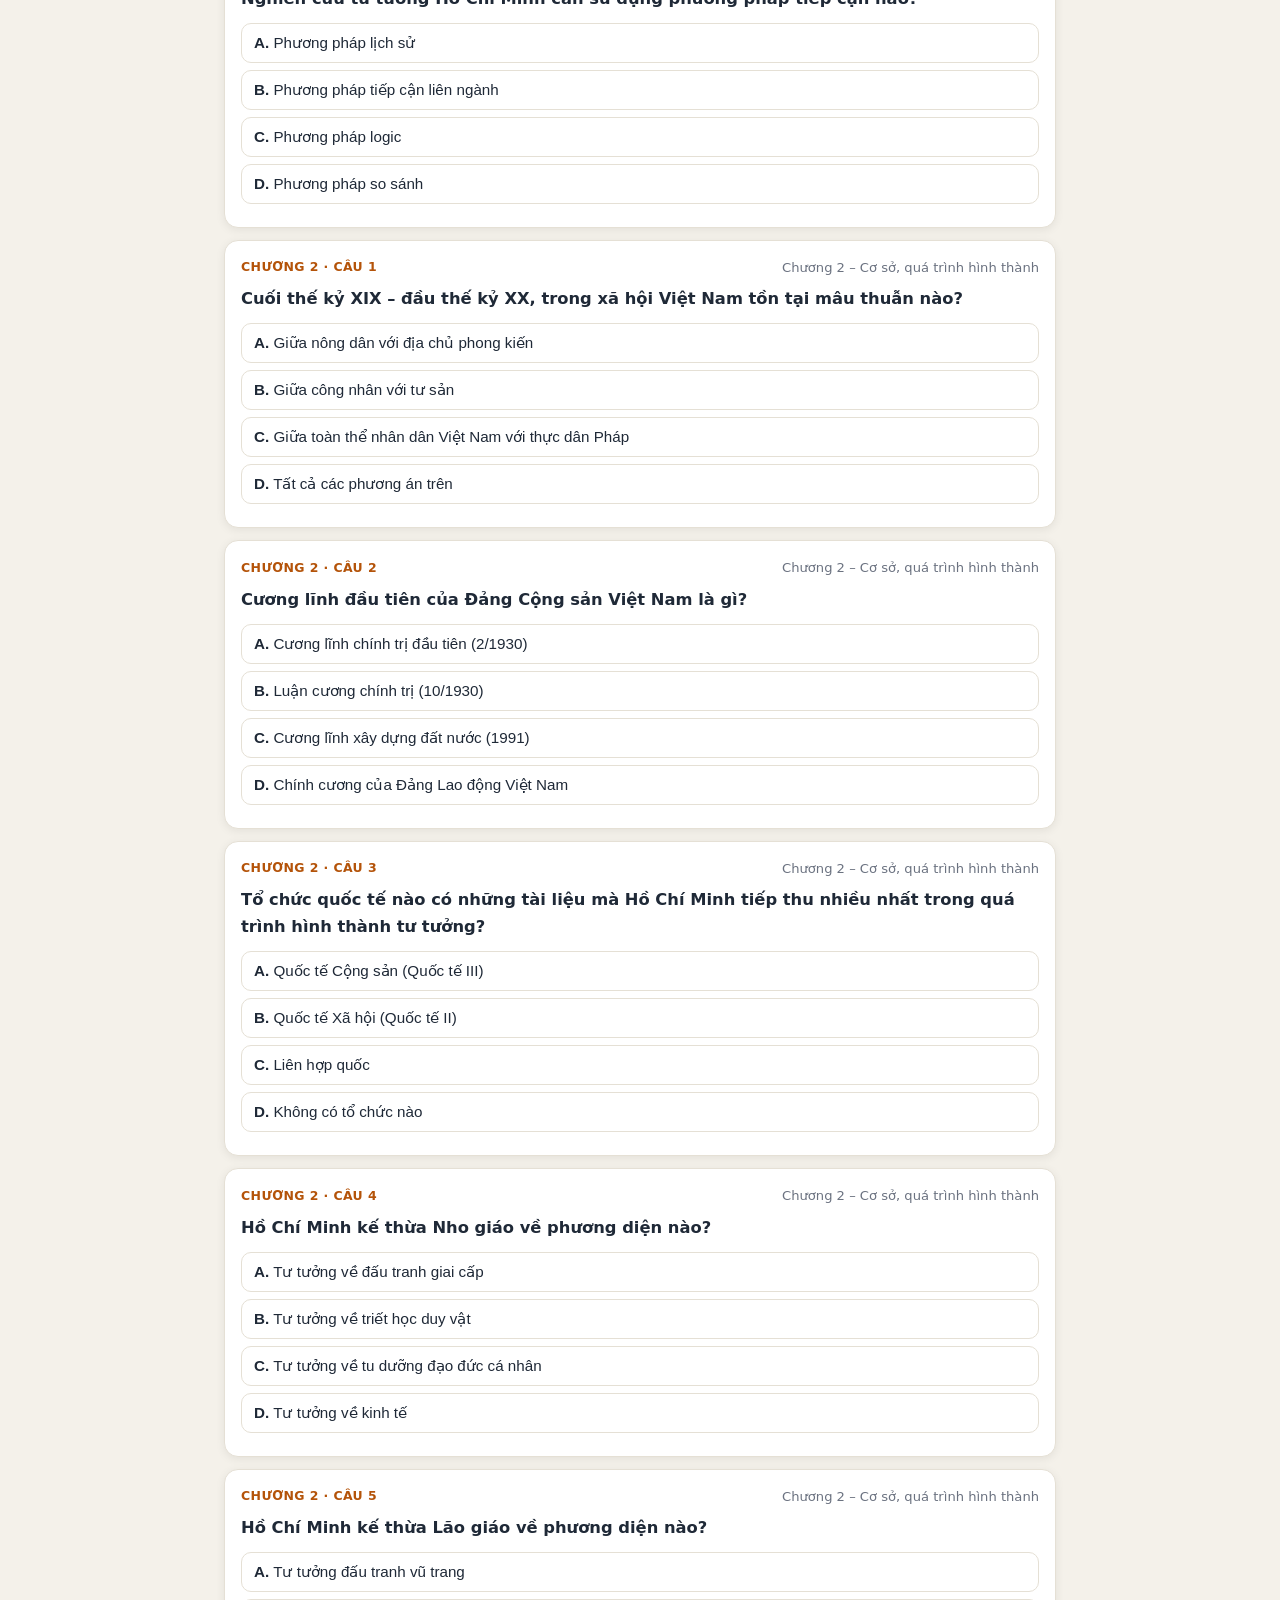
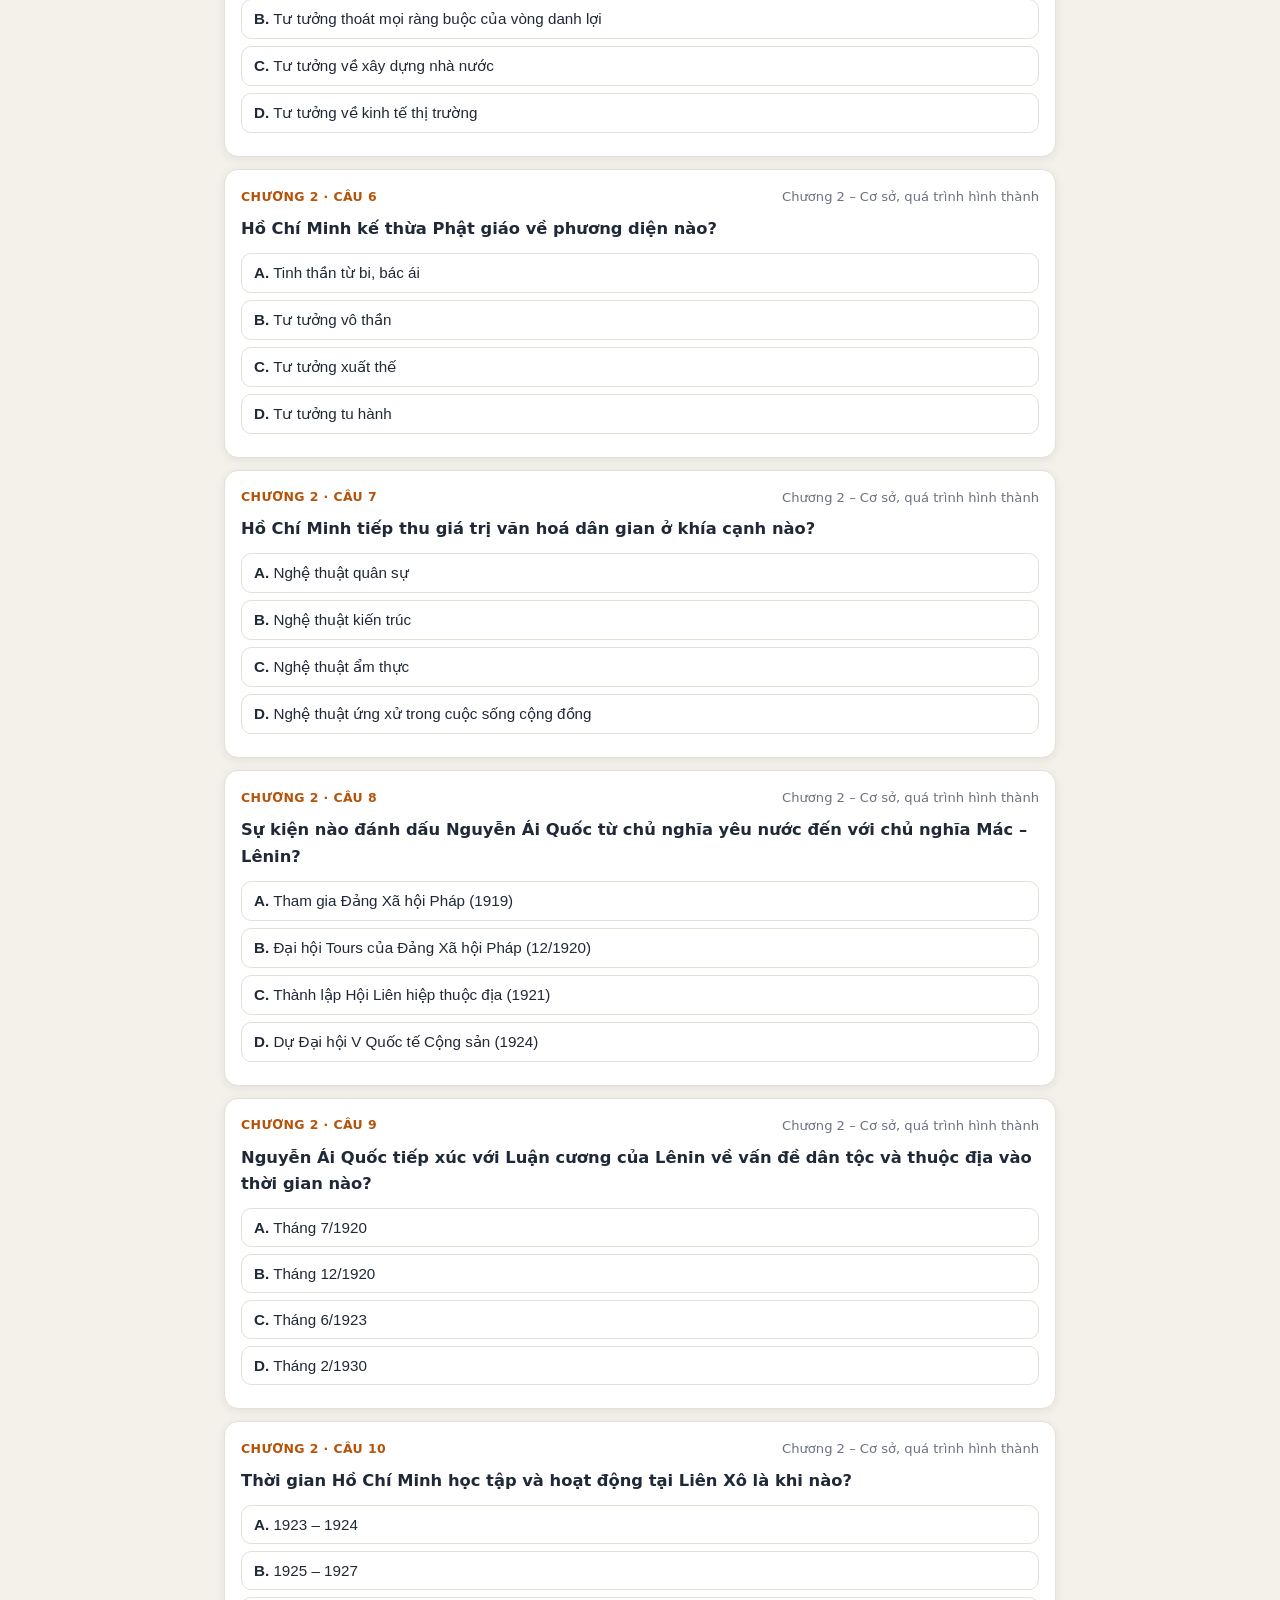
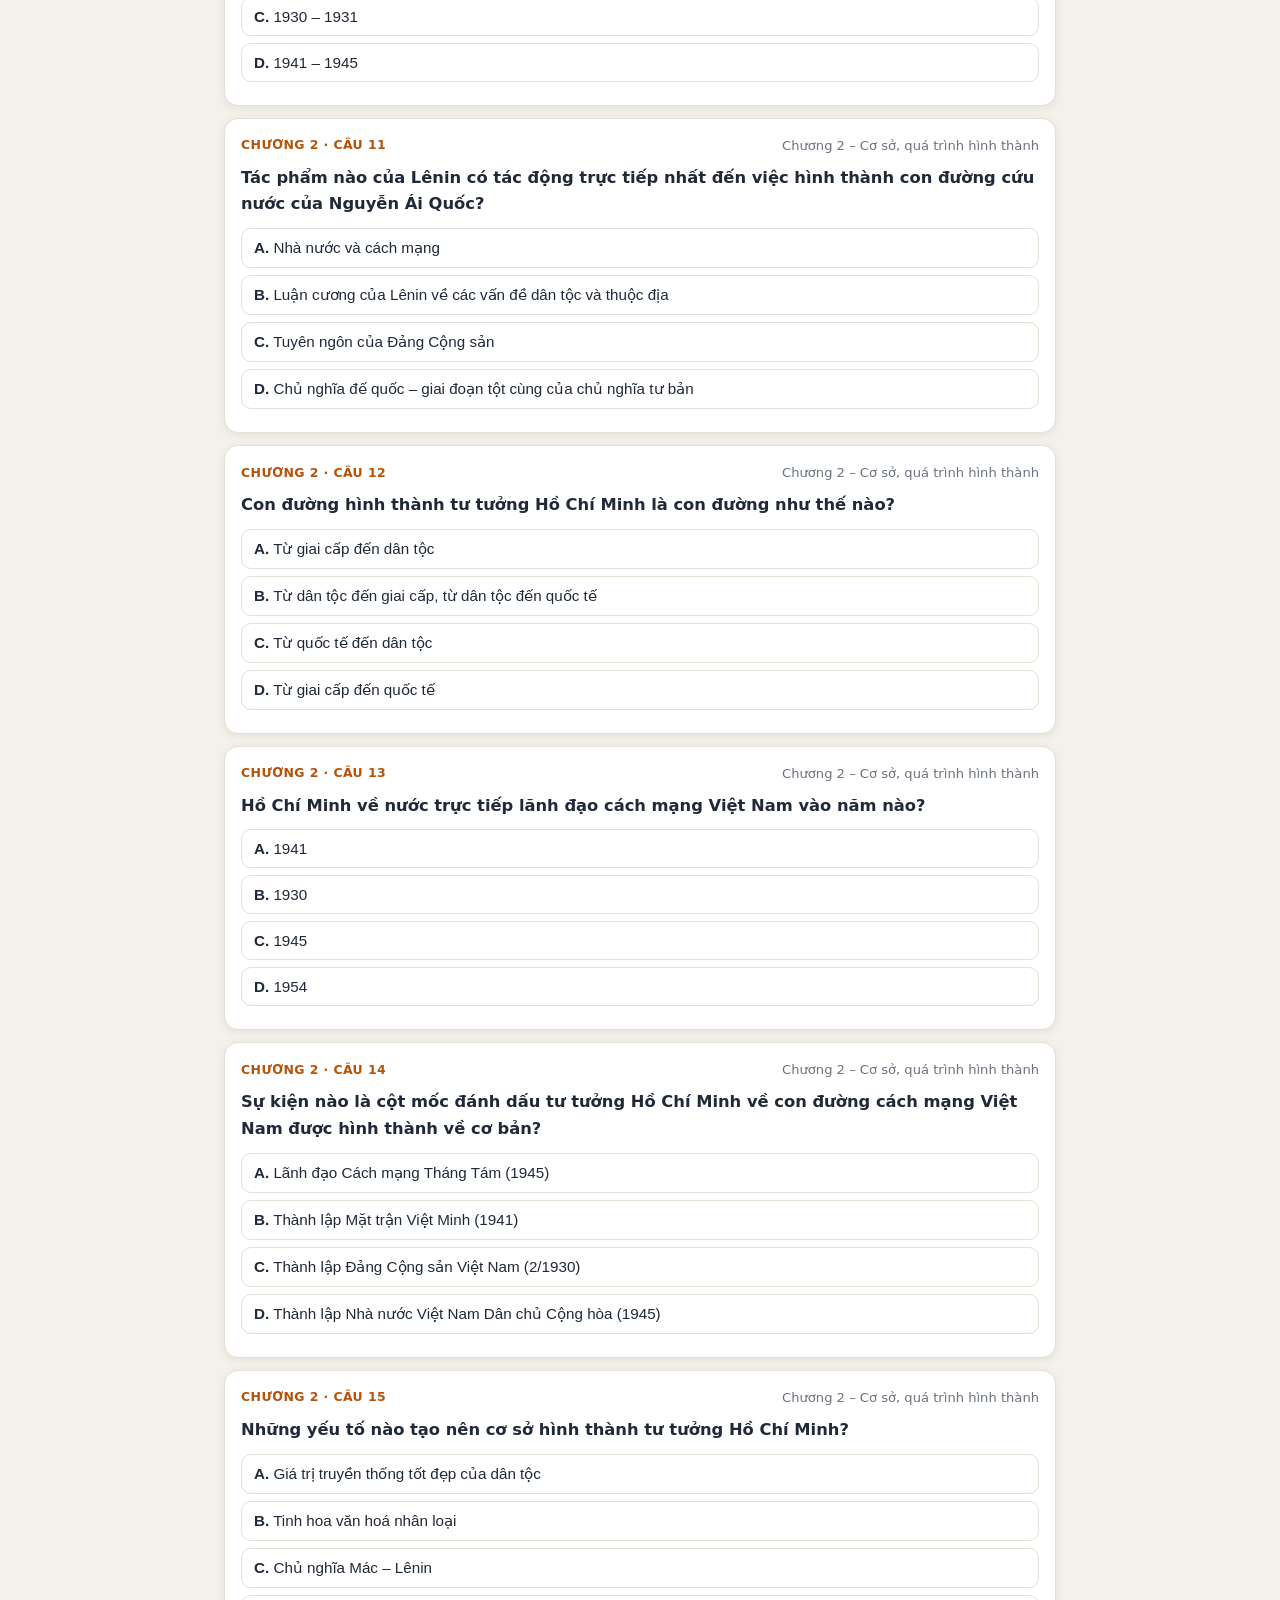
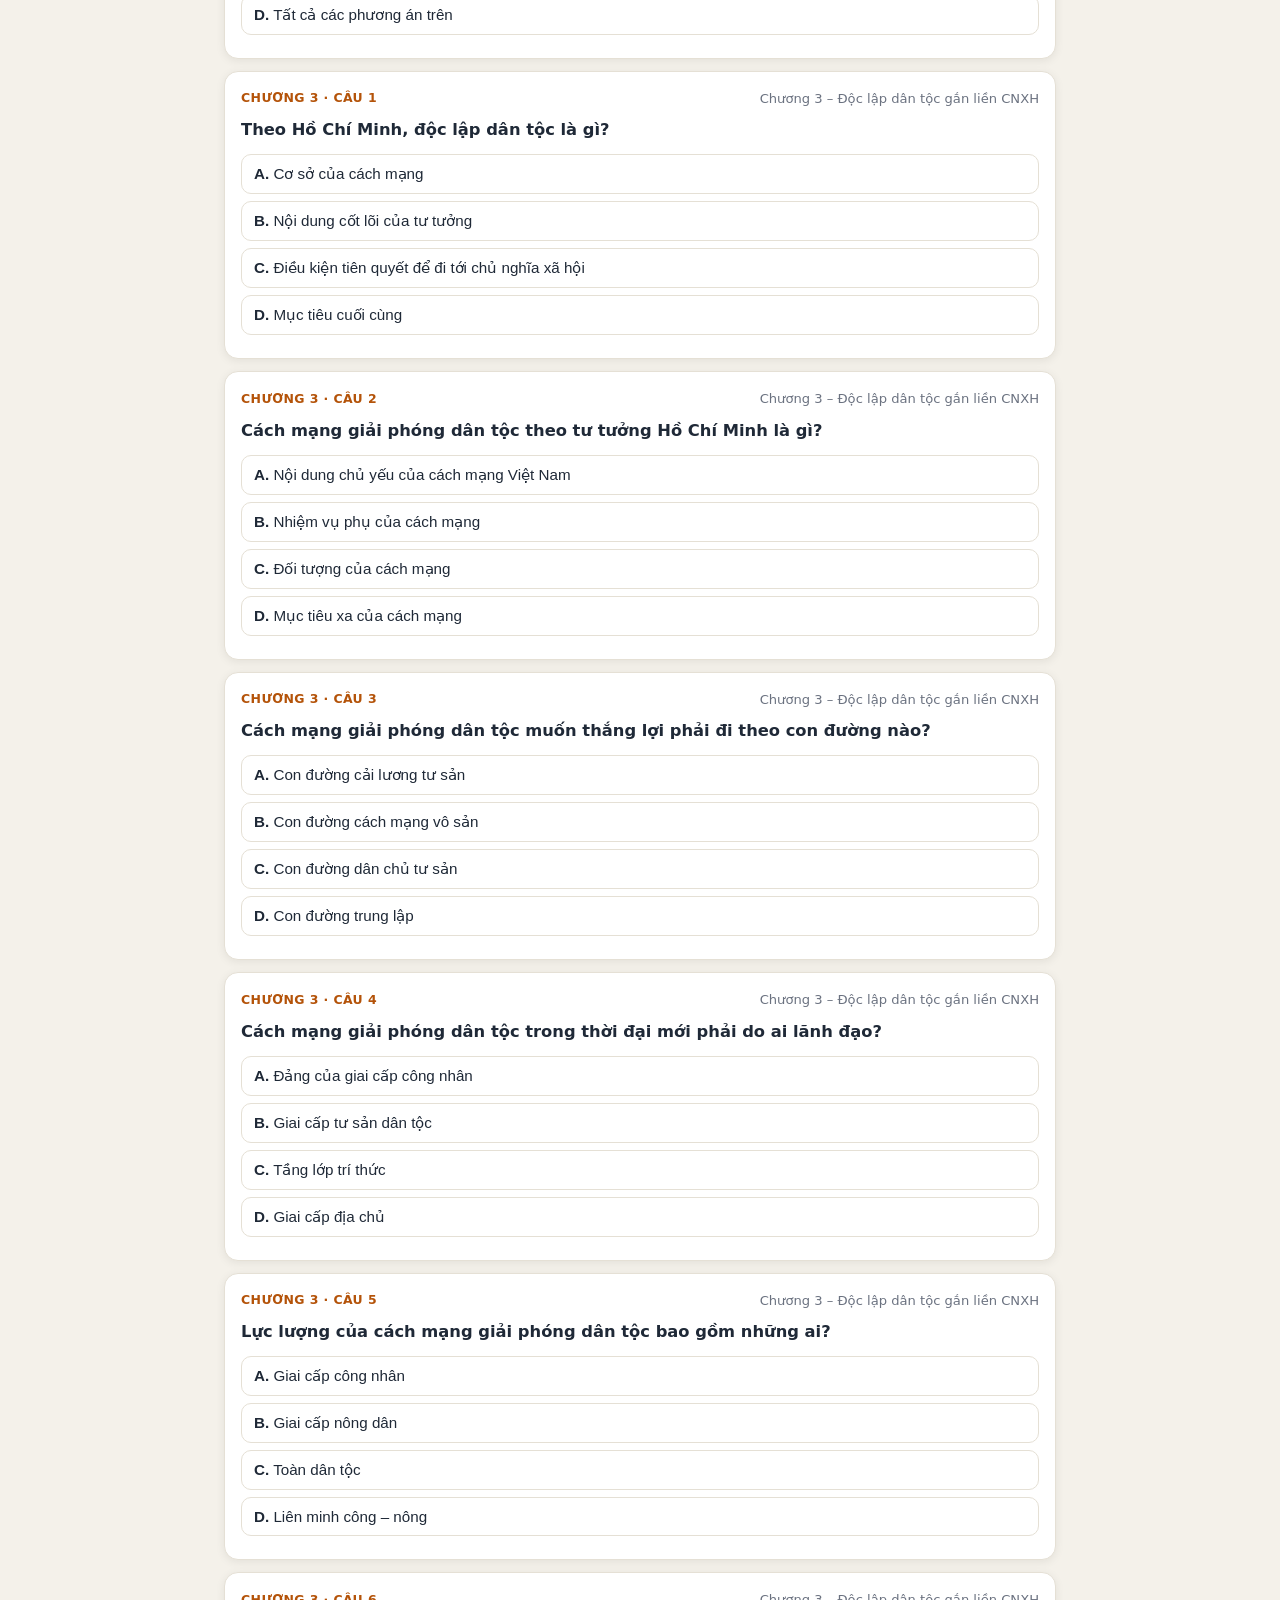
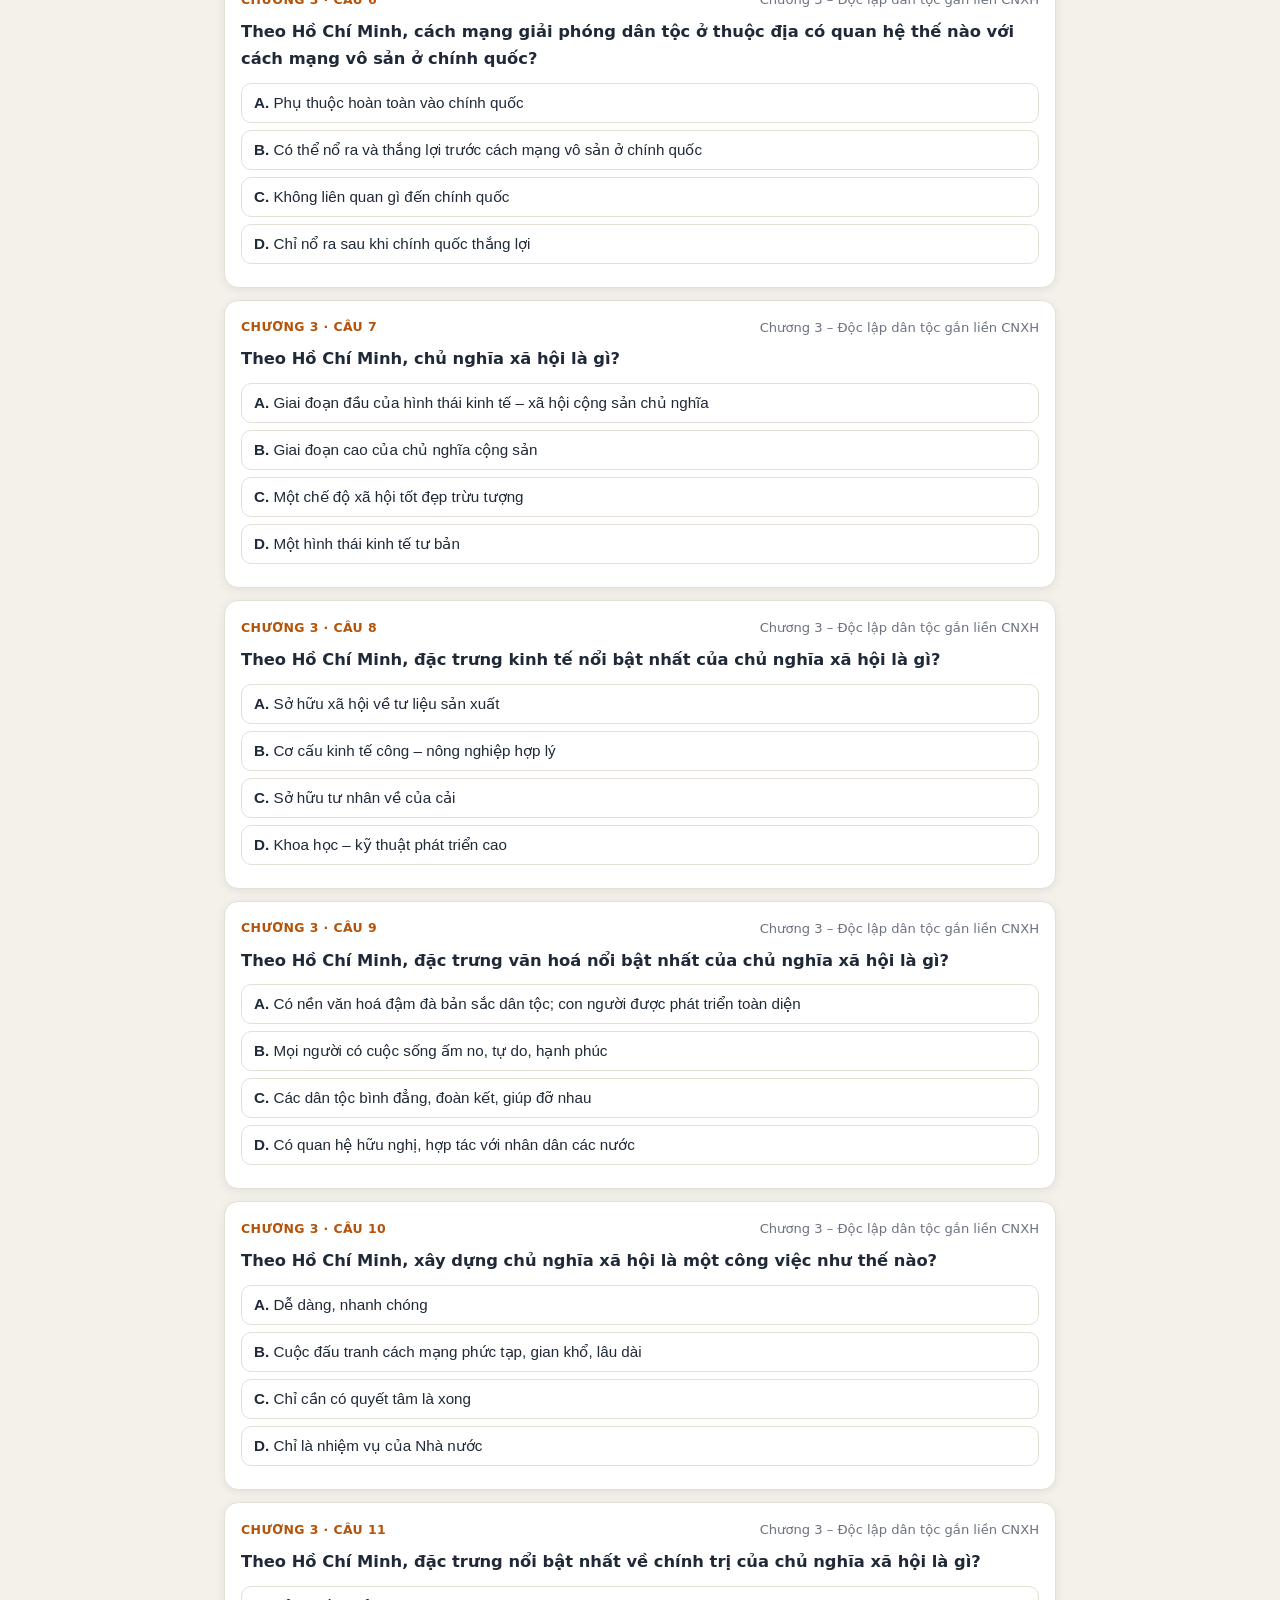
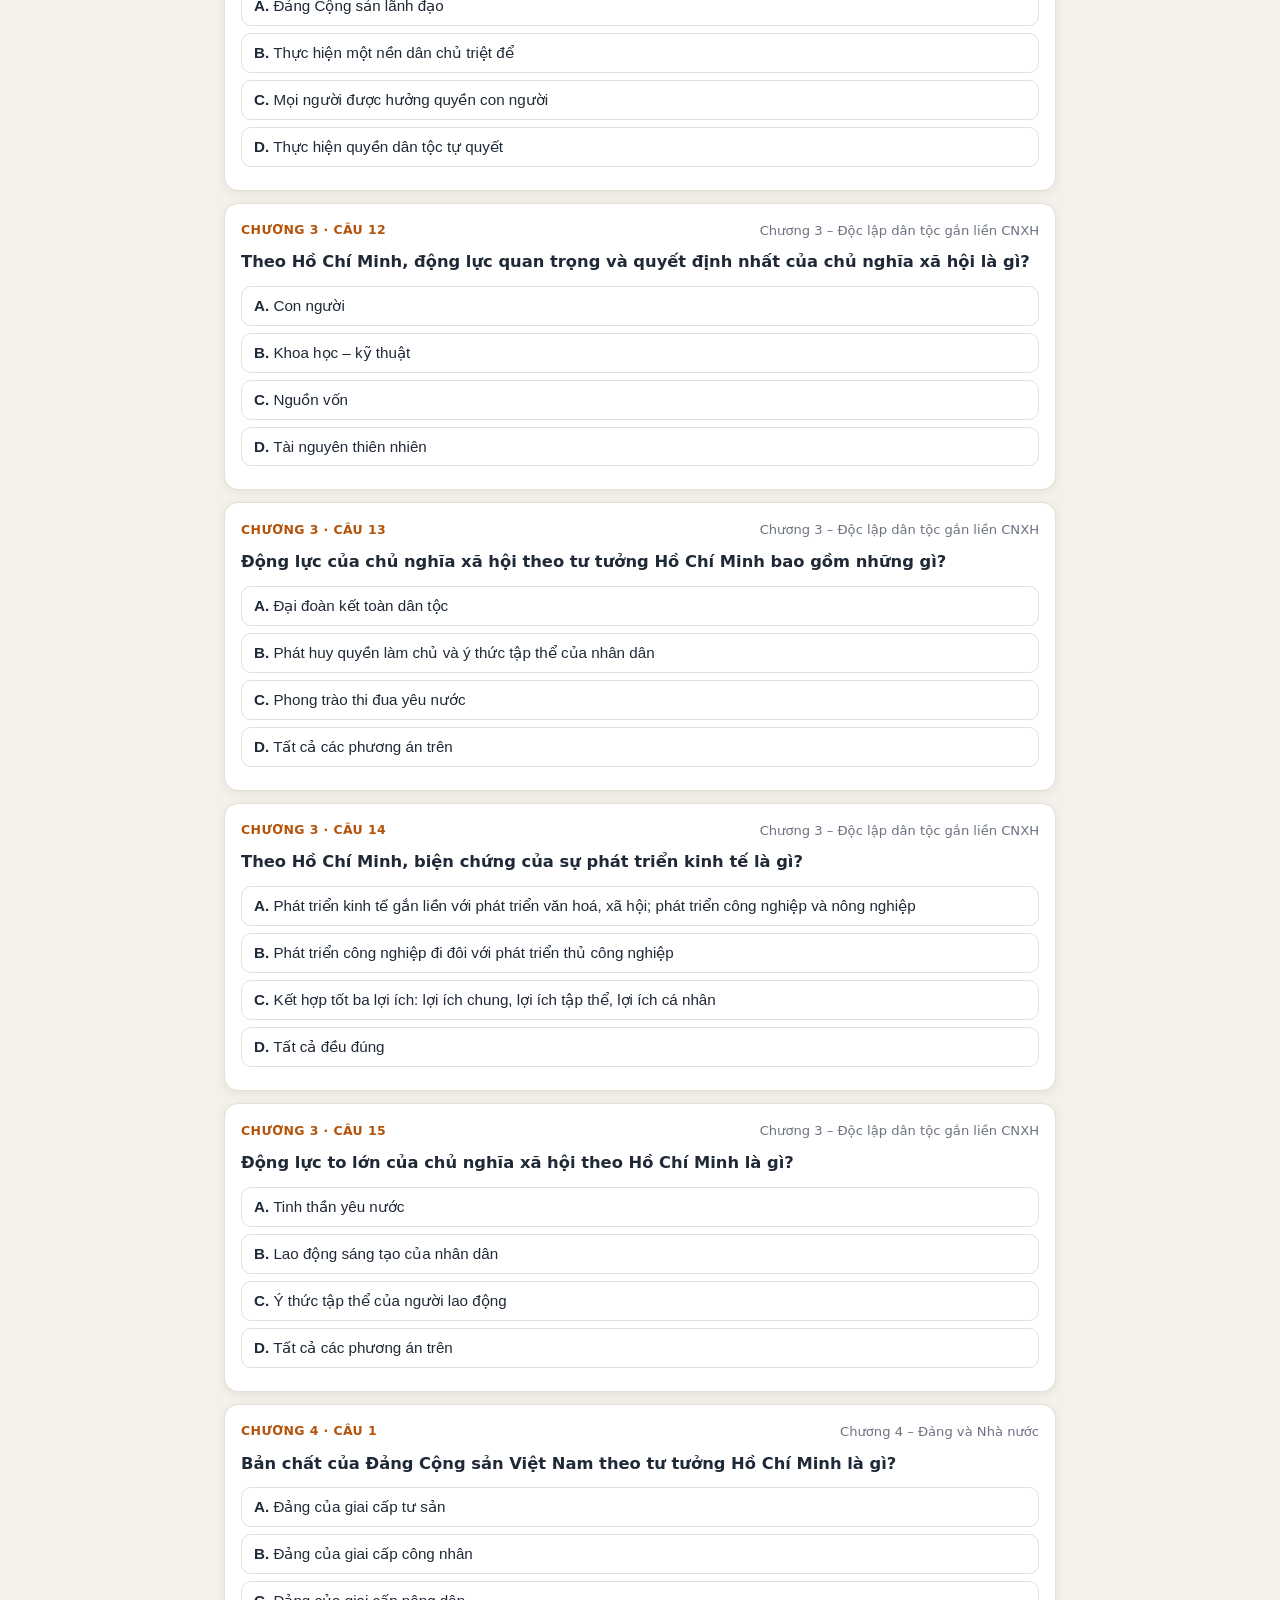
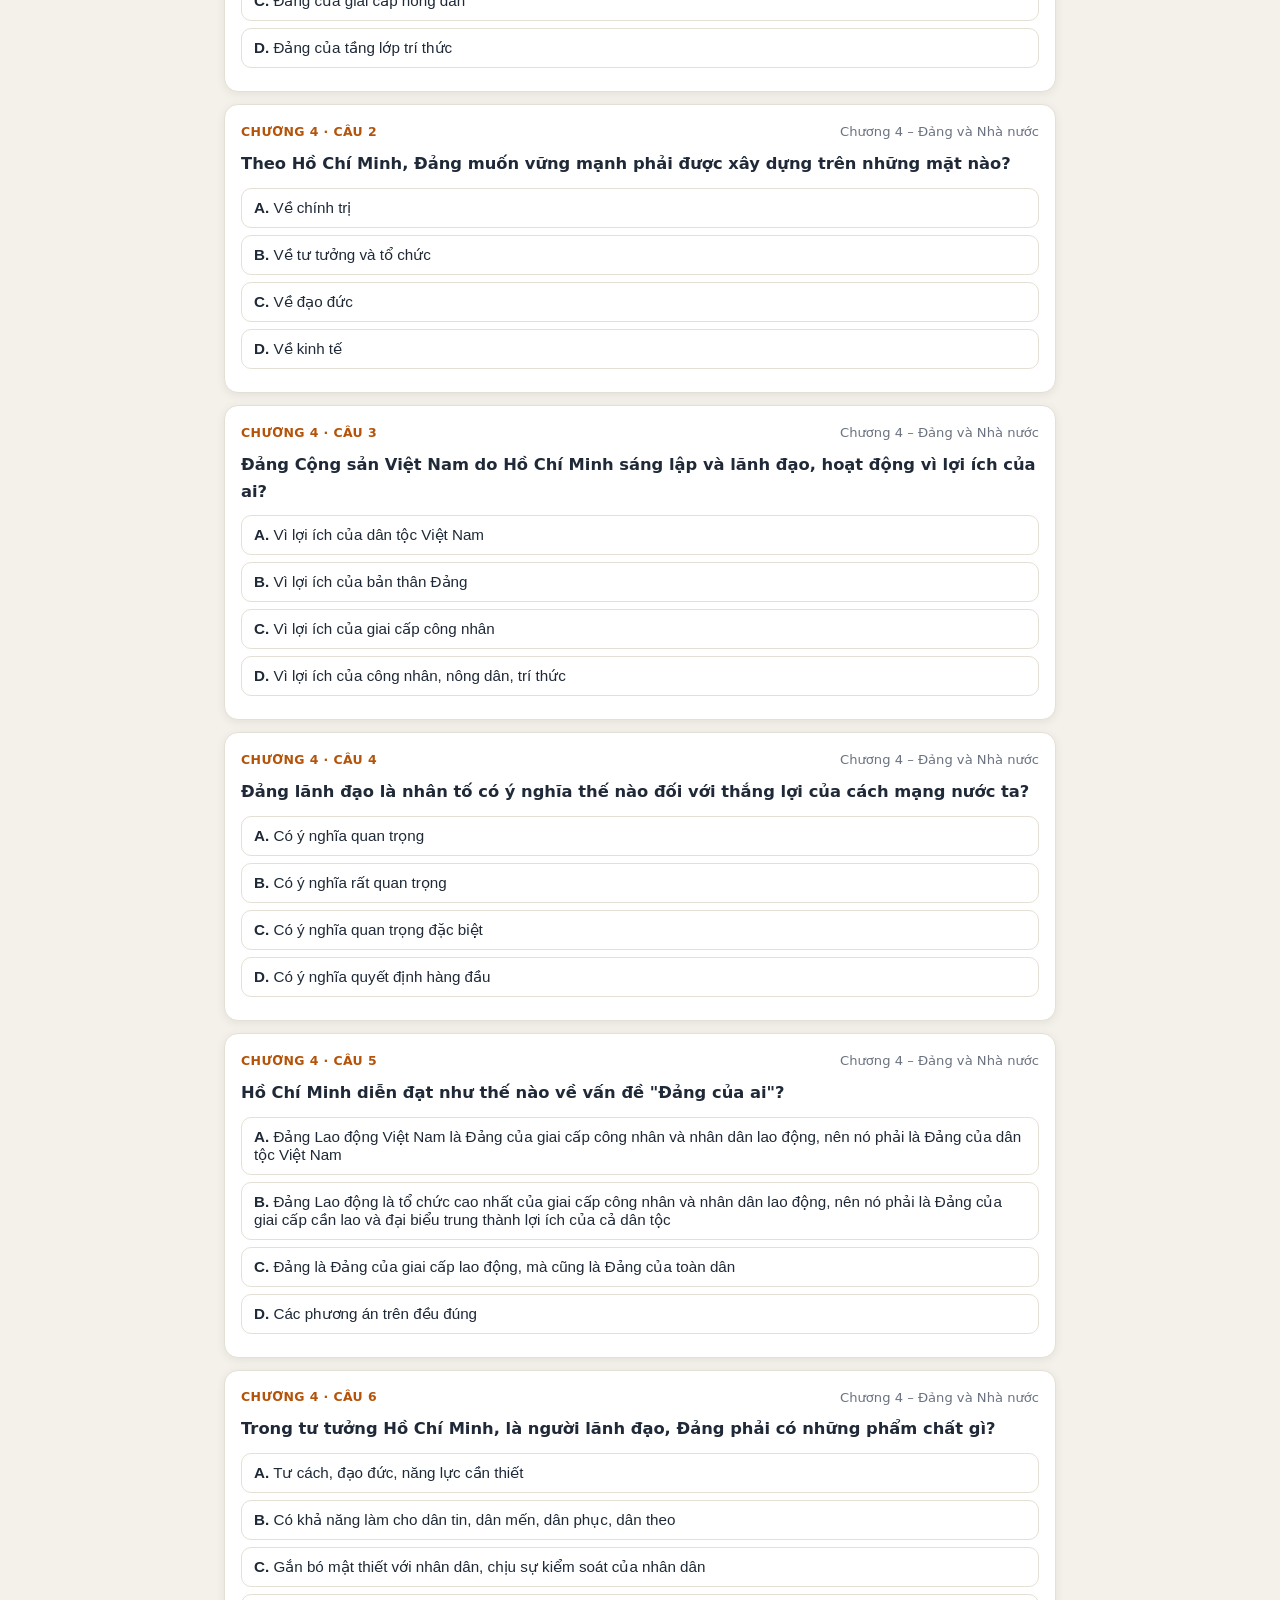
<file: pos361/index.html>
<!DOCTYPE html>
<html lang="vi">
<head>
<meta charset="UTF-8">
<meta name="viewport" content="width=device-width, initial-scale=1.0">
<title>Ôn tập Tư tưởng Hồ Chí Minh – POS361</title>
<style>
:root{
  --bg:#f4f1ea; --card:#ffffff; --ink:#1f2937; --muted:#6b7280;
  --accent:#b91c1c; --accent-soft:#fee2e2; --gold:#b45309;
  --ok:#15803d; --ok-soft:#dcfce7; --bad:#b91c1c; --bad-soft:#fee2e2;
  --line:#e5e0d5; --shadow:0 2px 10px rgba(0,0,0,.07);
}
body.dark{
  --bg:#141210; --card:#1f1c18; --ink:#e9e2d6; --muted:#a8a094;
  --accent:#f87171; --accent-soft:#3b1d1d; --gold:#fbbf24;
  --ok:#4ade80; --ok-soft:#14331f; --bad:#f87171; --bad-soft:#3b1d1d;
  --line:#38322a; --shadow:0 2px 10px rgba(0,0,0,.4);
}
*{box-sizing:border-box}
body{margin:0;font-family:"Segoe UI",system-ui,-apple-system,sans-serif;background:var(--bg);color:var(--ink);line-height:1.65}
.wrap{max-width:860px;margin:0 auto;padding:16px 14px 80px}
header.top{display:flex;align-items:center;justify-content:space-between;gap:10px;margin-bottom:6px}
h1{font-family:"Times New Roman",Times,serif;font-size:1.45rem;margin:.4em 0;color:var(--accent)}
.sub{color:var(--muted);font-size:.92rem;margin:0 0 12px}
.theme-btn{background:var(--card);border:1px solid var(--line);color:var(--ink);border-radius:999px;padding:8px 14px;cursor:pointer;font-size:.9rem;box-shadow:var(--shadow)}
.tabs{display:flex;gap:8px;flex-wrap:wrap;margin:14px 0;position:sticky;top:0;background:var(--bg);padding:10px 0;z-index:5}
.tab{border:1px solid var(--line);background:var(--card);color:var(--ink);border-radius:999px;padding:9px 16px;cursor:pointer;font-size:.93rem}
.tab.active{background:var(--accent);color:#fff;border-color:var(--accent);font-weight:600}
.panel{display:none}.panel.active{display:block}
.card{background:var(--card);border:1px solid var(--line);border-radius:14px;padding:16px;margin:12px 0;box-shadow:var(--shadow)}
.chips{display:flex;gap:8px;flex-wrap:wrap;margin:10px 0}
.chip{border:1px solid var(--line);background:var(--card);color:var(--ink);border-radius:999px;padding:7px 13px;cursor:pointer;font-size:.85rem}
.chip.active{background:var(--accent);color:#fff;border-color:var(--accent)}
.exh{font-family:"Times New Roman",Times,serif;font-size:1.25rem;margin:0 0 6px;color:var(--accent)}
.lbl{display:block;font-size:.85rem;color:var(--muted);margin:10px 0 4px}
#examRoot input[type=number]{width:130px;padding:9px 12px;border:1px solid var(--line);border-radius:10px;font-size:1rem;background:var(--card);color:var(--ink)}
.extop{position:sticky;top:0;z-index:6;display:flex;justify-content:space-between;align-items:center;background:var(--bg);padding:10px 0;margin-bottom:4px}
.extimer{font-size:1.5rem;font-weight:800;color:var(--accent);font-variant-numeric:tabular-nums}
.extimer.low{color:var(--bad)}
.exgrid{display:flex;gap:6px;flex-wrap:wrap;margin:10px 0}
.exg{width:38px;height:38px;border:1px solid var(--line);background:var(--card);color:var(--ink);border-radius:8px;cursor:pointer;font-weight:700;font-size:.85rem}
.exg.done{background:var(--accent);color:#fff;border-color:var(--accent)}
.exg.cur{outline:2px solid var(--gold);outline-offset:1px}
.exscore{font-size:2.4rem;font-weight:800;color:var(--accent);text-align:center;margin:4px 0}
.exsub{text-align:center;color:var(--muted);margin:0 0 10px}
.exhist{margin-top:14px;font-size:.88rem;color:var(--muted)}
.exhist .erow{padding:7px 0;border-top:1px solid var(--line);display:flex;justify-content:space-between}
.exhist .erow b{color:var(--accent)}
.exwrong{font-size:.92rem}
.subjnav{display:flex;gap:8px;flex-wrap:wrap;margin:2px 0 14px}.subjnav a{border:1px solid var(--line);background:var(--card);color:var(--muted);border-radius:999px;padding:6px 13px;font-size:.83rem;text-decoration:none;transition:border-color .15s,color .15s}.subjnav a:hover{border-color:var(--accent);color:var(--accent)}.subjnav a.home{color:var(--accent);border-color:var(--accent);font-weight:600}
.q-head{display:flex;justify-content:space-between;align-items:center;gap:8px;margin-bottom:8px}
.q-tag{font-size:.78rem;color:var(--gold);font-weight:700;text-transform:uppercase;letter-spacing:.4px}
.q-num{font-size:.82rem;color:var(--muted)}
.q-text{font-weight:600;margin:0 0 10px;font-size:1.02rem}
.opt{display:block;width:100%;text-align:left;background:var(--card);border:1px solid var(--line);color:var(--ink);border-radius:10px;padding:10px 12px;margin:7px 0;cursor:pointer;font-size:.95rem;transition:background .15s}
.opt:hover:not(:disabled){border-color:var(--accent)}
.opt:disabled{cursor:default;opacity:.95}
.opt.correct{background:var(--ok-soft);border-color:var(--ok);color:var(--ok);font-weight:600}
.opt.wrong{background:var(--bad-soft);border-color:var(--bad);color:var(--bad)}
.tip{display:none;background:var(--accent-soft);border-left:4px solid var(--accent);border-radius:0 10px 10px 0;padding:10px 12px;margin-top:10px;font-size:.9rem}
.tip.show{display:block}
.tip b{color:var(--accent)}
.toolbar{display:flex;gap:8px;flex-wrap:wrap;align-items:center;margin:12px 0}
.btn{background:var(--accent);color:#fff;border:none;border-radius:999px;padding:9px 18px;cursor:pointer;font-size:.9rem}
.btn.ghost{background:var(--card);color:var(--ink);border:1px solid var(--line)}
.score{font-size:.92rem;color:var(--muted)}
.score b{color:var(--accent)}
/* muc luc cau hoi + nut len dau trang */
#qNavFab{position:fixed;right:16px;bottom:74px;width:46px;height:46px;border-radius:50%;background:var(--card);color:var(--ink);border:1px solid var(--line);font-size:20px;line-height:1;cursor:pointer;box-shadow:var(--shadow);z-index:60}
#qNavOverlay{position:fixed;inset:0;background:rgba(0,0,0,.5);display:none;align-items:center;justify-content:center;z-index:80;padding:16px}
#qNavOverlay.open{display:flex}
#qNavPopup{background:var(--card);color:var(--ink);border:1px solid var(--line);border-radius:14px;box-shadow:var(--shadow);max-width:430px;width:100%;max-height:72vh;display:flex;flex-direction:column}
.qnav-head{display:flex;align-items:center;justify-content:space-between;padding:12px 14px;border-bottom:1px solid var(--line)}
#qNavClose{border:1px solid var(--line);background:transparent;color:var(--ink);border-radius:8px;width:32px;height:32px;cursor:pointer;font-size:15px;line-height:1}
#qNav{display:grid;grid-template-columns:repeat(auto-fill,minmax(42px,1fr));gap:8px;padding:14px;overflow-y:auto}
.qn{padding:8px 0;border:1px solid var(--line);border-radius:8px;background:var(--card);color:var(--ink);font-weight:700;cursor:pointer;font-size:.85rem}
.qn.ok{background:#16a34a;border-color:#16a34a;color:#fff}
.qn.bad{background:#dc2626;border-color:#dc2626;color:#fff}
.qnl{grid-column:1/-1;display:block;width:100%;text-align:left;padding:10px 12px;border:1px solid var(--line);border-radius:10px;background:var(--card);color:var(--ink);cursor:pointer;font-size:.9rem}
.card.flash{outline:2px solid var(--accent);outline-offset:2px}
#toTop{position:fixed;right:16px;bottom:16px;width:46px;height:46px;border-radius:50%;border:none;background:var(--accent);color:#fff;font-size:22px;line-height:1;cursor:pointer;box-shadow:var(--shadow);display:none;z-index:60}
#toTop.show{display:block}
/* essay */
.acc{border:1px solid var(--line);border-radius:14px;margin:12px 0;background:var(--card);box-shadow:var(--shadow);overflow:hidden}
.acc-head{padding:15px 16px;cursor:pointer;font-weight:700;display:flex;justify-content:space-between;gap:10px;align-items:center}
.acc-head:hover{background:var(--accent-soft)}
.acc-body{display:none;padding:4px 18px 18px}
.acc.open .acc-body{display:block}
.acc-body h4{color:var(--accent);margin:14px 0 6px;font-size:.98rem}
.acc-body ul{margin:6px 0;padding-left:20px}
.acc-body li{margin:5px 0;font-size:.94rem}
.kw{background:var(--accent-soft);border-radius:6px;padding:1px 7px;font-size:.88em;color:var(--accent);font-weight:600;white-space:nowrap}
/* key points */
.tl{position:relative;margin:14px 0 14px 8px;padding-left:22px;border-left:3px solid var(--accent)}
.tl-item{margin:0 0 16px;position:relative}
.tl-item::before{content:"";position:absolute;left:-30px;top:6px;width:12px;height:12px;border-radius:50%;background:var(--accent)}
.tl-year{font-weight:800;color:var(--accent)}
.formula{background:var(--card);border:1px dashed var(--accent);border-radius:12px;padding:12px 14px;margin:10px 0;font-size:.95rem}
.formula b{color:var(--accent)}
footer.note{margin-top:26px;color:var(--muted);font-size:.85rem;border-top:1px solid var(--line);padding-top:14px}
@media(max-width:640px){
  .wrap{padding:12px 10px 60px}
  h1{font-size:1.15rem}
  .sub{font-size:.84rem}
  header.top{align-items:flex-start}
  .theme-btn{padding:7px 12px;font-size:.8rem;flex:0 0 auto}
  .tabs{flex-wrap:nowrap;overflow-x:auto;gap:6px;padding:8px 2px;scrollbar-width:none;-webkit-overflow-scrolling:touch}
  .tabs::-webkit-scrollbar{display:none}
  .tab{flex:0 0 auto;padding:8px 13px;font-size:.84rem}
  .chips{gap:6px}
  .chip{padding:6px 11px;font-size:.8rem}
  .toolbar{gap:6px}
  .btn{padding:8px 14px;font-size:.84rem}
  .score{font-size:.84rem;width:100%}
  .card{padding:13px 12px}
  .q-text{font-size:.97rem}
  .q-head{flex-wrap:wrap;gap:4px}
  .q-num{font-size:.74rem}
  .opt{padding:9px 10px;font-size:.9rem}
  .tip{font-size:.86rem}
  .acc-head{padding:13px 14px;font-size:.94rem}
  .tl{margin-left:4px}
}
</style>
</head>
<body>
<div class="wrap">
<header class="top">
  <div>
    <h1>Ôn tập Tư tưởng Hồ Chí Minh – POS361</h1>
    <p class="sub">90 trắc nghiệm &middot; 40 câu hỏi ngắn &middot; 5 dàn ý tự luận &middot; 1 file duy nhất, không cần mạng</p>
    <nav class="subjnav"><a class="home" href="../">&larr; Trang chủ</a><a href="../his362/">Lịch sử Đảng</a><a href="../pos351/">CNXH khoa học</a><a href="../cs420/">Hệ Phân tán – CS420</a><a href="../cs434/">CS434</a></nav>
  </div>
  <button class="theme-btn" id="themeBtn" title="Đổi giao diện sáng/tối">Sáng / Tối</button>
</header>

<nav class="tabs">
  <button class="tab active" data-tab="quiz">Trắc nghiệm (90)</button>
  <button class="tab" data-tab="flash">Câu hỏi ngắn (40)</button>
  <button class="tab" data-tab="essay">Tự luận (5)</button>
  <button class="tab" data-tab="keys">Ý chính</button>
</nav>

<!-- ============ QUIZ ============ -->
<section class="panel active" id="panel-quiz">
  <div class="chips" id="chapChips"></div>
  <div class="toolbar">
    <button class="btn ghost" id="shuffleBtn">Xáo trộn</button>
    <button class="btn ghost" id="wrongBtn">Chỉ ôn câu sai (<span id="wrongCount">0</span>)</button>
    <button class="btn ghost" id="resetBtn">Làm lại</button><button class="btn" id="examBtn">Thi thử</button>
    <span class="score" id="scoreLine">Đã làm <b>0</b>/90 &middot; Đúng <b>0</b></span>
  </div>
  <p class="sub">Nhắc nhỏ: đáp án được tra cứu và đối chiếu từ nhiều nguồn trên mạng, dù đã rà soát kỹ vẫn có thể còn sai sót. Khi ôn thi, bạn nên đối chiếu thêm với giáo trình và đáp án của giảng viên.</p>
  <div id="quizList"></div>
<div id="examRoot" style="display:none">
  <div class="card" id="exSetup">
    <h3 class="exh">Thi thử trắc nghiệm</h3>
    <p class="sub" style="margin:0 0 4px">Mặc định: 30 câu / 30 phút. Bạn chỉnh lại tùy ý.</p>
    <label class="lbl" for="exNum">Số câu hỏi (tối đa <span id="exMax">0</span>)</label>
    <input type="number" id="exNum" min="1" value="30">
    <label class="lbl" for="exMin">Thời gian (phút)</label>
    <input type="number" id="exMin" min="1" value="30">
    <div class="toolbar">
      <button class="btn" id="exStart">Bắt đầu thi</button>
      <button class="btn ghost" id="exCancel">Đóng</button>
    </div>
    <div class="exhist" id="exHist"></div>
  </div>
  <div id="exRun" style="display:none">
    <div class="extop"><span class="extimer" id="exTimer">30:00</span><button class="btn" id="exSubmit">Nộp bài</button></div>
    <div class="exgrid" id="exGrid"></div>
    <div class="card" id="exQ"></div>
    <div class="toolbar">
      <button class="btn ghost" id="exPrev">&larr; Câu trước</button>
      <button class="btn ghost" id="exNext">Câu tiếp &rarr;</button>
      <button class="btn ghost" id="exQuit">Thoát</button>
    </div>
  </div>
  <div id="exResult" style="display:none"></div>
</div>

</section>

<!-- ============ CÂU HỎI NGẮN ============ -->
<section class="panel" id="panel-flash">
  <div class="toolbar">
    <button class="btn ghost" id="fcShuffle">Xáo trộn thứ tự</button>
    <span class="score">Đáp án hiện ngay bên dưới mỗi câu hỏi</span>
  </div>
  <div id="flashList"></div>
</section>

<!-- ============ ESSAY ============ -->
<section class="panel" id="panel-essay">
  <p class="sub">Chạm vào từng đề để mở dàn ý chi tiết. Mỗi dàn ý đều có sẵn đoạn <b>liên hệ sinh viên</b> dùng được cho nhiều đề.</p>
  <div id="essayList"></div>
</section>

<!-- ============ KEY POINTS ============ -->
<section class="panel" id="panel-keys">
  <div class="card">
    <h3 id="keysec-0" style="color:var(--accent);margin-top:0">Dòng thời gian cần nhớ</h3>
    <div class="tl">
      <div class="tl-item"><span class="tl-year">1890</span> – Nguyễn Sinh Cung (Hồ Chí Minh) sinh tại Nghệ An.</div>
      <div class="tl-item"><span class="tl-year">1911</span> – Ra đi tìm đường cứu nước từ bến Nhà Rồng.</div>
      <div class="tl-item"><span class="tl-year">1919</span> – Gửi <i>Bản yêu sách của nhân dân An Nam</i> tới Hội nghị Versailles.</div>
      <div class="tl-item"><span class="tl-year">7/1920</span> – Đọc <i>Luận cương của Lênin về vấn đề dân tộc và thuộc địa</i> → tìm ra con đường cứu nước.</div>
      <div class="tl-item"><span class="tl-year">12/1920</span> – Đại hội Tours: bỏ phiếu tán thành Quốc tế III, trở thành người cộng sản.</div>
      <div class="tl-item"><span class="tl-year">1923–1924</span> – Học tập, hoạt động tại Liên Xô.</div>
      <div class="tl-item"><span class="tl-year">1927</span> – Xuất bản <i>Đường Kách mệnh</i> (tập bài giảng ở Quảng Châu).</div>
      <div class="tl-item"><span class="tl-year">2/1930</span> – Chủ trì hợp nhất 3 tổ chức cộng sản, thành lập Đảng Cộng sản Việt Nam; soạn <i>Cương lĩnh</i> đầu tiên.</div>
      <div class="tl-item"><span class="tl-year">1941</span> – Về nước, chủ trì Hội nghị TW 8, thành lập Mặt trận Việt Minh.</div>
      <div class="tl-item"><span class="tl-year">8/1945</span> – Lãnh đạo Tổng khởi nghĩa; <i>Hiệu triệu tổng khởi nghĩa</i> ("Hỡi đồng bào yêu quý!...").</div>
      <div class="tl-item"><span class="tl-year">2/9/1945</span> – Đọc <i>Tuyên ngôn Độc lập</i>, khai sinh nước Việt Nam Dân chủ Cộng hòa.</div>
      <div class="tl-item"><span class="tl-year">19/12/1946</span> – <i>Lời kêu gọi toàn quốc kháng chiến</i>.</div>
      <div class="tl-item"><span class="tl-year">1951</span> – Đại hội II: Đảng đổi tên thành Đảng Lao động Việt Nam.</div>
      <div class="tl-item"><span class="tl-year">1957</span> – "Nước Việt Nam là một, dân tộc Việt Nam là một..."</div>
      <div class="tl-item"><span class="tl-year">1958</span> – Viết bài <i>Đạo đức cách mạng</i>.</div>
      <div class="tl-item"><span class="tl-year">1969</span> – <i>Di chúc</i>; bài <i>Nâng cao đạo đức cách mạng, quét sạch chủ nghĩa cá nhân</i>; qua đời 2/9/1969.</div>
      <div class="tl-item"><span class="tl-year">1991</span> – Đại hội VII: chính thức dùng thuật ngữ "Tư tưởng Hồ Chí Minh"; Cương lĩnh 1991.</div>
    </div>
  </div>
  <div class="card">
    <h3 id="keysec-1" style="color:var(--accent);margin-top:0">Công thức nhớ nhanh</h3>
    <div class="formula"><b>3 nguồn gốc TTHCM:</b> truyền thống dân tộc + tinh hoa văn hoá nhân loại + chủ nghĩa Mác–Lênin (quyết định bước phát triển về chất).</div>
    <div class="formula"><b>Nội dung cốt lõi:</b> độc lập dân tộc <i>gắn liền với</i> chủ nghĩa xã hội. Độc lập dân tộc là <b>điều kiện tiên quyết</b>, CNXH là mục tiêu.</div>
    <div class="formula"><b>3 ngọn cờ đoàn kết quốc tế:</b> phong trào cộng sản &amp; công nhân → <b>độc lập dân tộc gắn liền CNXH</b> · các dân tộc → <b>độc lập, tự do, bình đẳng</b> · lực lượng tiến bộ → <b>hoà bình trong công lý</b>.</div>
    <div class="formula"><b>3 chuẩn mực đạo đức:</b> (1) trung với nước, hiếu với dân · (2) yêu thương con người · (3) cần, kiệm, liêm, chính, chí công vô tư.</div>
    <div class="formula"><b>4 đức:</b> cần – kiệm – liêm – chính ("cần, kiệm, liêm là gốc rễ của chính"). <b>Kẻ thù:</b> chủ nghĩa cá nhân.</div>
    <div class="formula"><b>3 đặc trưng CNXH:</b> kinh tế → <b>sở hữu xã hội về tư liệu sản xuất</b> · chính trị → <b>dân chủ triệt để</b> · văn hoá → <b>tiên tiến, đậm đà bản sắc dân tộc</b>.</div>
    <div class="formula"><b>Đảng:</b> bản chất giai cấp công nhân · nền tảng tư tưởng: CNMLN + TTHCM · quy luật ra đời: CNMLN + phong trào công nhân + phong trào yêu nước.</div>
    <div class="formula"><b>Nhà nước:</b> của dân, do dân, vì dân · pháp trị đi đôi với đức trị.</div>
  </div>
  <div class="card">
    <h3 id="keysec-2" style="color:var(--accent);margin-top:0">Cụm từ khóa hay bị bẫy</h3>
    <ul>
      <li><span class="kw">1991 – Đại hội VII</span>: năm Đảng chính thức dùng thuật ngữ "Tư tưởng Hồ Chí Minh".</li>
      <li><span class="kw">Hiệu triệu tổng khởi nghĩa (8/1945)</span> ≠ <span class="kw">Lời kêu gọi toàn quốc kháng chiến (19/12/1946)</span>: cùng mở đầu "Hỡi đồng bào..." nhưng khác thời điểm.</li>
      <li><span class="kw">Mâu thuẫn tồn tại</span> (3 cặp) ≠ <span class="kw">mâu thuẫn cơ bản</span> (nông dân–địa chủ; dân tộc–thực dân Pháp).</li>
      <li><span class="kw">Điều kiện tiên quyết</span> (độc lập dân tộc) ≠ <span class="kw">nội dung cốt lõi</span> (độc lập dân tộc gắn liền CNXH).</li>
      <li><span class="kw">Đường Kách mệnh (1927)</span>: "Tư cách một người cách mệnh"; "giàu sang không thể quyến rũ...".</li>
      <li><span class="kw">7/1960, Đại hội sản xuất Hà Đông</span>: "Đảng ta là một đảng cách mạng, ngoài lợi ích của công nhân và nông dân, Đảng ta không có lợi ích nào khác".</li>
    </ul>
  </div>
  <footer class="note">Đáp án được đối chiếu với giáo trình Tư tưởng Hồ Chí Minh và các ngân hàng câu hỏi có đáp án công khai. Hai câu cần lưu ý: <b>Chương 2 – Câu 1</b> (đề hỏi "tồn tại" nên chọn "tất cả"; nếu đề hỏi "cơ bản" thì chỉ có 2 cặp) và <b>Chương 5 – Câu 12</b> (nên đối chiếu thêm đáp án của giảng viên).</footer>
</section>
</div>

<button id="toTop" title="Lên đầu trang" aria-label="Lên đầu trang">↑</button>
<button id="qNavFab" title="Mục lục câu hỏi" aria-label="Mục lục câu hỏi">☰</button>
<div id="qNavOverlay"><div id="qNavPopup" role="dialog" aria-label="Mục lục câu hỏi"><div class="qnav-head"><b id="qNavTitle">Mục lục</b><button id="qNavClose" aria-label="Đóng">✕</button></div><div id="qNav"></div></div></div>
<script>
"use strict";
/* ============ DỮ LIỆU TRẮC NGHIỆM: {c: chương, q: câu hỏi, o: 4 đáp án, a: chỉ số đáp án đúng (0-3), t: mẹo nhớ} */
const QUIZ = [
 {
  "c": 1,
  "q": "Thuật ngữ \"Tư tưởng Hồ Chí Minh\" được Đảng ta chính thức sử dụng từ bao giờ?",
  "o": [
   "Từ năm 1930",
   "Từ năm 1945",
   "Từ năm 1990",
   "Từ năm 1991"
  ],
  "a": 3,
  "t": "Nhớ: <b>1991 – Đại hội VII</b>, cùng năm với Cương lĩnh xây dựng đất nước trong thời kỳ quá độ."
 },
 {
  "c": 1,
  "q": "Thuật ngữ \"Tư tưởng Hồ Chí Minh\" được dùng theo nghĩa nào?",
  "o": [
   "Tư tưởng của một cá nhân",
   "Tư tưởng của một lãnh tụ",
   "Tư tưởng của một giai cấp, một dân tộc",
   "Tất cả các phương án trên"
  ],
  "a": 2,
  "t": "Không dùng theo nghĩa cá nhân hẹp, mà là tư tưởng của giai cấp, dân tộc."
 },
 {
  "c": 1,
  "q": "Luận điểm: \"Đảng lấy chủ nghĩa Mác – Lênin và tư tưởng Hồ Chí Minh làm nền tảng tư tưởng, kim chỉ nam cho hành động\" được Đảng ta khẳng định lần đầu tiên tại Đại hội nào?",
  "o": [
   "Đại hội IV",
   "Đại hội VI",
   "Đại hội VII",
   "Đại hội VIII"
  ],
  "a": 2,
  "t": "<b>Đại hội VII (1991)</b> – Cương lĩnh 1991 ghi nhận lần đầu."
 },
 {
  "c": 1,
  "q": "Tư tưởng Hồ Chí Minh là gì?",
  "o": [
   "Hệ thống kiến thức phổ thông",
   "Kết quả của sự vận dụng và phát triển sáng tạo chủ nghĩa Mác – Lênin vào điều kiện cụ thể của nước ta",
   "Hệ thống quan điểm chính trị",
   "Tất cả các phương án trên"
  ],
  "a": 1,
  "t": "Định nghĩa Đại hội IX: vận dụng và phát triển <b>sáng tạo</b> chủ nghĩa Mác – Lênin vào Việt Nam."
 },
 {
  "c": 1,
  "q": "Câu nói: \"Dân tộc ta, nhân dân ta, non sông đất nước ta đã sinh ra Hồ Chủ tịch...\" được trích từ tác phẩm nào?",
  "o": [
   "Tuyên ngôn Độc lập",
   "Điếu văn của Ban Chấp hành Trung ương Đảng ngày 9/9/1969",
   "Di chúc",
   "Đường cách mệnh"
  ],
  "a": 1,
  "t": "Điếu văn đọc ngày <b>9/9/1969</b> tại lễ truy điệu Bác."
 },
 {
  "c": 1,
  "q": "Luận điểm: Đảng lấy chủ nghĩa Mác – Lênin làm nền tảng tư tưởng và kim chỉ nam cho hành động được khẳng định lần đầu tiên tại Đại hội nào?",
  "o": [
   "Đại hội I",
   "Đại hội II",
   "Đại hội III",
   "Đại hội IV"
  ],
  "a": 1,
  "t": "<b>Đại hội II (1951)</b> – Đảng đổi tên thành Đảng Lao động Việt Nam."
 },
 {
  "c": 1,
  "q": "Truyền thống quý báu nhất của dân tộc Việt Nam và của các dân tộc phương Đông là gì?",
  "o": [
   "Truyền thống yêu nước",
   "Giàu tình cảm trong sáng",
   "Truyền thống hiếu học",
   "Truyền thống đoàn kết"
  ],
  "a": 0,
  "t": "Chính lời Hồ Chí Minh (Đại hội II): \"Dân ta có một lòng nồng nàn <b>yêu nước</b>. Đó là một <b>truyền thống quý báu</b> của ta.\""
 },
 {
  "c": 1,
  "q": "Những giá trị truyền thống nào của dân tộc Việt Nam được Hồ Chí Minh kế thừa?",
  "o": [
   "Truyền thống của các dân tộc phương Đông",
   "Truyền thống của dân tộc Việt Nam",
   "Nhân cách của cá nhân Hồ Chí Minh",
   "Tất cả các phương án trên"
  ],
  "a": 3,
  "t": "Cả ba: phương Đông + dân tộc Việt Nam + nhân cách cá nhân."
 },
 {
  "c": 1,
  "q": "Ý chí \"tự lực, tự cường\" trong tư tưởng Hồ Chí Minh thể hiện ở điểm nào?",
  "o": [
   "Tinh thần độc lập, tự chủ, sáng tạo",
   "Tinh thần đoàn kết",
   "Tinh thần nhân ái",
   "Tinh thần quốc tế"
  ],
  "a": 0,
  "t": "Tự lực tự cường = <b>độc lập, tự chủ</b>, không trông chờ ỷ lại."
 },
 {
  "c": 1,
  "q": "Đối tượng nghiên cứu của môn học Tư tưởng Hồ Chí Minh là gì?",
  "o": [
   "Cuộc đời và sự nghiệp của Hồ Chí Minh",
   "Hệ thống quan điểm lý luận của Đảng",
   "Hệ thống quan điểm toàn diện và sâu sắc về những vấn đề cơ bản của cách mạng Việt Nam",
   "Tất cả các phương án trên"
  ],
  "a": 2,
  "t": "Đối tượng = <b>hệ thống quan điểm</b> (tư tưởng), không phải tiểu sử."
 },
 {
  "c": 1,
  "q": "Nhiệm vụ nghiên cứu môn học Tư tưởng Hồ Chí Minh là gì?",
  "o": [
   "Làm rõ nội dung, bản chất cách mạng và khoa học của tư tưởng Hồ Chí Minh",
   "Làm rõ nguồn gốc, quá trình hình thành và phát triển tư tưởng Hồ Chí Minh",
   "Làm rõ giá trị, ý nghĩa của tư tưởng Hồ Chí Minh",
   "Tất cả các phương án trên"
  ],
  "a": 3,
  "t": "Nhiệm vụ gồm 3: <b>nội dung – nguồn gốc – giá trị</b>."
 },
 {
  "c": 1,
  "q": "Cơ sở phương pháp luận để nghiên cứu tư tưởng Hồ Chí Minh là gì?",
  "o": [
   "Quan điểm thực tiễn",
   "Quan điểm lịch sử – cụ thể",
   "Quan điểm toàn diện và phát triển",
   "Tất cả các phương án trên"
  ],
  "a": 3,
  "t": "Ba quan điểm của phép biện chứng duy vật."
 },
 {
  "c": 1,
  "q": "Vai trò của việc học tập môn Tư tưởng Hồ Chí Minh là gì?",
  "o": [
   "Nâng cao năng lực tư duy lý luận và phương pháp công tác",
   "Bồi dưỡng phẩm chất đạo đức cách mạng",
   "Vận dụng vào giải quyết các vấn đề trong thực tiễn",
   "Tất cả các phương án trên"
  ],
  "a": 3,
  "t": "Học để: <b>tư duy – đạo đức – hành động</b>."
 },
 {
  "c": 1,
  "q": "Hệ thống tri thức lý luận của tư tưởng Hồ Chí Minh bao gồm những gì?",
  "o": [
   "Hệ thống lý luận",
   "Phương pháp nhận thức và hành động",
   "Chuẩn mực đạo đức",
   "Tất cả các phương án trên"
  ],
  "a": 3,
  "t": "Tri thức = lý luận + phương pháp + chuẩn mực."
 },
 {
  "c": 1,
  "q": "Nghiên cứu tư tưởng Hồ Chí Minh cần sử dụng phương pháp tiếp cận nào?",
  "o": [
   "Phương pháp lịch sử",
   "Phương pháp tiếp cận liên ngành",
   "Phương pháp logic",
   "Phương pháp so sánh"
  ],
  "a": 1,
  "t": "tư tưởng Hồ Chí Minh là đối tượng phức hợp nên cần <b>liên ngành</b> (sử, triết, chính trị...)."
 },
 {
  "c": 2,
  "q": "Cuối thế kỷ XIX – đầu thế kỷ XX, trong xã hội Việt Nam tồn tại mâu thuẫn nào?",
  "o": [
   "Giữa nông dân với địa chủ phong kiến",
   "Giữa công nhân với tư sản",
   "Giữa toàn thể nhân dân Việt Nam với thực dân Pháp",
   "Tất cả các phương án trên"
  ],
  "a": 3,
  "t": "Cả 3 cặp đều <b>tồn tại</b>; nhưng <b>cơ bản</b> chỉ có 2: nông dân–địa chủ và dân tộc–thực dân Pháp."
 },
 {
  "c": 2,
  "q": "Cương lĩnh đầu tiên của Đảng Cộng sản Việt Nam là gì?",
  "o": [
   "Cương lĩnh chính trị đầu tiên (2/1930)",
   "Luận cương chính trị (10/1930)",
   "Cương lĩnh xây dựng đất nước (1991)",
   "Chính cương của Đảng Lao động Việt Nam"
  ],
  "a": 0,
  "t": "<b>2/1930</b>: Chánh cương vắn tắt, Sách lược vắn tắt do Nguyễn Ái Quốc soạn."
 },
 {
  "c": 2,
  "q": "Tổ chức quốc tế nào có những tài liệu mà Hồ Chí Minh tiếp thu nhiều nhất trong quá trình hình thành tư tưởng?",
  "o": [
   "Quốc tế Cộng sản (Quốc tế III)",
   "Quốc tế Xã hội (Quốc tế II)",
   "Liên hợp quốc",
   "Không có tổ chức nào"
  ],
  "a": 0,
  "t": "<b>Quốc tế III</b> – nơi có Luận cương của Lênin về vấn đề dân tộc và thuộc địa."
 },
 {
  "c": 2,
  "q": "Hồ Chí Minh kế thừa Nho giáo về phương diện nào?",
  "o": [
   "Tư tưởng về đấu tranh giai cấp",
   "Tư tưởng về triết học duy vật",
   "Tư tưởng về tu dưỡng đạo đức cá nhân",
   "Tư tưởng về kinh tế"
  ],
  "a": 2,
  "t": "Nho giáo → <b>tu thân</b>, nhân nghĩa, đạo đức người quân tử."
 },
 {
  "c": 2,
  "q": "Hồ Chí Minh kế thừa Lão giáo về phương diện nào?",
  "o": [
   "Tư tưởng đấu tranh vũ trang",
   "Tư tưởng thoát mọi ràng buộc của vòng danh lợi",
   "Tư tưởng về xây dựng nhà nước",
   "Tư tưởng về kinh tế thị trường"
  ],
  "a": 1,
  "t": "Lão giáo → <b>thoát vòng danh lợi</b>, sống giản dị, gần dân."
 },
 {
  "c": 2,
  "q": "Hồ Chí Minh kế thừa Phật giáo về phương diện nào?",
  "o": [
   "Tinh thần từ bi, bác ái",
   "Tư tưởng vô thần",
   "Tư tưởng xuất thế",
   "Tư tưởng tu hành"
  ],
  "a": 0,
  "t": "Phật giáo → <b>từ bi, bác ái</b>, thương người như thể thương thân."
 },
 {
  "c": 2,
  "q": "Hồ Chí Minh tiếp thu giá trị văn hoá dân gian ở khía cạnh nào?",
  "o": [
   "Nghệ thuật quân sự",
   "Nghệ thuật kiến trúc",
   "Nghệ thuật ẩm thực",
   "Nghệ thuật ứng xử trong cuộc sống cộng đồng"
  ],
  "a": 3,
  "t": "Văn hoá dân gian → <b>nghệ thuật ứng xử</b>, ăn ở có tình có nghĩa."
 },
 {
  "c": 2,
  "q": "Sự kiện nào đánh dấu Nguyễn Ái Quốc từ chủ nghĩa yêu nước đến với chủ nghĩa Mác – Lênin?",
  "o": [
   "Tham gia Đảng Xã hội Pháp (1919)",
   "Đại hội Tours của Đảng Xã hội Pháp (12/1920)",
   "Thành lập Hội Liên hiệp thuộc địa (1921)",
   "Dự Đại hội V Quốc tế Cộng sản (1924)"
  ],
  "a": 1,
  "t": "<b>Đại hội Tours 12/1920</b>: bỏ phiếu tán thành Quốc tế III, thành người cộng sản."
 },
 {
  "c": 2,
  "q": "Nguyễn Ái Quốc tiếp xúc với Luận cương của Lênin về vấn đề dân tộc và thuộc địa vào thời gian nào?",
  "o": [
   "Tháng 7/1920",
   "Tháng 12/1920",
   "Tháng 6/1923",
   "Tháng 2/1930"
  ],
  "a": 0,
  "t": "<b>7/1920</b> – đọc trên báo L'Humanité, tìm ra con đường cứu nước."
 },
 {
  "c": 2,
  "q": "Thời gian Hồ Chí Minh học tập và hoạt động tại Liên Xô là khi nào?",
  "o": [
   "1923 – 1924",
   "1925 – 1927",
   "1930 – 1931",
   "1941 – 1945"
  ],
  "a": 0,
  "t": "<b>1923–1924</b>: học Trường Đại học Phương Đông, dự Đại hội V Quốc tế Cộng sản."
 },
 {
  "c": 2,
  "q": "Tác phẩm nào của Lênin có tác động trực tiếp nhất đến việc hình thành con đường cứu nước của Nguyễn Ái Quốc?",
  "o": [
   "Nhà nước và cách mạng",
   "Luận cương của Lênin về các vấn đề dân tộc và thuộc địa",
   "Tuyên ngôn của Đảng Cộng sản",
   "Chủ nghĩa đế quốc – giai đoạn tột cùng của chủ nghĩa tư bản"
  ],
  "a": 1,
  "t": "<b>Luận cương về vấn đề dân tộc và thuộc địa</b> – kim chỉ nam cho các dân tộc thuộc địa."
 },
 {
  "c": 2,
  "q": "Con đường hình thành tư tưởng Hồ Chí Minh là con đường như thế nào?",
  "o": [
   "Từ giai cấp đến dân tộc",
   "Từ dân tộc đến giai cấp, từ dân tộc đến quốc tế",
   "Từ quốc tế đến dân tộc",
   "Từ giai cấp đến quốc tế"
  ],
  "a": 1,
  "t": "Đi từ <b>chủ nghĩa yêu nước</b> đến chủ nghĩa Mác – Lênin: dân tộc → giai cấp → quốc tế."
 },
 {
  "c": 2,
  "q": "Hồ Chí Minh về nước trực tiếp lãnh đạo cách mạng Việt Nam vào năm nào?",
  "o": [
   "1941",
   "1930",
   "1945",
   "1954"
  ],
  "a": 0,
  "t": "<b>1941</b>: về Pác Bó, chủ trì Hội nghị Trung ương 8, lập Mặt trận Việt Minh."
 },
 {
  "c": 2,
  "q": "Sự kiện nào là cột mốc đánh dấu tư tưởng Hồ Chí Minh về con đường cách mạng Việt Nam được hình thành về cơ bản?",
  "o": [
   "Lãnh đạo Cách mạng Tháng Tám (1945)",
   "Thành lập Mặt trận Việt Minh (1941)",
   "Thành lập Đảng Cộng sản Việt Nam (2/1930)",
   "Thành lập Nhà nước Việt Nam Dân chủ Cộng hòa (1945)"
  ],
  "a": 2,
  "t": "<b>2/1930</b>: Đảng ra đời với Cương lĩnh đúng đắn = tư tưởng Hồ Chí Minh định hình cơ bản."
 },
 {
  "c": 2,
  "q": "Những yếu tố nào tạo nên cơ sở hình thành tư tưởng Hồ Chí Minh?",
  "o": [
   "Giá trị truyền thống tốt đẹp của dân tộc",
   "Tinh hoa văn hoá nhân loại",
   "Chủ nghĩa Mác – Lênin",
   "Tất cả các phương án trên"
  ],
  "a": 3,
  "t": "3 nguồn: <b>dân tộc + nhân loại + chủ nghĩa Mác – Lênin</b> (chủ nghĩa Mác – Lênin quyết định bước nhảy về chất)."
 },
 {
  "c": 3,
  "q": "Theo Hồ Chí Minh, độc lập dân tộc là gì?",
  "o": [
   "Cơ sở của cách mạng",
   "Nội dung cốt lõi của tư tưởng",
   "Điều kiện tiên quyết để đi tới chủ nghĩa xã hội",
   "Mục tiêu cuối cùng"
  ],
  "a": 2,
  "t": "độc lập dân tộc là <b>điều kiện tiên quyết</b>; còn \"nội dung cốt lõi\" là <b>độc lập dân tộc gắn liền với chủ nghĩa xã hội</b>."
 },
 {
  "c": 3,
  "q": "Cách mạng giải phóng dân tộc theo tư tưởng Hồ Chí Minh là gì?",
  "o": [
   "Nội dung chủ yếu của cách mạng Việt Nam",
   "Nhiệm vụ phụ của cách mạng",
   "Đối tượng của cách mạng",
   "Mục tiêu xa của cách mạng"
  ],
  "a": 0,
  "t": "cách mạng giải phóng dân tộc là <b>nội dung chủ yếu, nhiệm vụ hàng đầu</b> của cách mạng Việt Nam."
 },
 {
  "c": 3,
  "q": "Cách mạng giải phóng dân tộc muốn thắng lợi phải đi theo con đường nào?",
  "o": [
   "Con đường cải lương tư sản",
   "Con đường cách mạng vô sản",
   "Con đường dân chủ tư sản",
   "Con đường trung lập"
  ],
  "a": 1,
  "t": "\"Muốn cứu nước, giải phóng dân tộc <b>không có con đường nào khác</b> con đường CMVS\"."
 },
 {
  "c": 3,
  "q": "Cách mạng giải phóng dân tộc trong thời đại mới phải do ai lãnh đạo?",
  "o": [
   "Đảng của giai cấp công nhân",
   "Giai cấp tư sản dân tộc",
   "Tầng lớp trí thức",
   "Giai cấp địa chủ"
  ],
  "a": 0,
  "t": "Phải do <b>Đảng của giai cấp công nhân</b> lãnh đạo mới thắng lợi triệt để."
 },
 {
  "c": 3,
  "q": "Lực lượng của cách mạng giải phóng dân tộc bao gồm những ai?",
  "o": [
   "Giai cấp công nhân",
   "Giai cấp nông dân",
   "Toàn dân tộc",
   "Liên minh công – nông"
  ],
  "a": 2,
  "t": "Lực lượng là <b>toàn dân tộc</b>, nòng cốt liên minh công–nông–trí thức."
 },
 {
  "c": 3,
  "q": "Theo Hồ Chí Minh, cách mạng giải phóng dân tộc ở thuộc địa có quan hệ thế nào với cách mạng vô sản ở chính quốc?",
  "o": [
   "Phụ thuộc hoàn toàn vào chính quốc",
   "Có thể nổ ra và thắng lợi trước cách mạng vô sản ở chính quốc",
   "Không liên quan gì đến chính quốc",
   "Chỉ nổ ra sau khi chính quốc thắng lợi"
  ],
  "a": 1,
  "t": "Sáng tạo của Hồ Chí Minh: thuộc địa <b>chủ động, có thể thắng trước</b>, không bị động chờ."
 },
 {
  "c": 3,
  "q": "Theo Hồ Chí Minh, chủ nghĩa xã hội là gì?",
  "o": [
   "Giai đoạn đầu của hình thái kinh tế – xã hội cộng sản chủ nghĩa",
   "Giai đoạn cao của chủ nghĩa cộng sản",
   "Một chế độ xã hội tốt đẹp trừu tượng",
   "Một hình thái kinh tế tư bản"
  ],
  "a": 0,
  "t": "chủ nghĩa xã hội = <b>giai đoạn đầu (giai đoạn thấp)</b> của hình thái kinh tế – xã hội cộng sản chủ nghĩa."
 },
 {
  "c": 3,
  "q": "Theo Hồ Chí Minh, đặc trưng kinh tế nổi bật nhất của chủ nghĩa xã hội là gì?",
  "o": [
   "Sở hữu xã hội về tư liệu sản xuất",
   "Cơ cấu kinh tế công – nông nghiệp hợp lý",
   "Sở hữu tư nhân về của cải",
   "Khoa học – kỹ thuật phát triển cao"
  ],
  "a": 0,
  "t": "Kinh tế: <b>chế độ công hữu (sở hữu xã hội) về tư liệu sản xuất</b> chủ yếu."
 },
 {
  "c": 3,
  "q": "Theo Hồ Chí Minh, đặc trưng văn hoá nổi bật nhất của chủ nghĩa xã hội là gì?",
  "o": [
   "Có nền văn hoá đậm đà bản sắc dân tộc; con người được phát triển toàn diện",
   "Mọi người có cuộc sống ấm no, tự do, hạnh phúc",
   "Các dân tộc bình đẳng, đoàn kết, giúp đỡ nhau",
   "Có quan hệ hữu nghị, hợp tác với nhân dân các nước"
  ],
  "a": 0,
  "t": "Văn hoá: <b>tiên tiến, đậm đà bản sắc dân tộc</b>; con người phát triển toàn diện."
 },
 {
  "c": 3,
  "q": "Theo Hồ Chí Minh, xây dựng chủ nghĩa xã hội là một công việc như thế nào?",
  "o": [
   "Dễ dàng, nhanh chóng",
   "Cuộc đấu tranh cách mạng phức tạp, gian khổ, lâu dài",
   "Chỉ cần có quyết tâm là xong",
   "Chỉ là nhiệm vụ của Nhà nước"
  ],
  "a": 1,
  "t": "\"Xây dựng chủ nghĩa xã hội là cuộc đấu tranh cách mạng <b>phức tạp, gian khổ, lâu dài</b>\"."
 },
 {
  "c": 3,
  "q": "Theo Hồ Chí Minh, đặc trưng nổi bật nhất về chính trị của chủ nghĩa xã hội là gì?",
  "o": [
   "Đảng Cộng sản lãnh đạo",
   "Thực hiện một nền dân chủ triệt để",
   "Mọi người được hưởng quyền con người",
   "Thực hiện quyền dân tộc tự quyết"
  ],
  "a": 1,
  "t": "Chính trị: <b>chế độ dân chủ triệt để</b>, quyền lực thuộc về nhân dân."
 },
 {
  "c": 3,
  "q": "Theo Hồ Chí Minh, động lực quan trọng và quyết định nhất của chủ nghĩa xã hội là gì?",
  "o": [
   "Con người",
   "Khoa học – kỹ thuật",
   "Nguồn vốn",
   "Tài nguyên thiên nhiên"
  ],
  "a": 0,
  "t": "\"Muốn xây dựng chủ nghĩa xã hội, trước hết cần có những <b>con người xã hội chủ nghĩa</b>\"."
 },
 {
  "c": 3,
  "q": "Động lực của chủ nghĩa xã hội theo tư tưởng Hồ Chí Minh bao gồm những gì?",
  "o": [
   "Đại đoàn kết toàn dân tộc",
   "Phát huy quyền làm chủ và ý thức tập thể của nhân dân",
   "Phong trào thi đua yêu nước",
   "Tất cả các phương án trên"
  ],
  "a": 3,
  "t": "3 động lực: <b>đoàn kết – làm chủ – thi đua</b>."
 },
 {
  "c": 3,
  "q": "Theo Hồ Chí Minh, biện chứng của sự phát triển kinh tế là gì?",
  "o": [
   "Phát triển kinh tế gắn liền với phát triển văn hoá, xã hội; phát triển công nghiệp và nông nghiệp",
   "Phát triển công nghiệp đi đôi với phát triển thủ công nghiệp",
   "Kết hợp tốt ba lợi ích: lợi ích chung, lợi ích tập thể, lợi ích cá nhân",
   "Tất cả đều đúng"
  ],
  "a": 0,
  "t": "Nhớ hình ảnh <b>\"hai chân\"</b>: công nghiệp và nông nghiệp giúp nhau cùng phát triển."
 },
 {
  "c": 3,
  "q": "Động lực to lớn của chủ nghĩa xã hội theo Hồ Chí Minh là gì?",
  "o": [
   "Tinh thần yêu nước",
   "Lao động sáng tạo của nhân dân",
   "Ý thức tập thể của người lao động",
   "Tất cả các phương án trên"
  ],
  "a": 3,
  "t": "Động lực tinh thần: <b>yêu nước – sáng tạo – tập thể</b>."
 },
 {
  "c": 4,
  "q": "Bản chất của Đảng Cộng sản Việt Nam theo tư tưởng Hồ Chí Minh là gì?",
  "o": [
   "Đảng của giai cấp tư sản",
   "Đảng của giai cấp công nhân",
   "Đảng của giai cấp nông dân",
   "Đảng của tầng lớp trí thức"
  ],
  "a": 1,
  "t": "Đảng mang <b>bản chất giai cấp công nhân</b>, đồng thời là Đảng của nhân dân lao động và của cả dân tộc."
 },
 {
  "c": 4,
  "q": "Theo Hồ Chí Minh, Đảng muốn vững mạnh phải được xây dựng trên những mặt nào?",
  "o": [
   "Về chính trị",
   "Về tư tưởng và tổ chức",
   "Về đạo đức",
   "Về kinh tế"
  ],
  "a": 1,
  "t": "\"Đảng muốn vững thì phải có <b>chủ nghĩa làm cốt</b>\" + nguyên tắc tổ chức chặt chẽ. Đầy đủ là 4 mặt: chính trị – tư tưởng – tổ chức – đạo đức; trong 4 đáp án của đề thì B đúng nhất."
 },
 {
  "c": 4,
  "q": "Đảng Cộng sản Việt Nam do Hồ Chí Minh sáng lập và lãnh đạo, hoạt động vì lợi ích của ai?",
  "o": [
   "Vì lợi ích của dân tộc Việt Nam",
   "Vì lợi ích của bản thân Đảng",
   "Vì lợi ích của giai cấp công nhân",
   "Vì lợi ích của công nhân, nông dân, trí thức"
  ],
  "a": 0,
  "t": "Theo đáp án ngân hàng đề: <b>vì lợi ích của dân tộc Việt Nam</b>. Câu này dễ nhầm C/D, học thuộc lòng."
 },
 {
  "c": 4,
  "q": "Đảng lãnh đạo là nhân tố có ý nghĩa thế nào đối với thắng lợi của cách mạng nước ta?",
  "o": [
   "Có ý nghĩa quan trọng",
   "Có ý nghĩa rất quan trọng",
   "Có ý nghĩa quan trọng đặc biệt",
   "Có ý nghĩa quyết định hàng đầu"
  ],
  "a": 3,
  "t": "Mức cao nhất: <b>quyết định hàng đầu</b> thắng lợi của cách mạng Việt Nam."
 },
 {
  "c": 4,
  "q": "Hồ Chí Minh diễn đạt như thế nào về vấn đề \"Đảng của ai\"?",
  "o": [
   "Đảng Lao động Việt Nam là Đảng của giai cấp công nhân và nhân dân lao động, nên nó phải là Đảng của dân tộc Việt Nam",
   "Đảng Lao động là tổ chức cao nhất của giai cấp công nhân và nhân dân lao động, nên nó phải là Đảng của giai cấp cần lao và đại biểu trung thành lợi ích của cả dân tộc",
   "Đảng là Đảng của giai cấp lao động, mà cũng là Đảng của toàn dân",
   "Các phương án trên đều đúng"
  ],
  "a": 1,
  "t": "Học thuộc nguyên văn đáp án đúng: \"<b>tổ chức cao nhất</b>... <b>đại biểu trung thành</b> lợi ích của cả dân tộc\"."
 },
 {
  "c": 4,
  "q": "Trong tư tưởng Hồ Chí Minh, là người lãnh đạo, Đảng phải có những phẩm chất gì?",
  "o": [
   "Tư cách, đạo đức, năng lực cần thiết",
   "Có khả năng làm cho dân tin, dân mến, dân phục, dân theo",
   "Gắn bó mật thiết với nhân dân, chịu sự kiểm soát của nhân dân",
   "Tất cả những phẩm chất trên"
  ],
  "a": 3,
  "t": "Cả ba: <b>đức – tài – gắn bó với dân</b>."
 },
 {
  "c": 4,
  "q": "Chọn đáp án SAI trong những nội dung rút ra từ mệnh đề: \"Đảng ta vừa là người lãnh đạo, vừa là người đầy tớ thật trung thành của nhân dân\"?",
  "o": [
   "Đầy tớ là tôi tớ, tôi đòi, theo đuôi quần chúng",
   "Là tận tâm, tận lực phụng sự quần chúng",
   "Việc gì có lợi cho dân thì phải hết sức làm, việc gì có hại cho dân thì phải hết sức tránh",
   "Là khổ trước thiên hạ, vui sau thiên hạ"
  ],
  "a": 0,
  "t": "Đầy tớ trung thành = <b>phụng sự</b> dân, không phải <b>theo đuôi</b> dân."
 },
 {
  "c": 4,
  "q": "Nguyên tắc đoàn kết trong Đảng theo tư tưởng Hồ Chí Minh là gì?",
  "o": [
   "Đoàn kết trong Đảng là hạt nhân",
   "Đoàn kết toàn dân là nền tảng",
   "Đoàn kết quốc tế là bạn đồng minh",
   "Tất cả các phương án trên"
  ],
  "a": 3,
  "t": "3 tầng đoàn kết: <b>hạt nhân – nền tảng – đồng minh</b>."
 },
 {
  "c": 4,
  "q": "Tư cách của người cách mệnh theo Hồ Chí Minh bao gồm những gì?",
  "o": [
   "Tự mình phải cần, kiệm",
   "Hăng hái, quyết đoán",
   "Gắn bó với nhân dân",
   "Tất cả các phương án trên"
  ],
  "a": 3,
  "t": "Xem \"Tư cách một người cách mệnh\" trong <i>Đường Kách mệnh</i>."
 },
 {
  "c": 4,
  "q": "Hồ Chí Minh khẳng định: \"... là cái gốc của mọi công việc\"?",
  "o": [
   "Đường lối đúng",
   "Cán bộ",
   "Quần chúng nhân dân",
   "Tiền bạc"
  ],
  "a": 1,
  "t": "\"<b>Cán bộ là cái gốc</b> của mọi công việc\"; \"muôn việc thành công hoặc thất bại đều do cán bộ tốt hoặc kém\"."
 },
 {
  "c": 4,
  "q": "Theo Hồ Chí Minh, phẩm chất đạo đức cơ bản của người cán bộ cách mạng là gì?",
  "o": [
   "Trung với Đảng, với nước, với dân",
   "Tuyệt đối trung thành với Đảng",
   "Trung thành với lợi ích của giai cấp công nhân, nhân dân lao động và dân tộc",
   "Tất cả các phương án trên"
  ],
  "a": 3,
  "t": "Cả ba đều đúng nên chọn <b>tất cả</b>."
 },
 {
  "c": 4,
  "q": "Theo Hồ Chí Minh, chuẩn mực để đánh giá bản chất cách mạng của Đảng Cộng sản là gì?",
  "o": [
   "Đảng có thu hút được đông đảo quần chúng không",
   "Mọi hoạt động của Đảng đều xuất phát từ yêu cầu phát triển của dân tộc, lấy lợi ích tối cao của dân tộc làm trọng",
   "Đảng có tập hợp được đông đảo quần chúng vào tổ chức không",
   "Tất cả đều sai"
  ],
  "a": 1,
  "t": "Chuẩn mực \"Đảng văn minh\": <b>lợi ích tối cao của dân tộc</b> đặt trên hết."
 },
 {
  "c": 4,
  "q": "Trong điều kiện Đảng cầm quyền, Hồ Chí Minh yêu cầu Đảng phải làm gì?",
  "o": [
   "Mở rộng quy mô tổ chức",
   "Tự đổi mới, tự chỉnh đốn",
   "Tăng cường quyền lực",
   "Giảm bớt đảng viên"
  ],
  "a": 1,
  "t": "Đảng cầm quyền phải <b>thường xuyên tự đổi mới, tự chỉnh đốn</b>."
 },
 {
  "c": 4,
  "q": "Để xây dựng Nhà nước có hiệu lực pháp lý mạnh mẽ, Hồ Chí Minh chủ trương gì?",
  "o": [
   "Chỉ cần pháp luật nghiêm minh",
   "Chỉ cần giáo dục đạo đức",
   "Tăng cường tính nghiêm minh của pháp luật đi đôi với đẩy mạnh giáo dục đạo đức",
   "Giảm nhẹ pháp luật"
  ],
  "a": 2,
  "t": "Kết hợp <b>pháp trị + đức trị</b>: nghiêm minh pháp luật đi đôi với giáo dục đạo đức."
 },
 {
  "c": 4,
  "q": "Theo Hồ Chí Minh, Nhà nước ta là Nhà nước như thế nào?",
  "o": [
   "Nhà nước của giai cấp công nhân",
   "Nhà nước của dân, do dân, vì dân",
   "Nhà nước của Đảng",
   "Nhà nước của chính phủ"
  ],
  "a": 1,
  "t": "Bản chất: <b>của dân, do dân, vì dân</b>; mọi quyền lực thuộc về nhân dân."
 },
 {
  "c": 5,
  "q": "Theo Hồ Chí Minh, đại đoàn kết dân tộc có vai trò như thế nào?",
  "o": [
   "Là vấn đề sách lược",
   "Là vấn đề có ý nghĩa chiến lược, quyết định thành công của cách mạng",
   "Là vấn đề tạm thời",
   "Là vấn đề thứ yếu"
  ],
  "a": 1,
  "t": "\"<b>Đoàn kết, đoàn kết, đại đoàn kết. Thành công, thành công, đại thành công.</b>\""
 },
 {
  "c": 5,
  "q": "Hình thức tổ chức của khối đại đoàn kết dân tộc theo tư tưởng Hồ Chí Minh là gì?",
  "o": [
   "Mặt trận dân tộc thống nhất",
   "Đảng Cộng sản",
   "Nhà nước",
   "Đoàn thanh niên"
  ],
  "a": 0,
  "t": "Đại đoàn kết phải thành <b>lực lượng vật chất có tổ chức</b> = Mặt trận dân tộc thống nhất."
 },
 {
  "c": 5,
  "q": "Nền tảng của khối đại đoàn kết dân tộc là gì?",
  "o": [
   "Liên minh công nhân, nông dân và trí thức",
   "Liên minh công nhân và tư sản",
   "Liên minh nông dân và địa chủ",
   "Liên minh trí thức và tư sản"
  ],
  "a": 0,
  "t": "Nền tảng: <b>liên minh công – nông – trí thức</b> dưới sự lãnh đạo của Đảng."
 },
 {
  "c": 5,
  "q": "Theo Hồ Chí Minh, đại đoàn kết dân tộc là gì?",
  "o": [
   "Mục tiêu của cách mạng",
   "Mục tiêu, nhiệm vụ hàng đầu của cách mạng",
   "Phương tiện của cách mạng",
   "Kết quả của cách mạng"
  ],
  "a": 1,
  "t": "Phân biệt: câu 1 hỏi <b>vai trò</b> (chiến lược), câu này hỏi <b>tính chất</b> (mục tiêu, nhiệm vụ hàng đầu)."
 },
 {
  "c": 5,
  "q": "Theo Hồ Chí Minh, để củng cố khối đại đoàn kết cần phải làm gì?",
  "o": [
   "Chỉ đoàn kết, không đấu tranh",
   "Kết hợp chặt chẽ đoàn kết và đấu tranh",
   "Chỉ đấu tranh, không đoàn kết",
   "Đoàn kết một chiều"
  ],
  "a": 1,
  "t": "<b>Đoàn kết gắn với đấu tranh</b>: đấu tranh để củng cố và mở rộng đoàn kết."
 },
 {
  "c": 5,
  "q": "Đối với phong trào cộng sản và công nhân quốc tế, Hồ Chí Minh giương cao ngọn cờ gì?",
  "o": [
   "Độc lập, tự do và quyền bình đẳng giữa các dân tộc",
   "Độc lập dân tộc gắn liền với chủ nghĩa xã hội",
   "Hoà bình trong công lý",
   "Cả ba ngọn cờ trên"
  ],
  "a": 1,
  "t": "Nhớ bộ 3: <b>Cộng sản–công nhân → độc lập dân tộc gắn chủ nghĩa xã hội</b>; các dân tộc → độc lập, tự do, bình đẳng; lực lượng tiến bộ → hoà bình trong công lý."
 },
 {
  "c": 5,
  "q": "Đối với các dân tộc trên thế giới, Hồ Chí Minh giương cao ngọn cờ gì?",
  "o": [
   "Độc lập dân tộc gắn liền với chủ nghĩa xã hội",
   "Độc lập, tự do và quyền bình đẳng giữa các dân tộc",
   "Hoà bình trong công lý",
   "Cả ba ngọn cờ trên"
  ],
  "a": 1,
  "t": "Với <b>các dân tộc</b> → ngọn cờ <b>độc lập, tự do và quyền bình đẳng</b>."
 },
 {
  "c": 5,
  "q": "Trong những khẩu hiệu tập hợp lực lượng dưới đây, khẩu hiệu nào do Hồ Chí Minh nêu lên?",
  "o": [
   "Nhân dân yêu chuộng hoà bình và công lý trên thế giới đoàn kết lại",
   "Vô sản tất cả các nước liên hiệp lại",
   "Vô sản các nước và các dân tộc bị áp bức trên thế giới đoàn kết lại",
   "Lao động tất cả các nước đoàn kết lại"
  ],
  "a": 3,
  "t": "Mác: \"Vô sản tất cả các nước đoàn kết lại\"; Lênin thêm \"<b>và các dân tộc bị áp bức</b>\"; Hồ Chí Minh phát triển thành \"<b>Lao động tất cả các nước đoàn kết lại</b>\" (1923)."
 },
 {
  "c": 5,
  "q": "Để tranh thủ sự đồng tình, ủng hộ của quốc tế, Hồ Chí Minh chủ trương gì?",
  "o": [
   "Tự lực cánh sinh, dựa vào sức mình là chính",
   "Giữ vững độc lập, tự chủ",
   "Tranh thủ sự giúp đỡ quốc tế",
   "Tất cả các phương án trên"
  ],
  "a": 3,
  "t": "\"<b>Một dân tộc không tự lực cánh sinh mà cứ ngồi chờ dân tộc khác giúp đỡ thì không xứng đáng được độc lập.</b>\""
 },
 {
  "c": 5,
  "q": "Câu nói: \"Hỡi đồng bào yêu quý! Giờ quyết định vận mệnh của dân tộc đã đến...\" được trích từ văn kiện nào?",
  "o": [
   "Quân lệnh số một của Uỷ ban khởi nghĩa toàn quốc",
   "Lời kêu gọi toàn quốc kháng chiến của Hồ Chủ tịch",
   "Hiệu triệu tổng khởi nghĩa",
   "Tuyên ngôn Độc lập"
  ],
  "a": 2,
  "t": "<b>8/1945 – Hiệu triệu tổng khởi nghĩa</b>. Đừng nhầm với Lời kêu gọi toàn quốc kháng chiến (19/12/1946)."
 },
 {
  "c": 5,
  "q": "\"Hỡi đồng bào yêu quý! Giờ quyết định vận mệnh của dân tộc đã đến. Toàn quốc đồng bào hãy đứng dậy, đem sức ta mà giải phóng cho ta\" – Lời kêu gọi trên được trích từ văn kiện nào?",
  "o": [
   "Quân lệnh số một của Uỷ ban khởi nghĩa toàn quốc",
   "Lời kêu gọi toàn quốc kháng chiến của Hồ Chủ tịch",
   "Hiệu triệu tổng khởi nghĩa",
   "Tuyên ngôn Độc lập"
  ],
  "a": 2,
  "t": "Cùng một văn kiện với câu trên: <b>Hiệu triệu tổng khởi nghĩa, tháng 8/1945</b>."
 },
 {
  "c": 5,
  "q": "Theo Hồ Chí Minh, nhân tố quyết định nhất, đảm bảo sự thành công của sự nghiệp xây dựng chủ nghĩa xã hội là gì?",
  "o": [
   "Lực lượng vật chất",
   "Chính sách đúng",
   "Đường lối chính trị đúng",
   "Lực lượng vật chất và tinh thần"
  ],
  "a": 0,
  "t": "<b>Lưu ý:</b> theo giáo trình, nhân tố quyết định nhất là \"<b>con người</b>\" (nhân dân lao động) — nhưng không có trong 4 lựa chọn; đáp án A là theo ngân hàng đề. Nên hỏi lại giảng viên đáp án chính thức."
 },
 {
  "c": 5,
  "q": "Nguyên tắc xây dựng khối đại đoàn kết dân tộc theo tư tưởng Hồ Chí Minh là gì?",
  "o": [
   "Đoàn kết trên cơ sở lợi ích nhóm",
   "Đảm bảo vai trò lãnh đạo của Đảng",
   "Đoàn kết không cần lãnh đạo",
   "Đoàn kết tự phát"
  ],
  "a": 1,
  "t": "Mặt trận đặt dưới <b>sự lãnh đạo của Đảng</b>; Đảng lãnh đạo bằng uy tín và chính sách đúng."
 },
 {
  "c": 5,
  "q": "Theo Hồ Chí Minh, để mở rộng quan hệ hữu nghị, hợp tác quốc tế cần phải làm gì?",
  "o": [
   "Chỉ quan hệ với các nước xã hội chủ nghĩa",
   "Quan hệ với tất cả các nước trên nguyên tắc tôn trọng độc lập, chủ quyền, bình đẳng, cùng có lợi",
   "Kết hợp sức mạnh dân tộc với sức mạnh thời đại",
   "Tất cả các phương án trên"
  ],
  "a": 3,
  "t": "Đối ngoại Hồ Chí Minh: <b>rộng mở + có nguyên tắc + kết hợp sức mạnh dân tộc và thời đại</b>."
 },
 {
  "c": 5,
  "q": "Câu nói: \"Nước Việt Nam là một, dân tộc Việt Nam là một...\" được Hồ Chí Minh nói vào năm nào?",
  "o": [
   "1957",
   "1954",
   "1960",
   "1969"
  ],
  "a": 0,
  "t": "<b>1957</b> – khẳng định quyết tâm thống nhất đất nước."
 },
 {
  "c": 6,
  "q": "Theo Hồ Chí Minh, vai trò của đạo đức đối với người cách mạng là gì?",
  "o": [
   "Đạo đức là phụ",
   "Đạo đức là thứ yếu",
   "Đạo đức là gốc của người cách mạng",
   "Đạo đức không quan trọng"
  ],
  "a": 2,
  "t": "\"Cũng như sông thì có <b>nguồn</b> mới có nước, không có nguồn thì sông cạn.\""
 },
 {
  "c": 6,
  "q": "Tác phẩm nào của Hồ Chí Minh đề cập nhiều nhất đến vấn đề đạo đức?",
  "o": [
   "Tuyên ngôn Độc lập",
   "Di chúc",
   "Đường cách mệnh",
   "Nhật ký trong tù"
  ],
  "a": 2,
  "t": "<i>Đường Kách mệnh</i> (1927) có hẳn mục \"<b>Tư cách một người cách mệnh</b>\"."
 },
 {
  "c": 6,
  "q": "Truyền thống quý báu nhất của các dân tộc phương Đông theo Hồ Chí Minh là gì?",
  "o": [
   "Truyền thống yêu nước",
   "Giàu tình cảm trong sáng",
   "Truyền thống hiếu học",
   "Truyền thống cần cù"
  ],
  "a": 1,
  "t": "Phương Đông: <b>giàu tình cảm trong sáng</b> – nền của lòng nhân ái Hồ Chí Minh."
 },
 {
  "c": 6,
  "q": "Bốn đức \"cần, kiệm, liêm, chính\" được Hồ Chí Minh giải thích như thế nào?",
  "o": [
   "Cần, kiệm, liêm, chính là bốn đức của người cách mạng",
   "Cần, kiệm, liêm là gốc rễ của chính",
   "Cả hai phương án trên đều đúng",
   "Cả hai phương án trên đều sai"
  ],
  "a": 2,
  "t": "Nhớ: \"<b>Cần, kiệm, liêm là gốc rễ của chính</b>\"."
 },
 {
  "c": 6,
  "q": "Theo Hồ Chí Minh, chủ nghĩa cá nhân là gì?",
  "o": [
   "Động lực của cách mạng",
   "Kẻ thù hung ác của đạo đức cách mạng",
   "Biểu hiện của tự do cá nhân",
   "Phẩm chất tốt đẹp"
  ],
  "a": 1,
  "t": "chủ nghĩa cá nhân là \"<b>kẻ thù hung ác</b>\", đẻ ra tham ô, lãng phí, quan liêu..."
 },
 {
  "c": 6,
  "q": "Nội dung cơ bản của tư tưởng đạo đức Hồ Chí Minh bao gồm những gì?",
  "o": [
   "Nâng cao đạo đức cách mạng",
   "Kiên quyết chống chủ nghĩa cá nhân",
   "Thực hiện tự phê bình và phê bình",
   "Tất cả các phương án trên"
  ],
  "a": 3,
  "t": "3 nội dung: <b>nâng cao – chống chủ nghĩa cá nhân – tự phê bình và phê bình</b>."
 },
 {
  "c": 6,
  "q": "Phẩm chất đạo đức nổi bật nhất của Hồ Chí Minh là gì?",
  "o": [
   "Cần, kiệm, liêm, chính",
   "Trung với nước, hiếu với dân",
   "Thương yêu con người, sống có tình có nghĩa",
   "Tinh thần quốc tế trong sáng"
  ],
  "a": 1,
  "t": "Giáo trình: \"<b>Trung với nước, hiếu với dân</b>\" là phẩm chất đạo đức <b>quan trọng nhất, bao trùm nhất</b>, chi phối các phẩm chất khác."
 },
 {
  "c": 6,
  "q": "Theo Hồ Chí Minh, phẩm chất đạo đức cách mạng trung tâm, chủ yếu nhất là gì?",
  "o": [
   "Trung với nước, hiếu với dân",
   "Cần, kiệm, liêm, chính",
   "Nhân, nghĩa, trí, dũng",
   "Chí công vô tư"
  ],
  "a": 0,
  "t": "\"Điều <b>chủ chốt nhất</b> của đạo đức cách mạng là... <b>trung với nước, hiếu với dân</b>\"."
 },
 {
  "c": 6,
  "q": "Nguyên tắc tu dưỡng, rèn luyện đạo đức theo tư tưởng Hồ Chí Minh là gì?",
  "o": [
   "Nói đi đôi với làm",
   "Xây đi đôi với chống",
   "Tu dưỡng đạo đức suốt đời",
   "Tất cả các phương án trên"
  ],
  "a": 3,
  "t": "3 nguyên tắc: <b>nói–làm; xây–chống; suốt đời</b>."
 },
 {
  "c": 6,
  "q": "Tác phẩm \"Đạo đức cách mạng\" được Hồ Chí Minh viết vào năm nào?",
  "o": [
   "1958",
   "1960",
   "1965",
   "1969"
  ],
  "a": 0,
  "t": "Bài <i>Đạo đức cách mạng</i> đăng Tạp chí Học tập, <b>12/1958</b>."
 },
 {
  "c": 6,
  "q": "Vai trò của văn hoá theo tư tưởng Hồ Chí Minh là gì?",
  "o": [
   "Văn hoá là mục tiêu của cách mạng",
   "Văn hoá là động lực của cách mạng",
   "Văn hoá vừa là mục tiêu, vừa là động lực",
   "Văn hoá không liên quan đến cách mạng"
  ],
  "a": 2,
  "t": "Văn hoá <b>vừa là mục tiêu, vừa là động lực</b> của sự phát triển."
 },
 {
  "c": 6,
  "q": "Theo Hồ Chí Minh, \"đặc quyền, đặc lợi\" là gì?",
  "o": [
   "Quyền lợi chính đáng",
   "Căn bệnh của người cách mạng",
   "Biểu hiện của dân chủ",
   "Phẩm chất tốt"
  ],
  "a": 1,
  "t": "\"<b>Đặc quyền, đặc lợi</b>\" là căn bệnh đẻ ra từ chủ nghĩa cá nhân."
 },
 {
  "c": 6,
  "q": "Câu \"Giàu sang không thể quyến rũ, nghèo khó không thể chuyển lay, uy vũ không thể khuất phục\" được Hồ Chí Minh viết trong tác phẩm nào?",
  "o": [
   "Đạo đức cách mạng",
   "Di chúc",
   "Sửa đổi lối làm việc",
   "Đường cách mệnh"
  ],
  "a": 3,
  "t": "Trong <i>Đường Kách mệnh</i> (1927), mục \"<b>Tư cách một người cách mệnh</b>\"."
 },
 {
  "c": 6,
  "q": "Chuẩn mực đạo đức của con người mới xã hội chủ nghĩa theo Hồ Chí Minh bao gồm những gì?",
  "o": [
   "Có tư tưởng xã hội chủ nghĩa",
   "Có đạo đức xã hội chủ nghĩa",
   "Có tác phong xã hội chủ nghĩa",
   "Tất cả các phương án trên"
  ],
  "a": 3,
  "t": "Con người mới xã hội chủ nghĩa: <b>tư tưởng – đạo đức – tác phong</b> xã hội chủ nghĩa."
 },
 {
  "c": 6,
  "q": "Để chống chủ nghĩa cá nhân, Hồ Chí Minh chủ trương gì?",
  "o": [
   "Nêu cao đạo đức cách mạng",
   "Tăng cường kỷ luật",
   "Giáo dục tư tưởng",
   "Xử phạt nghiêm khắc"
  ],
  "a": 0,
  "t": "Muốn quét sạch chủ nghĩa cá nhân phải <b>nêu cao đạo đức cách mạng</b> (bài viết 1969)."
 }
];;

/* ============ FLASHCARD 40 CÂU HỎI NGẮN: {c: chương, q, a} ============ */
const FLASH = [
 {
  "c": 1,
  "q": "Đối tượng nghiên cứu của môn học Tư tưởng Hồ Chí Minh là gì?",
  "a": "Hệ thống quan điểm toàn diện và sâu sắc của Hồ Chí Minh về những vấn đề cơ bản của cách mạng Việt Nam."
 },
 {
  "c": 1,
  "q": "Tư tưởng Hồ Chí Minh được hiểu như thế nào?",
  "a": "Là kết quả của sự vận dụng và phát triển sáng tạo chủ nghĩa Mác – Lênin vào điều kiện cụ thể của Việt Nam; kế thừa giá trị truyền thống dân tộc, tiếp thu tinh hoa văn hoá nhân loại."
 },
 {
  "c": 1,
  "q": "Phương pháp luận nghiên cứu tư tưởng Hồ Chí Minh dựa trên cơ sở nào?",
  "a": "Cơ sở phương pháp luận của chủ nghĩa Mác – Lênin: quan điểm thực tiễn, quan điểm lịch sử – cụ thể, quan điểm toàn diện và phát triển."
 },
 {
  "c": 1,
  "q": "Ý nghĩa của việc học tập môn Tư tưởng Hồ Chí Minh đối với sinh viên?",
  "a": "Nâng cao năng lực tư duy lý luận và phương pháp công tác; bồi dưỡng phẩm chất đạo đức cách mạng; biết vận dụng vào học tập, rèn luyện và giải quyết vấn đề thực tiễn."
 },
 {
  "c": 2,
  "q": "Bối cảnh lịch sử nào đã tác động đến sự hình thành tư tưởng Hồ Chí Minh?",
  "a": "Trong nước: Việt Nam thành thuộc địa nửa phong kiến, khủng hoảng đường lối cứu nước. Thế giới: chủ nghĩa tư bản chuyển sang đế quốc, Cách mạng Tháng Mười Nga thắng lợi, Quốc tế Cộng sản ra đời."
 },
 {
  "c": 2,
  "q": "Quê hương và gia đình đã ảnh hưởng như thế nào đến Hồ Chí Minh?",
  "a": "Quê hương Nghệ An giàu truyền thống yêu nước, cần cù, hiếu học; gia đình nhà nho yêu nước (cụ Nguyễn Sinh Sắc) đã hun đúc lòng yêu nước và ý chí cứu nước của Người."
 },
 {
  "c": 2,
  "q": "Giá trị truyền thống nào của dân tộc ảnh hưởng sâu sắc nhất đến Hồ Chí Minh?",
  "a": "Chủ nghĩa yêu nước – giá trị cốt lõi, là dòng chủ lưu, là động lực thôi thúc Người ra đi tìm đường cứu nước."
 },
 {
  "c": 2,
  "q": "Hồ Chí Minh đã tiếp thu những giá trị văn hoá phương Đông nào?",
  "a": "Nho giáo (tu dưỡng đạo đức, nhân nghĩa); Phật giáo (từ bi, bác ái); Lão giáo (thoát vòng danh lợi, sống giản dị); văn hoá dân gian (nghệ thuật ứng xử cộng đồng)."
 },
 {
  "c": 2,
  "q": "Hồ Chí Minh đã tiếp thu những giá trị văn hoá phương Tây nào?",
  "a": "Tư tưởng dân chủ, tự do, bình đẳng, bác ái của các cuộc cách mạng tư sản Pháp – Mỹ; phương pháp tư duy khoa học và tinh thần thực tiễn."
 },
 {
  "c": 2,
  "q": "Chủ nghĩa Mác – Lênin có vai trò như thế nào trong việc hình thành tư tưởng Hồ Chí Minh?",
  "a": "Là cơ sở lý luận quyết định bước phát triển về chất: giúp Nguyễn Ái Quốc tìm ra con đường cứu nước đúng đắn – con đường cách mạng vô sản."
 },
 {
  "c": 2,
  "q": "Sự kiện nào đánh dấu bước chuyển biến về chất trong tư tưởng của Nguyễn Ái Quốc?",
  "a": "Tháng 7/1920 đọc Luận cương của Lênin về vấn đề dân tộc và thuộc địa, từ đó xác định con đường cứu nước là con đường cách mạng vô sản."
 },
 {
  "c": 2,
  "q": "Giai đoạn 1921 – 1930 có ý nghĩa gì trong quá trình hình thành tư tưởng Hồ Chí Minh?",
  "a": "Giai đoạn hình thành cơ bản: truyền bá chủ nghĩa Mác – Lênin vào Việt Nam (Đường Kách mệnh, 1927), thành lập Đảng (2/1930) với Cương lĩnh đúng đắn."
 },
 {
  "c": 2,
  "q": "Giai đoạn 1930 – 1945 có ý nghĩa gì?",
  "a": "Giai đoạn phát triển: lãnh đạo Cách mạng Tháng Tám thắng lợi, sáng lập Nhà nước dân chủ nhân dân đầu tiên ở Đông Nam Á."
 },
 {
  "c": 2,
  "q": "Giai đoạn 1945 – 1969 có ý nghĩa gì?",
  "a": "Giai đoạn hoàn thiện và phát triển: lãnh đạo hai cuộc kháng chiến, xây dựng chủ nghĩa xã hội ở miền Bắc, để lại Di chúc."
 },
 {
  "c": 3,
  "q": "Nội dung cốt lõi của tư tưởng Hồ Chí Minh là gì?",
  "a": "Độc lập dân tộc gắn liền với chủ nghĩa xã hội."
 },
 {
  "c": 3,
  "q": "Vì sao Hồ Chí Minh khẳng định \"muốn cứu nước và giải phóng dân tộc không có con đường nào khác con đường cách mạng vô sản\"?",
  "a": "Vì chỉ có cách mạng vô sản mới đánh đổ triệt để đế quốc, phong kiến, đem lại độc lập thật sự cho dân tộc và tự do, hạnh phúc cho nhân dân."
 },
 {
  "c": 3,
  "q": "Lực lượng của cách mạng giải phóng dân tộc bao gồm những ai?",
  "a": "Toàn dân tộc, với nòng cốt là khối liên minh công nhân – nông dân – trí thức."
 },
 {
  "c": 3,
  "q": "Theo Hồ Chí Minh, cách mạng giải phóng dân tộc có quan hệ như thế nào với cách mạng vô sản ở chính quốc?",
  "a": "Quan hệ khăng khít nhưng không phụ thuộc; cách mạng ở thuộc địa có thể nổ ra và thắng lợi trước."
 },
 {
  "c": 3,
  "q": "Mục tiêu của chủ nghĩa xã hội theo tư tưởng Hồ Chí Minh là gì?",
  "a": "Không ngừng nâng cao đời sống vật chất và tinh thần của nhân dân, trước hết là nhân dân lao động."
 },
 {
  "c": 3,
  "q": "Động lực quan trọng và quyết định nhất của chủ nghĩa xã hội là gì?",
  "a": "Con người – là nhân dân lao động, mà nòng cốt là công – nông – trí thức."
 },
 {
  "c": 3,
  "q": "Theo Hồ Chí Minh, xây dựng chủ nghĩa xã hội phải chú ý những nội dung gì?",
  "a": "Phát triển kinh tế (công – nông nghiệp là hai chân của nền kinh tế) gắn với phát triển văn hoá – xã hội; kết hợp hài hoà ba lợi ích; chống tham ô, lãng phí, quan liêu."
 },
 {
  "c": 4,
  "q": "Bản chất của Đảng Cộng sản Việt Nam theo tư tưởng Hồ Chí Minh là gì?",
  "a": "Đảng của giai cấp công nhân, đồng thời là Đảng của nhân dân lao động và của cả dân tộc Việt Nam."
 },
 {
  "c": 4,
  "q": "Nền tảng tư tưởng và kim chỉ nam cho hành động của Đảng là gì?",
  "a": "Chủ nghĩa Mác – Lênin và tư tưởng Hồ Chí Minh."
 },
 {
  "c": 4,
  "q": "Quy luật ra đời của Đảng Cộng sản Việt Nam theo tư tưởng Hồ Chí Minh là gì?",
  "a": "Sự kết hợp chủ nghĩa Mác – Lênin với phong trào công nhân và phong trào yêu nước."
 },
 {
  "c": 4,
  "q": "Vì sao Đảng phải thường xuyên tự đổi mới, tự chỉnh đốn?",
  "a": "Vì Đảng là Đảng cầm quyền, dễ mắc bệnh quan liêu, xa dân; chỉ khi trong sạch, vững mạnh Đảng mới xứng đáng là người lãnh đạo, người đầy tớ thật trung thành của nhân dân."
 },
 {
  "c": 4,
  "q": "Theo Hồ Chí Minh, Nhà nước ta là Nhà nước như thế nào?",
  "a": "Nhà nước của dân, do dân, vì dân; tất cả quyền lực nhà nước thuộc về nhân dân."
 },
 {
  "c": 4,
  "q": "Để xây dựng Nhà nước có hiệu lực pháp lý mạnh mẽ, Hồ Chí Minh chủ trương gì?",
  "a": "Kết hợp nhuần nhuyễn quản lý bằng pháp luật với giáo dục đạo đức: tăng tính nghiêm minh của pháp luật đi đôi với đẩy mạnh giáo dục đạo đức."
 },
 {
  "c": 5,
  "q": "Vai trò của đại đoàn kết dân tộc theo tư tưởng Hồ Chí Minh là gì?",
  "a": "Vấn đề có ý nghĩa chiến lược, quyết định thành công của cách mạng: \"Đoàn kết, đoàn kết, đại đoàn kết. Thành công, thành công, đại thành công\"."
 },
 {
  "c": 5,
  "q": "Lực lượng nòng cốt của khối đại đoàn kết dân tộc là gì?",
  "a": "Khối liên minh công nhân – nông dân – trí thức dưới sự lãnh đạo của Đảng."
 },
 {
  "c": 5,
  "q": "Hình thức tổ chức của khối đại đoàn kết dân tộc là gì?",
  "a": "Mặt trận dân tộc thống nhất – nơi đại đoàn kết biến thành sức mạnh vật chất, lực lượng vật chất có tổ chức."
 },
 {
  "c": 5,
  "q": "Nguyên tắc xây dựng khối đại đoàn kết dân tộc là gì?",
  "a": "Đoàn kết trên nền tảng liên minh công – nông – trí thức, đặt dưới sự lãnh đạo của Đảng; lấy lợi ích tối cao của dân tộc làm điểm tương đồng; kết hợp đoàn kết với đấu tranh."
 },
 {
  "c": 5,
  "q": "Ba ngọn cờ đoàn kết quốc tế của Hồ Chí Minh là gì?",
  "a": "Với phong trào cộng sản và công nhân quốc tế: độc lập dân tộc gắn liền với chủ nghĩa xã hội; với các dân tộc: độc lập, tự do, bình đẳng; với lực lượng tiến bộ: hoà bình trong công lý."
 },
 {
  "c": 5,
  "q": "Khẩu hiệu đoàn kết quốc tế do Hồ Chí Minh nêu lên là gì?",
  "a": "\"Vô sản tất cả các nước và các dân tộc bị áp bức trên thế giới đoàn kết lại!\""
 },
 {
  "c": 6,
  "q": "Quan điểm của Hồ Chí Minh về vai trò của đạo đức là gì?",
  "a": "Đạo đức là gốc của người cách mạng: \"cũng như sông thì có nguồn mới có nước, không có nguồn thì sông cạn\"."
 },
 {
  "c": 6,
  "q": "Chuẩn mực đạo đức cách mạng cơ bản nhất theo Hồ Chí Minh là gì?",
  "a": "Trung với nước, hiếu với dân – điều chủ chốt nhất của đạo đức cách mạng."
 },
 {
  "c": 6,
  "q": "\"Cần, kiệm, liêm, chính\" được Hồ Chí Minh giải thích như thế nào?",
  "a": "Cần: siêng năng; Kiệm: tiết kiệm; Liêm: trong sạch, không tham lam; Chính: thẳng thắn, đứng đắn. \"Cần, kiệm, liêm là gốc rễ của chính\"."
 },
 {
  "c": 6,
  "q": "Kẻ thù của đạo đức cách mạng là gì?",
  "a": "Chủ nghĩa cá nhân – \"kẻ thù hung ác\", đẻ ra tham ô, lãng phí, quan liêu, bè phái."
 },
 {
  "c": 6,
  "q": "Theo Hồ Chí Minh, thế nào là \"người tốt, việc tốt\"?",
  "a": "Nói đi đôi với làm, nêu gương đạo đức trong công việc và lối sống; \"lấy gương người tốt, việc tốt để hằng ngày giáo dục lẫn nhau\"."
 },
 {
  "c": 6,
  "q": "Quan điểm của Hồ Chí Minh về xây dựng con người mới xã hội chủ nghĩa?",
  "a": "Con người mới xã hội chủ nghĩa phải có tư tưởng, đạo đức và tác phong xã hội chủ nghĩa; \"muốn xây dựng chủ nghĩa xã hội, trước hết cần có những con người xã hội chủ nghĩa\"."
 },
 {
  "c": 6,
  "q": "Sinh viên cần làm gì để học tập và làm theo tư tưởng, đạo đức Hồ Chí Minh?",
  "a": "Học tập tốt, rèn luyện đạo đức (cần kiệm liêm chính, chí công vô tư), chống chủ nghĩa cá nhân, sống có lý tưởng, gắn học tập với thực tiễn và hoạt động vì cộng đồng."
 }
];;

/* ============ DÀN Ý TỰ LUẬN ============ */
const ESSAYS = [
 {
  "t": "1. Chức năng của văn hoá theo tư tưởng Hồ Chí Minh. Liên hệ trách nhiệm sinh viên.",
  "h": "<h4>Mở bài</h4>\n<ul><li>Văn hoá là một bộ phận trong tư tưởng Hồ Chí Minh; Người coi <span class=\"kw\">văn hoá vừa là mục tiêu, vừa là động lực</span> của sự nghiệp cách mạng và xây dựng đất nước.</li></ul>\n<h4>Thân bài – các chức năng của văn hoá</h4>\n<ul>\n<li><b>Bồi dưỡng tư tưởng, đạo đức, nhân cách con người</b> (\"trồng người\"): văn hoá soi đường cho quốc dân đi, hướng con người tới chân – thiện – mỹ.</li>\n<li><b>Nâng cao dân trí, phát triển nguồn nhân lực</b>: \"một dân tộc dốt là một dân tộc yếu\"; chống giặc dốt song song với chống giặc đói, giặc ngoại xâm.</li>\n<li><b>Gìn giữ và phát huy bản sắc dân tộc</b>: văn hoá đậm đà bản sắc dân tộc là nền tảng tinh thần, là \"sức mạnh mềm\" trong hội nhập.</li>\n<li><b>Tạo động lực tinh thần cho phát triển kinh tế – xã hội</b>: văn hoá thấm sâu vào mọi lĩnh vực, thúc đẩy lao động sáng tạo.</li>\n</ul>\n<h4>Liên hệ sinh viên</h4>\n<ul><li>Không ngừng <b>học tập nâng cao dân trí</b>, rèn luyện đạo đức, lối sống lành mạnh; giữ gìn tiếng Việt và các giá trị văn hoá dân tộc; tiếp thu có chọn lọc tinh hoa văn hoá nhân loại, không sính ngoại lai căng; tích cực tham gia các hoạt động văn hoá, tình nguyện vì cộng đồng.</li></ul>\n<h4>Kết bài</h4>\n<ul><li>Thấm nhuần tư tưởng văn hoá Hồ Chí Minh giúp sinh viên phát triển toàn diện, trở thành \"con người mới\" vừa hồng vừa chuyên.</li></ul>"
 },
 {
  "t": "2. Chuẩn mực đạo đức cách mạng theo tư tưởng Hồ Chí Minh. Học tập theo Người và liên hệ bản thân.",
  "h": "<h4>Mở bài</h4>\n<ul><li>Đạo đức là \"gốc\" của người cách mạng; Hồ Chí Minh là tấm gương đạo đức trong sáng, là chuẩn mực để mỗi người học tập, noi theo.</li></ul>\n<h4>Thân bài – các chuẩn mực đạo đức cách mạng</h4>\n<ul>\n<li><span class=\"kw\">Trung với nước, hiếu với dân</span> – điều chủ chốt nhất: suốt đời phấn đấu vì độc lập dân tộc và chủ nghĩa xã hội, đặt lợi ích của Tổ quốc, của nhân dân lên trên hết.</li>\n<li><span class=\"kw\">Yêu thương con người</span>, sống có tình có nghĩa: khoan dung, độ lượng, hết lòng vì con người.</li>\n<li><span class=\"kw\">Cần, kiệm, liêm, chính, chí công vô tư</span>: siêng năng, tiết kiệm, trong sạch, thẳng thắn; việc công đặt trên việc tư.</li>\n<li><span class=\"kw\">Tinh thần quốc tế trong sáng</span>: đoàn kết với nhân dân lao động và các dân tộc bị áp bức trên thế giới.</li>\n<li>Kiên quyết <span class=\"kw\">chống chủ nghĩa cá nhân</span> – \"kẻ thù hung ác\" của đạo đức cách mạng.</li>\n</ul>\n<h4>Học tập và làm theo Hồ Chí Minh</h4>\n<ul><li>Học tập bằng <b>nêu gương</b>: \"nói đi đôi với làm\"; tu dưỡng đạo đức <b>suốt đời</b>; \"xây đi đôi với chống\" – xây cái tốt, chống cái xấu, nhất là chống chủ nghĩa cá nhân, tham ô, lãng phí, quan liêu.</li></ul>\n<h4>Liên hệ sinh viên</h4>\n<ul><li>Rèn luyện <b>cần, kiệm, liêm, chính</b> trong học tập và sinh hoạt (siêng năng học tập, tiết kiệm, trung thực trong thi cử); sống có lý tưởng, có trách nhiệm với gia đình, nhà trường và xã hội; tích cực đấu tranh với biểu hiện tiêu cực trong môi trường học đường.</li></ul>\n<h4>Kết bài</h4>\n<ul><li>Chuẩn mực đạo đức Hồ Chí Minh là hành trang tinh thần để sinh viên trở thành công dân tốt, góp phần xây dựng xã hội văn minh.</li></ul>"
 },
 {
  "t": "3. Những giá trị truyền thống của dân tộc ảnh hưởng đến sự hình thành tư tưởng Hồ Chí Minh. Liên hệ sinh viên.",
  "h": "<h4>Mở bài</h4>\n<ul><li>Tư tưởng Hồ Chí Minh bắt nguồn sâu xa từ <span class=\"kw\">giá trị truyền thống tốt đẹp của dân tộc Việt Nam</span> – mảnh đất nuôi dưỡng tâm hồn và nhân cách của Người.</li></ul>\n<h4>Thân bài – các giá trị truyền thống chủ yếu</h4>\n<ul>\n<li><span class=\"kw\">Chủ nghĩa yêu nước</span> – giá trị cốt lõi, dòng chủ lưu: Hồ Chí Minh nâng chủ nghĩa yêu nước truyền thống lên thành <b>chủ nghĩa yêu nước xã hội chủ nghĩa</b>, gắn yêu nước với yêu chủ nghĩa xã hội.</li>\n<li><span class=\"kw\">Tinh thần đoàn kết, tương thân tương ái</span>: \"lá lành đùm lá rách\" – cơ sở của tư tưởng đại đoàn kết dân tộc.</li>\n<li><span class=\"kw\">Cần cù, sáng tạo, hiếu học</span>: ý chí tự lực tự cường, tinh thần \"không có việc gì khó\".</li>\n<li><span class=\"kw\">Lạc quan, yêu đời, tin vào chính nghĩa</span>: niềm tin tất thắng của cách mạng.</li>\n<li><span class=\"kw\">Trọng nhân nghĩa, đạo lý</span>: \"thương người như thể thương thân\" – nền của lòng nhân ái Hồ Chí Minh.</li>\n</ul>\n<h4>Liên hệ sinh viên</h4>\n<ul><li>Giữ gìn và phát huy truyền thống: <b>yêu nước</b> bằng hành động thiết thực (học tốt, sẵn sàng cống hiến); <b>đoàn kết, giúp đỡ</b> bạn bè; <b>hiếu học, tự lực</b> vươn lên; sống có <b>đạo lý, nhân nghĩa</b>; đồng thời phê phán, loại bỏ những hủ tục, tư tưởng lạc hậu.</li></ul>\n<h4>Kết bài</h4>\n<ul><li>Truyền thống dân tộc là \"nguồn\" nuôi dưỡng tư tưởng Hồ Chí Minh; sinh viên hôm nay phải là người kế thừa xứng đáng và làm giàu thêm truyền thống ấy.</li></ul>"
 },
 {
  "t": "4. Cơ sở lý luận hình thành tư tưởng Hồ Chí Minh. Vận dụng các giá trị cốt lõi của cơ sở lý luận đó hiện nay.",
  "h": "<h4>Mở bài</h4>\n<ul><li>Tư tưởng Hồ Chí Minh hình thành trên cơ sở lý luận phong phú, là sự kết hợp nhuần nhuyễn giữa <span class=\"kw\">dân tộc và thời đại, Đông và Tây</span>.</li></ul>\n<h4>Thân bài – ba cơ sở lý luận</h4>\n<ul>\n<li><b>Giá trị truyền thống tốt đẹp của dân tộc Việt Nam</b>: chủ nghĩa yêu nước, tinh thần đoàn kết, cần cù sáng tạo, nhân nghĩa – là tiền đề, là \"mảnh đất\" đầu tiên.</li>\n<li><b>Tinh hoa văn hoá nhân loại</b>: văn hoá phương Đông (Nho – Phật – Lão, văn hoá dân gian) và văn hoá phương Tây (tư tưởng dân chủ, tự do, bình đẳng; tư duy khoa học) – được Người tiếp thu <b>có chọn lọc, có phê phán</b>.</li>\n<li><b>Chủ nghĩa Mác – Lênin</b> – cơ sở lý luận <span class=\"kw\">quyết định bước phát triển về chất</span>: thế giới quan, phương pháp luận khoa học; giúp Người tìm ra con đường cứu nước đúng đắn.</li>\n</ul>\n<h4>Vận dụng hiện nay</h4>\n<ul>\n<li><b>Kiên định</b> chủ nghĩa Mác – Lênin, tư tưởng Hồ Chí Minh làm nền tảng tư tưởng, đồng thời <b>vận dụng sáng tạo</b>, chống giáo điều, rập khuôn.</li>\n<li>Kế thừa, phát huy truyền thống dân tộc; chủ động hội nhập, tiếp thu tinh hoa văn hoá nhân loại, làm giàu bản sắc văn hoá Việt Nam.</li>\n<li>Đấu tranh chống các quan điểm sai trái, thù địch phủ nhận nền tảng tư tưởng của Đảng.</li>\n</ul>\n<h4>Kết bài</h4>\n<ul><li>Nắm vững cơ sở lý luận giúp ta hiểu sâu sắc tính khoa học, cách mạng của tư tưởng Hồ Chí Minh và vận dụng đúng đắn trong giai đoạn mới.</li></ul>"
 },
 {
  "t": "5. Vai trò và phương thức xây dựng khối đại đoàn kết dân tộc theo tư tưởng Hồ Chí Minh. Trách nhiệm của sinh viên.",
  "h": "<h4>Mở bài</h4>\n<ul><li>Đại đoàn kết dân tộc là tư tưởng lớn, xuyên suốt của Hồ Chí Minh: <span class=\"kw\">\"Đoàn kết, đoàn kết, đại đoàn kết. Thành công, thành công, đại thành công.\"</span></li></ul>\n<h4>Thân bài – vai trò</h4>\n<ul>\n<li>Đại đoàn kết dân tộc là vấn đề có <span class=\"kw\">ý nghĩa chiến lược</span>, <b>quyết định thành công</b> của cách mạng; là mục tiêu, nhiệm vụ hàng đầu.</li>\n<li>Là nguồn sức mạnh tổng hợp, tạo nên lực lượng vật chất và tinh thần to lớn để chiến thắng mọi kẻ thù, xây dựng đất nước.</li>\n</ul>\n<h4>Thân bài – phương thức xây dựng</h4>\n<ul>\n<li>Tổ chức thành <span class=\"kw\">lực lượng vật chất có tổ chức</span>: hình thức là <b>Mặt trận dân tộc thống nhất</b> – đại đoàn kết không dừng ở khẩu hiệu mà phải thành sức mạnh vật chất.</li>\n<li>Nền tảng là <span class=\"kw\">khối liên minh công – nông – trí thức</span> đặt dưới sự lãnh đạo của Đảng.</li>\n<li>Lấy <span class=\"kw\">lợi ích tối cao của dân tộc</span> làm điểm tương đồng; \"cầu đồng tồn dị\", xóa bỏ thành kiến, đoàn kết thật sự, chân thành.</li>\n<li><span class=\"kw\">Kết hợp đoàn kết với đấu tranh</span>: đấu tranh để củng cố, mở rộng khối đoàn kết.</li>\n</ul>\n<h4>Trách nhiệm của sinh viên</h4>\n<ul><li>Đoàn kết, giúp đỡ bạn bè; tôn trọng sự đa dạng (dân tộc, tôn giáo, vùng miền); tích cực tham gia hoạt động tập thể, tình nguyện; kiên quyết đấu tranh với biểu hiện chia rẽ, kỳ thị, bè phái trong học đường và xã hội.</li></ul>\n<h4>Kết bài</h4>\n<ul><li>Sinh viên là lực lượng trẻ, phải là hạt nhân đoàn kết trong nhà trường, góp phần xây dựng khối đại đoàn kết toàn dân tộc vững chắc.</li></ul>"
 }
];;

/* ============ LOGIC ỨNG DỤNG ============ */
const CHAP_NAMES = {
  1:"Chương 1 – Khái niệm, đối tượng, phương pháp",
  2:"Chương 2 – Cơ sở, quá trình hình thành",
  3:"Chương 3 – Độc lập dân tộc gắn liền CNXH",
  4:"Chương 4 – Đảng và Nhà nước",
  5:"Chương 5 – Đại đoàn kết",
  6:"Chương 6 – Văn hoá, đạo đức, con người"
};
const LETTERS = ["A","B","C","D"];
function shuffle(a){for(let i=a.length-1;i>0;i--){const j=Math.floor(Math.random()*(i+1));[a[i],a[j]]=[a[j],a[i]];}return a;}
function $(id){return document.getElementById(id);}

/* ---- Tabs ---- */
document.querySelectorAll(".tab").forEach(t=>{
  t.addEventListener("click",()=>{
    document.querySelectorAll(".tab").forEach(x=>x.classList.remove("active"));
    t.classList.add("active");
    document.querySelectorAll(".panel").forEach(p=>p.classList.remove("active"));
    $("panel-"+t.dataset.tab).classList.add("active");
    window.scrollTo({top:0,behavior:"smooth"});
  });
});
/* ---- Theme ---- */
$("themeBtn").addEventListener("click",()=>{
  document.body.classList.toggle("dark");
  try{localStorage.setItem("hcm-theme",document.body.classList.contains("dark")?"d":"l");}catch(e){}
});
try{if(localStorage.getItem("hcm-theme")==="d")document.body.classList.add("dark");}catch(e){}

/* ---- Quiz ---- */
let qChap=0, qWrongOnly=false, qOrder=[], qDone=new Set(), qRight=new Set(), qWrong=new Set(), qPick=new Map();
function chapCount(c){return QUIZ.reduce((n,q,i)=>(q.c===c?(n+1):n),0);}
function qLabel(idx){
  const q=QUIZ[idx];
  const n=QUIZ.slice(0,idx).filter(x=>x.c===q.c).length+1;
  return "Chương "+q.c+" · Câu "+n;
}
function buildChapChips(){
  const box=$("chapChips");box.innerHTML="";
  const mk=(v,label)=>{
    const b=document.createElement("button");
    b.className="chip"+(qChap===v?" active":"");
    b.textContent=label;
    b.addEventListener("click",()=>{qChap=v;qWrongOnly=false;rebuildOrder();buildChapChips();renderQuiz();});
    box.appendChild(b);
  };
  mk(0,"Tất cả (90)");
  for(let c=1;c<=6;c++)mk(c,"Chương "+c);
}
function rebuildOrder(){qOrder=QUIZ.map((_,i)=>i).filter(i=>qChap===0||QUIZ[i].c===qChap);}
function resetQuiz(){
  qDone=new Set();qRight=new Set();qWrong=new Set();qPick=new Map();
  rebuildOrder();
}
/* Xao dap an ABCD khi an "Lam lai" (chong hoc vet); giu "Tat ca/Ca hai..." o cuoi */
function shuffleOptions(){
  QUIZ.forEach(q=>{
    const pinned=[],rest=[];
    q.o.forEach((opt,i)=>{(/^(t\u1ea5t c\u1ea3|c\u1ea3 hai)/i.test(opt.trim())?pinned:rest).push(i);});
    shuffle(rest);
    const order=rest.concat(pinned);
    q.a=order.indexOf(q.a);
    q.o=order.map(i=>q.o[i]);
  });
}

/* Luu tien do lam bai tren may */
const STORE_KEY="hcm-quiz-v1";
function saveProgress(){
  try{localStorage.setItem(STORE_KEY,JSON.stringify({n:QUIZ.length,done:[...qDone],right:[...qRight],wrong:[...qWrong],pick:[...qPick]}));}catch(e){}
}
function loadProgress(){
  try{
    const s=JSON.parse(localStorage.getItem(STORE_KEY)||"null");
    if(!s||s.n!==QUIZ.length)return;
    qDone=new Set(s.done);
    qPick=new Map((s.pick||[]).map(([k,v])=>[+k,v]));
    qRight=new Set();qWrong=new Set();
    qPick.forEach((oi,idx)=>{if(qDone.has(idx)&&QUIZ[idx]){if(oi===QUIZ[idx].a)qRight.add(idx);else qWrong.add(idx);}});
  }catch(e){}
}
function clearProgress(){try{localStorage.removeItem(STORE_KEY);}catch(e){}}
function updateScore(){
  $("scoreLine").innerHTML="Đã làm <b>"+qDone.size+"</b>/"+qOrder.length+" · Đúng <b>"+qRight.size+"</b>";
  $("wrongCount").textContent=qWrong.size;
}
function renderQuiz(){
  const list=$("quizList");list.innerHTML="";
  const show=qWrongOnly?qOrder.filter(i=>qWrong.has(i)):qOrder;
  if(qWrongOnly&&show.length===0){
    list.innerHTML='<div class="card">Chưa có câu sai. Làm bài đi rồi quay lại đây ôn nhé.</div>';
    updateScore();return;
  }
  show.forEach(idx=>{
    const q=QUIZ[idx];
    const card=document.createElement("div");card.className="card";card.id="qcard-"+idx;
    const head=document.createElement("div");head.className="q-head";
    head.innerHTML='<span class="q-tag">'+qLabel(idx)+'</span><span class="q-num">'+CHAP_NAMES[q.c]+"</span>";
    const qt=document.createElement("p");qt.className="q-text";qt.textContent=q.q;
    card.appendChild(head);card.appendChild(qt);
    const tip=document.createElement("div");tip.className="tip";
    tip.innerHTML="<b>Mẹo nhớ:</b> "+q.t;
    const answered=qDone.has(idx);
    q.o.forEach((opt,oi)=>{
      const b=document.createElement("button");b.className="opt";
      b.innerHTML="<b>"+LETTERS[oi]+".</b> "+opt;
      if(answered){
        b.disabled=true;
        if(oi===q.a)b.classList.add("correct");
        else if(qPick.get(idx)===oi)b.classList.add("wrong");
      }
      b.addEventListener("click",()=>{
        if(qDone.has(idx))return;
        qDone.add(idx);qPick.set(idx,oi);
        card.querySelectorAll(".opt").forEach((ob,obi)=>{
          ob.disabled=true;
          if(obi===q.a)ob.classList.add("correct");
        });
        if(oi===q.a){qRight.add(idx);}else{b.classList.add("wrong");qWrong.add(idx);}
        tip.classList.add("show");updateScore();saveProgress();renderQNav();
      });
      card.appendChild(b);
    });
    if(answered)tip.classList.add("show");
    card.appendChild(tip);
    list.appendChild(card);
  });
  updateScore();renderQNav();
}
$("shuffleBtn").addEventListener("click",()=>{shuffle(qOrder);renderQuiz();window.scrollTo({top:0,behavior:"smooth"});});
$("wrongBtn").addEventListener("click",()=>{qWrongOnly=!qWrongOnly;$("wrongBtn").style.borderColor=qWrongOnly?"var(--accent)":"";renderQuiz();window.scrollTo({top:0,behavior:"smooth"});});
$("resetBtn").addEventListener("click",()=>{resetQuiz();clearProgress();shuffleOptions();renderQuiz();window.scrollTo({top:0,behavior:"smooth"});});
/* ---- Muc luc cau hoi: nhan so cau de nhay toi, hien dung/sai ---- */
/* ---- Muc luc dong theo tab ---- */
const NAV_TITLES={quiz:"Mục lục trắc nghiệm",flash:"Mục lục câu hỏi ngắn",essay:"Mục lục tự luận",timeline:"Mục lục timeline",keys:"Mục lục ý chính"};
function activeTab(){const t=document.querySelector(".tab.active");return t&&t.dataset.tab?t.dataset.tab:"quiz";}
function jumpTo(id,openAcc){
  document.getElementById("qNavOverlay").classList.remove("open");
  const el=document.getElementById(id);if(!el)return;
  if(openAcc)el.classList.add("open");
  el.scrollIntoView({behavior:"smooth",block:"center"});
  el.classList.add("flash");setTimeout(()=>el.classList.remove("flash"),1300);
}
function navNumBtn(nav,label,title,target,cls){
  const b=document.createElement("button");
  b.className="qn"+(cls?" "+cls:"");b.textContent=label;if(title)b.title=title;
  b.addEventListener("click",()=>jumpTo(target));nav.appendChild(b);
}
function renderQNav(){
  const nav=document.getElementById("qNav");if(!nav)return;nav.innerHTML="";
  const tab=activeTab();
  document.getElementById("qNavTitle").textContent=NAV_TITLES[tab]||"Mục lục";
  if(tab==="quiz"){
    qOrder.forEach((idx,n)=>{navNumBtn(nav,n+1,"Di toi cau "+(n+1),"qcard-"+idx,qRight.has(idx)?"ok":qWrong.has(idx)?"bad":"");});
  }else if(tab==="flash"){
    fOrder.forEach((idx,n)=>{navNumBtn(nav,n+1,(FLASH[idx].c?"Chuong "+FLASH[idx].c+" - ":"")+"Cau "+(n+1),"fcard-"+n);});
  }else if(tab==="essay"){
    ESSAYS.forEach((e,i)=>{
      const b=document.createElement("button");b.className="qnl";b.textContent=(i+1)+". "+e.t;
      b.addEventListener("click",()=>jumpTo("essay-"+i,true));nav.appendChild(b);
    });
  }else if(tab==="timeline"&&typeof TL_RAW!=="undefined"){
    TL_RAW.forEach((it,i)=>{navNumBtn(nav,i+1,String(it[0]),"tl-"+i);});
  }else if(tab==="keys"){
    document.querySelectorAll("#panel-keys h3").forEach(h=>{
      if(!h.id)return;
      const b=document.createElement("button");b.className="qnl";b.textContent=h.textContent;
      b.addEventListener("click",()=>jumpTo(h.id));nav.appendChild(b);
    });
  }
}
const qNavFab=document.getElementById("qNavFab"),qNavOverlay=document.getElementById("qNavOverlay");
qNavFab.addEventListener("click",()=>{renderQNav();qNavOverlay.classList.add("open");});
document.getElementById("qNavClose").addEventListener("click",()=>qNavOverlay.classList.remove("open"));
qNavOverlay.addEventListener("click",e=>{if(e.target===qNavOverlay)qNavOverlay.classList.remove("open");});
/* ---- Nut len dau trang ---- */
const toTopBtn=document.getElementById("toTop");
window.addEventListener("scroll",()=>{toTopBtn.classList.toggle("show",window.scrollY>400);},{passive:true});
toTopBtn.addEventListener("click",()=>{window.scrollTo({top:0,behavior:"smooth"});});

/* ---- Câu hỏi ngắn: đáp án hiện ngay bên dưới ---- */
let fOrder=[];
function renderFlashList(){
  const list=$("flashList");list.innerHTML="";
  fOrder.forEach((idx,n)=>{
    const f=FLASH[idx];
    const d=document.createElement("div");d.className="card";d.id="fcard-"+n;
    d.innerHTML='<div class="q-head"><span class="q-tag">Câu '+(n+1)+'</span>'
      +(f.c?'<span class="q-num">Chương '+f.c+'</span>':'')
      +'</div><p class="q-text">'+f.q+'</p>'
      +'<div class="tip show"><b>Trả lời:</b> '+f.a+'</div>';
    list.appendChild(d);
  });
}
$("fcShuffle").addEventListener("click",()=>{shuffle(fOrder);renderFlashList();window.scrollTo({top:0,behavior:"smooth"});});

/* ---- Essays ---- */
function renderEssays(){
  const box=$("essayList");box.innerHTML="";
  ESSAYS.forEach((e,i)=>{
    const d=document.createElement("div");d.className="acc";d.id="essay-"+i;
    d.innerHTML='<div class="acc-head"><span>'+e.t+'</span><span>＋</span></div><div class="acc-body">'+e.h+'</div>';
    d.querySelector(".acc-head").addEventListener("click",()=>{
      d.classList.toggle("open");
      d.querySelector(".acc-head span:last-child").textContent=d.classList.contains("open")?"－":"＋";
    });
    box.appendChild(d);
  });
}

/* ---- Init ---- */
loadProgress();buildChapChips();rebuildOrder();renderQuiz();
fOrder=FLASH.map((_,i)=>i);renderFlashList();
renderEssays();
</script>
<script>
(function(){
"use strict";
var EXKEY=(typeof STORE_KEY!=="undefined"?STORE_KEY:"quiz").replace("quiz","exam");
var $=function(id){return document.getElementById(id);};
var root=$("examRoot"),quizList=$("quizList");
var exQs=[],exAns={},exIdx=0,exTimer=null,exLeft=0,exTotal=0;
function shuffle(a){for(var i=a.length-1;i>0;i--){var j=Math.floor(Math.random()*(i+1));var t=a[i];a[i]=a[j];a[j]=t;}return a;}
function fmt(s){var m=Math.floor(s/60),ss=s%60;return (m<10?"0":"")+m+":"+(ss<10?"0":"")+ss;}
function openExam(){$("exMax").textContent=QUIZ.length;root.style.display="block";quizList.style.display="none";
  $("exSetup").style.display="block";$("exRun").style.display="none";$("exResult").style.display="none";renderHist();
  root.scrollIntoView();}
function closeExam(){stopTimer();root.style.display="none";quizList.style.display="block";}
function stopTimer(){if(exTimer){clearInterval(exTimer);exTimer=null;}}
function renderHist(){var h=[];try{h=JSON.parse(localStorage.getItem(EXKEY)||"[]");}catch(e){}
  var el=$("exHist");if(!h.length){el.innerHTML="";return;}
  var s='<div style="font-weight:700;margin-bottom:4px">Lịch sử thi thử</div>';
  h.slice(-8).reverse().forEach(function(r){var d=new Date(r.d);
    var ds=(d.getDate()<10?"0":"")+d.getDate()+"/"+(d.getMonth()+1<10?"0":"")+(d.getMonth()+1)+" "+(d.getHours()<10?"0":"")+d.getHours()+":"+(d.getMinutes()<10?"0":"")+d.getMinutes();
    s+='<div class="erow"><span>'+ds+'</span><span><b>'+r.ok+'</b>/'+r.n+' ('+Math.round(r.ok/r.n*100)+'%)</span></div>';});
  el.innerHTML=s;}
function startExam(){
  var n=parseInt($("exNum").value,10)||30;var mins=parseInt($("exMin").value,10)||30;
  if(n<1)n=1;if(n>QUIZ.length)n=QUIZ.length;if(mins<1)mins=1;
  exQs=shuffle(QUIZ.map(function(_,i){return i;})).slice(0,n);
  exAns={};exIdx=0;exTotal=n;exLeft=mins*60;
  $("exSetup").style.display="none";$("exResult").style.display="none";$("exRun").style.display="block";
  renderQ();renderGrid();tick();
  stopTimer();exTimer=setInterval(tick,1000);
  window.scrollTo(0,0);}
function tick(){var t=$("exTimer");t.textContent=fmt(exLeft);
  t.classList.toggle("low",exLeft<=300);
  if(exLeft<=0){submitExam();return;}exLeft--;}
function renderQ(){var qi=exQs[exIdx],q=QUIZ[qi];
  var s='<div class="q-head"><span class="q-tag">Câu '+(exIdx+1)+"/"+exTotal+(q.c?" · Chương "+q.c:"")+'</span></div>';
  s+='<p class="q-text">'+q.q+'</p>';
  q.o.forEach(function(opt,oi){
    s+='<button class="opt'+(exAns[exIdx]===oi?" correct":"")+'" data-oi="'+oi+'">'+opt+'</button>';});
  var box=$("exQ");box.innerHTML=s;
  box.querySelectorAll(".opt").forEach(function(b){b.onclick=function(){exAns[exIdx]=+b.getAttribute("data-oi");renderQ();renderGrid();};});}
function renderGrid(){var g=$("exGrid");var s="";
  for(var i=0;i<exTotal;i++){s+='<button class="exg'+(exAns[i]!==undefined?" done":"")+(i===exIdx?" cur":"")+'" data-i="'+i+'">'+(i+1)+'</button>';}
  g.innerHTML=s;
  g.querySelectorAll(".exg").forEach(function(b){b.onclick=function(){exIdx=+b.getAttribute("data-i");renderQ();renderGrid();window.scrollTo(0,0);};});}
function submitExam(){stopTimer();
  var ok=0,wrong=[];
  exQs.forEach(function(qi,i){var q=QUIZ[qi];
    if(exAns[i]===q.a)ok++;else wrong.push({i:i,q:q,pick:exAns[i]});});
  try{var h=JSON.parse(localStorage.getItem(EXKEY)||"[]");h.push({d:Date.now(),n:exTotal,ok:ok});
    localStorage.setItem(EXKEY,JSON.stringify(h.slice(-50)));}catch(e){}
  var pct=Math.round(ok/exTotal*100);
  var s='<div class="card"><h3 class="exh">Kết quả thi thử</h3>'
    +'<div class="exscore">'+ok+"/"+exTotal+'</div>'
    +'<p class="exsub">Đúng '+pct+'% · '+wrong.length+' câu sai</p>'
    +'<div class="toolbar"><button class="btn" id="exAgain">Thi lại</button><button class="btn ghost" id="exBack">Về ôn tập</button></div></div>';
  if(wrong.length){s+='<div class="card"><h3 class="exh">Các câu làm sai ('+wrong.length+')</h3>';
    wrong.forEach(function(w){
      s+='<div class="exwrong" style="margin-bottom:14px"><p class="q-text" style="font-size:.95rem">Câu '+(w.i+1)+": "+w.q.q+'</p>';
      s+='<p style="margin:4px 0">Bạn chọn: <b style="color:var(--bad)">'+(w.pick===undefined?"(bỏ trống)":w.q.o[w.pick])+'</b></p>';
      s+='<p style="margin:4px 0">Đáp án đúng: <b style="color:var(--ok)">'+w.q.o[w.q.a]+'</b></p>';
      if(w.q.t)s+='<div class="tip show">'+w.q.t+'</div>';
      s+='</div>';});
    s+='</div>';}
  var r=$("exResult");r.innerHTML=s;
  $("exRun").style.display="none";r.style.display="block";window.scrollTo(0,0);
  $("exAgain").onclick=function(){r.style.display="none";$("exSetup").style.display="block";renderHist();};
  $("exBack").onclick=closeExam;}
$("examBtn").onclick=openExam;
$("exCancel").onclick=closeExam;
$("exQuit").onclick=function(){if(confirm("Thoát bài thi? Kết quả sẽ không được lưu."))closeExam();};
$("exNum").onchange=function(){var n=parseInt($("exNum").value,10)||30;if(n>QUIZ.length){n=QUIZ.length;$("exNum").value=n;}$("exMin").value=n;};
$("exStart").onclick=startExam;
$("exSubmit").onclick=function(){if(confirm("Nộp bài thi?"))submitExam();};
$("exPrev").onclick=function(){if(exIdx>0){exIdx--;renderQ();renderGrid();window.scrollTo(0,0);}};
$("exNext").onclick=function(){if(exIdx<exTotal-1){exIdx++;renderQ();renderGrid();window.scrollTo(0,0);}};
})();

</script>
</body>
</html>
</file>
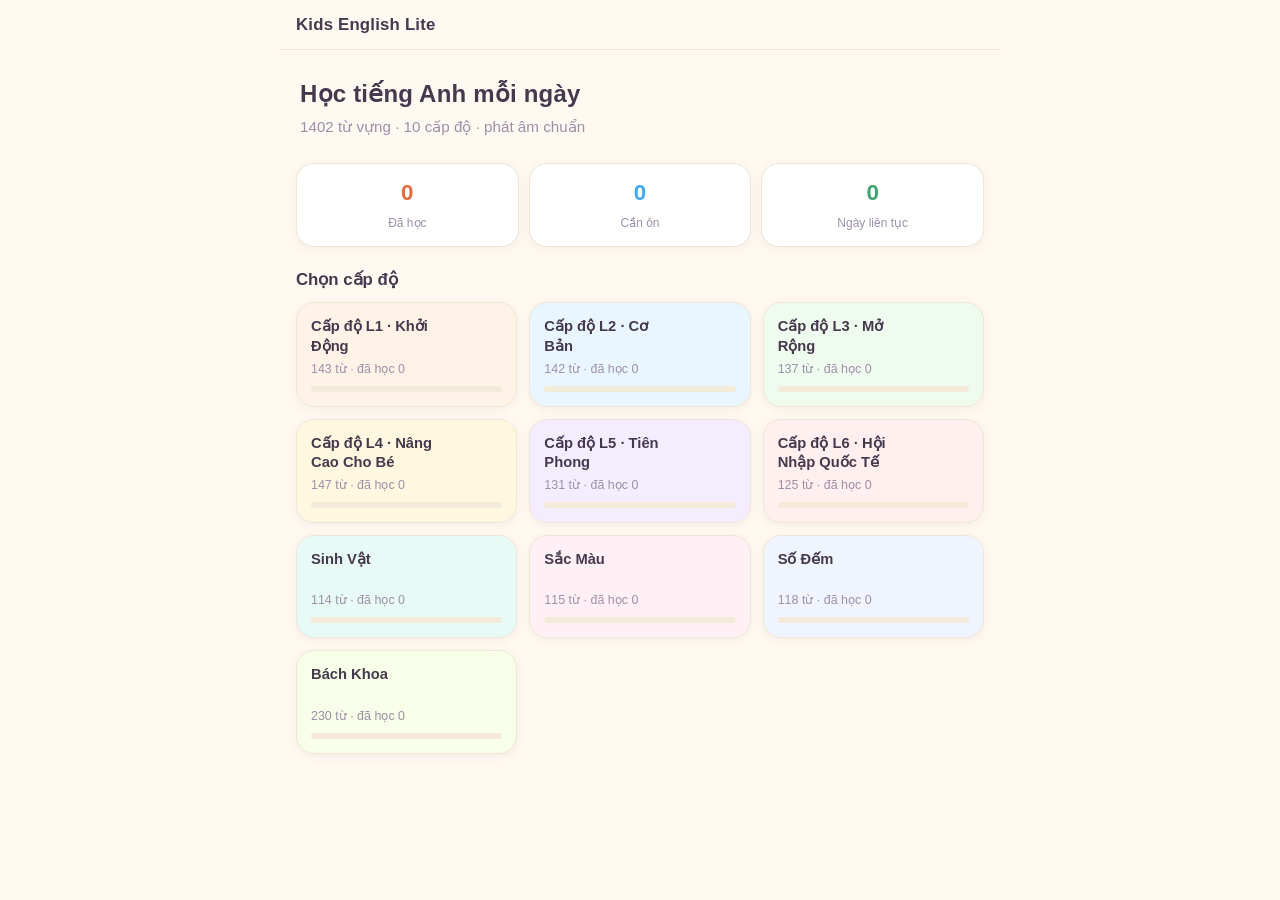
<file: ta/index.html>
<!DOCTYPE html>
<html lang="vi">
<head>
<meta charset="UTF-8">
<meta name="viewport" content="width=device-width, initial-scale=1, viewport-fit=cover">
<meta name="color-scheme" content="light dark">
<meta name="theme-color" content="#FFF9F2">
<link rel="icon" href="data:,">
<title>Kids English Lite</title>
<style>
/* Kids English Lite — giao diện sáng, nhẹ, không font ngoài, animation tối thiểu */
:root{
  --bg:#FFF9F2; --card:#FFFFFF; --ink:#453A4D; --muted:#9C90A6;
  --brand:#FF8A5C; --brand-d:#E56B3D; --blue:#3FA9F5; --ok:#3FA46F;
  --warn:#E8A13D; --bad:#E56B6B; --line:#F0E6D8;
  --r:18px;
  --shadow:0 2px 10px rgba(120,90,60,.08);
  --font:-apple-system,BlinkMacSystemFont,"Segoe UI",Roboto,"Helvetica Neue",Arial,sans-serif;
}
*{box-sizing:border-box;margin:0;padding:0;-webkit-tap-highlight-color:transparent}
html{font-size:16px}
body{font-family:var(--font);background:var(--bg);color:var(--ink);line-height:1.5;min-height:100vh}
#app{max-width:720px;margin:0 auto;padding:0 16px 48px}

/* Top bar */
.topbar{position:sticky;top:0;z-index:10;background:rgba(255,249,242,.96);
  backdrop-filter:blur(6px);display:flex;align-items:center;gap:12px;
  padding:12px 0;margin:0 -16px;padding-left:16px;padding-right:16px;border-bottom:1px solid var(--line)}
.topbar h1{font-size:1.05rem;font-weight:800;letter-spacing:.2px;flex:1;
  white-space:nowrap;overflow:hidden;text-overflow:ellipsis}
.iconbtn{width:42px;height:42px;flex:none;border:1px solid var(--line);background:var(--card);
  border-radius:14px;display:flex;align-items:center;justify-content:center;cursor:pointer;
  box-shadow:var(--shadow)}
.iconbtn:active{transform:scale(.94)}
.iconbtn svg{width:22px;height:22px;stroke:var(--ink);fill:none;stroke-width:2.2;
  stroke-linecap:round;stroke-linejoin:round}
.iconbtn.primary{background:var(--brand);border-color:var(--brand)}
.iconbtn.primary svg{stroke:#fff}

/* Nút */
.btn{display:flex;align-items:center;justify-content:center;gap:8px;min-height:52px;
  padding:12px 20px;border:none;border-radius:16px;font-family:var(--font);
  font-size:1rem;font-weight:700;cursor:pointer;color:#fff;background:var(--brand);
  box-shadow:var(--shadow);width:100%}
.btn:active{transform:scale(.98)}
.btn.blue{background:var(--blue)}
.btn.ghost{background:var(--card);color:var(--ink);border:1.5px solid var(--line)}
.btn.small{min-height:44px;font-size:.9rem;padding:8px 14px;width:auto}
.btn svg{width:20px;height:20px;stroke:#fff;fill:none;stroke-width:2.2;stroke-linecap:round;stroke-linejoin:round}
.btn.ghost svg{stroke:var(--ink)}
.btnrow{display:flex;gap:10px}
.btnrow .btn{flex:1}

/* Trang chủ */
.hero{padding:26px 4px 8px}
.hero h2{font-size:1.5rem;font-weight:800;letter-spacing:.2px}
.hero p{color:var(--muted);margin-top:4px;font-size:.95rem}
.stats{display:flex;gap:10px;margin:16px 0 20px}
.stat{flex:1;background:var(--card);border:1px solid var(--line);border-radius:var(--r);
  padding:12px 8px;text-align:center;box-shadow:var(--shadow)}
.stat b{display:block;font-size:1.4rem;font-weight:800}
.stat span{font-size:.75rem;color:var(--muted)}
.stat.c1 b{color:var(--brand-d)} .stat.c2 b{color:var(--blue)} .stat.c3 b{color:var(--ok)}
.section-t{font-size:1.05rem;font-weight:800;margin:18px 0 10px}
.levels{display:grid;grid-template-columns:1fr 1fr;gap:12px}
.level{background:var(--card);border:1px solid var(--line);border-radius:var(--r);
  padding:14px;cursor:pointer;box-shadow:var(--shadow);position:relative;overflow:hidden;
  font-family:var(--font);color:var(--ink);text-align:left;width:100%}
.level:active{transform:scale(.98)}
.level .bar{height:6px;background:#F3EADA;border-radius:99px;margin-top:10px;overflow:hidden}
.level .bar i{display:block;height:100%;background:var(--brand);border-radius:99px}
.level h3{font-size:.92rem;font-weight:800;line-height:1.35;min-height:2.6em;padding-right:64px}
.level .meta{font-size:.78rem;color:var(--muted);margin-top:4px}
.level .due{position:absolute;top:10px;right:10px;background:var(--warn);color:#fff;
  font-size:.7rem;font-weight:800;border-radius:99px;padding:3px 9px}
.level:nth-child(10n+1){background:#FFF3E8}.level:nth-child(10n+2){background:#EAF6FF}
.level:nth-child(10n+3){background:#F0FBEF}.level:nth-child(10n+4){background:#FFF8E1}
.level:nth-child(10n+5){background:#F3EDFF}.level:nth-child(10n+6){background:#FFEFEF}
.level:nth-child(10n+7){background:#E8FAF6}.level:nth-child(10n+8){background:#FFF0F5}
.level:nth-child(10n+9){background:#F0F4FF}.level:nth-child(10n+10){background:#F7FFE8}

/* Trang level */
.lhead{padding:20px 4px 6px}
.lhead h2{font-size:1.35rem;font-weight:800}
.lhead p{color:var(--muted);font-size:.9rem;margin-top:6px}
.chips{display:flex;gap:8px;flex-wrap:wrap;padding:12px 2px}
.chip{flex:none;padding:9px 15px;border-radius:99px;border:1.5px solid var(--line);
  background:var(--card);font-family:var(--font);font-size:.85rem;font-weight:600;
  color:var(--ink);cursor:pointer;white-space:nowrap}
.chip.on{background:var(--ink);color:#fff;border-color:var(--ink)}
.actions{display:grid;gap:10px;margin-top:8px}
.action{background:var(--card);border:1px solid var(--line);border-radius:var(--r);
  padding:16px;display:flex;align-items:center;gap:14px;cursor:pointer;box-shadow:var(--shadow);
  font-family:var(--font);color:var(--ink);text-align:left;width:100%}
.action:active{transform:scale(.99)}
.action .ai{width:46px;height:46px;flex:none;border-radius:14px;display:flex;
  align-items:center;justify-content:center}
.action .ai svg{width:24px;height:24px;stroke:#fff;fill:none;stroke-width:2.2;stroke-linecap:round;stroke-linejoin:round}
.action b{display:block;font-size:1rem}
.action span span{display:block;font-size:.8rem;color:var(--muted)}
.action .n{margin-left:auto;background:var(--warn);color:#fff;font-size:.75rem;
  font-weight:800;border-radius:99px;padding:4px 10px;flex:none}

/* Thẻ học */
.fwrap{padding:18px 0}
.fprog{text-align:center;color:var(--muted);font-size:.85rem;font-weight:600;margin-bottom:10px}
.fcard{perspective:900px;cursor:pointer;min-height:340px}
.finner{position:relative;width:100%;min-height:340px;transform-style:preserve-3d;transition:transform .35s ease}
.fcard.flipped .finner{transform:rotateY(180deg)}
.face{position:absolute;inset:0;backface-visibility:hidden;-webkit-backface-visibility:hidden;
  background:var(--card);border:1px solid var(--line);border-radius:22px;box-shadow:var(--shadow);
  display:flex;flex-direction:column;align-items:center;justify-content:center;
  padding:28px 22px;text-align:center;gap:10px}
.face.back{transform:rotateY(180deg);background:#FFFDF8}
.face .word{font-size:2.1rem;font-weight:800;letter-spacing:.3px}
.face .ipa{color:var(--muted);font-size:1rem}
.face .mean{font-size:1.5rem;font-weight:800}
.face .ph{color:var(--brand-d);font-weight:700}
.face .type{font-size:.75rem;color:var(--muted);border:1px solid var(--line);
  border-radius:99px;padding:3px 12px}
.face .ex{font-size:.92rem;font-style:italic;color:var(--ink);margin-top:6px}
.face .exvi{font-size:.88rem;color:var(--muted)}
.face .hint{font-size:.78rem;color:var(--muted);margin-top:8px}
.fctl{display:flex;gap:10px;margin-top:16px;align-items:center;justify-content:center}
.fmark{display:flex;gap:10px;margin-top:12px}
.fmark .btn{flex:1}
.fmark .no{background:var(--card);color:var(--bad);border:1.5px solid #F6D2D2}
.fmark .yes{background:var(--card);color:var(--ok);border:1.5px solid #BFE6CF}

/* Ôn tập SRS */
.rq{padding:18px 0;text-align:center}
.rword{font-size:2rem;font-weight:800;margin:26px 0 6px}
.rsub{color:var(--muted);font-size:.9rem;margin-bottom:14px}
.rmean{background:var(--card);border:1px solid var(--line);border-radius:var(--r);
  padding:20px;box-shadow:var(--shadow);margin:14px 0}
.rmean .m{font-size:1.35rem;font-weight:800}
.rmean .p{color:var(--brand-d);font-weight:700;margin-top:4px}
.rates{display:grid;grid-template-columns:1fr 1fr;gap:10px;margin-top:14px}
.rate{border:1.5px solid var(--line);background:var(--card);border-radius:16px;
  padding:14px 8px;font-family:var(--font);font-weight:700;font-size:.92rem;cursor:pointer}
.rate small{display:block;font-weight:500;color:var(--muted);font-size:.75rem;margin-top:2px}
.rate:active{transform:scale(.97)}
.rate.r0{border-color:#F6D2D2;color:var(--bad)}
.rate.r1{border-color:#F3DFAE;color:var(--warn)}
.rate.r2{border-color:#BFE6CF;color:var(--ok)}
.rate.r3{border-color:#BFE0F6;color:var(--blue)}

/* Trắc nghiệm */
.qwrap{padding:18px 0}
.qprog{height:8px;background:#F3EADA;border-radius:99px;overflow:hidden;margin-bottom:14px}
.qprog i{display:block;height:100%;background:var(--blue);border-radius:99px;transition:width .25s}
.qcard{background:var(--card);border:1px solid var(--line);border-radius:var(--r);
  padding:22px;box-shadow:var(--shadow)}
.qcard .qw{font-size:1.7rem;font-weight:800;text-align:center}
.qcard .qp{text-align:center;color:var(--muted);margin-top:4px}
.qcard .ask{text-align:center;margin:12px 0 4px;font-weight:700}
.opts{display:grid;gap:10px;margin-top:12px}
.opt{border:1.5px solid var(--line);background:#FFFDF9;border-radius:14px;padding:14px 16px;
  font-family:var(--font);font-size:1rem;font-weight:600;color:var(--ink);cursor:pointer;text-align:left}
.opt:active{transform:scale(.99)}
.opt.correct{border-color:var(--ok);background:#EAF7F0;color:#20663F}
.opt.wrong{border-color:var(--bad);background:#FDECEC;color:#A03A3A}
.opt:disabled{cursor:default;opacity:.95}
.qfb{text-align:center;font-weight:800;margin-top:12px;min-height:1.6em}
.qfb.good{color:var(--ok)} .qfb.bad{color:var(--bad)}

/* Kết quả */
.done{text-align:center;padding:34px 10px}
.done h2{font-size:1.5rem;font-weight:800;margin-bottom:8px}
.done .big{font-size:3rem;font-weight:800;color:var(--brand-d);margin:10px 0}
.done p{color:var(--muted);margin-bottom:18px}
.wrongs{text-align:left;margin:16px 0;display:grid;gap:8px}
.wrongs .wi{background:var(--card);border:1px solid var(--line);border-radius:12px;padding:10px 14px;font-size:.9rem}
.wrongs .wi b{color:var(--brand-d)}
.wrongs .wi span{color:var(--ok);font-weight:700}

.empty{text-align:center;color:var(--muted);padding:40px 16px}
.empty p{margin-bottom:16px}
@media(min-width:560px){.levels{grid-template-columns:1fr 1fr 1fr}}

/* Chế độ tối — theo cài đặt hệ thống */
@media (prefers-color-scheme: dark){
  :root{
    --bg:#1D1820; --card:#2A2330; --ink:#F2EAF4; --muted:#A99BB5;
    --brand:#FF9A6B; --brand-d:#FFB08A; --blue:#5DB8F7; --ok:#4CC084;
    --warn:#E8B45C; --bad:#F08A8A; --line:#3E3447;
    --shadow:0 2px 10px rgba(0,0,0,.35);
  }
  .topbar{background:rgba(29,24,32,.96)}
  .level .bar,.qprog{background:#3A3044}
  .level:nth-child(10n+1){background:#33281F}.level:nth-child(10n+2){background:#22303C}
  .level:nth-child(10n+3){background:#25331F}.level:nth-child(10n+4){background:#38311C}
  .level:nth-child(10n+5){background:#2E2440}.level:nth-child(10n+6){background:#372325}
  .level:nth-child(10n+7){background:#1F3330}.level:nth-child(10n+8){background:#37232E}
  .level:nth-child(10n+9){background:#242F42}.level:nth-child(10n+10){background:#2E3A1E}
  .face.back{background:#2A2330}
  .opt{background:#2A2330}
  .opt.correct{background:#1E3A2A;color:#9FE3BC}
  .opt.wrong{background:#402626;color:#F5B5B5}
  .fmark .no{border-color:#5A3434}
  .fmark .yes{border-color:#2F5A40}
  .rate.r0{border-color:#5A3434}.rate.r1{border-color:#5A4A24}
  .rate.r2{border-color:#2F5A40}.rate.r3{border-color:#2C4E6B}
}

</style>
</head>
<body>
<div id="app"></div>
<script>
'use strict';
/* Logic thuần túy của Kids English Lite — không phụ thuộc DOM, test được bằng node. */

function shuffle(arr, rnd) {
  const a = arr.slice();
  const r = rnd || Math.random;
  for (let i = a.length - 1; i > 0; i--) {
    const j = Math.floor(r() * (i + 1));
    const t = a[i]; a[i] = a[j]; a[j] = t;
  }
  return a;
}

function todayStr(d) {
  d = d || new Date();
  const m = String(d.getMonth() + 1).padStart(2, '0');
  const day = String(d.getDate()).padStart(2, '0');
  return d.getFullYear() + '-' + m + '-' + day;
}

function addDaysStr(s, n) {
  const d = new Date(s + 'T00:00:00');
  d.setDate(d.getDate() + n);
  return todayStr(d);
}

// Thuật toán SuperMemo SM-2 chuẩn.
// st: {ef, ivl, reps, due} — q: 0 (quên), 3 (khó), 4 (được), 5 (dễ)
function sm2(st, q, today) {
  today = today || todayStr();
  if (q < 3) {
    st.reps = 0;
    st.ivl = 1;
  } else {
    st.ef = Math.max(1.3, st.ef + (0.1 - (5 - q) * (0.08 + (5 - q) * 0.02)));
    st.reps += 1;
    if (st.reps === 1) st.ivl = 1;
    else if (st.reps === 2) st.ivl = 6;
    else st.ivl = Math.round(st.ivl * st.ef);
  }
  st.due = addDaysStr(today, st.ivl);
  st.last = today;
  return st;
}

function newWordState(today) {
  return { ef: 2.5, ivl: 0, reps: 0, due: today || todayStr(), last: null };
}

// Tạo đề trắc nghiệm: n câu, mỗi câu 4 đáp án nghĩa (không trùng, đáp án đúng luôn có mặt).
function makeQuiz(words, n, rnd) {
  const pool = shuffle(words, rnd);
  const count = Math.min(n, pool.length);
  const out = [];
  for (let i = 0; i < count; i++) {
    const w = pool[i];
    const others = shuffle(pool.filter((x, j) => j !== i && x.m !== w.m), rnd).slice(0, 3);
    const options = shuffle([w.m].concat(others.map(x => x.m)), rnd);
    out.push({ word: w.w, ipa: w.ipa, ph: w.ph, answer: w.m, options: options, ex: w.ex, exVi: w.exVi });
  }
  return out;
}

// Chuỗi ngày học liên tục (streak) từ map ngày -> số lượt học.
function calcStreak(days, today) {
  today = today || todayStr();
  let streak = 0;
  let d = today;
  if (!days[d]) d = addDaysStr(today, -1); // hôm nay chưa học thì tính từ hôm qua
  while (days[d]) { streak++; d = addDaysStr(d, -1); }
  return streak;
}

if (typeof module !== 'undefined' && module.exports) {
  module.exports = { shuffle, todayStr, addDaysStr, sm2, newWordState, makeQuiz, calcStreak };
}

</script>
<script>
const META={"levels":[{"id":"L1","short":"Cấp độ L1 · Khởi Động","description":"Từ đơn, nhận biết hình ảnh, phản xạ nghe–chọn. Màu sắc, số đếm 1-10, hình dạng, gia đình, cơ thể, động vật, đồ ăn, lớp học, đồ chơi, côn trùng, phòng tắm, cảm xúc, trang trại.","words":143},{"id":"L2","short":"Cấp độ L2 · Cơ Bản","description":"Câu ngắn, sinh hoạt, trường học, mô tả vị trí. Ngôi nhà, quần áo, sinh hoạt hằng ngày, thời tiết, giao thông, môn học, bếp, sinh vật biển, mùa, vị trí.","words":142},{"id":"L3","short":"Cấp độ L3 · Mở Rộng","description":"Giao tiếp thực tế, xã hội, công nghệ và thiên nhiên. Thiên nhiên, sức khỏe, mua sắm, du lịch, công nghệ, nhà hàng, văn phòng, thiên tai, truyền thông, miêu tả con người.","words":137},{"id":"L4","short":"Cấp độ L4 · Nâng Cao Cho Bé","description":"Từ học thuật cơ bản, khoa học, tư duy và công dân. Khoa học cơ bản, không gian, thể thao Olympic, âm nhạc, nghệ thuật, kiến trúc, hành tinh vũ trụ.","words":147},{"id":"L5","short":"Cấp độ L5 · Tiên Phong","description":"Ngôn ngữ học thuật đọc hiểu, viết văn, thuyết trình. Lịch sử thế giới, sinh học tế bào, hóa học chất, vật lý năng lượng, lập trình máy tính.","words":131},{"id":"L6","short":"Cấp độ L6 · Hội Nhập Quốc Tế","description":"Ngôn ngữ học thuật quốc tế, IELTS/TOEFL cơ bản, giao tiếp toàn cầu. Giao tiếp ưu việt, chính trị học, IELTS academic, thành ngữ nâng cao, tư duy hệ thống.","words":125},{"id":"BIO","short":"Sinh Vật","description":"Kho từ vựng chuyên sâu về thế giới động thực vật toàn cầu: Thú thảo nguyên, động vật săn mồi, chim muông, sinh vật đại dương sâu, bò sát, côn trùng, cổ thụ, muôn hoa, nấm và giải phẫu sinh học.","words":114},{"id":"COLOR","short":"Sắc Màu","description":"Kho từ vựng chuyên sâu về thế giới màu sắc: Sắc đỏ & hồng, sắc lam đại dương & bầu trời, sắc lục ngọc bích, sắc vàng kim & hổ phách, sắc tím hoàng gia, sắc cam đất nung, sắc nâu gỗ, sắc đen & bạc kim loại, sắc trắng tinh khôi & quang học ngũ sắc.","words":115},{"id":"NUM","short":"Số Đếm","description":"Bộ từ vựng bách khoa toàn diện về số đếm (cardinal numbers), số thứ tự (ordinal numbers), phân số (fractions), bội số (multipliers), đơn vị đếm tập hợp và ký số La Mã trong tiếng Anh chuẩn quốc tế.","words":118},{"id":"ENC","short":"Bách Khoa","description":"Bách khoa toàn thư từ vựng toàn cầu siêu chi tiết: Khủng long tiền sử, vũ trụ và các hành tinh, ẩm thực quốc tế, nông sản thế giới, thiên tai & kỳ quan, nhạc cụ, cơ thể học, thể thao Olympic, kiến trúc & cảm xúc tâm hồn.","words":230}]};
</script>
<script>
'use strict';
/* Kids English Lite — UI vanilla JS. DB được nhúng lúc build. core.js nạp trước file này. */

/* ---------- Icon SVG nét đơn giản ---------- */
const ICONS = {
  back: '<path d="M15 5l-7 7 7 7"/>',
  home: '<path d="M4 11l8-7 8 7"/><path d="M6 9.5V20h12V9.5"/>',
  speaker: '<path d="M4 10v4h4l5 4V6l-5 4H4z"/><path d="M16.5 9a4.2 4.2 0 010 6"/><path d="M19 6.5a8 8 0 010 11"/>',
  prev: '<path d="M14 6l-6 6 6 6"/>',
  next: '<path d="M10 6l6 6-6 6"/>',
  shuffle: '<path d="M4 6h4l8 12h4"/><path d="M4 18h4l2.5-3.5"/><path d="M13.5 9.5L16 6h4"/><path d="M18 4v4h-4"/><path d="M18 16v4h-4"/>',
  cards: '<rect x="5" y="4" width="14" height="17" rx="2.5"/><path d="M9 4V3h10a1 1 0 011 1v13"/>',
  brain: '<path d="M9.5 3.5A2.5 2.5 0 0112 6a2.5 2.5 0 012.5-2.5A2.5 2.5 0 0117 6c1.5.5 2.5 2 2.5 3.8 0 1.2-.6 2.3-1.4 3A3.5 3.5 0 0117 16c-.4 2-2 3.5-4 3.5-1 0-1.8-.3-2.5-.9L12 21l-1.5-2.4c-.7.6-1.5.9-2.5.9-2 0-3.6-1.5-4-3.5a3.5 3.5 0 01-1.1-3.2c-.8-.7-1.4-1.8-1.4-3C1.5 8 2.5 6.5 4 6a2.5 2.5 0 012.5-2.5A2.5 2.5 0 019 6a2.5 2.5 0 01.5-2.5z"/>',
  game: '<rect x="3" y="7" width="18" height="11" rx="5.5"/><path d="M8 11v4M6 13h4"/><circle cx="16" cy="11.5" r=".8"/><circle cx="18" cy="14" r=".8"/>',
  check: '<path d="M4.5 12.5l5 5 10-11"/>',
  star: '<path d="M12 3.5l2.6 5.4 5.9.8-4.3 4.1 1 5.8-5.2-2.8-5.2 2.8 1-5.8L3.5 9.7l5.9-.8z"/>'
};
function icon(n) {
  return '<svg viewBox="0 0 24 24">' + ICONS[n] + '</svg>';
}
function esc(s) {
  return String(s == null ? '' : s).replace(/[&<>"']/g, c =>
    ({ '&': '&amp;', '<': '&lt;', '>': '&gt;', '"': '&quot;', "'": '&#39;' }[c]));
}

/* ---------- Lưu trữ ---------- */
const SKEY = 'kel_v1';
function loadStore() {
  try { return JSON.parse(localStorage.getItem(SKEY)) || { w: {}, d: {} }; }
  catch (e) { return { w: {}, d: {} }; }
}
let store = loadStore();
function save() { try { localStorage.setItem(SKEY, JSON.stringify(store)); } catch (e) {} }
function wkey(lv, i) { return lv + ':' + i; }
function wstate(lv, i) {
  const k = wkey(lv, i);
  if (!store.w[k]) { store.w[k] = newWordState(); save(); }
  return store.w[k];
}
function touchDay() { const t = todayStr(); store.d[t] = (store.d[t] || 0) + 1; save(); }

/* ---------- Dữ liệu: META nhúng sẵn, từ vựng tải theo level khi cần ---------- */
const LVDATA = {};   // lv -> {units, words} sau khi tải
const LVFAIL = {};   // lv -> true nếu tải lỗi
function levelTotal(lv) {
  const M = META.levels.find(x => x.id === lv);
  return M ? M.words : 0;
}
function dueList(lv) {
  const t = todayStr(), words = LVDATA[lv].words, out = [];
  for (let i = 0; i < words.length; i++) {
    const st = wstate(lv, i);
    if (st.due <= t) out.push(i);
  }
  out.sort((a, b) => (wstate(lv, a).due < wstate(lv, b).due ? -1 : 1));
  return out;
}
function learnedCount(lv) {
  const words = LVDATA[lv].words; let n = 0;
  for (let i = 0; i < words.length; i++) if (wstate(lv, i).reps > 0) n++;
  return n;
}
/* Đếm nhanh từ store, không cần tải dữ liệu level (dùng ở trang chủ) */
function scanCounts(lv) {
  const t = todayStr(); let learned = 0, due = 0;
  const pre = lv + ':';
  Object.keys(store.w).forEach(k => {
    if (k.indexOf(pre) !== 0) return;
    const st = store.w[k];
    if (st.reps > 0) learned++;
    if (st.due <= t) due++;
  });
  return { learned: learned, due: due, started: Object.keys(store.w).some(k => k.indexOf(pre) === 0) };
}
function ensureLevel(lv, draw) {
  if (LVDATA[lv]) { draw(); return; }
  app.innerHTML = topbar(shortName(lv), true) +
    '<div class="empty"><p>Đang tải dữ liệu…</p></div>';
  bindChrome(true);
  if (LVFAIL[lv]) { drawLoadError(lv, draw); return; }
  fetch('assets/' + lv + '.json')
    .then(r => { if (!r.ok) throw new Error('http ' + r.status); return r.json(); })
    .then(d => { LVDATA[lv] = d; draw(); })
    .catch(() => { LVFAIL[lv] = true; drawLoadError(lv, draw); });
}
function drawLoadError(lv, draw) {
  app.innerHTML = topbar(shortName(lv), true) +
    '<div class="empty"><p>Không tải được dữ liệu của cấp độ này. Kiểm tra kết nối mạng rồi thử lại.</p>' +
    '<button class="btn" id="e-retry">Thử lại</button></div>';
  bindChrome(true);
  document.getElementById('e-retry').onclick = () => {
    delete LVFAIL[lv];
    fetch('assets/' + lv + '.json')
      .then(r => { if (!r.ok) throw new Error('http ' + r.status); return r.json(); })
      .then(d => { LVDATA[lv] = d; draw(); })
      .catch(() => { LVFAIL[lv] = true; drawLoadError(lv, draw); });
  };
}

/* ---------- Phát âm ---------- */
let VOICES = [];
function initVoices() {
  if (!('speechSynthesis' in window)) return;
  VOICES = speechSynthesis.getVoices();
  if (speechSynthesis.onvoiceschanged !== undefined)
    speechSynthesis.onvoiceschanged = initVoices;
}
function speak(t) {
  if (!('speechSynthesis' in window)) return;
  try {
    speechSynthesis.cancel();
    const u = new SpeechSynthesisUtterance(t);
    u.lang = 'en-US'; u.rate = 0.88; u.pitch = 1;
    const v = VOICES.find(v => v.lang === 'en-US' && /google/i.test(v.name))
      || VOICES.find(v => v.lang === 'en-US')
      || VOICES.find(v => /^en/i.test(v.lang));
    if (v) u.voice = v;
    speechSynthesis.speak(u);
  } catch (e) {}
}

/* ---------- Điều hướng ---------- */
const app = document.getElementById('app');
const stack = [];
function go(view, params, title) {
  stack.push({ view, params: params || {}, title: title || '' });
  render();
  window.scrollTo(0, 0);
}
function back() {
  if (stack.length > 1) { stack.pop(); render(); window.scrollTo(0, 0); }
}
function topbar(title, showBack) {
  return '<div class="topbar">' +
    (showBack ? '<button class="iconbtn" id="btn-back" aria-label="Quay lại">' + icon('back') + '</button>' : '') +
    '<h1>' + esc(title) + '</h1>' +
    (showBack ? '<button class="iconbtn" id="btn-home" aria-label="Trang chủ">' + icon('home') + '</button>'
              : '<span style="width:42px"></span>') +
    '</div>';
}
function bindChrome(showBack) {
  const b = document.getElementById('btn-back');
  if (b) b.onclick = back;
  const h = document.getElementById('btn-home');
  if (h) h.onclick = () => { while (stack.length > 1) stack.pop(); render(); window.scrollTo(0, 0); };
}
function render() {
  const cur = stack[stack.length - 1];
  VIEWS[cur.view](cur.params);
}

/* ---------- Trang chủ ---------- */
function vHome() {
  let learned = 0, total = 0, due = 0;
  META.levels.forEach(L => {
    total += L.words;
    const c = scanCounts(L.id);
    learned += c.learned; due += c.due;
  });
  const streak = calcStreak(store.d);
  let h = topbar('Kids English Lite', false);
  h += '<div class="hero"><h2>Học tiếng Anh mỗi ngày</h2><p>' + total + ' từ vựng · 10 cấp độ · phát âm chuẩn</p></div>';
  h += '<div class="stats">' +
    '<div class="stat c1"><b>' + learned + '</b><span>Đã học</span></div>' +
    '<div class="stat c2"><b>' + due + '</b><span>Cần ôn</span></div>' +
    '<div class="stat c3"><b>' + streak + '</b><span>Ngày liên tục</span></div></div>';
  h += '<div class="section-t">Chọn cấp độ</div><div class="levels">';
  META.levels.forEach(L => {
    const n = L.words, c = scanCounts(L.id);
    const pct = n ? Math.round(c.learned / n * 100) : 0;
    h += '<button type="button" class="level" data-lv="' + L.id + '">' +
      (c.due ? '<span class="due">' + c.due + ' ôn</span>' : '') +
      '<h3>' + esc(L.short) + '</h3>' +
      '<div class="meta">' + n + ' từ · đã học ' + c.learned + '</div>' +
      '<div class="bar"><i style="width:' + pct + '%"></i></div></button>';
  });
  h += '</div>';
  app.innerHTML = h;
  bindChrome(false);
  app.querySelectorAll('.level').forEach(el => {
    el.onclick = () => go('level', { lv: el.dataset.lv }, shortName(el.dataset.lv));
  });
}
function shortName(lv) {
  const L = META.levels.find(x => x.id === lv);
  return L ? L.short : lv;
}

/* ---------- Trang cấp độ ---------- */
function vLevel(p) { ensureLevel(p.lv, () => drawLevel(p)); }
function drawLevel(p) {
  const lv = p.lv, D = LVDATA[lv], L = META.levels.find(x => x.id === lv);
  const unit = p.unit || 0;
  const due = dueList(lv).length, n = D.words.length, ln = learnedCount(lv);
  let h = topbar(L.short, true);
  h += '<div class="lhead"><h2>' + esc(L.short) + '</h2><p>' + esc(L.description) +
    '</p><p>' + n + ' từ · đã học ' + ln + '</p></div>';
  h += '<div class="chips"><button class="chip' + (unit === 0 ? ' on' : '') + '" data-u="0">Tất cả</button>';
  D.units.forEach((u, idx) => {
    h += '<button class="chip' + (unit === idx + 1 ? ' on' : '') + '" data-u="' + (idx + 1) + '">' +
      esc(unitShort(u.name)) + '</button>';
  });
  h += '</div>';
  h += '<div class="actions">' +
    act('cards', '#FF8A5C', 'Học thẻ', 'Lật thẻ, nghe phát âm, đánh dấu đã thuộc') +
    act('brain', '#3FA9F5', 'Ôn tập', 'Ôn theo lịch nhớ lâu SRS', due ? '<span class="n">' + due + '</span>' : '') +
    act('game', '#3FA46F', 'Trắc nghiệm', '10 câu hỏi, 4 đáp án') +
    '</div>';
  app.innerHTML = h;
  bindChrome(true);
  app.querySelectorAll('.chip').forEach(c => {
    c.onclick = () => { stack[stack.length - 1].params.unit = +c.dataset.u; render(); };
  });
  const acts = app.querySelectorAll('.action');
  acts[0].onclick = () => go('cards', { lv, unit }, 'Học thẻ');
  acts[1].onclick = () => go('review', { lv }, 'Ôn tập');
  acts[2].onclick = () => go('quiz', { lv, unit }, 'Trắc nghiệm');
}
function act(ic, bg, t, s, badge) {
  return '<button type="button" class="action"><span class="ai" style="background:' + bg + '">' + icon(ic) + '</span>' +
    '<span><b>' + t + '</b><span>' + s + '</span></span>' + (badge || '') + '</button>';
}
function unitShort(name) {
  const m = name.match(/\d+\.\s*(.+?)\s*\(/);
  return m ? m[1] : name;
}

/* ---------- Học thẻ ---------- */
function vCards(p) { ensureLevel(p.lv, () => drawCards(p)); }
function drawCards(p) {
  const lv = p.lv, D = LVDATA[lv];
  let idxs = [];
  for (let i = 0; i < D.words.length; i++)
    if (!p.unit || D.words[i].u === p.unit) idxs.push(i);
  if (!idxs.length) { app.innerHTML = topbar('Học thẻ', true) + '<div class="empty"><p>Chưa có từ nào.</p></div>'; bindChrome(true); return; }
  idxs = shuffle(idxs);
  const s = { idxs, pos: 0, flipped: false };
  drawCard(s, p);
}
function drawCard(s, p) {
  const lv = p.lv, D = LVDATA[lv], w = D.words[s.idxs[s.pos]];
  let h = topbar('Học thẻ · ' + shortName(lv), true);
  h += '<div class="fwrap"><div class="fprog">' + (s.pos + 1) + ' / ' + s.idxs.length + '</div>';
  h += '<div class="fcard' + (s.flipped ? ' flipped' : '') + '" id="fcard" role="button" tabindex="0" aria-label="Lật thẻ xem nghĩa"><div class="finner">';
  h += '<div class="face"><div class="word">' + esc(w.w) + '</div>' +
    '<div class="ipa">' + esc(w.ipa) + '</div>' +
    '<button class="iconbtn primary" id="f-say" aria-label="Phát âm">' + icon('speaker') + '</button>' +
    '<div class="hint">Chạm vào thẻ để xem nghĩa</div></div>';
  h += '<div class="face back"><div class="mean">' + esc(w.m) + '</div>' +
    '<div class="ph">' + esc(w.ph) + '</div>' +
    '<div class="type">' + esc(w.t) + '</div>' +
    '<div class="ex">“' + esc(w.ex) + '”</div>' +
    '<div class="exvi">' + esc(w.exVi) + '</div></div>';
  h += '</div></div>';
  h += '<div class="fctl">' +
    '<button class="iconbtn" id="f-prev" aria-label="Từ trước">' + icon('prev') + '</button>' +
    '<button class="iconbtn" id="f-shuf" aria-label="Xáo trộn">' + icon('shuffle') + '</button>' +
    '<button class="iconbtn" id="f-next" aria-label="Từ tiếp">' + icon('next') + '</button></div>';
  h += '<div class="fmark"><button class="btn no" id="f-no">Chưa thuộc</button>' +
    '<button class="btn yes" id="f-yes">Đã thuộc</button></div></div>';
  app.innerHTML = h;
  bindChrome(true);
  const card = document.getElementById('fcard');
  card.onclick = () => { s.flipped = !s.flipped; card.classList.toggle('flipped', s.flipped); };
  card.onkeydown = e => {
    if (e.key === 'Enter' || e.key === ' ') { e.preventDefault(); card.onclick(); }
  };
  document.getElementById('f-say').onclick = e => { e.stopPropagation(); speak(w.w); };
  document.getElementById('f-prev').onclick = e => { e.stopPropagation(); step(s, p, -1); };
  document.getElementById('f-next').onclick = e => { e.stopPropagation(); step(s, p, 1); };
  document.getElementById('f-shuf').onclick = e => {
    e.stopPropagation(); s.idxs = shuffle(s.idxs); s.pos = 0; s.flipped = false; drawCard(s, p);
  };
  document.getElementById('f-no').onclick = e => { e.stopPropagation(); rate(s, p, 0); };
  document.getElementById('f-yes').onclick = e => { e.stopPropagation(); rate(s, p, 5); };
}
function step(s, p, d) {
  s.pos = (s.pos + d + s.idxs.length) % s.idxs.length;
  s.flipped = false;
  drawCard(s, p);
}
function rate(s, p, q) {
  const lv = p.lv, i = s.idxs[s.pos];
  sm2(wstate(lv, i), q); save(); touchDay();
  step(s, p, 1);
}

/* ---------- Ôn tập SRS ---------- */
function vReview(p) { ensureLevel(p.lv, () => drawReviewStart(p)); }
function drawReviewStart(p) {
  const lv = p.lv;
  const queue = dueList(lv);
  if (!queue.length) {
    app.innerHTML = topbar('Ôn tập', true) +
      '<div class="empty"><p>Tuyệt vời! Không còn từ nào cần ôn hôm nay.</p>' +
      '<button class="btn" id="e-go">Học thẻ tiếp</button></div>';
    bindChrome(true);
    document.getElementById('e-go').onclick = () => go('cards', { lv, unit: 0 }, 'Học thẻ');
    return;
  }
  const s = { queue, pos: 0, show: false, ok: 0 };
  drawReview(s, p);
}
function drawReview(s, p) {
  const lv = p.lv, D = LVDATA[lv], w = D.words[s.queue[s.pos]];
  let h = topbar('Ôn tập · ' + shortName(lv), true);
  h += '<div class="rq"><div class="fprog">' + (s.pos + 1) + ' / ' + s.queue.length + '</div>';
  h += '<div class="rword">' + esc(w.w) + '</div>';
  h += '<div><button class="iconbtn primary" id="r-say" aria-label="Phát âm" style="margin:0 auto">' +
    icon('speaker') + '</button></div>';
  if (!s.show) {
    h += '<div class="rsub">Nghĩ nghĩa của từ, rồi bấm hiện đáp án</div>' +
      '<button class="btn blue" id="r-show">Hiện đáp án</button>';
  } else {
    h += '<div class="rmean"><div class="m">' + esc(w.m) + '</div>' +
      '<div class="p">' + esc(w.ph) + ' · ' + esc(w.ipa) + '</div></div>';
    h += '<div class="rsub">Bạn nhớ từ này ở mức nào?</div><div class="rates">' +
      '<button class="rate r0" data-q="0">Quên<small>ôn lại ngay mai</small></button>' +
      '<button class="rate r1" data-q="3">Hơi khó<small>nhớ mang máng</small></button>' +
      '<button class="rate r2" data-q="4">Nhớ được<small>hơi ngập ngừng</small></button>' +
      '<button class="rate r3" data-q="5">Dễ ợt<small>nhớ ngay lập tức</small></button></div>';
  }
  h += '</div>';
  app.innerHTML = h;
  bindChrome(true);
  document.getElementById('r-say').onclick = () => speak(w.w);
  if (!s.show) {
    document.getElementById('r-show').onclick = () => { s.show = true; drawReview(s, p); };
  } else {
    app.querySelectorAll('.rate').forEach(b => {
      b.onclick = () => {
        const q = +b.dataset.q;
        sm2(wstate(lv, s.queue[s.pos]), q); save(); touchDay();
        if (q >= 3) s.ok++;
        s.pos++; s.show = false;
        if (s.pos >= s.queue.length) drawReviewDone(s, p);
        else drawReview(s, p);
      };
    });
  }
}
function drawReviewDone(s, p) {
  app.innerHTML = topbar('Ôn tập', true) +
    '<div class="done"><h2>Xong buổi ôn tập!</h2>' +
    '<div class="big">' + s.ok + '/' + s.queue.length + '</div>' +
    '<p>Bạn đã nhớ được ' + s.ok + ' trên ' + s.queue.length + ' từ.</p>' +
    '<div class="btnrow"><button class="btn ghost" id="d-home">Trang chủ</button>' +
    '<button class="btn" id="d-again">Ôn tiếp</button></div></div>';
  bindChrome(true);
  document.getElementById('d-home').onclick = () => { while (stack.length > 1) stack.pop(); render(); };
  document.getElementById('d-again').onclick = () => go('review', { lv: p.lv }, 'Ôn tập');
}

/* ---------- Trắc nghiệm ---------- */
function vQuiz(p) { ensureLevel(p.lv, () => drawQuizStart(p)); }
function drawQuizStart(p) {
  const lv = p.lv, D = LVDATA[lv];
  let words = D.words;
  if (p.unit) words = words.filter(w => w.u === p.unit);
  if (words.length < 4) {
    app.innerHTML = topbar('Trắc nghiệm', true) +
      '<div class="empty"><p>Cần ít nhất 4 từ để chơi. Hãy chọn phạm vi rộng hơn.</p></div>';
    bindChrome(true); return;
  }
  const s = { qs: makeQuiz(words, 10), pos: 0, score: 0, wrong: [], picked: -1 };
  drawQuiz(s, p);
}
function drawQuiz(s, p) {
  const q = s.qs[s.pos];
  let h = topbar('Trắc nghiệm · ' + shortName(p.lv), true);
  h += '<div class="qwrap"><div class="qprog"><i style="width:' +
    Math.round(s.pos / s.qs.length * 100) + '%"></i></div>';
  h += '<div class="qcard"><div class="fprog">Câu ' + (s.pos + 1) + ' / ' + s.qs.length + '</div>' +
    '<div class="qw">' + esc(q.word) + '</div>' +
    '<div class="qp">' + esc(q.ipa) + ' · ' + esc(q.ph) + '</div>' +
    '<div style="text-align:center;margin-top:6px"><button class="iconbtn primary" id="q-say" style="margin:0 auto" aria-label="Phát âm">' +
    icon('speaker') + '</button></div>' +
    '<div class="ask">Nghĩa của từ này là gì?</div><div class="opts">';
  q.options.forEach((op, i) => {
    h += '<button class="opt" data-i="' + i + '">' + esc(op) + '</button>';
  });
  h += '</div><div class="qfb" id="qfb"></div>';
  h += '<div id="qnext" style="margin-top:12px"></div>';
  h += '</div></div>';
  app.innerHTML = h;
  bindChrome(true);
  document.getElementById('q-say').onclick = () => speak(q.word);
  app.querySelectorAll('.opt').forEach(b => {
    b.onclick = () => {
      if (s.picked !== -1) return;
      s.picked = +b.dataset.i;
      const good = q.options[s.picked] === q.answer;
      app.querySelectorAll('.opt').forEach(x => {
        x.disabled = true;
        if (x.textContent === q.answer) x.classList.add('correct');
      });
      const fb = document.getElementById('qfb');
      if (good) { s.score++; fb.textContent = 'Chính xác!'; fb.className = 'qfb good'; }
      else {
        b.classList.add('wrong');
        fb.textContent = 'Chưa đúng. Đáp án: ' + q.answer; fb.className = 'qfb bad';
        s.wrong.push(q);
      }
      touchDay();
      const nx = document.getElementById('qnext');
      nx.innerHTML = '<button class="btn blue" id="q-go">' +
        (s.pos + 1 >= s.qs.length ? 'Xem kết quả' : 'Câu tiếp theo') + '</button>';
      document.getElementById('q-go').onclick = () => {
        s.pos++; s.picked = -1;
        if (s.pos >= s.qs.length) drawQuizDone(s, p);
        else drawQuiz(s, p);
      };
    };
  });
}
function drawQuizDone(s, p) {
  let h = topbar('Kết quả', true) + '<div class="done"><h2>Kết quả trắc nghiệm</h2>' +
    '<div class="big">' + s.score + '/' + s.qs.length + '</div>';
  h += s.score === s.qs.length ? '<p>Hoàn hảo! Bạn nhớ hết rồi.</p>'
    : s.score >= s.qs.length * 0.7 ? '<p>Làm tốt lắm! Ôn lại vài từ bên dưới nhé.</p>'
    : '<p>Cố gắng thêm chút nữa. Ôn lại các từ sai bên dưới.</p>';
  if (s.wrong.length) {
    h += '<div class="section-t" style="text-align:left">Các từ cần ôn lại</div><div class="wrongs">';
    s.wrong.forEach(q => {
      h += '<div class="wi"><b>' + esc(q.word) + '</b> — <span>' + esc(q.answer) + '</span><br>' +
        '<small>' + esc(q.exVi) + '</small></div>';
    });
    h += '</div>';
  }
  h += '<div class="btnrow"><button class="btn ghost" id="d-home">Trang chủ</button>' +
    '<button class="btn" id="d-again">Chơi lại</button></div></div>';
  app.innerHTML = h;
  bindChrome(true);
  document.getElementById('d-home').onclick = () => { while (stack.length > 1) stack.pop(); render(); };
  document.getElementById('d-again').onclick = () => go('quiz', { lv: p.lv, unit: p.unit || 0 }, 'Trắc nghiệm');
}

const VIEWS = { home: vHome, level: vLevel, cards: vCards, review: vReview, quiz: vQuiz };

/* ---------- Khởi động ---------- */
initVoices();
go('home', {}, 'Kids English Lite');

</script>
</body>
</html>
</file>
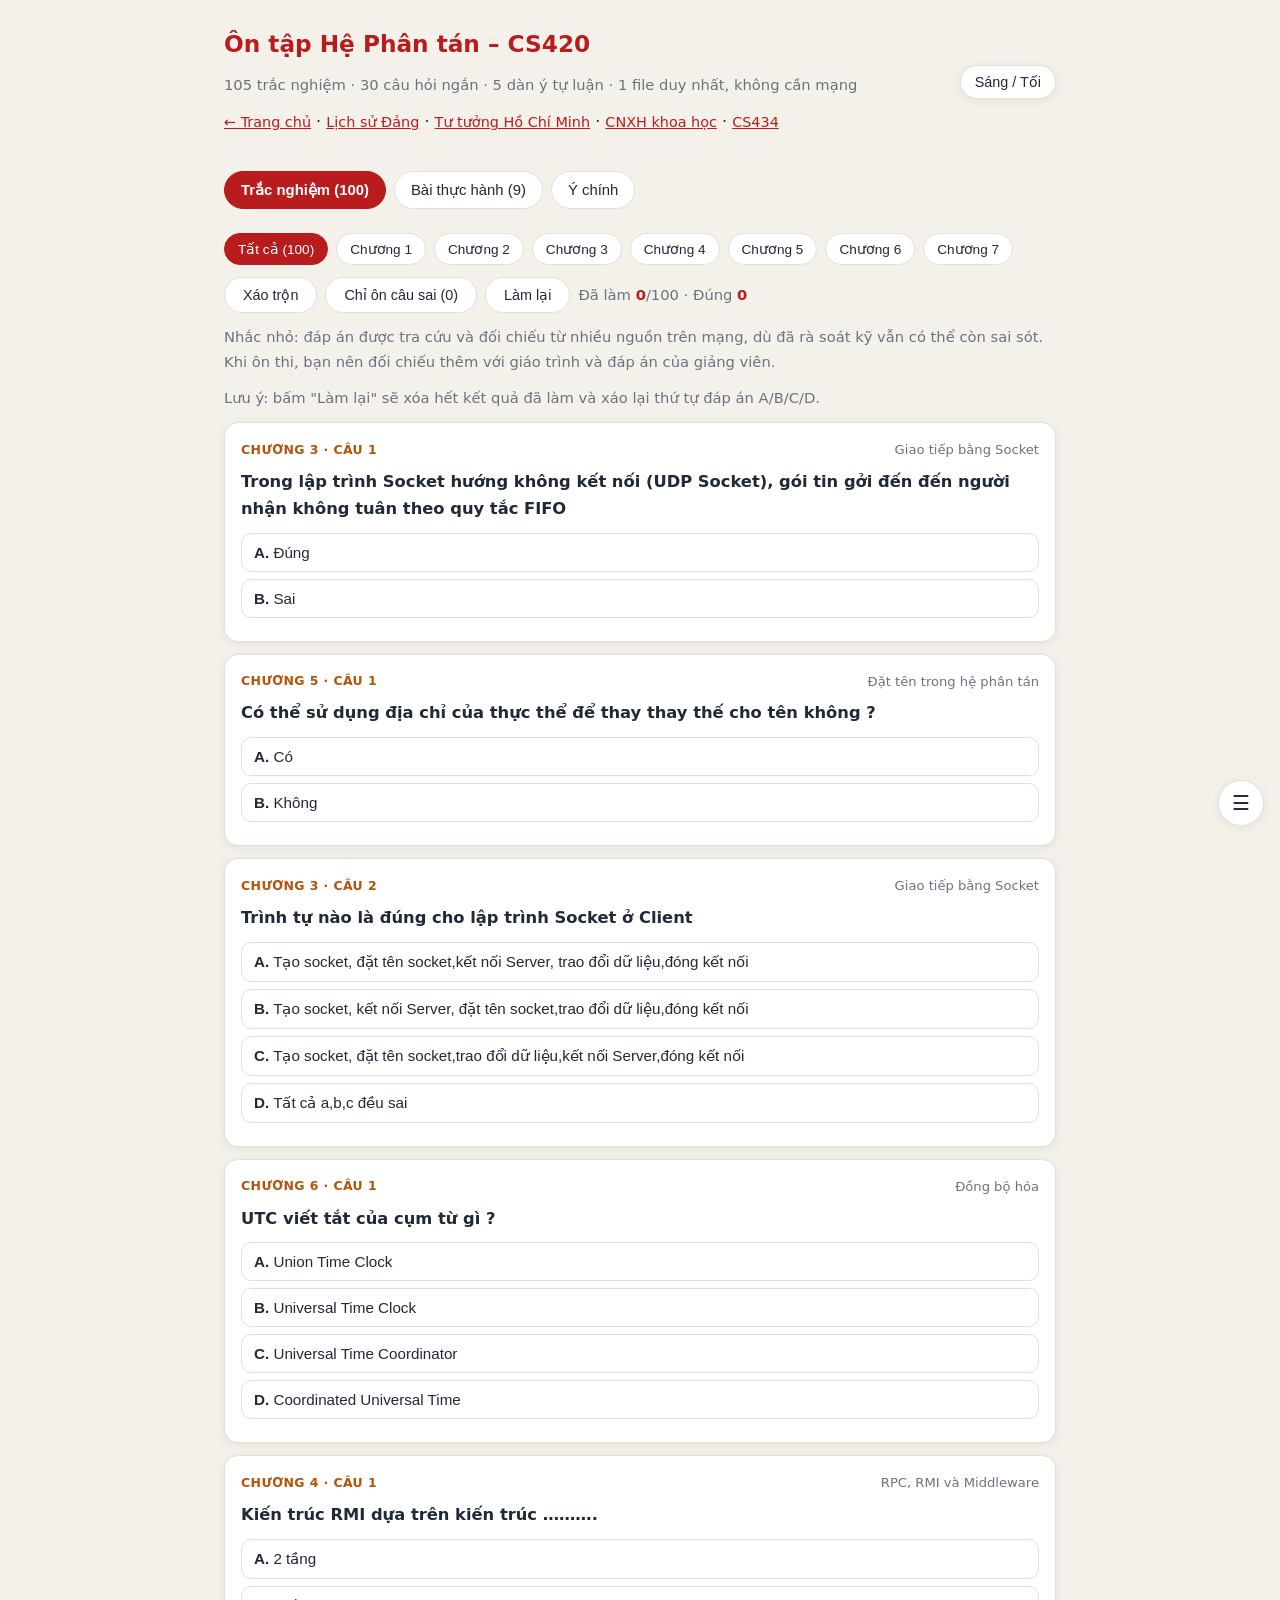
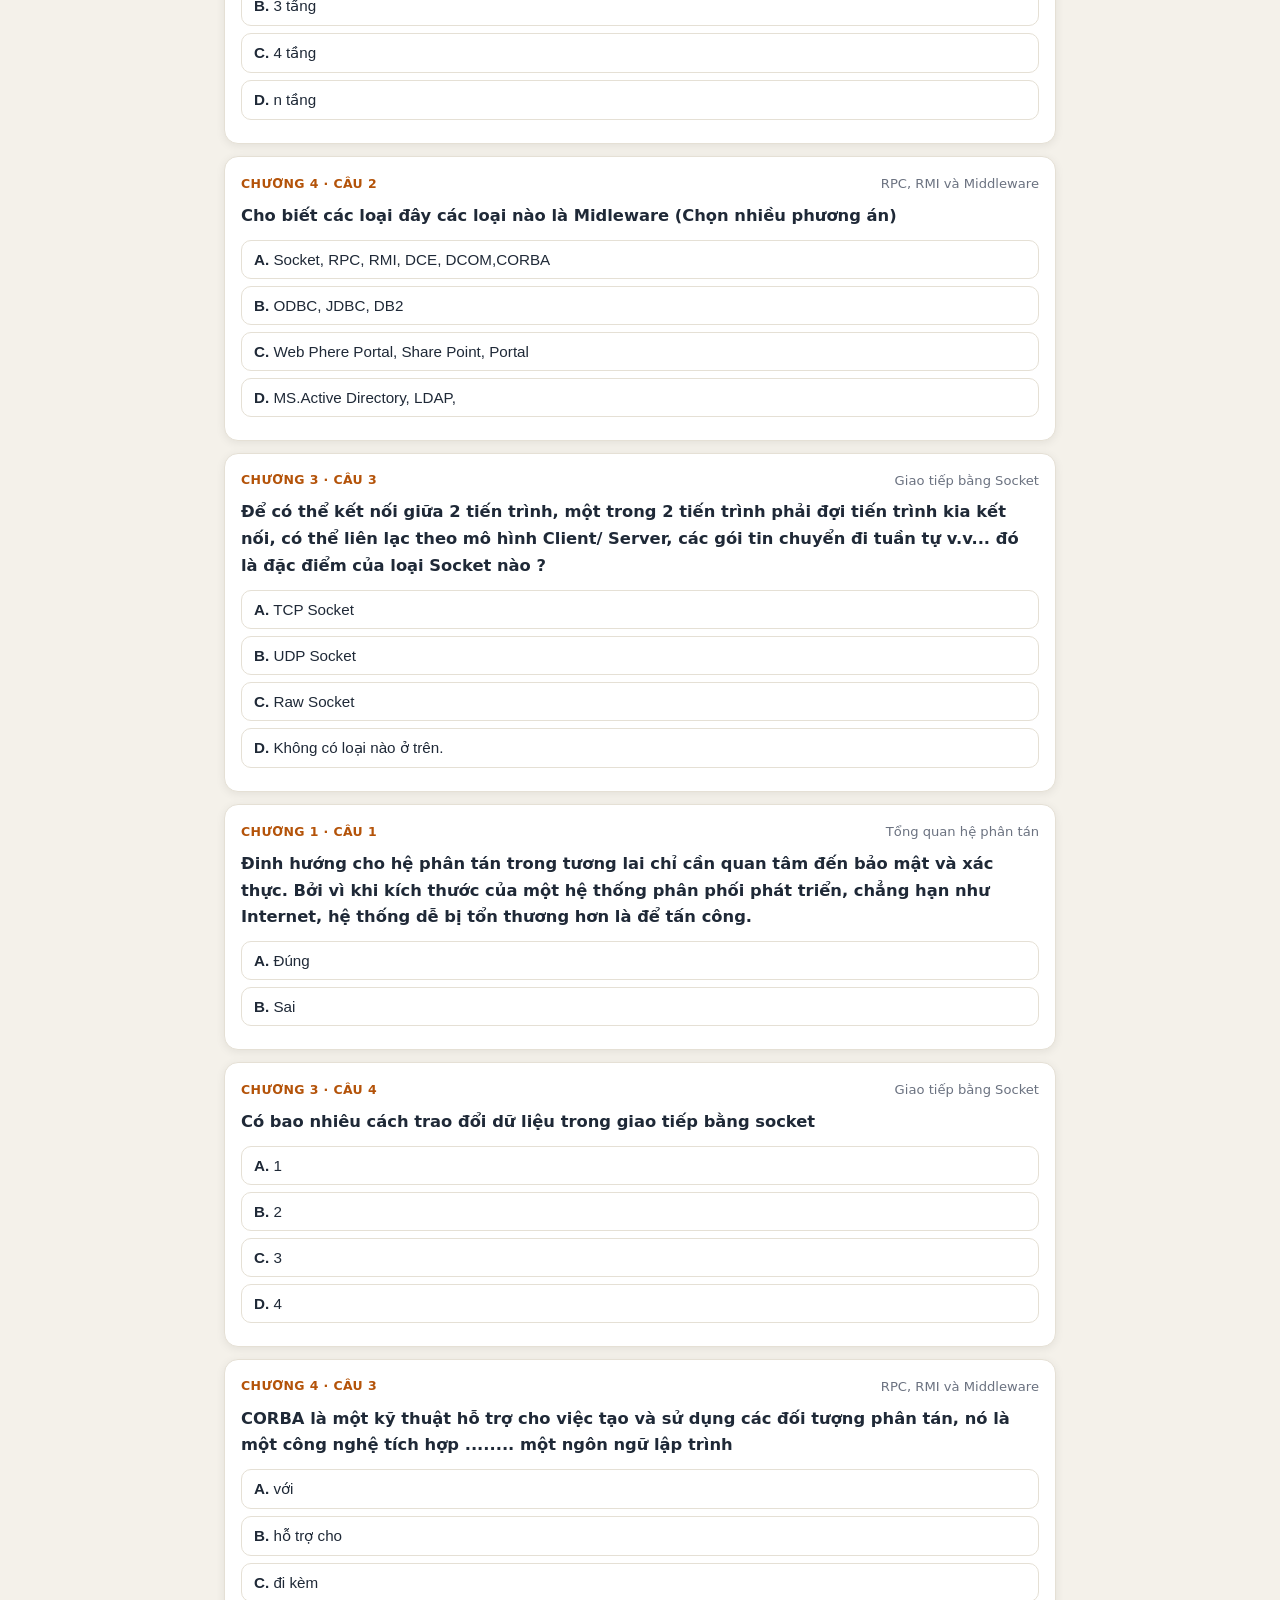
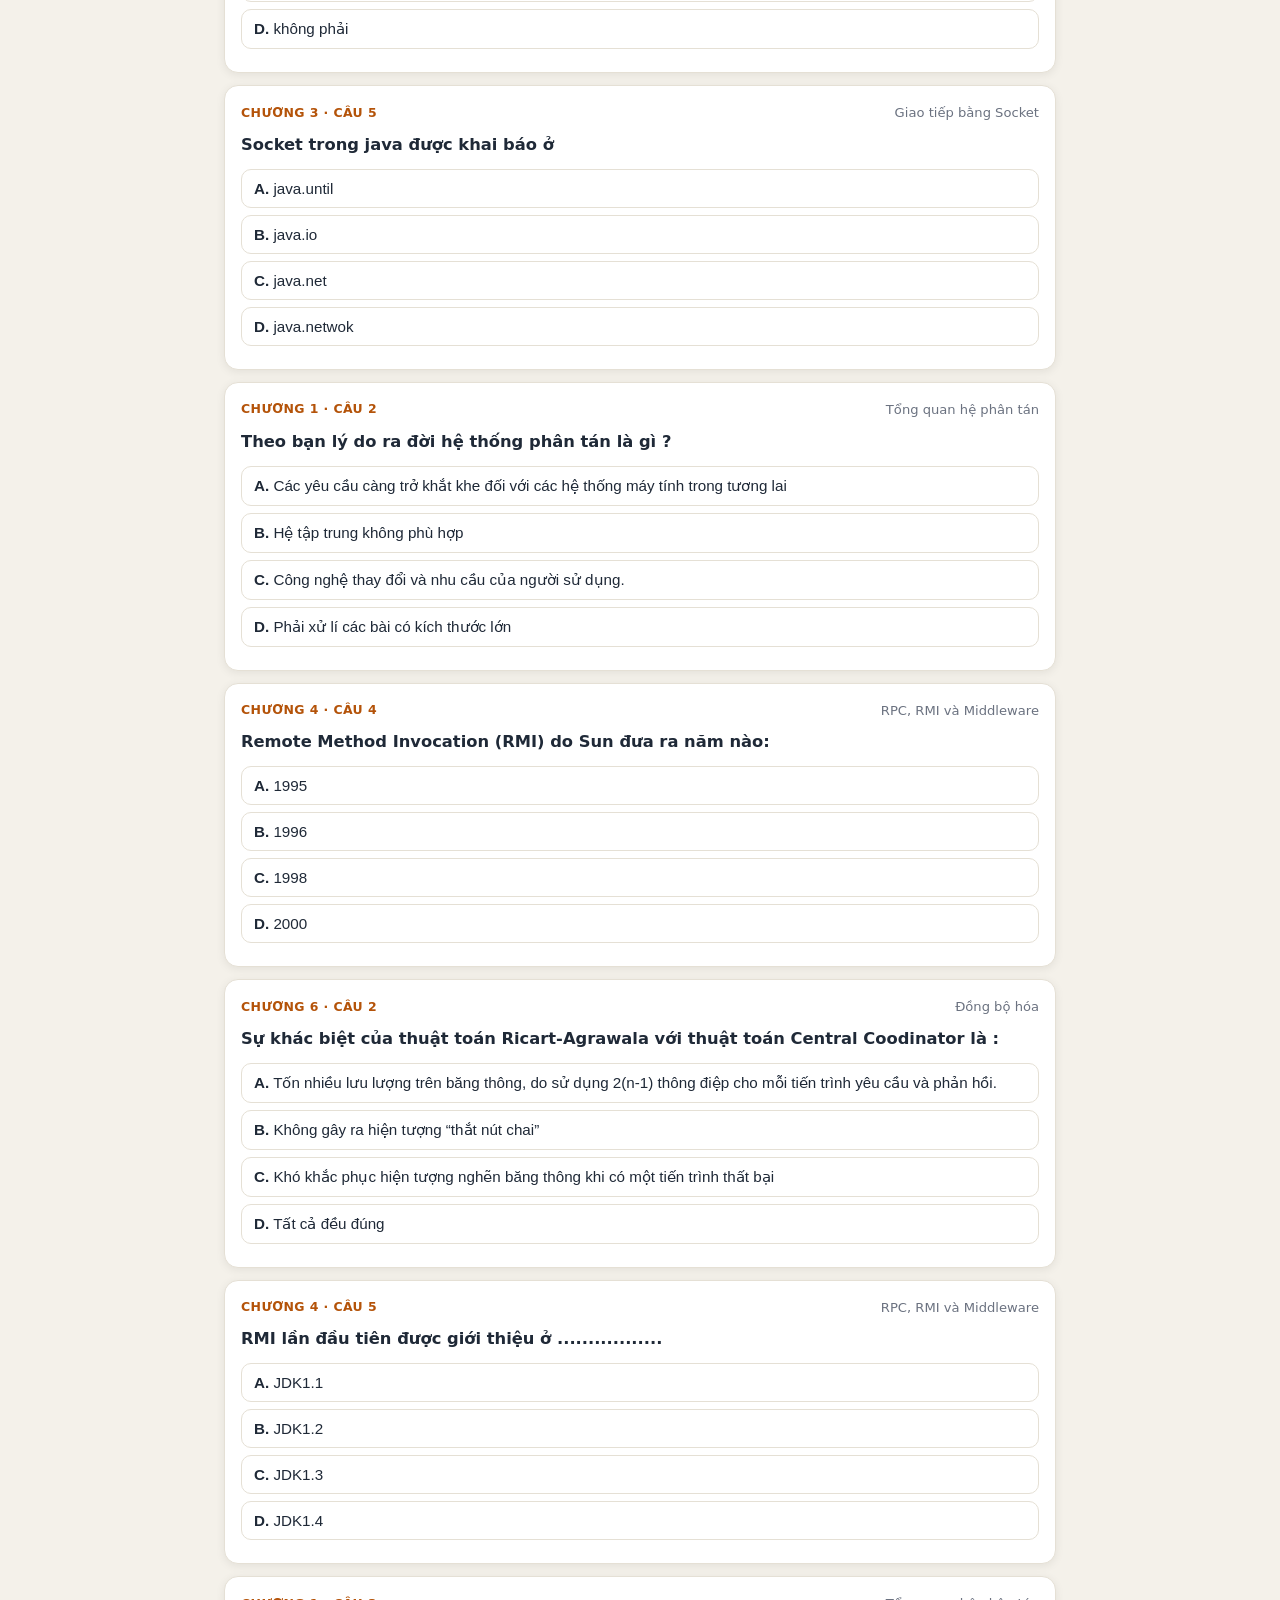
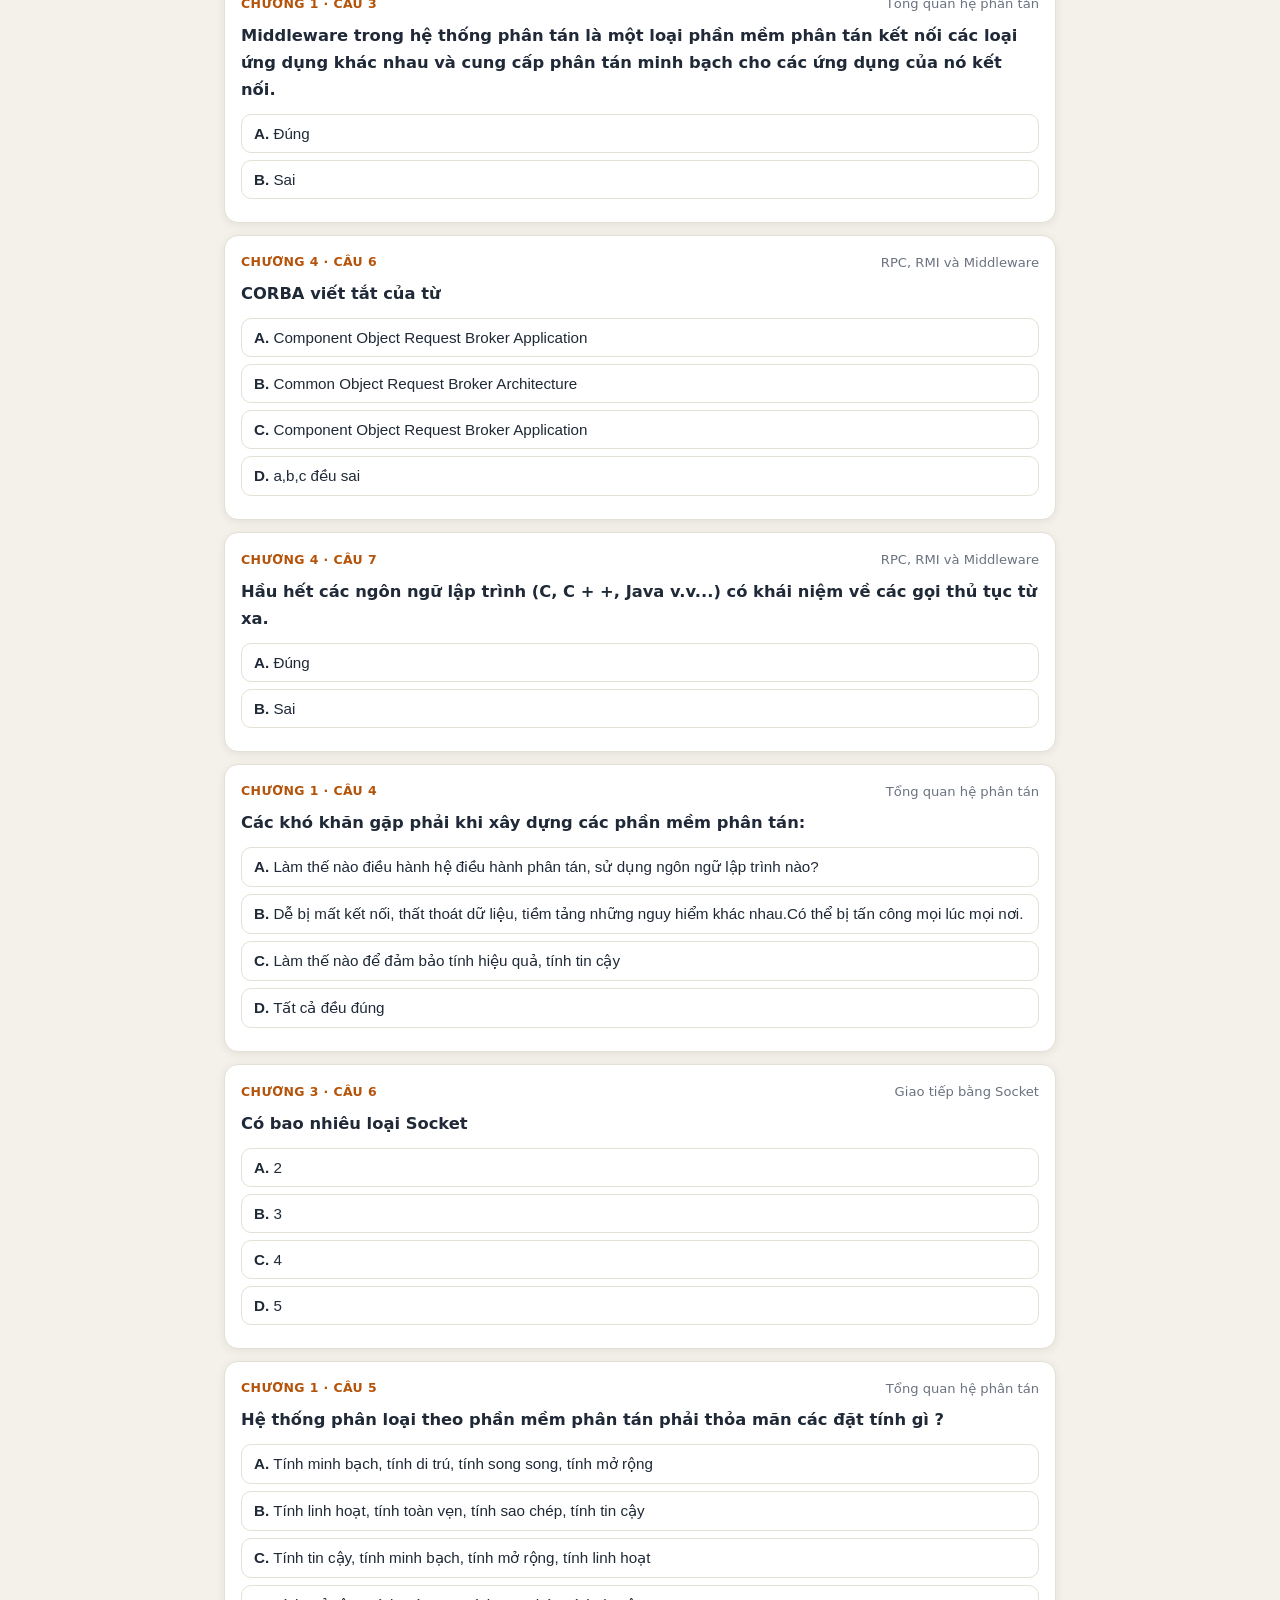
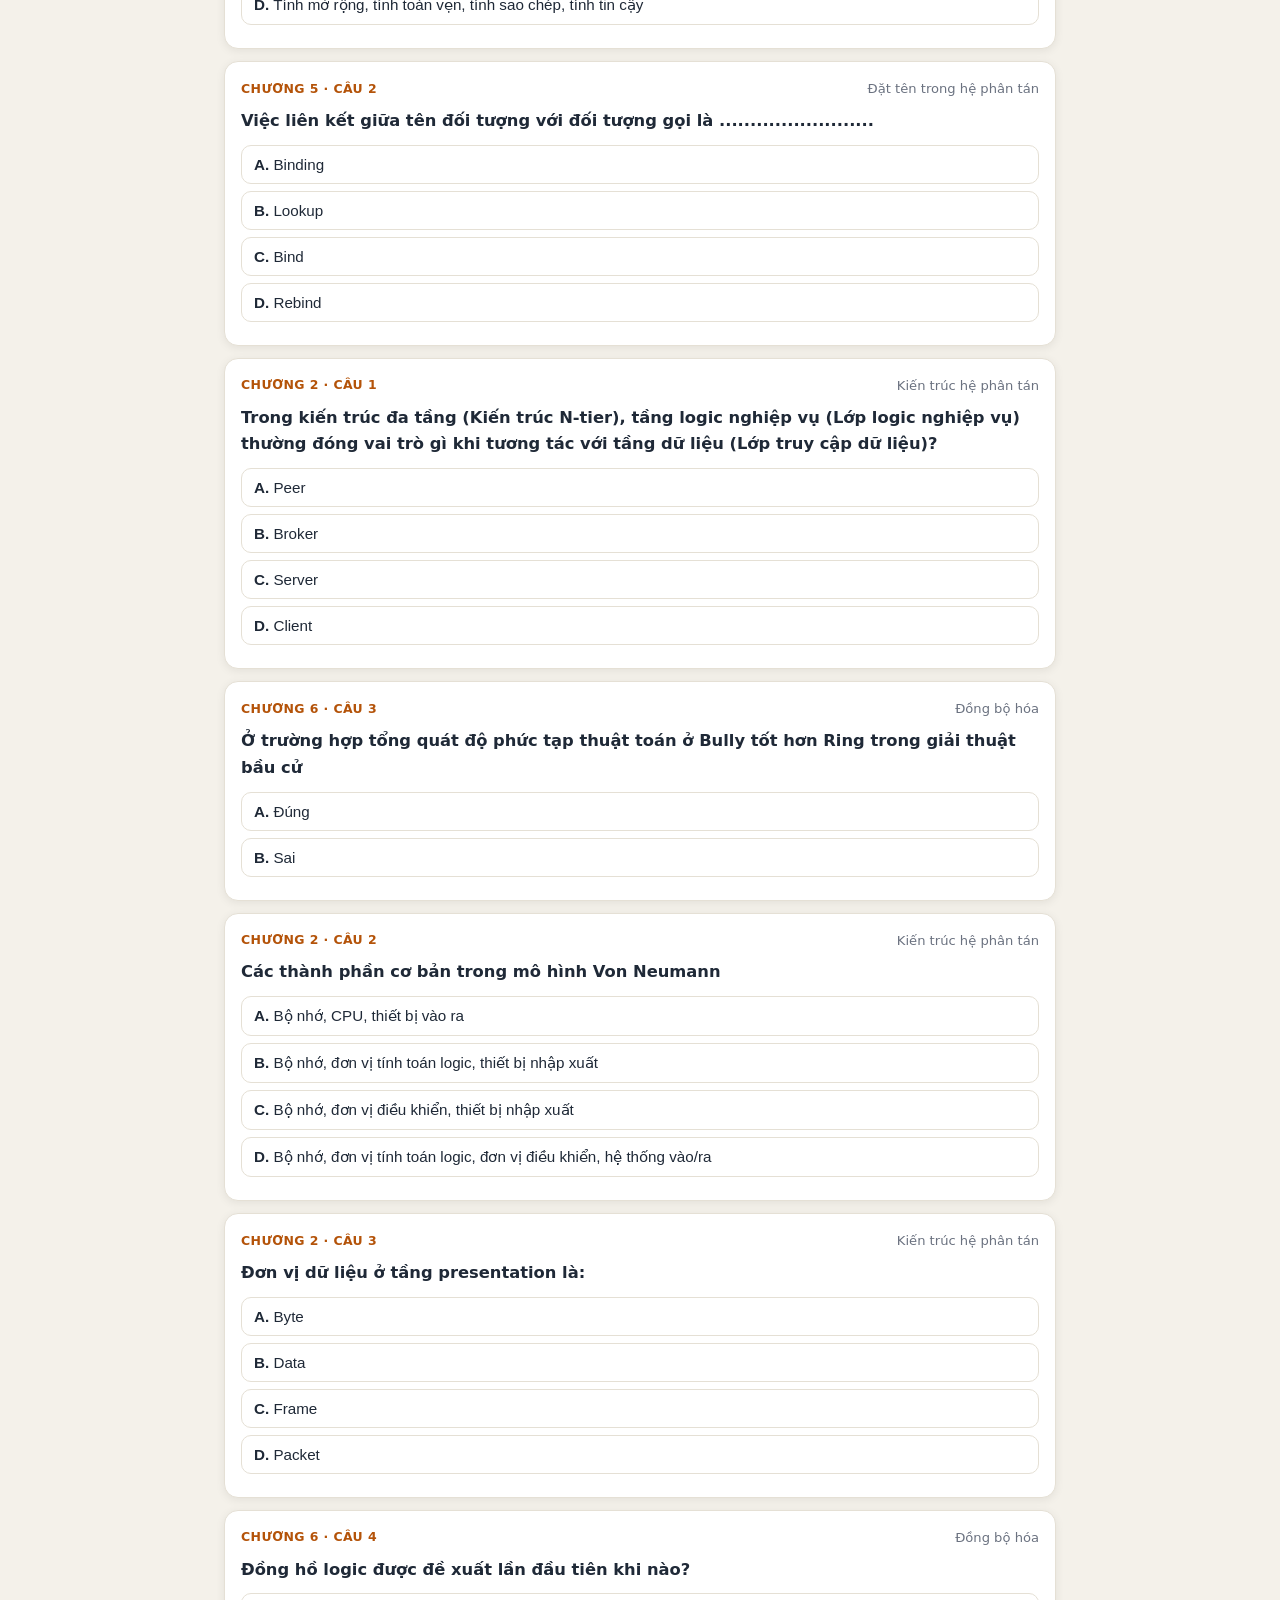
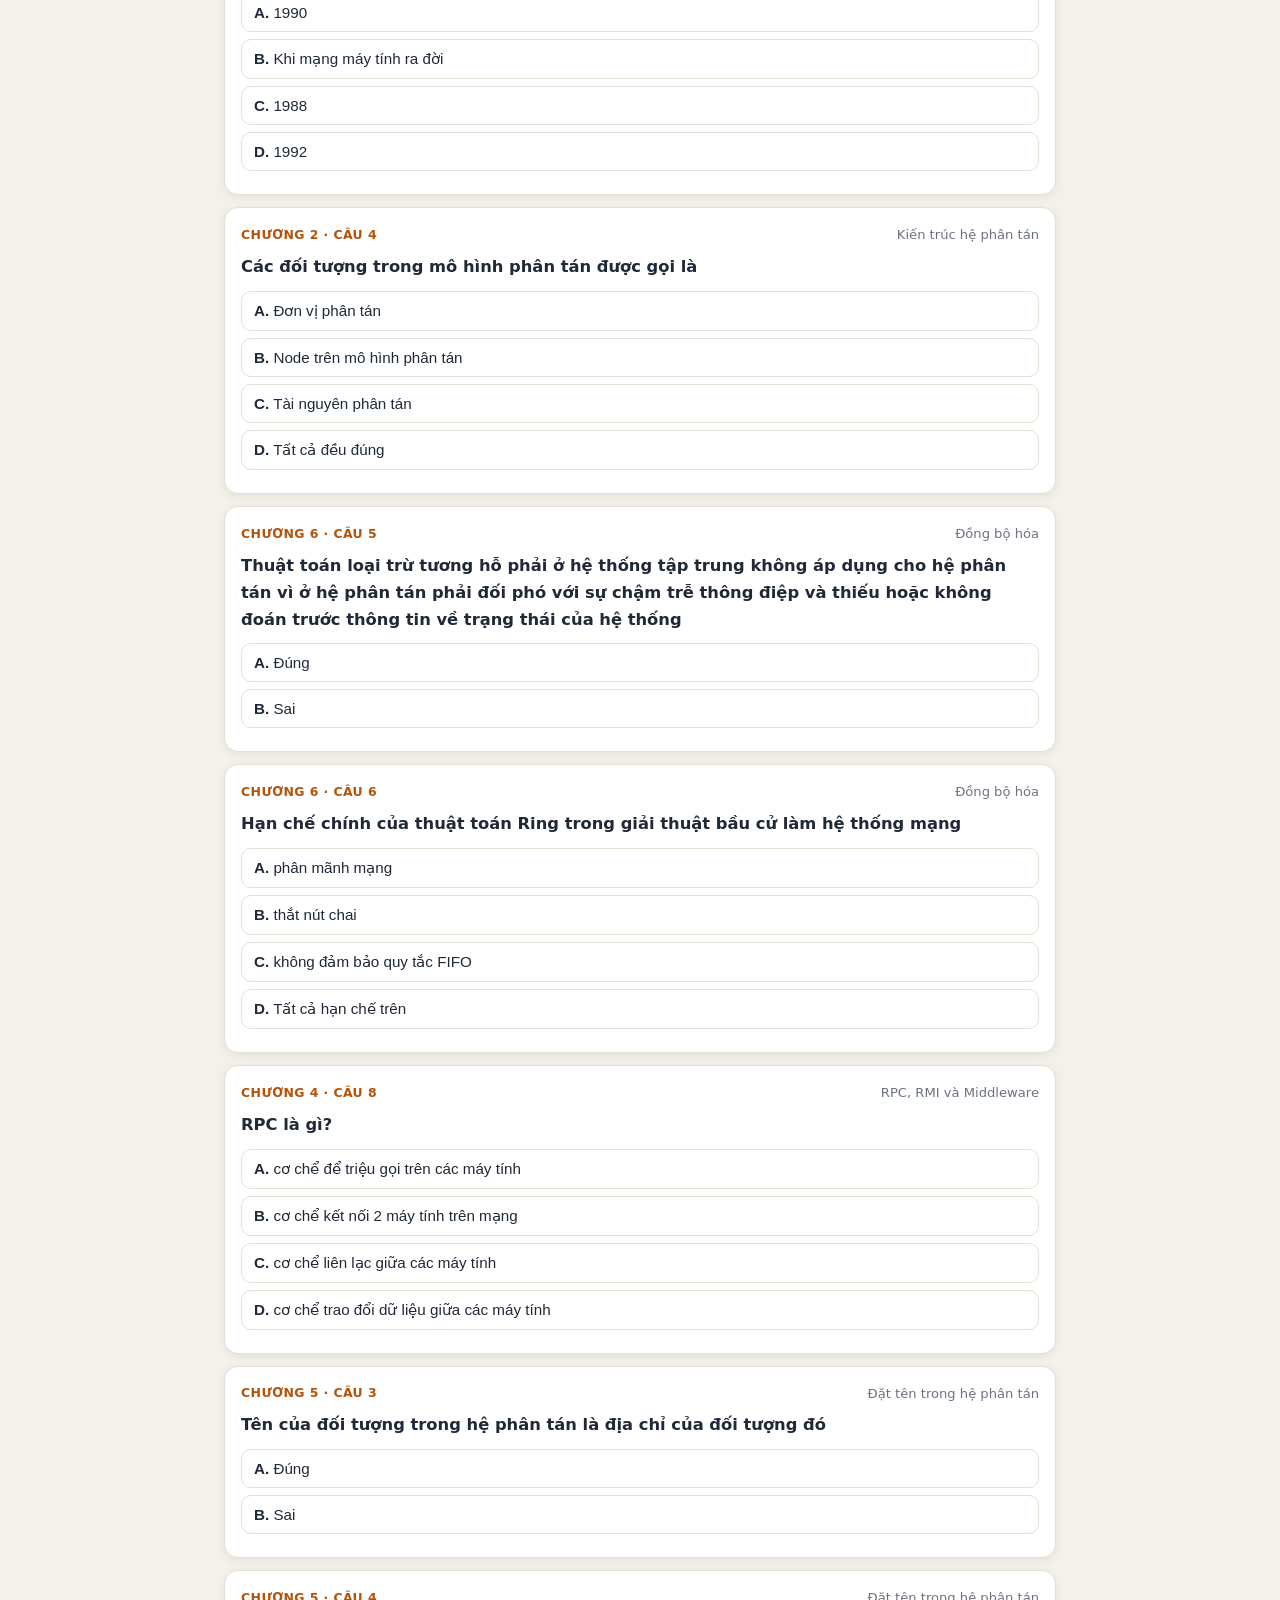
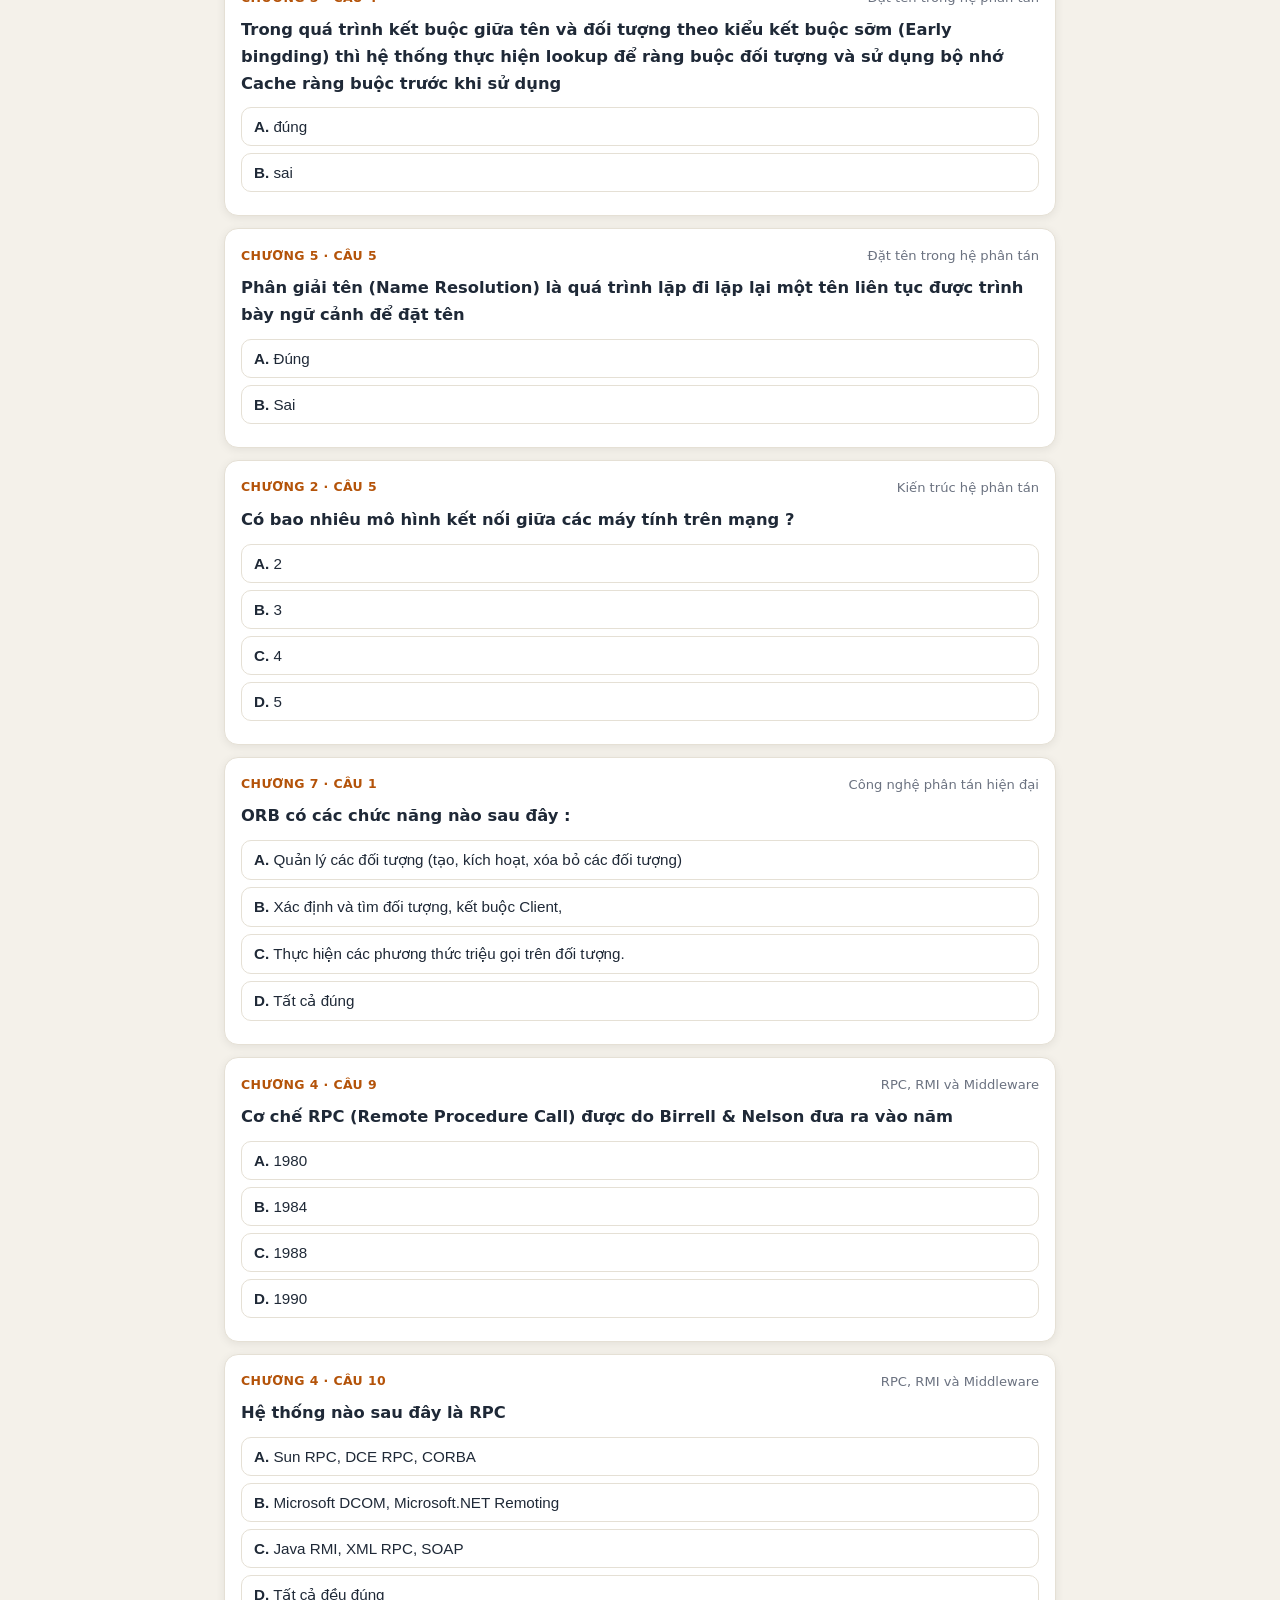
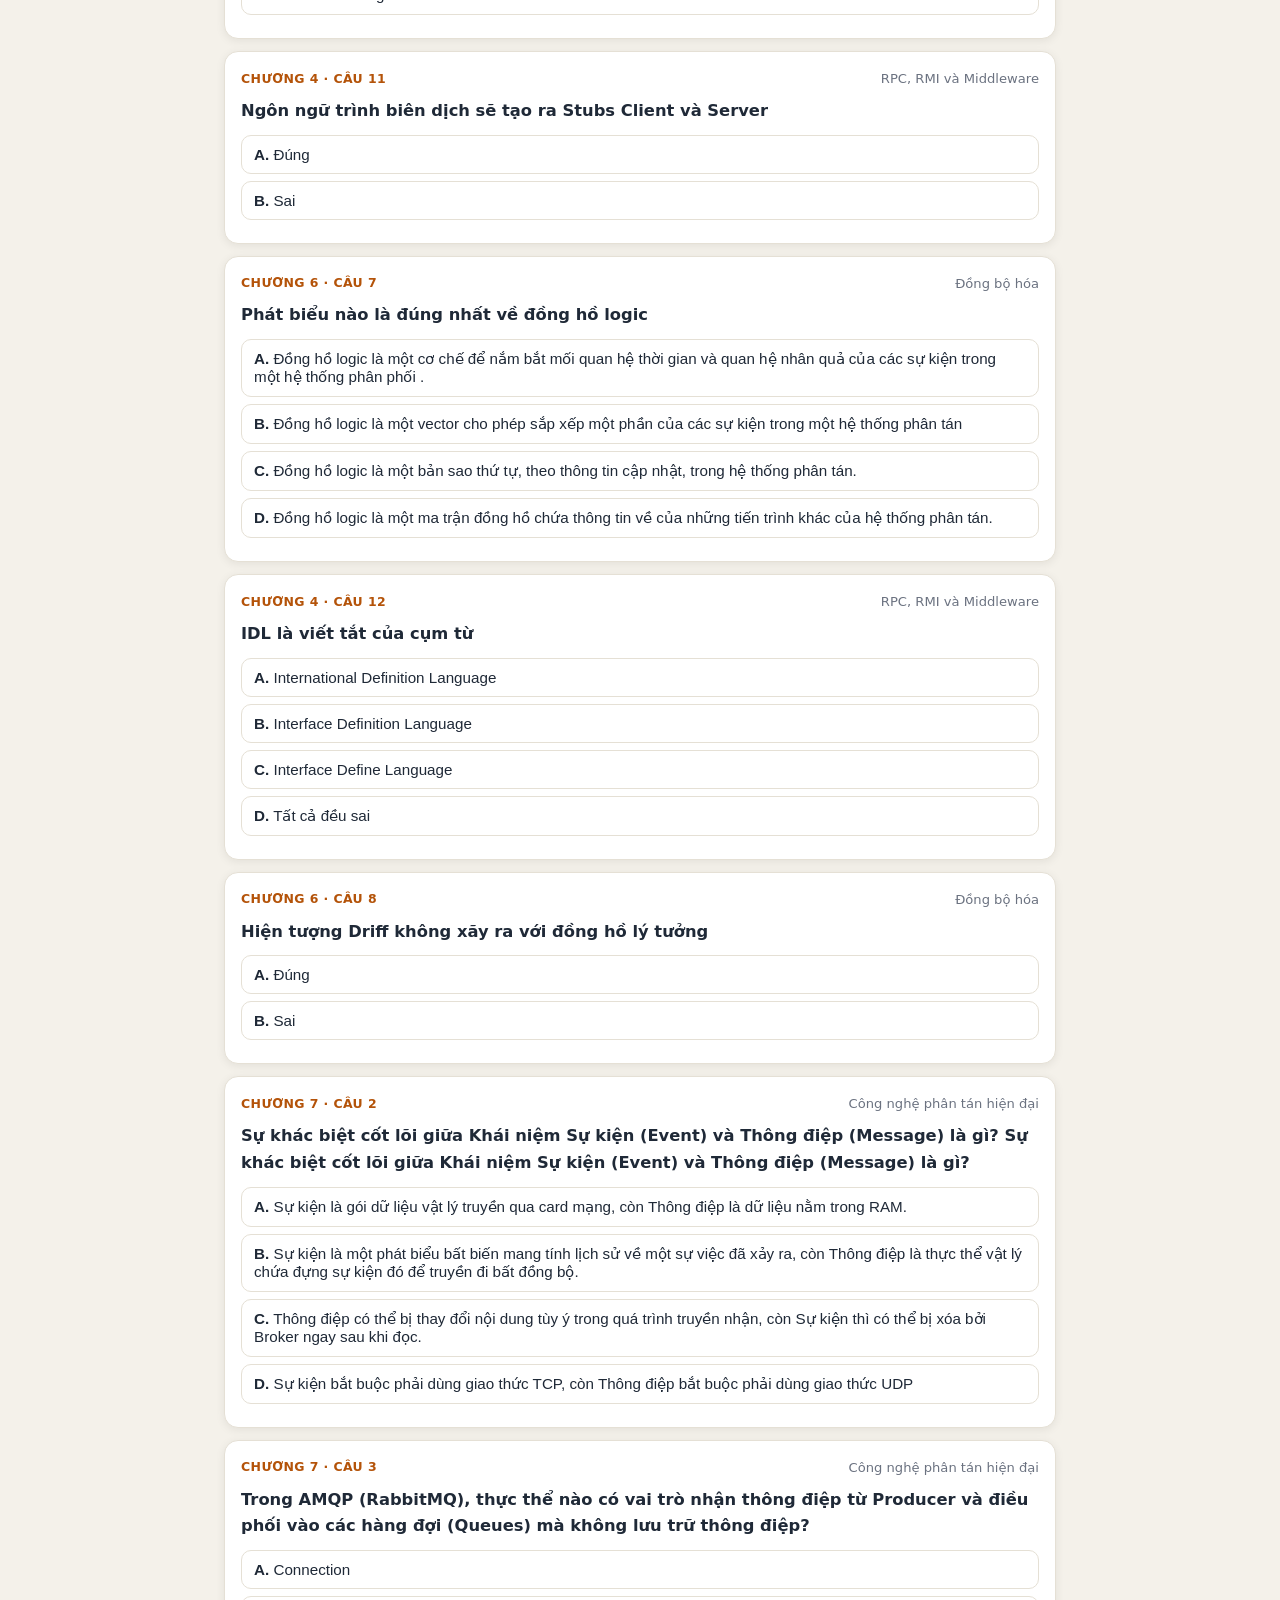
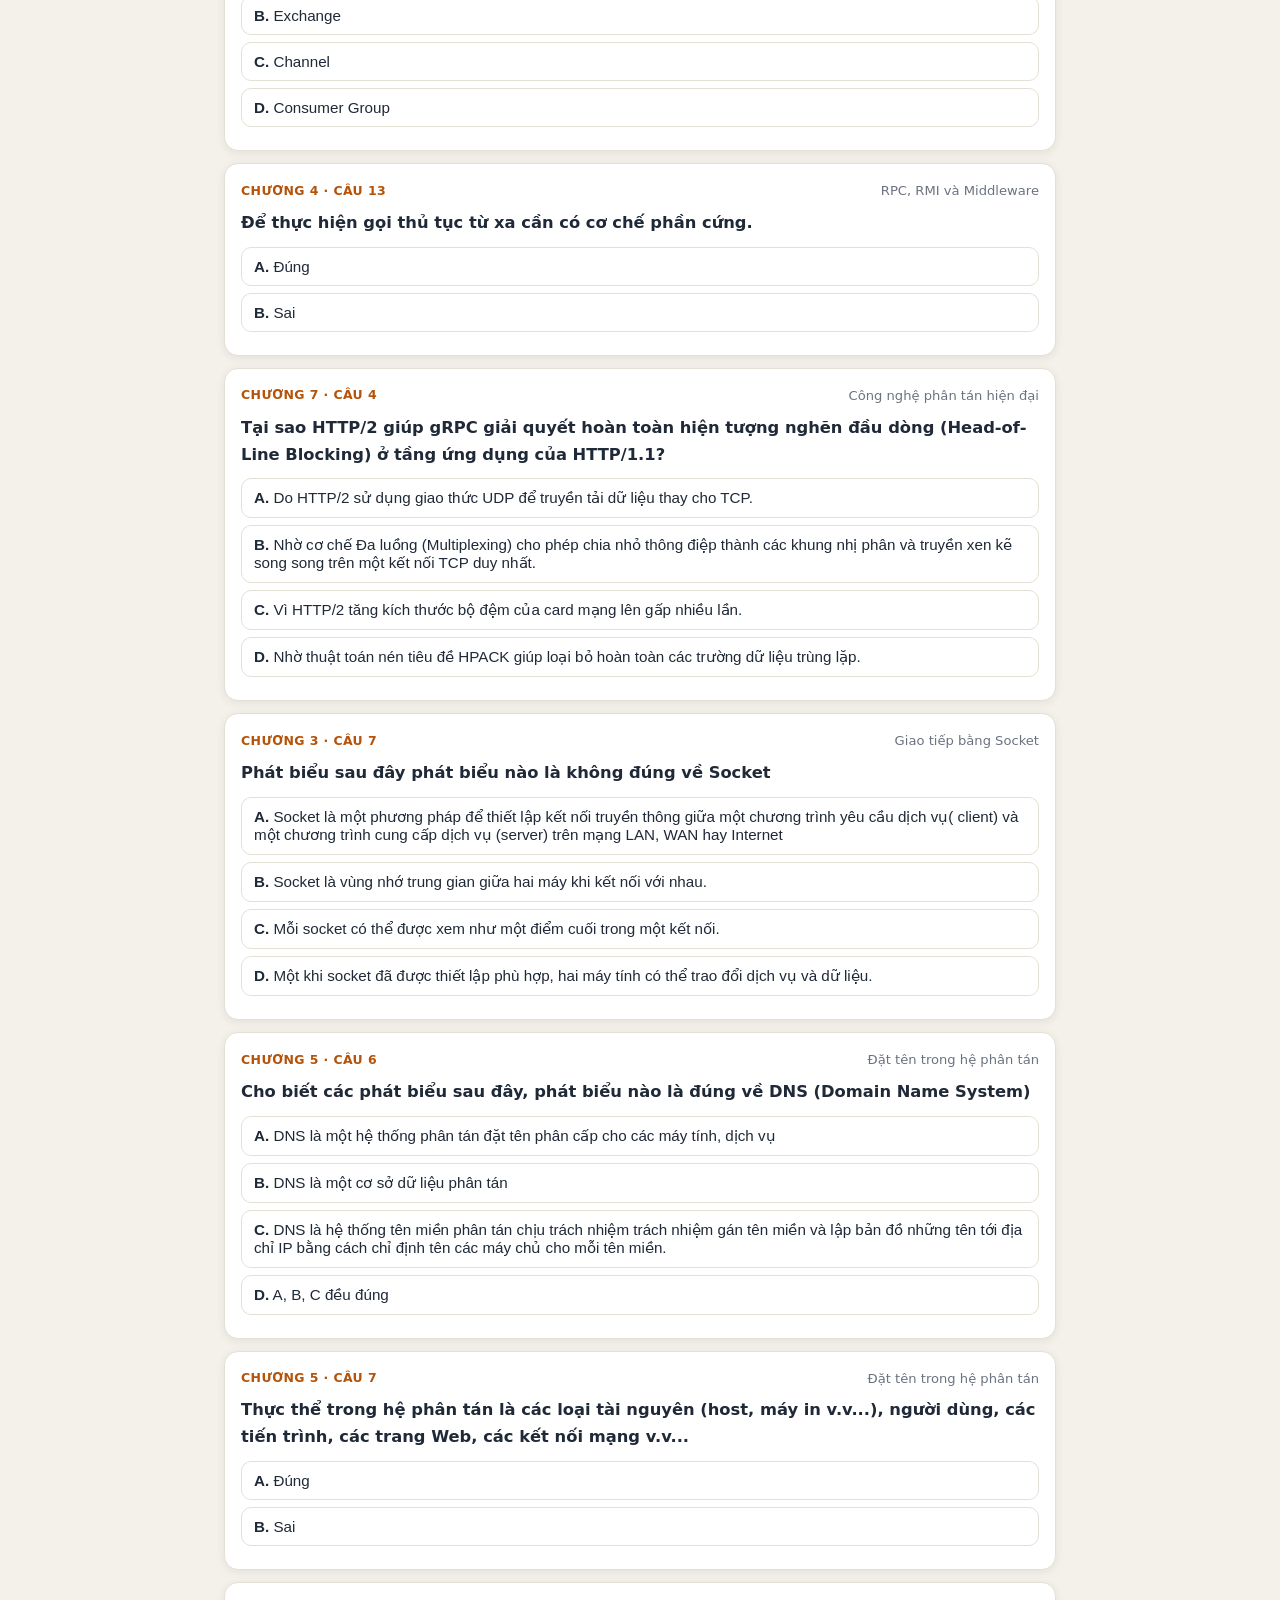
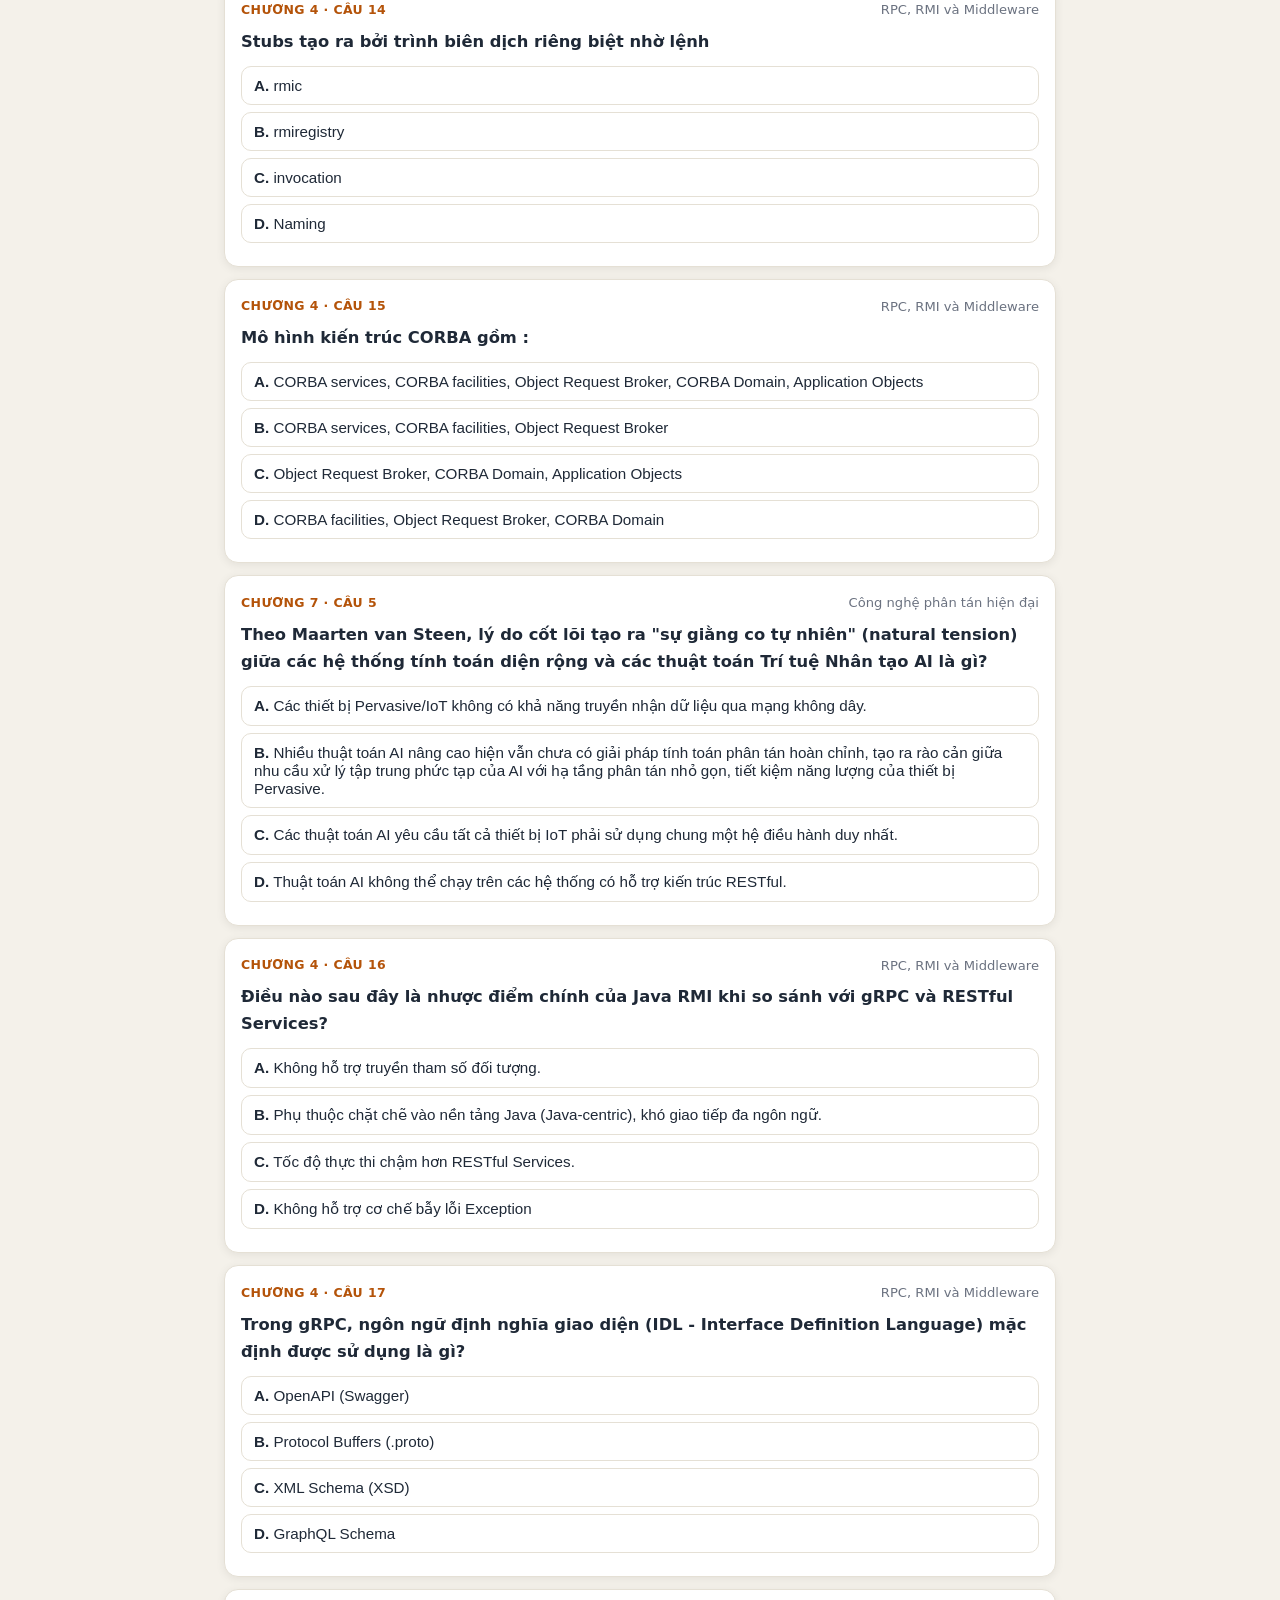
<file: cs420/fix-cs420-CS420.html>
<!DOCTYPE html>
<html lang="vi">
<head>
<meta charset="UTF-8">
<meta name="viewport" content="width=device-width, initial-scale=1.0">
<title>Ôn tập Hệ Phân tán – CS420</title>
<style>
:root{
  --bg:#f4f1ea; --card:#ffffff; --ink:#1f2937; --muted:#6b7280;
  --accent:#b91c1c; --accent-soft:#fee2e2; --gold:#b45309;
  --ok:#15803d; --ok-soft:#dcfce7; --bad:#b91c1c; --bad-soft:#fee2e2;
  --line:#e5e0d5; --shadow:0 2px 10px rgba(0,0,0,.07);
}
body.dark{
  --bg:#141210; --card:#1f1c18; --ink:#e9e2d6; --muted:#a8a094;
  --accent:#f87171; --accent-soft:#3b1d1d; --gold:#fbbf24;
  --ok:#4ade80; --ok-soft:#14331f; --bad:#f87171; --bad-soft:#3b1d1d;
  --line:#38322a; --shadow:0 2px 10px rgba(0,0,0,.4);
}
*{box-sizing:border-box}
body{margin:0;font-family:"Segoe UI",system-ui,-apple-system,sans-serif;background:var(--bg);color:var(--ink);line-height:1.65}
.wrap{max-width:860px;margin:0 auto;padding:16px 14px 80px}
header.top{display:flex;align-items:center;justify-content:space-between;gap:10px;margin-bottom:6px}
h1{font-size:1.45rem;margin:.4em 0;color:var(--accent)}
.sub{color:var(--muted);font-size:.92rem;margin:0 0 12px}
.theme-btn{background:var(--card);border:1px solid var(--line);color:var(--ink);border-radius:999px;padding:8px 14px;cursor:pointer;font-size:.9rem;box-shadow:var(--shadow)}
.tabs{display:flex;gap:8px;flex-wrap:wrap;margin:14px 0;position:sticky;top:0;background:var(--bg);padding:10px 0;z-index:5}
.tab{border:1px solid var(--line);background:var(--card);color:var(--ink);border-radius:999px;padding:9px 16px;cursor:pointer;font-size:.93rem}
.tab.active{background:var(--accent);color:#fff;border-color:var(--accent);font-weight:600}
.panel{display:none}.panel.active{display:block}
.card{background:var(--card);border:1px solid var(--line);border-radius:14px;padding:16px;margin:12px 0;box-shadow:var(--shadow)}
.chips{display:flex;gap:8px;flex-wrap:wrap;margin:10px 0}
.chip{border:1px solid var(--line);background:var(--card);color:var(--ink);border-radius:999px;padding:7px 13px;cursor:pointer;font-size:.85rem}
.chip.active{background:var(--accent);color:#fff;border-color:var(--accent)}
.q-head{display:flex;justify-content:space-between;align-items:center;gap:8px;margin-bottom:8px}
.q-tag{font-size:.78rem;color:var(--gold);font-weight:700;text-transform:uppercase;letter-spacing:.4px}
.q-num{font-size:.82rem;color:var(--muted)}
.q-text{font-weight:600;margin:0 0 10px;font-size:1.02rem}
.opt{display:block;width:100%;text-align:left;background:var(--card);border:1px solid var(--line);color:var(--ink);border-radius:10px;padding:10px 12px;margin:7px 0;cursor:pointer;font-size:.95rem;transition:background .15s}
.opt:hover:not(:disabled){border-color:var(--accent)}
.opt:disabled{cursor:default;opacity:.95}
.opt.correct{background:var(--ok-soft);border-color:var(--ok);color:var(--ok);font-weight:600}
.opt.wrong{background:var(--bad-soft);border-color:var(--bad);color:var(--bad)}
.tip{display:none;background:var(--accent-soft);border-left:4px solid var(--accent);border-radius:0 10px 10px 0;padding:10px 12px;margin-top:10px;font-size:.9rem}
.tip.show{display:block}
.tip b{color:var(--accent)}
.toolbar{display:flex;gap:8px;flex-wrap:wrap;align-items:center;margin:12px 0}
.btn{background:var(--accent);color:#fff;border:none;border-radius:999px;padding:9px 18px;cursor:pointer;font-size:.9rem}
.btn.ghost{background:var(--card);color:var(--ink);border:1px solid var(--line)}
.score{font-size:.92rem;color:var(--muted)}
.score b{color:var(--accent)}
/* muc luc cau hoi + nut len dau trang */
#qNavFab{position:fixed;right:16px;bottom:74px;width:46px;height:46px;border-radius:50%;background:var(--card);color:var(--ink);border:1px solid var(--line);font-size:20px;line-height:1;cursor:pointer;box-shadow:var(--shadow);z-index:60}
#qNavOverlay{position:fixed;inset:0;background:rgba(0,0,0,.5);display:none;align-items:center;justify-content:center;z-index:80;padding:16px}
#qNavOverlay.open{display:flex}
#qNavPopup{background:var(--card);color:var(--ink);border:1px solid var(--line);border-radius:14px;box-shadow:var(--shadow);max-width:430px;width:100%;max-height:72vh;display:flex;flex-direction:column}
.qnav-head{display:flex;align-items:center;justify-content:space-between;padding:12px 14px;border-bottom:1px solid var(--line)}
#qNavClose{border:1px solid var(--line);background:transparent;color:var(--ink);border-radius:8px;width:32px;height:32px;cursor:pointer;font-size:15px;line-height:1}
#qNav{display:grid;grid-template-columns:repeat(auto-fill,minmax(42px,1fr));gap:8px;padding:14px;overflow-y:auto}
.qn{padding:8px 0;border:1px solid var(--line);border-radius:8px;background:var(--card);color:var(--ink);font-weight:700;cursor:pointer;font-size:.85rem}
.qn.ok{background:#16a34a;border-color:#16a34a;color:#fff}
.qn.bad{background:#dc2626;border-color:#dc2626;color:#fff}
.qnl{grid-column:1/-1;display:block;width:100%;text-align:left;padding:10px 12px;border:1px solid var(--line);border-radius:10px;background:var(--card);color:var(--ink);cursor:pointer;font-size:.9rem}
.card.flash{outline:2px solid var(--accent);outline-offset:2px}
#toTop{position:fixed;right:16px;bottom:16px;width:46px;height:46px;border-radius:50%;border:none;background:var(--accent);color:#fff;font-size:22px;line-height:1;cursor:pointer;box-shadow:var(--shadow);display:none;z-index:60}
#toTop.show{display:block}
/* essay */
.acc{border:1px solid var(--line);border-radius:14px;margin:12px 0;background:var(--card);box-shadow:var(--shadow);overflow:hidden}
.acc-head{padding:15px 16px;cursor:pointer;font-weight:700;display:flex;justify-content:space-between;gap:10px;align-items:center}
.acc-head:hover{background:var(--accent-soft)}
.acc-body{display:none;padding:4px 18px 18px}
.acc.open .acc-body{display:block}
.acc-body h4{color:var(--accent);margin:14px 0 6px;font-size:.98rem}
.acc-body ul{margin:6px 0;padding-left:20px}
.acc-body li{margin:5px 0;font-size:.94rem}
.kw{background:var(--accent-soft);border-radius:6px;padding:1px 7px;font-size:.88em;color:var(--accent);font-weight:600;white-space:nowrap}
/* key points */
.tl{position:relative;margin:14px 0 14px 8px;padding-left:22px;border-left:3px solid var(--accent)}
.tl-item{margin:0 0 16px;position:relative}
.tl-item::before{content:"";position:absolute;left:-30px;top:6px;width:12px;height:12px;border-radius:50%;background:var(--accent)}
.tl-year{font-weight:800;color:var(--accent)}
.formula{background:var(--card);border:1px dashed var(--accent);border-radius:12px;padding:12px 14px;margin:10px 0;font-size:.95rem}
.formula b{color:var(--accent)}
footer.note{margin-top:26px;color:var(--muted);font-size:.85rem;border-top:1px solid var(--line);padding-top:14px}
@media(max-width:640px){
  .wrap{padding:12px 10px 60px}
  h1{font-size:1.15rem}
  .sub{font-size:.84rem}
  header.top{align-items:flex-start}
  .theme-btn{padding:7px 12px;font-size:.8rem;flex:0 0 auto}
  .tabs{flex-wrap:nowrap;overflow-x:auto;gap:6px;padding:8px 2px;scrollbar-width:none;-webkit-overflow-scrolling:touch}
  .tabs::-webkit-scrollbar{display:none}
  .tab{flex:0 0 auto;padding:8px 13px;font-size:.84rem}
  .chips{gap:6px}
  .chip{padding:6px 11px;font-size:.8rem}
  .toolbar{gap:6px}
  .btn{padding:8px 14px;font-size:.84rem}
  .score{font-size:.84rem;width:100%}
  .card{padding:13px 12px}
  .q-text{font-size:.97rem}
  .q-head{flex-wrap:wrap;gap:4px}
  .q-num{font-size:.74rem}
  .opt{padding:9px 10px;font-size:.9rem}
  .tip{font-size:.86rem}
  .acc-head{padding:13px 14px;font-size:.94rem}
  .tl{margin-left:4px}
}
.codeblock{background:#1e1e2e;color:#cdd6f4;border-radius:0 0 10px 10px;padding:14px 16px;overflow-x:auto;font-size:.82rem;line-height:1.5;margin:0;font-family:Consolas,Menlo,monospace;white-space:pre}
.codewrap{margin:12px 0 4px;border-radius:10px;overflow:hidden}
.codehead{display:flex;justify-content:space-between;align-items:center;background:#313244;color:#cdd6f4;padding:8px 14px;font-size:.8rem;font-family:Consolas,Menlo,monospace}
.copybtn{background:var(--accent);color:#fff;border:none;border-radius:6px;padding:4px 12px;font-size:.75rem;cursor:pointer}
.copybtn:hover{opacity:.85}
</style>
</head>
<body>
<div class="wrap">
<header class="top">
  <div>
    <h1>Ôn tập Hệ Phân tán – CS420</h1>
    <p class="sub">105 trắc nghiệm &middot; 30 câu hỏi ngắn &middot; 5 dàn ý tự luận &middot; 1 file duy nhất, không cần mạng</p>
    <p style="margin:0 0 12px"><a href="../" style="color:var(--accent);font-size:.9rem">&larr; Trang chủ</a> &middot; <a href="../lsd/" style="color:var(--accent);font-size:.9rem">Lịch sử Đảng</a> &middot; <a href="../pos361/" style="color:var(--accent);font-size:.9rem">Tư tưởng Hồ Chí Minh</a> &middot; <a href="../pos351/" style="color:var(--accent);font-size:.9rem">CNXH khoa học</a> &middot; <a href="../cs434/" style="color:var(--accent);font-size:.9rem">CS434</a></p>
  </div>
  <button class="theme-btn" id="themeBtn" title="Đổi giao diện sáng/tối">Sáng / Tối</button>
</header>

<nav class="tabs">
  <button class="tab active" data-tab="quiz">Trắc nghiệm (100)</button>
  <button class="tab" data-tab="essay">Bài thực hành (9)</button>
  <button class="tab" data-tab="keys">Ý chính</button>
</nav>

<!-- ============ QUIZ ============ -->
<section class="panel active" id="panel-quiz">
  <div class="chips" id="chapChips"></div>
  <div class="toolbar">
    <button class="btn ghost" id="shuffleBtn">Xáo trộn</button>
    <button class="btn ghost" id="wrongBtn">Chỉ ôn câu sai (<span id="wrongCount">0</span>)</button>
    <button class="btn ghost" id="resetBtn">Làm lại</button>
    <span class="score" id="scoreLine">Đã làm <b>0</b>/105 &middot; Đúng <b>0</b></span>
  </div>
  <p class="sub">Nhắc nhỏ: đáp án được tra cứu và đối chiếu từ nhiều nguồn trên mạng, dù đã rà soát kỹ vẫn có thể còn sai sót. Khi ôn thi, bạn nên đối chiếu thêm với giáo trình và đáp án của giảng viên.</p>
  <p class="sub">Lưu ý: bấm "Làm lại" sẽ xóa hết kết quả đã làm và xáo lại thứ tự đáp án A/B/C/D.</p>
  <div id="quizList"></div>
</section>

<!-- ============ CÂU HỎI NGẮN ============ -->
<section class="panel" id="panel-flash">
  <div class="toolbar">
    <button class="btn ghost" id="fcShuffle">Xáo trộn thứ tự</button>
    <span class="score">Đáp án hiện ngay bên dưới mỗi câu hỏi</span>
  </div>
  <div id="flashList"></div>
</section>

<!-- ============ ESSAY ============ -->
<section class="panel" id="panel-essay">
  <p class="sub">Chạm vào từng đề để mở dàn ý chi tiết. Mỗi dàn ý đều có sẵn đoạn <b>liên hệ sinh viên</b> dùng được cho nhiều đề.</p>
  <div id="essayList"></div>
</section>

<!-- ============ KEY POINTS ============ -->
<section class="panel" id="panel-keys">
  <div class="card">
    <h3 id="keysec-0" style="color:var(--accent);margin-top:0">Ý chính từng chương</h3>
    <h4>Chương 1 – Tổng quan hệ phân tán</h4>
    <ul>
      <li>Hệ phân tán: tập các máy tính <b>độc lập</b> giao tiếp với nhau như một <b>hệ thống thống nhất và toàn vẹn</b> (định nghĩa Tanenbaum).</li>
      <li>Ví dụ hệ phân tán: hệ thống file BitTorrent, các ứng dụng Web.</li>
      <li>Middleware: phần mềm phân tán kết nối các ứng dụng khác nhau, cung cấp <b>phân tán minh bạch</b>.</li>
      <li>Khó khăn khi xây dựng phần mềm phân tán: mất kết nối, thất thoát dữ liệu, tấn công; đảm bảo hiệu quả và tin cậy.</li>
      <li>Đánh giá ứng dụng phân tán dựa vào: khả năng chịu lỗi, khả năng mở rộng, sự phân tán tài nguyên.</li>
      <li>Ứng dụng phân tán được quan tâm nhờ: khả năng mở rộng, tính minh bạch vị trí, chịu lỗi và chia sẻ tài nguyên.</li>
    </ul>
    <h4>Chương 2 – Kiến trúc hệ phân tán</h4>
    <ul>
      <li>Kiến trúc N-tier: tầng logic nghiệp vụ đóng vai trò <b>Client</b> khi tương tác với tầng dữ liệu.</li>
      <li>Phân loại Flynn dựa vào: <b>số lượng dòng chỉ dẫn và số dòng dữ liệu</b> (SISD, SIMD, MISD, MIMD).</li>
      <li>Mô hình Von Neumann: bộ nhớ, đơn vị tính toán logic, đơn vị điều khiển, hệ thống vào/ra.</li>
      <li>Đơn vị dữ liệu ở tầng presentation: <b>Data</b>.</li>
      <li>Bộ nhớ chia sẻ vật lý: các CPU chia sẻ không gian địa chỉ chung, giao tiếp qua đọc/ghi nhớ.</li>
      <li>Điện toán đám mây (Cloud): đáp ứng tính sẵn sàng cao, độ tin cậy cao, khả năng mở rộng cao.</li>
      <li>Tính toán lưới (Grid): xử lý lượng dữ liệu lớn trên môi trường rộng lớn.</li>
    </ul>
    <h4>Chương 3 – Giao tiếp bằng Socket</h4>
    <ul>
      <li>3 loại Socket: <b>stream, datagram, raw</b>.</li>
      <li>TCP Socket: hướng kết nối, mô hình Client/Server, gói tin chuyển đi tuần tự.</li>
      <li>UDP Socket: không kết nối, gói tin <b>không tuân theo quy tắc FIFO</b>, cần kèm địa chỉ người nhận.</li>
      <li>Socket trong Java khai báo ở gói <b>java.net</b>.</li>
      <li>Socket hoạt động ở phía trên tầng 3 đến tầng Transport (giao diện giữa ứng dụng và giao vận).</li>
      <li>Trình tự lập trình Socket ở Client: tạo socket → kết nối Server → trao đổi dữ liệu → đóng kết nối.</li>
      <li>Trình tự ở Server: tạo socket → đặt tên (bind) → lắng nghe → chấp nhận kết nối → trao đổi dữ liệu → đóng.</li>
    </ul>
    <h4>Chương 4 – RPC, RMI và Middleware</h4>
    <ul>
      <li>RPC (Birrell & Nelson, <b>1984</b>): cơ chế triệu gọi thủ tục trên các máy tính.</li>
      <li>Các hệ thống RPC: Sun RPC, DCE RPC, CORBA, DCOM, .NET Remoting, Java RMI, XML-RPC, SOAP.</li>
      <li>Java RMI: Sun đưa ra, lần đầu trong <b>JDK 1.1</b>; kiến trúc 3 tầng (stub/skeleton, remote reference, transport).</li>
      <li>Stubs được tạo bởi trình biên dịch riêng <b>rmic</b>; đăng ký tên qua <b>rmiregistry/Naming</b>.</li>
      <li>Hạn chế của RMI so với gRPC/REST: <b>phụ thuộc chặt vào nền tảng Java</b>, khó giao tiếp đa ngôn ngữ.</li>
      <li>CORBA = <b>Common Object Request Broker Architecture</b>; IDL = <b>Interface Definition Language</b>.</li>
      <li>ORB: môi giới yêu cầu đối tượng — quản lý, tìm kiếm, kết buộc và triệu gọi phương thức trên đối tượng.</li>
      <li>Middleware gồm: Socket, RPC, RMI, DCE, DCOM, CORBA.</li>
      <li>gRPC dùng <b>Protocol Buffers (.proto)</b> làm IDL; HTTP/2 đa luồng (multiplexing) khử nghẽn đầu dòng.</li>
      <li>Định dạng phổ biến nhất của RESTful hiện nay: <b>JSON</b>.</li>
    </ul>
    <h4>Chương 5 – Đặt tên trong hệ phân tán</h4>
    <ul>
      <li><b>Tên</b> của đối tượng <b>không phải</b> là địa chỉ của nó (tách bạch để đảm bảo trong suốt vị trí).</li>
      <li>Liên kết tên đối tượng với đối tượng gọi là <b>Binding</b>; tra cứu là <b>Lookup</b>.</li>
      <li>3 kiểu ràng buộc: <b>static binding, early binding, late binding</b>.</li>
      <li>Early binding: lookup và cache ràng buộc trước khi sử dụng.</li>
      <li>Phân giải tên (Name Resolution): dịch tên ra dữ liệu về tài nguyên được đặt tên.</li>
      <li>DNS: hệ thống phân tán đặt tên phân cấp, cơ sở dữ liệu phân tán ánh xạ tên miền → địa chỉ IP.</li>
      <li>Các dạng tên thực thể: tên thông thường, địa chỉ, định danh.</li>
    </ul>
    <h4>Chương 6 – Đồng bộ hóa</h4>
    <ul>
      <li>UTC = <b>Coordinated Universal Time</b>.</li>
      <li>Đồng hồ lý tưởng: dC/dt = 1 chính xác; <b>hiện tượng drift luôn xảy ra</b> với đồng hồ máy tính thực.</li>
      <li>Đồng hồ logic (Lamport): nắm bắt quan hệ thời gian và <b>quan hệ nhân quả</b> của các sự kiện.</li>
      <li>Mục đích bầu cử (election): tìm tiến trình làm <b>điều phối viên</b> khi điều phối cũ chết.</li>
      <li>Thuật toán Bully có độ phức tạp <b>kém hơn</b> Ring (Bully O(n²), Ring O(n)).</li>
      <li>Loại trừ tương hỗ ở hệ tập trung không áp dụng nguyên xi cho hệ phân tán vì <b>trễ thông điệp</b> và thiếu thông tin trạng thái.</li>
      <li>Mục đích đồng bộ hóa tiến trình: đồng bộ gửi/nhận, điều phối hoạt động chung, sắp xếp truy cập tài nguyên chia sẻ.</li>
      <li>Sai lệch trong thuật toán Cristian do: cấu trúc mạng, đồng hồ cục bộ mỗi trạm, thời gian xử lý của Server.</li>
    </ul>
    <h4>Chương 7 – Công nghệ phân tán hiện đại</h4>
    <ul>
      <li>Trong AMQP (RabbitMQ), <b>Exchange</b> nhận thông điệp từ Producer và điều phối vào các Queue mà không lưu trữ.</li>
      <li>Sự kiện (Event): phát biểu bất biến về việc đã xảy ra; Thông điệp (Message): thực thể vật lý chứa sự kiện để truyền đi.</li>
      <li>Đơn vị của băng thông: <b>Bit/second (bps)</b>.</li>
      <li>Lý do cốt lõi của 'sự giằng co tự nhiên' (van Steen): AI cần xử lý tập trung phức tạp vs hạ tầng phân tán nhỏ gọn, tiết kiệm năng lượng của thiết bị Pervasive/IoT.</li>
    </ul>
    <h4>Cụm từ khóa hay bị bẫy</h4>
    <ul>
      <li><span class='kw'>UTC</span>: Coordinated Universal Time (không phải Universal Time Clock).</li>
      <li><span class='kw'>CORBA</span>: Common Object Request Broker Architecture.</li>
      <li><span class='kw'>IDL</span>: Interface Definition Language.</li>
      <li><span class='kw'>java.net</span>: gói khai báo Socket trong Java (bẫy: java.io, java.netwok).</li>
      <li><span class='kw'>rmic</span>: lệnh tạo stub/skeleton cho RMI.</li>
      <li><span class='kw'>Birrell & Nelson 1984</span>: người đưa ra RPC.</li>
      <li><span class='kw'>JDK 1.1</span>: RMI lần đầu xuất hiện.</li>
      <li><span class='kw'>Bully vs Ring</span>: Bully phức tạp hơn (tệ hơn), không phải tốt hơn.</li>
      <li><span class='kw'>Tên ≠ địa chỉ</span>: tên đối tượng không phải là địa chỉ của nó.</li>
      <li><span class='kw'>3 loại socket</span>: stream, datagram, raw.</li>
      <li><span class='kw'>Đồng hồ lý tưởng</span>: dC/dt = 1 chính xác (không phải > 1).</li>
    </ul>
  </div>
</section>
</div>

<button id="toTop" title="Lên đầu trang" aria-label="Lên đầu trang">↑</button>
<button id="qNavFab" title="Mục lục câu hỏi" aria-label="Mục lục câu hỏi">☰</button>
<div id="qNavOverlay"><div id="qNavPopup" role="dialog" aria-label="Mục lục câu hỏi"><div class="qnav-head"><b id="qNavTitle">Mục lục</b><button id="qNavClose" aria-label="Đóng">✕</button></div><div id="qNav"></div></div></div>
<script>
"use strict";
/* ============ DỮ LIỆU TRẮC NGHIỆM: {c: chương, q: câu hỏi, o: 4 đáp án, a: chỉ số đáp án đúng (0-3), t: mẹo nhớ} */
const QUIZ = [
  { "n": 1, "c": 3, "q": "Trong lập trình Socket hướng không kết nối (UDP Socket), gói tin gởi đến đến người nhận không tuân theo quy tắc FIFO", "a": 0, "t": "UDP = 'U Đừng Phụ thuộc' thứ tự — gói nào đến trước thì nhận trước, không đảm bảo FIFO.",
    "o": [
    "Đúng",
    "Sai"
    ] },
  { "n": 2, "c": 5, "q": "Có thể sử dụng địa chỉ của thực thể để thay thay thế cho tên không ?", "a": 0, "t": "Địa chỉ CÓ thể dùng thay tên, nhưng không nên vì mất tính trong suốt vị trí.",
    "o": [
    "Có",
    "Không"
    ] },
  { "n": 3, "c": 3, "q": "Trình tự nào là đúng cho lập trình Socket ở Client", "a": 3, "t": "Client KHÔNG cần đặt tên (bind) — chỉ: tạo → kết nối → trao đổi → đóng. Cả 3 phương án đều sai thứ tự.",
    "o": [
    "Tạo socket, đặt tên socket,kết nối Server, trao đổi dữ liệu,đóng kết nối",
    "Tạo socket, kết nối Server, đặt tên socket,trao đổi dữ liệu,đóng kết nối",
    "Tạo socket, đặt tên socket,trao đổi dữ liệu,kết nối Server,đóng kết nối",
    "Tất cả a,b,c đều sai"
    ] },
  { "n": 4, "c": 6, "q": "UTC viết tắt của cụm từ gì ?", "a": 3, "t": "UTC = <b>Coordinated</b> Universal Time — chữ C đứng đầu, đừng nhầm với Universal Time Clock.",
    "o": [
    "Union Time Clock",
    "Universal Time Clock",
    "Universal Time Coordinator",
    "Coordinated Universal Time"
    ] },
  { "n": 5, "c": 4, "q": "Kiến trúc RMI dựa trên kiến trúc ……….", "a": 1, "t": "RMI 3 tầng: Stub/Skeleton → Remote Reference → Transport. Nhớ '3 tầng như bánh'.",
    "o": [
    "2 tầng",
    "3 tầng",
    "4 tầng",
    "n tầng"
    ] },
  { "n": 6, "c": 4, "q": "Cho biết các loại đây các loại nào là Midleware (Chọn nhiều phương án)", "a": 0, "t": "Middleware kinh điển: Socket, RPC, RMI, DCE, DCOM, CORBA — nhớ cụm 'S R R D D C'. <b>Lưu ý:</b> câu này chọn nhiều phương án theo đề.",
    "o": [
    "Socket, RPC, RMI, DCE, DCOM,CORBA",
    "ODBC, JDBC, DB2",
    "Web Phere Portal, Share Point, Portal",
    "MS.Active Directory, LDAP,"
    ] },
  { "n": 7, "c": 3, "q": "Để có thể kết nối giữa 2 tiến trình, một trong 2 tiến trình phải đợi tiến trình kia kết nối, có thể liên lạc theo mô hình Client/ Server, các gói tin chuyển đi tuần tự v.v... đó là đặc điểm của loại Socket nào ?", "a": 0, "t": "Hướng kết nối + tuần tự + Client/Server = TCP. UDP thì ngược lại.",
    "o": [
    "TCP Socket",
    "UDP Socket",
    "Raw Socket",
    "Không có loại nào ở trên."
    ] },
  { "n": 8, "c": 1, "q": "Đinh hướng cho hệ phân tán trong tương lai chỉ cần quan tâm đến bảo mật và xác thực. Bởi vì khi kích thước của một hệ thống phân phối phát triển, chẳng hạn như Internet, hệ thống dễ bị tổn thương hơn là để tấn công.", "a": 1, "t": "Câu 'chỉ cần' là bẫy — hệ phân tán còn cần mở rộng, chịu lỗi, hiệu năng...",
    "o": [
    "Đúng",
    "Sai"
    ] },
  { "n": 9, "c": 3, "q": "Có bao nhiêu cách trao đổi dữ liệu trong giao tiếp bằng socket", "a": 1, "t": "2 cách: hướng kết nối (TCP) và không kết nối (UDP).",
    "o": [
    "1",
    "2",
    "3",
    "4"
    ] },
  { "n": 10, "c": 4, "q": "CORBA là một kỹ thuật hỗ trợ cho việc tạo và sử dụng các đối tượng phân tán, nó là một công nghệ tích hợp ........ một ngôn ngữ lập trình", "a": 3, "t": "CORBA độc lập ngôn ngữ — 'không phải' của ngôn ngữ cụ thể nào.",
    "o": [
    "với",
    "hỗ trợ cho",
    "đi kèm",
    "không phải"
    ] },
  { "n": 11, "c": 3, "q": "Socket trong java được khai báo ở", "a": 2, "t": "Socket trong <b>java.net</b> — bẫy java.io và java.netwok (sai chính tả).",
    "o": [
    "java.until",
    "java.io",
    "java.net",
    "java.netwok"
    ] },
  { "n": 12, "c": 1, "q": "Theo bạn lý do ra đời hệ thống phân tán là gì ?", "a": 2, "t": "Chọn C — giáo trình đóng khung lý do ra đời hệ phân tán quanh sự phát triển của công nghệ; trong 4 phương án thì C khớp nhất. Câu hỏi mở (\"Theo bạn\") nên vẫn hỏi lại giảng viên cho chắc.",
    "o": [
    "Các yêu cầu càng trở khắt khe đối với các hệ thống máy tính trong tương lai",
    "Hệ tập trung không phù hợp",
    "Công nghệ thay đổi và nhu cầu của người sử dụng.",
    "Phải xử lí các bài có kích thước lớn"
    ] },
  { "n": 13, "c": 4, "q": "Remote Method Invocation (RMI) do Sun đưa ra năm nào:", "a": 1, "t": "RMI do Sun đưa ra năm 1996 (thời JDK 1.1 beta), chính thức trong JDK 1.1 (1997).",
    "o": [
    "1995",
    "1996",
    "1998",
    "2000"
    ] },
  { "n": 14, "c": 6, "q": "Sự khác biệt của thuật toán Ricart-Agrawala với thuật toán Central Coodinator là :", "a": 3, "t": "Ricart-Agrawala: 2(n-1) thông điệp, KHÔNG có thắt nút chai (khác với điều phối tập trung).",
    "o": [
    "Tốn nhiều lưu lượng trên băng thông, do sử dụng 2(n-1) thông điệp cho mỗi tiến trình yêu cầu và phản hồi.",
    "Không gây ra hiện tượng “thắt nút chai”",
    "Khó khắc phục hiện tượng nghẽn băng thông khi có một tiến trình thất bại",
    "Tất cả đều đúng"
    ] },
  { "n": 15, "c": 4, "q": "RMI lần đầu tiên được giới thiệu ở .................", "a": 0, "t": "RMI lần đầu trong <b>JDK 1.1</b> — nhớ 'RMI = 1.1'.",
    "o": [
    "JDK1.1",
    "JDK1.2",
    "JDK1.3",
    "JDK1.4"
    ] },
  { "n": 16, "c": 1, "q": "Middleware trong hệ thống phân tán là một loại phần mềm phân tán kết nối các loại ứng dụng khác nhau và cung cấp phân tán minh bạch cho các ứng dụng của nó kết nối.", "a": 0, "t": "Định nghĩa middleware chuẩn: kết nối ứng dụng + phân tán minh bạch → Đúng.",
    "o": [
    "Đúng",
    "Sai"
    ] },
  { "n": 17, "c": 4, "q": "CORBA viết tắt của từ", "a": 1, "t": "CORBA = <b>Common</b> Object Request Broker Architecture — chữ C đầu là Common.",
    "o": [
    "Component Object Request Broker Application",
    "Common Object Request Broker Architecture",
    "Component Object Request Broker Application",
    "a,b,c đều sai"
    ] },
  { "n": 18, "c": 4, "q": "Hầu hết các ngôn ngữ lập trình (C, C + +, Java v.v...) có khái niệm về các gọi thủ tục từ xa.", "a": 0, "t": "Hầu hết ngôn ngữ hiện đại đều có khái niệm gọi thủ tục từ xa → Đúng.",
    "o": [
    "Đúng",
    "Sai"
    ] },
  { "n": 19, "c": 1, "q": "Các khó khăn gặp phải khi xây dựng các phần mềm phân tán:", "a": 3, "t": "Tất cả đều là khó khăn: mất kết nối, bảo mật, hiệu quả/tin cậy.",
    "o": [
    "Làm thế nào điều hành hệ điều hành phân tán, sử dụng ngôn ngữ lập trình nào?",
    "Dễ bị mất kết nối, thất thoát dữ liệu, tiềm tảng những nguy hiểm khác nhau.Có thể bị tấn công mọi lúc mọi nơi.",
    "Làm thế nào để đảm bảo tính hiệu quả, tính tin cậy",
    "Tất cả đều đúng"
    ] },
  { "n": 20, "c": 3, "q": "Có bao nhiêu loại Socket", "a": 1, "t": "3 loại: stream, datagram, raw — nhớ 'SDR'.",
    "o": [
    "2",
    "3",
    "4",
    "5"
    ] },
  { "n": 21, "c": 1, "q": "Hệ thống phân loại theo phần mềm phân tán phải thỏa mãn các đặt tính gì ?", "a": 0, "t": "Đặc tính phần mềm phân tán: minh bạch, di trú, song song, mở rộng.",
    "o": [
    "Tính minh bạch, tính di trú, tính song song, tính mở rộng",
    "Tính linh hoạt, tính toàn vẹn, tính sao chép, tính tin cậy",
    "Tính tin cậy, tính minh bạch, tính mở rộng, tính linh hoạt",
    "Tính mở rộng, tính toàn vẹn, tính sao chép, tính tin cậy"
    ] },
  { "n": 22, "c": 5, "q": "Việc liên kết giữa tên đối tượng với đối tượng gọi là .........................", "a": 0, "t": "Binding = liên kết tên-đối tượng; Lookup = tra cứu. Đừng nhầm.",
    "o": [
    "Binding",
    "Lookup",
    "Bind",
    "Rebind"
    ] },
  { "n": 23, "c": 2, "q": "Trong kiến trúc đa tầng (Kiến trúc N-tier), tầng logic nghiệp vụ (Lớp logic nghiệp vụ) thường đóng vai trò gì khi tương tác với tầng dữ liệu (Lớp truy cập dữ liệu)?", "a": 3, "t": "Tầng trên là Client của tầng dưới — logic nghiệp vụ 'xin' dữ liệu từ tầng dữ liệu.",
    "o": [
    "Peer",
    "Broker",
    "Server",
    "Client"
    ] },
  { "n": 24, "c": 6, "q": "Ở trường hợp tổng quát độ phức tạp thuật toán ở Bully tốt hơn Ring trong giải thuật bầu cử", "a": 1, "t": "Bully O(n²) TỆ hơn Ring O(n) — câu nói 'tốt hơn' là SAI.",
    "o": [
    "Đúng",
    "Sai"
    ] },
  { "n": 25, "c": 2, "q": "Các thành phần cơ bản trong mô hình Von Neumann", "a": 3, "t": "Von Neumann đủ 4: bộ nhớ + ALU + điều khiển + vào/ra.",
    "o": [
    "Bộ nhớ, CPU, thiết bị vào ra",
    "Bộ nhớ, đơn vị tính toán logic, thiết bị nhập xuất",
    "Bộ nhớ, đơn vị điều khiển, thiết bị nhập xuất",
    "Bộ nhớ, đơn vị tính toán logic, đơn vị điều khiển, hệ thống vào/ra"
    ] },
  { "n": 26, "c": 2, "q": "Đơn vị dữ liệu ở tầng presentation là:", "a": 1, "t": "Tầng presentation: đơn vị là <b>Data</b>.",
    "o": [
    "Byte",
    "Data",
    "Frame",
    "Packet"
    ] },
  { "n": 27, "c": 6, "q": "Đồng hồ logic được đề xuất lần đầu tiên khi nào?", "a": -1, "t": "<b>Lưu ý:</b> Đồng hồ logic (Lamport) thực tế được đề xuất năm 1978, không có trong các phương án. Hãy hỏi lại giảng viên.",
    "o": [
    "1990",
    "Khi mạng máy tính ra đời",
    "1988",
    "1992"
    ] },
  { "n": 28, "c": 2, "q": "Các đối tượng trong mô hình phân tán được gọi là", "a": -1, "t": "<b>Lưu ý:</b> Các thuật ngữ trong phương án không chuẩn, hãy hỏi lại giảng viên.",
    "o": [
    "Đơn vị phân tán",
    "Node trên mô hình phân tán",
    "Tài nguyên phân tán",
    "Tất cả đều đúng"
    ] },
  { "n": 29, "c": 6, "q": "Thuật toán loại trừ tương hỗ phải ở hệ thống tập trung không áp dụng cho hệ phân tán vì ở hệ phân tán phải đối phó với sự chậm trễ thông điệp và thiếu hoặc không đoán trước thông tin về trạng thái của hệ thống", "a": 0, "t": "Hệ phân tán có trễ thông điệp và thiếu thông tin trạng thái → Đúng.",
    "o": [
    "Đúng",
    "Sai"
    ] },
  { "n": 30, "c": 6, "q": "Hạn chế chính của thuật toán Ring trong giải thuật bầu cử làm hệ thống mạng", "a": 0, "t": "Ring cần vòng nguyên vẹn — mạng phân mảnh là hạn chế chính. <b>Lưu ý:</b> đáp án đang được đối chiếu thêm, hãy hỏi lại giảng viên để chắc chắn.",
    "o": [
    "phân mãnh mạng",
    "thắt nút chai",
    "không đảm bảo quy tắc FIFO",
    "Tất cả hạn chế trên"
    ] },
  { "n": 31, "c": 4, "q": "RPC là gì?", "a": 0, "t": "RPC = triệu gọi (call) thủ tục từ xa — chữ 'triệu gọi' là chìa khóa.",
    "o": [
    "cơ chể để triệu gọi trên các máy tính",
    "cơ chể kết nối 2 máy tính trên mạng",
    "cơ chể liên lạc giữa các máy tính",
    "cơ chể trao đổi dữ liệu giữa các máy tính"
    ] },
  { "n": 32, "c": 5, "q": "Tên của đối tượng trong hệ phân tán là địa chỉ của đối tượng đó", "a": 1, "t": "Tên KHÁC địa chỉ — đây là nguyên tắc cơ bản của đặt tên.",
    "o": [
    "Đúng",
    "Sai"
    ] },
  { "n": 33, "c": 5, "q": "Trong quá trình kết buộc giữa tên và đối tượng theo kiểu kết buộc sỡm (Early bingding) thì hệ thống thực hiện lookup để ràng buộc đối tượng và sử dụng bộ nhớ Cache ràng buộc trước khi sử dụng", "a": 0, "t": "Early binding: lookup + cache TRƯỚC khi dùng → Đúng.",
    "o": [
    "đúng",
    "sai"
    ] },
  { "n": 34, "c": 5, "q": "Phân giải tên (Name Resolution) là quá trình lặp đi lặp lại một tên liên tục được trình bày ngữ cảnh để đặt tên", "a": 1, "t": "Phân giải tên = dịch tên ra địa chỉ/tài nguyên (định nghĩa trong đề diễn đạt khó hiểu). <b>Lưu ý:</b> Định nghĩa trong câu bị diễn đạt khó hiểu; phân giải tên thực chất là dịch tên thành địa chỉ/tài nguyên.",
    "o": [
    "Đúng",
    "Sai"
    ] },
  { "n": 35, "c": 2, "q": "Có bao nhiêu mô hình kết nối giữa các máy tính trên mạng ?", "a": 0, "t": "2 mô hình: Client-Server và Peer-to-Peer.",
    "o": [
    "2",
    "3",
    "4",
    "5"
    ] },
  { "n": 36, "c": 7, "q": "ORB có các chức năng nào sau đây :", "a": 3, "t": "ORB làm tất cả: quản lý, tìm kiếm, kết buộc, triệu gọi → D.",
    "o": [
    "Quản lý các đối tượng (tạo, kích hoạt, xóa bỏ các đối tượng)",
    "Xác định và tìm đối tượng, kết buộc Client,",
    "Thực hiện các phương thức triệu gọi trên đối tượng.",
    "Tất cả đúng"
    ] },
  { "n": 37, "c": 4, "q": "Cơ chế RPC (Remote Procedure Call) được do Birrell & Nelson đưa ra vào năm", "a": 1, "t": "Birrell & Nelson 1984 — nhớ '84 = RPC'.",
    "o": [
    "1980",
    "1984",
    "1988",
    "1990"
    ] },
  { "n": 38, "c": 4, "q": "Hệ thống nào sau đây là RPC", "a": 3, "t": "Tất cả đều là hệ RPC: Sun, DCE, CORBA, DCOM, RMI, SOAP...",
    "o": [
    "Sun RPC, DCE RPC, CORBA",
    "Microsoft DCOM, Microsoft.NET Remoting",
    "Java RMI, XML RPC, SOAP",
    "Tất cả đều đúng"
    ] },
  { "n": 39, "c": 4, "q": "Ngôn ngữ trình biên dịch sẽ tạo ra Stubs Client và Server", "a": 0, "t": "Trình biên dịch IDL sinh stub client/server → Đúng.",
    "o": [
    "Đúng",
    "Sai"
    ] },
  { "n": 40, "c": 6, "q": "Phát biểu nào là đúng nhất về đồng hồ logic", "a": 0, "t": "Đồng hồ logic = nắm bắt quan hệ thời gian + nhân quả (Lamport).",
    "o": [
    "Đồng hồ logic là một cơ chế để nắm bắt mối quan hệ thời gian và quan hệ nhân quả của các sự kiện trong một hệ thống phân phối .",
    "Đồng hồ logic là một vector cho phép sắp xếp một phần của các sự kiện trong một hệ thống phân tán",
    "Đồng hồ logic là một bản sao thứ tự, theo thông tin cập nhật, trong hệ thống phân tán.",
    "Đồng hồ logic là một ma trận đồng hồ chứa thông tin về của những tiến trình khác của hệ thống phân tán."
    ] },
  { "n": 41, "c": 4, "q": "IDL là viết tắt của cụm từ", "a": 1, "t": "IDL = <b>Interface Definition</b> Language.",
    "o": [
    "International Definition Language",
    "Interface Definition Language",
    "Interface Define Language",
    "Tất cả đều sai"
    ] },
  { "n": 42, "c": 6, "q": "Hiện tượng Driff không xãy ra với đồng hồ lý tưởng", "a": 0, "t": "Đồng hồ lý tưởng không drift → Đúng (ngược với câu 75).",
    "o": [
    "Đúng",
    "Sai"
    ] },
  { "n": 43, "c": 7, "q": "Sự khác biệt cốt lõi giữa Khái niệm Sự kiện (Event) và Thông điệp (Message) là gì? Sự khác biệt cốt lõi giữa Khái niệm Sự kiện (Event) và Thông điệp (Message) là gì?", "a": 1, "t": "Event = sự việc đã xảy ra (bất biến); Message = 'phong bì' chứa event để gửi đi.",
    "o": [
    "Sự kiện là gói dữ liệu vật lý truyền qua card mạng, còn Thông điệp là dữ liệu nằm trong RAM.",
    "Sự kiện là một phát biểu bất biến mang tính lịch sử về một sự việc đã xảy ra, còn Thông điệp là thực thể vật lý chứa đựng sự kiện đó để truyền đi bất đồng bộ.",
    "Thông điệp có thể bị thay đổi nội dung tùy ý trong quá trình truyền nhận, còn Sự kiện thì có thể bị xóa bởi Broker ngay sau khi đọc.",
    "Sự kiện bắt buộc phải dùng giao thức TCP, còn Thông điệp bắt buộc phải dùng giao thức UDP"
    ] },
  { "n": 44, "c": 7, "q": "Trong AMQP (RabbitMQ), thực thể nào có vai trò nhận thông điệp từ Producer và điều phối vào các hàng đợi (Queues) mà không lưu trữ thông điệp?", "a": 1, "t": "AMQP: <b>Exchange</b> điều phối vào Queue mà không lưu trữ.",
    "o": [
    "Connection",
    "Exchange",
    "Channel",
    "Consumer Group"
    ] },
  { "n": 45, "c": 4, "q": "Để thực hiện gọi thủ tục từ xa cần có cơ chế phần cứng.", "a": 1, "t": "RPC không cần phần cứng đặc biệt → Sai.",
    "o": [
    "Đúng",
    "Sai"
    ] },
  { "n": 46, "c": 7, "q": "Tại sao HTTP/2 giúp gRPC giải quyết hoàn toàn hiện tượng nghẽn đầu dòng (Head-of- Line Blocking) ở tầng ứng dụng của HTTP/1.1?", "a": 1, "t": "HTTP/2 khử nghẽn đầu dòng nhờ <b>đa luồng (multiplexing)</b> trên 1 kết nối TCP.",
    "o": [
    "Do HTTP/2 sử dụng giao thức UDP để truyền tải dữ liệu thay cho TCP.",
    "Nhờ cơ chế Đa luồng (Multiplexing) cho phép chia nhỏ thông điệp thành các khung nhị phân và truyền xen kẽ song song trên một kết nối TCP duy nhất.",
    "Vì HTTP/2 tăng kích thước bộ đệm của card mạng lên gấp nhiều lần.",
    "Nhờ thuật toán nén tiêu đề HPACK giúp loại bỏ hoàn toàn các trường dữ liệu trùng lặp."
    ] },
  { "n": 47, "c": 3, "q": "Phát biểu sau đây phát biểu nào là không đúng về Socket", "a": 1, "t": "Socket là 'điểm cuối kết nối', KHÔNG phải 'vùng nhớ trung gian' → B sai.",
    "o": [
    "Socket là một phương pháp để thiết lập kết nối truyền thông giữa một chương trình yêu cầu dịch vụ( client) và một chương trình cung cấp dịch vụ (server) trên mạng LAN, WAN hay Internet",
    "Socket là vùng nhớ trung gian giữa hai máy khi kết nối với nhau.",
    "Mỗi socket có thể được xem như một điểm cuối trong một kết nối.",
    "Một khi socket đã được thiết lập phù hợp, hai máy tính có thể trao đổi dịch vụ và dữ liệu."
    ] },
  { "n": 48, "c": 5, "q": "Cho biết các phát biểu sau đây, phát biểu nào là đúng về DNS (Domain Name System)", "a": 3, "t": "DNS: phân tán + phân cấp + ánh xạ tên-IP → tất cả đúng.",
    "o": [
    "DNS là một hệ thống phân tán đặt tên phân cấp cho các máy tính, dịch vụ",
    "DNS là một cơ sở dữ liệu phân tán",
    "DNS là hệ thống tên miền phân tán chịu trách nhiệm trách nhiệm gán tên miền và lập bản đồ những tên tới địa chỉ IP bằng cách chỉ định tên các máy chủ cho mỗi tên miền.",
    "A, B, C đều đúng"
    ] },
  { "n": 49, "c": 5, "q": "Thực thể trong hệ phân tán là các loại tài nguyên (host, máy in v.v...), người dùng, các tiến trình, các trang Web, các kết nối mạng v.v...", "a": 0, "t": "Thực thể gồm: tài nguyên, người dùng, tiến trình, trang web, kết nối... → Đúng.",
    "o": [
    "Đúng",
    "Sai"
    ] },
  { "n": 50, "c": 4, "q": "Stubs tạo ra bởi trình biên dịch riêng biệt nhờ lệnh", "a": 0, "t": "<b>rmic</b> sinh stub/skeleton — nhớ 'rmic = RMI compiler'.",
    "o": [
    "rmic",
    "rmiregistry",
    "invocation",
    "Naming"
    ] },
  { "n": 51, "c": 4, "q": "Mô hình kiến trúc CORBA gồm :", "a": 0, "t": "Kiến trúc CORBA đầy đủ 5 thành phần → A.",
    "o": [
    "CORBA services, CORBA facilities, Object Request Broker, CORBA Domain, Application Objects",
    "CORBA services, CORBA facilities, Object Request Broker",
    "Object Request Broker, CORBA Domain, Application Objects",
    "CORBA facilities, Object Request Broker, CORBA Domain"
    ] },
  { "n": 52, "c": 7, "q": "Theo Maarten van Steen, lý do cốt lõi tạo ra \"sự giằng co tự nhiên\" (natural tension) giữa các hệ thống tính toán diện rộng và các thuật toán Trí tuệ Nhân tạo AI là gì?", "a": 1, "t": "'Giằng co tự nhiên': AI cần tập trung mạnh vs thiết bị IoT nhỏ gọn tiết kiệm điện.",
    "o": [
    "Các thiết bị Pervasive/IoT không có khả năng truyền nhận dữ liệu qua mạng không dây.",
    "Nhiều thuật toán AI nâng cao hiện vẫn chưa có giải pháp tính toán phân tán hoàn chỉnh, tạo ra rào cản giữa nhu cầu xử lý tập trung phức tạp của AI với hạ tầng phân tán nhỏ gọn, tiết kiệm năng lượng của thiết bị Pervasive.",
    "Các thuật toán AI yêu cầu tất cả thiết bị IoT phải sử dụng chung một hệ điều hành duy nhất.",
    "Thuật toán AI không thể chạy trên các hệ thống có hỗ trợ kiến trúc RESTful."
    ] },
  { "n": 53, "c": 4, "q": "Điều nào sau đây là nhược điểm chính của Java RMI khi so sánh với gRPC và RESTful Services?", "a": 1, "t": "Nhược điểm RMI: 'kén' Java, khó nói chuyện đa ngôn ngữ.",
    "o": [
    "Không hỗ trợ truyền tham số đối tượng.",
    "Phụ thuộc chặt chẽ vào nền tảng Java (Java-centric), khó giao tiếp đa ngôn ngữ.",
    "Tốc độ thực thi chậm hơn RESTful Services.",
    "Không hỗ trợ cơ chế bẫy lỗi Exception"
    ] },
  { "n": 54, "c": 4, "q": "Trong gRPC, ngôn ngữ định nghĩa giao diện (IDL - Interface Definition Language) mặc định được sử dụng là gì?", "a": 1, "t": "gRPC dùng <b>Protocol Buffers (.proto)</b>.",
    "o": [
    "OpenAPI (Swagger)",
    "Protocol Buffers (.proto)",
    "XML Schema (XSD)",
    "GraphQL Schema"
    ] },
  { "n": 55, "c": 4, "q": "Những loại dịch vụ nào cần một hệ thống RPC?", "a": 3, "t": "RPC cần: đặt tên, ràng buộc, đầu cuối, bảo mật... → tất cả.",
    "o": [
    "Hoạt động đặt tên dịch vụ, hoạt động ràng buộc, hoạt động đầu cuối",
    "Hoạt động bảo mật, trao đôỉ dữ liệu",
    "Hoạt động quản lý bộ nhớ, viết chương trình truy cập vào RPC",
    "Tất cả đều đúng"
    ] },
  { "n": 56, "c": 6, "q": "Đồng bộ hóa đối với hệ thống PC chủ yếu dựa vào điều chỉnh thời gian ở đồng hồ CMOS", "a": 0, "t": "PC đồng bộ chủ yếu qua đồng hồ CMOS → Đúng.",
    "o": [
    "Đúng",
    "Sai"
    ] },
  { "n": 57, "c": 3, "q": "Trình tự nào là đúng cho lập trình Socket ở Server", "a": 0, "t": "Server: tạo → đặt tên (bind) → lắng nghe → chấp nhận → trao đổi → đóng.",
    "o": [
    "Tạo socket, đặt tên socket, thực hiện lắng nghe, truy cập đối tượng , trao đổi dữ liệu, đóng kết nối",
    "Tạo socket, đặt tên socket, thực hiện lắng nghe, trao đổi dữ liệu, truy cập đối tượng, đóng kết nối.",
    "Tạo socket, đặt tên socket, trao đổi dữ liệu,thực hiện lắng nghe, truy cập đối tượng, đóng kết nối",
    "Tất cả A, B, C đều sai"
    ] },
  { "n": 58, "c": 4, "q": "Các thành phần RMI gồm", "a": 1, "t": "RMI gồm: invoke từ xa + tiến trình sở hữu + registry tên (không có IDL compiler như CORBA).",
    "o": [
    "phương pháp Invoke trên đối tượng từ xa, tiến trình đó đang sở hữu đối tượng từ xa, trình biên dịch idl",
    "phương pháp Invoke trên đối tượng từ xa, tiến trình đó đang sở hữu đối tượng từ xa, bộ đăng ky tên máy chủ mà các đối tượng liên quan với tên của chúng",
    "phương pháp Invoke trên đối tượng từ xa, trình biên dịch idl, tên máy chủ mà các đối tượng liên quan với tên của chúng",
    "phương pháp Invoke trên đối tượng từ xa, trình biên dịch idl, máy chủ mà các đối tượng liên quan với tên của chúng"
    ] },
  { "n": 59, "c": 6, "q": "Trong thuật toán Central Coodinator khi điều phối bị chết, một điều phối viên mới được chọn có thể là (chọn 2 phương án)", "a": 0, "t": "Chọn 2: điều phối mới có thể là tiến trình cạnh tranh (A) hoặc bất kỳ tiến trình tham gia nào (C). <b>Lưu ý:</b> câu này chọn 2 phương án theo đề (đáp án: A, C).",
    "o": [
    "Một tiến trình cạnh tranh truy cập",
    "Chỉ có tiến trình trên hệ thống máy chủ",
    "Tất cả các tiến trình đang tham gia trên hệ thống",
    "Tất cả đều đúng"
    ] },
  { "n": 60, "c": 4, "q": "Để thực hiện invocations đối tượng từ xa nhờ", "a": 0, "t": "Triệu gọi từ xa thực hiện nhờ <b>rmic</b> sinh stub.",
    "o": [
    "rmic",
    "rmiregistry",
    "invocation",
    "Naming"
    ] },
  { "n": 61, "c": 1, "q": "Các tiêu chuẩn để đánh giá một ứng dụng phân tán, người ta dựa vào:", "a": 0, "t": "Đánh giá ứng dụng phân tán: chịu lỗi + mở rộng + phân tán tài nguyên.",
    "o": [
    "Khả năng chịu lỗi, khả năng mơ rộng, sự phân tán tài nguyên",
    "Tính mở rộng, tính toàn vẹn, tính sao chép, tính tin cậy của ứng dụng",
    "Xử lý song song và hiệu năng cao, khả năng chịu lỗi, sự phân tán tài nguyên",
    "A, B, C đều sai"
    ] },
  { "n": 62, "c": 3, "q": "Socket thường hoạt động dựa trên các giao thức nào ?", "a": 0, "t": "Socket dùng <b>TCP, UDP</b> (tầng giao vận).",
    "o": [
    "TCP,UDP",
    "TCP,IP",
    "TCP.IP, UDP, ICMP",
    "A, B, C đều sai"
    ] },
  { "n": 63, "c": 7, "q": "Định dạng dữ liệu nào phổ biến nhất được sử dụng trong việc trao đổi thông tin của RESTful Services hiện nay", "a": 1, "t": "RESTful phổ biến nhất: <b>JSON</b>.",
    "o": [
    "Protocol Buffers",
    "JSON",
    "HTML",
    "Custom Binary"
    ] },
  { "n": 64, "c": 7, "q": "Đơn vị của “băng thông là”", "a": 2, "t": "Băng thông đo bằng <b>bit/giây (bps)</b>.",
    "o": [
    "Hertz (Hz).",
    "Volt (V).",
    "Bit/second (bps).",
    "Ohm (Ω)."
    ] },
  { "n": 65, "c": 4, "q": "Các hoạt động chính trên RPC là :", "a": 0, "t": "Hoạt động chính RPC ở runtime: gửi yêu cầu, lọc bản sao, truyền lại trả lời.",
    "o": [
    "gởi thông điệp yêu cầu , lọc bản sao, truyền lại các thông điệp trả lời",
    "Tạo Stub, Skeleton",
    "Tạo ORB để liên kết các đối tượng",
    "a,b,c đều sai"
    ] },
  { "n": 66, "c": 3, "q": "Socket thường hoạt động ở tầng nào ở mô hình OSI ?", "a": 0, "t": "Socket nằm giữa ứng dụng và giao vận (trên tầng 3 đến tầng Transport).",
    "o": [
    "Ở phía trên tầng 3 đến tầng Transport",
    "Chỉ hoạt động ở tầng Transport",
    "Hoạt động từ tầng 3 trở lên",
    "Chỉ hoạt động ở tầng Network"
    ] },
  { "n": 67, "c": 2, "q": "Đặc điểm cấu trúc bộ nhớ chia sẻ vật lý", "a": 0, "t": "Bộ nhớ chia sẻ vật lý: 1 không gian địa chỉ chung cho mọi CPU.",
    "o": [
    "Có một bộ nhớ chia sẻ không gian địa chỉ của tất cả các CPU, Giao tiếp giữa các CPU diễn ra thông qua việc chia sẻ bằng cách sử dụng hoạt động nhớ đọc và ghi.",
    "Sử dụng một bộ nhớ dùng chung kết nối các máy tính với nhau.",
    "a và b đúng",
    "a và b sai"
    ] },
  { "n": 68, "c": 5, "q": "Mạng Internet được gọi là mô hình đối tượng …………….", "a": 3, "t": "Không có khái niệm chuẩn gọi Internet là các mô hình đối tượng này → D. <b>Lưu ý:</b> đáp án đang được đối chiếu thêm, hãy hỏi lại giảng viên để chắc chắn.",
    "o": [
    "tái tạo",
    "phân mãnh",
    "di trú",
    "Tất cả đều sai"
    ] },
  { "n": 69, "c": 5, "q": "Các dạng của tên thực thể trong hệ phân tán có thể", "a": 3, "t": "Tên thực thể có thể là: tên thường, địa chỉ, định danh → tất cả.",
    "o": [
    "tên thông thường, địa chỉ , định danh",
    "tên của các hoạt động ràng buộc của đối tượng, tên các dịch vụ mạng.",
    "Tên file, tên thiết bị, các biến của chương trình",
    "Tất cả a,b,c đều đúng"
    ] },
  { "n": 70, "c": 6, "q": "Hạn chế của thuật toán Bully trong giải thuật bầu cử làm hệ thống mạng hoạt động chậm hơn khi tiến trình nhận biết có định danh thấp nhất bắt đầu cuộc bầu cử", "a": 0, "t": "Bully: tiến trình ID thấp nhất khởi xướng gây tốn kém nhất → Đúng.",
    "o": [
    "Đúng",
    "Sai"
    ] },
  { "n": 71, "c": 3, "q": "Việc nhiều các gói tin bị đụng độ trên mạng sẽ không ảnh hưởng đến hiệu quả truyền thông của mạng", "a": 1, "t": "Đụng độ gói tin LÀM GIẢM hiệu quả mạng → Sai.",
    "o": [
    "Đúng",
    "Sai"
    ] },
  { "n": 72, "c": 6, "q": "Mục đích của đồng bộ hóa tiến trình nhằm", "a": 3, "t": "Đồng bộ hóa: gửi/nhận + điều phối chung + sắp xếp truy cập → tất cả.",
    "o": [
    "Đồng bộ giữa việc gửi và nhận các thông điệp",
    "Điều phối các hoạt động chung cho toàn hệ thống",
    "Sắp xếp thứ tự truy cập đồng thời cho các đối tượng được chia sẻ tài nguyên",
    "Tất cả đều đúng"
    ] },
  { "n": 73, "c": 3, "q": "Hai tiến trình không kết nối trực tiếp, thông điệp gởi di phải kèm địa chỉ người nhận, thông điệp gởi sau có thể đến đích trước ...................... đó là đặc điểm của loại Socket nào ?", "a": 1, "t": "Không kết nối trực tiếp + cần địa chỉ + đến không theo thứ tự = UDP.",
    "o": [
    "TCP Socket",
    "UDP Socket",
    "Raw Socket",
    "Không có loại nào ở trên."
    ] },
  { "n": 74, "c": 6, "q": "Đồng bộ hóa đối với hệ thống PC chủ sử dụng phương pháp bù tuyến tính bằng cách bổ sung thêm hàm bù tuyến tính vào system call của hệ điều hành", "a": 0, "t": "ĐÚNG — giáo trình thư viện số ĐH Duy Tân (chương Đồng bộ hoá đồng hồ) viết nguyên văn: hệ thống PC dùng phương pháp bù tuyến tính bằng cách bổ sung thêm hàm bù tuyến tính (Linear compensating function) vào system call của HĐH.",
    "o": [
    "Đúng",
    "Sai"
    ] },
  { "n": 75, "c": 6, "q": "Hiện tượng Driff đối với đồng hồ máy tính luôn luôn xãy ra", "a": 0, "t": "Đồng hồ máy tính thực LUÔN drift → Đúng (ngược với câu 42).",
    "o": [
    "Đúng",
    "Sai"
    ] },
  { "n": 76, "c": 1, "q": "Các nhân tố ảnh hưởng đến việc xây dựng và thiết kế ứng dụng phân tán", "a": 3, "t": "Thiết kế ứng dụng phân tán chịu ảnh hưởng: ngôn ngữ, CSDL, công cụ, bảo mật, chịu lỗi → tất cả.",
    "o": [
    "Ngôn ngữ lập trình, cơ sở dữ liệu",
    "Kỹ thuật và công cụ phát triển, mô hình phát triển",
    "Bảo mật, khả năng chị lỗi",
    "Tất cả đều đúng"
    ] },
  { "n": 77, "c": 6, "q": "Đồng hồ vật lý dùng để", "a": 0, "t": "Đồng hồ vật lý đo <b>thời gian trong ngày</b> (khác đồng hồ logic theo dõi thứ tự sự kiện).",
    "o": [
    "đo thời gian trong ngày",
    "thống nhất các hoạt động của các tiến trình, sự kiện v.v... trên toàn hệ thống",
    "theo dõi thứ tự của các sự kiện trong hệ thống",
    "Tất cả đều đúng"
    ] },
  { "n": 78, "c": 2, "q": "Điểm khác nhau cơ bản giữa hệ thống cấu trúc bộ nhớ chia sẻ vật lý và cấu trúc bộ nhớ chia sẻ vật lý phân tán là :", "a": 0, "t": "Khác biệt cốt lõi: bộ nhớ mỗi PE độc lập (phân tán) vs chia sẻ (vật lý).",
    "o": [
    "Bộ nhớ đối với mỗi đơn vị xử lý cơ sở (PE) là độc lập đối với cấu trúc bộ nhớ chia sẻ vật lý phân tán nhưng chia sẻ đối với bộ nhớ chia sẻ vật lý",
    "Hoạt động trên hạ tầng mạng khác nhau",
    "Giao tiếp giữa các bộ xử lý ở bộ nhớ chia sẻ vật lý diễn ra thông qua trao đổi thông điệp trên mạng cục bộ, trong khi bộ nhớ chia sẻ vật lý phân tán thông qua trao đổi thông điệp trên mạng internet",
    "Tất cả đều đúng"
    ] },
  { "n": 79, "c": 6, "q": "Mục đích chính của giải thuật bầu cử là :", "a": 0, "t": "Bầu cử để tìm <b>điều phối viên mới</b> khi cái cũ chết.",
    "o": [
    "Tìm ra một tiến trình làm điều phối viên nếu điều phối bị chết",
    "Giải quyết tranh chấp tài nguyên giữa các tiến trình",
    "Hỗ trợ cho giải thuật loại trừ tương hỗ",
    "Tất cả đều đúng"
    ] },
  { "n": 80, "c": 4, "q": "RMI hoặc thủ tục triệu gọi từ xa (RPC) là một...................dựa trên Java", "a": 2, "t": "RMI/RPC là <b>middleware</b> dựa trên Java.",
    "o": [
    "phần mềm",
    "dịch vụ",
    "middleware",
    "Tất cả a,b,c"
    ] },
  { "n": 81, "c": 6, "q": "Loại trừ tương hỗ là quá trình .................................... của các tiến trình với một ........................... hoặc ,,,,,,,,,,,,,,,,,,,,,,,,,,,,,,,,,,,,,,,..thực hiện theo cách .......................", "a": 0, "t": "Loại trừ tương hỗ: truy cập đồng thời tài nguyên/dữ liệu chia sẻ một cách loại trừ lẫn nhau.",
    "o": [
    "truy cập đồng thời, tài nguyên, dữ liệu được chia sẻ, loại trừ lẫn nhau",
    "hỗ trợ nhau, tài nguyên, dữ liệu được chia sẻ, loại trừ lẫn nhau",
    "truy cập đồng thời, dữ liệu, dữ liệu được chia sẻ, loại trừ lẫn nhau",
    "truy cập đồng thời, tài nguyên,tiến trình , loại trừ lẫn nhau"
    ] },
  { "n": 82, "c": 5, "q": "Tên thực thể được thực hiện phân giải tên khi cần dịch ra các dữ liệu về tài nguyên được đặt tên", "a": 0, "t": "Cần dịch tên ra dữ liệu tài nguyên thì phân giải tên → Đúng.",
    "o": [
    "Đúng",
    "Sai"
    ] },
  { "n": 83, "c": 3, "q": "Socket có thể được phân loại theo các kiểu nào sau đây", "a": 0, "t": "Socket: datagram, stream, raw — nhớ 'DSR'.",
    "o": [
    "datagram, stream, raw sockets",
    "bytes, datagram, string",
    "stream, raw sockets",
    "byte, string"
    ] },
  { "n": 84, "c": 6, "q": "Nguyên tắc cơ bản của thuật toán Lamport để khử độ sai lệch biên ở thuật toán Cristian là:", "a": 2, "t": "Câu hỏi ghi 'Lamport' nhưng mô tả C chính là thuật toán Berkeley (trung bình). <b>Lưu ý:</b> đáp án đang được đối chiếu thêm, hãy hỏi lại giảng viên để chắc chắn.",
    "o": [
    "Điều chỉnh đồng hồ cục bộ tại các trạm theo thuật toán Cristian cho toàn hệ thống",
    "Chọn 1 trạm làm thời gian “kim cương” điều chỉnh các trạm còn lại theo thời gian của trạm được lấy là thời gian kim cương.",
    "Điều chỉnh giá trị của các đồng hồ cục bộ tại các trạm theo giá trị thời gian trung bình của hệ thống lấy theo các trạm làm việc",
    "A, B, C sai"
    ] },
  { "n": 85, "c": 6, "q": "Sự sai lệch biên trong quá trình trao đổi thông điệp trên mạng tập trung theo thuật toán Cristian là do ?", "a": 3, "t": "Sai lệch Cristian do: mạng + đồng hồ cục bộ + xử lý server → tất cả.",
    "o": [
    "Cấu trúc mạng",
    "Đồng hồ cục bộ tại mỗi trạm làm việc",
    "Thời gian xử lý của Server",
    "A, B, C đều đúng"
    ] },
  { "n": 86, "c": 4, "q": "Microsoft xây dựng DCOM nhằm mục đích", "a": 0, "t": "DCOM: framework phân tán hướng đối tượng của Microsoft.",
    "o": [
    "Cung cấp một framework phân tán dựa trên mô hình hướng đối tượng",
    "Cung cấp kỹ thuật lập trình hướng đối tượng cho các ứng dụng phân tán",
    "Cung cấp kỹ thuật lập trình triệu gọi từ xa",
    "Cung câp một Middleware giữa OLE và COM"
    ] },
  { "n": 87, "c": 2, "q": "Việc phân loại hệ phân tán theo Flynn dựa vào", "a": 2, "t": "Flynn: số <b>dòng chỉ dẫn</b> và số <b>dòng dữ liệu</b> (SISD/SIMD/MISD/MIMD).",
    "o": [
    "Số lượng CPU và số lượng các thành phần kiểm soát",
    "Số lượng CPU và số hệ điều hành sử dụng",
    "Số lương các dòng chỉ dẫn và số dòng dữ liệu",
    "Tất cả đều đúng"
    ] },
  { "n": 88, "c": 6, "q": "Hạn chế chính của giải thuật Token Ring là ? ( Chọn 2 phương án )", "a": 0, "t": "Chọn 2: starvation (A) và thắt cổ chai (C). Đề có vấn đề, hỏi lại giảng viên. <b>Lưu ý:</b> câu này chọn 2 phương án theo đề (đáp án: A, C).",
    "o": [
    "Hiện tượng “đói - Starvation” tài nguyên khi hệ thống có nhiều tiến trình tham gia",
    "Tiến trình làm điều phối viên có thể bị chết nên hệ thống rơi vào trường hợp bế tắc",
    "Có thể dẫn hiện tượng thắt cổ chai",
    "Tất cả hạn chế nêu trên"
    ] },
  { "n": 89, "c": 7, "q": "ORB trong hệ thống phân tán được gọi là ……..", "a": 0, "t": "ORB = <b>đối tượng môi giới yêu cầu</b>.",
    "o": [
    "đối tượng môi giới yêu cầu",
    "đối tượng tái tạo",
    "đối tượng tự trị",
    "đối tượng di trú"
    ] },
  { "n": 90, "c": 5, "q": "Có 3 kiểu ràng buộc (binding) giữa tên và đối tượng : kết buộc tĩnh (static bingding), kết buộc sỡm (Early bingding), kết buộc trễ (Late binding)", "a": 0, "t": "3 kiểu binding: static, early, late → Đúng.",
    "o": [
    "Đúng",
    "Sai"
    ] },
  { "n": 91, "c": 2, "q": "Có bao nhiêu mô hình dịch vụ cơ bản trên các hệ thống mạng máy tính ?", "a": 1, "t": "3 mô hình dịch vụ: tập trung, phân phối, cộng tác.",
    "o": [
    "2",
    "3",
    "4",
    "5"
    ] },
  { "n": 92, "c": 1, "q": "Vì sao các ứng dụng phân tán được quan tâm nhiều hơn trong phát triển ứng dụng ngày nay?", "a": 3, "t": "Ứng dụng phân tán được ưa chuộng: mở rộng + minh bạch + chịu lỗi + chia sẻ → tất cả.",
    "o": [
    "nhờ khả năng mở rộng và tùy biến của các nền tảng hệ thống",
    "nhờ tính minh bạch vị trí các nguồn lực",
    "khả năng chịu lỗi và chia sẻ các nguồn lực",
    "Tất cả đều đúng"
    ] },
  { "n": 93, "c": 1, "q": "Ngôn ngữ lập trinh cho tính toán phân tán cần thỏa mãn đặc điểm gì?", "a": 3, "t": "Ngôn ngữ phân tán cần: song song + giao tiếp + chịu lỗi → tất cả.",
    "o": [
    "xử lý song song",
    "khả năng giao tiếp",
    "tính chịu lỗi",
    "Tất cả các đặc điểm trên"
    ] },
  { "n": 94, "c": 2, "q": "Để đáp ứng tinh sẵn sàng cao, độ tin cậy cao, khả năng mở rộng cao thì mô hình phân tán ...............................được lựa chọn", "a": 3, "t": "Sẵn sàng cao + tin cậy cao + mở rộng cao = <b>Cloud computing</b>.",
    "o": [
    "Client /Server",
    "Tính toán đám (Cluster computing)",
    "Tính toán lưới (Grid computing)",
    "Điện toán đám mây(Cloud computing)"
    ] },
  { "n": 95, "c": 2, "q": "Đối với hệ thống yêu cầu xử lý lượng dữ liệu lớn, phân bổ trên môi trường rộng lớn, xử lý uyển chuyển, mô hình phân tán nào được lựa chọn ?", "a": 0, "t": "Dữ liệu lớn + phạm vi rộng + uyển chuyển = <b>Grid computing</b>.",
    "o": [
    "Tính toán lưới (Grid computing)",
    "Tính toán đám (Cluster computing)",
    "Điện toán đám mây (Cloud computing)",
    "Tất cả đều đúng"
    ] },
  { "n": 96, "c": 1, "q": "Các hệ thống hỗ trợ file như trình download bittorent được xem như hệ thống phân tán", "a": 0, "t": "BitTorrent là hệ phân tán (P2P) → Đúng.",
    "o": [
    "Đúng",
    "Sai"
    ] },
  { "n": 97, "c": 1, "q": "Phát biểu nào sau đây là đúng nhất về hệ phân tán", "a": 2, "t": "Định nghĩa Tanenbaum: các máy độc lập hiện ra như một hệ thống thống nhất → C.",
    "o": [
    "Hệ phân tán là một hệ có chức năng và dữ liệu phân tán trên các máy trạm được kết nối với nhau qua mạng máy tính.",
    "Hệ phân tán là một tập các máy tính tự trị được kết nối với nhau bởi mạng máy tính và được cài đặt phần mềm phân tán.",
    "Hệ phân tán là một tập các máy tính độc lập giao tiếp với nhau như một hệ thống thống nhất và toàn vẹn.",
    "Hệ phân tán là một hệ thống bao gồm :phần cứng phân tán, kiểm soát phân tán, và dữ liệu phân tán."
    ] },
  { "n": 98, "c": 6, "q": "Có thể chỉ sử dụng thuật toán loại trừ tương hỗ mà không cần đến thuật toán bầu cử", "a": 0, "t": "RA và Token Ring không cần bầu cử riêng → Đúng.",
    "o": [
    "Đúng",
    "Sai"
    ] },
  { "n": 99, "c": 1, "q": "Các hệ thống ứng dụng Web được xem như hệ thống phân tán", "a": 0, "t": "Ứng dụng Web (client-server qua mạng) là hệ phân tán → Đúng.",
    "o": [
    "Đúng",
    "Sai"
    ] },
  { "n": 100, "c": 6, "q": "Đồng hồ ly tưởng có dC/dt(UTC) > 1 hoặc dC/dt(UTC) = 1", "a": 1, "t": "Đồng hồ lý tưởng: dC/dt = 1 CHÍNH XÁC (không phải > 1) → Sai.",
    "o": [
    "Đúng",
    "Sai"
    ] },
];

/* ============ FLASHCARD 40 CÂU HỎI NGẮN: {c: chương, q, a} ============ */
const FLASH = [];

/* ============ DÀN Ý TỰ LUẬN ============ */
const ESSAYS = [
  { "t": "Bài 01 (RMI). Dãy Fibonacci – tìm số hạng",
    "h": "Client tạo dãy Fibonacci F(n) với F(1)=a, F(2)=b, gửi F(1), F(2) và k (k>2, số phần tử) cho Server. Sau đó Client gửi số nguyên p, yêu cầu Server cho biết p có tồn tại trong dãy không, nếu có thì ở số hạng thứ mấy.\n\n1. Các giá trị a, b, k, p nhập từ bàn phím trên cùng dòng, cách nhau bởi dấu \";\". Lặp lại cho đến khi dòng gửi có dạng \"stop\".\n2. a, b, k, p đọc từ file input.txt tạo sẵn.\n\n\n\n<div class=\"codewrap\"><div class=\"codehead\"><span>FibonacciRemote.java</span><button class=\"copybtn\" onclick=\"copyCode(this)\">Copy</button></div><pre class=\"codeblock\"><code>// --- FibonacciRemote.java ---\nimport java.rmi.*;\npublic interface FibonacciRemote extends Remote {\n    String checkFib(long a, long b, int k, long p) throws RemoteException;\n}\n\n</code></pre></div>\n<div class=\"codewrap\"><div class=\"codehead\"><span>FibonacciImpl.java</span><button class=\"copybtn\" onclick=\"copyCode(this)\">Copy</button></div><pre class=\"codeblock\"><code>// --- FibonacciImpl.java ---\nimport java.rmi.*;\nimport java.rmi.server.*;\npublic class FibonacciImpl extends UnicastRemoteObject implements FibonacciRemote {\n    public FibonacciImpl() throws RemoteException {}\n    public String checkFib(long a, long b, int k, long p) throws RemoteException {\n        long[] f = new long[k];\n        f[0] = a; if (k &gt; 1) f[1] = b;\n        for (int i = 2; i &lt; k; i++) f[i] = f[i-1] + f[i-2];\n        for (int i = 0; i &lt; k; i++)\n            if (f[i] == p) return &quot;p ton tai o so hang thu &quot; + (i+1);\n        return &quot;p khong ton tai trong day&quot;;\n    }\n}\n\n</code></pre></div>\n<div class=\"codewrap\"><div class=\"codehead\"><span>Server</span><button class=\"copybtn\" onclick=\"copyCode(this)\">Copy</button></div><pre class=\"codeblock\"><code>// --- Server ---\nimport java.rmi.registry.*;\npublic class FibServer {\n    public static void main(String[] args) throws Exception {\n        FibonacciImpl obj = new FibonacciImpl();\n        LocateRegistry.createRegistry(1099);\n        java.rmi.Naming.rebind(&quot;Fibonacci&quot;, obj);\n        System.out.println(&quot;Server san sang...&quot;);\n    }\n}\n\n</code></pre></div>\n<div class=\"codewrap\"><div class=\"codehead\"><span>Client</span><button class=\"copybtn\" onclick=\"copyCode(this)\">Copy</button></div><pre class=\"codeblock\"><code>// --- Client ---\nimport java.rmi.*;\nimport java.util.*;\npublic class FibClient {\n    public static void main(String[] args) throws Exception {\n        FibonacciRemote stub = (FibonacciRemote) Naming.lookup(&quot;rmi://localhost/Fibonacci&quot;);\n        Scanner sc = new Scanner(System.in);\n        while (true) {\n            System.out.print(&quot;Nhap a;b;k;p (stop de dung): &quot;);\n            String line = sc.nextLine().trim();\n            if (line.equalsIgnoreCase(&quot;stop&quot;)) break;\n            String[] s = line.split(&quot;;&quot;);\n            long a = Long.parseLong(s[0]), b = Long.parseLong(s[1]);\n            int k = Integer.parseInt(s[2]);\n            long p = Long.parseLong(s[3]);\n            System.out.println(stub.checkFib(a, b, k, p));\n        }\n    }\n}</code></pre></div>" },
  { "t": "Bài 02 (TCP). Số hoàn thiện trong dãy",
    "h": "Client tạo dãy số nguyên, gửi cho Server, yêu cầu Server cho biết những số nào trong dãy là số hoàn thiện, ở số hạng thứ mấy. Số hoàn thiện: tổng các ước tự nhiên (trừ chính nó) bằng chính nó. VD: 6 = 1+2+3.\n\n1. Dãy nhập từ bàn phím trên cùng dòng, mỗi số cách nhau bởi \";\".\n2. Dừng khi Client nhập \"stop\".\n\n\n\n<div class=\"codewrap\"><div class=\"codehead\"><span>Server</span><button class=\"copybtn\" onclick=\"copyCode(this)\">Copy</button></div><pre class=\"codeblock\"><code>// --- Server ---\nimport java.io.*; import java.net.*;\npublic class PerfectServer {\n    static boolean isPerfect(int n) {\n        if (n &lt;= 1) return false;\n        int sum = 0;\n        for (int i = 1; i &lt; n; i++) if (n % i == 0) sum += i;\n        return sum == n;\n    }\n    public static void main(String[] args) throws Exception {\n        ServerSocket ss = new ServerSocket(5000);\n        Socket s = ss.accept();\n        BufferedReader in = new BufferedReader(new InputStreamReader(s.getInputStream()));\n        PrintWriter out = new PrintWriter(s.getOutputStream(), true);\n        String line;\n        while (!(line = in.readLine()).equalsIgnoreCase(&quot;stop&quot;)) {\n            String[] parts = line.split(&quot;;&quot;);\n            StringBuilder sb = new StringBuilder();\n            for (int i = 0; i &lt; parts.length; i++) {\n                int v = Integer.parseInt(parts[i].trim());\n                if (isPerfect(v)) sb.append(v).append(&quot; o vi tri &quot;).append(i+1).append(&quot;; &quot;);\n            }\n            out.println(sb.length() == 0 ? &quot;Khong co so hoan thien&quot; : sb.toString());\n        }\n        s.close(); ss.close();\n    }\n}\n\n</code></pre></div>\n<div class=\"codewrap\"><div class=\"codehead\"><span>Client</span><button class=\"copybtn\" onclick=\"copyCode(this)\">Copy</button></div><pre class=\"codeblock\"><code>// --- Client ---\nimport java.io.*; import java.net.*; import java.util.*;\npublic class PerfectClient {\n    public static void main(String[] args) throws Exception {\n        Socket s = new Socket(&quot;localhost&quot;, 5000);\n        BufferedReader in = new BufferedReader(new InputStreamReader(s.getInputStream()));\n        PrintWriter out = new PrintWriter(s.getOutputStream(), true);\n        Scanner sc = new Scanner(System.in);\n        while (true) {\n            System.out.print(&quot;Nhap day so (stop de dung): &quot;);\n            String line = sc.nextLine();\n            out.println(line);\n            if (line.equalsIgnoreCase(&quot;stop&quot;)) break;\n            System.out.println(&quot;Server: &quot; + in.readLine());\n        }\n        s.close();\n    }\n}</code></pre></div>" },
  { "t": "Bài 03 (TCP). Giải phương trình bậc 2",
    "h": "Client tạo 3 số a, b, c, gửi cho Server, yêu cầu giải phương trình ax²+bx+c=0. Hiển thị nghiệm trên màn hình Client.\n\n1. a, b, c nhập từ bàn phím trên cùng dòng, cách nhau bởi \";\".\n2. Dừng khi Client nhập \"stop\".\n\n\n\n<div class=\"codewrap\"><div class=\"codehead\"><span>Server: giai ax^2 + bx + c = 0</span><button class=\"copybtn\" onclick=\"copyCode(this)\">Copy</button></div><pre class=\"codeblock\"><code>// --- Server: giai ax^2 + bx + c = 0 ---\nimport java.io.*; import java.net.*;\npublic class QuadServer {\n    public static void main(String[] args) throws Exception {\n        ServerSocket ss = new ServerSocket(5001);\n        Socket s = ss.accept();\n        BufferedReader in = new BufferedReader(new InputStreamReader(s.getInputStream()));\n        PrintWriter out = new PrintWriter(s.getOutputStream(), true);\n        String line;\n        while (!(line = in.readLine()).equalsIgnoreCase(&quot;stop&quot;)) {\n            String[] p = line.split(&quot;;&quot;);\n            double a = Double.parseDouble(p[0]), b = Double.parseDouble(p[1]), c = Double.parseDouble(p[2]);\n            String res;\n            if (a == 0) {\n                res = (b == 0) ? &quot;Vo nghiem&quot; : &quot;x = &quot; + (-c / b);\n            } else {\n                double d = b*b - 4*a*c;\n                if (d &lt; 0) res = &quot;Vo nghiem&quot;;\n                else if (d == 0) res = &quot;Nghiem kep x = &quot; + (-b/(2*a));\n                else res = &quot;x1 = &quot; + ((-b+Math.sqrt(d))/(2*a)) + &quot;, x2 = &quot; + ((-b-Math.sqrt(d))/(2*a));\n            }\n            out.println(res);\n        }\n        s.close(); ss.close();\n    }\n}\n\n</code></pre></div>\n<div class=\"codewrap\"><div class=\"codehead\"><span>Client</span><button class=\"copybtn\" onclick=\"copyCode(this)\">Copy</button></div><pre class=\"codeblock\"><code>// --- Client ---\nimport java.io.*; import java.net.*; import java.util.*;\npublic class QuadClient {\n    public static void main(String[] args) throws Exception {\n        Socket s = new Socket(&quot;localhost&quot;, 5001);\n        BufferedReader in = new BufferedReader(new InputStreamReader(s.getInputStream()));\n        PrintWriter out = new PrintWriter(s.getOutputStream(), true);\n        Scanner sc = new Scanner(System.in);\n        while (true) {\n            System.out.print(&quot;Nhap a;b;c (stop de dung): &quot;);\n            String line = sc.nextLine();\n            out.println(line);\n            if (line.equalsIgnoreCase(&quot;stop&quot;)) break;\n            System.out.println(&quot;Nghiem: &quot; + in.readLine());\n        }\n        s.close();\n    }\n}</code></pre></div>" },
  { "t": "Bài 04 (TCP). Tính S = 25*(a+b) − 6*(3c−2d) với 2 Server",
    "h": "Client gửi đến:\n+ Server 1: các giá trị a và b, yêu cầu tính tổng a+b\n+ Server 2: các giá trị c và d, yêu cầu tính hiệu 3c−2d\nHiển thị kết quả S trên màn hình Client.\n\n1. a, b, c, d nhập từ bàn phím trên cùng dòng, cách nhau bởi \";\".\n2. Dừng khi Client nhập \"quit\".\n\n\n\n<div class=\"codewrap\"><div class=\"codehead\"><span>Server1: tinh a+b (port 5002)</span><button class=\"copybtn\" onclick=\"copyCode(this)\">Copy</button></div><pre class=\"codeblock\"><code>// --- Server1: tinh a+b (port 5002) ---\nimport java.io.*; import java.net.*;\npublic class SumServer {\n    public static void main(String[] args) throws Exception {\n        ServerSocket ss = new ServerSocket(5002);\n        Socket s = ss.accept();\n        BufferedReader in = new BufferedReader(new InputStreamReader(s.getInputStream()));\n        PrintWriter out = new PrintWriter(s.getOutputStream(), true);\n        String line;\n        while (!(line = in.readLine()).equalsIgnoreCase(&quot;quit&quot;)) {\n            String[] p = line.split(&quot;;&quot;);\n            out.println(Double.parseDouble(p[0]) + Double.parseDouble(p[1]));\n        }\n        s.close(); ss.close();\n    }\n}\n\n</code></pre></div>\n<div class=\"codewrap\"><div class=\"codehead\"><span>Server2: tinh 3c-2d (port 5003)</span><button class=\"copybtn\" onclick=\"copyCode(this)\">Copy</button></div><pre class=\"codeblock\"><code>// --- Server2: tinh 3c-2d (port 5003) ---\nimport java.io.*; import java.net.*;\npublic class DiffServer {\n    public static void main(String[] args) throws Exception {\n        ServerSocket ss = new ServerSocket(5003);\n        Socket s = ss.accept();\n        BufferedReader in = new BufferedReader(new InputStreamReader(s.getInputStream()));\n        PrintWriter out = new PrintWriter(s.getOutputStream(), true);\n        String line;\n        while (!(line = in.readLine()).equalsIgnoreCase(&quot;quit&quot;)) {\n            String[] p = line.split(&quot;;&quot;);\n            double c = Double.parseDouble(p[0]), d = Double.parseDouble(p[1]);\n            out.println(3*c - 2*d);\n        }\n        s.close(); ss.close();\n    }\n}\n\n</code></pre></div>\n<div class=\"codewrap\"><div class=\"codehead\"><span>Client: S = 25*(a+b) - 6*(3c-2d)</span><button class=\"copybtn\" onclick=\"copyCode(this)\">Copy</button></div><pre class=\"codeblock\"><code>// --- Client: S = 25*(a+b) - 6*(3c-2d) ---\nimport java.io.*; import java.net.*; import java.util.*;\npublic class CalcClient {\n    public static void main(String[] args) throws Exception {\n        Socket s1 = new Socket(&quot;localhost&quot;, 5002);\n        Socket s2 = new Socket(&quot;localhost&quot;, 5003);\n        PrintWriter o1 = new PrintWriter(s1.getOutputStream(), true);\n        BufferedReader i1 = new BufferedReader(new InputStreamReader(s1.getInputStream()));\n        PrintWriter o2 = new PrintWriter(s2.getOutputStream(), true);\n        BufferedReader i2 = new BufferedReader(new InputStreamReader(s2.getInputStream()));\n        Scanner sc = new Scanner(System.in);\n        while (true) {\n            System.out.print(&quot;Nhap a;b;c;d (quit de dung): &quot;);\n            String line = sc.nextLine();\n            if (line.equalsIgnoreCase(&quot;quit&quot;)) { o1.println(&quot;quit&quot;); o2.println(&quot;quit&quot;); break; }\n            String[] p = line.split(&quot;;&quot;);\n            o1.println(p[0] + &quot;;&quot; + p[1]);\n            o2.println(p[2] + &quot;;&quot; + p[3]);\n            double sum = Double.parseDouble(i1.readLine());\n            double diff = Double.parseDouble(i2.readLine());\n            System.out.println(&quot;S = &quot; + (25*sum - 6*diff));\n        }\n        s1.close(); s2.close();\n    }\n}</code></pre></div>" },
  { "t": "Bài 05 (RMI). Giải phương trình bậc 2",
    "h": "Như Bài 03 nhưng thực hiện bằng kỹ thuật RMI.\n\n1. a, b, c nhập từ bàn phím trên cùng dòng, cách nhau bởi \";\".\n2. Dừng khi Client nhập \"stop\".\n\n\n\n<div class=\"codewrap\"><div class=\"codehead\"><span>QuadRemote.java</span><button class=\"copybtn\" onclick=\"copyCode(this)\">Copy</button></div><pre class=\"codeblock\"><code>// --- QuadRemote.java ---\nimport java.rmi.*;\npublic interface QuadRemote extends Remote {\n    String solve(double a, double b, double c) throws RemoteException;\n}\n\n</code></pre></div>\n<div class=\"codewrap\"><div class=\"codehead\"><span>QuadImpl.java</span><button class=\"copybtn\" onclick=\"copyCode(this)\">Copy</button></div><pre class=\"codeblock\"><code>// --- QuadImpl.java ---\nimport java.rmi.*;\nimport java.rmi.server.*;\npublic class QuadImpl extends UnicastRemoteObject implements QuadRemote {\n    public QuadImpl() throws RemoteException {}\n    public String solve(double a, double b, double c) throws RemoteException {\n        if (a == 0) return (b == 0) ? &quot;Vo nghiem&quot; : &quot;x = &quot; + (-c/b);\n        double d = b*b - 4*a*c;\n        if (d &lt; 0) return &quot;Vo nghiem&quot;;\n        if (d == 0) return &quot;Nghiem kep x = &quot; + (-b/(2*a));\n        return &quot;x1 = &quot; + ((-b+Math.sqrt(d))/(2*a)) + &quot;, x2 = &quot; + ((-b-Math.sqrt(d))/(2*a));\n    }\n}\n\n</code></pre></div>\n<div class=\"codewrap\"><div class=\"codehead\"><span>Server</span><button class=\"copybtn\" onclick=\"copyCode(this)\">Copy</button></div><pre class=\"codeblock\"><code>// --- Server ---\nimport java.rmi.registry.*;\npublic class QuadRMIServer {\n    public static void main(String[] args) throws Exception {\n        LocateRegistry.createRegistry(1099);\n        java.rmi.Naming.rebind(&quot;QuadSolver&quot;, new QuadImpl());\n        System.out.println(&quot;Server san sang...&quot;);\n    }\n}\n\n</code></pre></div>\n<div class=\"codewrap\"><div class=\"codehead\"><span>Client</span><button class=\"copybtn\" onclick=\"copyCode(this)\">Copy</button></div><pre class=\"codeblock\"><code>// --- Client ---\nimport java.rmi.*; import java.util.*;\npublic class QuadRMIClient {\n    public static void main(String[] args) throws Exception {\n        QuadRemote stub = (QuadRemote) Naming.lookup(&quot;rmi://localhost/QuadSolver&quot;);\n        Scanner sc = new Scanner(System.in);\n        while (true) {\n            System.out.print(&quot;Nhap a;b;c (stop de dung): &quot;);\n            String line = sc.nextLine();\n            if (line.equalsIgnoreCase(&quot;stop&quot;)) break;\n            String[] p = line.split(&quot;;&quot;);\n            System.out.println(stub.solve(\n                Double.parseDouble(p[0]), Double.parseDouble(p[1]), Double.parseDouble(p[2])));\n        }\n    }\n}</code></pre></div>" },
  { "t": "Bài 06 (RMI). Tính S = 25*(a+b) − 6*(3c−2d) với 2 Server",
    "h": "Như Bài 04 nhưng thực hiện bằng kỹ thuật RMI.\n\n1. a, b, c, d nhập từ bàn phím trên cùng dòng, cách nhau bởi \";\".\n2. Dừng khi Client nhập \"quit\".\n\n\n\n<div class=\"codewrap\"><div class=\"codehead\"><span>CalcRemote.java</span><button class=\"copybtn\" onclick=\"copyCode(this)\">Copy</button></div><pre class=\"codeblock\"><code>// --- CalcRemote.java ---\nimport java.rmi.*;\npublic interface CalcRemote extends Remote {\n    double add(double a, double b) throws RemoteException;\n    double calc(double c, double d) throws RemoteException; // 3c-2d\n}\n\n</code></pre></div>\n<div class=\"codewrap\"><div class=\"codehead\"><span>CalcImpl.java</span><button class=\"copybtn\" onclick=\"copyCode(this)\">Copy</button></div><pre class=\"codeblock\"><code>// --- CalcImpl.java ---\nimport java.rmi.*;\nimport java.rmi.server.*;\npublic class CalcImpl extends UnicastRemoteObject implements CalcRemote {\n    public CalcImpl() throws RemoteException {}\n    public double add(double a, double b) throws RemoteException { return a + b; }\n    public double calc(double c, double d) throws RemoteException { return 3*c - 2*d; }\n}\n\n</code></pre></div>\n<div class=\"codewrap\"><div class=\"codehead\"><span>Server (dang ky 2 ten)</span><button class=\"copybtn\" onclick=\"copyCode(this)\">Copy</button></div><pre class=\"codeblock\"><code>// --- Server (dang ky 2 ten) ---\nimport java.rmi.registry.*;\npublic class CalcRMIServer {\n    public static void main(String[] args) throws Exception {\n        LocateRegistry.createRegistry(1099);\n        CalcImpl obj = new CalcImpl();\n        java.rmi.Naming.rebind(&quot;Adder&quot;, obj);\n        java.rmi.Naming.rebind(&quot;Calculator&quot;, obj);\n        System.out.println(&quot;Servers san sang...&quot;);\n    }\n}\n\n</code></pre></div>\n<div class=\"codewrap\"><div class=\"codehead\"><span>Client: S = 25*(a+b) - 6*(3c-2d)</span><button class=\"copybtn\" onclick=\"copyCode(this)\">Copy</button></div><pre class=\"codeblock\"><code>// --- Client: S = 25*(a+b) - 6*(3c-2d) ---\nimport java.rmi.*; import java.util.*;\npublic class CalcRMIClient {\n    public static void main(String[] args) throws Exception {\n        CalcRemote adder = (CalcRemote) Naming.lookup(&quot;rmi://localhost/Adder&quot;);\n        CalcRemote calc = (CalcRemote) Naming.lookup(&quot;rmi://localhost/Calculator&quot;);\n        Scanner sc = new Scanner(System.in);\n        while (true) {\n            System.out.print(&quot;Nhap a;b;c;d (quit de dung): &quot;);\n            String line = sc.nextLine();\n            if (line.equalsIgnoreCase(&quot;quit&quot;)) break;\n            String[] p = line.split(&quot;;&quot;);\n            double sum = adder.add(Double.parseDouble(p[0]), Double.parseDouble(p[1]));\n            double diff = calc.calc(Double.parseDouble(p[2]), Double.parseDouble(p[3]));\n            System.out.println(&quot;S = &quot; + (25*sum - 6*diff));\n        }\n    }\n}</code></pre></div>" },
  { "t": "Bài 07 (TCP). Đăng nhập hệ thống",
    "h": "Client chạy chương trình, hiển thị màn hình Welcome và yêu cầu nhập User Name và Password (VD: User Name: CS420A).\n- Nhập sai thì yêu cầu nhập lại, tối đa 3 lần. Sau 3 lần không thành công thì ngắt kết nối.\n- Thành công: Server gửi \"Chào mừng bạn đã đăng nhập thành công vào hệ thống\".\n- Server đọc thông tin đăng nhập từ file user.txt thiết lập sẵn.\n\n\n\n<div class=\"codewrap\"><div class=\"codehead\"><span>Server: doc user.txt, toi da 3 lan</span><button class=\"copybtn\" onclick=\"copyCode(this)\">Copy</button></div><pre class=\"codeblock\"><code>// --- Server: doc user.txt, toi da 3 lan ---\nimport java.io.*; import java.net.*; import java.util.*;\npublic class LoginServer {\n    public static void main(String[] args) throws Exception {\n        Map&lt;String,String&gt; users = new HashMap&lt;&gt;();\n        BufferedReader fr = new BufferedReader(new FileReader(&quot;user.txt&quot;));\n        String l;\n        while ((l = fr.readLine()) != null) {\n            String[] p = l.trim().split(&quot;\\s+&quot;);\n            if (p.length &gt;= 2) users.put(p[0], p[1]);\n        }\n        fr.close();\n        ServerSocket ss = new ServerSocket(5004);\n        Socket s = ss.accept();\n        BufferedReader in = new BufferedReader(new InputStreamReader(s.getInputStream()));\n        PrintWriter out = new PrintWriter(s.getOutputStream(), true);\n        int tries = 0;\n        boolean ok = false;\n        while (tries &lt; 3 &amp;&amp; !ok) {\n            String u = in.readLine(), pw = in.readLine();\n            if (u != null &amp;&amp; users.containsKey(u) &amp;&amp; users.get(u).equals(pw)) {\n                ok = true;\n                out.println(&quot;Chao mung ban da dang nhap thanh cong vao he thong&quot;);\n            } else {\n                tries++;\n                out.println(tries &gt;= 3 ? &quot;FAIL&quot; : &quot;Sai, moi nhap lai&quot;);\n            }\n        }\n        s.close(); ss.close();\n    }\n}\n\n</code></pre></div>\n<div class=\"codewrap\"><div class=\"codehead\"><span>Client</span><button class=\"copybtn\" onclick=\"copyCode(this)\">Copy</button></div><pre class=\"codeblock\"><code>// --- Client ---\nimport java.io.*; import java.net.*; import java.util.*;\npublic class LoginClient {\n    public static void main(String[] args) throws Exception {\n        Socket s = new Socket(&quot;localhost&quot;, 5004);\n        BufferedReader in = new BufferedReader(new InputStreamReader(s.getInputStream()));\n        PrintWriter out = new PrintWriter(s.getOutputStream(), true);\n        Scanner sc = new Scanner(System.in);\n        System.out.println(&quot;=== Welcome ===&quot;);\n        while (true) {\n            System.out.print(&quot;User Name: &quot;); out.println(sc.nextLine());\n            System.out.print(&quot;Password: &quot;);  out.println(sc.nextLine());\n            String res = in.readLine();\n            System.out.println(res);\n            if (!res.equals(&quot;Sai, moi nhap lai&quot;)) break;\n        }\n        s.close();\n    }\n}</code></pre></div>" },
  { "t": "Bài 08 (TCP). Kiểm tra dãy số nguyên",
    "h": "Client khởi tạo dãy số nguyên gồm n phần tử, mỗi số cách nhau dấu \"-\", gửi đến Server. Server kiểm tra:\n- Dãy có hợp lệ không (đủ n số nguyên, đúng định dạng). Nếu không thì yêu cầu nhập lại.\n- Dãy có tăng dần không, có bao nhiêu số chẵn và vị trí các số chẵn.\n\n1. Nhập liên tục đến khi Client nhập \"quit\" thì Server đóng kết nối.\n2. Dãy nhập từ file input.txt cho trước.\n\n\n\n<div class=\"codewrap\"><div class=\"codehead\"><span>Server: kiem tra day so</span><button class=\"copybtn\" onclick=\"copyCode(this)\">Copy</button></div><pre class=\"codeblock\"><code>// --- Server: kiem tra day so ---\nimport java.io.*; import java.net.*;\npublic class ArrayServer {\n    public static void main(String[] args) throws Exception {\n        ServerSocket ss = new ServerSocket(5005);\n        Socket s = ss.accept();\n        BufferedReader in = new BufferedReader(new InputStreamReader(s.getInputStream()));\n        PrintWriter out = new PrintWriter(s.getOutputStream(), true);\n        String line;\n        while (!(line = in.readLine()).equalsIgnoreCase(&quot;quit&quot;)) {\n            String[] parts = line.split(&quot;-&quot;);\n            int n;\n            try { n = Integer.parseInt(parts[0].trim()); }\n            catch (Exception e) { out.println(&quot;Day khong hop le: thieu n&quot;); continue; }\n            if (parts.length - 1 != n) { out.println(&quot;Day khong hop le: khong du n so&quot;); continue; }\n            int[] a = new int[n];\n            boolean valid = true;\n            for (int i = 0; i &lt; n; i++) {\n                try { a[i] = Integer.parseInt(parts[i+1].trim()); }\n                catch (Exception e) { valid = false; break; }\n            }\n            if (!valid) { out.println(&quot;Day khong hop le: khong phai so nguyen&quot;); continue; }\n            boolean inc = true;\n            for (int i = 1; i &lt; n; i++) if (a[i] &lt;= a[i-1]) { inc = false; break; }\n            StringBuilder evens = new StringBuilder();\n            int cnt = 0;\n            for (int i = 0; i &lt; n; i++)\n                if (a[i] % 2 == 0) { cnt++; evens.append(a[i]).append(&quot;@&quot; ).append(i+1).append(&quot; &quot;); }\n            out.println(&quot;Tang dan: &quot; + inc + &quot; | So chan: &quot; + cnt + &quot; (&quot; + evens.toString().trim() + &quot;)&quot;);\n        }\n        s.close(); ss.close();\n    }\n}\n\n</code></pre></div>\n<div class=\"codewrap\"><div class=\"codehead\"><span>Client</span><button class=\"copybtn\" onclick=\"copyCode(this)\">Copy</button></div><pre class=\"codeblock\"><code>// --- Client ---\nimport java.io.*; import java.net.*; import java.util.*;\npublic class ArrayClient {\n    public static void main(String[] args) throws Exception {\n        Socket s = new Socket(&quot;localhost&quot;, 5005);\n        BufferedReader in = new BufferedReader(new InputStreamReader(s.getInputStream()));\n        PrintWriter out = new PrintWriter(s.getOutputStream(), true);\n        Scanner sc = new Scanner(System.in);\n        while (true) {\n            System.out.print(&quot;Nhap n-so1-so2... (quit de dung): &quot;);\n            String line = sc.nextLine();\n            out.println(line);\n            if (line.equalsIgnoreCase(&quot;quit&quot;)) break;\n            System.out.println(&quot;Server: &quot; + in.readLine());\n        }\n        s.close();\n    }\n}</code></pre></div>" },
  { "t": "Bài 09 (RMI). Kiểm tra dãy số nguyên",
    "h": "Như Bài 08 nhưng thực hiện bằng kỹ thuật RMI.\n\na. Nhập liên tục đến khi Client nhập \"quit\".\nb. Dãy nhập từ file input.txt cho trước.\n\n\n\n<div class=\"codewrap\"><div class=\"codehead\"><span>ArrayRemote.java</span><button class=\"copybtn\" onclick=\"copyCode(this)\">Copy</button></div><pre class=\"codeblock\"><code>// --- ArrayRemote.java ---\nimport java.rmi.*;\npublic interface ArrayRemote extends Remote {\n    String checkArray(String input) throws RemoteException;\n}\n\n</code></pre></div>\n<div class=\"codewrap\"><div class=\"codehead\"><span>ArrayImpl.java</span><button class=\"copybtn\" onclick=\"copyCode(this)\">Copy</button></div><pre class=\"codeblock\"><code>// --- ArrayImpl.java ---\nimport java.rmi.*;\nimport java.rmi.server.*;\npublic class ArrayImpl extends UnicastRemoteObject implements ArrayRemote {\n    public ArrayImpl() throws RemoteException {}\n    public String checkArray(String input) throws RemoteException {\n        String[] parts = input.split(&quot;-&quot;);\n        int n;\n        try { n = Integer.parseInt(parts[0].trim()); }\n        catch (Exception e) { return &quot;Day khong hop le: thieu n&quot;; }\n        if (parts.length - 1 != n) return &quot;Day khong hop le: khong du n so&quot;;\n        int[] a = new int[n];\n        for (int i = 0; i &lt; n; i++) {\n            try { a[i] = Integer.parseInt(parts[i+1].trim()); }\n            catch (Exception e) { return &quot;Day khong hop le: khong phai so nguyen&quot;; }\n        }\n        boolean inc = true;\n        for (int i = 1; i &lt; n; i++) if (a[i] &lt;= a[i-1]) { inc = false; break; }\n        StringBuilder evens = new StringBuilder();\n        int cnt = 0;\n        for (int i = 0; i &lt; n; i++)\n            if (a[i] % 2 == 0) { cnt++; evens.append(a[i]).append(&quot;@&quot;).append(i+1).append(&quot; &quot;); }\n        return &quot;Tang dan: &quot; + inc + &quot; | So chan: &quot; + cnt + &quot; (&quot; + evens.toString().trim() + &quot;)&quot;;\n    }\n}\n\n</code></pre></div>\n<div class=\"codewrap\"><div class=\"codehead\"><span>Server</span><button class=\"copybtn\" onclick=\"copyCode(this)\">Copy</button></div><pre class=\"codeblock\"><code>// --- Server ---\nimport java.rmi.registry.*;\npublic class ArrayRMIServer {\n    public static void main(String[] args) throws Exception {\n        LocateRegistry.createRegistry(1099);\n        java.rmi.Naming.rebind(&quot;ArrayChecker&quot;, new ArrayImpl());\n        System.out.println(&quot;Server san sang...&quot;);\n    }\n}\n\n</code></pre></div>\n<div class=\"codewrap\"><div class=\"codehead\"><span>Client</span><button class=\"copybtn\" onclick=\"copyCode(this)\">Copy</button></div><pre class=\"codeblock\"><code>// --- Client ---\nimport java.rmi.*; import java.util.*;\npublic class ArrayRMIClient {\n    public static void main(String[] args) throws Exception {\n        ArrayRemote stub = (ArrayRemote) Naming.lookup(&quot;rmi://localhost/ArrayChecker&quot;);\n        Scanner sc = new Scanner(System.in);\n        // Doc tu file input.txt\n        System.out.print(&quot;Nhap tu file? (y/n): &quot;);\n        if (sc.nextLine().equalsIgnoreCase(&quot;y&quot;)) {\n            java.nio.file.Path p = java.nio.file.Paths.get(&quot;input.txt&quot;);\n            for (String line : java.nio.file.Files.readAllLines(p)) {\n                if (line.trim().equalsIgnoreCase(&quot;quit&quot;)) break;\n                System.out.println(&quot;&gt;&gt; &quot; + line + &quot; =&gt; &quot; + stub.checkArray(line.trim()));\n            }\n        } else {\n            while (true) {\n                System.out.print(&quot;Nhap n-so1-so2... (quit de dung): &quot;);\n                String line = sc.nextLine();\n                if (line.equalsIgnoreCase(&quot;quit&quot;)) break;\n                System.out.println(stub.checkArray(line));\n            }\n        }\n    }\n}</code></pre></div>" },
];;;

/* ============ LOGIC ỨNG DỤNG ============ */
const CHAP_NAMES = {
  1: "Tổng quan hệ phân tán",
  2: "Kiến trúc hệ phân tán",
  3: "Giao tiếp bằng Socket",
  4: "RPC, RMI và Middleware",
  5: "Đặt tên trong hệ phân tán",
  6: "Đồng bộ hóa",
  7: "Công nghệ phân tán hiện đại"
};
const LETTERS = ["A","B","C","D"];
function shuffle(a){for(let i=a.length-1;i>0;i--){const j=Math.floor(Math.random()*(i+1));[a[i],a[j]]=[a[j],a[i]];}return a;}
function $(id){return document.getElementById(id);}

/* ---- Tabs ---- */
document.querySelectorAll(".tab").forEach(t=>{
  t.addEventListener("click",()=>{
    document.querySelectorAll(".tab").forEach(x=>x.classList.remove("active"));
    t.classList.add("active");
    document.querySelectorAll(".panel").forEach(p=>p.classList.remove("active"));
    $("panel-"+t.dataset.tab).classList.add("active");
    window.scrollTo({top:0,behavior:"smooth"});
  });
});
/* ---- Theme ---- */
$("themeBtn").addEventListener("click",()=>{
  document.body.classList.toggle("dark");
  try{localStorage.setItem("hcm-theme",document.body.classList.contains("dark")?"d":"l");}catch(e){}
});
try{if(localStorage.getItem("hcm-theme")==="d")document.body.classList.add("dark");}catch(e){}

/* ---- Quiz ---- */
let qChap=0, qWrongOnly=false, qOrder=[], qDone=new Set(), qRight=new Set(), qWrong=new Set(), qPick=new Map();
function chapCount(c){return QUIZ.reduce((n,q,i)=>(q.c===c?(n+1):n),0);}
function qLabel(idx){
  const q=QUIZ[idx];
  const n=QUIZ.slice(0,idx).filter(x=>x.c===q.c).length+1;
  return "Chương "+q.c+" · Câu "+n;
}
function buildChapChips(){
  const box=$("chapChips");box.innerHTML="";
  const mk=(v,label)=>{
    const b=document.createElement("button");
    b.className="chip"+(qChap===v?" active":"");
    b.textContent=label;
    b.addEventListener("click",()=>{qChap=v;qWrongOnly=false;rebuildOrder();buildChapChips();renderQuiz();});
    box.appendChild(b);
  };
  mk(0,"Tất cả (100)");
  for(let c=1;c<=7;c++)mk(c,"Chương "+c);
}
function rebuildOrder(){qOrder=QUIZ.map((_,i)=>i).filter(i=>qChap===0||QUIZ[i].c===qChap);}
function resetQuiz(){
  qDone=new Set();qRight=new Set();qWrong=new Set();qPick=new Map();
  rebuildOrder();
}
/* Xao dap an ABCD khi an "Lam lai" (chong hoc vet); giu "Tat ca/Ca hai..." o cuoi */
function shuffleOptions(){
  QUIZ.forEach(q=>{
    const pinned=[],rest=[];
    q.o.forEach((opt,i)=>{(/^(t\u1ea5t c\u1ea3|c\u1ea3 hai)/i.test(opt.trim())?pinned:rest).push(i);});
    shuffle(rest);
    const order=rest.concat(pinned);
    q.a=order.indexOf(q.a);
    q.o=order.map(i=>q.o[i]);
  });
}

/* Luu tien do lam bai tren may */
const STORE_KEY="cs420-quiz-v1";
function saveProgress(){
  try{localStorage.setItem(STORE_KEY,JSON.stringify({n:QUIZ.length,done:[...qDone],right:[...qRight],wrong:[...qWrong],pick:[...qPick]}));}catch(e){}
}
function loadProgress(){
  try{
    const s=JSON.parse(localStorage.getItem(STORE_KEY)||"null");
    if(!s||s.n!==QUIZ.length)return;
    qDone=new Set(s.done);
    qPick=new Map((s.pick||[]).map(([k,v])=>[+k,v]));
    qRight=new Set();qWrong=new Set();
    qPick.forEach((oi,idx)=>{if(qDone.has(idx)&&QUIZ[idx]){if(oi===QUIZ[idx].a)qRight.add(idx);else qWrong.add(idx);}});
  }catch(e){}
}
function clearProgress(){try{localStorage.removeItem(STORE_KEY);}catch(e){}}
function updateScore(){
  $("scoreLine").innerHTML="Đã làm <b>"+qDone.size+"</b>/"+qOrder.length+" · Đúng <b>"+qRight.size+"</b>";
  $("wrongCount").textContent=qWrong.size;
}
function renderQuiz(){
  const list=$("quizList");list.innerHTML="";
  const show=qWrongOnly?qOrder.filter(i=>qWrong.has(i)):qOrder;
  if(qWrongOnly&&show.length===0){
    list.innerHTML='<div class="card">Chưa có câu sai. Làm bài đi rồi quay lại đây ôn nhé.</div>';
    updateScore();return;
  }
  show.forEach(idx=>{
    const q=QUIZ[idx];
    const card=document.createElement("div");card.className="card";card.id="qcard-"+idx;
    const head=document.createElement("div");head.className="q-head";
    head.innerHTML='<span class="q-tag">'+qLabel(idx)+'</span><span class="q-num">'+CHAP_NAMES[q.c]+"</span>";
    const qt=document.createElement("p");qt.className="q-text";qt.textContent=q.q;
    card.appendChild(head);card.appendChild(qt);
    const tip=document.createElement("div");tip.className="tip";
    tip.innerHTML="<b>Mẹo nhớ:</b> "+q.t;
    const answered=qDone.has(idx);
    q.o.forEach((opt,oi)=>{
      const b=document.createElement("button");b.className="opt";
      b.innerHTML="<b>"+LETTERS[oi]+".</b> "+opt;
      if(answered){
        b.disabled=true;
        if(oi===q.a)b.classList.add("correct");
        else if(qPick.get(idx)===oi)b.classList.add("wrong");
      }
      b.addEventListener("click",()=>{
        if(qDone.has(idx))return;
        qDone.add(idx);qPick.set(idx,oi);
        card.querySelectorAll(".opt").forEach((ob,obi)=>{
          ob.disabled=true;
          if(obi===q.a)ob.classList.add("correct");
        });
        if(oi===q.a){qRight.add(idx);}else{b.classList.add("wrong");qWrong.add(idx);}
        tip.classList.add("show");updateScore();saveProgress();renderQNav();
      });
      card.appendChild(b);
    });
    if(answered)tip.classList.add("show");
    card.appendChild(tip);
    list.appendChild(card);
  });
  updateScore();renderQNav();
}
$("shuffleBtn").addEventListener("click",()=>{shuffle(qOrder);renderQuiz();window.scrollTo({top:0,behavior:"smooth"});});
$("wrongBtn").addEventListener("click",()=>{qWrongOnly=!qWrongOnly;$("wrongBtn").style.borderColor=qWrongOnly?"var(--accent)":"";renderQuiz();window.scrollTo({top:0,behavior:"smooth"});});
$("resetBtn").addEventListener("click",()=>{resetQuiz();clearProgress();shuffleOptions();renderQuiz();window.scrollTo({top:0,behavior:"smooth"});});
/* ---- Muc luc cau hoi: nhan so cau de nhay toi, hien dung/sai ---- */
/* ---- Muc luc dong theo tab ---- */
const NAV_TITLES={quiz:"Mục lục trắc nghiệm",flash:"Mục lục câu hỏi ngắn",essay:"Mục lục tự luận",timeline:"Mục lục timeline",keys:"Mục lục ý chính"};
function activeTab(){const t=document.querySelector(".tab.active");return t&&t.dataset.tab?t.dataset.tab:"quiz";}
function jumpTo(id,openAcc){
  document.getElementById("qNavOverlay").classList.remove("open");
  const el=document.getElementById(id);if(!el)return;
  if(openAcc)el.classList.add("open");
  el.scrollIntoView({behavior:"smooth",block:"center"});
  el.classList.add("flash");setTimeout(()=>el.classList.remove("flash"),1300);
}
function navNumBtn(nav,label,title,target,cls){
  const b=document.createElement("button");
  b.className="qn"+(cls?" "+cls:"");b.textContent=label;if(title)b.title=title;
  b.addEventListener("click",()=>jumpTo(target));nav.appendChild(b);
}
function renderQNav(){
  const nav=document.getElementById("qNav");if(!nav)return;nav.innerHTML="";
  const tab=activeTab();
  document.getElementById("qNavTitle").textContent=NAV_TITLES[tab]||"Mục lục";
  if(tab==="quiz"){
    qOrder.forEach((idx,n)=>{navNumBtn(nav,n+1,"Di toi cau "+(n+1),"qcard-"+idx,qRight.has(idx)?"ok":qWrong.has(idx)?"bad":"");});
  }else if(tab==="flash"){
    fOrder.forEach((idx,n)=>{navNumBtn(nav,n+1,(FLASH[idx].c?"Chuong "+FLASH[idx].c+" - ":"")+"Cau "+(n+1),"fcard-"+n);});
  }else if(tab==="essay"){
    ESSAYS.forEach((e,i)=>{
      const b=document.createElement("button");b.className="qnl";b.textContent=(i+1)+". "+e.t;
      b.addEventListener("click",()=>jumpTo("essay-"+i,true));nav.appendChild(b);
    });
  }else if(tab==="timeline"&&typeof TL_RAW!=="undefined"){
    TL_RAW.forEach((it,i)=>{navNumBtn(nav,i+1,String(it[0]),"tl-"+i);});
  }else if(tab==="keys"){
    document.querySelectorAll("#panel-keys h3").forEach(h=>{
      if(!h.id)return;
      const b=document.createElement("button");b.className="qnl";b.textContent=h.textContent;
      b.addEventListener("click",()=>jumpTo(h.id));nav.appendChild(b);
    });
  }
}
const qNavFab=document.getElementById("qNavFab"),qNavOverlay=document.getElementById("qNavOverlay");
qNavFab.addEventListener("click",()=>{renderQNav();qNavOverlay.classList.add("open");});
document.getElementById("qNavClose").addEventListener("click",()=>qNavOverlay.classList.remove("open"));
qNavOverlay.addEventListener("click",e=>{if(e.target===qNavOverlay)qNavOverlay.classList.remove("open");});
/* ---- Nut len dau trang ---- */
const toTopBtn=document.getElementById("toTop");
window.addEventListener("scroll",()=>{toTopBtn.classList.toggle("show",window.scrollY>400);},{passive:true});
toTopBtn.addEventListener("click",()=>{window.scrollTo({top:0,behavior:"smooth"});});

/* ---- Câu hỏi ngắn: đáp án hiện ngay bên dưới ---- */
let fOrder=[];
function renderFlashList(){
  const list=$("flashList");list.innerHTML="";
  fOrder.forEach((idx,n)=>{
    const f=FLASH[idx];
    const d=document.createElement("div");d.className="card";d.id="fcard-"+n;
    d.innerHTML='<div class="q-head"><span class="q-tag">Câu '+(n+1)+'</span>'
      +(f.c?'<span class="q-num">Chương '+f.c+'</span>':'')
      +'</div><p class="q-text">'+f.q+'</p>'
      +'<div class="tip show"><b>Trả lời:</b> '+f.a+'</div>';
    list.appendChild(d);
  });
}
$("fcShuffle").addEventListener("click",()=>{shuffle(fOrder);renderFlashList();window.scrollTo({top:0,behavior:"smooth"});});

/* ---- Essays ---- */
function renderEssays(){
  const box=$("essayList");box.innerHTML="";
  ESSAYS.forEach((e,i)=>{
    const d=document.createElement("div");d.className="acc";d.id="essay-"+i;
    d.innerHTML='<div class="acc-head"><span>'+e.t+'</span><span>＋</span></div><div class="acc-body">'+e.h+'</div>';
    d.querySelector(".acc-head").addEventListener("click",()=>{
      d.classList.toggle("open");
      d.querySelector(".acc-head span:last-child").textContent=d.classList.contains("open")?"－":"＋";
    });
    box.appendChild(d);
  });
}


function copyCode(btn){
  const code = btn.closest('.codewrap').querySelector('code').innerText;
  navigator.clipboard.writeText(code).then(()=>{
    const old = btn.textContent;
    btn.textContent = 'Đã copy';
    setTimeout(()=>btn.textContent = old, 1500);
  });
}

/* ---- Init ---- */
loadProgress();buildChapChips();rebuildOrder();renderQuiz();
fOrder=FLASH.map((_,i)=>i);renderFlashList();
renderEssays();
</script>
</body>
</html>
</file>
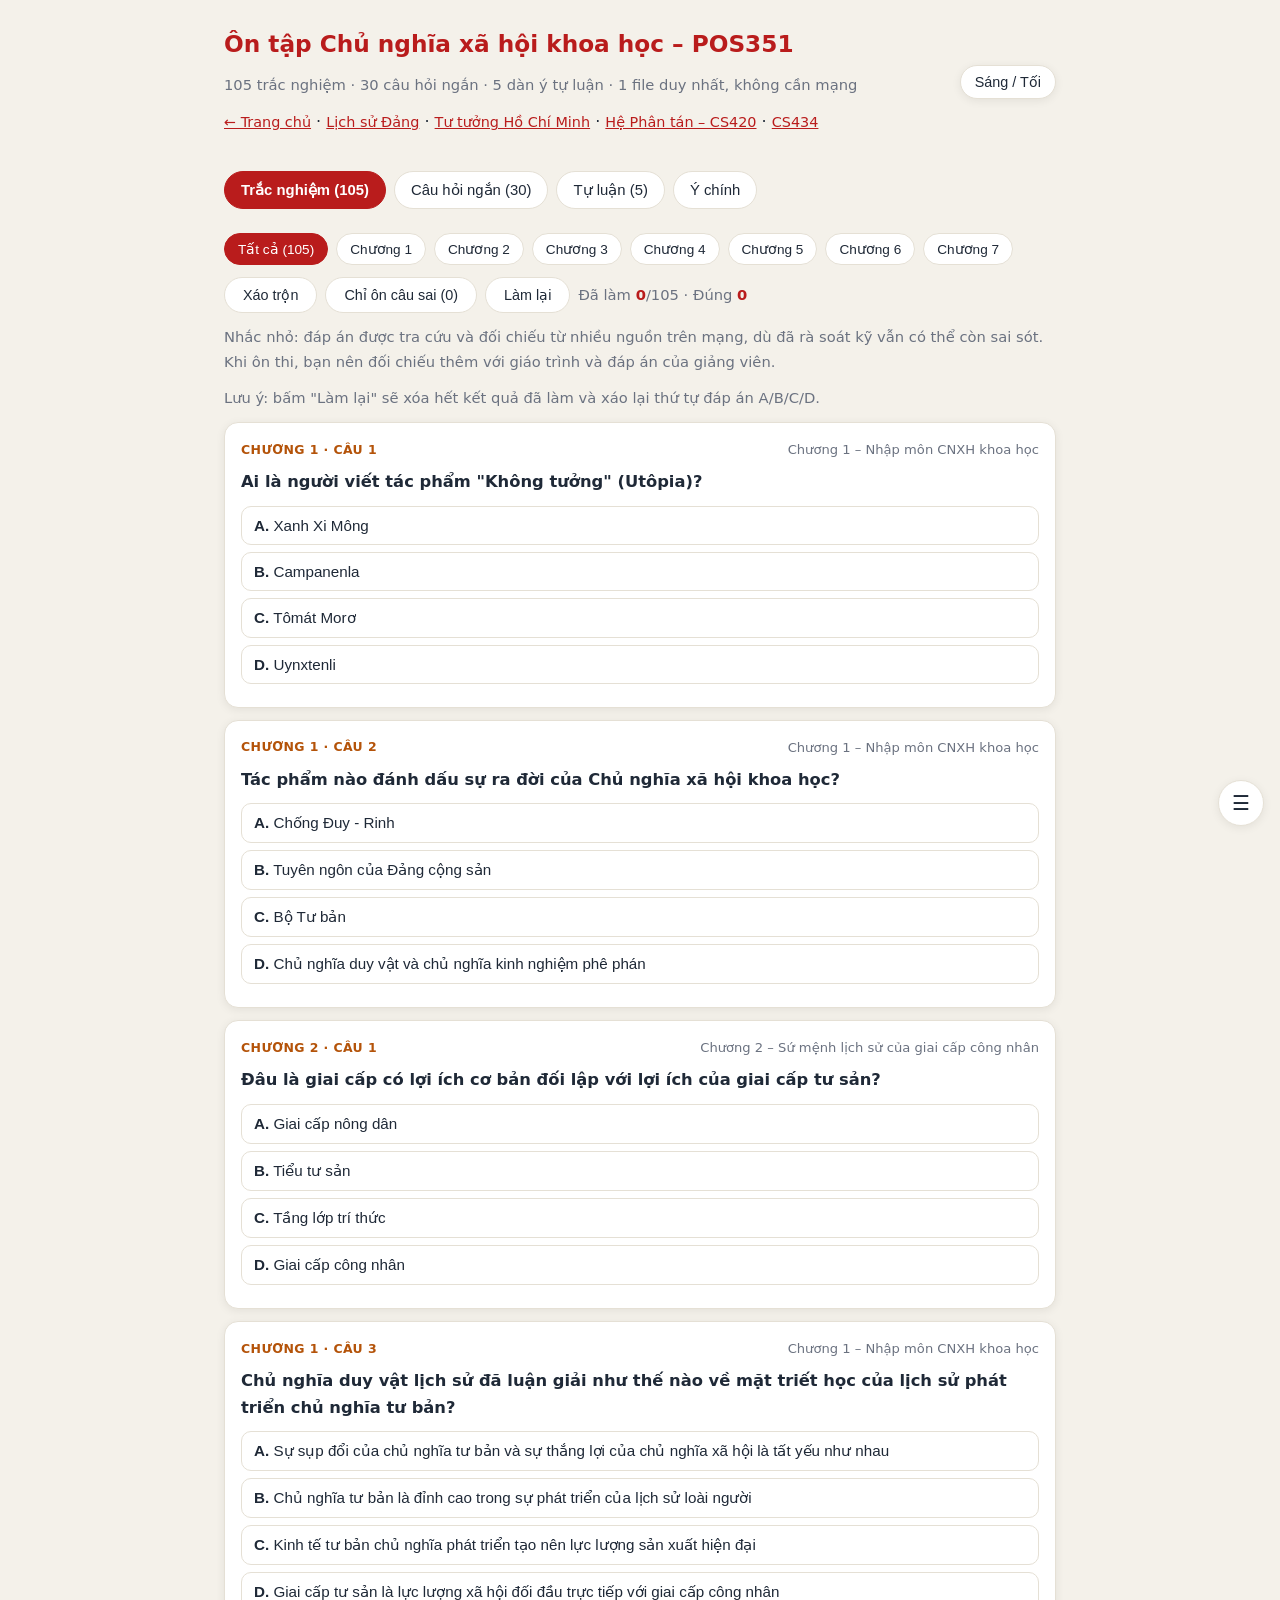
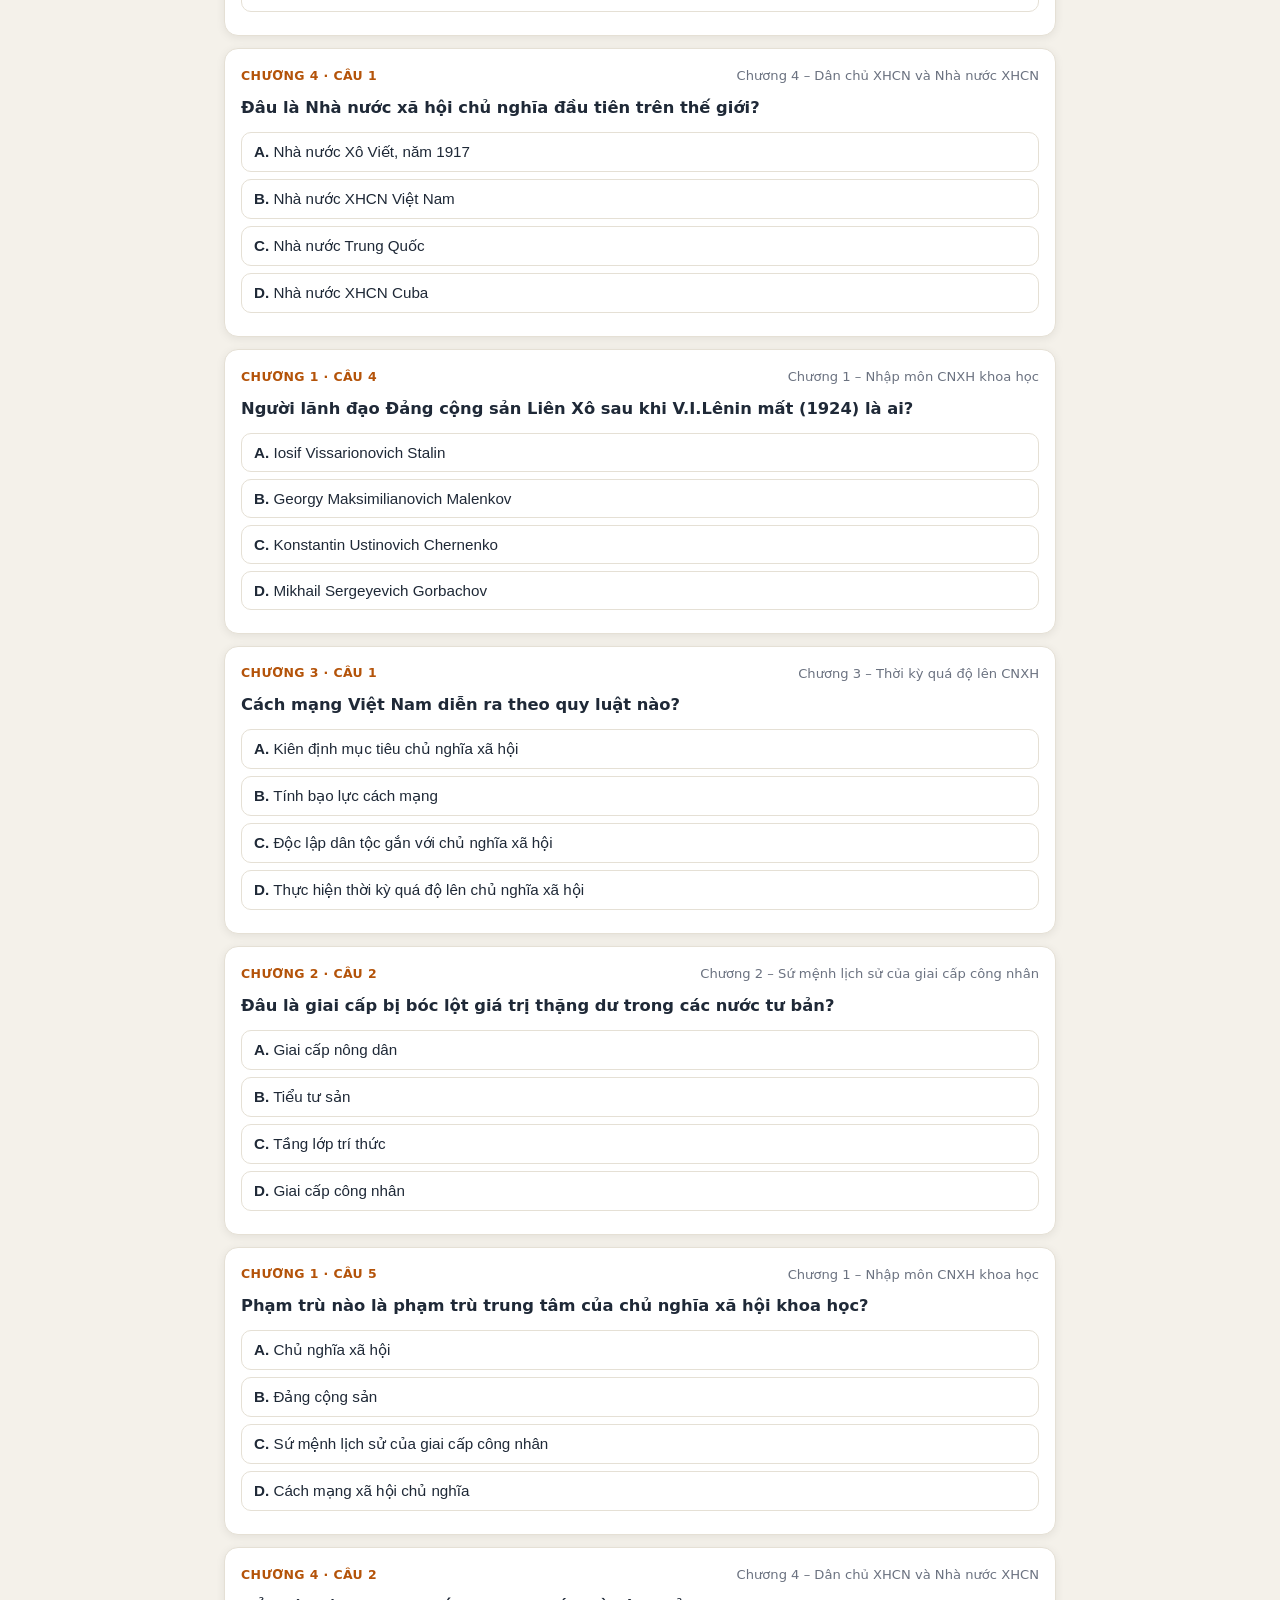
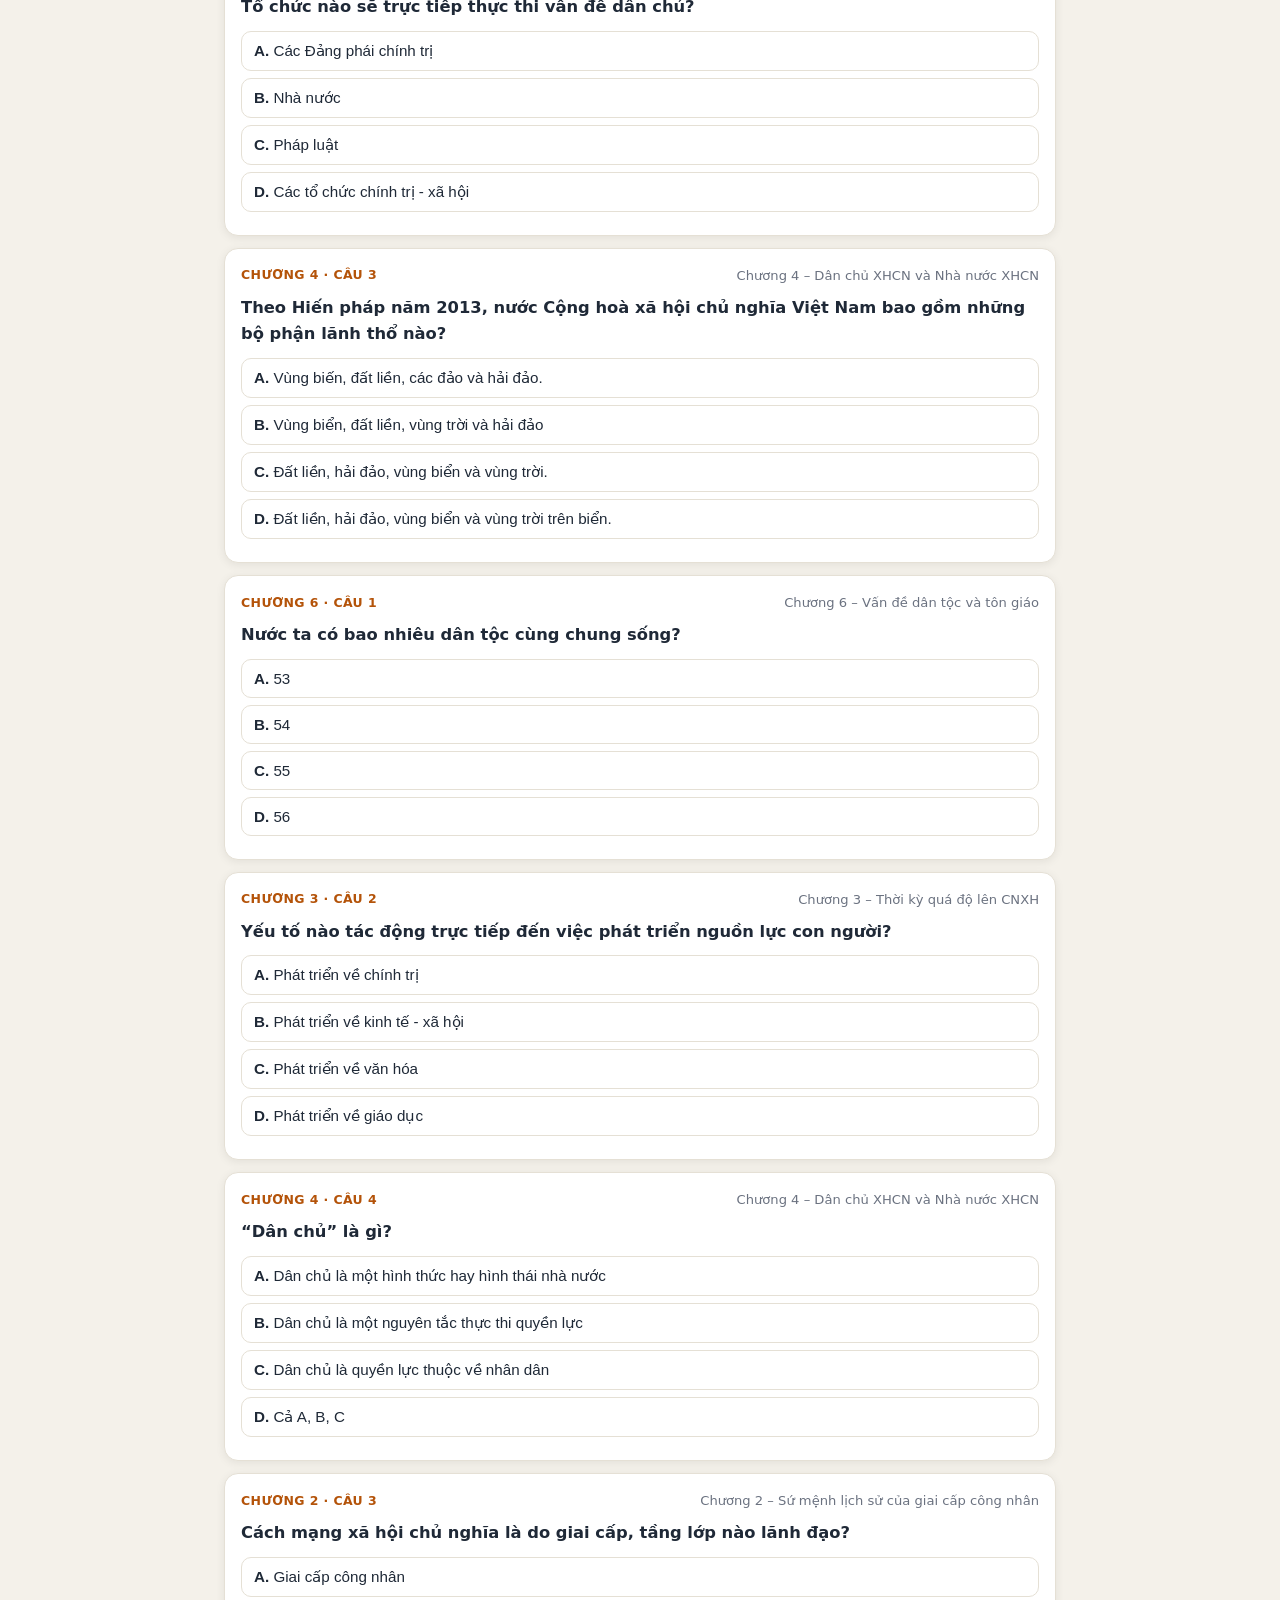
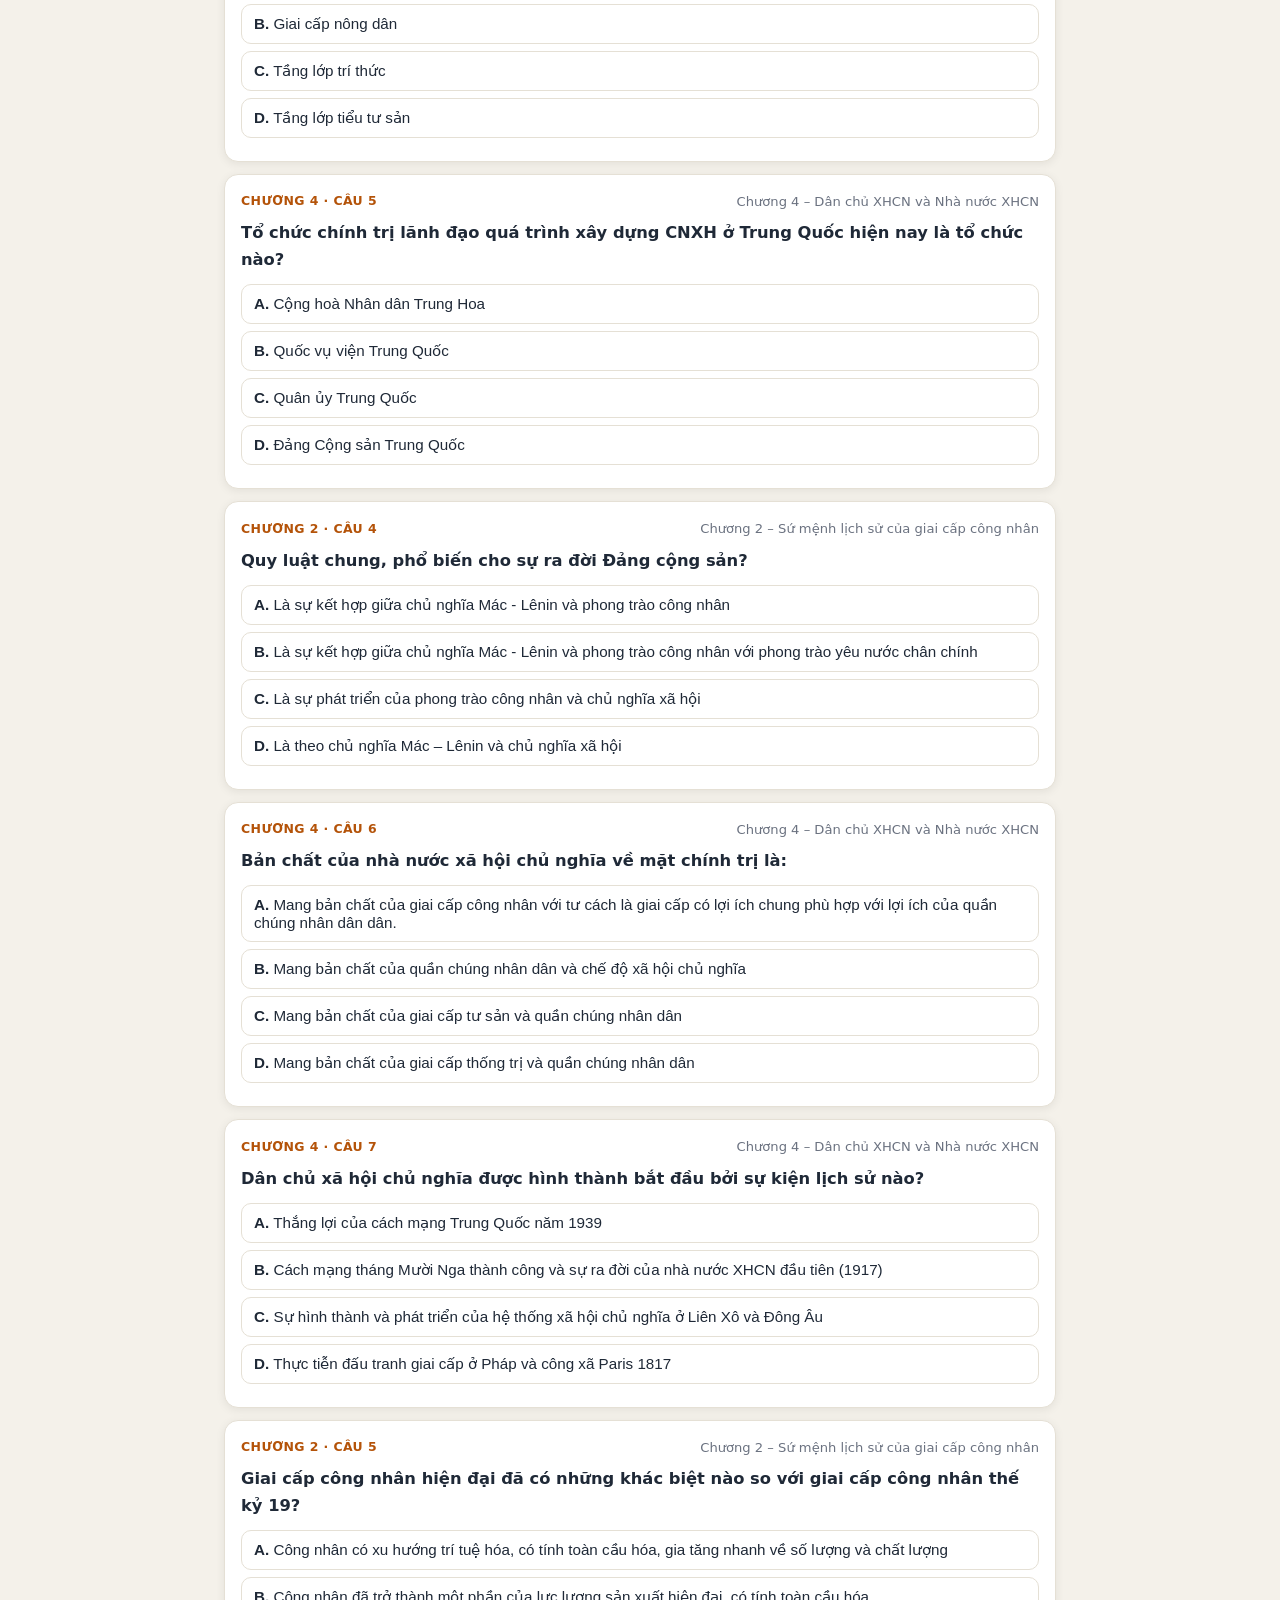
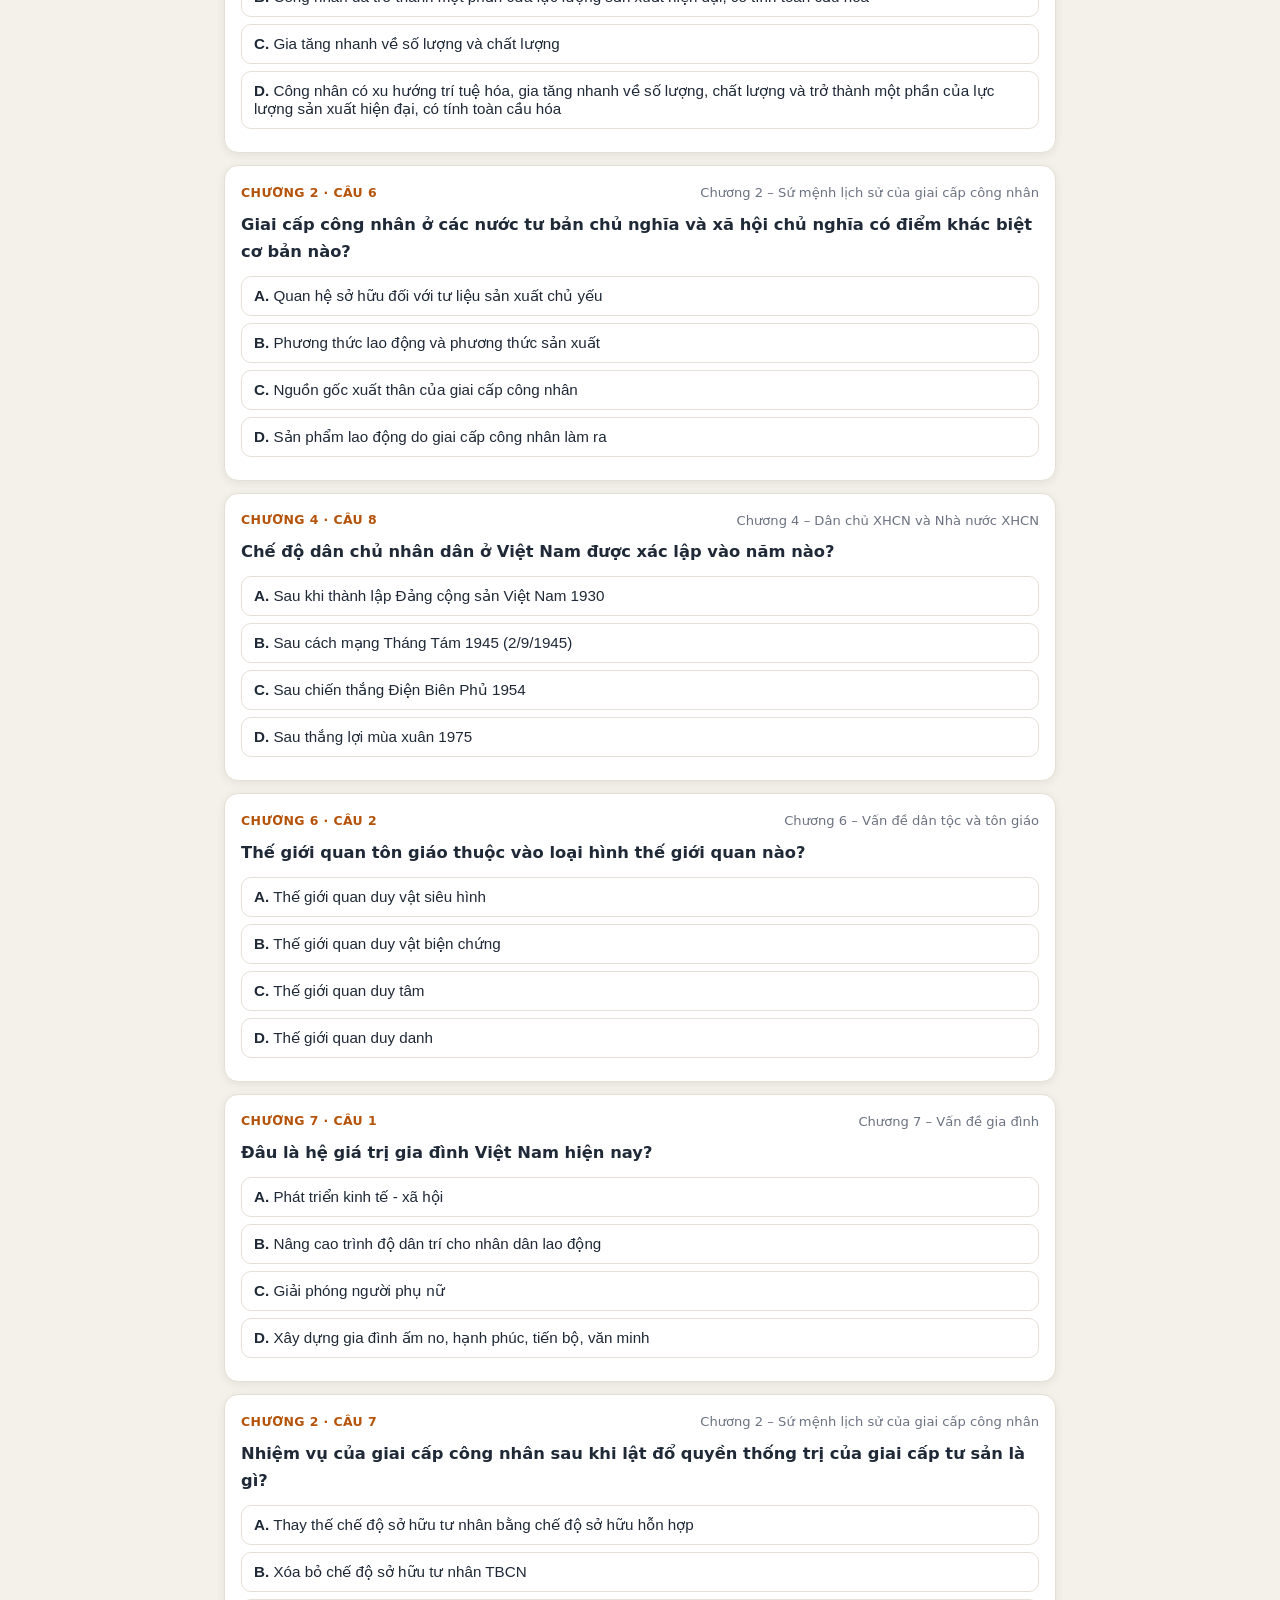
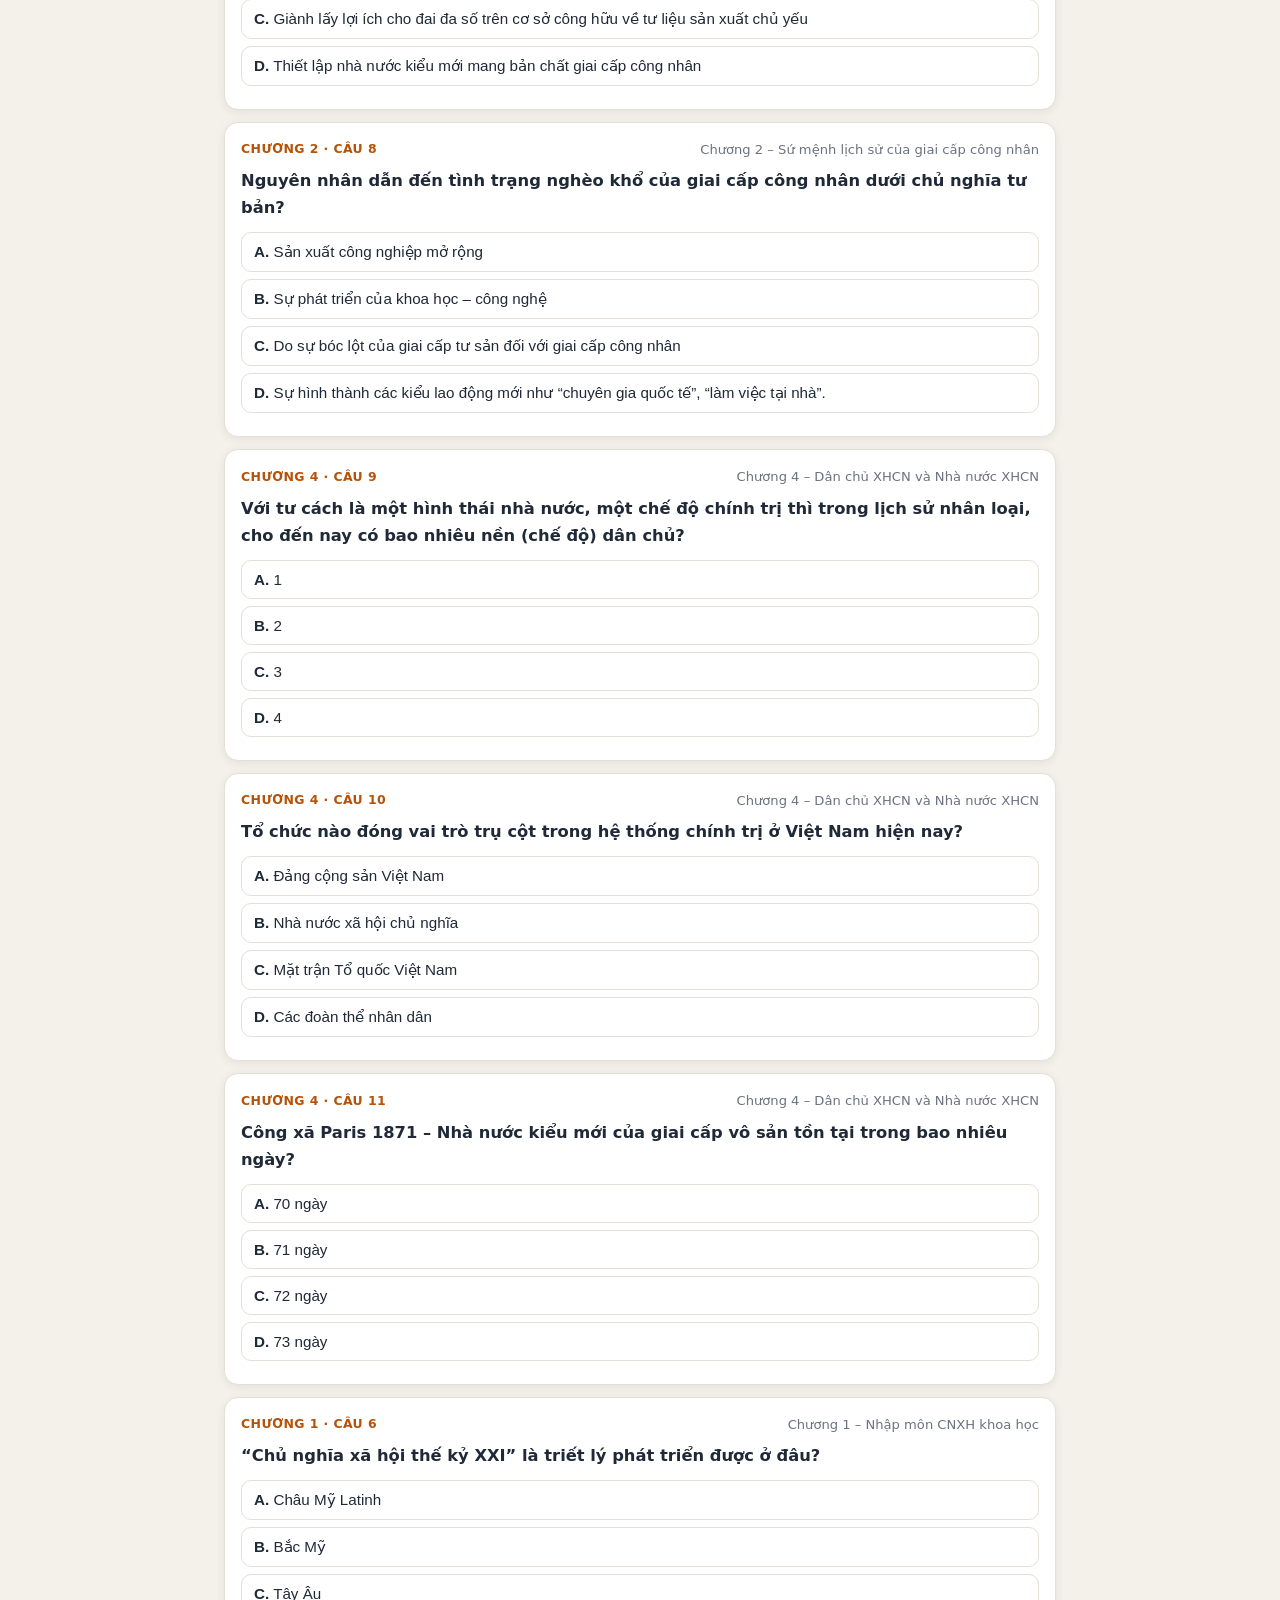
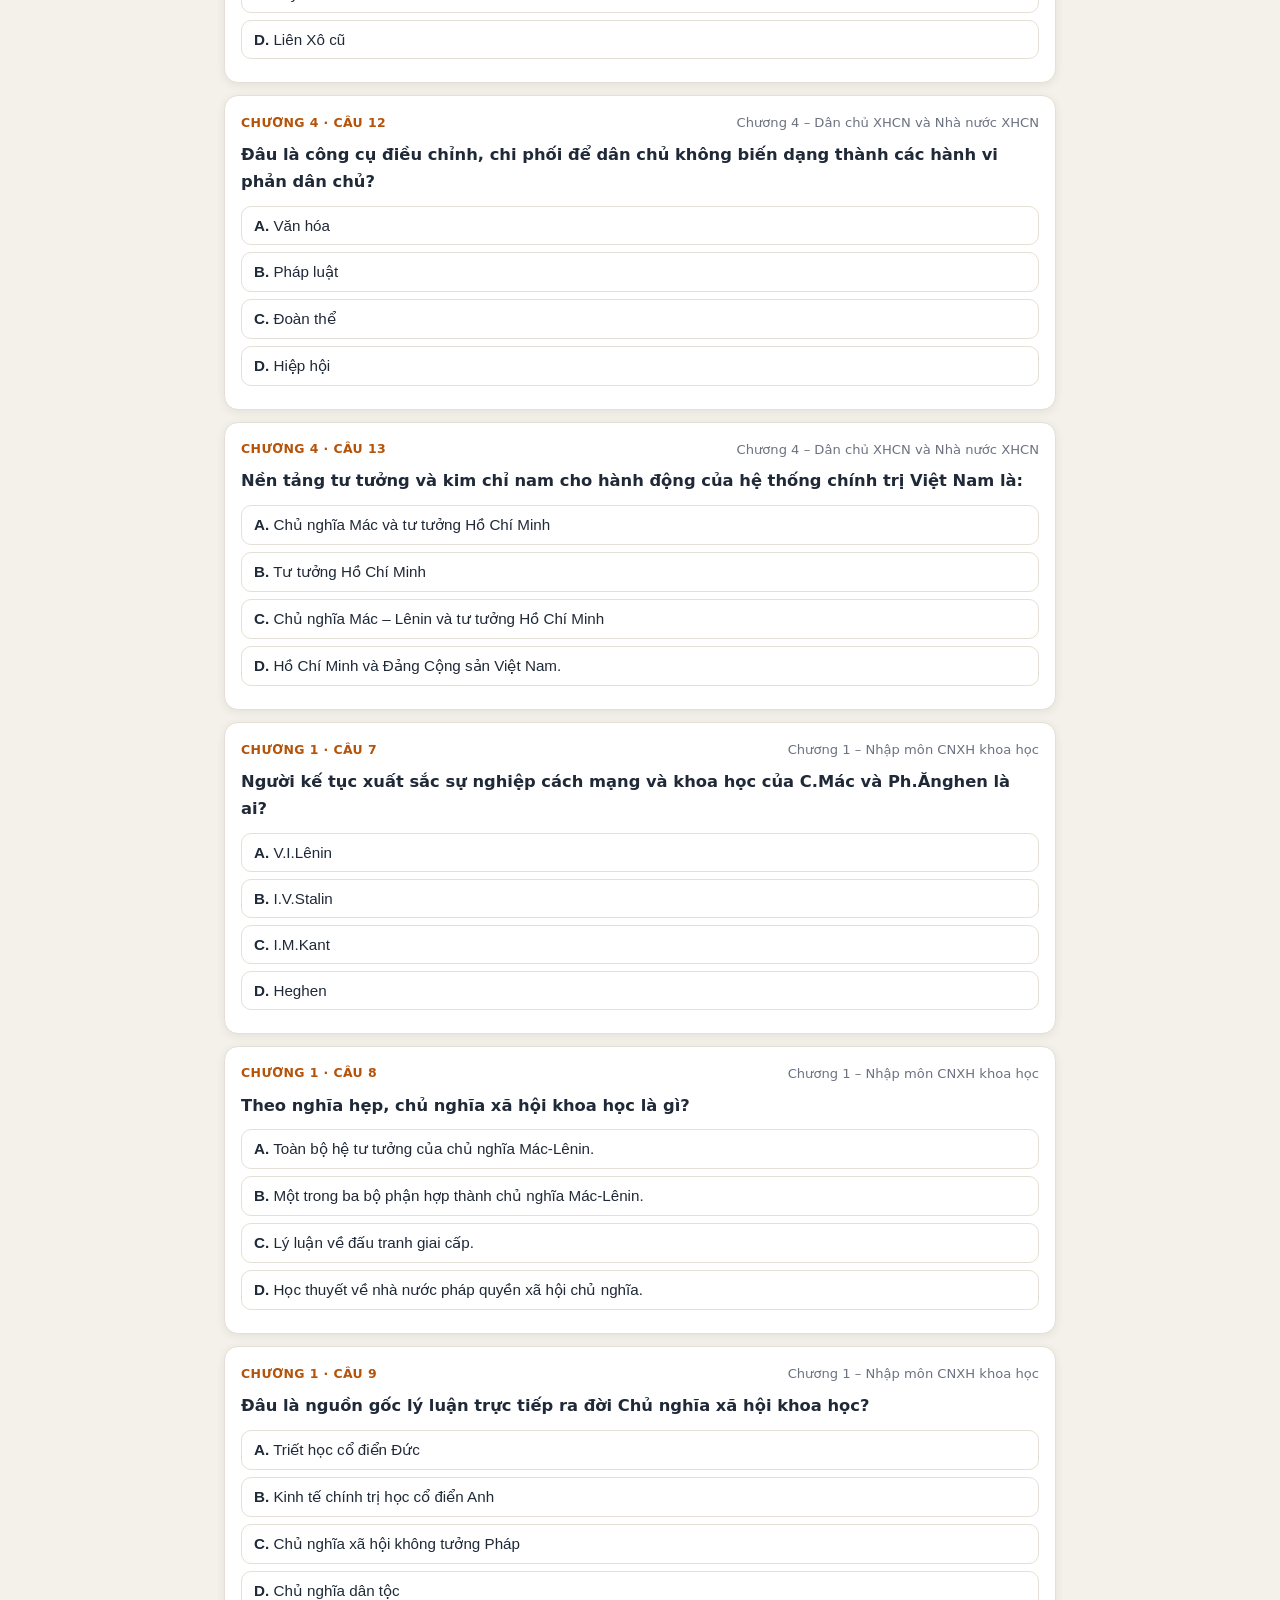
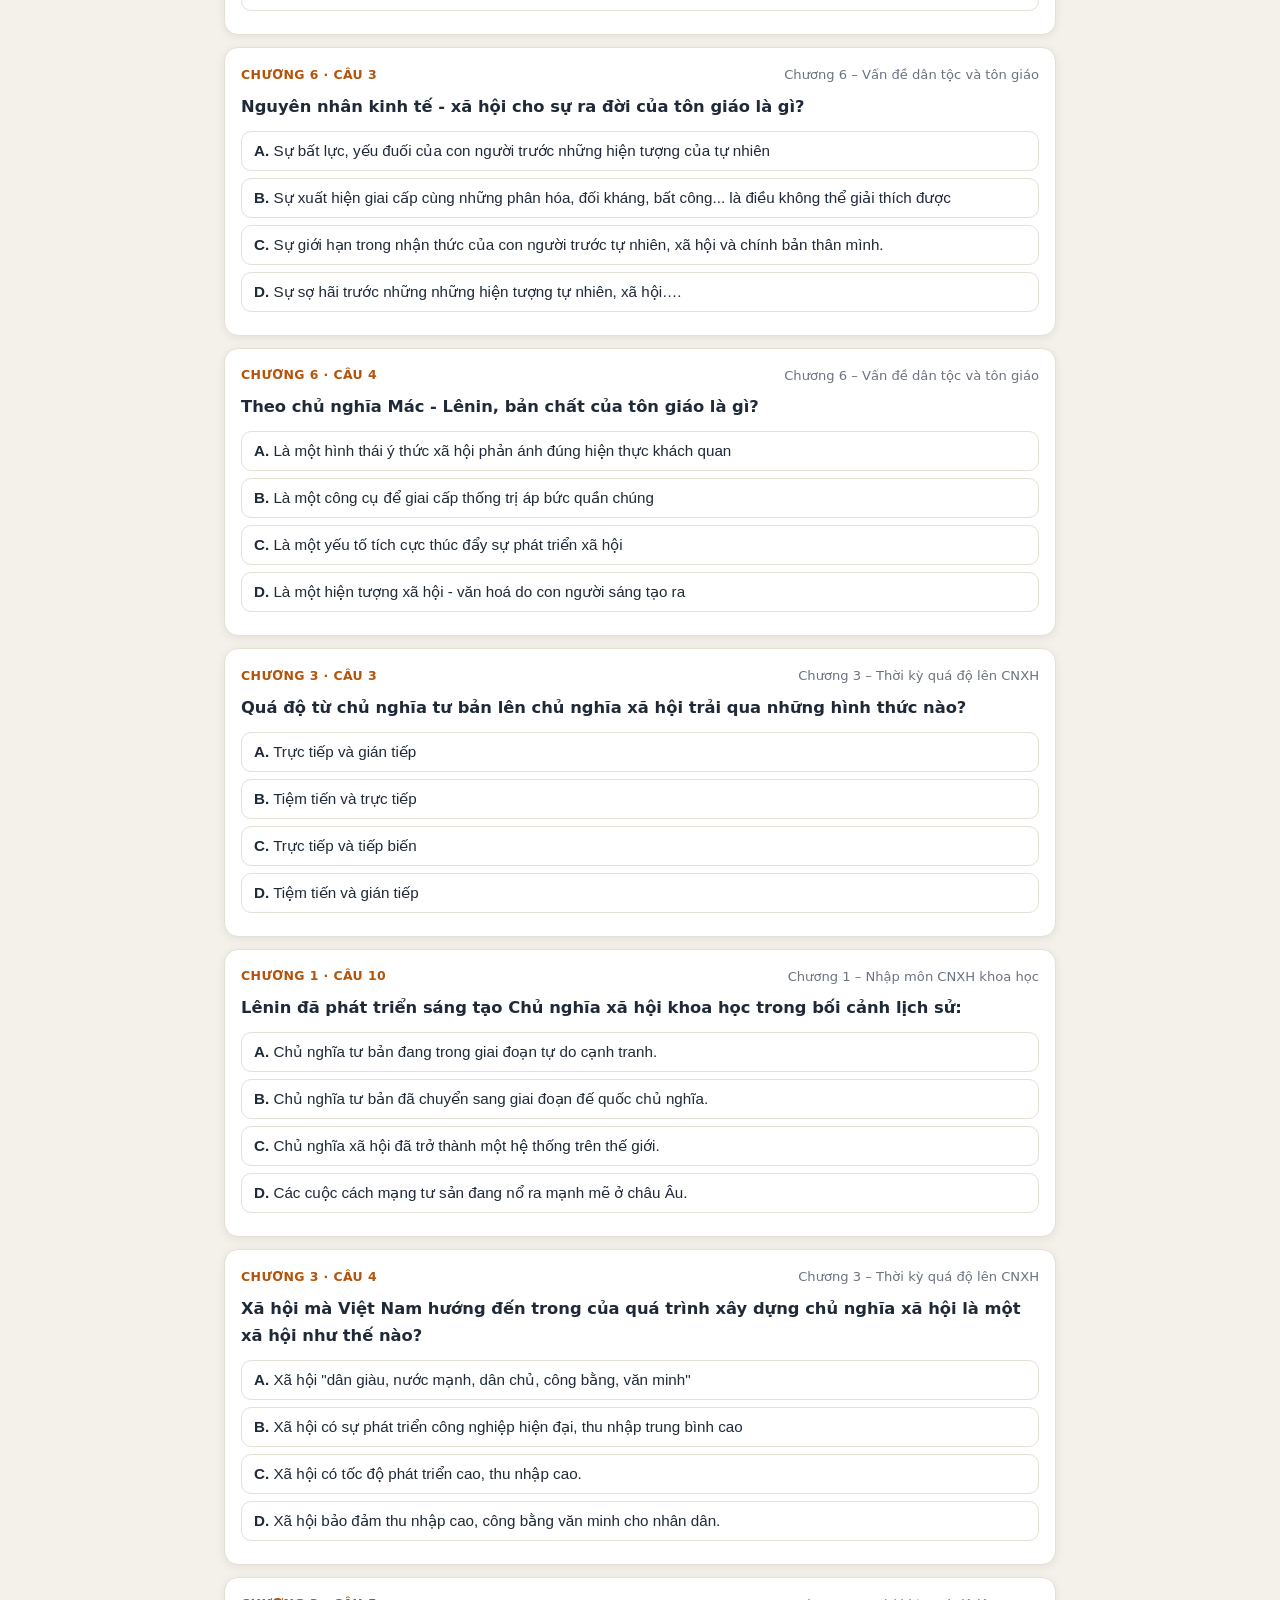
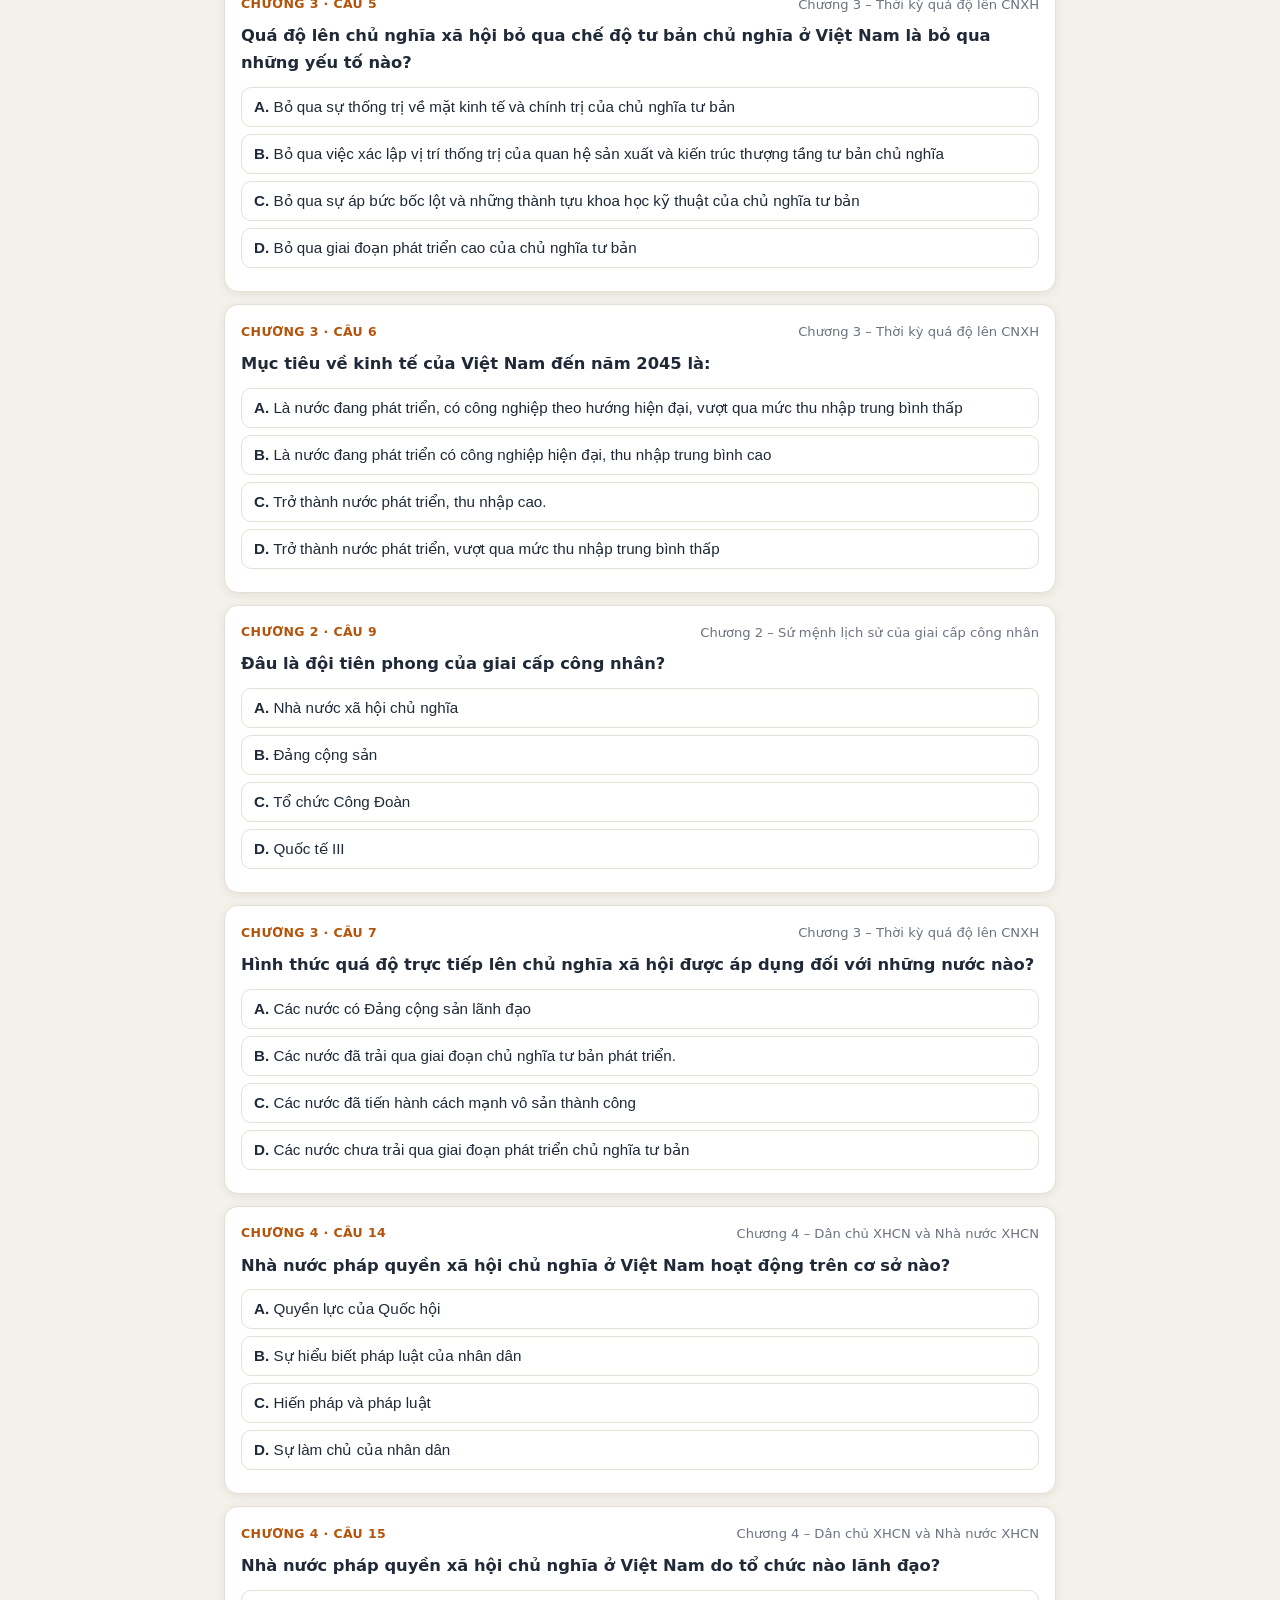
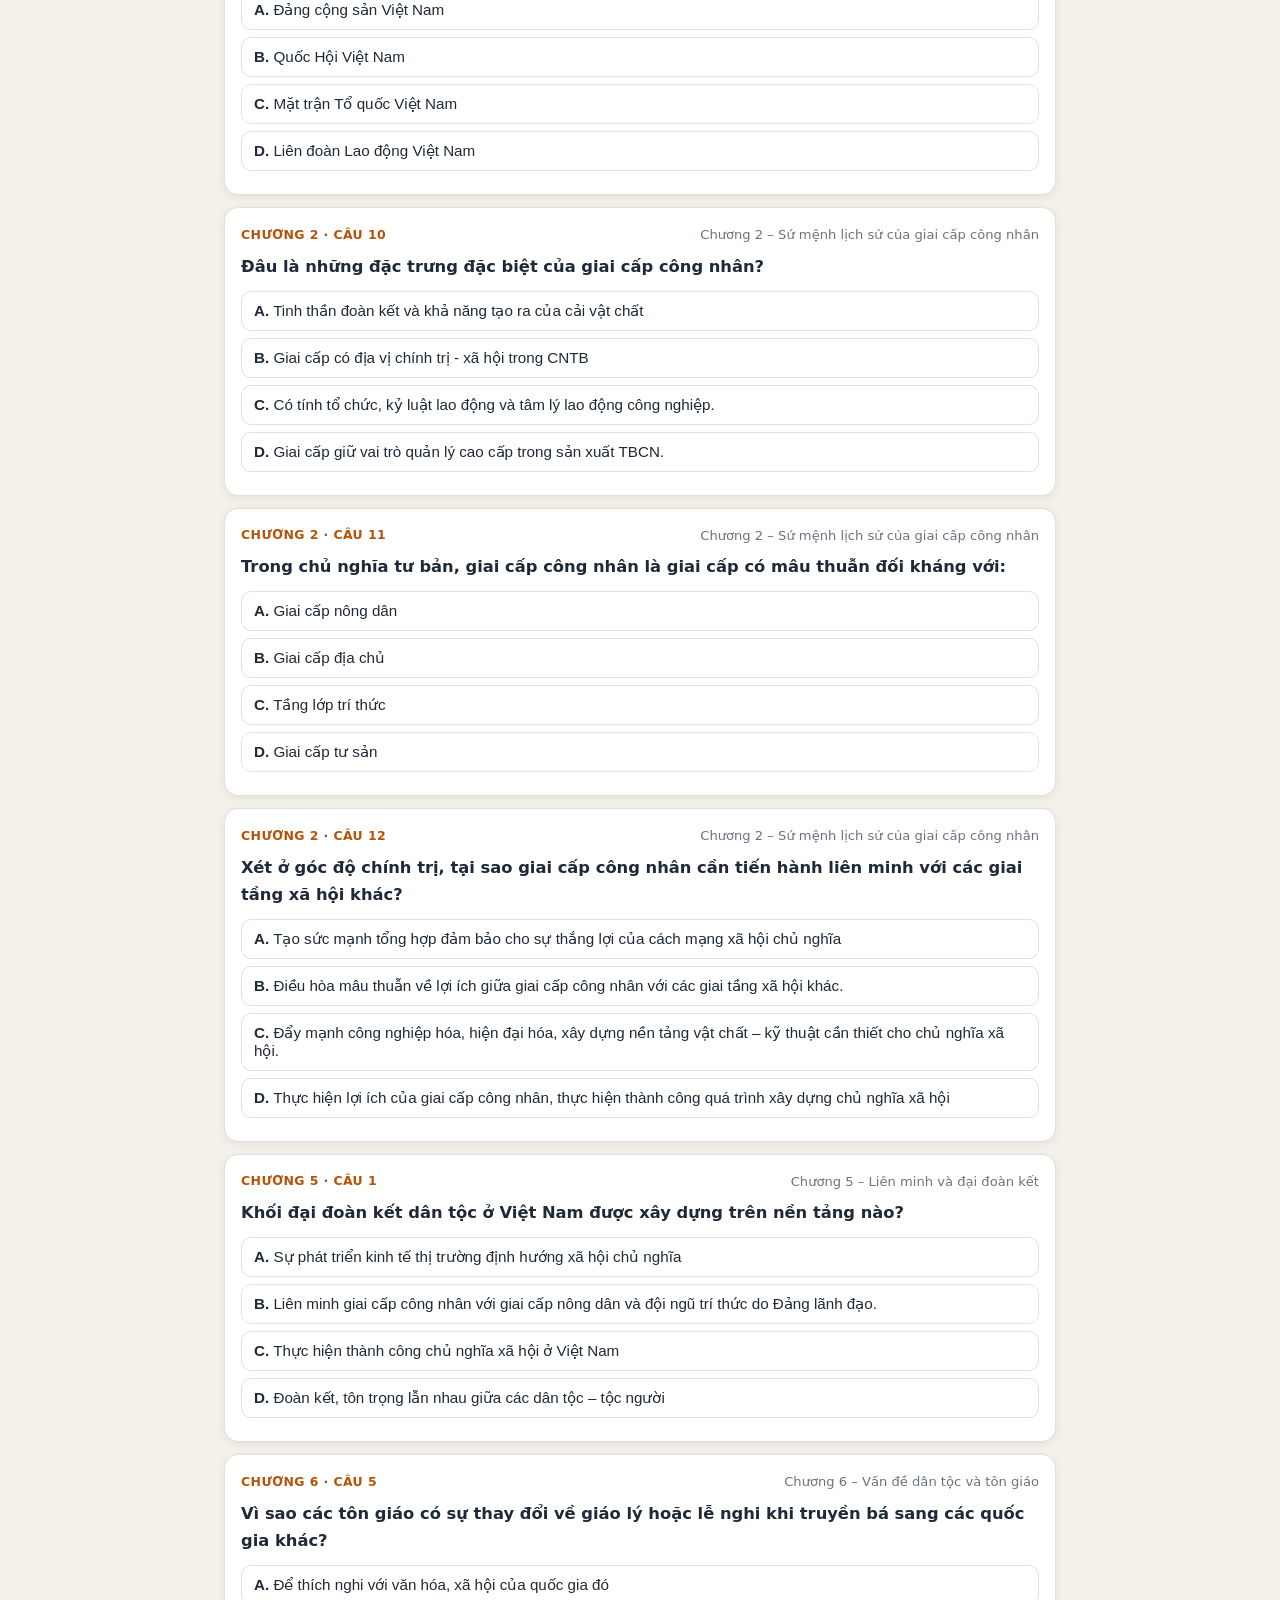
<file: pos351/fix-pos351-CNXH.html>
<!DOCTYPE html>
<html lang="vi">
<head>
<meta charset="UTF-8">
<meta name="viewport" content="width=device-width, initial-scale=1.0">
<title>Ôn tập Chủ nghĩa xã hội khoa học – POS351</title>
<style>
:root{
  --bg:#f4f1ea; --card:#ffffff; --ink:#1f2937; --muted:#6b7280;
  --accent:#b91c1c; --accent-soft:#fee2e2; --gold:#b45309;
  --ok:#15803d; --ok-soft:#dcfce7; --bad:#b91c1c; --bad-soft:#fee2e2;
  --line:#e5e0d5; --shadow:0 2px 10px rgba(0,0,0,.07);
}
body.dark{
  --bg:#141210; --card:#1f1c18; --ink:#e9e2d6; --muted:#a8a094;
  --accent:#f87171; --accent-soft:#3b1d1d; --gold:#fbbf24;
  --ok:#4ade80; --ok-soft:#14331f; --bad:#f87171; --bad-soft:#3b1d1d;
  --line:#38322a; --shadow:0 2px 10px rgba(0,0,0,.4);
}
*{box-sizing:border-box}
body{margin:0;font-family:"Segoe UI",system-ui,-apple-system,sans-serif;background:var(--bg);color:var(--ink);line-height:1.65}
.wrap{max-width:860px;margin:0 auto;padding:16px 14px 80px}
header.top{display:flex;align-items:center;justify-content:space-between;gap:10px;margin-bottom:6px}
h1{font-size:1.45rem;margin:.4em 0;color:var(--accent)}
.sub{color:var(--muted);font-size:.92rem;margin:0 0 12px}
.theme-btn{background:var(--card);border:1px solid var(--line);color:var(--ink);border-radius:999px;padding:8px 14px;cursor:pointer;font-size:.9rem;box-shadow:var(--shadow)}
.tabs{display:flex;gap:8px;flex-wrap:wrap;margin:14px 0;position:sticky;top:0;background:var(--bg);padding:10px 0;z-index:5}
.tab{border:1px solid var(--line);background:var(--card);color:var(--ink);border-radius:999px;padding:9px 16px;cursor:pointer;font-size:.93rem}
.tab.active{background:var(--accent);color:#fff;border-color:var(--accent);font-weight:600}
.panel{display:none}.panel.active{display:block}
.card{background:var(--card);border:1px solid var(--line);border-radius:14px;padding:16px;margin:12px 0;box-shadow:var(--shadow)}
.chips{display:flex;gap:8px;flex-wrap:wrap;margin:10px 0}
.chip{border:1px solid var(--line);background:var(--card);color:var(--ink);border-radius:999px;padding:7px 13px;cursor:pointer;font-size:.85rem}
.chip.active{background:var(--accent);color:#fff;border-color:var(--accent)}
.q-head{display:flex;justify-content:space-between;align-items:center;gap:8px;margin-bottom:8px}
.q-tag{font-size:.78rem;color:var(--gold);font-weight:700;text-transform:uppercase;letter-spacing:.4px}
.q-num{font-size:.82rem;color:var(--muted)}
.q-text{font-weight:600;margin:0 0 10px;font-size:1.02rem}
.opt{display:block;width:100%;text-align:left;background:var(--card);border:1px solid var(--line);color:var(--ink);border-radius:10px;padding:10px 12px;margin:7px 0;cursor:pointer;font-size:.95rem;transition:background .15s}
.opt:hover:not(:disabled){border-color:var(--accent)}
.opt:disabled{cursor:default;opacity:.95}
.opt.correct{background:var(--ok-soft);border-color:var(--ok);color:var(--ok);font-weight:600}
.opt.wrong{background:var(--bad-soft);border-color:var(--bad);color:var(--bad)}
.tip{display:none;background:var(--accent-soft);border-left:4px solid var(--accent);border-radius:0 10px 10px 0;padding:10px 12px;margin-top:10px;font-size:.9rem}
.tip.show{display:block}
.tip b{color:var(--accent)}
.toolbar{display:flex;gap:8px;flex-wrap:wrap;align-items:center;margin:12px 0}
.btn{background:var(--accent);color:#fff;border:none;border-radius:999px;padding:9px 18px;cursor:pointer;font-size:.9rem}
.btn.ghost{background:var(--card);color:var(--ink);border:1px solid var(--line)}
.score{font-size:.92rem;color:var(--muted)}
.score b{color:var(--accent)}
/* muc luc cau hoi + nut len dau trang */
#qNavFab{position:fixed;right:16px;bottom:74px;width:46px;height:46px;border-radius:50%;background:var(--card);color:var(--ink);border:1px solid var(--line);font-size:20px;line-height:1;cursor:pointer;box-shadow:var(--shadow);z-index:60}
#qNavOverlay{position:fixed;inset:0;background:rgba(0,0,0,.5);display:none;align-items:center;justify-content:center;z-index:80;padding:16px}
#qNavOverlay.open{display:flex}
#qNavPopup{background:var(--card);color:var(--ink);border:1px solid var(--line);border-radius:14px;box-shadow:var(--shadow);max-width:430px;width:100%;max-height:72vh;display:flex;flex-direction:column}
.qnav-head{display:flex;align-items:center;justify-content:space-between;padding:12px 14px;border-bottom:1px solid var(--line)}
#qNavClose{border:1px solid var(--line);background:transparent;color:var(--ink);border-radius:8px;width:32px;height:32px;cursor:pointer;font-size:15px;line-height:1}
#qNav{display:grid;grid-template-columns:repeat(auto-fill,minmax(42px,1fr));gap:8px;padding:14px;overflow-y:auto}
.qn{padding:8px 0;border:1px solid var(--line);border-radius:8px;background:var(--card);color:var(--ink);font-weight:700;cursor:pointer;font-size:.85rem}
.qn.ok{background:#16a34a;border-color:#16a34a;color:#fff}
.qn.bad{background:#dc2626;border-color:#dc2626;color:#fff}
.qnl{grid-column:1/-1;display:block;width:100%;text-align:left;padding:10px 12px;border:1px solid var(--line);border-radius:10px;background:var(--card);color:var(--ink);cursor:pointer;font-size:.9rem}
.card.flash{outline:2px solid var(--accent);outline-offset:2px}
#toTop{position:fixed;right:16px;bottom:16px;width:46px;height:46px;border-radius:50%;border:none;background:var(--accent);color:#fff;font-size:22px;line-height:1;cursor:pointer;box-shadow:var(--shadow);display:none;z-index:60}
#toTop.show{display:block}
/* essay */
.acc{border:1px solid var(--line);border-radius:14px;margin:12px 0;background:var(--card);box-shadow:var(--shadow);overflow:hidden}
.acc-head{padding:15px 16px;cursor:pointer;font-weight:700;display:flex;justify-content:space-between;gap:10px;align-items:center}
.acc-head:hover{background:var(--accent-soft)}
.acc-body{display:none;padding:4px 18px 18px}
.acc.open .acc-body{display:block}
.acc-body h4{color:var(--accent);margin:14px 0 6px;font-size:.98rem}
.acc-body ul{margin:6px 0;padding-left:20px}
.acc-body li{margin:5px 0;font-size:.94rem}
.kw{background:var(--accent-soft);border-radius:6px;padding:1px 7px;font-size:.88em;color:var(--accent);font-weight:600;white-space:nowrap}
/* key points */
.tl{position:relative;margin:14px 0 14px 8px;padding-left:22px;border-left:3px solid var(--accent)}
.tl-item{margin:0 0 16px;position:relative}
.tl-item::before{content:"";position:absolute;left:-30px;top:6px;width:12px;height:12px;border-radius:50%;background:var(--accent)}
.tl-year{font-weight:800;color:var(--accent)}
.formula{background:var(--card);border:1px dashed var(--accent);border-radius:12px;padding:12px 14px;margin:10px 0;font-size:.95rem}
.formula b{color:var(--accent)}
footer.note{margin-top:26px;color:var(--muted);font-size:.85rem;border-top:1px solid var(--line);padding-top:14px}
@media(max-width:640px){
  .wrap{padding:12px 10px 60px}
  h1{font-size:1.15rem}
  .sub{font-size:.84rem}
  header.top{align-items:flex-start}
  .theme-btn{padding:7px 12px;font-size:.8rem;flex:0 0 auto}
  .tabs{flex-wrap:nowrap;overflow-x:auto;gap:6px;padding:8px 2px;scrollbar-width:none;-webkit-overflow-scrolling:touch}
  .tabs::-webkit-scrollbar{display:none}
  .tab{flex:0 0 auto;padding:8px 13px;font-size:.84rem}
  .chips{gap:6px}
  .chip{padding:6px 11px;font-size:.8rem}
  .toolbar{gap:6px}
  .btn{padding:8px 14px;font-size:.84rem}
  .score{font-size:.84rem;width:100%}
  .card{padding:13px 12px}
  .q-text{font-size:.97rem}
  .q-head{flex-wrap:wrap;gap:4px}
  .q-num{font-size:.74rem}
  .opt{padding:9px 10px;font-size:.9rem}
  .tip{font-size:.86rem}
  .acc-head{padding:13px 14px;font-size:.94rem}
  .tl{margin-left:4px}
}
</style>
</head>
<body>
<div class="wrap">
<header class="top">
  <div>
    <h1>Ôn tập Chủ nghĩa xã hội khoa học – POS351</h1>
    <p class="sub">105 trắc nghiệm &middot; 30 câu hỏi ngắn &middot; 5 dàn ý tự luận &middot; 1 file duy nhất, không cần mạng</p>
    <p style="margin:0 0 12px"><a href="../" style="color:var(--accent);font-size:.9rem">&larr; Trang chủ</a> &middot; <a href="../lsd/" style="color:var(--accent);font-size:.9rem">Lịch sử Đảng</a> &middot; <a href="../pos361/" style="color:var(--accent);font-size:.9rem">Tư tưởng Hồ Chí Minh</a> &middot; <a href="../cs420/" style="color:var(--accent);font-size:.9rem">Hệ Phân tán – CS420</a> &middot; <a href="../cs434/" style="color:var(--accent);font-size:.9rem">CS434</a></p>
  </div>
  <button class="theme-btn" id="themeBtn" title="Đổi giao diện sáng/tối">Sáng / Tối</button>
</header>

<nav class="tabs">
  <button class="tab active" data-tab="quiz">Trắc nghiệm (105)</button>
  <button class="tab" data-tab="flash">Câu hỏi ngắn (30)</button>
  <button class="tab" data-tab="essay">Tự luận (5)</button>
  <button class="tab" data-tab="keys">Ý chính</button>
</nav>

<!-- ============ QUIZ ============ -->
<section class="panel active" id="panel-quiz">
  <div class="chips" id="chapChips"></div>
  <div class="toolbar">
    <button class="btn ghost" id="shuffleBtn">Xáo trộn</button>
    <button class="btn ghost" id="wrongBtn">Chỉ ôn câu sai (<span id="wrongCount">0</span>)</button>
    <button class="btn ghost" id="resetBtn">Làm lại</button>
    <span class="score" id="scoreLine">Đã làm <b>0</b>/105 &middot; Đúng <b>0</b></span>
  </div>
  <p class="sub">Nhắc nhỏ: đáp án được tra cứu và đối chiếu từ nhiều nguồn trên mạng, dù đã rà soát kỹ vẫn có thể còn sai sót. Khi ôn thi, bạn nên đối chiếu thêm với giáo trình và đáp án của giảng viên.</p>
  <p class="sub">Lưu ý: bấm "Làm lại" sẽ xóa hết kết quả đã làm và xáo lại thứ tự đáp án A/B/C/D.</p>
  <div id="quizList"></div>
</section>

<!-- ============ CÂU HỎI NGẮN ============ -->
<section class="panel" id="panel-flash">
  <div class="toolbar">
    <button class="btn ghost" id="fcShuffle">Xáo trộn thứ tự</button>
    <span class="score">Đáp án hiện ngay bên dưới mỗi câu hỏi</span>
  </div>
  <div id="flashList"></div>
</section>

<!-- ============ ESSAY ============ -->
<section class="panel" id="panel-essay">
  <p class="sub">Chạm vào từng đề để mở dàn ý chi tiết. Mỗi dàn ý đều có sẵn đoạn <b>liên hệ sinh viên</b> dùng được cho nhiều đề.</p>
  <div id="essayList"></div>
</section>

<!-- ============ KEY POINTS ============ -->
<section class="panel" id="panel-keys">
  <div class="card">
    <h3 id="keysec-0" style="color:var(--accent);margin-top:0">Ý chính từng chương</h3>
    <h4>Chương 1 – Nhập môn chủ nghĩa xã hội khoa học</h4>
    <ul>
      <li>CNXHKH là một trong <b>3 bộ phận hợp thành</b> chủ nghĩa Mác – Lênin (triết học, kinh tế chính trị, CNXHKH).</li>
      <li>Đối tượng nghiên cứu: những quy luật và tính quy luật <b>chính trị – xã hội</b> của quá trình phát sinh, hình thành và phát triển của hình thái kinh tế – xã hội cộng sản chủ nghĩa.</li>
      <li>3 nguồn gốc lý luận trực tiếp: <b>triết học cổ điển Đức</b>, <b>kinh tế chính trị cổ điển Anh</b>, <b>CNXH không tưởng Pháp</b>.</li>
      <li><b>Tuyên ngôn của Đảng Cộng sản (1848)</b> đánh dấu sự ra đời của CNXHKH.</li>
      <li>Phạm trù trung tâm, xuất phát điểm: <b>sứ mệnh lịch sử của giai cấp công nhân</b>.</li>
    </ul>
    <h4>Chương 2 – Sứ mệnh lịch sử của giai cấp công nhân</h4>
    <ul>
      <li>Giai cấp công nhân: lực lượng <b>tiên tiến nhất</b>, đại diện cho phương thức sản xuất hiện đại, có <b>tinh thần cách mạng triệt để</b> nhất.</li>
      <li>Sứ mệnh lịch sử: <b>lật đổ</b> sự thống trị của giai cấp tư sản, <b>xóa bỏ</b> chế độ người bóc lột người, <b>xây dựng</b> thành công CNXH và CNCS.</li>
      <li>Điều kiện khách quan: địa vị kinh tế – xã hội; điều kiện chủ quan: sự phát triển của bản thân GCCN và <b>vai trò lãnh đạo của Đảng Cộng sản</b>.</li>
      <li>Đảng Cộng sản là <b>đội tiên phong</b> của giai cấp công nhân; quy luật ra đời: <b>chủ nghĩa Mác – Lênin kết hợp với phong trào công nhân</b>.</li>
    </ul>
    <h4>Chương 3 – CNXH và thời kỳ quá độ lên CNXH</h4>
    <ul>
      <li>Thời kỳ quá độ là thời kỳ <b>cải biến cách mạng</b> từ xã hội cũ sang xã hội XHCN; ở Việt Nam là <b>bỏ qua chế độ TBCN</b> (bỏ qua việc xác lập vị trí thống trị của QHSX TBCN, không bỏ qua thành tựu của nhân loại).</li>
      <li>Đặc điểm: kinh tế <b>nhiều thành phần</b>; chính trị: xây dựng Nhà nước XHCN; văn hóa – tư tưởng còn đan xen cũ – mới; xã hội còn nhiều giai cấp, tầng lớp.</li>
      <li>2 hình thức quá độ: <b>trực tiếp</b> (từ TBCN phát triển) và <b>gián tiếp</b> (bỏ qua TBCN).</li>
      <li>Nhiệm vụ trung tâm về kinh tế: <b>công nghiệp hóa, hiện đại hóa</b> đất nước.</li>
    </ul>
    <h4>Chương 4 – Dân chủ XHCN và Nhà nước XHCN</h4>
    <ul>
      <li>Dân chủ XHCN mang <b>bản chất giai cấp công nhân</b>, là nền dân chủ <b>rộng rãi nhất</b> cho nhân dân lao động; khác dân chủ tư sản ở bản chất giai cấp.</li>
      <li>Nhà nước XHCN: nhà nước <b>kiểu mới</b>, mang bản chất GCCN; ở Việt Nam là <b>Nhà nước pháp quyền XHCN của dân, do dân, vì dân</b>, do <b>Đảng Cộng sản lãnh đạo</b>.</li>
      <li>Công xã Pa-ri (1871) là hình thức đầu tiên của <b>chuyên chính vô sản</b> trong hiện thực.</li>
      <li>Phương châm: <b>"Dân biết, dân bàn, dân làm, dân kiểm tra, dân giám sát, dân thụ hưởng"</b>.</li>
    </ul>
    <h4>Chương 5 – Cơ cấu xã hội, liên minh và đại đoàn kết</h4>
    <ul>
      <li>Liên minh <b>công nhân – nông dân – trí thức</b> là cơ sở, nền tảng của khối đại đoàn kết.</li>
      <li>Đảng Cộng sản là <b>hạt nhân</b> lãnh đạo khối đại đoàn kết toàn dân tộc.</li>
      <li>"Đoàn kết, đoàn kết, đại đoàn kết; Thành công, thành công, đại thành công" (Hồ Chí Minh).</li>
    </ul>
    <h4>Chương 6 – Vấn đề dân tộc và tôn giáo</h4>
    <ul>
      <li>2 xu hướng khách quan: các dân tộc muốn <b>tách ra</b> thành lập quốc gia độc lập; các dân tộc muốn <b>liên hiệp</b> lại với nhau.</li>
      <li>Quan điểm của Đảng: vấn đề dân tộc và đoàn kết dân tộc là <b>vấn đề chiến lược cơ bản, lâu dài</b>; các dân tộc <b>bình đẳng, đoàn kết, tương trợ</b> cùng phát triển.</li>
      <li>Tôn giáo: là <b>phạm trù lịch sử</b> (tồn tại trong những điều kiện lịch sử nhất định); bản chất là sự <b>phản ánh hư ảo</b> hiện thực khách quan.</li>
      <li>Chính sách của Đảng: <b>tôn trọng và bảo đảm quyền tự do tín ngưỡng, tôn giáo</b>; đoàn kết đồng bào có đạo và không có đạo; chống lợi dụng tôn giáo.</li>
    </ul>
    <h4>Chương 7 – Vấn đề gia đình</h4>
    <ul>
      <li>Gia đình là <b>tế bào của xã hội</b>, tổ ấm của mỗi người, cầu nối giữa cá nhân và xã hội.</li>
      <li>4 chức năng cơ bản: <b>tái sản xuất ra con người; nuôi dưỡng, giáo dục; kinh tế và tổ chức tiêu dùng; thỏa mãn nhu cầu tâm sinh lý</b>.</li>
      <li>Xây dựng gia đình Việt Nam hiện nay: <b>no ấm, tiến bộ, hạnh phúc, văn minh</b>.</li>
    </ul>
  </div>
  <div class="card">
    <h3 id="keysec-1" style="color:var(--accent);margin-top:0">Cụm từ khóa hay bị bẫy</h3>
    <ul>
      <li><span class="kw">Tuyên ngôn của Đảng Cộng sản (1848)</span>: đánh dấu CNXHKH ra đời (không phải <i>Bộ Tư bản</i> hay <i>Chống Đuy-rinh</i>).</li>
      <li><span class="kw">Sứ mệnh lịch sử của giai cấp công nhân</span>: phạm trù trung tâm, xuất phát điểm của CNXHKH.</li>
      <li><span class="kw">Bỏ qua chế độ TBCN</span>: bỏ qua xác lập địa vị thống trị của QHSX TBCN, <b>không</b> bỏ qua thành tựu văn minh nhân loại.</li>
      <li><span class="kw">Công xã Pa-ri 1871</span>: hình thức đầu tiên của chuyên chính vô sản trong hiện thực.</li>
      <li><span class="kw">Dân biết, dân bàn, dân làm, dân kiểm tra, dân giám sát, dân thụ hưởng</span>: phương châm dân chủ ở cơ sở.</li>
      <li><span class="kw">Tôn trọng và bảo đảm quyền tự do tín ngưỡng, tôn giáo</span>: "hòn đá tảng" trong chính sách tôn giáo của Đảng.</li>
    </ul>
  </div>
</section>
</div>

<button id="toTop" title="Lên đầu trang" aria-label="Lên đầu trang">↑</button>
<button id="qNavFab" title="Mục lục câu hỏi" aria-label="Mục lục câu hỏi">☰</button>
<div id="qNavOverlay"><div id="qNavPopup" role="dialog" aria-label="Mục lục câu hỏi"><div class="qnav-head"><b id="qNavTitle">Mục lục</b><button id="qNavClose" aria-label="Đóng">✕</button></div><div id="qNav"></div></div></div>
<script>
"use strict";
/* ============ DỮ LIỆU TRẮC NGHIỆM: {c: chương, q: câu hỏi, o: 4 đáp án, a: chỉ số đáp án đúng (0-3), t: mẹo nhớ} */
const QUIZ = [
 {
  "c": 1,
  "q": "Ai là người viết tác phẩm \"Không tưởng\" (Utôpia)?",
  "o": [
   "Xanh Xi Mông",
   "Campanenla",
   "Tômát Morơ",
   "Uynxtenli"
  ],
  "a": 2,
  "t": ""
 },
 {
  "c": 1,
  "q": "Tác phẩm nào đánh dấu sự ra đời của Chủ nghĩa xã hội khoa học?",
  "o": [
   "Chống Đuy - Rinh",
   "Tuyên ngôn của Đảng cộng sản",
   "Bộ Tư bản",
   "Chủ nghĩa duy vật và chủ nghĩa kinh nghiệm phê phán"
  ],
  "a": 1,
  "t": ""
 },
 {
  "c": 2,
  "q": "Đâu là giai cấp có lợi ích cơ bản đối lập với lợi ích của giai cấp tư sản?",
  "o": [
   "Giai cấp nông dân",
   "Tiểu tư sản",
   "Tầng lớp trí thức",
   "Giai cấp công nhân"
  ],
  "a": 3,
  "t": ""
 },
 {
  "c": 1,
  "q": "Chủ nghĩa duy vật lịch sử đã luận giải như thế nào về mặt triết học của lịch sử phát triển chủ nghĩa tư bản?",
  "o": [
   "Sự sụp đổi của chủ nghĩa tư bản và sự thắng lợi của chủ nghĩa xã hội là tất yếu như nhau",
   "Chủ nghĩa tư bản là đỉnh cao trong sự phát triển của lịch sử loài người",
   "Kinh tế tư bản chủ nghĩa phát triển tạo nên lực lượng sản xuất hiện đại",
   "Giai cấp tư sản là lực lượng xã hội đối đầu trực tiếp với giai cấp công nhân"
  ],
  "a": 0,
  "t": ""
 },
 {
  "c": 4,
  "q": "Đâu là Nhà nước xã hội chủ nghĩa đầu tiên trên thế giới?",
  "o": [
   "Nhà nước Xô Viết, năm 1917",
   "Nhà nước XHCN Việt Nam",
   "Nhà nước Trung Quốc",
   "Nhà nước XHCN Cuba"
  ],
  "a": 0,
  "t": ""
 },
 {
  "c": 1,
  "q": "Người lãnh đạo Đảng cộng sản Liên Xô sau khi V.I.Lênin mất (1924) là ai?",
  "o": [
   "Iosif Vissarionovich Stalin",
   "Georgy Maksimilianovich Malenkov",
   "Konstantin Ustinovich Chernenko",
   "Mikhail Sergeyevich Gorbachov"
  ],
  "a": 0,
  "t": ""
 },
 {
  "c": 3,
  "q": "Cách mạng Việt Nam diễn ra theo quy luật nào?",
  "o": [
   "Kiên định mục tiêu chủ nghĩa xã hội",
   "Tính bạo lực cách mạng",
   "Độc lập dân tộc gắn với chủ nghĩa xã hội",
   "Thực hiện thời kỳ quá độ lên chủ nghĩa xã hội"
  ],
  "a": 2,
  "t": ""
 },
 {
  "c": 2,
  "q": "Đâu là giai cấp bị bóc lột giá trị thặng dư trong các nước tư bản?",
  "o": [
   "Giai cấp nông dân",
   "Tiểu tư sản",
   "Tầng lớp trí thức",
   "Giai cấp công nhân"
  ],
  "a": 3,
  "t": ""
 },
 {
  "c": 1,
  "q": "Phạm trù nào là phạm trù trung tâm của chủ nghĩa xã hội khoa học?",
  "o": [
   "Chủ nghĩa xã hội",
   "Đảng cộng sản",
   "Sứ mệnh lịch sử của giai cấp công nhân",
   "Cách mạng xã hội chủ nghĩa"
  ],
  "a": 2,
  "t": ""
 },
 {
  "c": 4,
  "q": "Tổ chức nào sẽ trực tiếp thực thi vấn đề dân chủ?",
  "o": [
   "Các Đảng phái chính trị",
   "Nhà nước",
   "Pháp luật",
   "Các tổ chức chính trị - xã hội"
  ],
  "a": 1,
  "t": ""
 },
 {
  "c": 4,
  "q": "Theo Hiến pháp năm 2013, nước Cộng hoà xã hội chủ nghĩa Việt Nam bao gồm những bộ phận lãnh thổ nào?",
  "o": [
   "Vùng biến, đất liền, các đảo và hải đảo.",
   "Vùng biển, đất liền, vùng trời và hải đảo",
   "Đất liền, hải đảo, vùng biển và vùng trời.",
   "Đất liền, hải đảo, vùng biển và vùng trời trên biển."
  ],
  "a": 2,
  "t": ""
 },
 {
  "c": 6,
  "q": "Nước ta có bao nhiêu dân tộc cùng chung sống?",
  "o": [
   "53",
   "54",
   "55",
   "56"
  ],
  "a": 1,
  "t": ""
 },
 {
  "c": 3,
  "q": "Yếu tố nào tác động trực tiếp đến việc phát triển nguồn lực con người?",
  "o": [
   "Phát triển về chính trị",
   "Phát triển về kinh tế - xã hội",
   "Phát triển về văn hóa",
   "Phát triển về giáo dục"
  ],
  "a": 1,
  "t": ""
 },
 {
  "c": 4,
  "q": "“Dân chủ” là gì?",
  "o": [
   "Dân chủ là một hình thức hay hình thái nhà nước",
   "Dân chủ là một nguyên tắc thực thi quyền lực",
   "Dân chủ là quyền lực thuộc về nhân dân",
   "Cả A, B, C"
  ],
  "a": 3,
  "t": ""
 },
 {
  "c": 2,
  "q": "Cách mạng xã hội chủ nghĩa là do giai cấp, tầng lớp nào lãnh đạo?",
  "o": [
   "Giai cấp công nhân",
   "Giai cấp nông dân",
   "Tầng lớp trí thức",
   "Tầng lớp tiểu tư sản"
  ],
  "a": 0,
  "t": ""
 },
 {
  "c": 4,
  "q": "Tổ chức chính trị lãnh đạo quá trình xây dựng CNXH ở Trung Quốc hiện nay là tổ chức nào?",
  "o": [
   "Cộng hoà Nhân dân Trung Hoa",
   "Quốc vụ viện Trung Quốc",
   "Quân ủy Trung Quốc",
   "Đảng Cộng sản Trung Quốc"
  ],
  "a": 3,
  "t": ""
 },
 {
  "c": 2,
  "q": "Quy luật chung, phổ biến cho sự ra đời Đảng cộng sản?",
  "o": [
   "Là sự kết hợp giữa chủ nghĩa Mác - Lênin và phong trào công nhân",
   "Là sự kết hợp giữa chủ nghĩa Mác - Lênin và phong trào công nhân với phong trào yêu nước chân chính",
   "Là sự phát triển của phong trào công nhân và chủ nghĩa xã hội",
   "Là theo chủ nghĩa Mác – Lênin và chủ nghĩa xã hội"
  ],
  "a": 0,
  "t": ""
 },
 {
  "c": 4,
  "q": "Bản chất của nhà nước xã hội chủ nghĩa về mặt chính trị là:",
  "o": [
   "Mang bản chất của giai cấp công nhân với tư cách là giai cấp có lợi ích chung phù hợp với lợi ích của quần chúng nhân dân dân.",
   "Mang bản chất của quần chúng nhân dân và chế độ xã hội chủ nghĩa",
   "Mang bản chất của giai cấp tư sản và quần chúng nhân dân",
   "Mang bản chất của giai cấp thống trị và quần chúng nhân dân"
  ],
  "a": 0,
  "t": ""
 },
 {
  "c": 4,
  "q": "Dân chủ xã hội chủ nghĩa được hình thành bắt đầu bởi sự kiện lịch sử nào?",
  "o": [
   "Thắng lợi của cách mạng Trung Quốc năm 1939",
   "Cách mạng tháng Mười Nga thành công và sự ra đời của nhà nước XHCN đầu tiên (1917)",
   "Sự hình thành và phát triển của hệ thống xã hội chủ nghĩa ở Liên Xô và Đông Âu",
   "Thực tiễn đấu tranh giai cấp ở Pháp và công xã Paris 1817"
  ],
  "a": 1,
  "t": ""
 },
 {
  "c": 2,
  "q": "Giai cấp công nhân hiện đại đã có những khác biệt nào so với giai cấp công nhân thế kỷ 19?",
  "o": [
   "Công nhân có xu hướng trí tuệ hóa, có tính toàn cầu hóa, gia tăng nhanh về số lượng và chất lượng",
   "Công nhân đã trở thành một phần của lực lượng sản xuất hiện đại, có tính toàn cầu hóa",
   "Gia tăng nhanh về số lượng và chất lượng",
   "Công nhân có xu hướng trí tuệ hóa, gia tăng nhanh về số lượng, chất lượng và trở thành một phần của lực lượng sản xuất hiện đại, có tính toàn cầu hóa"
  ],
  "a": 3,
  "t": ""
 },
 {
  "c": 2,
  "q": "Giai cấp công nhân ở các nước tư bản chủ nghĩa và xã hội chủ nghĩa có điểm khác biệt cơ bản nào?",
  "o": [
   "Quan hệ sở hữu đối với tư liệu sản xuất chủ yếu",
   "Phương thức lao động và phương thức sản xuất",
   "Nguồn gốc xuất thân của giai cấp công nhân",
   "Sản phẩm lao động do giai cấp công nhân làm ra"
  ],
  "a": 0,
  "t": ""
 },
 {
  "c": 4,
  "q": "Chế độ dân chủ nhân dân ở Việt Nam được xác lập vào năm nào?",
  "o": [
   "Sau khi thành lập Đảng cộng sản Việt Nam 1930",
   "Sau cách mạng Tháng Tám 1945 (2/9/1945)",
   "Sau chiến thắng Điện Biên Phủ 1954",
   "Sau thắng lợi mùa xuân 1975"
  ],
  "a": 1,
  "t": ""
 },
 {
  "c": 6,
  "q": "Thế giới quan tôn giáo thuộc vào loại hình thế giới quan nào?",
  "o": [
   "Thế giới quan duy vật siêu hình",
   "Thế giới quan duy vật biện chứng",
   "Thế giới quan duy tâm",
   "Thế giới quan duy danh"
  ],
  "a": 2,
  "t": ""
 },
 {
  "c": 7,
  "q": "Đâu là hệ giá trị gia đình Việt Nam hiện nay?",
  "o": [
   "Phát triển kinh tế - xã hội",
   "Nâng cao trình độ dân trí cho nhân dân lao động",
   "Giải phóng người phụ nữ",
   "Xây dựng gia đình ấm no, hạnh phúc, tiến bộ, văn minh"
  ],
  "a": 3,
  "t": ""
 },
 {
  "c": 2,
  "q": "Nhiệm vụ của giai cấp công nhân sau khi lật đổ quyền thống trị của giai cấp tư sản là gì?",
  "o": [
   "Thay thế chế độ sở hữu tư nhân bằng chế độ sở hữu hỗn hợp",
   "Xóa bỏ chế độ sở hữu tư nhân TBCN",
   "Giành lấy lợi ích cho đai đa số trên cơ sở công hữu về tư liệu sản xuất chủ yếu",
   "Thiết lập nhà nước kiểu mới mang bản chất giai cấp công nhân"
  ],
  "a": 3,
  "t": ""
 },
 {
  "c": 2,
  "q": "Nguyên nhân dẫn đến tình trạng nghèo khổ của giai cấp công nhân dưới chủ nghĩa tư bản?",
  "o": [
   "Sản xuất công nghiệp mở rộng",
   "Sự phát triển của khoa học – công nghệ",
   "Do sự bóc lột của giai cấp tư sản đối với giai cấp công nhân",
   "Sự hình thành các kiểu lao động mới như “chuyên gia quốc tế”, “làm việc tại nhà”."
  ],
  "a": 2,
  "t": ""
 },
 {
  "c": 4,
  "q": "Với tư cách là một hình thái nhà nước, một chế độ chính trị thì trong lịch sử nhân loại, cho đến nay có bao nhiêu nền (chế độ) dân chủ?",
  "o": [
   "1",
   "2",
   "3",
   "4"
  ],
  "a": 2,
  "t": ""
 },
 {
  "c": 4,
  "q": "Tổ chức nào đóng vai trò trụ cột trong hệ thống chính trị ở Việt Nam hiện nay?",
  "o": [
   "Đảng cộng sản Việt Nam",
   "Nhà nước xã hội chủ nghĩa",
   "Mặt trận Tổ quốc Việt Nam",
   "Các đoàn thể nhân dân"
  ],
  "a": 1,
  "t": ""
 },
 {
  "c": 4,
  "q": "Công xã Paris 1871 – Nhà nước kiểu mới của giai cấp vô sản tồn tại trong bao nhiêu ngày?",
  "o": [
   "70 ngày",
   "71 ngày",
   "72 ngày",
   "73 ngày"
  ],
  "a": 2,
  "t": ""
 },
 {
  "c": 1,
  "q": "“Chủ nghĩa xã hội thế kỷ XXI” là triết lý phát triển được ở đâu?",
  "o": [
   "Châu Mỹ Latinh",
   "Bắc Mỹ",
   "Tây Âu",
   "Liên Xô cũ"
  ],
  "a": 0,
  "t": ""
 },
 {
  "c": 4,
  "q": "Đâu là công cụ điều chỉnh, chi phối để dân chủ không biến dạng thành các hành vi phản dân chủ?",
  "o": [
   "Văn hóa",
   "Pháp luật",
   "Đoàn thể",
   "Hiệp hội"
  ],
  "a": 1,
  "t": ""
 },
 {
  "c": 4,
  "q": "Nền tảng tư tưởng và kim chỉ nam cho hành động của hệ thống chính trị Việt Nam là:",
  "o": [
   "Chủ nghĩa Mác và tư tưởng Hồ Chí Minh",
   "Tư tưởng Hồ Chí Minh",
   "Chủ nghĩa Mác – Lênin và tư tưởng Hồ Chí Minh",
   "Hồ Chí Minh và Đảng Cộng sản Việt Nam."
  ],
  "a": 2,
  "t": ""
 },
 {
  "c": 1,
  "q": "Người kế tục xuất sắc sự nghiệp cách mạng và khoa học của C.Mác và Ph.Ănghen là ai?",
  "o": [
   "V.I.Lênin",
   "I.V.Stalin",
   "I.M.Kant",
   "Heghen"
  ],
  "a": 0,
  "t": ""
 },
 {
  "c": 1,
  "q": "Theo nghĩa hẹp, chủ nghĩa xã hội khoa học là gì?",
  "o": [
   "Toàn bộ hệ tư tưởng của chủ nghĩa Mác-Lênin.",
   "Một trong ba bộ phận hợp thành chủ nghĩa Mác-Lênin.",
   "Lý luận về đấu tranh giai cấp.",
   "Học thuyết về nhà nước pháp quyền xã hội chủ nghĩa."
  ],
  "a": 1,
  "t": ""
 },
 {
  "c": 1,
  "q": "Đâu là nguồn gốc lý luận trực tiếp ra đời Chủ nghĩa xã hội khoa học?",
  "o": [
   "Triết học cổ điển Đức",
   "Kinh tế chính trị học cổ điển Anh",
   "Chủ nghĩa xã hội không tưởng Pháp",
   "Chủ nghĩa dân tộc"
  ],
  "a": 2,
  "t": ""
 },
 {
  "c": 6,
  "q": "Nguyên nhân kinh tế - xã hội cho sự ra đời của tôn giáo là gì?",
  "o": [
   "Sự bất lực, yếu đuối của con người trước những hiện tượng của tự nhiên",
   "Sự xuất hiện giai cấp cùng những phân hóa, đối kháng, bất công... là điều không thể giải thích được",
   "Sự giới hạn trong nhận thức của con người trước tự nhiên, xã hội và chính bản thân mình.",
   "Sự sợ hãi trước những những hiện tượng tự nhiên, xã hội…."
  ],
  "a": 1,
  "t": ""
 },
 {
  "c": 6,
  "q": "Theo chủ nghĩa Mác - Lênin, bản chất của tôn giáo là gì?",
  "o": [
   "Là một hình thái ý thức xã hội phản ánh đúng hiện thực khách quan",
   "Là một công cụ để giai cấp thống trị áp bức quần chúng",
   "Là một yếu tố tích cực thúc đẩy sự phát triển xã hội",
   "Là một hiện tượng xã hội - văn hoá do con người sáng tạo ra"
  ],
  "a": 3,
  "t": ""
 },
 {
  "c": 3,
  "q": "Quá độ từ chủ nghĩa tư bản lên chủ nghĩa xã hội trải qua những hình thức nào?",
  "o": [
   "Trực tiếp và gián tiếp",
   "Tiệm tiến và trực tiếp",
   "Trực tiếp và tiếp biến",
   "Tiệm tiến và gián tiếp"
  ],
  "a": 0,
  "t": ""
 },
 {
  "c": 1,
  "q": "Lênin đã phát triển sáng tạo Chủ nghĩa xã hội khoa học trong bối cảnh lịch sử:",
  "o": [
   "Chủ nghĩa tư bản đang trong giai đoạn tự do cạnh tranh.",
   "Chủ nghĩa tư bản đã chuyển sang giai đoạn đế quốc chủ nghĩa.",
   "Chủ nghĩa xã hội đã trở thành một hệ thống trên thế giới.",
   "Các cuộc cách mạng tư sản đang nổ ra mạnh mẽ ở châu Âu."
  ],
  "a": 1,
  "t": ""
 },
 {
  "c": 3,
  "q": "Xã hội mà Việt Nam hướng đến trong của quá trình xây dựng chủ nghĩa xã hội là một xã hội như thế nào?",
  "o": [
   "Xã hội \"dân giàu, nước mạnh, dân chủ, công bằng, văn minh\"",
   "Xã hội có sự phát triển công nghiệp hiện đại, thu nhập trung bình cao",
   "Xã hội có tốc độ phát triển cao, thu nhập cao.",
   "Xã hội bảo đảm thu nhập cao, công bằng văn minh cho nhân dân."
  ],
  "a": 0,
  "t": ""
 },
 {
  "c": 3,
  "q": "Quá độ lên chủ nghĩa xã hội bỏ qua chế độ tư bản chủ nghĩa ở Việt Nam là bỏ qua những yếu tố nào?",
  "o": [
   "Bỏ qua sự thống trị về mặt kinh tế và chính trị của chủ nghĩa tư bản",
   "Bỏ qua việc xác lập vị trí thống trị của quan hệ sản xuất và kiến trúc thượng tầng tư bản chủ nghĩa",
   "Bỏ qua sự áp bức bốc lột và những thành tựu khoa học kỹ thuật của chủ nghĩa tư bản",
   "Bỏ qua giai đoạn phát triển cao của chủ nghĩa tư bản"
  ],
  "a": 1,
  "t": ""
 },
 {
  "c": 3,
  "q": "Mục tiêu về kinh tế của Việt Nam đến năm 2045 là:",
  "o": [
   "Là nước đang phát triển, có công nghiệp theo hướng hiện đại, vượt qua mức thu nhập trung bình thấp",
   "Là nước đang phát triển có công nghiệp hiện đại, thu nhập trung bình cao",
   "Trở thành nước phát triển, thu nhập cao.",
   "Trở thành nước phát triển, vượt qua mức thu nhập trung bình thấp"
  ],
  "a": 2,
  "t": ""
 },
 {
  "c": 2,
  "q": "Đâu là đội tiên phong của giai cấp công nhân?",
  "o": [
   "Nhà nước xã hội chủ nghĩa",
   "Đảng cộng sản",
   "Tổ chức Công Đoàn",
   "Quốc tế III"
  ],
  "a": 1,
  "t": ""
 },
 {
  "c": 3,
  "q": "Hình thức quá độ trực tiếp lên chủ nghĩa xã hội được áp dụng đối với những nước nào?",
  "o": [
   "Các nước có Đảng cộng sản lãnh đạo",
   "Các nước đã trải qua giai đoạn chủ nghĩa tư bản phát triển.",
   "Các nước đã tiến hành cách mạnh vô sản thành công",
   "Các nước chưa trải qua giai đoạn phát triển chủ nghĩa tư bản"
  ],
  "a": 1,
  "t": ""
 },
 {
  "c": 4,
  "q": "Nhà nước pháp quyền xã hội chủ nghĩa ở Việt Nam hoạt động trên cơ sở nào?",
  "o": [
   "Quyền lực của Quốc hội",
   "Sự hiểu biết pháp luật của nhân dân",
   "Hiến pháp và pháp luật",
   "Sự làm chủ của nhân dân"
  ],
  "a": 2,
  "t": ""
 },
 {
  "c": 4,
  "q": "Nhà nước pháp quyền xã hội chủ nghĩa ở Việt Nam do tổ chức nào lãnh đạo?",
  "o": [
   "Đảng cộng sản Việt Nam",
   "Quốc Hội Việt Nam",
   "Mặt trận Tổ quốc Việt Nam",
   "Liên đoàn Lao động Việt Nam"
  ],
  "a": 0,
  "t": ""
 },
 {
  "c": 2,
  "q": "Đâu là những đặc trưng đặc biệt của giai cấp công nhân?",
  "o": [
   "Tinh thần đoàn kết và khả năng tạo ra của cải vật chất",
   "Giai cấp có địa vị chính trị - xã hội trong CNTB",
   "Có tính tổ chức, kỷ luật lao động và tâm lý lao động công nghiệp.",
   "Giai cấp giữ vai trò quản lý cao cấp trong sản xuất TBCN."
  ],
  "a": 2,
  "t": ""
 },
 {
  "c": 2,
  "q": "Trong chủ nghĩa tư bản, giai cấp công nhân là giai cấp có mâu thuẫn đối kháng với:",
  "o": [
   "Giai cấp nông dân",
   "Giai cấp địa chủ",
   "Tầng lớp trí thức",
   "Giai cấp tư sản"
  ],
  "a": 3,
  "t": ""
 },
 {
  "c": 2,
  "q": "Xét ở góc độ chính trị, tại sao giai cấp công nhân cần tiến hành liên minh với các giai tầng xã hội khác?",
  "o": [
   "Tạo sức mạnh tổng hợp đảm bảo cho sự thắng lợi của cách mạng xã hội chủ nghĩa",
   "Điều hòa mâu thuẫn về lợi ích giữa giai cấp công nhân với các giai tầng xã hội khác.",
   "Đẩy mạnh công nghiệp hóa, hiện đại hóa, xây dựng nền tảng vật chất – kỹ thuật cần thiết cho chủ nghĩa xã hội.",
   "Thực hiện lợi ích của giai cấp công nhân, thực hiện thành công quá trình xây dựng chủ nghĩa xã hội"
  ],
  "a": 0,
  "t": ""
 },
 {
  "c": 5,
  "q": "Khối đại đoàn kết dân tộc ở Việt Nam được xây dựng trên nền tảng nào?",
  "o": [
   "Sự phát triển kinh tế thị trường định hướng xã hội chủ nghĩa",
   "Liên minh giai cấp công nhân với giai cấp nông dân và đội ngũ trí thức do Đảng lãnh đạo.",
   "Thực hiện thành công chủ nghĩa xã hội ở Việt Nam",
   "Đoàn kết, tôn trọng lẫn nhau giữa các dân tộc – tộc người"
  ],
  "a": 1,
  "t": ""
 },
 {
  "c": 6,
  "q": "Vì sao các tôn giáo có sự thay đổi về giáo lý hoặc lễ nghi khi truyền bá sang các quốc gia khác?",
  "o": [
   "Để thích nghi với văn hóa, xã hội của quốc gia đó",
   "Để tín đồ tôn giáo ở quốc gia đó di cư sang các vùng đất mới",
   "Để làm tốt chức năng đạo đức",
   "Phục vụ chức năng đền bù hư ảo"
  ],
  "a": 0,
  "t": ""
 },
 {
  "c": 4,
  "q": "Đâu là điểm khác biệt của Nhà nước pháp quyền xã hội chủ nghĩa Việt Nam so với các nhà nước pháp quyền khác?",
  "o": [
   "Thực hành trên cơ sở dân biết, dân bàn, dân làm, dân kiểm tra",
   "Mang bản chất giai cấp công nhân; phục vụ lợi ích cho nhân dân",
   "Quyền dân chủ của nhân được được thực hành rộng rãi",
   "Dân có quyền bầu cữ và bãi miễn đại biểu."
  ],
  "a": 2,
  "t": ""
 },
 {
  "c": 4,
  "q": "Mốc thời gian nào Việt Nam chính thức bình thường hóa quan hệ với Hoa Kỳ, hoàn thành việc phá thế bị bao vây cấm vận?",
  "o": [
   "Năm 1975",
   "Năm 2007",
   "Năm 1995",
   "Năm 1991"
  ],
  "a": 2,
  "t": ""
 },
 {
  "c": 6,
  "q": "Sắp xếp các hình thức cộng đồng từ thấp đến cao.",
  "o": [
   "Thị tộc, bộ lạc, dân tộc, bộ tộc",
   "Bộ tộc, bộ lạc, thị tộc, dân tộc",
   "Bộ lạc, bộ tộc, thị tộc, dân tộc",
   "Thị tộc, bộ lạc, bộ tộc, dân tộc"
  ],
  "a": 3,
  "t": ""
 },
 {
  "c": 6,
  "q": "Quan hệ nào là mối quan hệ tự nhiên, là yếu tố mạnh mẽ nhất gắn kết các thành viên trong gia đình với nhau?",
  "o": [
   "Quan hệ hôn nhân",
   "Quan hệ huyết thống",
   "Quan hệ dòng tộc",
   "Quan hệ nuôi dưỡng"
  ],
  "a": 1,
  "t": ""
 },
 {
  "c": 4,
  "q": "Mô hình nhà nước của Việt Nam trong thời kỳ quá độ lên chủ nghĩa xã hội?",
  "o": [
   "Nhà nước dân chủ xã hội chủ nghĩa",
   "Nhà nước chủ nghĩa cộng sản.",
   "Chuyên chính vô sản",
   "Nhà nước pháp quyền xã hội chủ nghĩa"
  ],
  "a": 3,
  "t": ""
 },
 {
  "c": 6,
  "q": "Đối với vấn đề dân tộc, đâu là nội dung có vị trí chiến lược trong sự nghiệp cách mạng của nước ta?",
  "o": [
   "Đoàn kết các dân tộc",
   "Phát triển kinh tế, giáo dục đồng bộ",
   "Phải có sự phối hợp giữa các Hội đoàn thể",
   "Thúc đẩy phát triển công nghiệp hóa, hiện đại hóa"
  ],
  "a": 0,
  "t": ""
 },
 {
  "c": 6,
  "q": "Đâu là tiêu chí cơ bản để phân biệt các tộc người khác nhau?",
  "o": [
   "Cộng đồng về ngôn ngữ",
   "Cộng đồng về văn hóa",
   "Cộng đồng về kinh tế",
   "Ý thức tự giác tộc người"
  ],
  "a": 0,
  "t": ""
 },
 {
  "c": 7,
  "q": "Trách nhiệm nuôi dưỡng, dạy dỗ con cái trở thành người có ích cho gia đình, cộng đồng và xã hội là thuộc về chức năng nào của gia đình?",
  "o": [
   "Chức năng tái sản xuất ra con người",
   "Chức năng nuôi dưỡng, giáo dục",
   "Chức năng kinh tế và tổ chức tiêu dùng",
   "Chức năng thỏa mãn nhu cầu sinh lý, duy trì tình cảm gia đình"
  ],
  "a": 1,
  "t": ""
 },
 {
  "c": 5,
  "q": "Đâu là giai cấp giữ vai trò lãnh đạo trong cơ cấu xã hội – giai cấp ở Việt Nam hiện nay?",
  "o": [
   "Giai cấp công nhân Việt Nam",
   "Giai cấp nông dân Việt Nam",
   "Tầng lớp trí thức Việt Nam",
   "Tầng lớp doanh nhân Việt Nam"
  ],
  "a": 0,
  "t": ""
 },
 {
  "c": 3,
  "q": "Nhiệm vụ trung tâm về mặt kinh tế của thời kỳ quá độ lên CNXH ở Việt Nam hiện nay là gì?",
  "o": [
   "Thực hiện thành công thời kỳ quá độ lên CNXH",
   "Phát triển kinh tế, tiến hành thành công công nghiệp hóa, hiện đại hóa",
   "Xây dựng nhà nước pháp quyền XHCN, thực hiện thành công thời kỳ quá độ lên CNXH",
   "Xây dựng nền văn hóa Việt Nam tiên tiến, đậm đà bản sắc dân tộc"
  ],
  "a": 1,
  "t": ""
 },
 {
  "c": 6,
  "q": "Tính chính trị của tôn giáo xuất hiện trong điều kiện nào?",
  "o": [
   "Khi con người bắt đầu xây dựng các công trình thờ tự lớn",
   "Ngay từ thời kỳ công xã nguyên thủy khi con người mới biết thờ cúng",
   "Khi xã hội không còn xuất hiện sự phân chia giai cấp và đối kháng về lợi ích",
   "Khi xã hội xuất hiện sự phân chia giai cấp và đối kháng về lợi ích giai cấp"
  ],
  "a": 3,
  "t": ""
 },
 {
  "c": 3,
  "q": "Giai đoạn thấp của hình thái kinh tế - xã hội CNCS còn gọi là gì?",
  "o": [
   "Thời kỳ quá độ",
   "CNCS hoàn chỉnh",
   "Tiền chủ nghĩa cộng sản",
   "Chủ nghĩa xã hội"
  ],
  "a": 3,
  "t": ""
 },
 {
  "c": 4,
  "q": "Sự kiện lịch sử nào đánh dấu sự ra đời của nước Việt Nam Dân chủ Cộng hòa?",
  "o": [
   "Đại hội đại biểu toàn quốc lần thứ II của Đảng (1951)",
   "Hiến pháp năm 1980",
   "Hiệp định Genève (1954)",
   "Cách mạng Tháng Tám thành công và Chủ tịch Hồ Chí Minh đọc Tuyên ngôn Độc lập (2/9/1945)"
  ],
  "a": 3,
  "t": ""
 },
 {
  "c": 5,
  "q": "Đâu là hạt nhân của khối đại đoàn kết toàn dân tộc Việt Nam?",
  "o": [
   "Có sự lãnh đạo của Đảng cộng sản",
   "Có sự thống nhất lợi ích giữa các giai cấp",
   "Sự tăng trưởng và phát triển kinh tế bền vững",
   "Liên minh công - nông - trí thức"
  ],
  "a": 3,
  "t": ""
 },
 {
  "c": 6,
  "q": "Vì sao tôn giáo là một phạm trù lịch sử?",
  "o": [
   "Nó ra đời và tồn tại và biến đổi trong một giai đoạn nhất đinh của lịch sử xã hội loài người",
   "Nó là sản phẩm của con người và nó ảnh hưởng đến đời sống tinh thần của con người",
   "Nó có ảnh hưởng đến sự phát triển của đời sống vật chất",
   "Vì tôn giáo là sản phẩm của sự phát triển về nhận thức của con người."
  ],
  "a": 0,
  "t": ""
 },
 {
  "c": 4,
  "q": "Đâu là yếu tố gây trở ngại đối với quá trình thực hiện dân chủ ở nước ta trong giai đoạn hiện nay?",
  "o": [
   "Âm mưu “diễn biến hòa bình”, gây bạo loạn, lật đổ",
   "Âm mưc thực hiện “cách mạng màu” của các thế lực thù địch",
   "Vấn đề tự diễn biến, tự chuyển hóa",
   "Cả 3 đáp án trên"
  ],
  "a": 3,
  "t": ""
 },
 {
  "c": 4,
  "q": "Phương châm thực hiện dân chủ ở cơ sở được quy định trong Luật dân chủ cơ sở 2022 bao gồm những thành tố nào?",
  "o": [
   "Dân biết, dân bàn, dân làm, dân kiểm tra, dân giám sát, dân thụ hưởng",
   "Dân biết, dân bàn, dân làm, dân kiểm tra",
   "Dân biết, dân bàn, dân thụ hưởng",
   "Dân biết, dân bàn, dân làm, dân giám sát, dân thụ hưởng"
  ],
  "a": 0,
  "t": ""
 },
 {
  "c": 5,
  "q": "Vì sao trong giai đoạn hiện nay Việt Nam tiếp tục mở rộng và phát huy khối đại đoàn kết dân tộc?",
  "o": [
   "Để thực hiện thành công các nhiệm vụ trên lĩnh vực chính trị, kinh tế, văn hóa – tư tưởng",
   "Phát huy sức mạnh của mọi giai cấp, mọi tầng lớp nhân dân, mọi thành phần dân tộc, tôn giáo cho công cuộc đổi mới, xây dựng và bảo vệ tổ quốc.",
   "Giữ vững và tăng cường vai trò lãnh đạo của giai cấp công nhân Việt Nam và Đảng cộng sản Việt Nam",
   "Đảm bảo phát triển kinh tế gắn liền với lợi ích của các giai tầng, xã hội."
  ],
  "a": 1,
  "t": ""
 },
 {
  "c": 4,
  "q": "Đâu là nền tảng cho việc hoàn thiện pháp luật về bầu cử?",
  "o": [
   "Cương lĩnh",
   "Đường lối",
   "Chủ trương",
   "Hiến pháp"
  ],
  "a": 3,
  "t": ""
 },
 {
  "c": 2,
  "q": "Sự ra đời và phát triển của giai cấp công nhân hiện đại gắn liền với điều kiện kinh tế nào?",
  "o": [
   "Sự ra đời nền Đại công nghiệp",
   "Công trường thủ công phát triển",
   "Sự ra đời của động cơ hơi nước",
   "Sự phát triển của sản xuất thủ công nghiệp"
  ],
  "a": 0,
  "t": ""
 },
 {
  "c": 1,
  "q": "Nội dung cơ bản nhất mà nhờ đó chủ nghĩa xã hội từ không tưởng trở thành khoa học?",
  "o": [
   "Phát hiện ra giai cấp công nhân là lực lượng xã hội có thể thủ tiêu CNTB, xây dựng CNXH.",
   "Phản ánh đúng khát vọng của nhân dân lao động bị áp bức.",
   "Lên án mạnh mẽ chủ nghĩa tư bản.",
   "Chỉ ra sự cần thiết phải thay thế chủ nghĩa tư bản bằng chủ nghĩa xã hội."
  ],
  "a": 0,
  "t": ""
 },
 {
  "c": 2,
  "q": "Biểu tượng “Búa - Liềm” trên Đảng kỳ của Đảng cộng sản có ý nghĩa gì?",
  "o": [
   "Sự lãnh đạo của Đảng cộng sản",
   "Sự thống nhất lợi ích giữa các giai cấp",
   "Sự đoàn kết, thống nhất của hai giai cấp công nhân và nông dân",
   "Liên kết để phát triển kinh tế bền vững"
  ],
  "a": 2,
  "t": ""
 },
 {
  "c": 5,
  "q": "Trong xã hội có giai cấp, cơ cấu nào có vị trí quyết định nhất, chi phối các loại hình cơ cấu xã hội khác?",
  "o": [
   "Cơ cấu xã hội - nghề nghiệp",
   "Cơ cấu xã hội - dân số",
   "Cơ cấu xã hội - dân tộc",
   "Cơ cấu xã hội - giai cấp"
  ],
  "a": 3,
  "t": ""
 },
 {
  "c": 6,
  "q": "Trong các nội dung của quyền dân tộc tự quyết thì nội dung nào được coi là cơ bản nhất, tiên quyết nhất?",
  "o": [
   "Tự quyết về chính trị",
   "Tự quyết về kinh tế",
   "Tự quyết về văn hoá",
   "Tự quyết về lãnh thổ"
  ],
  "a": 0,
  "t": ""
 },
 {
  "c": 4,
  "q": "Đâu là điều kiện tiên quyết để xây dựng thành công nền dân chủ xã hội chủ nghĩa ở Việt Nam?",
  "o": [
   "Xây dựng Đảng cộng sản Việt Nam trong sạch, vững mạnh",
   "Xây dựng nhà nước pháp quyền XHCN vững mạnh",
   "Củng cố vai trò, chức năng của Mặt trận Tổ quốc Việt Nam",
   "Tăng cường vai trò của các tổ chức chính trị - xã hội"
  ],
  "a": 0,
  "t": ""
 },
 {
  "c": 5,
  "q": "“Đoàn kết, đoàn kết, đại đoàn kết; Thành công, thành công, đại thành công” là câu nói nổi tiếng của lãnh tụ nào?",
  "o": [
   "Chủ tịch Hồ Chí Minh",
   "Tổng bí thư Trần Phú",
   "Tổng bí thư Nguyễn Phú Trọng",
   "Chủ tịch Tôn Đức Thắng"
  ],
  "a": 0,
  "t": ""
 },
 {
  "c": 2,
  "q": "Cuộc cách mạng đầu tiên của giai cấp công nhân và nhân dân lao động trên thế giới lật đổ chính quyền của giai cấp tư sản diễn ra ở nước nào?",
  "o": [
   "Anh",
   "Pháp",
   "Đức",
   "Nga"
  ],
  "a": 3,
  "t": ""
 },
 {
  "c": 6,
  "q": "Cơ quan nào thống nhất quản lý nhà nước về tín ngưỡng, tôn giáo trong phạm vi cả nước?",
  "o": [
   "Chính phủ",
   "Bộ Tư pháp",
   "Bộ Nội vụ",
   "Ủy ban Dân tộc"
  ],
  "a": 0,
  "t": ""
 },
 {
  "c": 6,
  "q": "Tôn giáo và tín ngưỡng khác nhau ở điểm nào?",
  "o": [
   "Tôn giáo có hệ thống giáo lý, giáo luật, lễ nghi, còn tín ngưỡng thì không.",
   "Tín ngưỡng có giáo lý, giáo luật và tính tổ chức chặt chẽ hơn tôn giáo.",
   "Tôn giáo chỉ liên quan đến các đấng siêu nhiên, còn tín ngưỡng thì không.",
   "Tôn giáo và tín ngưỡng là hoàn toàn đồng nhất."
  ],
  "a": 0,
  "t": ""
 },
 {
  "c": 6,
  "q": "Biểu hiện của tính quần chúng trong tôn giáo là gì?",
  "o": [
   "Tôn giáo là nơi sinh hoạt văn hóa, tinh thần của tầng lớp thống trị.",
   "Tôn giáo là nơi sinh hoạt văn hóa, tinh thần của đông đảo các tầng lớp nhân dân.",
   "Tôn giáo luôn kêu gọi đấu tranh chống bất công, nghèo đói, bạo lực.",
   "Tôn giáo là nơi sinh hoạt văn hóa, tinh thần của tầng lớp nhân dân lao động."
  ],
  "a": 1,
  "t": ""
 },
 {
  "c": 6,
  "q": "Sự biến đổi trong lễ nghi của các tôn giáo trong xã hội hiện đại thể hiện tính chất nào của tôn giáo?",
  "o": [
   "Tính bảo thủ",
   "Tính lịch sử",
   "Tính chính trị",
   "Tính siêu nhiên"
  ],
  "a": 1,
  "t": ""
 },
 {
  "c": 6,
  "q": "Khi con người chưa có khả năng nhận thức đúng đắn về tự nhiên, họ thường làm gì?",
  "o": [
   "Thần thánh hóa các hiện tượng tự nhiên",
   "Dựa vào khoa học để nghiên cứu",
   "Phủ nhận thế giới khách quan",
   "Tách rời khỏi cộng đồng"
  ],
  "a": 0,
  "t": ""
 },
 {
  "c": 6,
  "q": "Về mặt cấu trúc, một tôn giáo hoàn chỉnh thường bao gồm các yếu tố cơ bản nào?",
  "o": [
   "Hệ thống giáo lý, giáo luật, lễ nghi và tổ chức tôn giáo",
   "Các giáo lý, giáo luật trong sinh hoạt thần thánh, lễ nghi tôn giáo.",
   "Hệ thống Thần linh, giáo luật trong sinh hoạt thần thánh, lễ nghi tôn giáo.",
   "Niềm tin, giáo luật trong sinh hoạt thần thánh, lễ nghi tôn giáo."
  ],
  "a": 0,
  "t": ""
 },
 {
  "c": 1,
  "q": "Sự kiện nào góp phần nối liền hệ thống xã hội chủ nghĩa từ Châu Âu sang Châu Á năm 1949?",
  "o": [
   "Nước Việt Nam Dân chủ Cộng hòa ra đời.",
   "Chiến tranh Triều Tiên kết thúc.",
   "Nước Cộng hòa Nhân dân Trung Hoa ra đời.",
   "Liên Xô chế tạo thành công bom nguyên tử."
  ],
  "a": 2,
  "t": ""
 },
 {
  "c": 6,
  "q": "Mê tín là gì?",
  "o": [
   "Những niềm tin, sự ngưỡng mộ đối với những người có đóng góp cho xã hội",
   "Tin vào các lực lượng siêu nhiên đến mức độ cuồng tín.",
   "Là niềm tin mê muội, viển vông, không dựa trên một cơ sở khoa học",
   "Cầu mong sự che chở của các đấng linh thiêng"
  ],
  "a": 2,
  "t": ""
 },
 {
  "c": 1,
  "q": "Quốc gia nào là lá cờ đầu của phong trào giải phóng dân tộc và xây dựng chủ nghĩa xã hội ở khu vực Châu Mỹ Latinh?",
  "o": [
   "Venezuela",
   "Chile",
   "Cuba",
   "Brazil"
  ],
  "a": 2,
  "t": ""
 },
 {
  "c": 6,
  "q": "Trong số 16 tôn giáo được Nhà nước thừa nhận tư cách pháp nhân, có bao nhiêu tôn giáo từ nước ngoài du nhập vào Việt Nam?",
  "o": [
   "7",
   "8",
   "9",
   "10"
  ],
  "a": 2,
  "t": ""
 },
 {
  "c": 7,
  "q": "Đâu là tiêu chí quan trọng nhất để đánh giá một gia đình văn hóa trong bối cảnh Việt Nam hiện nay?",
  "o": [
   "Gia đình có thu nhập cao và địa vị xã hội lớn.",
   "Gia đình đông con và tuân thủ mọi nghi lễ truyền thống.",
   "Gia đình hòa thuận, bình đẳng, tiến bộ, hạnh phúc và thực hiện tốt nghĩa vụ công dân.",
   "Gia đình không bao giờ xảy ra tranh luận hay mâu thuẫn."
  ],
  "a": 2,
  "t": ""
 },
 {
  "c": 7,
  "q": "Sự biến đổi của gia đình Việt Nam hiện nay chịu tác động mạnh mẽ nhất của yếu tố nào?",
  "o": [
   "Sự thay đổi của các quy định trong Luật Hôn nhân và Gia đình.",
   "Tác động của các phong trào đấu tranh vì nữ quyền trên thế giới.",
   "Quá trình công nghiệp hóa, hiện đại hóa và hội nhập quốc tế.",
   "Sự gia tăng của các phương tiện truyền thông đại chúng hiện đại."
  ],
  "a": 2,
  "t": ""
 },
 {
  "c": 7,
  "q": "Đâu là phương hướng xây dựng gia đình Việt Nam hiện nay?",
  "o": [
   "Phục hồi nguyên vẹn mô hình gia đình truyền thống với nhiều thế hệ cùng chung sống.",
   "Xây dựng gia đình no ấm, bình đẳng, tiến bộ, hạnh phúc và phát triển bền vững.",
   "Khuyến khích lối sống tự do, không bị ràng buộc bởi các trách nhiệm gia đình.",
   "Xóa bỏ chức năng kinh tế của gia đình, để nhà nước và xã hội đảm nhiệm."
  ],
  "a": 2,
  "t": ""
 },
 {
  "c": 6,
  "q": "Ý thức tự giác tộc người là gì?",
  "o": [
   "Là ý thức về nguồn gốc và tộc danh của dân tộc mình",
   "Ý thức về sự chung lưng đấu cật, đoàn kết đấu tranh chống thiên tai, địch họa để dựng nước và giữ nước",
   "Là ý thức về tên tự gọi, về tiếng mẹ đẻ và các đặc trưng văn hóa tương đối bền vững",
   "Là ý thức của mỗi tộc người trong xây dựng và bảo vệ Tổ quốc Việt Nam xã hội chủ nghĩa"
  ],
  "a": 0,
  "t": ""
 },
 {
  "c": 4,
  "q": "Dân chủ XHCN ở Việt Nam được thực hiện thông qua hình thức nào?",
  "o": [
   "Trưng cầu dân ý là duy nhất",
   "Dân chủ đại diện và dân chủ trực tiếp",
   "Không có bầu cử",
   "Chỉ thông qua mạng xã hội"
  ],
  "a": 1,
  "t": ""
 },
 {
  "c": 7,
  "q": "Việc các thành viên trong gia đình cùng nhau lao động, sản xuất, tạo ra của cải vật chất và bảo đảm đời sống vật chất là biểu hiện của chức năng nào?",
  "o": [
   "Chức năng sinh sản",
   "Chức năng văn hóa, giáo dục",
   "Chức năng kinh tế",
   "Chức năng tái tạo sức lao động"
  ],
  "a": 2,
  "t": ""
 },
 {
  "c": 1,
  "q": "Tờ báo cách mạng đầu tiên của Việt Nam là:",
  "o": [
   "Báo Nhân Dân",
   "Báo Tiếng Dân",
   "Báo Búa Liềm",
   "Báo Thanh Niên"
  ],
  "a": 3,
  "t": ""
 },
 {
  "c": 7,
  "q": "Việc truyền thụ các giá trị văn hóa, giữ gìn truyền thống cho thế hệ sau thuộc về chức năng nào của gia đình?",
  "o": [
   "Chức năng kinh tế",
   "Chức năng sinh sản và nuôi dưỡng",
   "Chức năng tâm sinh lý",
   "Chức năng giáo dục"
  ],
  "a": 3,
  "t": ""
 },
 {
  "c": 7,
  "q": "Cơ sở hình thành nên gia đình là gì?",
  "o": [
   "Quan hệ hôn nhân",
   "Quan hệ văn hóa",
   "Quan hệ chính trị",
   "Quan hệ xã hội"
  ],
  "a": 0,
  "t": ""
 },
 {
  "c": 7,
  "q": "Mô hình gia đình Việt Nam phổ biến trong bước chuyển biến từ \"xã hội nông nghiệp\" sang \"xã hội công nghiệp\" là mô hình nào?",
  "o": [
   "Gia đình hạt nhân",
   "Gia đình truyền thống",
   "Gia đình nông nghiệp",
   "Gia đình hiện đại"
  ],
  "a": 0,
  "t": ""
 },
 {
  "c": 6,
  "q": "Trong bối cảnh hội nhập quốc tế sâu rộng, dân tộc Việt Nam cần làm gì để giữ vững độc lập dân tộc?",
  "o": [
   "Chú trọng công tác bảo vệ toàn vẹn lãnh thổ quốc gia",
   "Tăng cường hội nhập kinh tế khu vực và thế giới",
   "Giáo dục lòng yêu nước và giữ gìn, phát huy bản sắc văn hóa dân tộc.",
   "Mở rộng tiếp tục những tinh hoa văn hóa nhân loại"
  ],
  "a": 2,
  "t": "<b>Cơ sở:</b> chủ trương \"hòa nhập nhưng không hòa tan\" — hội nhập kinh tế nếu thiếu giữ gìn bản sắc sẽ dẫn tới đồng hóa. Đáp án tra từ nguồn mạng, nên đối chiếu thêm với giảng viên."
 },
 {
  "c": 3,
  "q": "Đâu là điều kiện tiên quyết bảo đảm thành công của công cuộc đổi mới, công nghiệp hoá, hiện đại hoá đất nước?",
  "o": [
   "Sự lãnh đạo của Đảng Cộng sản Việt Nam",
   "Sự quản lý của nhà nước XHCN Việt Nam",
   "Sự đoàn kết của toàn dân",
   "Sự lớn mạnh của giai cấp công nhân"
  ],
  "a": 0,
  "t": ""
 },
 {
  "c": 6,
  "q": "Nguyên tắc nào được xem là \"hòn đá tảng\" trong chính sách tôn giáo của Đảng ta?",
  "o": [
   "Tôn trọng tự do tín ngưỡng",
   "Bài trừ mê tín dị đoan",
   "Đoàn kết tôn giáo",
   "Chống lợi dụng tôn giáo"
  ],
  "a": 0,
  "t": ""
 },
 {
  "c": 7,
  "q": "Chức năng nào của gia đình có ý nghĩa quan trọng đối với sự phát triển kinh tế của 1 cộng đồng người?",
  "o": [
   "Chức năng kinh tế và tổ chức tiêu dùng",
   "Chức năng xã hội hóa",
   "Chức năng sinh sản và nuôi dưỡng",
   "Chức năng tái sản xuất ra con người"
  ],
  "a": 0,
  "t": ""
 },
 {
  "c": 6,
  "q": "Tính đến 2022, ở Việt Nam, Nhà nước đã công nhận bao nhiêu tổ chức tôn giáo?",
  "o": [
   "43",
   "36",
   "38",
   "39"
  ],
  "a": 0,
  "t": ""
 },
 {
  "c": 7,
  "q": "Hôn nhân tự nguyện, tiến bộ được dựa trên cơ sở chính là gì?",
  "o": [
   "Sự sắp đặt của cha mẹ và gia đình hai bên.",
   "Tình yêu chân chính giữa nam và nữ.",
   "Sự phù hợp về địa vị xã hội và tài sản.",
   "Các yếu tố về phong tục, tập quán lạc hậu"
  ],
  "a": 1,
  "t": ""
 },
 {
  "c": 7,
  "q": "Đâu là điểm tựa tinh thần vô cùng lớn lao cho mỗi người?",
  "o": [
   "Nhà trường",
   "Chính phủ",
   "Nhà nước",
   "Gia đình"
  ],
  "a": 3,
  "t": ""
 }
];;

/* ============ FLASHCARD 40 CÂU HỎI NGẮN: {c: chương, q, a} ============ */
const FLASH = [
 {
  "q": "Các hình thức quá độ lên Chủ nghĩa xã hội?",
  "a": "Trực tiếp và gián tiếp"
 },
 {
  "q": "Nhà nước Cộng hòa xã hội chủ nghĩa Việt Nam mang bản chất của giai cấp nào?",
  "a": "Giai cấp công nhân"
 },
 {
  "q": "Nền tảng tư tưởng của quá trình xây dựng Chủ nghĩa xã hội ở Việt Nam?",
  "a": "Chủ nghĩa Mác - Lênin và Tư tưởng Hồ Chí Minh."
 },
 {
  "q": "Nhà nước dân chủ đầu tiên ra đời ở đâu?",
  "a": "Athens (A-ten), Hy Lạp cổ đại"
 },
 {
  "q": "Việt Nam là một quốc gia đơn nhất về tôn giáo và dân tộc. Nhận định này đúng hay sai? Giải thích ngắn gọn.",
  "a": "Sai. Vì Việt Nam là một quốc gia đa dân tộc (54 dân tộc) và đa tôn giáo"
 },
 {
  "q": "Các giai đoạn trong hình thái kinh tế - xã hội Cộng sản chủ nghĩa theo quan điểm của Chủ nghĩa Mác – Lênin?",
  "a": "Giai đoạn thấp (Chủ nghĩa xã hội) và Giai đoạn cao (Chủ nghĩa cộng sản)"
 },
 {
  "q": "Dân chủ là dành cho tất cả nhân dân. Nhận định này đúng hay sai? Giải thích.",
  "a": "Sai. Trong các xã hội có giai cấp, dân chủ luôn mang tính giai cấp, là quyền lực của giai cấp thống trị"
 },
 {
  "q": "Tuyên ngôn của Đảng Cộng sản được xuất bản vào năm nào?",
  "a": "1848"
 },
 {
  "q": "Theo Hiến pháp năm 2013, nước Cộng hoà xã hội chủ nghĩa Việt Nam bao gồm những bộ phận lãnh thổ nào?",
  "a": "Bao gồm: Đất liền, hải đảo, vùng biển và vùng trời."
 },
 {
  "q": "Vì sao giai cấp công nhân Việt Nam có thuận lợi khi thực hiện liên minh với giai cấp nông dân và tầng lớp trí thức?",
  "a": "Vì họ đều là những người lao động bị áp bức, bóc lột bởi thực dân, phong kiến; có chung mục tiêu, lợi ích cơ bản là giải phóng dân tộc, giải phóng giai cấp và xây dựng cuộc sống ấm no."
 },
 {
  "q": "Thời kỳ quá độ lên CNXH ở VN bắt đầu lúc nào?",
  "a": "1954 ở miền Bắc và trên phạm vi cả nước từ năm 1975"
 },
 {
  "q": "Nguồn gốc xuất thân của đại bộ phận công nhân Việt Nam?",
  "a": "Nông dân"
 },
 {
  "q": "Trình bày ngắn gọn nội dung sứ mệnh lịch sử của giai cấp công nhân.",
  "a": "Lãnh đạo nhân dân tiến hành CM XHCN, xóa bỏ chế độ người bóc lột người, xây dựng thành công chủ nghĩa xã hội và chủ nghĩa cộng sản trên phạm vi toàn thế giới."
 },
 {
  "q": "Hoạt động của Nhà nước được giám sát bởi nhân dân được thực hiện theo phương châm nào?",
  "a": "&quot;Dân biết, dân bàn, dân làm, dân kiểm tra, dân giám sát, dân thụ hưởng&quot;."
 },
 {
  "q": "Để thực hiện thành công cách mạng xã hội chủ nghĩa thì giai cấp công nhân cần liên minh với những giai tầng xã hội nào?",
  "a": "Giai cấp nông dân và tầng lớp trí thức"
 },
 {
  "q": "Bối cảnh lịch sử dẫn đến sự ra đời của giai cấp công nhân Việt Nam?",
  "a": "Ra đời trong cuộc khai thác thuộc địa lần thứ nhất (cuối thế kỷ XIX, đầu thế kỷ XX) của thực dân Pháp tại Việt Nam."
 },
 {
  "q": "Đường lối cơ bản, xuyên suốt của cách mạng Việt Nam?",
  "a": "Độc lập dân tộc gắn liền với chủ nghĩa xã hội."
 },
 {
  "q": "Nhiệm vụ quan trọng nhất trên lĩnh vực kinh tế cần thực hiện trong thời kỳ quá độ lên CNXH ở Việt Nam?",
  "a": "Công nghiệp hóa, hiện đại hóa đất nước"
 },
 {
  "q": "Sự khác biệt của dân chủ xã hội chủ nghĩa với dân chủ tư bản chủ nghĩa ở góc độ bản chất giai cấp?",
  "a": "Dân chủ XHCN mang bản chất giai cấp công nhân và phục vụ lợi ích số đông (nhân dân lao động), còn dân chủ tư bản chủ nghĩa mang bản chất giai cấp tư sản và phục vụ lợi ích thiểu số (giai cấp tư sản)."
 },
 {
  "q": "Phạm trù nào được coi là cơ bản nhất, là xuất phát điểm của chủ nghĩa xã hội khoa học?",
  "a": "Sứ mệnh lịch sử của giai cấp công nhân."
 },
 {
  "q": "Nêu sứ mệnh lịch sử của giai cấp công nhân trên lĩnh vực chính trị.",
  "a": "Lật đổ quyền thống trị của giai cấp tư sản, giành lấy chính quyền, thiết lập nhà nước chuyên chính vô sản"
 },
 {
  "q": "Mục tiêu tổng quát của cách mạng Việt Nam?",
  "a": "Dân giàu, nước mạnh, dân chủ, công bằng, văn minh."
 },
 {
  "q": "Ai là người viết tác phẩm &quot;Không tưởng&quot; (Utopia)?",
  "a": "Thomas More"
 },
 {
  "q": "Làm sao để nhận diện được “cách mạng màu”?",
  "a": "Biến các bất ổn xã hội thành biểu tình; lợi dụng vỏ bọc &quot;phi chính trị&quot;, &quot;dân chủ, nhân quyền&quot; để lôi kéo đám đông; kích động bạo loạn đòi lật đổ chính quyền hợp pháp."
 },
 {
  "q": "Hình thức đầu tiên của chuyên chính vô sản trên hiện thực?",
  "a": "Công xã Pa-ri (năm 1871)."
 },
 {
  "q": "Các thế lực thù địch, phản động thường thực hiện chiến lược &quot;diễn biến hòa bình&quot; trên các lĩnh vực nào?",
  "a": "Chính trị, tư tưởng - văn hóa, kinh tế, quốc phòng - an ninh, đối ngoại"
 },
 {
  "q": "Ba phát kiến vĩ đại của C. Mác và Ph. Ănghen?",
  "a": "Chủ nghĩa duy vật lịch sử, Học thuyết giá trị thặng dư và Học thuyết về sứ mệnh lịch sử của giai cấp công nhân."
 },
 {
  "q": "Đảng cộng sản Việt Nam được thành lập vào lúc nào?",
  "a": "1930"
 },
 {
  "q": "Xét về phương diện quyền lực, dân chủ là gì?",
  "a": "Quyền lực thuộc về nhân dân"
 },
 {
  "q": "Những điều kiện chủ quan để giai cấp công nhân thực hiện thành công sứ mệnh lịch sử xóa bỏ CNTB và xây dựng Chủ nghĩa cộng sản văn minh?",
  "a": "Sự phát triển của bản thân giai cấp công nhân (số lượng và chất lượng); đặc biệt quan trọng nhất là phải có Đảng Cộng sản lãnh đạo và xây dựng được khối liên minh giai cấp vững chắc."
 }
];;

/* ============ DÀN Ý TỰ LUẬN ============ */
const ESSAYS = [
 {
  "t": "CÂU 1. Đặc điểm của thời kỳ quá độ lên Chủ nghĩa xã hội? Phân tích một số thành tựu phát triển kinh tế - xã hội của Việt Nam trong thời kỳ quá độ lên Chủ nghĩa xã hội. Là sinh viên, anh (chị) phải làm gì để góp phần xây dựng và phát triển đất nước? (CHƯƠNG 3)",
  "h": "<h4>Đặc điểm của thời kỳ quá độ lên chủ nghĩa xã hội</h4>\n<ul>\n<li>Thời kỳ quá độ lên chủ nghĩa xã hội là thời kỳ cải biến cách mạng từ xã hội cũ sang xã hội xã hội chủ nghĩa. Đây là một thời kỳ lâu dài, khó khăn, trong đó tồn tại đan xen giữa những yếu tố của xã hội cũ và những yếu tố mới của chủ nghĩa xã hội.</li>\n<li>Về kinh tế: tồn tại nền kinh tế nhiều thành phần, tương ứng với nhiều hình thức sở hữu và các trình độ phát triển khác nhau.</li>\n<li>Về chính trị: xây dựng và củng cố Nhà nước xã hội chủ nghĩa, phát huy quyền làm chủ của nhân dân, đồng thời đấu tranh bảo vệ chế độ mới và chống các thế lực chống phá.</li>\n<li>Về tư tưởng – văn hóa: còn tồn tại nhiều tư tưởng khác nhau, vì vậy cần xây dựng nền văn hóa mới xã hội chủ nghĩa, đồng thời kế thừa giá trị văn hóa dân tộc và tiếp thu tinh hoa nhân loại.</li>\n<li>Về xã hội: còn tồn tại nhiều giai cấp, tầng lớp và sự khác biệt xã hội; các giai cấp, tầng lớp vừa hợp tác vừa đấu tranh, hướng tới tiến bộ và công bằng xã hội.</li>\n</ul>\n<h4>Một số thành tựu phát triển kinh tế – xã hội của Việt Nam</h4>\n<ul>\n<li>Kinh tế: kinh tế phát triển, cơ cấu kinh tế chuyển dịch theo hướng công nghiệp hóa, hiện đại hóa và hội nhập quốc tế ngày càng sâu rộng.</li>\n<li>Cơ sở vật chất: hệ thống giao thông, đô thị, cơ sở hạ tầng và năng lực sản xuất ngày càng được nâng cao.</li>\n<li>Xã hội: đời sống nhân dân từng bước được cải thiện; công tác giảm nghèo, giáo dục, y tế và an sinh xã hội đạt nhiều kết quả.</li>\n<li>Giáo dục, khoa học – công nghệ: giáo dục và đào tạo được quan tâm phát triển, khoa học – công nghệ, đổi mới sáng tạo và chuyển đổi số có vai trò quan trọng trong sự phát triển đất nước.</li>\n<li>Đối ngoại: quan hệ quốc tế ngày càng mở rộng, vị thế và uy tín của Việt Nam ngày càng được nâng cao.</li>\n</ul>\n<h4>Trách nhiệm của sinh viên</h4>\n<ul>\n<li>Tích cực học tập, nâng cao kiến thức chuyên môn và kỹ năng.</li>\n<li>Rèn luyện đạo đức, ý thức trách nhiệm, chấp hành pháp luật.</li>\n<li>Chủ động học hỏi khoa học – công nghệ, nâng cao khả năng sáng tạo.</li>\n<li>Có ý thức bảo vệ môi trường, tham gia hoạt động cộng đồng và đóng góp cho xã hội.</li>\n</ul>"
 },
 {
  "t": "CÂU 2. Phân tích sứ mệnh lịch sử của giai cấp công nhân. Những biến đổi tích cực của giai cấp công nhân Việt Nam và sứ mệnh lịch sử của giai cấp công nhân Việt Nam hiện nay? (CHƯƠNG 2)",
  "h": "<h4>1. Sứ mệnh lịch sử của giai cấp công nhân</h4>\n<h4>a. Về kinh tế</h4>\n<ul>\n<li>Giai cấp công nhân là lực lượng hàng đầu của nền sản xuất hiện đại, đại diện cho phương thức sản xuất tiến bộ, trực tiếp tạo ra của cải vật chất và những tiền đề vật chất – kỹ thuật cho xã hội mới.</li>\n<li>Giai cấp công nhân là đại diện cho quan hệ sản xuất mới, góp phần xây dựng quan hệ sản xuất phù hợp với sự phát triển của lực lượng sản xuất, hướng tới tiến bộ và công bằng xã hội.</li>\n</ul>\n<h4>b. Về chính trị – xã hội</h4>\n<ul>\n<li>Giai cấp công nhân thực hiện nhiệm vụ xóa bỏ sự thống trị của giai cấp tư sản, thiết lập nhà nước kiểu mới, xây dựng nền dân chủ xã hội chủ nghĩa và thực hiện quyền làm chủ của nhân dân.</li>\n<li>Sử dụng nhà nước để cải tạo xã hội cũ, xây dựng xã hội mới, thực hiện dân chủ, công bằng, bình đẳng và tiến bộ xã hội.</li>\n</ul>\n<h4>c. Về văn hóa – tư tưởng</h4>\n<ul>\n<li>Xây dựng hệ giá trị mới dựa trên lao động, công bằng, dân chủ, bình đẳng và tự do.</li>\n<li>Cải tạo những tư tưởng, tâm lý, lối sống lạc hậu và xây dựng đời sống tinh thần tiến bộ, phù hợp với xã hội mới.</li>\n</ul>\n<h4>2. Những biến đổi tích cực của giai cấp công nhân Việt Nam hiện nay</h4>\n<ul>\n<li>Tăng nhanh về số lượng và chất lượng, là lực lượng đi đầu trong sự nghiệp công nghiệp hóa, hiện đại hóa, gắn với phát triển kinh tế tri thức, bảo vệ tài nguyên và môi trường.</li>\n<li>Đa dạng về cơ cấu nghề nghiệp, có mặt trong mọi thành phần kinh tế.</li>\n<li>Công nhân tri thức và công nhân trẻ được đào tạo nghề, có trình độ học vấn, văn hóa và khoa học – công nghệ ngày càng phát triển, trở thành lực lượng quan trọng trong cơ cấu giai cấp công nhân.</li>\n</ul>\n<h4>3. Sứ mệnh lịch sử của giai cấp công nhân Việt Nam hiện nay</h4>\n<ul>\n<li>Giai cấp công nhân Việt Nam là giai cấp lãnh đạo cách mạng thông qua đội tiên phong là Đảng Cộng sản Việt Nam. Sứ mệnh hiện nay thể hiện trên ba phương diện:</li>\n</ul>\n<h4>a. Về kinh tế</h4>\n<ul>\n<li>Là nguồn nhân lực lao động chủ yếu tham gia phát triển nền kinh tế thị trường định hướng xã hội chủ nghĩa, gắn tăng trưởng kinh tế với tiến bộ và công bằng xã hội.</li>\n<li>Đi đầu trong sự nghiệp đẩy mạnh công nghiệp hóa, hiện đại hóa đất nước.</li>\n<li>Phát huy vai trò của giai cấp công nhân và liên minh công nhân – nông dân – trí thức, góp phần phát triển nông nghiệp, nông thôn theo hướng hiện đại, bền vững, đồng thời bảo vệ tài nguyên và môi trường.</li>\n</ul>\n<h4>b. Về chính trị – xã hội</h4>\n<ul>\n<li>Giữ vững và tăng cường sự lãnh đạo của Đảng, góp phần xây dựng, chỉnh đốn Đảng, nâng cao vai trò tiên phong, gương mẫu của cán bộ, đảng viên.</li>\n<li>Góp phần bảo vệ Đảng, bảo vệ chế độ xã hội chủ nghĩa, bảo vệ nhân dân, củng cố cơ sở chính trị – xã hội quan trọng của Đảng.</li>\n</ul>\n<h4>c. Về văn hóa – tư tưởng</h4>\n<ul>\n<li>Góp phần xây dựng nền văn hóa VN tiên tiến, đậm đà bản sắc dân tộc, xây dựng con người mới xã hội chủ nghĩa, giáo dục đạo đức cách mạng, rèn luyện lối sống và tác phong công nghiệp.</li>\n<li>Tham gia đấu tranh trên lĩnh vực tư tưởng, bảo vệ sự trong sáng của chủ nghĩa Mác – Lênin và tư tưởng Hồ Chí Minh, chống các quan điểm sai trái, kiên định lý tưởng độc lập dân tộc và chủ nghĩa xã hội.</li>\n</ul>"
 },
 {
  "t": "CÂU 3. Phân tích các đặc trưng của quốc gia – dân tộc và các quan điểm của Đảng về vấn đề dân tộc?",
  "h": "<h4>1. Các đặc trưng của quốc gia – dân tộc</h4>\n<ul>\n<li>Dân tộc theo nghĩa quốc gia – dân tộc là một cộng đồng chính trị – xã hội, có những đặc trưng cơ bản:</li>\n<li>Thứ nhất, có chung phương thức sinh hoạt kinh tế: các thành viên có sự liên kết về kinh tế, tạo nên cơ sở vật chất gắn kết cộng đồng.</li>\n<li>Thứ hai, có lãnh thổ chung ổn định: các thành viên cùng sinh sống trên một lãnh thổ xác định, có chủ quyền quốc gia.</li>\n<li>Thứ ba, có nhà nước độc lập: có tổ chức nhà nước quản lý xã hội và bảo vệ chủ quyền quốc gia.</li>\n<li>Thứ tư, có ngôn ngữ chung: là phương tiện giao tiếp và gắn kết các thành viên trong cộng đồng.</li>\n<li>Thứ năm, có nền văn hóa và tâm lý dân tộc: hình thành những giá trị, phong tục, tập quán và đặc điểm tâm lý tương đối thống nhất, tạo nên bản sắc riêng của dân tộc.</li>\n</ul>\n<h4>2. Quan điểm của Đảng về vấn đề dân tộc</h4>\n<ul>\n<li>Đảng và Nhà nước ta luôn coi trọng vấn đề dân tộc, xây dựng khối đại đoàn kết toàn dân tộc và xác định giải quyết đúng đắn vấn đề dân tộc là nhiệm vụ có tính chiến lược. Các quan điểm cơ bản gồm:</li>\n<li>Thứ nhất, vấn đề dân tộc và đoàn kết dân tộc là vấn đề chiến lược cơ bản, lâu dài, đồng thời cũng là vấn đề cấp bách của cách mạng Việt Nam.</li>\n<li>Thứ hai, các dân tộc trong đại gia đình Việt Nam bình đẳng, đoàn kết, tương trợ, giúp nhau cùng phát triển, cùng xây dựng và bảo vệ Tổ quốc; kiên quyết đấu tranh với mọi âm mưu chia rẽ dân tộc.</li>\n<li>Thứ ba, phát triển toàn diện chính trị, kinh tế, văn hóa, xã hội, quốc phòng – an ninh ở vùng dân tộc và miền núi; gắn phát triển kinh tế với giải quyết các vấn đề xã hội, đào tạo nguồn nhân lực và giữ gìn bản sắc văn hóa các dân tộc.</li>\n<li>Thứ tư, ưu tiên đầu tư phát triển kinh tế – xã hội vùng dân tộc và miền núi, nhất là giao thông, cơ sở hạ tầng, giảm nghèo; khai thác hiệu quả tiềm năng, đồng thời bảo vệ môi trường và phát huy tinh thần tự lực, tự cường của đồng bào.</li>\n<li>Thứ năm, công tác dân tộc và thực hiện chính sách dân tộc là nhiệm vụ của toàn Đảng, toàn dân, toàn quân, các cấp, các ngành và cả hệ thống chính trị.</li>\n</ul>\n<h4>Kết luận</h4>\n<ul>\n<li>Thực hiện tốt chính sách dân tộc và xây dựng khối đại đoàn kết toàn dân tộc là cơ sở để phát huy sức mạnh của các dân tộc, góp phần xây dựng và bảo vệ Tổ quốc Việt Nam xã hội chủ nghĩa.</li>\n</ul>"
 },
 {
  "t": "CÂU 4. Trình bày quan điểm của chủ nghĩa Mác-Lênin về vấn đề dân tộc (khái niệm, xu hướng). Liên hệ thực tiễn về đặc điểm của dân tộc Việt Nam. Là một sinh viên, anh (chị) nên làm gì để góp phần xây dựng khối đại đoàn kết dân tộc? (CHƯƠNG 6)",
  "h": "<h4>1. Quan điểm của chủ nghĩa Mác – Lênin về vấn đề dân tộc</h4>\n<h4>a. Khái niệm dân tộc</h4>\n<ul>\n<li>Được hiểu theo hai nghĩa:</li>\n<li>Dân tộc – quốc gia: là cộng đồng chính trị – xã hội có những đặc trưng cơ bản: có chung phương thức sinh hoạt kinh tế, lãnh thổ chung ổn định, nhà nước độc lập, ngôn ngữ chung và nền văn hóa với những nét tâm lý riêng.</li>\n<li>Dân tộc – tộc người: là cộng đồng người hình thành trong lịch sử, có chung ngôn ngữ, văn hóa và ý thức tự giác tộc người. Trong một quốc gia có thể có dân tộc đa số và dân tộc thiểu số.</li>\n</ul>\n<h4>b. Hai xu hướng khách quan của sự phát triển quan hệ dân tộc</h4>\n<ul>\n<li>Xu hướng thứ nhất: các cộng đồng dân cư muốn tách ra để thành lập cộng đồng dân tộc độc lập. Xu hướng này thể hiện rõ trong các phong trào đấu tranh giành độc lập, chống áp bức và phân biệt dân tộc.</li>\n<li>Xu hướng thứ hai: các dân tộc muốn liên hiệp, xích lại gần nhau, tăng cường hợp tác về kinh tế, chính trị, văn hóa... trên cơ sở lợi ích chung. Ví dụ: ASEAN, EU.</li>\n<li>Hai xu hướng này không loại trừ nhau mà cùng tồn tại và có những biểu hiện khác nhau tùy từng điều kiện lịch sử.</li>\n</ul>\n<h4>2. Đặc điểm của dân tộc Việt Nam</h4>\n<ul>\n<li>Việt Nam là quốc gia đa dân tộc với 54 dân tộc, có những đặc điểm cơ bản:</li>\n<li>Thứ nhất: Có sự chênh lệch về số dân giữa các tộc người, trong đó dân tộc Kinh chiếm đa số, các dân tộc còn lại là dân tộc thiểu số với số dân không đồng đều.</li>\n<li>Thứ hai: Các dân tộc cư trú xen kẽ nhau, không có lãnh thổ riêng của từng dân tộc. Điều này tạo điều kiện giao lưu, giúp đỡ nhau nhưng cũng cần đề phòng các vấn đề bị lợi dụng để chia rẽ dân tộc.</li>\n<li>Thứ ba: Các dân tộc thiểu số chủ yếu cư trú ở những địa bàn có vị trí chiến lược quan trọng về kinh tế, quốc phòng, an ninh và môi trường sinh thái.</li>\n<li>Thứ tư: Trình độ phát triển giữa các dân tộc còn không đều, vì vậy cần thực hiện tốt chính sách bình đẳng dân tộc, hỗ trợ các dân tộc còn khó khăn để từng bước thu hẹp khoảng cách phát triển.</li>\n<li>Thứ năm: Các dân tộc có truyền thống đoàn kết lâu đời, cùng nhau xây dựng và bảo vệ đất nước. Đây là truyền thống quý báu và là nguồn sức mạnh của dân tộc Việt Nam.</li>\n<li>Thứ sáu: Mỗi dân tộc có bản sắc văn hóa riêng, góp phần tạo nên nền văn hóa Việt Nam thống nhất trong đa dạng.</li>\n</ul>\n<h4>3. Trách nhiệm của sinh viên</h4>\n<ul>\n<li>Tôn trọng sự khác biệt về dân tộc, văn hóa, phong tục, không có thái độ kỳ thị hoặc phân biệt dân tộc.</li>\n<li>Chủ động tìm hiểu và giữ gìn bản sắc văn hóa dân tộc, đồng thời tôn trọng văn hóa của các dân tộc khác.</li>\n<li>Đoàn kết, giúp đỡ và hợp tác với mọi người, đặc biệt là trong môi trường học tập và cộng đồng.</li>\n<li>Có ý thức chấp hành pháp luật, cảnh giác trước các thông tin sai lệch, xuyên tạc và hành vi gây chia rẽ dân tộc.</li>\n<li>Tích cực học tập, rèn luyện và tham gia các hoạt động cộng đồng, góp phần xây dựng khối đại đoàn kết toàn dân tộc.</li>\n</ul>"
 },
 {
  "t": "CÂU 5. Khái niệm, vị trí, chức năng của gia đình? Liên hệ thực tiễn về biến đổi trong chức năng tái sản xuất con người của gia đình Việt Nam hiện nay. (CHƯƠNG 7)",
  "h": "<h4>1. Khái niệm gia đình</h4>\n<ul>\n<li>Gia đình là một cộng đồng xã hội đặc biệt, được hình thành, duy trì và củng cố chủ yếu dựa trên quan hệ hôn nhân, quan hệ huyết thống và quan hệ nuôi dưỡng, cùng với những quy định về quyền và nghĩa vụ giữa các thành viên.</li>\n<li>Trong đó, quan hệ hôn nhân là cơ sở hình thành các quan hệ khác; quan hệ huyết thống tạo sự gắn kết giữa các thành viên; còn quan hệ nuôi dưỡng thể hiện sự chăm sóc về vật chất và tinh thần giữa các thành viên trong gia đình.</li>\n</ul>\n<h4>2. Vị trí của gia đình trong xã hội</h4>\n<ul>\n<li>Gia đình là tế bào của xã hội: gia đình tái sản xuất ra con người, góp phần duy trì nguồn nhân lực và sự tồn tại, phát triển của xã hội.</li>\n<li>Gia đình là tổ ấm của mỗi người: là nơi các thành viên được yêu thương, chăm sóc, nuôi dưỡng và phát triển nhân cách.</li>\n<li>Gia đình là cầu nối giữa cá nhân và xã hội: gia đình là môi trường đầu tiên giúp cá nhân hình thành nhân cách, học cách ứng xử và từng bước hòa nhập với xã hội.</li>\n</ul>\n<h4>3. Chức năng cơ bản của gia đình</h4>\n<ul>\n<li>Thứ nhất, chức năng tái sản xuất ra con người:\nGia đình thực hiện việc sinh con, duy trì nòi giống và cung cấp nguồn nhân lực cho xã hội. Đây là chức năng đặc thù mà các cộng đồng khác không thể thay thế hoàn toàn.</li>\n<li>Thứ hai, chức năng nuôi dưỡng, giáo dục:\nGia đình chăm sóc và giáo dục con cái, góp phần hình thành nhân cách, đạo đức và lối sống của mỗi người.</li>\n<li>Thứ ba, chức năng kinh tế và tổ chức tiêu dùng:\nGia đình tham gia sản xuất, tạo thu nhập và tổ chức tiêu dùng nhằm đáp ứng nhu cầu vật chất, tinh thần của các thành viên.</li>\n<li>Thứ tư, chức năng thỏa mãn nhu cầu tâm sinh lý, duy trì tình cảm gia đình:\nGia đình đáp ứng nhu cầu tình cảm, tinh thần, chăm sóc sức khỏe và là chỗ dựa tinh thần cho các thành viên.</li>\n</ul>\n<h4>4. Liên hệ thực tiễn về biến đổi trong chức năng tái sản xuất con người của gia đình Việt Nam hiện nay</h4>\n<ul>\n<li>Chức năng tái sản xuất con người của gia đình Việt Nam hiện nay có những biến đổi rõ nét:</li>\n<li>Thứ nhất, sinh đẻ ngày càng chủ động và tự giác hơn. Nhờ những thành tựu của y học hiện đại, các gia đình có thể chủ động xác định số lượng con và thời điểm sinh con. Việc sinh con cũng chịu sự điều chỉnh của chính sách xã hội của Nhà nước phù hợp với tình hình dân số và nhu cầu của xã hội.</li>\n<li>Thứ hai, quan niệm về nhu cầu con cái có sự thay đổi căn bản. Nếu gia đình truyền thống quan niệm phải có con, càng đông con càng tốt và nhất thiết phải có con trai nối dõi, thì hiện nay đã có sự giảm mức sinh của phụ nữ, giảm số con mong muốn và giảm nhu cầu nhất thiết phải có con trai.</li>\n</ul>"
 }
];;

/* ============ LOGIC ỨNG DỤNG ============ */
const CHAP_NAMES = {
  1:"Chương 1 – Nhập môn CNXH khoa học",
  2:"Chương 2 – Sứ mệnh lịch sử của giai cấp công nhân",
  3:"Chương 3 – Thời kỳ quá độ lên CNXH",
  4:"Chương 4 – Dân chủ XHCN và Nhà nước XHCN",
  5:"Chương 5 – Liên minh và đại đoàn kết",
  6:"Chương 6 – Vấn đề dân tộc và tôn giáo",
  7:"Chương 7 – Vấn đề gia đình"
};
const LETTERS = ["A","B","C","D"];
function shuffle(a){for(let i=a.length-1;i>0;i--){const j=Math.floor(Math.random()*(i+1));[a[i],a[j]]=[a[j],a[i]];}return a;}
function $(id){return document.getElementById(id);}

/* ---- Tabs ---- */
document.querySelectorAll(".tab").forEach(t=>{
  t.addEventListener("click",()=>{
    document.querySelectorAll(".tab").forEach(x=>x.classList.remove("active"));
    t.classList.add("active");
    document.querySelectorAll(".panel").forEach(p=>p.classList.remove("active"));
    $("panel-"+t.dataset.tab).classList.add("active");
    window.scrollTo({top:0,behavior:"smooth"});
  });
});
/* ---- Theme ---- */
$("themeBtn").addEventListener("click",()=>{
  document.body.classList.toggle("dark");
  try{localStorage.setItem("hcm-theme",document.body.classList.contains("dark")?"d":"l");}catch(e){}
});
try{if(localStorage.getItem("hcm-theme")==="d")document.body.classList.add("dark");}catch(e){}

/* ---- Quiz ---- */
let qChap=0, qWrongOnly=false, qOrder=[], qDone=new Set(), qRight=new Set(), qWrong=new Set(), qPick=new Map();
function chapCount(c){return QUIZ.reduce((n,q,i)=>(q.c===c?(n+1):n),0);}
function qLabel(idx){
  const q=QUIZ[idx];
  const n=QUIZ.slice(0,idx).filter(x=>x.c===q.c).length+1;
  return "Chương "+q.c+" · Câu "+n;
}
function buildChapChips(){
  const box=$("chapChips");box.innerHTML="";
  const mk=(v,label)=>{
    const b=document.createElement("button");
    b.className="chip"+(qChap===v?" active":"");
    b.textContent=label;
    b.addEventListener("click",()=>{qChap=v;qWrongOnly=false;rebuildOrder();buildChapChips();renderQuiz();});
    box.appendChild(b);
  };
  mk(0,"Tất cả (105)");
  for(let c=1;c<=7;c++)mk(c,"Chương "+c);
}
function rebuildOrder(){qOrder=QUIZ.map((_,i)=>i).filter(i=>qChap===0||QUIZ[i].c===qChap);}
function resetQuiz(){
  qDone=new Set();qRight=new Set();qWrong=new Set();qPick=new Map();
  rebuildOrder();
}
/* Xao dap an ABCD khi an "Lam lai" (chong hoc vet); giu "Tat ca/Ca hai..." o cuoi */
function shuffleOptions(){
  QUIZ.forEach(q=>{
    const pinned=[],rest=[];
    q.o.forEach((opt,i)=>{(/^(t\u1ea5t c\u1ea3|c\u1ea3 hai)/i.test(opt.trim())?pinned:rest).push(i);});
    shuffle(rest);
    const order=rest.concat(pinned);
    q.a=order.indexOf(q.a);
    q.o=order.map(i=>q.o[i]);
  });
}

/* Luu tien do lam bai tren may */
const STORE_KEY="cnxh-quiz-v1";
function saveProgress(){
  try{localStorage.setItem(STORE_KEY,JSON.stringify({n:QUIZ.length,done:[...qDone],right:[...qRight],wrong:[...qWrong],pick:[...qPick]}));}catch(e){}
}
function loadProgress(){
  try{
    const s=JSON.parse(localStorage.getItem(STORE_KEY)||"null");
    if(!s||s.n!==QUIZ.length)return;
    qDone=new Set(s.done);
    qPick=new Map((s.pick||[]).map(([k,v])=>[+k,v]));
    qRight=new Set();qWrong=new Set();
    qPick.forEach((oi,idx)=>{if(qDone.has(idx)&&QUIZ[idx]){if(oi===QUIZ[idx].a)qRight.add(idx);else qWrong.add(idx);}});
  }catch(e){}
}
function clearProgress(){try{localStorage.removeItem(STORE_KEY);}catch(e){}}
function updateScore(){
  $("scoreLine").innerHTML="Đã làm <b>"+qDone.size+"</b>/"+qOrder.length+" · Đúng <b>"+qRight.size+"</b>";
  $("wrongCount").textContent=qWrong.size;
}
function renderQuiz(){
  const list=$("quizList");list.innerHTML="";
  const show=qWrongOnly?qOrder.filter(i=>qWrong.has(i)):qOrder;
  if(qWrongOnly&&show.length===0){
    list.innerHTML='<div class="card">Chưa có câu sai. Làm bài đi rồi quay lại đây ôn nhé.</div>';
    updateScore();return;
  }
  show.forEach(idx=>{
    const q=QUIZ[idx];
    const card=document.createElement("div");card.className="card";card.id="qcard-"+idx;
    const head=document.createElement("div");head.className="q-head";
    head.innerHTML='<span class="q-tag">'+qLabel(idx)+'</span><span class="q-num">'+CHAP_NAMES[q.c]+"</span>";
    const qt=document.createElement("p");qt.className="q-text";qt.textContent=q.q;
    card.appendChild(head);card.appendChild(qt);
    const tip=document.createElement("div");tip.className="tip";
    tip.innerHTML="<b>Mẹo nhớ:</b> "+q.t;
    const answered=qDone.has(idx);
    q.o.forEach((opt,oi)=>{
      const b=document.createElement("button");b.className="opt";
      b.innerHTML="<b>"+LETTERS[oi]+".</b> "+opt;
      if(answered){
        b.disabled=true;
        if(oi===q.a)b.classList.add("correct");
        else if(qPick.get(idx)===oi)b.classList.add("wrong");
      }
      b.addEventListener("click",()=>{
        if(qDone.has(idx))return;
        qDone.add(idx);qPick.set(idx,oi);
        card.querySelectorAll(".opt").forEach((ob,obi)=>{
          ob.disabled=true;
          if(obi===q.a)ob.classList.add("correct");
        });
        if(oi===q.a){qRight.add(idx);}else{b.classList.add("wrong");qWrong.add(idx);}
        tip.classList.add("show");updateScore();saveProgress();renderQNav();
      });
      card.appendChild(b);
    });
    if(answered)tip.classList.add("show");
    card.appendChild(tip);
    list.appendChild(card);
  });
  updateScore();renderQNav();
}
$("shuffleBtn").addEventListener("click",()=>{shuffle(qOrder);renderQuiz();window.scrollTo({top:0,behavior:"smooth"});});
$("wrongBtn").addEventListener("click",()=>{qWrongOnly=!qWrongOnly;$("wrongBtn").style.borderColor=qWrongOnly?"var(--accent)":"";renderQuiz();window.scrollTo({top:0,behavior:"smooth"});});
$("resetBtn").addEventListener("click",()=>{resetQuiz();clearProgress();shuffleOptions();renderQuiz();window.scrollTo({top:0,behavior:"smooth"});});
/* ---- Muc luc cau hoi: nhan so cau de nhay toi, hien dung/sai ---- */
/* ---- Muc luc dong theo tab ---- */
const NAV_TITLES={quiz:"Mục lục trắc nghiệm",flash:"Mục lục câu hỏi ngắn",essay:"Mục lục tự luận",timeline:"Mục lục timeline",keys:"Mục lục ý chính"};
function activeTab(){const t=document.querySelector(".tab.active");return t&&t.dataset.tab?t.dataset.tab:"quiz";}
function jumpTo(id,openAcc){
  document.getElementById("qNavOverlay").classList.remove("open");
  const el=document.getElementById(id);if(!el)return;
  if(openAcc)el.classList.add("open");
  el.scrollIntoView({behavior:"smooth",block:"center"});
  el.classList.add("flash");setTimeout(()=>el.classList.remove("flash"),1300);
}
function navNumBtn(nav,label,title,target,cls){
  const b=document.createElement("button");
  b.className="qn"+(cls?" "+cls:"");b.textContent=label;if(title)b.title=title;
  b.addEventListener("click",()=>jumpTo(target));nav.appendChild(b);
}
function renderQNav(){
  const nav=document.getElementById("qNav");if(!nav)return;nav.innerHTML="";
  const tab=activeTab();
  document.getElementById("qNavTitle").textContent=NAV_TITLES[tab]||"Mục lục";
  if(tab==="quiz"){
    qOrder.forEach((idx,n)=>{navNumBtn(nav,n+1,"Di toi cau "+(n+1),"qcard-"+idx,qRight.has(idx)?"ok":qWrong.has(idx)?"bad":"");});
  }else if(tab==="flash"){
    fOrder.forEach((idx,n)=>{navNumBtn(nav,n+1,(FLASH[idx].c?"Chuong "+FLASH[idx].c+" - ":"")+"Cau "+(n+1),"fcard-"+n);});
  }else if(tab==="essay"){
    ESSAYS.forEach((e,i)=>{
      const b=document.createElement("button");b.className="qnl";b.textContent=(i+1)+". "+e.t;
      b.addEventListener("click",()=>jumpTo("essay-"+i,true));nav.appendChild(b);
    });
  }else if(tab==="timeline"&&typeof TL_RAW!=="undefined"){
    TL_RAW.forEach((it,i)=>{navNumBtn(nav,i+1,String(it[0]),"tl-"+i);});
  }else if(tab==="keys"){
    document.querySelectorAll("#panel-keys h3").forEach(h=>{
      if(!h.id)return;
      const b=document.createElement("button");b.className="qnl";b.textContent=h.textContent;
      b.addEventListener("click",()=>jumpTo(h.id));nav.appendChild(b);
    });
  }
}
const qNavFab=document.getElementById("qNavFab"),qNavOverlay=document.getElementById("qNavOverlay");
qNavFab.addEventListener("click",()=>{renderQNav();qNavOverlay.classList.add("open");});
document.getElementById("qNavClose").addEventListener("click",()=>qNavOverlay.classList.remove("open"));
qNavOverlay.addEventListener("click",e=>{if(e.target===qNavOverlay)qNavOverlay.classList.remove("open");});
/* ---- Nut len dau trang ---- */
const toTopBtn=document.getElementById("toTop");
window.addEventListener("scroll",()=>{toTopBtn.classList.toggle("show",window.scrollY>400);},{passive:true});
toTopBtn.addEventListener("click",()=>{window.scrollTo({top:0,behavior:"smooth"});});

/* ---- Câu hỏi ngắn: đáp án hiện ngay bên dưới ---- */
let fOrder=[];
function renderFlashList(){
  const list=$("flashList");list.innerHTML="";
  fOrder.forEach((idx,n)=>{
    const f=FLASH[idx];
    const d=document.createElement("div");d.className="card";d.id="fcard-"+n;
    d.innerHTML='<div class="q-head"><span class="q-tag">Câu '+(n+1)+'</span>'
      +(f.c?'<span class="q-num">Chương '+f.c+'</span>':'')
      +'</div><p class="q-text">'+f.q+'</p>'
      +'<div class="tip show"><b>Trả lời:</b> '+f.a+'</div>';
    list.appendChild(d);
  });
}
$("fcShuffle").addEventListener("click",()=>{shuffle(fOrder);renderFlashList();window.scrollTo({top:0,behavior:"smooth"});});

/* ---- Essays ---- */
function renderEssays(){
  const box=$("essayList");box.innerHTML="";
  ESSAYS.forEach((e,i)=>{
    const d=document.createElement("div");d.className="acc";d.id="essay-"+i;
    d.innerHTML='<div class="acc-head"><span>'+e.t+'</span><span>＋</span></div><div class="acc-body">'+e.h+'</div>';
    d.querySelector(".acc-head").addEventListener("click",()=>{
      d.classList.toggle("open");
      d.querySelector(".acc-head span:last-child").textContent=d.classList.contains("open")?"－":"＋";
    });
    box.appendChild(d);
  });
}

/* ---- Init ---- */
loadProgress();buildChapChips();rebuildOrder();renderQuiz();
fOrder=FLASH.map((_,i)=>i);renderFlashList();
renderEssays();
</script>
</body>
</html>
</file>
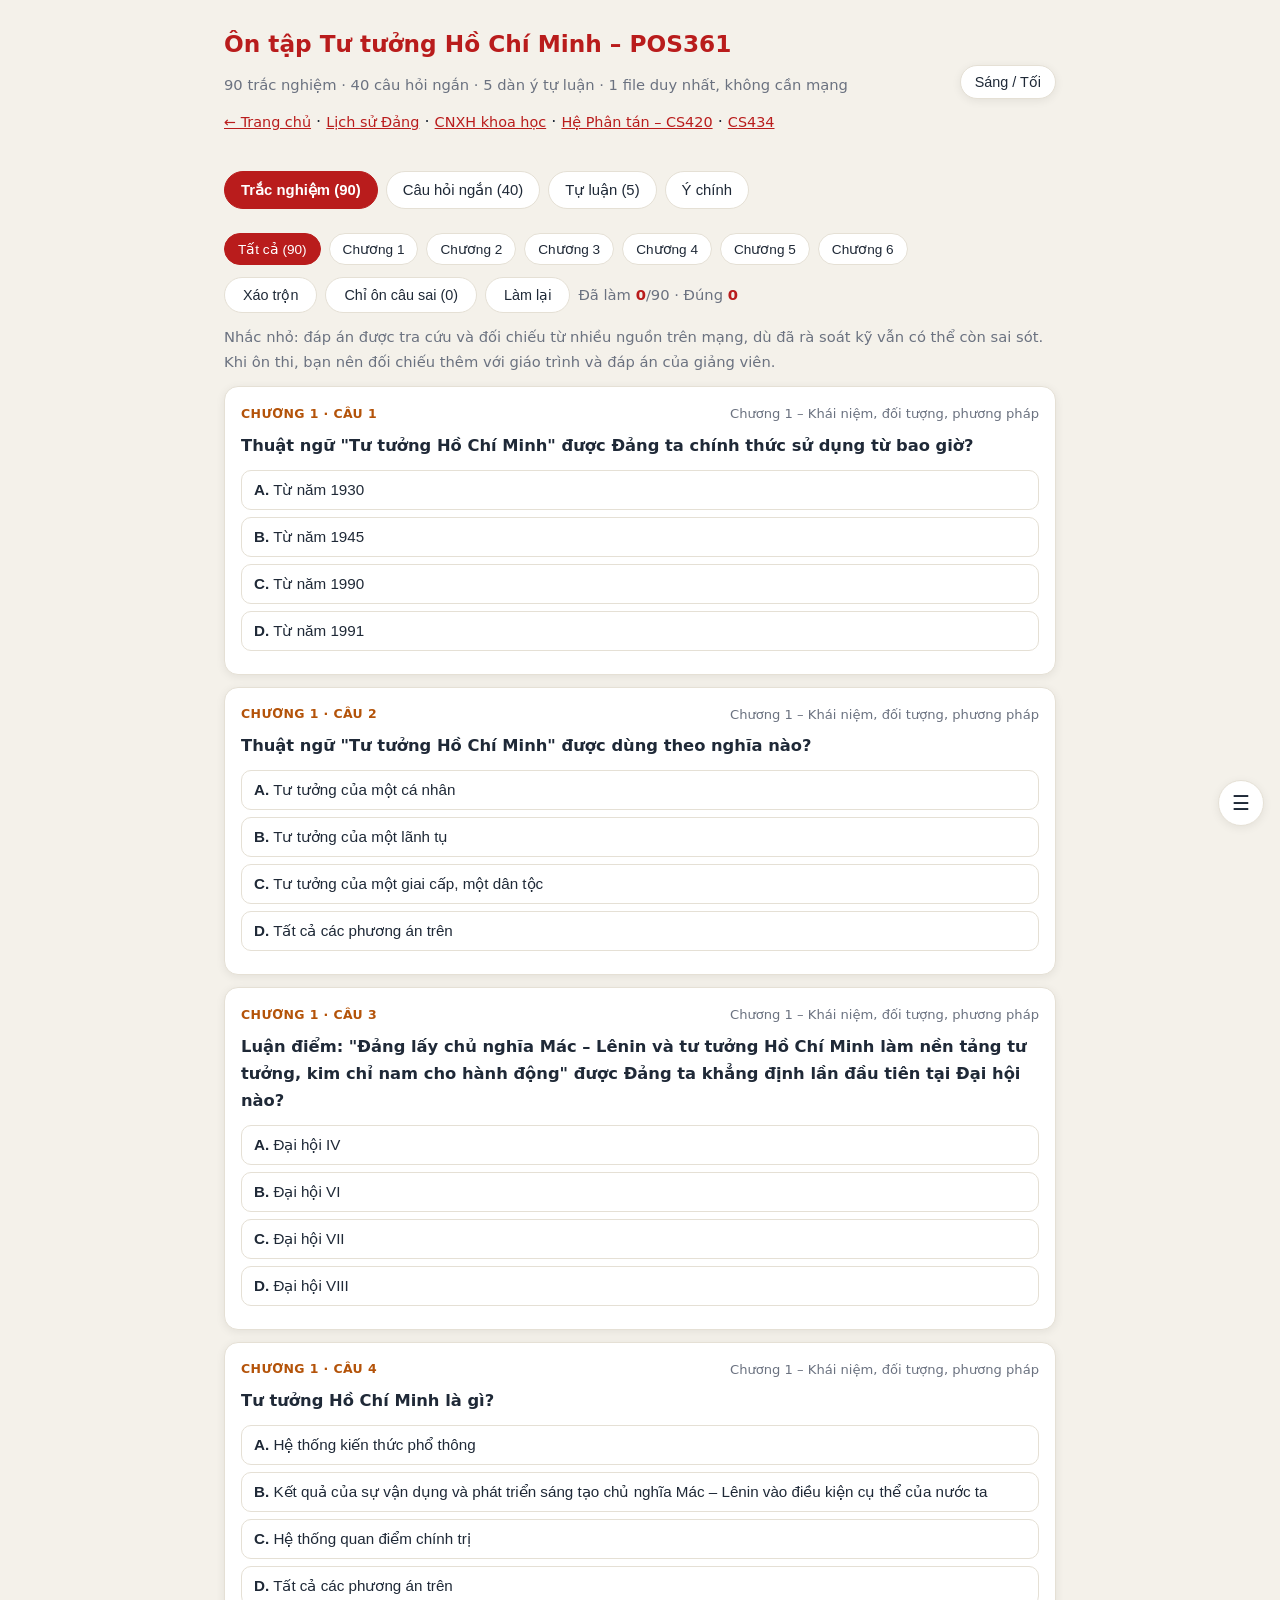
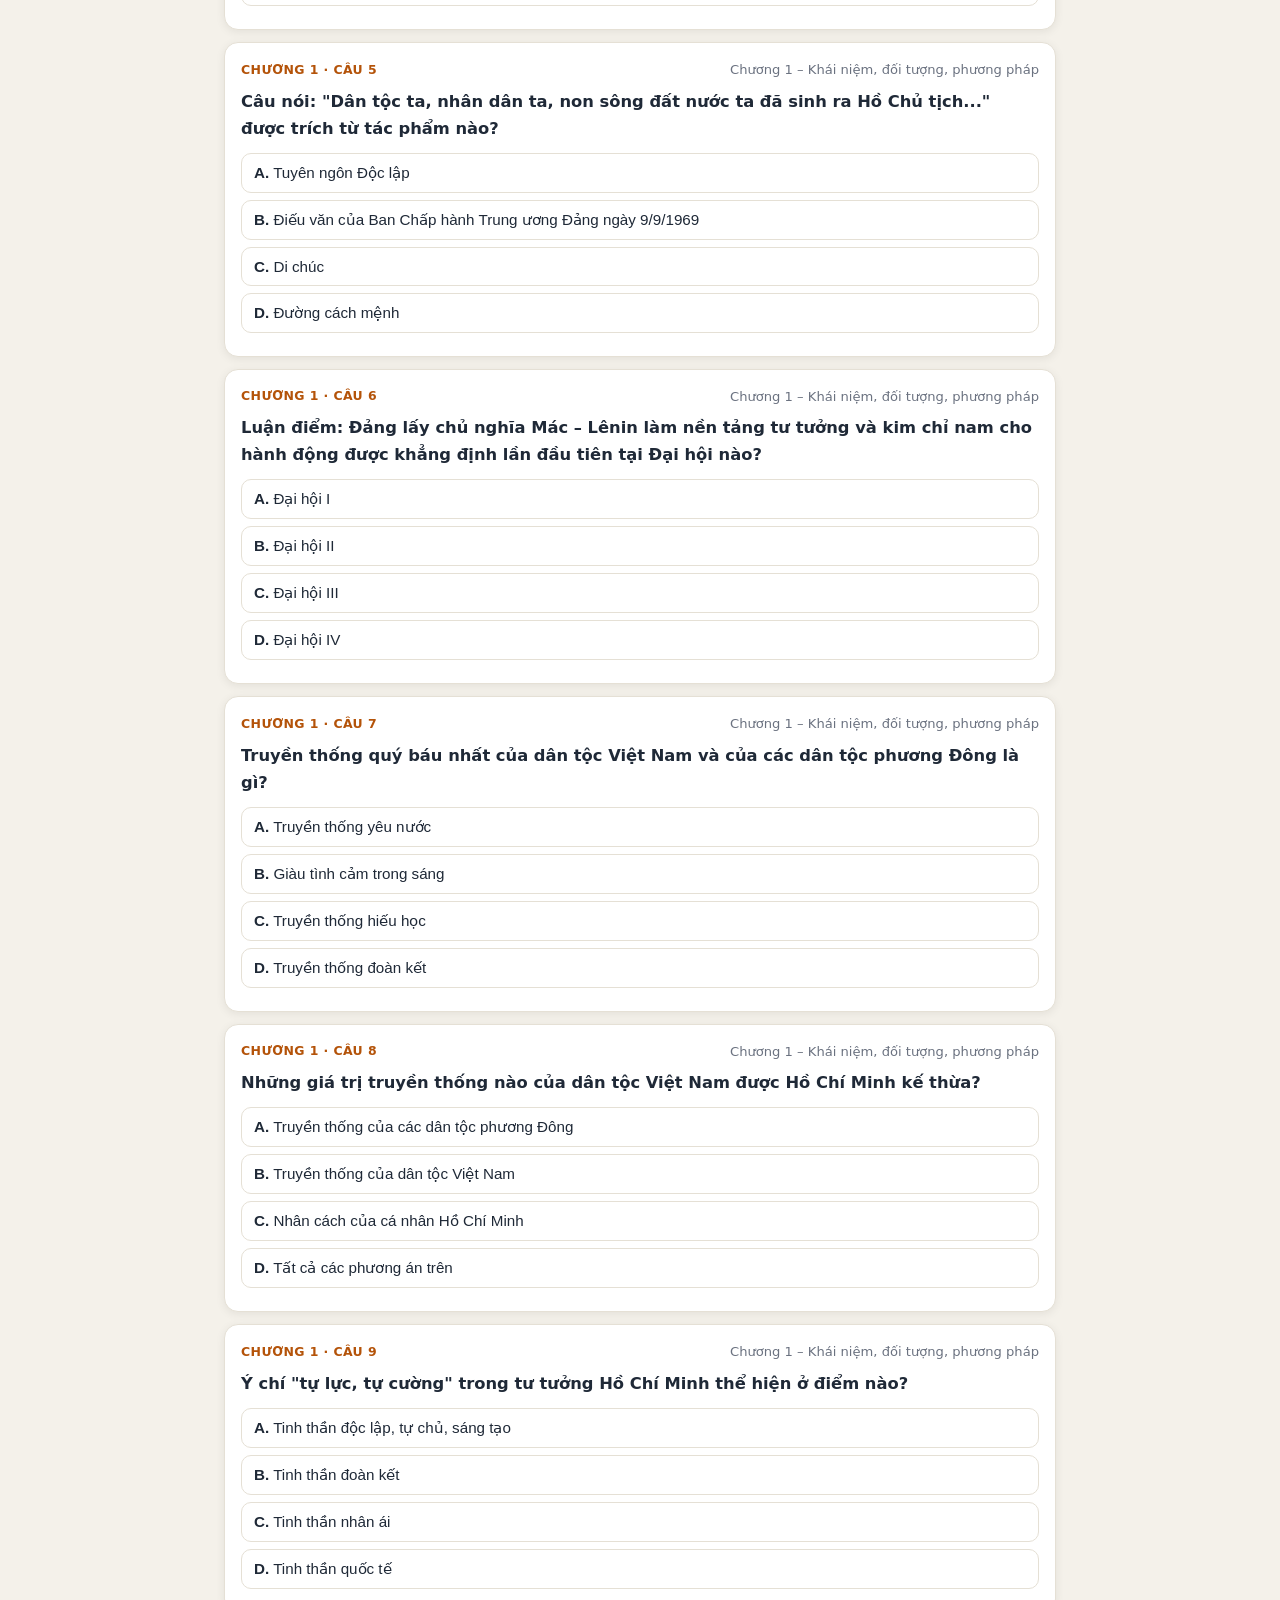
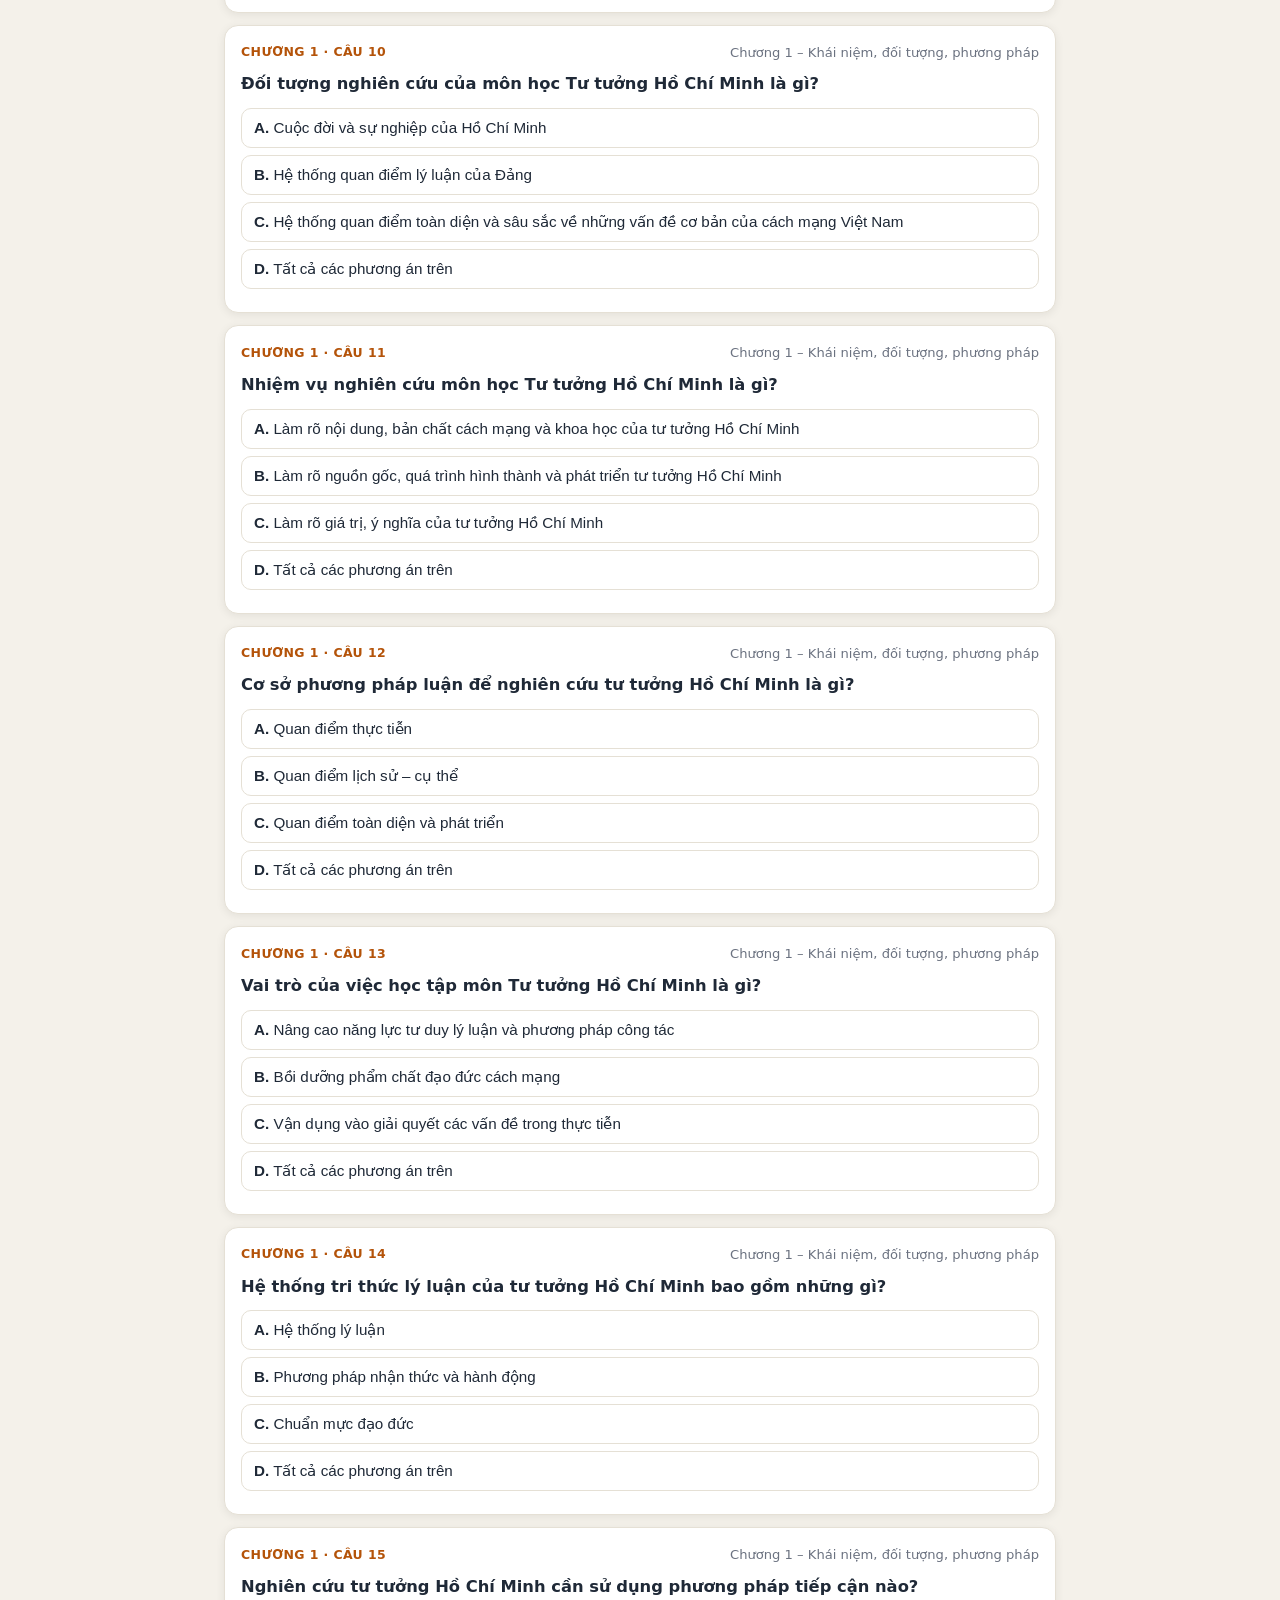
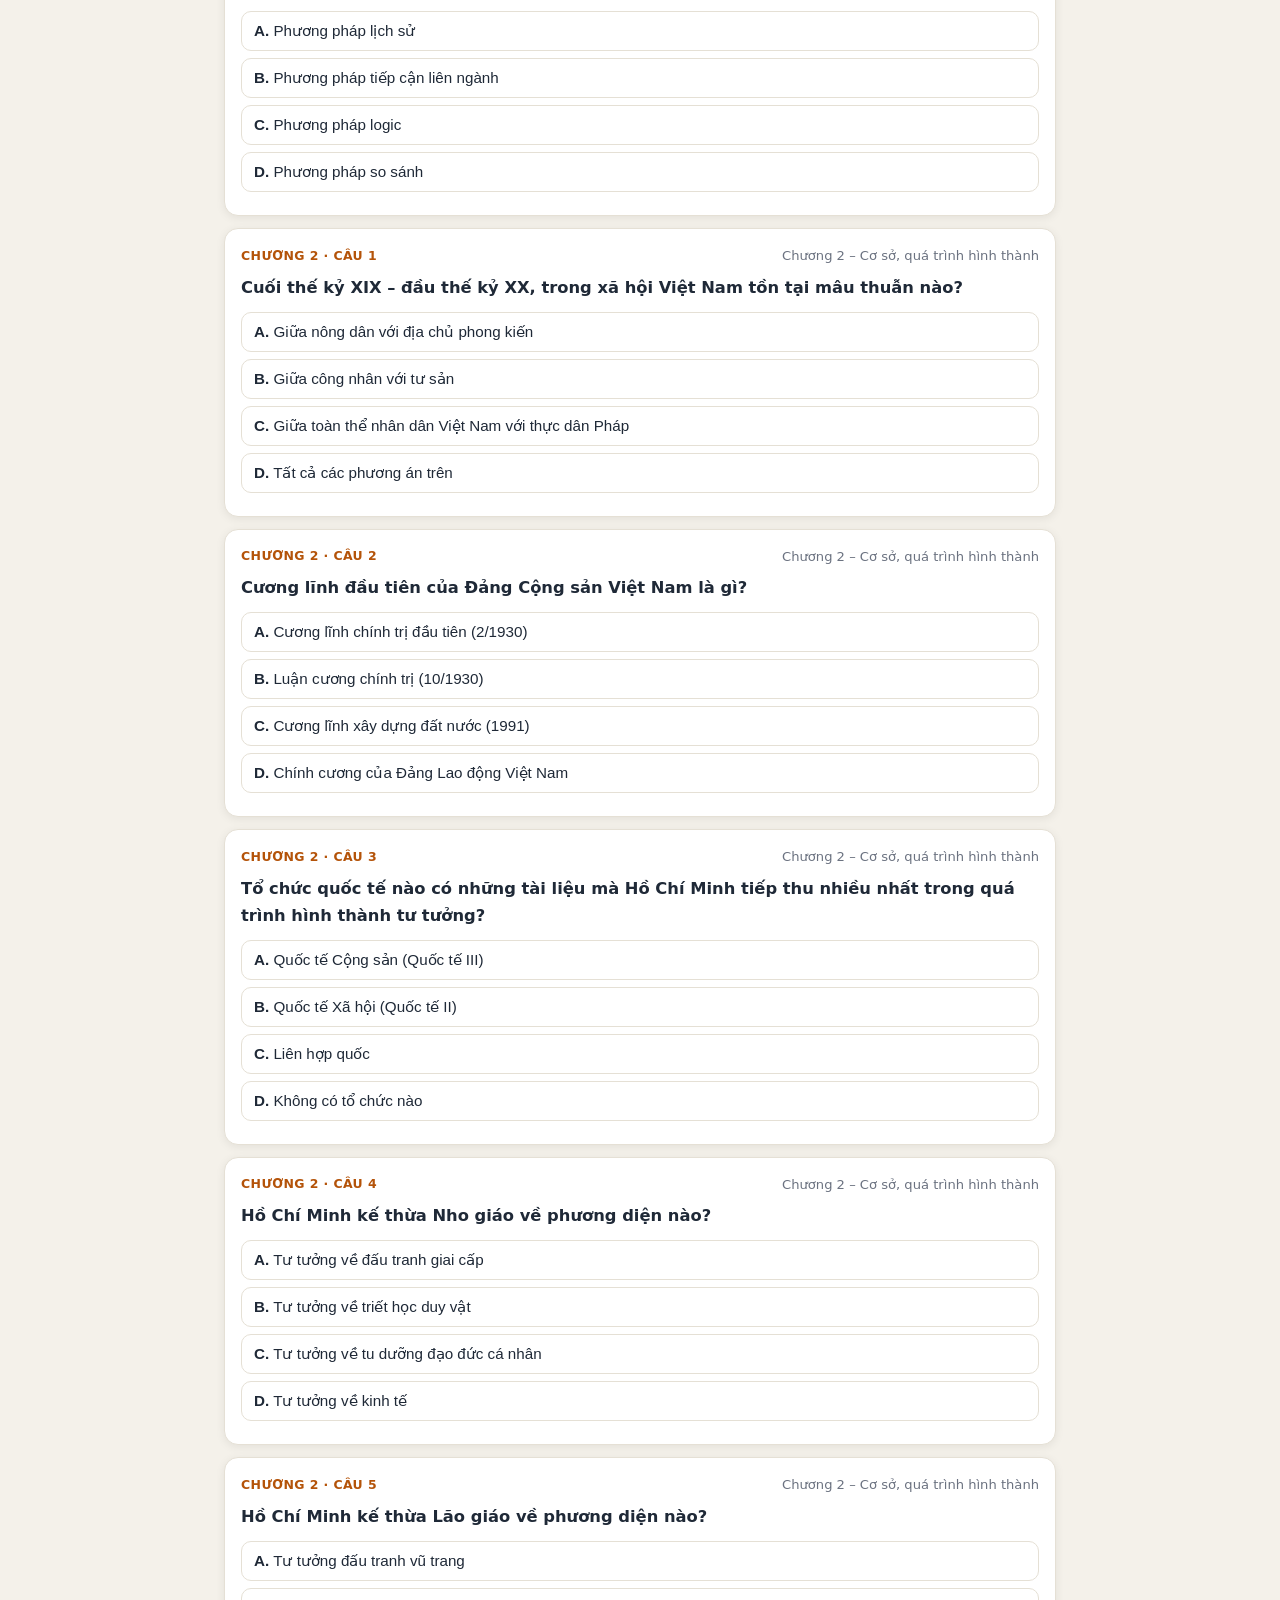
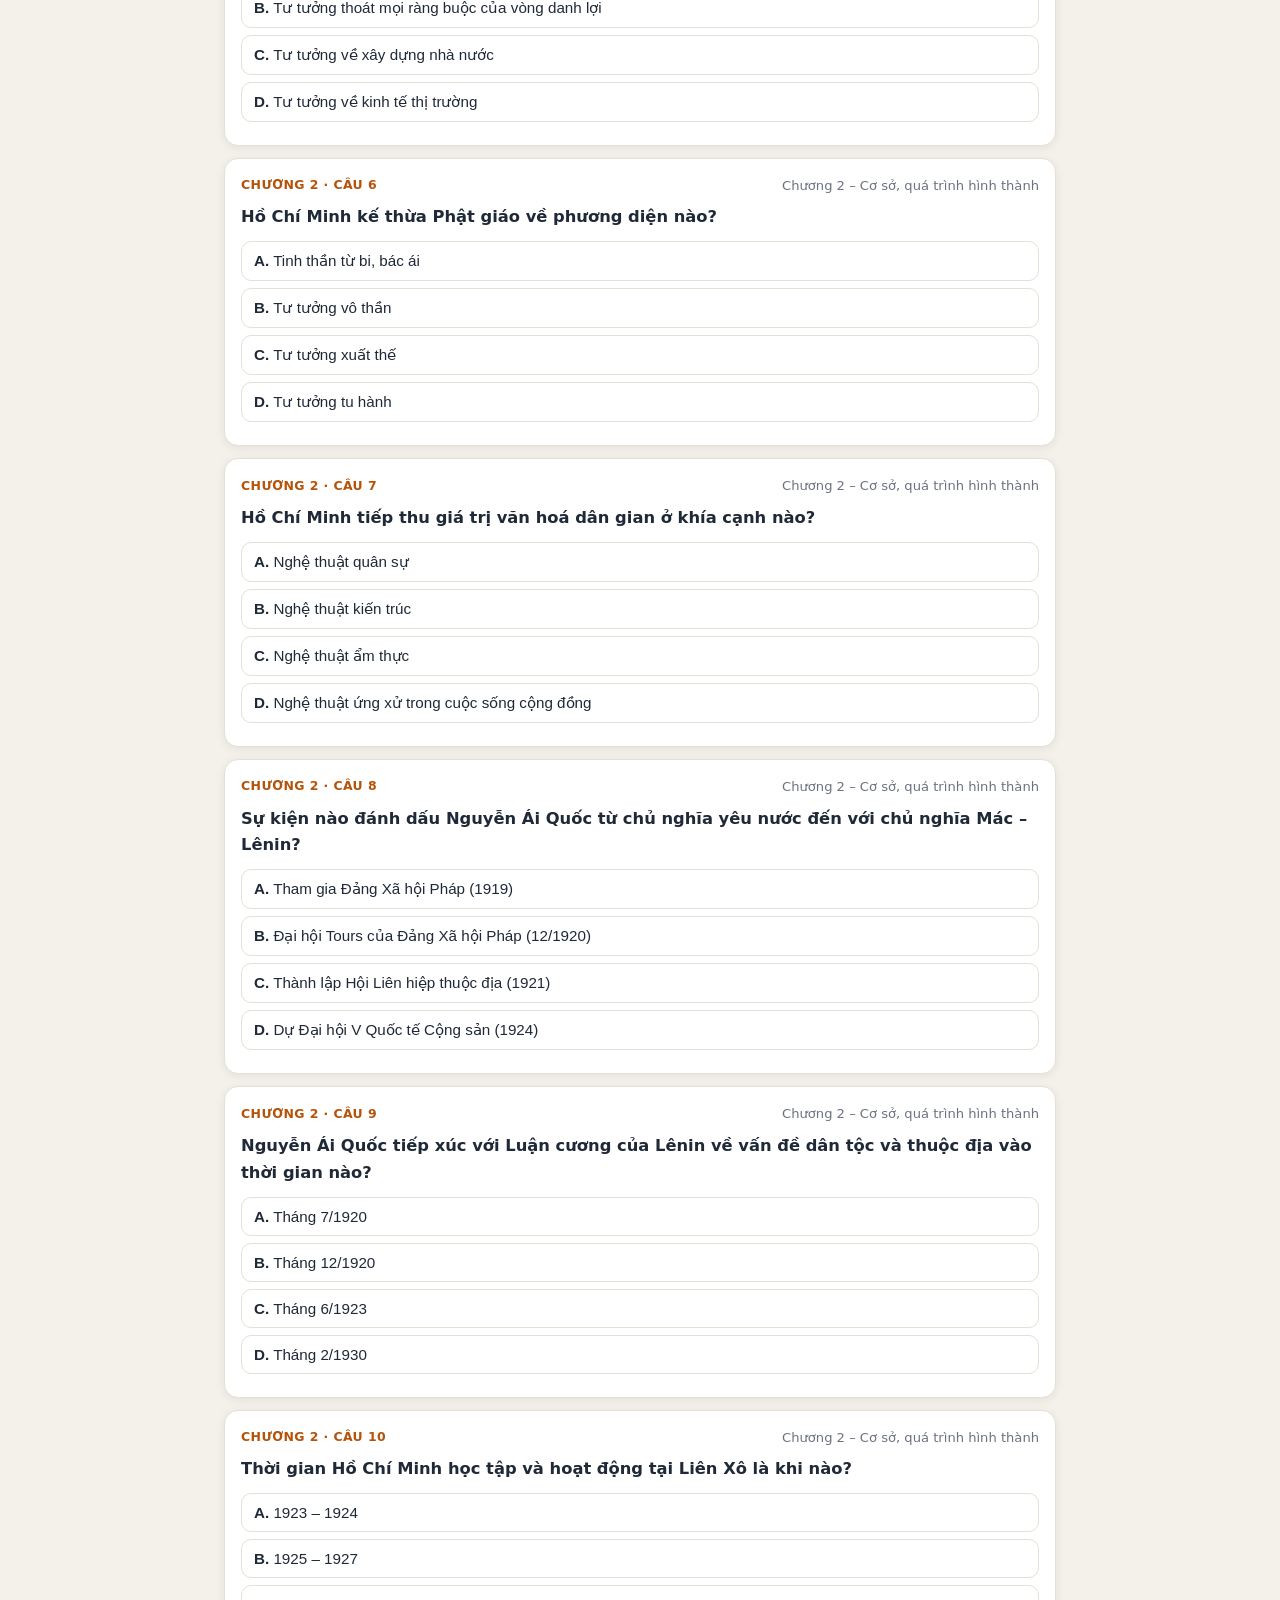
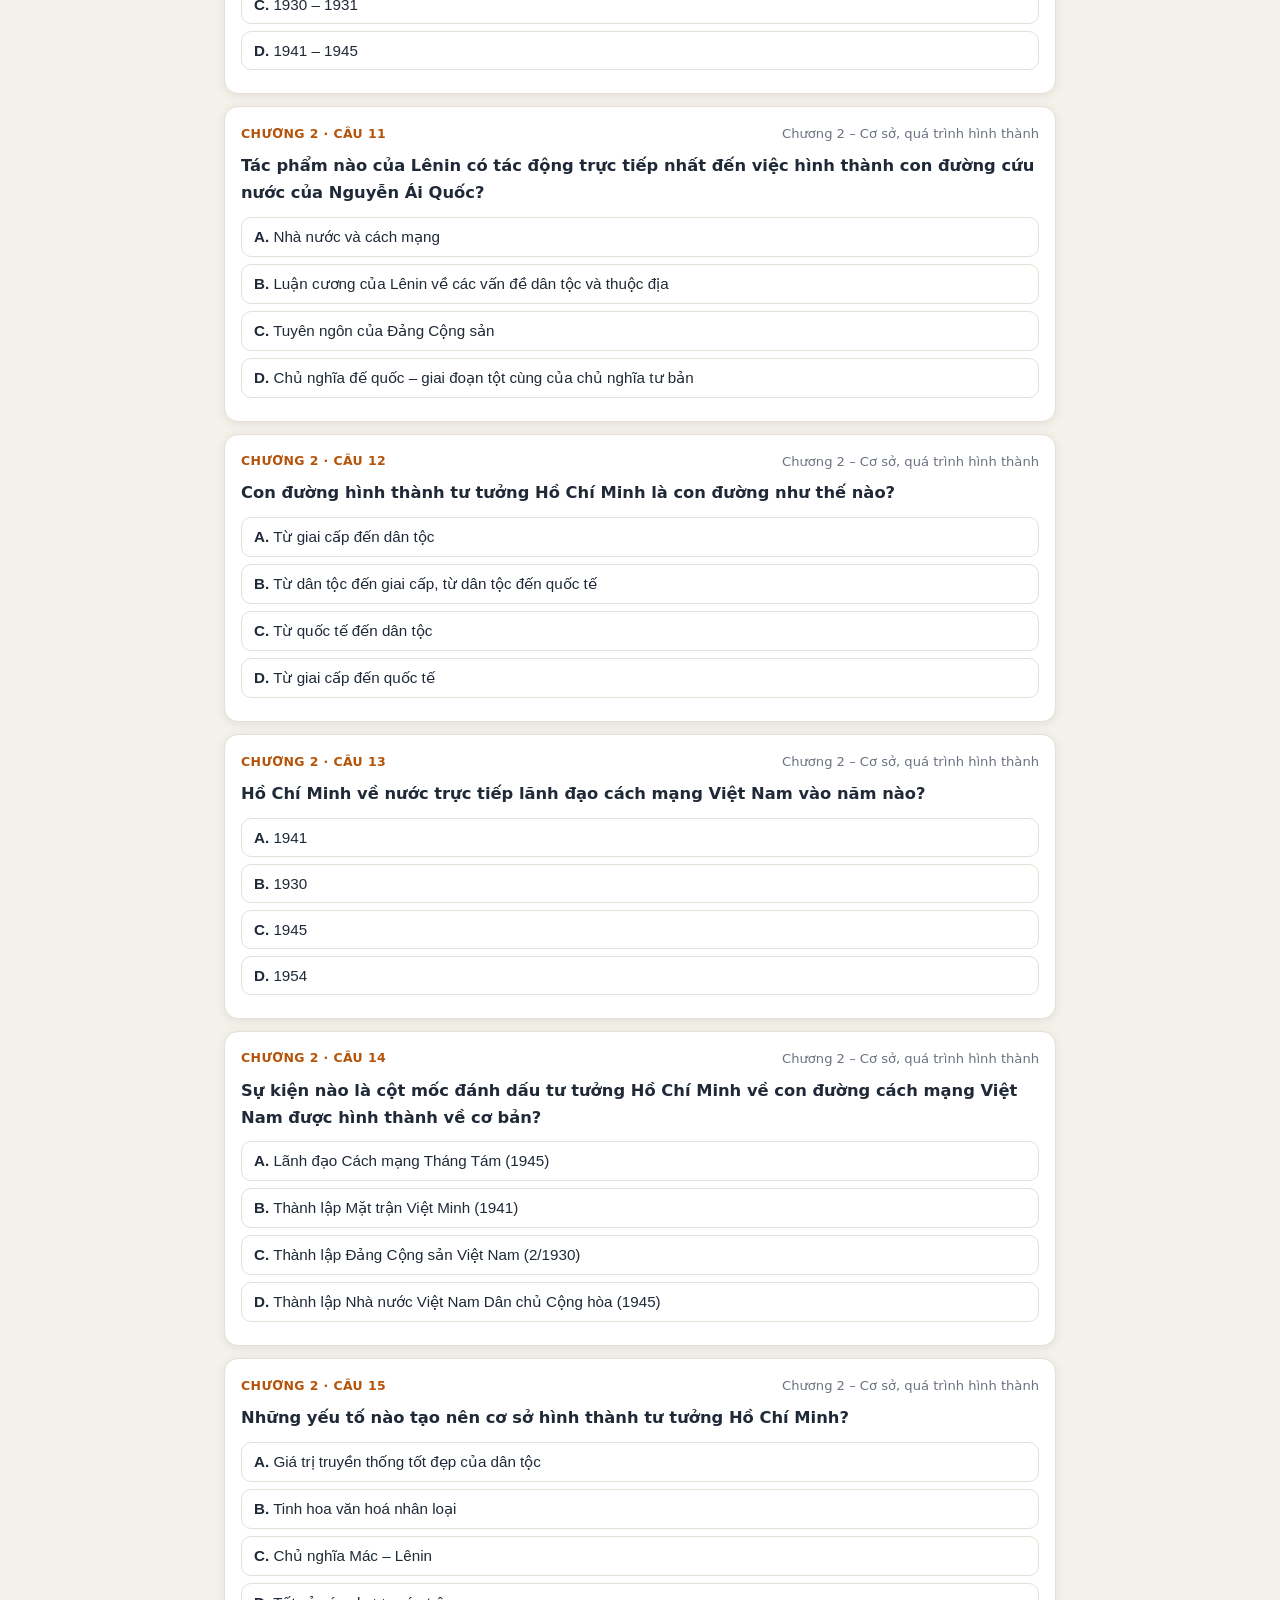
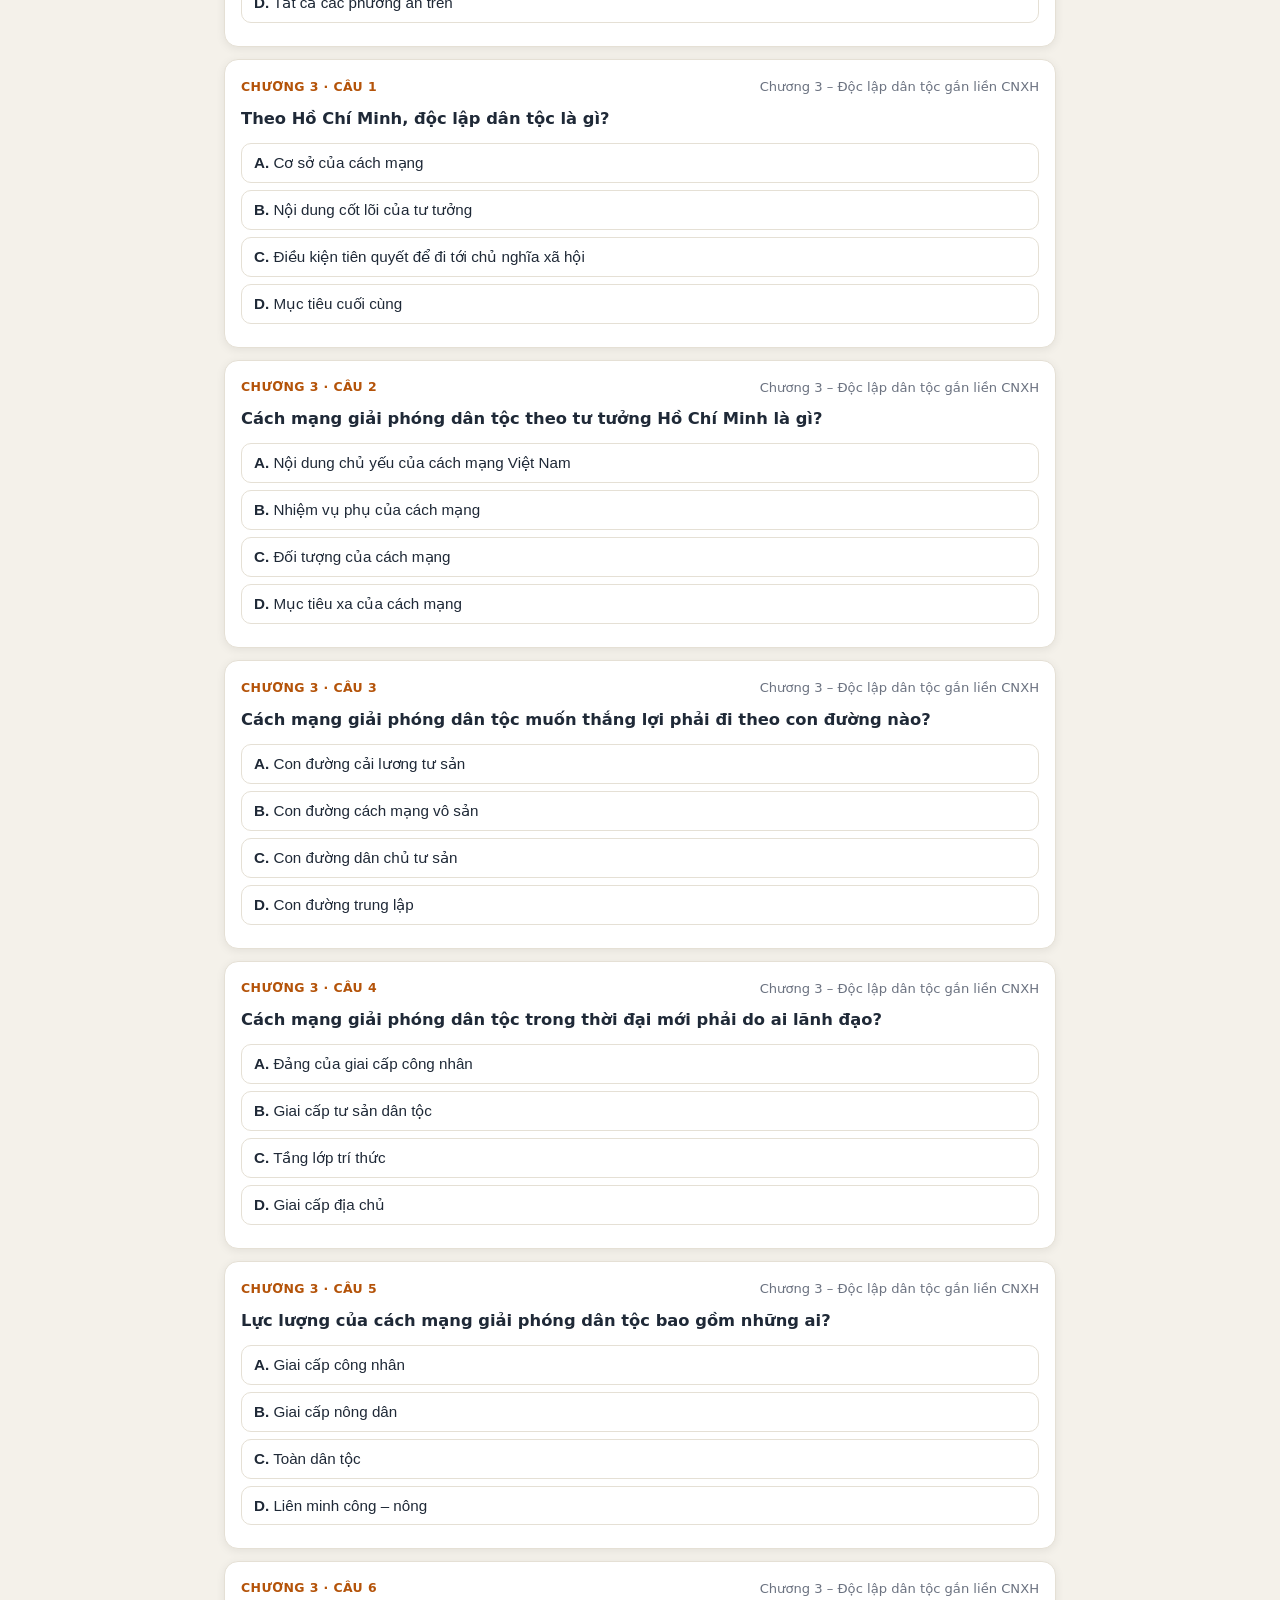
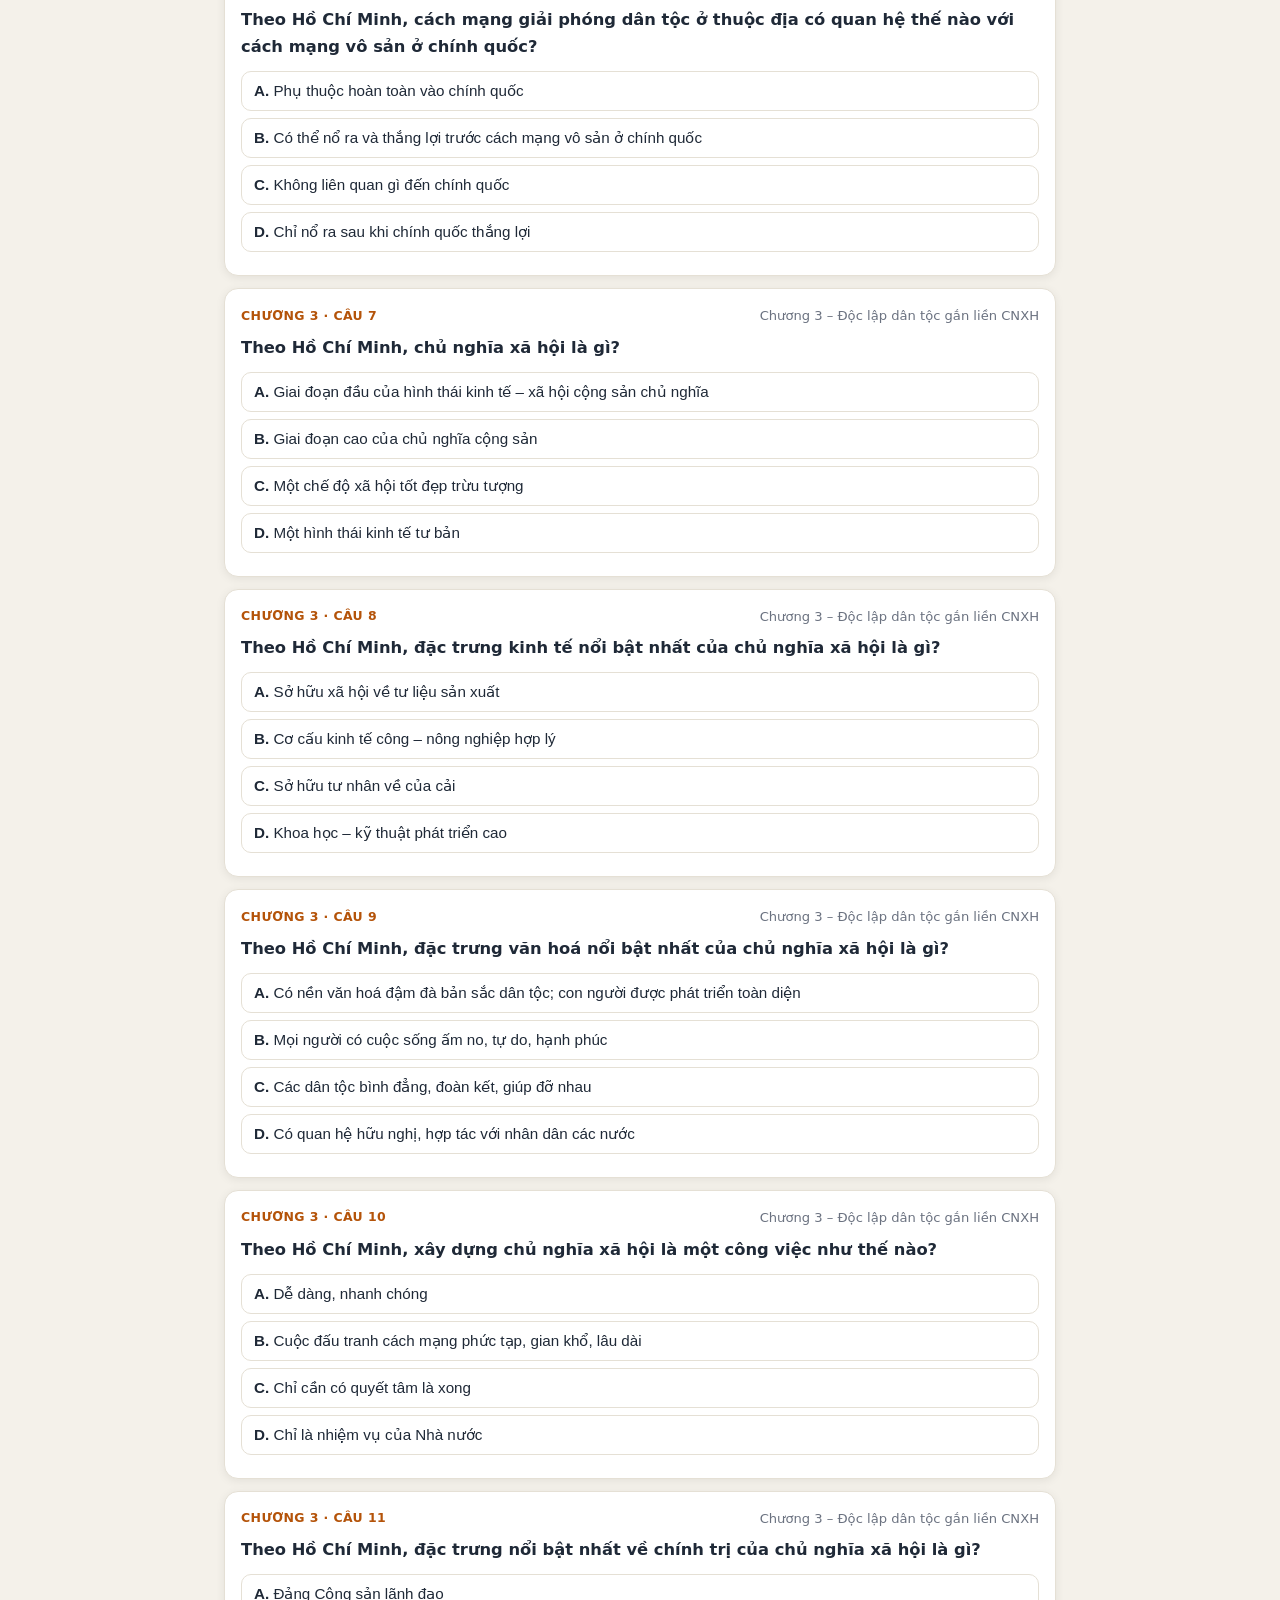
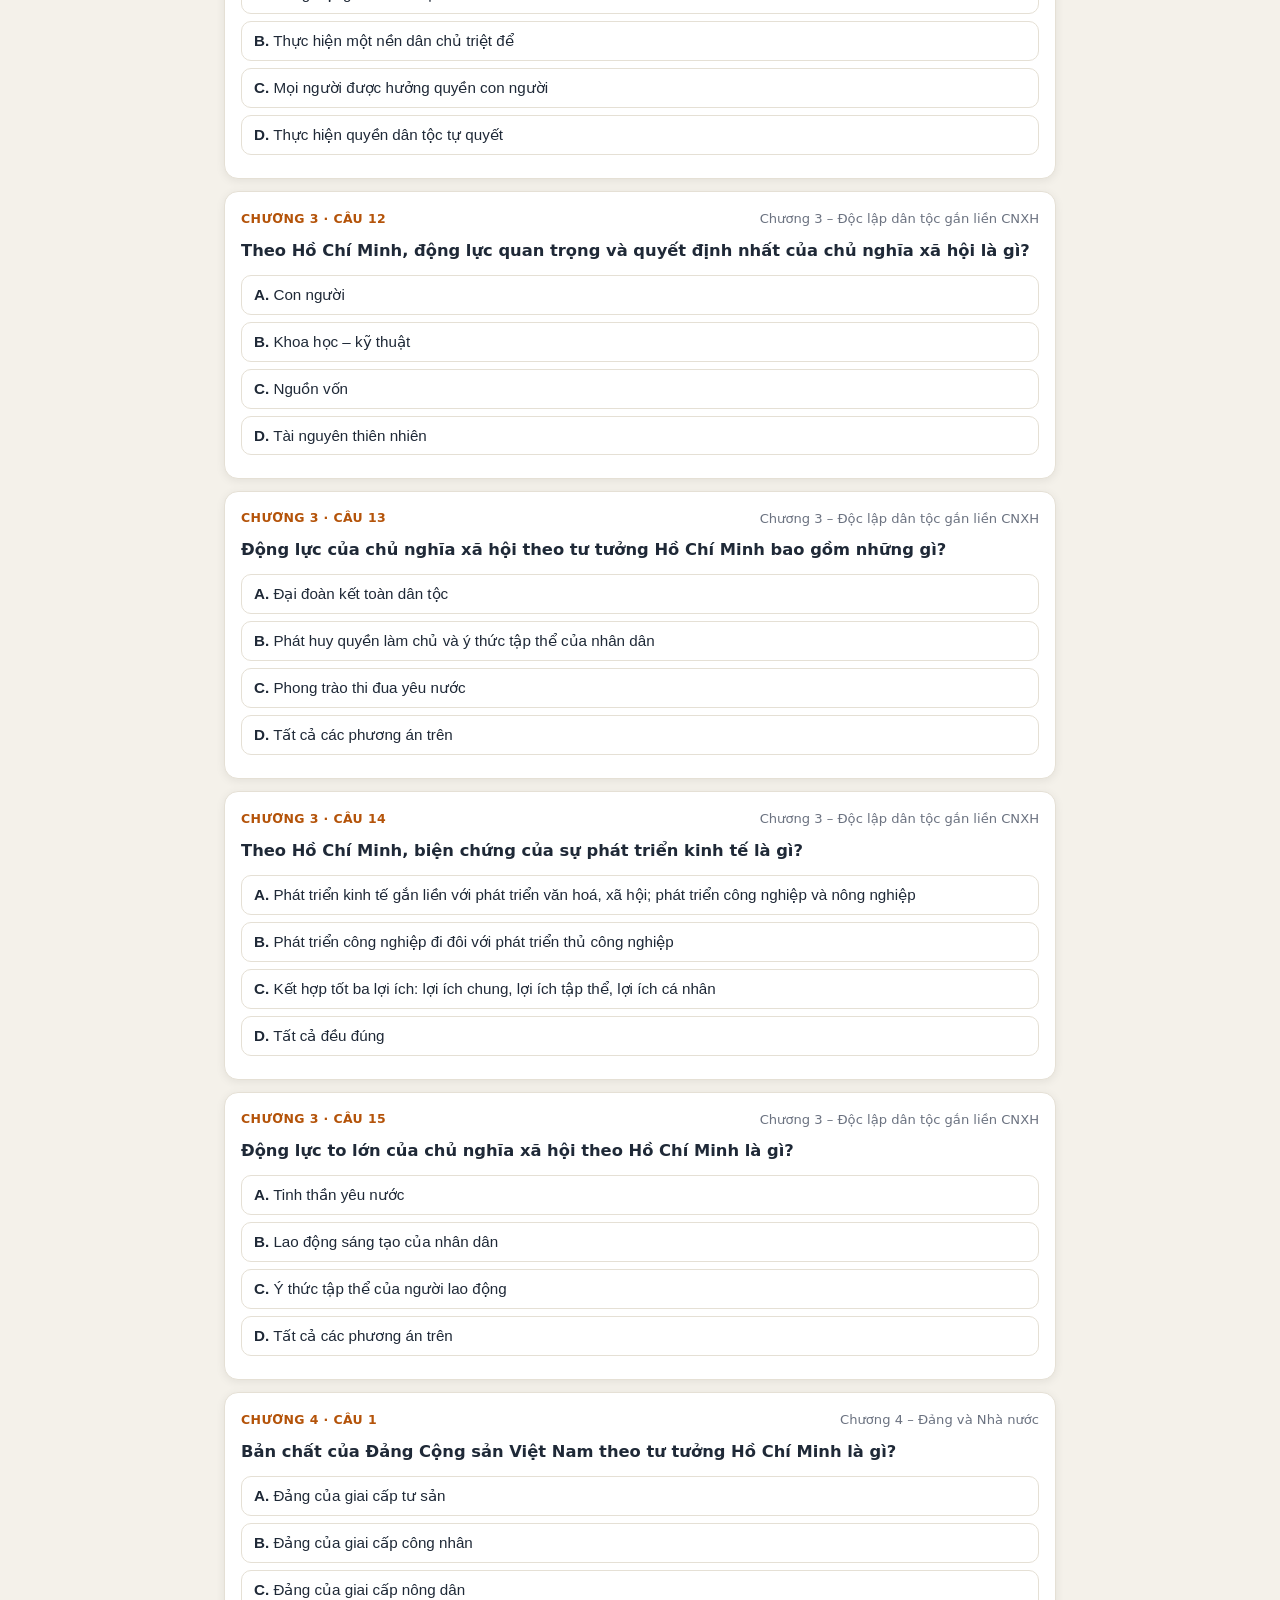
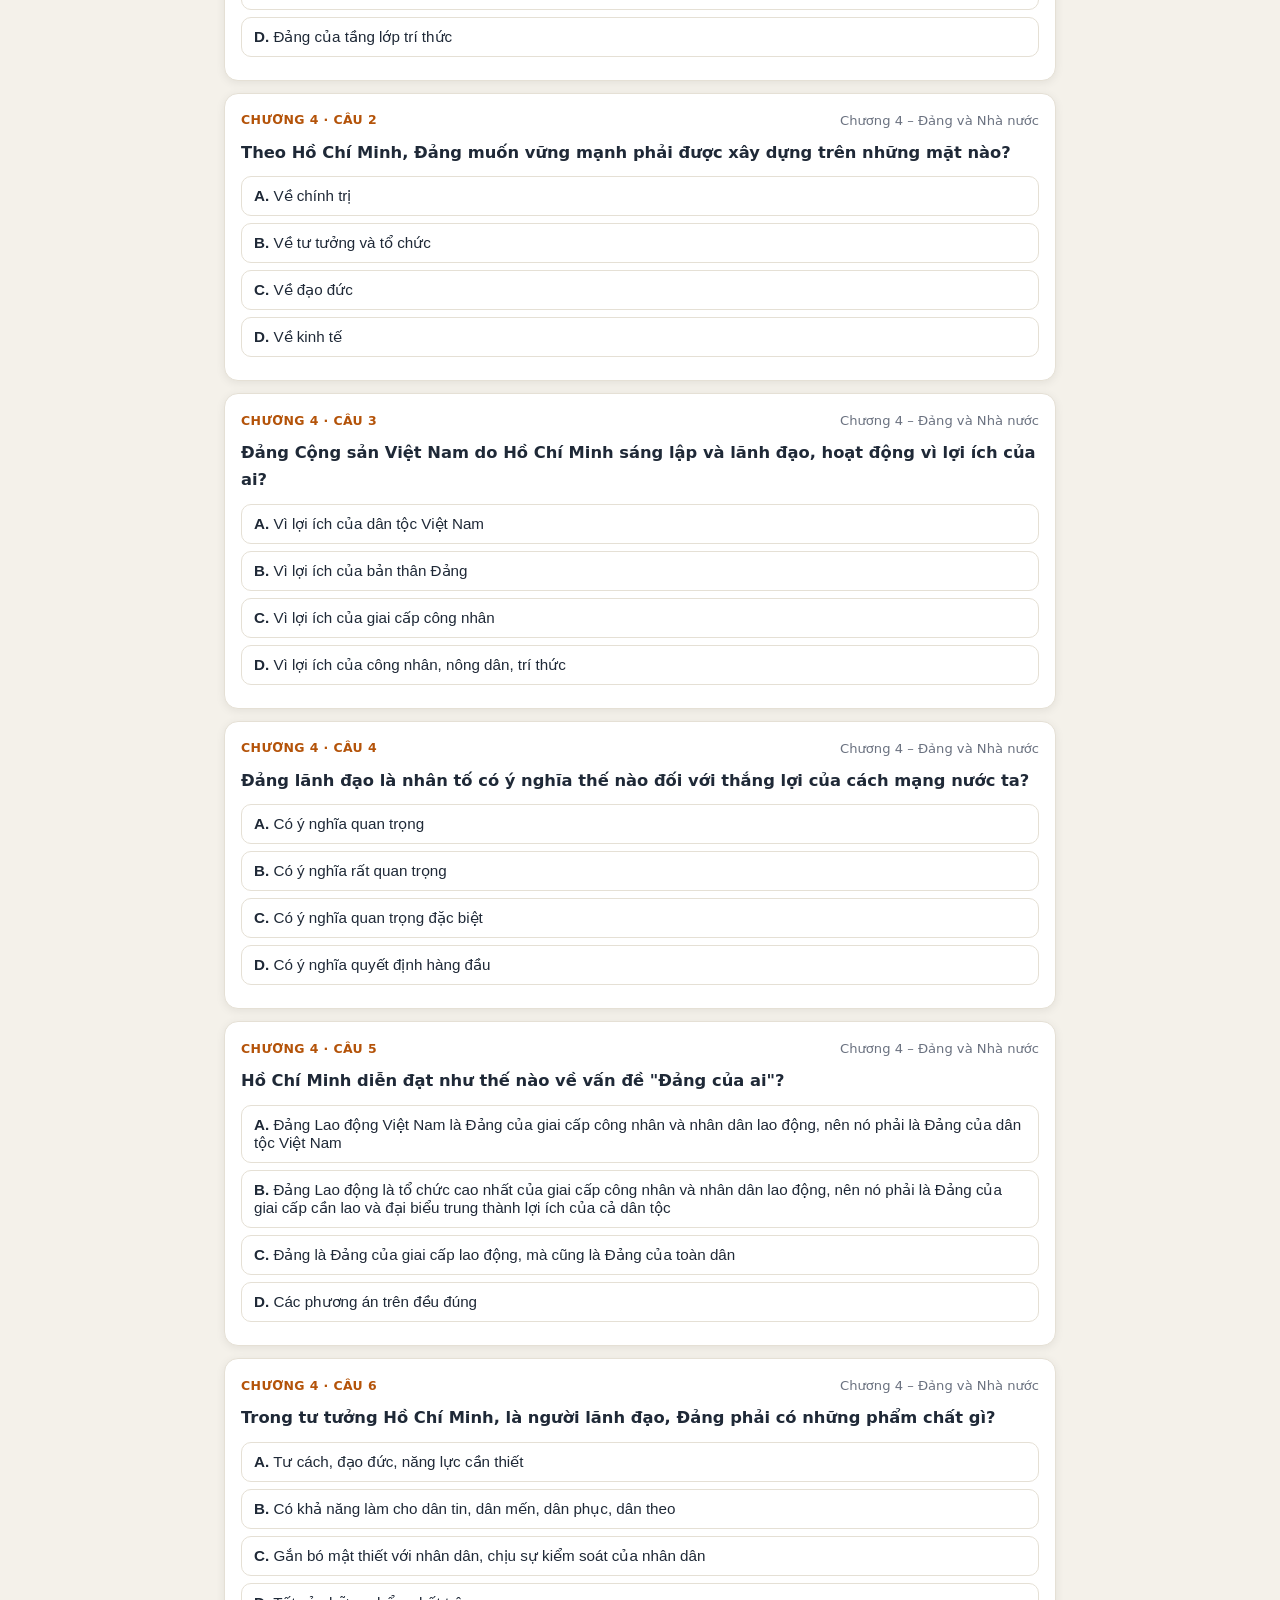
<file: pos361/fix-pos361-HCM.html>
<!DOCTYPE html>
<html lang="vi">
<head>
<meta charset="UTF-8">
<meta name="viewport" content="width=device-width, initial-scale=1.0">
<title>Ôn tập Tư tưởng Hồ Chí Minh – POS361</title>
<style>
:root{
  --bg:#f4f1ea; --card:#ffffff; --ink:#1f2937; --muted:#6b7280;
  --accent:#b91c1c; --accent-soft:#fee2e2; --gold:#b45309;
  --ok:#15803d; --ok-soft:#dcfce7; --bad:#b91c1c; --bad-soft:#fee2e2;
  --line:#e5e0d5; --shadow:0 2px 10px rgba(0,0,0,.07);
}
body.dark{
  --bg:#141210; --card:#1f1c18; --ink:#e9e2d6; --muted:#a8a094;
  --accent:#f87171; --accent-soft:#3b1d1d; --gold:#fbbf24;
  --ok:#4ade80; --ok-soft:#14331f; --bad:#f87171; --bad-soft:#3b1d1d;
  --line:#38322a; --shadow:0 2px 10px rgba(0,0,0,.4);
}
*{box-sizing:border-box}
body{margin:0;font-family:"Segoe UI",system-ui,-apple-system,sans-serif;background:var(--bg);color:var(--ink);line-height:1.65}
.wrap{max-width:860px;margin:0 auto;padding:16px 14px 80px}
header.top{display:flex;align-items:center;justify-content:space-between;gap:10px;margin-bottom:6px}
h1{font-size:1.45rem;margin:.4em 0;color:var(--accent)}
.sub{color:var(--muted);font-size:.92rem;margin:0 0 12px}
.theme-btn{background:var(--card);border:1px solid var(--line);color:var(--ink);border-radius:999px;padding:8px 14px;cursor:pointer;font-size:.9rem;box-shadow:var(--shadow)}
.tabs{display:flex;gap:8px;flex-wrap:wrap;margin:14px 0;position:sticky;top:0;background:var(--bg);padding:10px 0;z-index:5}
.tab{border:1px solid var(--line);background:var(--card);color:var(--ink);border-radius:999px;padding:9px 16px;cursor:pointer;font-size:.93rem}
.tab.active{background:var(--accent);color:#fff;border-color:var(--accent);font-weight:600}
.panel{display:none}.panel.active{display:block}
.card{background:var(--card);border:1px solid var(--line);border-radius:14px;padding:16px;margin:12px 0;box-shadow:var(--shadow)}
.chips{display:flex;gap:8px;flex-wrap:wrap;margin:10px 0}
.chip{border:1px solid var(--line);background:var(--card);color:var(--ink);border-radius:999px;padding:7px 13px;cursor:pointer;font-size:.85rem}
.chip.active{background:var(--accent);color:#fff;border-color:var(--accent)}
.q-head{display:flex;justify-content:space-between;align-items:center;gap:8px;margin-bottom:8px}
.q-tag{font-size:.78rem;color:var(--gold);font-weight:700;text-transform:uppercase;letter-spacing:.4px}
.q-num{font-size:.82rem;color:var(--muted)}
.q-text{font-weight:600;margin:0 0 10px;font-size:1.02rem}
.opt{display:block;width:100%;text-align:left;background:var(--card);border:1px solid var(--line);color:var(--ink);border-radius:10px;padding:10px 12px;margin:7px 0;cursor:pointer;font-size:.95rem;transition:background .15s}
.opt:hover:not(:disabled){border-color:var(--accent)}
.opt:disabled{cursor:default;opacity:.95}
.opt.correct{background:var(--ok-soft);border-color:var(--ok);color:var(--ok);font-weight:600}
.opt.wrong{background:var(--bad-soft);border-color:var(--bad);color:var(--bad)}
.tip{display:none;background:var(--accent-soft);border-left:4px solid var(--accent);border-radius:0 10px 10px 0;padding:10px 12px;margin-top:10px;font-size:.9rem}
.tip.show{display:block}
.tip b{color:var(--accent)}
.toolbar{display:flex;gap:8px;flex-wrap:wrap;align-items:center;margin:12px 0}
.btn{background:var(--accent);color:#fff;border:none;border-radius:999px;padding:9px 18px;cursor:pointer;font-size:.9rem}
.btn.ghost{background:var(--card);color:var(--ink);border:1px solid var(--line)}
.score{font-size:.92rem;color:var(--muted)}
.score b{color:var(--accent)}
/* muc luc cau hoi + nut len dau trang */
#qNavFab{position:fixed;right:16px;bottom:74px;width:46px;height:46px;border-radius:50%;background:var(--card);color:var(--ink);border:1px solid var(--line);font-size:20px;line-height:1;cursor:pointer;box-shadow:var(--shadow);z-index:60}
#qNavOverlay{position:fixed;inset:0;background:rgba(0,0,0,.5);display:none;align-items:center;justify-content:center;z-index:80;padding:16px}
#qNavOverlay.open{display:flex}
#qNavPopup{background:var(--card);color:var(--ink);border:1px solid var(--line);border-radius:14px;box-shadow:var(--shadow);max-width:430px;width:100%;max-height:72vh;display:flex;flex-direction:column}
.qnav-head{display:flex;align-items:center;justify-content:space-between;padding:12px 14px;border-bottom:1px solid var(--line)}
#qNavClose{border:1px solid var(--line);background:transparent;color:var(--ink);border-radius:8px;width:32px;height:32px;cursor:pointer;font-size:15px;line-height:1}
#qNav{display:grid;grid-template-columns:repeat(auto-fill,minmax(42px,1fr));gap:8px;padding:14px;overflow-y:auto}
.qn{padding:8px 0;border:1px solid var(--line);border-radius:8px;background:var(--card);color:var(--ink);font-weight:700;cursor:pointer;font-size:.85rem}
.qn.ok{background:#16a34a;border-color:#16a34a;color:#fff}
.qn.bad{background:#dc2626;border-color:#dc2626;color:#fff}
.qnl{grid-column:1/-1;display:block;width:100%;text-align:left;padding:10px 12px;border:1px solid var(--line);border-radius:10px;background:var(--card);color:var(--ink);cursor:pointer;font-size:.9rem}
.card.flash{outline:2px solid var(--accent);outline-offset:2px}
#toTop{position:fixed;right:16px;bottom:16px;width:46px;height:46px;border-radius:50%;border:none;background:var(--accent);color:#fff;font-size:22px;line-height:1;cursor:pointer;box-shadow:var(--shadow);display:none;z-index:60}
#toTop.show{display:block}
/* essay */
.acc{border:1px solid var(--line);border-radius:14px;margin:12px 0;background:var(--card);box-shadow:var(--shadow);overflow:hidden}
.acc-head{padding:15px 16px;cursor:pointer;font-weight:700;display:flex;justify-content:space-between;gap:10px;align-items:center}
.acc-head:hover{background:var(--accent-soft)}
.acc-body{display:none;padding:4px 18px 18px}
.acc.open .acc-body{display:block}
.acc-body h4{color:var(--accent);margin:14px 0 6px;font-size:.98rem}
.acc-body ul{margin:6px 0;padding-left:20px}
.acc-body li{margin:5px 0;font-size:.94rem}
.kw{background:var(--accent-soft);border-radius:6px;padding:1px 7px;font-size:.88em;color:var(--accent);font-weight:600;white-space:nowrap}
/* key points */
.tl{position:relative;margin:14px 0 14px 8px;padding-left:22px;border-left:3px solid var(--accent)}
.tl-item{margin:0 0 16px;position:relative}
.tl-item::before{content:"";position:absolute;left:-30px;top:6px;width:12px;height:12px;border-radius:50%;background:var(--accent)}
.tl-year{font-weight:800;color:var(--accent)}
.formula{background:var(--card);border:1px dashed var(--accent);border-radius:12px;padding:12px 14px;margin:10px 0;font-size:.95rem}
.formula b{color:var(--accent)}
footer.note{margin-top:26px;color:var(--muted);font-size:.85rem;border-top:1px solid var(--line);padding-top:14px}
@media(max-width:640px){
  .wrap{padding:12px 10px 60px}
  h1{font-size:1.15rem}
  .sub{font-size:.84rem}
  header.top{align-items:flex-start}
  .theme-btn{padding:7px 12px;font-size:.8rem;flex:0 0 auto}
  .tabs{flex-wrap:nowrap;overflow-x:auto;gap:6px;padding:8px 2px;scrollbar-width:none;-webkit-overflow-scrolling:touch}
  .tabs::-webkit-scrollbar{display:none}
  .tab{flex:0 0 auto;padding:8px 13px;font-size:.84rem}
  .chips{gap:6px}
  .chip{padding:6px 11px;font-size:.8rem}
  .toolbar{gap:6px}
  .btn{padding:8px 14px;font-size:.84rem}
  .score{font-size:.84rem;width:100%}
  .card{padding:13px 12px}
  .q-text{font-size:.97rem}
  .q-head{flex-wrap:wrap;gap:4px}
  .q-num{font-size:.74rem}
  .opt{padding:9px 10px;font-size:.9rem}
  .tip{font-size:.86rem}
  .acc-head{padding:13px 14px;font-size:.94rem}
  .tl{margin-left:4px}
}
</style>
</head>
<body>
<div class="wrap">
<header class="top">
  <div>
    <h1>Ôn tập Tư tưởng Hồ Chí Minh – POS361</h1>
    <p class="sub">90 trắc nghiệm &middot; 40 câu hỏi ngắn &middot; 5 dàn ý tự luận &middot; 1 file duy nhất, không cần mạng</p>
    <p style="margin:0 0 12px"><a href="../" style="color:var(--accent);font-size:.9rem">&larr; Trang chủ</a> &middot; <a href="../lsd/" style="color:var(--accent);font-size:.9rem">Lịch sử Đảng</a> &middot; <a href="../pos351/" style="color:var(--accent);font-size:.9rem">CNXH khoa học</a> &middot; <a href="../cs420/" style="color:var(--accent);font-size:.9rem">Hệ Phân tán – CS420</a> &middot; <a href="../cs434/" style="color:var(--accent);font-size:.9rem">CS434</a></p>
  </div>
  <button class="theme-btn" id="themeBtn" title="Đổi giao diện sáng/tối">Sáng / Tối</button>
</header>

<nav class="tabs">
  <button class="tab active" data-tab="quiz">Trắc nghiệm (90)</button>
  <button class="tab" data-tab="flash">Câu hỏi ngắn (40)</button>
  <button class="tab" data-tab="essay">Tự luận (5)</button>
  <button class="tab" data-tab="keys">Ý chính</button>
</nav>

<!-- ============ QUIZ ============ -->
<section class="panel active" id="panel-quiz">
  <div class="chips" id="chapChips"></div>
  <div class="toolbar">
    <button class="btn ghost" id="shuffleBtn">Xáo trộn</button>
    <button class="btn ghost" id="wrongBtn">Chỉ ôn câu sai (<span id="wrongCount">0</span>)</button>
    <button class="btn ghost" id="resetBtn">Làm lại</button>
    <span class="score" id="scoreLine">Đã làm <b>0</b>/90 &middot; Đúng <b>0</b></span>
  </div>
  <p class="sub">Nhắc nhỏ: đáp án được tra cứu và đối chiếu từ nhiều nguồn trên mạng, dù đã rà soát kỹ vẫn có thể còn sai sót. Khi ôn thi, bạn nên đối chiếu thêm với giáo trình và đáp án của giảng viên.</p>
  <div id="quizList"></div>
</section>

<!-- ============ CÂU HỎI NGẮN ============ -->
<section class="panel" id="panel-flash">
  <div class="toolbar">
    <button class="btn ghost" id="fcShuffle">Xáo trộn thứ tự</button>
    <span class="score">Đáp án hiện ngay bên dưới mỗi câu hỏi</span>
  </div>
  <div id="flashList"></div>
</section>

<!-- ============ ESSAY ============ -->
<section class="panel" id="panel-essay">
  <p class="sub">Chạm vào từng đề để mở dàn ý chi tiết. Mỗi dàn ý đều có sẵn đoạn <b>liên hệ sinh viên</b> dùng được cho nhiều đề.</p>
  <div id="essayList"></div>
</section>

<!-- ============ KEY POINTS ============ -->
<section class="panel" id="panel-keys">
  <div class="card">
    <h3 id="keysec-0" style="color:var(--accent);margin-top:0">Dòng thời gian cần nhớ</h3>
    <div class="tl">
      <div class="tl-item"><span class="tl-year">1890</span> – Nguyễn Sinh Cung (Hồ Chí Minh) sinh tại Nghệ An.</div>
      <div class="tl-item"><span class="tl-year">1911</span> – Ra đi tìm đường cứu nước từ bến Nhà Rồng.</div>
      <div class="tl-item"><span class="tl-year">1919</span> – Gửi <i>Bản yêu sách của nhân dân An Nam</i> tới Hội nghị Versailles.</div>
      <div class="tl-item"><span class="tl-year">7/1920</span> – Đọc <i>Luận cương của Lênin về vấn đề dân tộc và thuộc địa</i> → tìm ra con đường cứu nước.</div>
      <div class="tl-item"><span class="tl-year">12/1920</span> – Đại hội Tours: bỏ phiếu tán thành Quốc tế III, trở thành người cộng sản.</div>
      <div class="tl-item"><span class="tl-year">1923–1924</span> – Học tập, hoạt động tại Liên Xô.</div>
      <div class="tl-item"><span class="tl-year">1927</span> – Xuất bản <i>Đường Kách mệnh</i> (tập bài giảng ở Quảng Châu).</div>
      <div class="tl-item"><span class="tl-year">2/1930</span> – Chủ trì hợp nhất 3 tổ chức cộng sản, thành lập Đảng Cộng sản Việt Nam; soạn <i>Cương lĩnh</i> đầu tiên.</div>
      <div class="tl-item"><span class="tl-year">1941</span> – Về nước, chủ trì Hội nghị TW 8, thành lập Mặt trận Việt Minh.</div>
      <div class="tl-item"><span class="tl-year">8/1945</span> – Lãnh đạo Tổng khởi nghĩa; <i>Hiệu triệu tổng khởi nghĩa</i> ("Hỡi đồng bào yêu quý!...").</div>
      <div class="tl-item"><span class="tl-year">2/9/1945</span> – Đọc <i>Tuyên ngôn Độc lập</i>, khai sinh nước Việt Nam Dân chủ Cộng hòa.</div>
      <div class="tl-item"><span class="tl-year">19/12/1946</span> – <i>Lời kêu gọi toàn quốc kháng chiến</i>.</div>
      <div class="tl-item"><span class="tl-year">1951</span> – Đại hội II: Đảng đổi tên thành Đảng Lao động Việt Nam.</div>
      <div class="tl-item"><span class="tl-year">1957</span> – "Nước Việt Nam là một, dân tộc Việt Nam là một..."</div>
      <div class="tl-item"><span class="tl-year">1958</span> – Viết bài <i>Đạo đức cách mạng</i>.</div>
      <div class="tl-item"><span class="tl-year">1969</span> – <i>Di chúc</i>; bài <i>Nâng cao đạo đức cách mạng, quét sạch chủ nghĩa cá nhân</i>; qua đời 2/9/1969.</div>
      <div class="tl-item"><span class="tl-year">1991</span> – Đại hội VII: chính thức dùng thuật ngữ "Tư tưởng Hồ Chí Minh"; Cương lĩnh 1991.</div>
    </div>
  </div>
  <div class="card">
    <h3 id="keysec-1" style="color:var(--accent);margin-top:0">Công thức nhớ nhanh</h3>
    <div class="formula"><b>3 nguồn gốc TTHCM:</b> truyền thống dân tộc + tinh hoa văn hoá nhân loại + chủ nghĩa Mác–Lênin (quyết định bước phát triển về chất).</div>
    <div class="formula"><b>Nội dung cốt lõi:</b> độc lập dân tộc <i>gắn liền với</i> chủ nghĩa xã hội. Độc lập dân tộc là <b>điều kiện tiên quyết</b>, CNXH là mục tiêu.</div>
    <div class="formula"><b>3 ngọn cờ đoàn kết quốc tế:</b> phong trào cộng sản &amp; công nhân → <b>độc lập dân tộc gắn liền CNXH</b> · các dân tộc → <b>độc lập, tự do, bình đẳng</b> · lực lượng tiến bộ → <b>hoà bình trong công lý</b>.</div>
    <div class="formula"><b>3 chuẩn mực đạo đức:</b> (1) trung với nước, hiếu với dân · (2) yêu thương con người · (3) cần, kiệm, liêm, chính, chí công vô tư.</div>
    <div class="formula"><b>4 đức:</b> cần – kiệm – liêm – chính ("cần, kiệm, liêm là gốc rễ của chính"). <b>Kẻ thù:</b> chủ nghĩa cá nhân.</div>
    <div class="formula"><b>3 đặc trưng CNXH:</b> kinh tế → <b>sở hữu xã hội về tư liệu sản xuất</b> · chính trị → <b>dân chủ triệt để</b> · văn hoá → <b>tiên tiến, đậm đà bản sắc dân tộc</b>.</div>
    <div class="formula"><b>Đảng:</b> bản chất giai cấp công nhân · nền tảng tư tưởng: CNMLN + TTHCM · quy luật ra đời: CNMLN + phong trào công nhân + phong trào yêu nước.</div>
    <div class="formula"><b>Nhà nước:</b> của dân, do dân, vì dân · pháp trị đi đôi với đức trị.</div>
  </div>
  <div class="card">
    <h3 id="keysec-2" style="color:var(--accent);margin-top:0">Cụm từ khóa hay bị bẫy</h3>
    <ul>
      <li><span class="kw">1991 – Đại hội VII</span>: năm Đảng chính thức dùng thuật ngữ "Tư tưởng Hồ Chí Minh".</li>
      <li><span class="kw">Hiệu triệu tổng khởi nghĩa (8/1945)</span> ≠ <span class="kw">Lời kêu gọi toàn quốc kháng chiến (19/12/1946)</span>: cùng mở đầu "Hỡi đồng bào..." nhưng khác thời điểm.</li>
      <li><span class="kw">Mâu thuẫn tồn tại</span> (3 cặp) ≠ <span class="kw">mâu thuẫn cơ bản</span> (nông dân–địa chủ; dân tộc–thực dân Pháp).</li>
      <li><span class="kw">Điều kiện tiên quyết</span> (độc lập dân tộc) ≠ <span class="kw">nội dung cốt lõi</span> (độc lập dân tộc gắn liền CNXH).</li>
      <li><span class="kw">Đường Kách mệnh (1927)</span>: "Tư cách một người cách mệnh"; "giàu sang không thể quyến rũ...".</li>
      <li><span class="kw">7/1960, Đại hội sản xuất Hà Đông</span>: "Đảng ta là một đảng cách mạng, ngoài lợi ích của công nhân và nông dân, Đảng ta không có lợi ích nào khác".</li>
    </ul>
  </div>
  <footer class="note">Đáp án được đối chiếu với giáo trình Tư tưởng Hồ Chí Minh và các ngân hàng câu hỏi có đáp án công khai. Hai câu cần lưu ý: <b>Chương 2 – Câu 1</b> (đề hỏi "tồn tại" nên chọn "tất cả"; nếu đề hỏi "cơ bản" thì chỉ có 2 cặp) và <b>Chương 5 – Câu 12</b> (nên đối chiếu thêm đáp án của giảng viên).</footer>
</section>
</div>

<button id="toTop" title="Lên đầu trang" aria-label="Lên đầu trang">↑</button>
<button id="qNavFab" title="Mục lục câu hỏi" aria-label="Mục lục câu hỏi">☰</button>
<div id="qNavOverlay"><div id="qNavPopup" role="dialog" aria-label="Mục lục câu hỏi"><div class="qnav-head"><b id="qNavTitle">Mục lục</b><button id="qNavClose" aria-label="Đóng">✕</button></div><div id="qNav"></div></div></div>
<script>
"use strict";
/* ============ DỮ LIỆU TRẮC NGHIỆM: {c: chương, q: câu hỏi, o: 4 đáp án, a: chỉ số đáp án đúng (0-3), t: mẹo nhớ} */
const QUIZ = [
 {
  "c": 1,
  "q": "Thuật ngữ \"Tư tưởng Hồ Chí Minh\" được Đảng ta chính thức sử dụng từ bao giờ?",
  "o": [
   "Từ năm 1930",
   "Từ năm 1945",
   "Từ năm 1990",
   "Từ năm 1991"
  ],
  "a": 3,
  "t": "Nhớ: <b>1991 – Đại hội VII</b>, cùng năm với Cương lĩnh xây dựng đất nước trong thời kỳ quá độ."
 },
 {
  "c": 1,
  "q": "Thuật ngữ \"Tư tưởng Hồ Chí Minh\" được dùng theo nghĩa nào?",
  "o": [
   "Tư tưởng của một cá nhân",
   "Tư tưởng của một lãnh tụ",
   "Tư tưởng của một giai cấp, một dân tộc",
   "Tất cả các phương án trên"
  ],
  "a": 2,
  "t": "Không dùng theo nghĩa cá nhân hẹp, mà là tư tưởng của giai cấp, dân tộc."
 },
 {
  "c": 1,
  "q": "Luận điểm: \"Đảng lấy chủ nghĩa Mác – Lênin và tư tưởng Hồ Chí Minh làm nền tảng tư tưởng, kim chỉ nam cho hành động\" được Đảng ta khẳng định lần đầu tiên tại Đại hội nào?",
  "o": [
   "Đại hội IV",
   "Đại hội VI",
   "Đại hội VII",
   "Đại hội VIII"
  ],
  "a": 2,
  "t": "<b>Đại hội VII (1991)</b> – Cương lĩnh 1991 ghi nhận lần đầu."
 },
 {
  "c": 1,
  "q": "Tư tưởng Hồ Chí Minh là gì?",
  "o": [
   "Hệ thống kiến thức phổ thông",
   "Kết quả của sự vận dụng và phát triển sáng tạo chủ nghĩa Mác – Lênin vào điều kiện cụ thể của nước ta",
   "Hệ thống quan điểm chính trị",
   "Tất cả các phương án trên"
  ],
  "a": 1,
  "t": "Định nghĩa Đại hội IX: vận dụng và phát triển <b>sáng tạo</b> chủ nghĩa Mác – Lênin vào Việt Nam."
 },
 {
  "c": 1,
  "q": "Câu nói: \"Dân tộc ta, nhân dân ta, non sông đất nước ta đã sinh ra Hồ Chủ tịch...\" được trích từ tác phẩm nào?",
  "o": [
   "Tuyên ngôn Độc lập",
   "Điếu văn của Ban Chấp hành Trung ương Đảng ngày 9/9/1969",
   "Di chúc",
   "Đường cách mệnh"
  ],
  "a": 1,
  "t": "Điếu văn đọc ngày <b>9/9/1969</b> tại lễ truy điệu Bác."
 },
 {
  "c": 1,
  "q": "Luận điểm: Đảng lấy chủ nghĩa Mác – Lênin làm nền tảng tư tưởng và kim chỉ nam cho hành động được khẳng định lần đầu tiên tại Đại hội nào?",
  "o": [
   "Đại hội I",
   "Đại hội II",
   "Đại hội III",
   "Đại hội IV"
  ],
  "a": 1,
  "t": "<b>Đại hội II (1951)</b> – Đảng đổi tên thành Đảng Lao động Việt Nam."
 },
 {
  "c": 1,
  "q": "Truyền thống quý báu nhất của dân tộc Việt Nam và của các dân tộc phương Đông là gì?",
  "o": [
   "Truyền thống yêu nước",
   "Giàu tình cảm trong sáng",
   "Truyền thống hiếu học",
   "Truyền thống đoàn kết"
  ],
  "a": 0,
  "t": "Chính lời Hồ Chí Minh (Đại hội II): \"Dân ta có một lòng nồng nàn <b>yêu nước</b>. Đó là một <b>truyền thống quý báu</b> của ta.\""
 },
 {
  "c": 1,
  "q": "Những giá trị truyền thống nào của dân tộc Việt Nam được Hồ Chí Minh kế thừa?",
  "o": [
   "Truyền thống của các dân tộc phương Đông",
   "Truyền thống của dân tộc Việt Nam",
   "Nhân cách của cá nhân Hồ Chí Minh",
   "Tất cả các phương án trên"
  ],
  "a": 3,
  "t": "Cả ba: phương Đông + dân tộc Việt Nam + nhân cách cá nhân."
 },
 {
  "c": 1,
  "q": "Ý chí \"tự lực, tự cường\" trong tư tưởng Hồ Chí Minh thể hiện ở điểm nào?",
  "o": [
   "Tinh thần độc lập, tự chủ, sáng tạo",
   "Tinh thần đoàn kết",
   "Tinh thần nhân ái",
   "Tinh thần quốc tế"
  ],
  "a": 0,
  "t": "Tự lực tự cường = <b>độc lập, tự chủ</b>, không trông chờ ỷ lại."
 },
 {
  "c": 1,
  "q": "Đối tượng nghiên cứu của môn học Tư tưởng Hồ Chí Minh là gì?",
  "o": [
   "Cuộc đời và sự nghiệp của Hồ Chí Minh",
   "Hệ thống quan điểm lý luận của Đảng",
   "Hệ thống quan điểm toàn diện và sâu sắc về những vấn đề cơ bản của cách mạng Việt Nam",
   "Tất cả các phương án trên"
  ],
  "a": 2,
  "t": "Đối tượng = <b>hệ thống quan điểm</b> (tư tưởng), không phải tiểu sử."
 },
 {
  "c": 1,
  "q": "Nhiệm vụ nghiên cứu môn học Tư tưởng Hồ Chí Minh là gì?",
  "o": [
   "Làm rõ nội dung, bản chất cách mạng và khoa học của tư tưởng Hồ Chí Minh",
   "Làm rõ nguồn gốc, quá trình hình thành và phát triển tư tưởng Hồ Chí Minh",
   "Làm rõ giá trị, ý nghĩa của tư tưởng Hồ Chí Minh",
   "Tất cả các phương án trên"
  ],
  "a": 3,
  "t": "Nhiệm vụ gồm 3: <b>nội dung – nguồn gốc – giá trị</b>."
 },
 {
  "c": 1,
  "q": "Cơ sở phương pháp luận để nghiên cứu tư tưởng Hồ Chí Minh là gì?",
  "o": [
   "Quan điểm thực tiễn",
   "Quan điểm lịch sử – cụ thể",
   "Quan điểm toàn diện và phát triển",
   "Tất cả các phương án trên"
  ],
  "a": 3,
  "t": "Ba quan điểm của phép biện chứng duy vật."
 },
 {
  "c": 1,
  "q": "Vai trò của việc học tập môn Tư tưởng Hồ Chí Minh là gì?",
  "o": [
   "Nâng cao năng lực tư duy lý luận và phương pháp công tác",
   "Bồi dưỡng phẩm chất đạo đức cách mạng",
   "Vận dụng vào giải quyết các vấn đề trong thực tiễn",
   "Tất cả các phương án trên"
  ],
  "a": 3,
  "t": "Học để: <b>tư duy – đạo đức – hành động</b>."
 },
 {
  "c": 1,
  "q": "Hệ thống tri thức lý luận của tư tưởng Hồ Chí Minh bao gồm những gì?",
  "o": [
   "Hệ thống lý luận",
   "Phương pháp nhận thức và hành động",
   "Chuẩn mực đạo đức",
   "Tất cả các phương án trên"
  ],
  "a": 3,
  "t": "Tri thức = lý luận + phương pháp + chuẩn mực."
 },
 {
  "c": 1,
  "q": "Nghiên cứu tư tưởng Hồ Chí Minh cần sử dụng phương pháp tiếp cận nào?",
  "o": [
   "Phương pháp lịch sử",
   "Phương pháp tiếp cận liên ngành",
   "Phương pháp logic",
   "Phương pháp so sánh"
  ],
  "a": 1,
  "t": "tư tưởng Hồ Chí Minh là đối tượng phức hợp nên cần <b>liên ngành</b> (sử, triết, chính trị...)."
 },
 {
  "c": 2,
  "q": "Cuối thế kỷ XIX – đầu thế kỷ XX, trong xã hội Việt Nam tồn tại mâu thuẫn nào?",
  "o": [
   "Giữa nông dân với địa chủ phong kiến",
   "Giữa công nhân với tư sản",
   "Giữa toàn thể nhân dân Việt Nam với thực dân Pháp",
   "Tất cả các phương án trên"
  ],
  "a": 3,
  "t": "Cả 3 cặp đều <b>tồn tại</b>; nhưng <b>cơ bản</b> chỉ có 2: nông dân–địa chủ và dân tộc–thực dân Pháp."
 },
 {
  "c": 2,
  "q": "Cương lĩnh đầu tiên của Đảng Cộng sản Việt Nam là gì?",
  "o": [
   "Cương lĩnh chính trị đầu tiên (2/1930)",
   "Luận cương chính trị (10/1930)",
   "Cương lĩnh xây dựng đất nước (1991)",
   "Chính cương của Đảng Lao động Việt Nam"
  ],
  "a": 0,
  "t": "<b>2/1930</b>: Chánh cương vắn tắt, Sách lược vắn tắt do Nguyễn Ái Quốc soạn."
 },
 {
  "c": 2,
  "q": "Tổ chức quốc tế nào có những tài liệu mà Hồ Chí Minh tiếp thu nhiều nhất trong quá trình hình thành tư tưởng?",
  "o": [
   "Quốc tế Cộng sản (Quốc tế III)",
   "Quốc tế Xã hội (Quốc tế II)",
   "Liên hợp quốc",
   "Không có tổ chức nào"
  ],
  "a": 0,
  "t": "<b>Quốc tế III</b> – nơi có Luận cương của Lênin về vấn đề dân tộc và thuộc địa."
 },
 {
  "c": 2,
  "q": "Hồ Chí Minh kế thừa Nho giáo về phương diện nào?",
  "o": [
   "Tư tưởng về đấu tranh giai cấp",
   "Tư tưởng về triết học duy vật",
   "Tư tưởng về tu dưỡng đạo đức cá nhân",
   "Tư tưởng về kinh tế"
  ],
  "a": 2,
  "t": "Nho giáo → <b>tu thân</b>, nhân nghĩa, đạo đức người quân tử."
 },
 {
  "c": 2,
  "q": "Hồ Chí Minh kế thừa Lão giáo về phương diện nào?",
  "o": [
   "Tư tưởng đấu tranh vũ trang",
   "Tư tưởng thoát mọi ràng buộc của vòng danh lợi",
   "Tư tưởng về xây dựng nhà nước",
   "Tư tưởng về kinh tế thị trường"
  ],
  "a": 1,
  "t": "Lão giáo → <b>thoát vòng danh lợi</b>, sống giản dị, gần dân."
 },
 {
  "c": 2,
  "q": "Hồ Chí Minh kế thừa Phật giáo về phương diện nào?",
  "o": [
   "Tinh thần từ bi, bác ái",
   "Tư tưởng vô thần",
   "Tư tưởng xuất thế",
   "Tư tưởng tu hành"
  ],
  "a": 0,
  "t": "Phật giáo → <b>từ bi, bác ái</b>, thương người như thể thương thân."
 },
 {
  "c": 2,
  "q": "Hồ Chí Minh tiếp thu giá trị văn hoá dân gian ở khía cạnh nào?",
  "o": [
   "Nghệ thuật quân sự",
   "Nghệ thuật kiến trúc",
   "Nghệ thuật ẩm thực",
   "Nghệ thuật ứng xử trong cuộc sống cộng đồng"
  ],
  "a": 3,
  "t": "Văn hoá dân gian → <b>nghệ thuật ứng xử</b>, ăn ở có tình có nghĩa."
 },
 {
  "c": 2,
  "q": "Sự kiện nào đánh dấu Nguyễn Ái Quốc từ chủ nghĩa yêu nước đến với chủ nghĩa Mác – Lênin?",
  "o": [
   "Tham gia Đảng Xã hội Pháp (1919)",
   "Đại hội Tours của Đảng Xã hội Pháp (12/1920)",
   "Thành lập Hội Liên hiệp thuộc địa (1921)",
   "Dự Đại hội V Quốc tế Cộng sản (1924)"
  ],
  "a": 1,
  "t": "<b>Đại hội Tours 12/1920</b>: bỏ phiếu tán thành Quốc tế III, thành người cộng sản."
 },
 {
  "c": 2,
  "q": "Nguyễn Ái Quốc tiếp xúc với Luận cương của Lênin về vấn đề dân tộc và thuộc địa vào thời gian nào?",
  "o": [
   "Tháng 7/1920",
   "Tháng 12/1920",
   "Tháng 6/1923",
   "Tháng 2/1930"
  ],
  "a": 0,
  "t": "<b>7/1920</b> – đọc trên báo L'Humanité, tìm ra con đường cứu nước."
 },
 {
  "c": 2,
  "q": "Thời gian Hồ Chí Minh học tập và hoạt động tại Liên Xô là khi nào?",
  "o": [
   "1923 – 1924",
   "1925 – 1927",
   "1930 – 1931",
   "1941 – 1945"
  ],
  "a": 0,
  "t": "<b>1923–1924</b>: học Trường Đại học Phương Đông, dự Đại hội V Quốc tế Cộng sản."
 },
 {
  "c": 2,
  "q": "Tác phẩm nào của Lênin có tác động trực tiếp nhất đến việc hình thành con đường cứu nước của Nguyễn Ái Quốc?",
  "o": [
   "Nhà nước và cách mạng",
   "Luận cương của Lênin về các vấn đề dân tộc và thuộc địa",
   "Tuyên ngôn của Đảng Cộng sản",
   "Chủ nghĩa đế quốc – giai đoạn tột cùng của chủ nghĩa tư bản"
  ],
  "a": 1,
  "t": "<b>Luận cương về vấn đề dân tộc và thuộc địa</b> – kim chỉ nam cho các dân tộc thuộc địa."
 },
 {
  "c": 2,
  "q": "Con đường hình thành tư tưởng Hồ Chí Minh là con đường như thế nào?",
  "o": [
   "Từ giai cấp đến dân tộc",
   "Từ dân tộc đến giai cấp, từ dân tộc đến quốc tế",
   "Từ quốc tế đến dân tộc",
   "Từ giai cấp đến quốc tế"
  ],
  "a": 1,
  "t": "Đi từ <b>chủ nghĩa yêu nước</b> đến chủ nghĩa Mác – Lênin: dân tộc → giai cấp → quốc tế."
 },
 {
  "c": 2,
  "q": "Hồ Chí Minh về nước trực tiếp lãnh đạo cách mạng Việt Nam vào năm nào?",
  "o": [
   "1941",
   "1930",
   "1945",
   "1954"
  ],
  "a": 0,
  "t": "<b>1941</b>: về Pác Bó, chủ trì Hội nghị Trung ương 8, lập Mặt trận Việt Minh."
 },
 {
  "c": 2,
  "q": "Sự kiện nào là cột mốc đánh dấu tư tưởng Hồ Chí Minh về con đường cách mạng Việt Nam được hình thành về cơ bản?",
  "o": [
   "Lãnh đạo Cách mạng Tháng Tám (1945)",
   "Thành lập Mặt trận Việt Minh (1941)",
   "Thành lập Đảng Cộng sản Việt Nam (2/1930)",
   "Thành lập Nhà nước Việt Nam Dân chủ Cộng hòa (1945)"
  ],
  "a": 2,
  "t": "<b>2/1930</b>: Đảng ra đời với Cương lĩnh đúng đắn = tư tưởng Hồ Chí Minh định hình cơ bản."
 },
 {
  "c": 2,
  "q": "Những yếu tố nào tạo nên cơ sở hình thành tư tưởng Hồ Chí Minh?",
  "o": [
   "Giá trị truyền thống tốt đẹp của dân tộc",
   "Tinh hoa văn hoá nhân loại",
   "Chủ nghĩa Mác – Lênin",
   "Tất cả các phương án trên"
  ],
  "a": 3,
  "t": "3 nguồn: <b>dân tộc + nhân loại + chủ nghĩa Mác – Lênin</b> (chủ nghĩa Mác – Lênin quyết định bước nhảy về chất)."
 },
 {
  "c": 3,
  "q": "Theo Hồ Chí Minh, độc lập dân tộc là gì?",
  "o": [
   "Cơ sở của cách mạng",
   "Nội dung cốt lõi của tư tưởng",
   "Điều kiện tiên quyết để đi tới chủ nghĩa xã hội",
   "Mục tiêu cuối cùng"
  ],
  "a": 2,
  "t": "độc lập dân tộc là <b>điều kiện tiên quyết</b>; còn \"nội dung cốt lõi\" là <b>độc lập dân tộc gắn liền với chủ nghĩa xã hội</b>."
 },
 {
  "c": 3,
  "q": "Cách mạng giải phóng dân tộc theo tư tưởng Hồ Chí Minh là gì?",
  "o": [
   "Nội dung chủ yếu của cách mạng Việt Nam",
   "Nhiệm vụ phụ của cách mạng",
   "Đối tượng của cách mạng",
   "Mục tiêu xa của cách mạng"
  ],
  "a": 0,
  "t": "cách mạng giải phóng dân tộc là <b>nội dung chủ yếu, nhiệm vụ hàng đầu</b> của cách mạng Việt Nam."
 },
 {
  "c": 3,
  "q": "Cách mạng giải phóng dân tộc muốn thắng lợi phải đi theo con đường nào?",
  "o": [
   "Con đường cải lương tư sản",
   "Con đường cách mạng vô sản",
   "Con đường dân chủ tư sản",
   "Con đường trung lập"
  ],
  "a": 1,
  "t": "\"Muốn cứu nước, giải phóng dân tộc <b>không có con đường nào khác</b> con đường CMVS\"."
 },
 {
  "c": 3,
  "q": "Cách mạng giải phóng dân tộc trong thời đại mới phải do ai lãnh đạo?",
  "o": [
   "Đảng của giai cấp công nhân",
   "Giai cấp tư sản dân tộc",
   "Tầng lớp trí thức",
   "Giai cấp địa chủ"
  ],
  "a": 0,
  "t": "Phải do <b>Đảng của giai cấp công nhân</b> lãnh đạo mới thắng lợi triệt để."
 },
 {
  "c": 3,
  "q": "Lực lượng của cách mạng giải phóng dân tộc bao gồm những ai?",
  "o": [
   "Giai cấp công nhân",
   "Giai cấp nông dân",
   "Toàn dân tộc",
   "Liên minh công – nông"
  ],
  "a": 2,
  "t": "Lực lượng là <b>toàn dân tộc</b>, nòng cốt liên minh công–nông–trí thức."
 },
 {
  "c": 3,
  "q": "Theo Hồ Chí Minh, cách mạng giải phóng dân tộc ở thuộc địa có quan hệ thế nào với cách mạng vô sản ở chính quốc?",
  "o": [
   "Phụ thuộc hoàn toàn vào chính quốc",
   "Có thể nổ ra và thắng lợi trước cách mạng vô sản ở chính quốc",
   "Không liên quan gì đến chính quốc",
   "Chỉ nổ ra sau khi chính quốc thắng lợi"
  ],
  "a": 1,
  "t": "Sáng tạo của Hồ Chí Minh: thuộc địa <b>chủ động, có thể thắng trước</b>, không bị động chờ."
 },
 {
  "c": 3,
  "q": "Theo Hồ Chí Minh, chủ nghĩa xã hội là gì?",
  "o": [
   "Giai đoạn đầu của hình thái kinh tế – xã hội cộng sản chủ nghĩa",
   "Giai đoạn cao của chủ nghĩa cộng sản",
   "Một chế độ xã hội tốt đẹp trừu tượng",
   "Một hình thái kinh tế tư bản"
  ],
  "a": 0,
  "t": "chủ nghĩa xã hội = <b>giai đoạn đầu (giai đoạn thấp)</b> của hình thái kinh tế – xã hội cộng sản chủ nghĩa."
 },
 {
  "c": 3,
  "q": "Theo Hồ Chí Minh, đặc trưng kinh tế nổi bật nhất của chủ nghĩa xã hội là gì?",
  "o": [
   "Sở hữu xã hội về tư liệu sản xuất",
   "Cơ cấu kinh tế công – nông nghiệp hợp lý",
   "Sở hữu tư nhân về của cải",
   "Khoa học – kỹ thuật phát triển cao"
  ],
  "a": 0,
  "t": "Kinh tế: <b>chế độ công hữu (sở hữu xã hội) về tư liệu sản xuất</b> chủ yếu."
 },
 {
  "c": 3,
  "q": "Theo Hồ Chí Minh, đặc trưng văn hoá nổi bật nhất của chủ nghĩa xã hội là gì?",
  "o": [
   "Có nền văn hoá đậm đà bản sắc dân tộc; con người được phát triển toàn diện",
   "Mọi người có cuộc sống ấm no, tự do, hạnh phúc",
   "Các dân tộc bình đẳng, đoàn kết, giúp đỡ nhau",
   "Có quan hệ hữu nghị, hợp tác với nhân dân các nước"
  ],
  "a": 0,
  "t": "Văn hoá: <b>tiên tiến, đậm đà bản sắc dân tộc</b>; con người phát triển toàn diện."
 },
 {
  "c": 3,
  "q": "Theo Hồ Chí Minh, xây dựng chủ nghĩa xã hội là một công việc như thế nào?",
  "o": [
   "Dễ dàng, nhanh chóng",
   "Cuộc đấu tranh cách mạng phức tạp, gian khổ, lâu dài",
   "Chỉ cần có quyết tâm là xong",
   "Chỉ là nhiệm vụ của Nhà nước"
  ],
  "a": 1,
  "t": "\"Xây dựng chủ nghĩa xã hội là cuộc đấu tranh cách mạng <b>phức tạp, gian khổ, lâu dài</b>\"."
 },
 {
  "c": 3,
  "q": "Theo Hồ Chí Minh, đặc trưng nổi bật nhất về chính trị của chủ nghĩa xã hội là gì?",
  "o": [
   "Đảng Cộng sản lãnh đạo",
   "Thực hiện một nền dân chủ triệt để",
   "Mọi người được hưởng quyền con người",
   "Thực hiện quyền dân tộc tự quyết"
  ],
  "a": 1,
  "t": "Chính trị: <b>chế độ dân chủ triệt để</b>, quyền lực thuộc về nhân dân."
 },
 {
  "c": 3,
  "q": "Theo Hồ Chí Minh, động lực quan trọng và quyết định nhất của chủ nghĩa xã hội là gì?",
  "o": [
   "Con người",
   "Khoa học – kỹ thuật",
   "Nguồn vốn",
   "Tài nguyên thiên nhiên"
  ],
  "a": 0,
  "t": "\"Muốn xây dựng chủ nghĩa xã hội, trước hết cần có những <b>con người xã hội chủ nghĩa</b>\"."
 },
 {
  "c": 3,
  "q": "Động lực của chủ nghĩa xã hội theo tư tưởng Hồ Chí Minh bao gồm những gì?",
  "o": [
   "Đại đoàn kết toàn dân tộc",
   "Phát huy quyền làm chủ và ý thức tập thể của nhân dân",
   "Phong trào thi đua yêu nước",
   "Tất cả các phương án trên"
  ],
  "a": 3,
  "t": "3 động lực: <b>đoàn kết – làm chủ – thi đua</b>."
 },
 {
  "c": 3,
  "q": "Theo Hồ Chí Minh, biện chứng của sự phát triển kinh tế là gì?",
  "o": [
   "Phát triển kinh tế gắn liền với phát triển văn hoá, xã hội; phát triển công nghiệp và nông nghiệp",
   "Phát triển công nghiệp đi đôi với phát triển thủ công nghiệp",
   "Kết hợp tốt ba lợi ích: lợi ích chung, lợi ích tập thể, lợi ích cá nhân",
   "Tất cả đều đúng"
  ],
  "a": 0,
  "t": "Nhớ hình ảnh <b>\"hai chân\"</b>: công nghiệp và nông nghiệp giúp nhau cùng phát triển."
 },
 {
  "c": 3,
  "q": "Động lực to lớn của chủ nghĩa xã hội theo Hồ Chí Minh là gì?",
  "o": [
   "Tinh thần yêu nước",
   "Lao động sáng tạo của nhân dân",
   "Ý thức tập thể của người lao động",
   "Tất cả các phương án trên"
  ],
  "a": 3,
  "t": "Động lực tinh thần: <b>yêu nước – sáng tạo – tập thể</b>."
 },
 {
  "c": 4,
  "q": "Bản chất của Đảng Cộng sản Việt Nam theo tư tưởng Hồ Chí Minh là gì?",
  "o": [
   "Đảng của giai cấp tư sản",
   "Đảng của giai cấp công nhân",
   "Đảng của giai cấp nông dân",
   "Đảng của tầng lớp trí thức"
  ],
  "a": 1,
  "t": "Đảng mang <b>bản chất giai cấp công nhân</b>, đồng thời là Đảng của nhân dân lao động và của cả dân tộc."
 },
 {
  "c": 4,
  "q": "Theo Hồ Chí Minh, Đảng muốn vững mạnh phải được xây dựng trên những mặt nào?",
  "o": [
   "Về chính trị",
   "Về tư tưởng và tổ chức",
   "Về đạo đức",
   "Về kinh tế"
  ],
  "a": 1,
  "t": "\"Đảng muốn vững thì phải có <b>chủ nghĩa làm cốt</b>\" + nguyên tắc tổ chức chặt chẽ. Đầy đủ là 4 mặt: chính trị – tư tưởng – tổ chức – đạo đức; trong 4 đáp án của đề thì B đúng nhất."
 },
 {
  "c": 4,
  "q": "Đảng Cộng sản Việt Nam do Hồ Chí Minh sáng lập và lãnh đạo, hoạt động vì lợi ích của ai?",
  "o": [
   "Vì lợi ích của dân tộc Việt Nam",
   "Vì lợi ích của bản thân Đảng",
   "Vì lợi ích của giai cấp công nhân",
   "Vì lợi ích của công nhân, nông dân, trí thức"
  ],
  "a": 0,
  "t": "Theo đáp án ngân hàng đề: <b>vì lợi ích của dân tộc Việt Nam</b>. Câu này dễ nhầm C/D, học thuộc lòng."
 },
 {
  "c": 4,
  "q": "Đảng lãnh đạo là nhân tố có ý nghĩa thế nào đối với thắng lợi của cách mạng nước ta?",
  "o": [
   "Có ý nghĩa quan trọng",
   "Có ý nghĩa rất quan trọng",
   "Có ý nghĩa quan trọng đặc biệt",
   "Có ý nghĩa quyết định hàng đầu"
  ],
  "a": 3,
  "t": "Mức cao nhất: <b>quyết định hàng đầu</b> thắng lợi của cách mạng Việt Nam."
 },
 {
  "c": 4,
  "q": "Hồ Chí Minh diễn đạt như thế nào về vấn đề \"Đảng của ai\"?",
  "o": [
   "Đảng Lao động Việt Nam là Đảng của giai cấp công nhân và nhân dân lao động, nên nó phải là Đảng của dân tộc Việt Nam",
   "Đảng Lao động là tổ chức cao nhất của giai cấp công nhân và nhân dân lao động, nên nó phải là Đảng của giai cấp cần lao và đại biểu trung thành lợi ích của cả dân tộc",
   "Đảng là Đảng của giai cấp lao động, mà cũng là Đảng của toàn dân",
   "Các phương án trên đều đúng"
  ],
  "a": 1,
  "t": "Học thuộc nguyên văn đáp án đúng: \"<b>tổ chức cao nhất</b>... <b>đại biểu trung thành</b> lợi ích của cả dân tộc\"."
 },
 {
  "c": 4,
  "q": "Trong tư tưởng Hồ Chí Minh, là người lãnh đạo, Đảng phải có những phẩm chất gì?",
  "o": [
   "Tư cách, đạo đức, năng lực cần thiết",
   "Có khả năng làm cho dân tin, dân mến, dân phục, dân theo",
   "Gắn bó mật thiết với nhân dân, chịu sự kiểm soát của nhân dân",
   "Tất cả những phẩm chất trên"
  ],
  "a": 3,
  "t": "Cả ba: <b>đức – tài – gắn bó với dân</b>."
 },
 {
  "c": 4,
  "q": "Chọn đáp án SAI trong những nội dung rút ra từ mệnh đề: \"Đảng ta vừa là người lãnh đạo, vừa là người đầy tớ thật trung thành của nhân dân\"?",
  "o": [
   "Đầy tớ là tôi tớ, tôi đòi, theo đuôi quần chúng",
   "Là tận tâm, tận lực phụng sự quần chúng",
   "Việc gì có lợi cho dân thì phải hết sức làm, việc gì có hại cho dân thì phải hết sức tránh",
   "Là khổ trước thiên hạ, vui sau thiên hạ"
  ],
  "a": 0,
  "t": "Đầy tớ trung thành = <b>phụng sự</b> dân, không phải <b>theo đuôi</b> dân."
 },
 {
  "c": 4,
  "q": "Nguyên tắc đoàn kết trong Đảng theo tư tưởng Hồ Chí Minh là gì?",
  "o": [
   "Đoàn kết trong Đảng là hạt nhân",
   "Đoàn kết toàn dân là nền tảng",
   "Đoàn kết quốc tế là bạn đồng minh",
   "Tất cả các phương án trên"
  ],
  "a": 3,
  "t": "3 tầng đoàn kết: <b>hạt nhân – nền tảng – đồng minh</b>."
 },
 {
  "c": 4,
  "q": "Tư cách của người cách mệnh theo Hồ Chí Minh bao gồm những gì?",
  "o": [
   "Tự mình phải cần, kiệm",
   "Hăng hái, quyết đoán",
   "Gắn bó với nhân dân",
   "Tất cả các phương án trên"
  ],
  "a": 3,
  "t": "Xem \"Tư cách một người cách mệnh\" trong <i>Đường Kách mệnh</i>."
 },
 {
  "c": 4,
  "q": "Hồ Chí Minh khẳng định: \"... là cái gốc của mọi công việc\"?",
  "o": [
   "Đường lối đúng",
   "Cán bộ",
   "Quần chúng nhân dân",
   "Tiền bạc"
  ],
  "a": 1,
  "t": "\"<b>Cán bộ là cái gốc</b> của mọi công việc\"; \"muôn việc thành công hoặc thất bại đều do cán bộ tốt hoặc kém\"."
 },
 {
  "c": 4,
  "q": "Theo Hồ Chí Minh, phẩm chất đạo đức cơ bản của người cán bộ cách mạng là gì?",
  "o": [
   "Trung với Đảng, với nước, với dân",
   "Tuyệt đối trung thành với Đảng",
   "Trung thành với lợi ích của giai cấp công nhân, nhân dân lao động và dân tộc",
   "Tất cả các phương án trên"
  ],
  "a": 3,
  "t": "Cả ba đều đúng nên chọn <b>tất cả</b>."
 },
 {
  "c": 4,
  "q": "Theo Hồ Chí Minh, chuẩn mực để đánh giá bản chất cách mạng của Đảng Cộng sản là gì?",
  "o": [
   "Đảng có thu hút được đông đảo quần chúng không",
   "Mọi hoạt động của Đảng đều xuất phát từ yêu cầu phát triển của dân tộc, lấy lợi ích tối cao của dân tộc làm trọng",
   "Đảng có tập hợp được đông đảo quần chúng vào tổ chức không",
   "Tất cả đều sai"
  ],
  "a": 1,
  "t": "Chuẩn mực \"Đảng văn minh\": <b>lợi ích tối cao của dân tộc</b> đặt trên hết."
 },
 {
  "c": 4,
  "q": "Trong điều kiện Đảng cầm quyền, Hồ Chí Minh yêu cầu Đảng phải làm gì?",
  "o": [
   "Mở rộng quy mô tổ chức",
   "Tự đổi mới, tự chỉnh đốn",
   "Tăng cường quyền lực",
   "Giảm bớt đảng viên"
  ],
  "a": 1,
  "t": "Đảng cầm quyền phải <b>thường xuyên tự đổi mới, tự chỉnh đốn</b>."
 },
 {
  "c": 4,
  "q": "Để xây dựng Nhà nước có hiệu lực pháp lý mạnh mẽ, Hồ Chí Minh chủ trương gì?",
  "o": [
   "Chỉ cần pháp luật nghiêm minh",
   "Chỉ cần giáo dục đạo đức",
   "Tăng cường tính nghiêm minh của pháp luật đi đôi với đẩy mạnh giáo dục đạo đức",
   "Giảm nhẹ pháp luật"
  ],
  "a": 2,
  "t": "Kết hợp <b>pháp trị + đức trị</b>: nghiêm minh pháp luật đi đôi với giáo dục đạo đức."
 },
 {
  "c": 4,
  "q": "Theo Hồ Chí Minh, Nhà nước ta là Nhà nước như thế nào?",
  "o": [
   "Nhà nước của giai cấp công nhân",
   "Nhà nước của dân, do dân, vì dân",
   "Nhà nước của Đảng",
   "Nhà nước của chính phủ"
  ],
  "a": 1,
  "t": "Bản chất: <b>của dân, do dân, vì dân</b>; mọi quyền lực thuộc về nhân dân."
 },
 {
  "c": 5,
  "q": "Theo Hồ Chí Minh, đại đoàn kết dân tộc có vai trò như thế nào?",
  "o": [
   "Là vấn đề sách lược",
   "Là vấn đề có ý nghĩa chiến lược, quyết định thành công của cách mạng",
   "Là vấn đề tạm thời",
   "Là vấn đề thứ yếu"
  ],
  "a": 1,
  "t": "\"<b>Đoàn kết, đoàn kết, đại đoàn kết. Thành công, thành công, đại thành công.</b>\""
 },
 {
  "c": 5,
  "q": "Hình thức tổ chức của khối đại đoàn kết dân tộc theo tư tưởng Hồ Chí Minh là gì?",
  "o": [
   "Mặt trận dân tộc thống nhất",
   "Đảng Cộng sản",
   "Nhà nước",
   "Đoàn thanh niên"
  ],
  "a": 0,
  "t": "Đại đoàn kết phải thành <b>lực lượng vật chất có tổ chức</b> = Mặt trận dân tộc thống nhất."
 },
 {
  "c": 5,
  "q": "Nền tảng của khối đại đoàn kết dân tộc là gì?",
  "o": [
   "Liên minh công nhân, nông dân và trí thức",
   "Liên minh công nhân và tư sản",
   "Liên minh nông dân và địa chủ",
   "Liên minh trí thức và tư sản"
  ],
  "a": 0,
  "t": "Nền tảng: <b>liên minh công – nông – trí thức</b> dưới sự lãnh đạo của Đảng."
 },
 {
  "c": 5,
  "q": "Theo Hồ Chí Minh, đại đoàn kết dân tộc là gì?",
  "o": [
   "Mục tiêu của cách mạng",
   "Mục tiêu, nhiệm vụ hàng đầu của cách mạng",
   "Phương tiện của cách mạng",
   "Kết quả của cách mạng"
  ],
  "a": 1,
  "t": "Phân biệt: câu 1 hỏi <b>vai trò</b> (chiến lược), câu này hỏi <b>tính chất</b> (mục tiêu, nhiệm vụ hàng đầu)."
 },
 {
  "c": 5,
  "q": "Theo Hồ Chí Minh, để củng cố khối đại đoàn kết cần phải làm gì?",
  "o": [
   "Chỉ đoàn kết, không đấu tranh",
   "Kết hợp chặt chẽ đoàn kết và đấu tranh",
   "Chỉ đấu tranh, không đoàn kết",
   "Đoàn kết một chiều"
  ],
  "a": 1,
  "t": "<b>Đoàn kết gắn với đấu tranh</b>: đấu tranh để củng cố và mở rộng đoàn kết."
 },
 {
  "c": 5,
  "q": "Đối với phong trào cộng sản và công nhân quốc tế, Hồ Chí Minh giương cao ngọn cờ gì?",
  "o": [
   "Độc lập, tự do và quyền bình đẳng giữa các dân tộc",
   "Độc lập dân tộc gắn liền với chủ nghĩa xã hội",
   "Hoà bình trong công lý",
   "Cả ba ngọn cờ trên"
  ],
  "a": 1,
  "t": "Nhớ bộ 3: <b>Cộng sản–công nhân → độc lập dân tộc gắn chủ nghĩa xã hội</b>; các dân tộc → độc lập, tự do, bình đẳng; lực lượng tiến bộ → hoà bình trong công lý."
 },
 {
  "c": 5,
  "q": "Đối với các dân tộc trên thế giới, Hồ Chí Minh giương cao ngọn cờ gì?",
  "o": [
   "Độc lập dân tộc gắn liền với chủ nghĩa xã hội",
   "Độc lập, tự do và quyền bình đẳng giữa các dân tộc",
   "Hoà bình trong công lý",
   "Cả ba ngọn cờ trên"
  ],
  "a": 1,
  "t": "Với <b>các dân tộc</b> → ngọn cờ <b>độc lập, tự do và quyền bình đẳng</b>."
 },
 {
  "c": 5,
  "q": "Trong những khẩu hiệu tập hợp lực lượng dưới đây, khẩu hiệu nào do Hồ Chí Minh nêu lên?",
  "o": [
   "Nhân dân yêu chuộng hoà bình và công lý trên thế giới đoàn kết lại",
   "Vô sản tất cả các nước liên hiệp lại",
   "Vô sản các nước và các dân tộc bị áp bức trên thế giới đoàn kết lại",
   "Lao động tất cả các nước đoàn kết lại"
  ],
  "a": 3,
  "t": "Mác: \"Vô sản tất cả các nước đoàn kết lại\"; Lênin thêm \"<b>và các dân tộc bị áp bức</b>\"; Hồ Chí Minh phát triển thành \"<b>Lao động tất cả các nước đoàn kết lại</b>\" (1923)."
 },
 {
  "c": 5,
  "q": "Để tranh thủ sự đồng tình, ủng hộ của quốc tế, Hồ Chí Minh chủ trương gì?",
  "o": [
   "Tự lực cánh sinh, dựa vào sức mình là chính",
   "Giữ vững độc lập, tự chủ",
   "Tranh thủ sự giúp đỡ quốc tế",
   "Tất cả các phương án trên"
  ],
  "a": 3,
  "t": "\"<b>Một dân tộc không tự lực cánh sinh mà cứ ngồi chờ dân tộc khác giúp đỡ thì không xứng đáng được độc lập.</b>\""
 },
 {
  "c": 5,
  "q": "Câu nói: \"Hỡi đồng bào yêu quý! Giờ quyết định vận mệnh của dân tộc đã đến...\" được trích từ văn kiện nào?",
  "o": [
   "Quân lệnh số một của Uỷ ban khởi nghĩa toàn quốc",
   "Lời kêu gọi toàn quốc kháng chiến của Hồ Chủ tịch",
   "Hiệu triệu tổng khởi nghĩa",
   "Tuyên ngôn Độc lập"
  ],
  "a": 2,
  "t": "<b>8/1945 – Hiệu triệu tổng khởi nghĩa</b>. Đừng nhầm với Lời kêu gọi toàn quốc kháng chiến (19/12/1946)."
 },
 {
  "c": 5,
  "q": "\"Hỡi đồng bào yêu quý! Giờ quyết định vận mệnh của dân tộc đã đến. Toàn quốc đồng bào hãy đứng dậy, đem sức ta mà giải phóng cho ta\" – Lời kêu gọi trên được trích từ văn kiện nào?",
  "o": [
   "Quân lệnh số một của Uỷ ban khởi nghĩa toàn quốc",
   "Lời kêu gọi toàn quốc kháng chiến của Hồ Chủ tịch",
   "Hiệu triệu tổng khởi nghĩa",
   "Tuyên ngôn Độc lập"
  ],
  "a": 2,
  "t": "Cùng một văn kiện với câu trên: <b>Hiệu triệu tổng khởi nghĩa, tháng 8/1945</b>."
 },
 {
  "c": 5,
  "q": "Theo Hồ Chí Minh, nhân tố quyết định nhất, đảm bảo sự thành công của sự nghiệp xây dựng chủ nghĩa xã hội là gì?",
  "o": [
   "Lực lượng vật chất",
   "Chính sách đúng",
   "Đường lối chính trị đúng",
   "Lực lượng vật chất và tinh thần"
  ],
  "a": 0,
  "t": "<b>Lưu ý:</b> theo giáo trình, nhân tố quyết định nhất là \"<b>con người</b>\" (nhân dân lao động) — nhưng không có trong 4 lựa chọn; đáp án A là theo ngân hàng đề. Nên hỏi lại giảng viên đáp án chính thức."
 },
 {
  "c": 5,
  "q": "Nguyên tắc xây dựng khối đại đoàn kết dân tộc theo tư tưởng Hồ Chí Minh là gì?",
  "o": [
   "Đoàn kết trên cơ sở lợi ích nhóm",
   "Đảm bảo vai trò lãnh đạo của Đảng",
   "Đoàn kết không cần lãnh đạo",
   "Đoàn kết tự phát"
  ],
  "a": 1,
  "t": "Mặt trận đặt dưới <b>sự lãnh đạo của Đảng</b>; Đảng lãnh đạo bằng uy tín và chính sách đúng."
 },
 {
  "c": 5,
  "q": "Theo Hồ Chí Minh, để mở rộng quan hệ hữu nghị, hợp tác quốc tế cần phải làm gì?",
  "o": [
   "Chỉ quan hệ với các nước xã hội chủ nghĩa",
   "Quan hệ với tất cả các nước trên nguyên tắc tôn trọng độc lập, chủ quyền, bình đẳng, cùng có lợi",
   "Kết hợp sức mạnh dân tộc với sức mạnh thời đại",
   "Tất cả các phương án trên"
  ],
  "a": 3,
  "t": "Đối ngoại Hồ Chí Minh: <b>rộng mở + có nguyên tắc + kết hợp sức mạnh dân tộc và thời đại</b>."
 },
 {
  "c": 5,
  "q": "Câu nói: \"Nước Việt Nam là một, dân tộc Việt Nam là một...\" được Hồ Chí Minh nói vào năm nào?",
  "o": [
   "1957",
   "1954",
   "1960",
   "1969"
  ],
  "a": 0,
  "t": "<b>1957</b> – khẳng định quyết tâm thống nhất đất nước."
 },
 {
  "c": 6,
  "q": "Theo Hồ Chí Minh, vai trò của đạo đức đối với người cách mạng là gì?",
  "o": [
   "Đạo đức là phụ",
   "Đạo đức là thứ yếu",
   "Đạo đức là gốc của người cách mạng",
   "Đạo đức không quan trọng"
  ],
  "a": 2,
  "t": "\"Cũng như sông thì có <b>nguồn</b> mới có nước, không có nguồn thì sông cạn.\""
 },
 {
  "c": 6,
  "q": "Tác phẩm nào của Hồ Chí Minh đề cập nhiều nhất đến vấn đề đạo đức?",
  "o": [
   "Tuyên ngôn Độc lập",
   "Di chúc",
   "Đường cách mệnh",
   "Nhật ký trong tù"
  ],
  "a": 2,
  "t": "<i>Đường Kách mệnh</i> (1927) có hẳn mục \"<b>Tư cách một người cách mệnh</b>\"."
 },
 {
  "c": 6,
  "q": "Truyền thống quý báu nhất của các dân tộc phương Đông theo Hồ Chí Minh là gì?",
  "o": [
   "Truyền thống yêu nước",
   "Giàu tình cảm trong sáng",
   "Truyền thống hiếu học",
   "Truyền thống cần cù"
  ],
  "a": 1,
  "t": "Phương Đông: <b>giàu tình cảm trong sáng</b> – nền của lòng nhân ái Hồ Chí Minh."
 },
 {
  "c": 6,
  "q": "Bốn đức \"cần, kiệm, liêm, chính\" được Hồ Chí Minh giải thích như thế nào?",
  "o": [
   "Cần, kiệm, liêm, chính là bốn đức của người cách mạng",
   "Cần, kiệm, liêm là gốc rễ của chính",
   "Cả hai phương án trên đều đúng",
   "Cả hai phương án trên đều sai"
  ],
  "a": 2,
  "t": "Nhớ: \"<b>Cần, kiệm, liêm là gốc rễ của chính</b>\"."
 },
 {
  "c": 6,
  "q": "Theo Hồ Chí Minh, chủ nghĩa cá nhân là gì?",
  "o": [
   "Động lực của cách mạng",
   "Kẻ thù hung ác của đạo đức cách mạng",
   "Biểu hiện của tự do cá nhân",
   "Phẩm chất tốt đẹp"
  ],
  "a": 1,
  "t": "chủ nghĩa cá nhân là \"<b>kẻ thù hung ác</b>\", đẻ ra tham ô, lãng phí, quan liêu..."
 },
 {
  "c": 6,
  "q": "Nội dung cơ bản của tư tưởng đạo đức Hồ Chí Minh bao gồm những gì?",
  "o": [
   "Nâng cao đạo đức cách mạng",
   "Kiên quyết chống chủ nghĩa cá nhân",
   "Thực hiện tự phê bình và phê bình",
   "Tất cả các phương án trên"
  ],
  "a": 3,
  "t": "3 nội dung: <b>nâng cao – chống chủ nghĩa cá nhân – tự phê bình và phê bình</b>."
 },
 {
  "c": 6,
  "q": "Phẩm chất đạo đức nổi bật nhất của Hồ Chí Minh là gì?",
  "o": [
   "Cần, kiệm, liêm, chính",
   "Trung với nước, hiếu với dân",
   "Thương yêu con người, sống có tình có nghĩa",
   "Tinh thần quốc tế trong sáng"
  ],
  "a": 1,
  "t": "Giáo trình: \"<b>Trung với nước, hiếu với dân</b>\" là phẩm chất đạo đức <b>quan trọng nhất, bao trùm nhất</b>, chi phối các phẩm chất khác."
 },
 {
  "c": 6,
  "q": "Theo Hồ Chí Minh, phẩm chất đạo đức cách mạng trung tâm, chủ yếu nhất là gì?",
  "o": [
   "Trung với nước, hiếu với dân",
   "Cần, kiệm, liêm, chính",
   "Nhân, nghĩa, trí, dũng",
   "Chí công vô tư"
  ],
  "a": 0,
  "t": "\"Điều <b>chủ chốt nhất</b> của đạo đức cách mạng là... <b>trung với nước, hiếu với dân</b>\"."
 },
 {
  "c": 6,
  "q": "Nguyên tắc tu dưỡng, rèn luyện đạo đức theo tư tưởng Hồ Chí Minh là gì?",
  "o": [
   "Nói đi đôi với làm",
   "Xây đi đôi với chống",
   "Tu dưỡng đạo đức suốt đời",
   "Tất cả các phương án trên"
  ],
  "a": 3,
  "t": "3 nguyên tắc: <b>nói–làm; xây–chống; suốt đời</b>."
 },
 {
  "c": 6,
  "q": "Tác phẩm \"Đạo đức cách mạng\" được Hồ Chí Minh viết vào năm nào?",
  "o": [
   "1958",
   "1960",
   "1965",
   "1969"
  ],
  "a": 0,
  "t": "Bài <i>Đạo đức cách mạng</i> đăng Tạp chí Học tập, <b>12/1958</b>."
 },
 {
  "c": 6,
  "q": "Vai trò của văn hoá theo tư tưởng Hồ Chí Minh là gì?",
  "o": [
   "Văn hoá là mục tiêu của cách mạng",
   "Văn hoá là động lực của cách mạng",
   "Văn hoá vừa là mục tiêu, vừa là động lực",
   "Văn hoá không liên quan đến cách mạng"
  ],
  "a": 2,
  "t": "Văn hoá <b>vừa là mục tiêu, vừa là động lực</b> của sự phát triển."
 },
 {
  "c": 6,
  "q": "Theo Hồ Chí Minh, \"đặc quyền, đặc lợi\" là gì?",
  "o": [
   "Quyền lợi chính đáng",
   "Căn bệnh của người cách mạng",
   "Biểu hiện của dân chủ",
   "Phẩm chất tốt"
  ],
  "a": 1,
  "t": "\"<b>Đặc quyền, đặc lợi</b>\" là căn bệnh đẻ ra từ chủ nghĩa cá nhân."
 },
 {
  "c": 6,
  "q": "Câu \"Giàu sang không thể quyến rũ, nghèo khó không thể chuyển lay, uy vũ không thể khuất phục\" được Hồ Chí Minh viết trong tác phẩm nào?",
  "o": [
   "Đạo đức cách mạng",
   "Di chúc",
   "Sửa đổi lối làm việc",
   "Đường cách mệnh"
  ],
  "a": 3,
  "t": "Trong <i>Đường Kách mệnh</i> (1927), mục \"<b>Tư cách một người cách mệnh</b>\"."
 },
 {
  "c": 6,
  "q": "Chuẩn mực đạo đức của con người mới xã hội chủ nghĩa theo Hồ Chí Minh bao gồm những gì?",
  "o": [
   "Có tư tưởng xã hội chủ nghĩa",
   "Có đạo đức xã hội chủ nghĩa",
   "Có tác phong xã hội chủ nghĩa",
   "Tất cả các phương án trên"
  ],
  "a": 3,
  "t": "Con người mới xã hội chủ nghĩa: <b>tư tưởng – đạo đức – tác phong</b> xã hội chủ nghĩa."
 },
 {
  "c": 6,
  "q": "Để chống chủ nghĩa cá nhân, Hồ Chí Minh chủ trương gì?",
  "o": [
   "Nêu cao đạo đức cách mạng",
   "Tăng cường kỷ luật",
   "Giáo dục tư tưởng",
   "Xử phạt nghiêm khắc"
  ],
  "a": 0,
  "t": "Muốn quét sạch chủ nghĩa cá nhân phải <b>nêu cao đạo đức cách mạng</b> (bài viết 1969)."
 }
];;

/* ============ FLASHCARD 40 CÂU HỎI NGẮN: {c: chương, q, a} ============ */
const FLASH = [
 {
  "c": 1,
  "q": "Đối tượng nghiên cứu của môn học Tư tưởng Hồ Chí Minh là gì?",
  "a": "Hệ thống quan điểm toàn diện và sâu sắc của Hồ Chí Minh về những vấn đề cơ bản của cách mạng Việt Nam."
 },
 {
  "c": 1,
  "q": "Tư tưởng Hồ Chí Minh được hiểu như thế nào?",
  "a": "Là kết quả của sự vận dụng và phát triển sáng tạo chủ nghĩa Mác – Lênin vào điều kiện cụ thể của Việt Nam; kế thừa giá trị truyền thống dân tộc, tiếp thu tinh hoa văn hoá nhân loại."
 },
 {
  "c": 1,
  "q": "Phương pháp luận nghiên cứu tư tưởng Hồ Chí Minh dựa trên cơ sở nào?",
  "a": "Cơ sở phương pháp luận của chủ nghĩa Mác – Lênin: quan điểm thực tiễn, quan điểm lịch sử – cụ thể, quan điểm toàn diện và phát triển."
 },
 {
  "c": 1,
  "q": "Ý nghĩa của việc học tập môn Tư tưởng Hồ Chí Minh đối với sinh viên?",
  "a": "Nâng cao năng lực tư duy lý luận và phương pháp công tác; bồi dưỡng phẩm chất đạo đức cách mạng; biết vận dụng vào học tập, rèn luyện và giải quyết vấn đề thực tiễn."
 },
 {
  "c": 2,
  "q": "Bối cảnh lịch sử nào đã tác động đến sự hình thành tư tưởng Hồ Chí Minh?",
  "a": "Trong nước: Việt Nam thành thuộc địa nửa phong kiến, khủng hoảng đường lối cứu nước. Thế giới: chủ nghĩa tư bản chuyển sang đế quốc, Cách mạng Tháng Mười Nga thắng lợi, Quốc tế Cộng sản ra đời."
 },
 {
  "c": 2,
  "q": "Quê hương và gia đình đã ảnh hưởng như thế nào đến Hồ Chí Minh?",
  "a": "Quê hương Nghệ An giàu truyền thống yêu nước, cần cù, hiếu học; gia đình nhà nho yêu nước (cụ Nguyễn Sinh Sắc) đã hun đúc lòng yêu nước và ý chí cứu nước của Người."
 },
 {
  "c": 2,
  "q": "Giá trị truyền thống nào của dân tộc ảnh hưởng sâu sắc nhất đến Hồ Chí Minh?",
  "a": "Chủ nghĩa yêu nước – giá trị cốt lõi, là dòng chủ lưu, là động lực thôi thúc Người ra đi tìm đường cứu nước."
 },
 {
  "c": 2,
  "q": "Hồ Chí Minh đã tiếp thu những giá trị văn hoá phương Đông nào?",
  "a": "Nho giáo (tu dưỡng đạo đức, nhân nghĩa); Phật giáo (từ bi, bác ái); Lão giáo (thoát vòng danh lợi, sống giản dị); văn hoá dân gian (nghệ thuật ứng xử cộng đồng)."
 },
 {
  "c": 2,
  "q": "Hồ Chí Minh đã tiếp thu những giá trị văn hoá phương Tây nào?",
  "a": "Tư tưởng dân chủ, tự do, bình đẳng, bác ái của các cuộc cách mạng tư sản Pháp – Mỹ; phương pháp tư duy khoa học và tinh thần thực tiễn."
 },
 {
  "c": 2,
  "q": "Chủ nghĩa Mác – Lênin có vai trò như thế nào trong việc hình thành tư tưởng Hồ Chí Minh?",
  "a": "Là cơ sở lý luận quyết định bước phát triển về chất: giúp Nguyễn Ái Quốc tìm ra con đường cứu nước đúng đắn – con đường cách mạng vô sản."
 },
 {
  "c": 2,
  "q": "Sự kiện nào đánh dấu bước chuyển biến về chất trong tư tưởng của Nguyễn Ái Quốc?",
  "a": "Tháng 7/1920 đọc Luận cương của Lênin về vấn đề dân tộc và thuộc địa, từ đó xác định con đường cứu nước là con đường cách mạng vô sản."
 },
 {
  "c": 2,
  "q": "Giai đoạn 1921 – 1930 có ý nghĩa gì trong quá trình hình thành tư tưởng Hồ Chí Minh?",
  "a": "Giai đoạn hình thành cơ bản: truyền bá chủ nghĩa Mác – Lênin vào Việt Nam (Đường Kách mệnh, 1927), thành lập Đảng (2/1930) với Cương lĩnh đúng đắn."
 },
 {
  "c": 2,
  "q": "Giai đoạn 1930 – 1945 có ý nghĩa gì?",
  "a": "Giai đoạn phát triển: lãnh đạo Cách mạng Tháng Tám thắng lợi, sáng lập Nhà nước dân chủ nhân dân đầu tiên ở Đông Nam Á."
 },
 {
  "c": 2,
  "q": "Giai đoạn 1945 – 1969 có ý nghĩa gì?",
  "a": "Giai đoạn hoàn thiện và phát triển: lãnh đạo hai cuộc kháng chiến, xây dựng chủ nghĩa xã hội ở miền Bắc, để lại Di chúc."
 },
 {
  "c": 3,
  "q": "Nội dung cốt lõi của tư tưởng Hồ Chí Minh là gì?",
  "a": "Độc lập dân tộc gắn liền với chủ nghĩa xã hội."
 },
 {
  "c": 3,
  "q": "Vì sao Hồ Chí Minh khẳng định \"muốn cứu nước và giải phóng dân tộc không có con đường nào khác con đường cách mạng vô sản\"?",
  "a": "Vì chỉ có cách mạng vô sản mới đánh đổ triệt để đế quốc, phong kiến, đem lại độc lập thật sự cho dân tộc và tự do, hạnh phúc cho nhân dân."
 },
 {
  "c": 3,
  "q": "Lực lượng của cách mạng giải phóng dân tộc bao gồm những ai?",
  "a": "Toàn dân tộc, với nòng cốt là khối liên minh công nhân – nông dân – trí thức."
 },
 {
  "c": 3,
  "q": "Theo Hồ Chí Minh, cách mạng giải phóng dân tộc có quan hệ như thế nào với cách mạng vô sản ở chính quốc?",
  "a": "Quan hệ khăng khít nhưng không phụ thuộc; cách mạng ở thuộc địa có thể nổ ra và thắng lợi trước."
 },
 {
  "c": 3,
  "q": "Mục tiêu của chủ nghĩa xã hội theo tư tưởng Hồ Chí Minh là gì?",
  "a": "Không ngừng nâng cao đời sống vật chất và tinh thần của nhân dân, trước hết là nhân dân lao động."
 },
 {
  "c": 3,
  "q": "Động lực quan trọng và quyết định nhất của chủ nghĩa xã hội là gì?",
  "a": "Con người – là nhân dân lao động, mà nòng cốt là công – nông – trí thức."
 },
 {
  "c": 3,
  "q": "Theo Hồ Chí Minh, xây dựng chủ nghĩa xã hội phải chú ý những nội dung gì?",
  "a": "Phát triển kinh tế (công – nông nghiệp là hai chân của nền kinh tế) gắn với phát triển văn hoá – xã hội; kết hợp hài hoà ba lợi ích; chống tham ô, lãng phí, quan liêu."
 },
 {
  "c": 4,
  "q": "Bản chất của Đảng Cộng sản Việt Nam theo tư tưởng Hồ Chí Minh là gì?",
  "a": "Đảng của giai cấp công nhân, đồng thời là Đảng của nhân dân lao động và của cả dân tộc Việt Nam."
 },
 {
  "c": 4,
  "q": "Nền tảng tư tưởng và kim chỉ nam cho hành động của Đảng là gì?",
  "a": "Chủ nghĩa Mác – Lênin và tư tưởng Hồ Chí Minh."
 },
 {
  "c": 4,
  "q": "Quy luật ra đời của Đảng Cộng sản Việt Nam theo tư tưởng Hồ Chí Minh là gì?",
  "a": "Sự kết hợp chủ nghĩa Mác – Lênin với phong trào công nhân và phong trào yêu nước."
 },
 {
  "c": 4,
  "q": "Vì sao Đảng phải thường xuyên tự đổi mới, tự chỉnh đốn?",
  "a": "Vì Đảng là Đảng cầm quyền, dễ mắc bệnh quan liêu, xa dân; chỉ khi trong sạch, vững mạnh Đảng mới xứng đáng là người lãnh đạo, người đầy tớ thật trung thành của nhân dân."
 },
 {
  "c": 4,
  "q": "Theo Hồ Chí Minh, Nhà nước ta là Nhà nước như thế nào?",
  "a": "Nhà nước của dân, do dân, vì dân; tất cả quyền lực nhà nước thuộc về nhân dân."
 },
 {
  "c": 4,
  "q": "Để xây dựng Nhà nước có hiệu lực pháp lý mạnh mẽ, Hồ Chí Minh chủ trương gì?",
  "a": "Kết hợp nhuần nhuyễn quản lý bằng pháp luật với giáo dục đạo đức: tăng tính nghiêm minh của pháp luật đi đôi với đẩy mạnh giáo dục đạo đức."
 },
 {
  "c": 5,
  "q": "Vai trò của đại đoàn kết dân tộc theo tư tưởng Hồ Chí Minh là gì?",
  "a": "Vấn đề có ý nghĩa chiến lược, quyết định thành công của cách mạng: \"Đoàn kết, đoàn kết, đại đoàn kết. Thành công, thành công, đại thành công\"."
 },
 {
  "c": 5,
  "q": "Lực lượng nòng cốt của khối đại đoàn kết dân tộc là gì?",
  "a": "Khối liên minh công nhân – nông dân – trí thức dưới sự lãnh đạo của Đảng."
 },
 {
  "c": 5,
  "q": "Hình thức tổ chức của khối đại đoàn kết dân tộc là gì?",
  "a": "Mặt trận dân tộc thống nhất – nơi đại đoàn kết biến thành sức mạnh vật chất, lực lượng vật chất có tổ chức."
 },
 {
  "c": 5,
  "q": "Nguyên tắc xây dựng khối đại đoàn kết dân tộc là gì?",
  "a": "Đoàn kết trên nền tảng liên minh công – nông – trí thức, đặt dưới sự lãnh đạo của Đảng; lấy lợi ích tối cao của dân tộc làm điểm tương đồng; kết hợp đoàn kết với đấu tranh."
 },
 {
  "c": 5,
  "q": "Ba ngọn cờ đoàn kết quốc tế của Hồ Chí Minh là gì?",
  "a": "Với phong trào cộng sản và công nhân quốc tế: độc lập dân tộc gắn liền với chủ nghĩa xã hội; với các dân tộc: độc lập, tự do, bình đẳng; với lực lượng tiến bộ: hoà bình trong công lý."
 },
 {
  "c": 5,
  "q": "Khẩu hiệu đoàn kết quốc tế do Hồ Chí Minh nêu lên là gì?",
  "a": "\"Vô sản tất cả các nước và các dân tộc bị áp bức trên thế giới đoàn kết lại!\""
 },
 {
  "c": 6,
  "q": "Quan điểm của Hồ Chí Minh về vai trò của đạo đức là gì?",
  "a": "Đạo đức là gốc của người cách mạng: \"cũng như sông thì có nguồn mới có nước, không có nguồn thì sông cạn\"."
 },
 {
  "c": 6,
  "q": "Chuẩn mực đạo đức cách mạng cơ bản nhất theo Hồ Chí Minh là gì?",
  "a": "Trung với nước, hiếu với dân – điều chủ chốt nhất của đạo đức cách mạng."
 },
 {
  "c": 6,
  "q": "\"Cần, kiệm, liêm, chính\" được Hồ Chí Minh giải thích như thế nào?",
  "a": "Cần: siêng năng; Kiệm: tiết kiệm; Liêm: trong sạch, không tham lam; Chính: thẳng thắn, đứng đắn. \"Cần, kiệm, liêm là gốc rễ của chính\"."
 },
 {
  "c": 6,
  "q": "Kẻ thù của đạo đức cách mạng là gì?",
  "a": "Chủ nghĩa cá nhân – \"kẻ thù hung ác\", đẻ ra tham ô, lãng phí, quan liêu, bè phái."
 },
 {
  "c": 6,
  "q": "Theo Hồ Chí Minh, thế nào là \"người tốt, việc tốt\"?",
  "a": "Nói đi đôi với làm, nêu gương đạo đức trong công việc và lối sống; \"lấy gương người tốt, việc tốt để hằng ngày giáo dục lẫn nhau\"."
 },
 {
  "c": 6,
  "q": "Quan điểm của Hồ Chí Minh về xây dựng con người mới xã hội chủ nghĩa?",
  "a": "Con người mới xã hội chủ nghĩa phải có tư tưởng, đạo đức và tác phong xã hội chủ nghĩa; \"muốn xây dựng chủ nghĩa xã hội, trước hết cần có những con người xã hội chủ nghĩa\"."
 },
 {
  "c": 6,
  "q": "Sinh viên cần làm gì để học tập và làm theo tư tưởng, đạo đức Hồ Chí Minh?",
  "a": "Học tập tốt, rèn luyện đạo đức (cần kiệm liêm chính, chí công vô tư), chống chủ nghĩa cá nhân, sống có lý tưởng, gắn học tập với thực tiễn và hoạt động vì cộng đồng."
 }
];;

/* ============ DÀN Ý TỰ LUẬN ============ */
const ESSAYS = [
 {
  "t": "1. Chức năng của văn hoá theo tư tưởng Hồ Chí Minh. Liên hệ trách nhiệm sinh viên.",
  "h": "<h4>Mở bài</h4>\n<ul><li>Văn hoá là một bộ phận trong tư tưởng Hồ Chí Minh; Người coi <span class=\"kw\">văn hoá vừa là mục tiêu, vừa là động lực</span> của sự nghiệp cách mạng và xây dựng đất nước.</li></ul>\n<h4>Thân bài – các chức năng của văn hoá</h4>\n<ul>\n<li><b>Bồi dưỡng tư tưởng, đạo đức, nhân cách con người</b> (\"trồng người\"): văn hoá soi đường cho quốc dân đi, hướng con người tới chân – thiện – mỹ.</li>\n<li><b>Nâng cao dân trí, phát triển nguồn nhân lực</b>: \"một dân tộc dốt là một dân tộc yếu\"; chống giặc dốt song song với chống giặc đói, giặc ngoại xâm.</li>\n<li><b>Gìn giữ và phát huy bản sắc dân tộc</b>: văn hoá đậm đà bản sắc dân tộc là nền tảng tinh thần, là \"sức mạnh mềm\" trong hội nhập.</li>\n<li><b>Tạo động lực tinh thần cho phát triển kinh tế – xã hội</b>: văn hoá thấm sâu vào mọi lĩnh vực, thúc đẩy lao động sáng tạo.</li>\n</ul>\n<h4>Liên hệ sinh viên</h4>\n<ul><li>Không ngừng <b>học tập nâng cao dân trí</b>, rèn luyện đạo đức, lối sống lành mạnh; giữ gìn tiếng Việt và các giá trị văn hoá dân tộc; tiếp thu có chọn lọc tinh hoa văn hoá nhân loại, không sính ngoại lai căng; tích cực tham gia các hoạt động văn hoá, tình nguyện vì cộng đồng.</li></ul>\n<h4>Kết bài</h4>\n<ul><li>Thấm nhuần tư tưởng văn hoá Hồ Chí Minh giúp sinh viên phát triển toàn diện, trở thành \"con người mới\" vừa hồng vừa chuyên.</li></ul>"
 },
 {
  "t": "2. Chuẩn mực đạo đức cách mạng theo tư tưởng Hồ Chí Minh. Học tập theo Người và liên hệ bản thân.",
  "h": "<h4>Mở bài</h4>\n<ul><li>Đạo đức là \"gốc\" của người cách mạng; Hồ Chí Minh là tấm gương đạo đức trong sáng, là chuẩn mực để mỗi người học tập, noi theo.</li></ul>\n<h4>Thân bài – các chuẩn mực đạo đức cách mạng</h4>\n<ul>\n<li><span class=\"kw\">Trung với nước, hiếu với dân</span> – điều chủ chốt nhất: suốt đời phấn đấu vì độc lập dân tộc và chủ nghĩa xã hội, đặt lợi ích của Tổ quốc, của nhân dân lên trên hết.</li>\n<li><span class=\"kw\">Yêu thương con người</span>, sống có tình có nghĩa: khoan dung, độ lượng, hết lòng vì con người.</li>\n<li><span class=\"kw\">Cần, kiệm, liêm, chính, chí công vô tư</span>: siêng năng, tiết kiệm, trong sạch, thẳng thắn; việc công đặt trên việc tư.</li>\n<li><span class=\"kw\">Tinh thần quốc tế trong sáng</span>: đoàn kết với nhân dân lao động và các dân tộc bị áp bức trên thế giới.</li>\n<li>Kiên quyết <span class=\"kw\">chống chủ nghĩa cá nhân</span> – \"kẻ thù hung ác\" của đạo đức cách mạng.</li>\n</ul>\n<h4>Học tập và làm theo Hồ Chí Minh</h4>\n<ul><li>Học tập bằng <b>nêu gương</b>: \"nói đi đôi với làm\"; tu dưỡng đạo đức <b>suốt đời</b>; \"xây đi đôi với chống\" – xây cái tốt, chống cái xấu, nhất là chống chủ nghĩa cá nhân, tham ô, lãng phí, quan liêu.</li></ul>\n<h4>Liên hệ sinh viên</h4>\n<ul><li>Rèn luyện <b>cần, kiệm, liêm, chính</b> trong học tập và sinh hoạt (siêng năng học tập, tiết kiệm, trung thực trong thi cử); sống có lý tưởng, có trách nhiệm với gia đình, nhà trường và xã hội; tích cực đấu tranh với biểu hiện tiêu cực trong môi trường học đường.</li></ul>\n<h4>Kết bài</h4>\n<ul><li>Chuẩn mực đạo đức Hồ Chí Minh là hành trang tinh thần để sinh viên trở thành công dân tốt, góp phần xây dựng xã hội văn minh.</li></ul>"
 },
 {
  "t": "3. Những giá trị truyền thống của dân tộc ảnh hưởng đến sự hình thành tư tưởng Hồ Chí Minh. Liên hệ sinh viên.",
  "h": "<h4>Mở bài</h4>\n<ul><li>Tư tưởng Hồ Chí Minh bắt nguồn sâu xa từ <span class=\"kw\">giá trị truyền thống tốt đẹp của dân tộc Việt Nam</span> – mảnh đất nuôi dưỡng tâm hồn và nhân cách của Người.</li></ul>\n<h4>Thân bài – các giá trị truyền thống chủ yếu</h4>\n<ul>\n<li><span class=\"kw\">Chủ nghĩa yêu nước</span> – giá trị cốt lõi, dòng chủ lưu: Hồ Chí Minh nâng chủ nghĩa yêu nước truyền thống lên thành <b>chủ nghĩa yêu nước xã hội chủ nghĩa</b>, gắn yêu nước với yêu chủ nghĩa xã hội.</li>\n<li><span class=\"kw\">Tinh thần đoàn kết, tương thân tương ái</span>: \"lá lành đùm lá rách\" – cơ sở của tư tưởng đại đoàn kết dân tộc.</li>\n<li><span class=\"kw\">Cần cù, sáng tạo, hiếu học</span>: ý chí tự lực tự cường, tinh thần \"không có việc gì khó\".</li>\n<li><span class=\"kw\">Lạc quan, yêu đời, tin vào chính nghĩa</span>: niềm tin tất thắng của cách mạng.</li>\n<li><span class=\"kw\">Trọng nhân nghĩa, đạo lý</span>: \"thương người như thể thương thân\" – nền của lòng nhân ái Hồ Chí Minh.</li>\n</ul>\n<h4>Liên hệ sinh viên</h4>\n<ul><li>Giữ gìn và phát huy truyền thống: <b>yêu nước</b> bằng hành động thiết thực (học tốt, sẵn sàng cống hiến); <b>đoàn kết, giúp đỡ</b> bạn bè; <b>hiếu học, tự lực</b> vươn lên; sống có <b>đạo lý, nhân nghĩa</b>; đồng thời phê phán, loại bỏ những hủ tục, tư tưởng lạc hậu.</li></ul>\n<h4>Kết bài</h4>\n<ul><li>Truyền thống dân tộc là \"nguồn\" nuôi dưỡng tư tưởng Hồ Chí Minh; sinh viên hôm nay phải là người kế thừa xứng đáng và làm giàu thêm truyền thống ấy.</li></ul>"
 },
 {
  "t": "4. Cơ sở lý luận hình thành tư tưởng Hồ Chí Minh. Vận dụng các giá trị cốt lõi của cơ sở lý luận đó hiện nay.",
  "h": "<h4>Mở bài</h4>\n<ul><li>Tư tưởng Hồ Chí Minh hình thành trên cơ sở lý luận phong phú, là sự kết hợp nhuần nhuyễn giữa <span class=\"kw\">dân tộc và thời đại, Đông và Tây</span>.</li></ul>\n<h4>Thân bài – ba cơ sở lý luận</h4>\n<ul>\n<li><b>Giá trị truyền thống tốt đẹp của dân tộc Việt Nam</b>: chủ nghĩa yêu nước, tinh thần đoàn kết, cần cù sáng tạo, nhân nghĩa – là tiền đề, là \"mảnh đất\" đầu tiên.</li>\n<li><b>Tinh hoa văn hoá nhân loại</b>: văn hoá phương Đông (Nho – Phật – Lão, văn hoá dân gian) và văn hoá phương Tây (tư tưởng dân chủ, tự do, bình đẳng; tư duy khoa học) – được Người tiếp thu <b>có chọn lọc, có phê phán</b>.</li>\n<li><b>Chủ nghĩa Mác – Lênin</b> – cơ sở lý luận <span class=\"kw\">quyết định bước phát triển về chất</span>: thế giới quan, phương pháp luận khoa học; giúp Người tìm ra con đường cứu nước đúng đắn.</li>\n</ul>\n<h4>Vận dụng hiện nay</h4>\n<ul>\n<li><b>Kiên định</b> chủ nghĩa Mác – Lênin, tư tưởng Hồ Chí Minh làm nền tảng tư tưởng, đồng thời <b>vận dụng sáng tạo</b>, chống giáo điều, rập khuôn.</li>\n<li>Kế thừa, phát huy truyền thống dân tộc; chủ động hội nhập, tiếp thu tinh hoa văn hoá nhân loại, làm giàu bản sắc văn hoá Việt Nam.</li>\n<li>Đấu tranh chống các quan điểm sai trái, thù địch phủ nhận nền tảng tư tưởng của Đảng.</li>\n</ul>\n<h4>Kết bài</h4>\n<ul><li>Nắm vững cơ sở lý luận giúp ta hiểu sâu sắc tính khoa học, cách mạng của tư tưởng Hồ Chí Minh và vận dụng đúng đắn trong giai đoạn mới.</li></ul>"
 },
 {
  "t": "5. Vai trò và phương thức xây dựng khối đại đoàn kết dân tộc theo tư tưởng Hồ Chí Minh. Trách nhiệm của sinh viên.",
  "h": "<h4>Mở bài</h4>\n<ul><li>Đại đoàn kết dân tộc là tư tưởng lớn, xuyên suốt của Hồ Chí Minh: <span class=\"kw\">\"Đoàn kết, đoàn kết, đại đoàn kết. Thành công, thành công, đại thành công.\"</span></li></ul>\n<h4>Thân bài – vai trò</h4>\n<ul>\n<li>Đại đoàn kết dân tộc là vấn đề có <span class=\"kw\">ý nghĩa chiến lược</span>, <b>quyết định thành công</b> của cách mạng; là mục tiêu, nhiệm vụ hàng đầu.</li>\n<li>Là nguồn sức mạnh tổng hợp, tạo nên lực lượng vật chất và tinh thần to lớn để chiến thắng mọi kẻ thù, xây dựng đất nước.</li>\n</ul>\n<h4>Thân bài – phương thức xây dựng</h4>\n<ul>\n<li>Tổ chức thành <span class=\"kw\">lực lượng vật chất có tổ chức</span>: hình thức là <b>Mặt trận dân tộc thống nhất</b> – đại đoàn kết không dừng ở khẩu hiệu mà phải thành sức mạnh vật chất.</li>\n<li>Nền tảng là <span class=\"kw\">khối liên minh công – nông – trí thức</span> đặt dưới sự lãnh đạo của Đảng.</li>\n<li>Lấy <span class=\"kw\">lợi ích tối cao của dân tộc</span> làm điểm tương đồng; \"cầu đồng tồn dị\", xóa bỏ thành kiến, đoàn kết thật sự, chân thành.</li>\n<li><span class=\"kw\">Kết hợp đoàn kết với đấu tranh</span>: đấu tranh để củng cố, mở rộng khối đoàn kết.</li>\n</ul>\n<h4>Trách nhiệm của sinh viên</h4>\n<ul><li>Đoàn kết, giúp đỡ bạn bè; tôn trọng sự đa dạng (dân tộc, tôn giáo, vùng miền); tích cực tham gia hoạt động tập thể, tình nguyện; kiên quyết đấu tranh với biểu hiện chia rẽ, kỳ thị, bè phái trong học đường và xã hội.</li></ul>\n<h4>Kết bài</h4>\n<ul><li>Sinh viên là lực lượng trẻ, phải là hạt nhân đoàn kết trong nhà trường, góp phần xây dựng khối đại đoàn kết toàn dân tộc vững chắc.</li></ul>"
 }
];;

/* ============ LOGIC ỨNG DỤNG ============ */
const CHAP_NAMES = {
  1:"Chương 1 – Khái niệm, đối tượng, phương pháp",
  2:"Chương 2 – Cơ sở, quá trình hình thành",
  3:"Chương 3 – Độc lập dân tộc gắn liền CNXH",
  4:"Chương 4 – Đảng và Nhà nước",
  5:"Chương 5 – Đại đoàn kết",
  6:"Chương 6 – Văn hoá, đạo đức, con người"
};
const LETTERS = ["A","B","C","D"];
function shuffle(a){for(let i=a.length-1;i>0;i--){const j=Math.floor(Math.random()*(i+1));[a[i],a[j]]=[a[j],a[i]];}return a;}
function $(id){return document.getElementById(id);}

/* ---- Tabs ---- */
document.querySelectorAll(".tab").forEach(t=>{
  t.addEventListener("click",()=>{
    document.querySelectorAll(".tab").forEach(x=>x.classList.remove("active"));
    t.classList.add("active");
    document.querySelectorAll(".panel").forEach(p=>p.classList.remove("active"));
    $("panel-"+t.dataset.tab).classList.add("active");
    window.scrollTo({top:0,behavior:"smooth"});
  });
});
/* ---- Theme ---- */
$("themeBtn").addEventListener("click",()=>{
  document.body.classList.toggle("dark");
  try{localStorage.setItem("hcm-theme",document.body.classList.contains("dark")?"d":"l");}catch(e){}
});
try{if(localStorage.getItem("hcm-theme")==="d")document.body.classList.add("dark");}catch(e){}

/* ---- Quiz ---- */
let qChap=0, qWrongOnly=false, qOrder=[], qDone=new Set(), qRight=new Set(), qWrong=new Set(), qPick=new Map();
function chapCount(c){return QUIZ.reduce((n,q,i)=>(q.c===c?(n+1):n),0);}
function qLabel(idx){
  const q=QUIZ[idx];
  const n=QUIZ.slice(0,idx).filter(x=>x.c===q.c).length+1;
  return "Chương "+q.c+" · Câu "+n;
}
function buildChapChips(){
  const box=$("chapChips");box.innerHTML="";
  const mk=(v,label)=>{
    const b=document.createElement("button");
    b.className="chip"+(qChap===v?" active":"");
    b.textContent=label;
    b.addEventListener("click",()=>{qChap=v;qWrongOnly=false;rebuildOrder();buildChapChips();renderQuiz();});
    box.appendChild(b);
  };
  mk(0,"Tất cả (90)");
  for(let c=1;c<=6;c++)mk(c,"Chương "+c);
}
function rebuildOrder(){qOrder=QUIZ.map((_,i)=>i).filter(i=>qChap===0||QUIZ[i].c===qChap);}
function resetQuiz(){
  qDone=new Set();qRight=new Set();qWrong=new Set();qPick=new Map();
  rebuildOrder();
}
/* Xao dap an ABCD khi an "Lam lai" (chong hoc vet); giu "Tat ca/Ca hai..." o cuoi */
function shuffleOptions(){
  QUIZ.forEach(q=>{
    const pinned=[],rest=[];
    q.o.forEach((opt,i)=>{(/^(t\u1ea5t c\u1ea3|c\u1ea3 hai)/i.test(opt.trim())?pinned:rest).push(i);});
    shuffle(rest);
    const order=rest.concat(pinned);
    q.a=order.indexOf(q.a);
    q.o=order.map(i=>q.o[i]);
  });
}

/* Luu tien do lam bai tren may */
const STORE_KEY="hcm-quiz-v1";
function saveProgress(){
  try{localStorage.setItem(STORE_KEY,JSON.stringify({n:QUIZ.length,done:[...qDone],right:[...qRight],wrong:[...qWrong],pick:[...qPick]}));}catch(e){}
}
function loadProgress(){
  try{
    const s=JSON.parse(localStorage.getItem(STORE_KEY)||"null");
    if(!s||s.n!==QUIZ.length)return;
    qDone=new Set(s.done);
    qPick=new Map((s.pick||[]).map(([k,v])=>[+k,v]));
    qRight=new Set();qWrong=new Set();
    qPick.forEach((oi,idx)=>{if(qDone.has(idx)&&QUIZ[idx]){if(oi===QUIZ[idx].a)qRight.add(idx);else qWrong.add(idx);}});
  }catch(e){}
}
function clearProgress(){try{localStorage.removeItem(STORE_KEY);}catch(e){}}
function updateScore(){
  $("scoreLine").innerHTML="Đã làm <b>"+qDone.size+"</b>/"+qOrder.length+" · Đúng <b>"+qRight.size+"</b>";
  $("wrongCount").textContent=qWrong.size;
}
function renderQuiz(){
  const list=$("quizList");list.innerHTML="";
  const show=qWrongOnly?qOrder.filter(i=>qWrong.has(i)):qOrder;
  if(qWrongOnly&&show.length===0){
    list.innerHTML='<div class="card">Chưa có câu sai. Làm bài đi rồi quay lại đây ôn nhé.</div>';
    updateScore();return;
  }
  show.forEach(idx=>{
    const q=QUIZ[idx];
    const card=document.createElement("div");card.className="card";card.id="qcard-"+idx;
    const head=document.createElement("div");head.className="q-head";
    head.innerHTML='<span class="q-tag">'+qLabel(idx)+'</span><span class="q-num">'+CHAP_NAMES[q.c]+"</span>";
    const qt=document.createElement("p");qt.className="q-text";qt.textContent=q.q;
    card.appendChild(head);card.appendChild(qt);
    const tip=document.createElement("div");tip.className="tip";
    tip.innerHTML="<b>Mẹo nhớ:</b> "+q.t;
    const answered=qDone.has(idx);
    q.o.forEach((opt,oi)=>{
      const b=document.createElement("button");b.className="opt";
      b.innerHTML="<b>"+LETTERS[oi]+".</b> "+opt;
      if(answered){
        b.disabled=true;
        if(oi===q.a)b.classList.add("correct");
        else if(qPick.get(idx)===oi)b.classList.add("wrong");
      }
      b.addEventListener("click",()=>{
        if(qDone.has(idx))return;
        qDone.add(idx);qPick.set(idx,oi);
        card.querySelectorAll(".opt").forEach((ob,obi)=>{
          ob.disabled=true;
          if(obi===q.a)ob.classList.add("correct");
        });
        if(oi===q.a){qRight.add(idx);}else{b.classList.add("wrong");qWrong.add(idx);}
        tip.classList.add("show");updateScore();saveProgress();renderQNav();
      });
      card.appendChild(b);
    });
    if(answered)tip.classList.add("show");
    card.appendChild(tip);
    list.appendChild(card);
  });
  updateScore();renderQNav();
}
$("shuffleBtn").addEventListener("click",()=>{shuffle(qOrder);renderQuiz();window.scrollTo({top:0,behavior:"smooth"});});
$("wrongBtn").addEventListener("click",()=>{qWrongOnly=!qWrongOnly;$("wrongBtn").style.borderColor=qWrongOnly?"var(--accent)":"";renderQuiz();window.scrollTo({top:0,behavior:"smooth"});});
$("resetBtn").addEventListener("click",()=>{resetQuiz();clearProgress();shuffleOptions();renderQuiz();window.scrollTo({top:0,behavior:"smooth"});});
/* ---- Muc luc cau hoi: nhan so cau de nhay toi, hien dung/sai ---- */
/* ---- Muc luc dong theo tab ---- */
const NAV_TITLES={quiz:"Mục lục trắc nghiệm",flash:"Mục lục câu hỏi ngắn",essay:"Mục lục tự luận",timeline:"Mục lục timeline",keys:"Mục lục ý chính"};
function activeTab(){const t=document.querySelector(".tab.active");return t&&t.dataset.tab?t.dataset.tab:"quiz";}
function jumpTo(id,openAcc){
  document.getElementById("qNavOverlay").classList.remove("open");
  const el=document.getElementById(id);if(!el)return;
  if(openAcc)el.classList.add("open");
  el.scrollIntoView({behavior:"smooth",block:"center"});
  el.classList.add("flash");setTimeout(()=>el.classList.remove("flash"),1300);
}
function navNumBtn(nav,label,title,target,cls){
  const b=document.createElement("button");
  b.className="qn"+(cls?" "+cls:"");b.textContent=label;if(title)b.title=title;
  b.addEventListener("click",()=>jumpTo(target));nav.appendChild(b);
}
function renderQNav(){
  const nav=document.getElementById("qNav");if(!nav)return;nav.innerHTML="";
  const tab=activeTab();
  document.getElementById("qNavTitle").textContent=NAV_TITLES[tab]||"Mục lục";
  if(tab==="quiz"){
    qOrder.forEach((idx,n)=>{navNumBtn(nav,n+1,"Di toi cau "+(n+1),"qcard-"+idx,qRight.has(idx)?"ok":qWrong.has(idx)?"bad":"");});
  }else if(tab==="flash"){
    fOrder.forEach((idx,n)=>{navNumBtn(nav,n+1,(FLASH[idx].c?"Chuong "+FLASH[idx].c+" - ":"")+"Cau "+(n+1),"fcard-"+n);});
  }else if(tab==="essay"){
    ESSAYS.forEach((e,i)=>{
      const b=document.createElement("button");b.className="qnl";b.textContent=(i+1)+". "+e.t;
      b.addEventListener("click",()=>jumpTo("essay-"+i,true));nav.appendChild(b);
    });
  }else if(tab==="timeline"&&typeof TL_RAW!=="undefined"){
    TL_RAW.forEach((it,i)=>{navNumBtn(nav,i+1,String(it[0]),"tl-"+i);});
  }else if(tab==="keys"){
    document.querySelectorAll("#panel-keys h3").forEach(h=>{
      if(!h.id)return;
      const b=document.createElement("button");b.className="qnl";b.textContent=h.textContent;
      b.addEventListener("click",()=>jumpTo(h.id));nav.appendChild(b);
    });
  }
}
const qNavFab=document.getElementById("qNavFab"),qNavOverlay=document.getElementById("qNavOverlay");
qNavFab.addEventListener("click",()=>{renderQNav();qNavOverlay.classList.add("open");});
document.getElementById("qNavClose").addEventListener("click",()=>qNavOverlay.classList.remove("open"));
qNavOverlay.addEventListener("click",e=>{if(e.target===qNavOverlay)qNavOverlay.classList.remove("open");});
/* ---- Nut len dau trang ---- */
const toTopBtn=document.getElementById("toTop");
window.addEventListener("scroll",()=>{toTopBtn.classList.toggle("show",window.scrollY>400);},{passive:true});
toTopBtn.addEventListener("click",()=>{window.scrollTo({top:0,behavior:"smooth"});});

/* ---- Câu hỏi ngắn: đáp án hiện ngay bên dưới ---- */
let fOrder=[];
function renderFlashList(){
  const list=$("flashList");list.innerHTML="";
  fOrder.forEach((idx,n)=>{
    const f=FLASH[idx];
    const d=document.createElement("div");d.className="card";d.id="fcard-"+n;
    d.innerHTML='<div class="q-head"><span class="q-tag">Câu '+(n+1)+'</span>'
      +(f.c?'<span class="q-num">Chương '+f.c+'</span>':'')
      +'</div><p class="q-text">'+f.q+'</p>'
      +'<div class="tip show"><b>Trả lời:</b> '+f.a+'</div>';
    list.appendChild(d);
  });
}
$("fcShuffle").addEventListener("click",()=>{shuffle(fOrder);renderFlashList();window.scrollTo({top:0,behavior:"smooth"});});

/* ---- Essays ---- */
function renderEssays(){
  const box=$("essayList");box.innerHTML="";
  ESSAYS.forEach((e,i)=>{
    const d=document.createElement("div");d.className="acc";d.id="essay-"+i;
    d.innerHTML='<div class="acc-head"><span>'+e.t+'</span><span>＋</span></div><div class="acc-body">'+e.h+'</div>';
    d.querySelector(".acc-head").addEventListener("click",()=>{
      d.classList.toggle("open");
      d.querySelector(".acc-head span:last-child").textContent=d.classList.contains("open")?"－":"＋";
    });
    box.appendChild(d);
  });
}

/* ---- Init ---- */
loadProgress();buildChapChips();rebuildOrder();renderQuiz();
fOrder=FLASH.map((_,i)=>i);renderFlashList();
renderEssays();
</script>
</body>
</html>
</file>
<file: app/style.css>
:root{
  --bg:#f4f1ea; --card:#ffffff; --ink:#1f2937; --muted:#6b7280;
  --accent:#b91c1c; --accent-soft:#fee2e2; --gold:#b45309;
  --ok:#15803d; --ok-soft:#dcfce7; --bad:#b91c1c; --bad-soft:#fee2e2;
  --line:#e5e0d5; --shadow:0 2px 10px rgba(0,0,0,.07);
}
body.dark{
  --bg:#141210; --card:#1f1c18; --ink:#e9e2d6; --muted:#a8a094;
  --accent:#f87171; --accent-soft:#3b1d1d; --gold:#fbbf24;
  --ok:#4ade80; --ok-soft:#14331f; --bad:#f87171; --bad-soft:#3b1d1d;
  --line:#38322a; --shadow:0 2px 10px rgba(0,0,0,.4);
}
*{box-sizing:border-box}
body{margin:0;font-family:"Segoe UI",system-ui,-apple-system,sans-serif;background:var(--bg);color:var(--ink);line-height:1.65}
.wrap{max-width:860px;margin:0 auto;padding:16px 14px 80px}
header.top{display:flex;align-items:center;justify-content:space-between;gap:10px;margin-bottom:6px}
h1{font-family:"Times New Roman",Times,serif;font-size:1.45rem;margin:.4em 0;color:var(--accent)}
.sub{color:var(--muted);font-size:.92rem;margin:0 0 12px}
.theme-btn{background:var(--card);border:1px solid var(--line);color:var(--ink);border-radius:999px;padding:8px 14px;cursor:pointer;font-size:.9rem;box-shadow:var(--shadow)}
.tabs{display:flex;gap:8px;flex-wrap:wrap;margin:14px 0;position:sticky;top:0;background:var(--bg);padding:10px 0;z-index:5}
.tab{border:1px solid var(--line);background:var(--card);color:var(--ink);border-radius:999px;padding:9px 16px;cursor:pointer;font-size:.93rem}
.tab.active{background:var(--accent);color:#fff;border-color:var(--accent);font-weight:600}
.panel{display:none}.panel.active{display:block}
.card{background:var(--card);border:1px solid var(--line);border-radius:14px;padding:16px;margin:12px 0;box-shadow:var(--shadow)}
.chips{display:flex;gap:8px;flex-wrap:wrap;margin:10px 0}
.chip{border:1px solid var(--line);background:var(--card);color:var(--ink);border-radius:999px;padding:7px 13px;cursor:pointer;font-size:.85rem}
.chip.active{background:var(--accent);color:#fff;border-color:var(--accent)}
.exh{font-family:"Times New Roman",Times,serif;font-size:1.25rem;margin:0 0 6px;color:var(--accent)}
.lbl{display:block;font-size:.85rem;color:var(--muted);margin:10px 0 4px}
#examRoot input[type=number]{width:130px;padding:9px 12px;border:1px solid var(--line);border-radius:10px;font-size:1rem;background:var(--card);color:var(--ink)}
.extop{position:sticky;top:0;z-index:6;display:flex;justify-content:space-between;align-items:center;background:var(--bg);padding:10px 0;margin-bottom:4px}
.extimer{font-size:1.5rem;font-weight:800;color:var(--accent);font-variant-numeric:tabular-nums}
.extimer.low{color:var(--bad)}
.exgrid{display:flex;gap:6px;flex-wrap:wrap;margin:10px 0}
.exg{width:38px;height:38px;border:1px solid var(--line);background:var(--card);color:var(--ink);border-radius:8px;cursor:pointer;font-weight:700;font-size:.85rem}
.exg.done{background:var(--accent);color:#fff;border-color:var(--accent)}
.exg.cur{outline:2px solid var(--gold);outline-offset:1px}
.exscore{font-size:2.4rem;font-weight:800;color:var(--accent);text-align:center;margin:4px 0}
.exsub{text-align:center;color:var(--muted);margin:0 0 10px}
.exhist{margin-top:14px;font-size:.88rem;color:var(--muted)}
.exhist .erow{padding:7px 0;border-top:1px solid var(--line);display:flex;justify-content:space-between}
.exhist .erow b{color:var(--accent)}
.exwrong{font-size:.92rem}
.subjnav{display:flex;gap:8px;flex-wrap:wrap;margin:2px 0 14px}.subjnav a{border:1px solid var(--line);background:var(--card);color:var(--muted);border-radius:999px;padding:6px 13px;font-size:.83rem;text-decoration:none;transition:border-color .15s,color .15s}.subjnav a:hover{border-color:var(--accent);color:var(--accent)}.subjnav a.home{color:var(--accent);border-color:var(--accent);font-weight:600}
.q-head{display:flex;justify-content:space-between;align-items:center;gap:8px;margin-bottom:8px}
.q-tag{font-size:.78rem;color:var(--gold);font-weight:700;text-transform:uppercase;letter-spacing:.4px}
.q-num{font-size:.82rem;color:var(--muted)}
.q-text{font-weight:600;margin:0 0 10px;font-size:1.02rem}
.opt{display:block;width:100%;text-align:left;background:var(--card);border:1px solid var(--line);color:var(--ink);border-radius:10px;padding:10px 12px;margin:7px 0;cursor:pointer;font-size:.95rem;transition:background .15s}
.opt:hover:not(:disabled){border-color:var(--accent)}
.opt:disabled{cursor:default;opacity:.95}
.opt.correct{background:var(--ok-soft);border-color:var(--ok);color:var(--ok);font-weight:600}
.opt.wrong{background:var(--bad-soft);border-color:var(--bad);color:var(--bad)}
.tip{display:none;background:var(--accent-soft);border-left:4px solid var(--accent);border-radius:0 10px 10px 0;padding:10px 12px;margin-top:10px;font-size:.9rem}
.tip.show{display:block}
.tip b{color:var(--accent)}
.toolbar{display:flex;gap:8px;flex-wrap:wrap;align-items:center;margin:12px 0}
.btn{background:var(--accent);color:#fff;border:none;border-radius:999px;padding:9px 18px;cursor:pointer;font-size:.9rem}
.btn.ghost{background:var(--card);color:var(--ink);border:1px solid var(--line)}
.score{font-size:.92rem;color:var(--muted)}
.score b{color:var(--accent)}
/* muc luc cau hoi + nut len dau trang */
#qNavFab{position:fixed;right:16px;bottom:74px;width:46px;height:46px;border-radius:50%;background:var(--card);color:var(--ink);border:1px solid var(--line);font-size:20px;line-height:1;cursor:pointer;box-shadow:var(--shadow);z-index:60}
#qNavOverlay{position:fixed;inset:0;background:rgba(0,0,0,.5);display:none;align-items:center;justify-content:center;z-index:80;padding:16px}
#qNavOverlay.open{display:flex}
#qNavPopup{background:var(--card);color:var(--ink);border:1px solid var(--line);border-radius:14px;box-shadow:var(--shadow);max-width:430px;width:100%;max-height:72vh;display:flex;flex-direction:column}
.qnav-head{display:flex;align-items:center;justify-content:space-between;padding:12px 14px;border-bottom:1px solid var(--line)}
#qNavClose{border:1px solid var(--line);background:transparent;color:var(--ink);border-radius:8px;width:32px;height:32px;cursor:pointer;font-size:15px;line-height:1}
#qNav{display:grid;grid-template-columns:repeat(auto-fill,minmax(42px,1fr));gap:8px;padding:14px;overflow-y:auto}
.qn{padding:8px 0;border:1px solid var(--line);border-radius:8px;background:var(--card);color:var(--ink);font-weight:700;cursor:pointer;font-size:.85rem}
.qn.ok{background:#16a34a;border-color:#16a34a;color:#fff}
.qn.bad{background:#dc2626;border-color:#dc2626;color:#fff}
.qnl{grid-column:1/-1;display:block;width:100%;text-align:left;padding:10px 12px;border:1px solid var(--line);border-radius:10px;background:var(--card);color:var(--ink);cursor:pointer;font-size:.9rem}
.card.flash{outline:2px solid var(--accent);outline-offset:2px}
#toTop{position:fixed;right:16px;bottom:16px;width:46px;height:46px;border-radius:50%;border:none;background:var(--accent);color:#fff;font-size:22px;line-height:1;cursor:pointer;box-shadow:var(--shadow);display:none;z-index:60}
#toTop.show{display:block}
/* essay */
.acc{border:1px solid var(--line);border-radius:14px;margin:12px 0;background:var(--card);box-shadow:var(--shadow);overflow:hidden}
.acc-head{padding:15px 16px;cursor:pointer;font-weight:700;display:flex;justify-content:space-between;gap:10px;align-items:center}
.acc-head:hover{background:var(--accent-soft)}
.acc-body{display:none;padding:4px 18px 18px}
.acc.open .acc-body{display:block}
.acc-body h4{color:var(--accent);margin:14px 0 6px;font-size:.98rem}
.acc-body ul{margin:6px 0;padding-left:20px}
.acc-body li{margin:5px 0;font-size:.94rem}
.kw{background:var(--accent-soft);border-radius:6px;padding:1px 7px;font-size:.88em;color:var(--accent);font-weight:600;white-space:nowrap}
/* key points */
.tl{position:relative;margin:14px 0 14px 8px;padding-left:22px;border-left:3px solid var(--accent)}
.tl-item{margin:0 0 16px;position:relative}
.tl-item::before{content:"";position:absolute;left:-30px;top:6px;width:12px;height:12px;border-radius:50%;background:var(--accent)}
.tl-year{font-weight:800;color:var(--accent)}
.formula{background:var(--card);border:1px dashed var(--accent);border-radius:12px;padding:12px 14px;margin:10px 0;font-size:.95rem}
.formula b{color:var(--accent)}
footer.note{margin-top:26px;color:var(--muted);font-size:.85rem;border-top:1px solid var(--line);padding-top:14px}
@media(max-width:640px){
  .wrap{padding:12px 10px 60px}
  h1{font-size:1.15rem}
  .sub{font-size:.84rem}
  header.top{align-items:flex-start}
  .theme-btn{padding:7px 12px;font-size:.8rem;flex:0 0 auto}
  .tabs{flex-wrap:nowrap;overflow-x:auto;gap:6px;padding:8px 2px;scrollbar-width:none;-webkit-overflow-scrolling:touch}
  .tabs::-webkit-scrollbar{display:none}
  .tab{flex:0 0 auto;padding:8px 13px;font-size:.84rem}
  .chips{gap:6px}
  .chip{padding:6px 11px;font-size:.8rem}
  .toolbar{gap:6px}
  .btn{padding:8px 14px;font-size:.84rem}
  .score{font-size:.84rem;width:100%}
  .card{padding:13px 12px}
  .q-text{font-size:.97rem}
  .q-head{flex-wrap:wrap;gap:4px}
  .q-num{font-size:.74rem}
  .opt{padding:9px 10px;font-size:.9rem}
  .tip{font-size:.86rem}
  .acc-head{padding:13px 14px;font-size:.94rem}
  .tl{margin-left:4px}
}

/* ---- bo sung tu cac trang con (keys/ans-list/code) ---- */
.card h3{color:var(--accent);margin:14px 0 8px;font-size:1.02rem}
.card h3:first-child{margin-top:0}
.card ul{margin:6px 0;padding-left:20px}
.card li{margin:6px 0;font-size:.94rem}
.ans-list{margin:8px 0 0;padding-left:20px}
.ans-list li{margin:4px 0}
.codeblock{background:#1e1e2e;color:#cdd6f4;border-radius:0 0 10px 10px;padding:14px 16px;overflow-x:auto;font-size:.82rem;line-height:1.5;margin:0;font-family:Consolas,Menlo,monospace;white-space:pre}
.codewrap{margin:12px 0 4px;border-radius:10px;overflow:hidden}
.codehead{display:flex;justify-content:space-between;align-items:center;background:#313244;color:#cdd6f4;padding:8px 14px;font-size:.8rem;font-family:Consolas,Menlo,monospace}
.copybtn{background:var(--accent);color:#fff;border:none;border-radius:6px;padding:4px 12px;font-size:.75rem;cursor:pointer}
.copybtn:hover{opacity:.85}
/* ---- nav chuyen mon ---- */
.subjnav a.cur{background:var(--accent);color:#fff;border-color:var(--accent)}

/* ---- tooltip mo ta mon (hover / cham / giu lau): canh giua theo hang nut, khong tran man hinh ---- */
.subjnav{position:relative}
.subjnav .subj-pill{-webkit-touch-callout:none;user-select:none}
.subjnav .subj-pill[data-tip]::after{
  content:attr(data-tip);
  position:absolute;left:50%;top:calc(100% + 7px);transform:translateX(-50%) translateY(4px);
  background:var(--ink);color:var(--bg);
  font-size:.78rem;font-weight:400;line-height:1.4;
  white-space:normal;text-align:center;max-width:min(280px,82vw);
  padding:6px 12px;border-radius:8px;box-shadow:var(--shadow);
  opacity:0;pointer-events:none;transition:opacity .15s,transform .15s;z-index:60;
}
.subjnav .subj-pill[data-tip]:hover::after,
.subjnav .subj-pill[data-tip]:focus-visible::after,
.subjnav .subj-pill[data-tip]:active::after{opacity:1;transform:translateX(-50%) translateY(0)}
/* ---- nut chuyen mon (button, khong phai link) + cum nut tren phai ---- */
.subjnav .subj-pill{border:1px solid var(--line);background:var(--card);color:var(--muted);border-radius:999px;padding:6px 13px;font-size:.83rem;cursor:pointer;font-family:inherit;transition:border-color .15s,color .15s}
.subjnav .subj-pill:hover{border-color:var(--accent);color:var(--accent)}
.subjnav .subj-pill.home{color:var(--accent);border-color:var(--accent);font-weight:600}
.subjnav .subj-pill.cur{background:var(--accent);color:#fff;border-color:var(--accent)}

/* ---- cum nut goc phai (Gop y + Sang/Toi) ---- */
.top-actions{display:flex;gap:8px;align-items:flex-start}

/* ---- toi uu mobile: header khong tran ngang ---- */
html,body{overflow-x:clip}
header.top h1{flex:1;min-width:0}
.top-actions{flex:0 0 auto}
.q-text,.opt{overflow-wrap:break-word}
@media(max-width:640px){
  .top-actions{gap:6px}
  .top-actions .theme-btn{padding:6px 10px;font-size:.78rem}
}

/* ---- form gop y: dong bo voi giao dien web ---- */
#fbForm{margin-top:6px}
#fbForm .lbl{display:block;font-size:.85rem;font-weight:600;margin:12px 0 5px}
#fbForm input[type="text"],#fbForm select,#fbForm textarea{display:block;width:100%;box-sizing:border-box;padding:11px 12px;border:1px solid var(--line);border-radius:10px;background:var(--bg);color:var(--ink);font:inherit;font-size:.92rem}
#fbForm input:focus,#fbForm select:focus,#fbForm textarea:focus{border-color:var(--accent);outline:none;box-shadow:0 0 0 3px var(--accent-soft)}
#fbForm input[readonly]{color:var(--muted)}
#fbForm textarea{resize:vertical;min-height:110px}
#fbForm select{appearance:none;-webkit-appearance:none;background-image:url('data:image/svg+xml;utf8,<svg xmlns="http://www.w3.org/2000/svg" width="12" height="8" viewBox="0 0 12 8"><path d="M1 1l5 5 5-5" fill="none" stroke="%23888" stroke-width="2" stroke-linecap="round"/></svg>');background-repeat:no-repeat;background-position:right 12px center;padding-right:34px;cursor:pointer}
#fbForm input[type="file"]{display:block;width:100%;box-sizing:border-box;margin-top:2px;font:inherit;font-size:.85rem;color:var(--muted)}
#fbForm input[type="file"]::file-selector-button{background:var(--card);border:1px solid var(--line);color:var(--ink);border-radius:999px;padding:8px 16px;font:inherit;font-size:.85rem;font-weight:600;cursor:pointer;margin-right:10px}
#fbImgPrev{max-width:140px;max-height:140px;border-radius:10px;border:1px solid var(--line);margin-top:8px;display:none;object-fit:cover}

.fb-img-note{display:none;font-size:.85rem;color:var(--muted);margin:6px 0 0}
</file>
